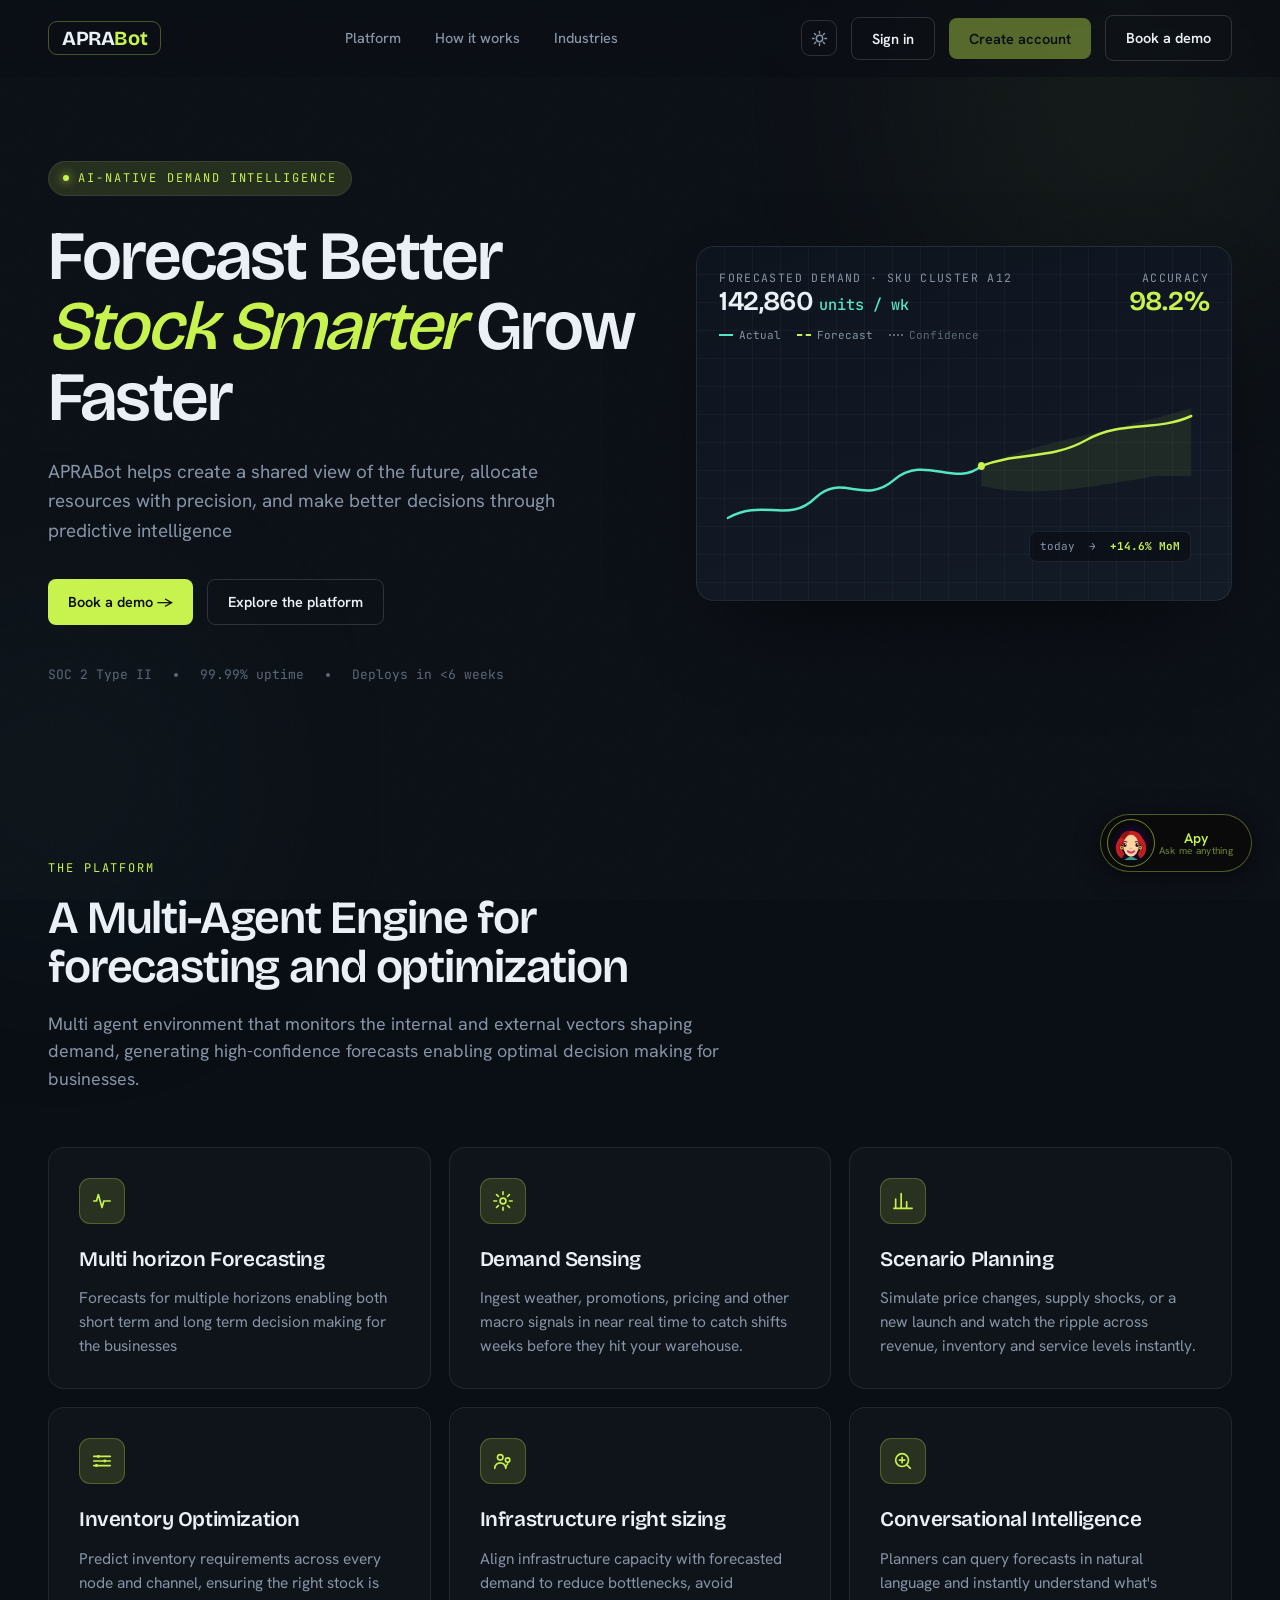
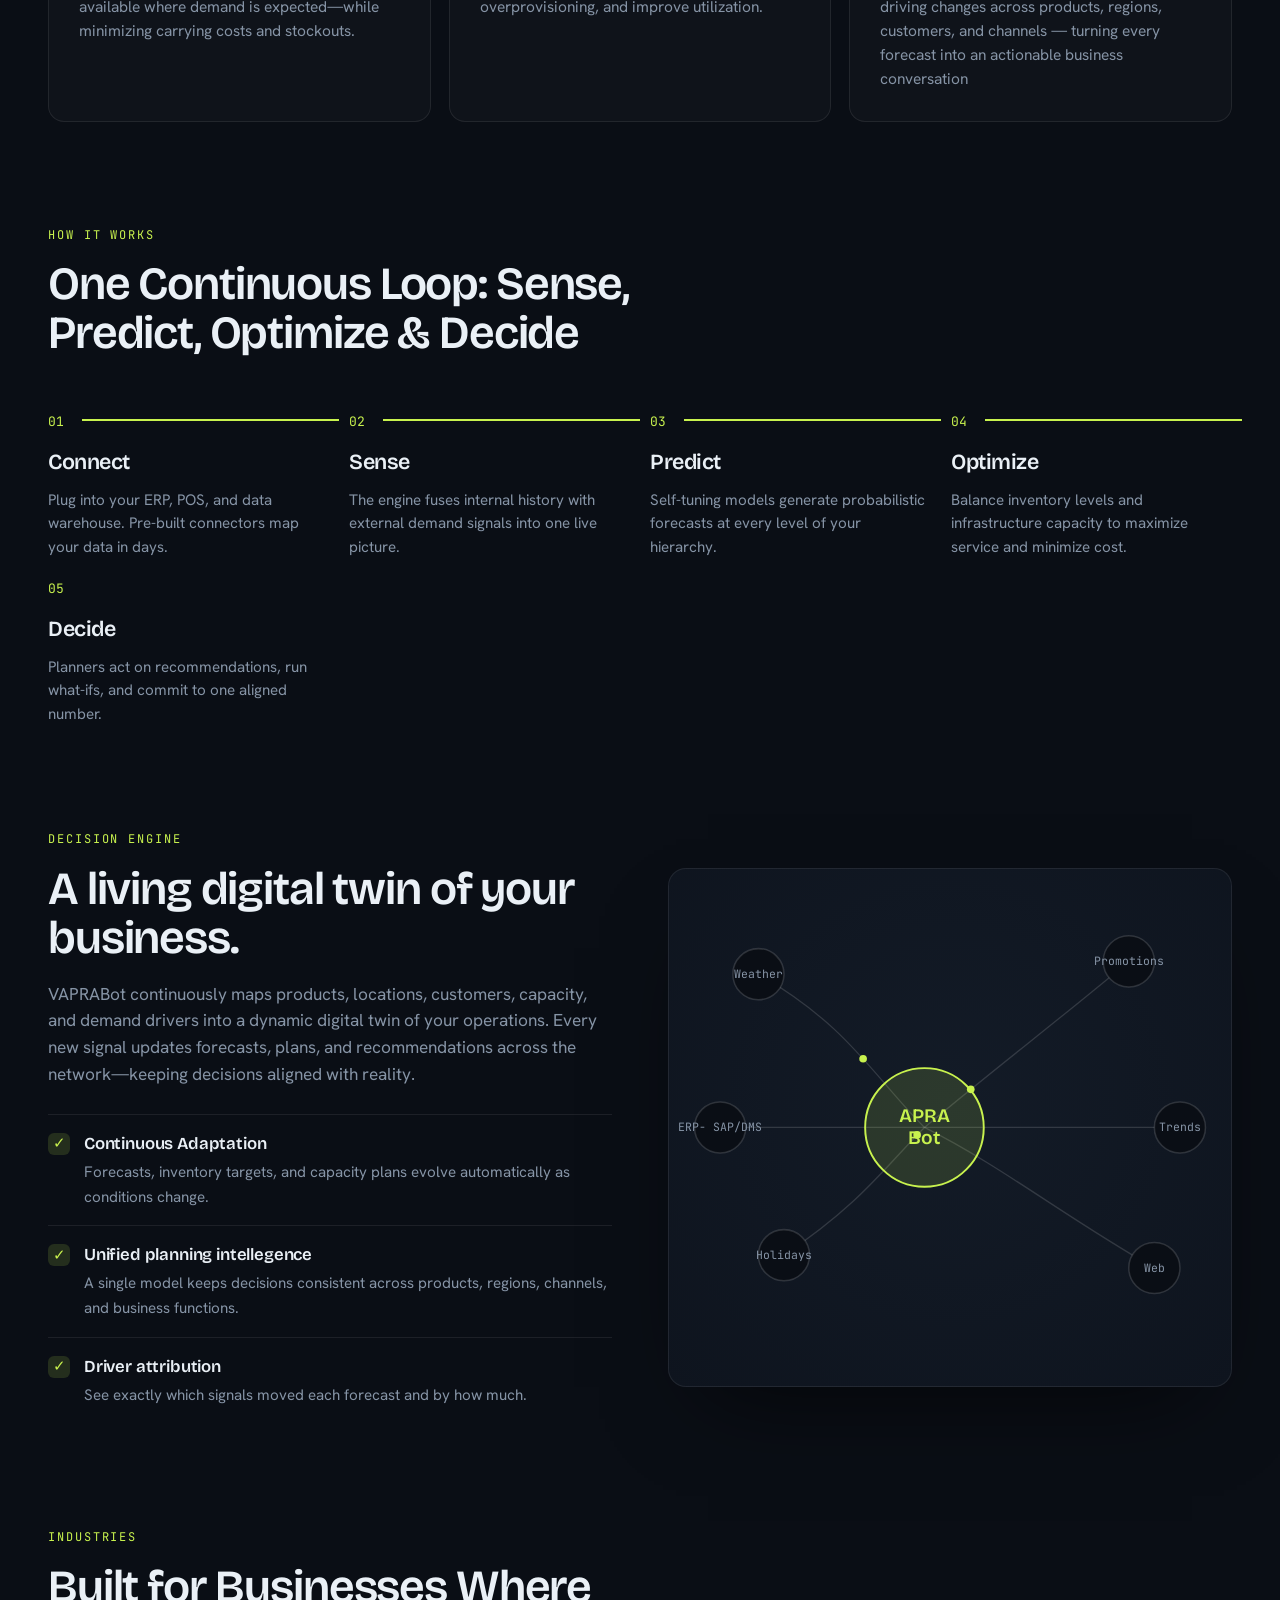
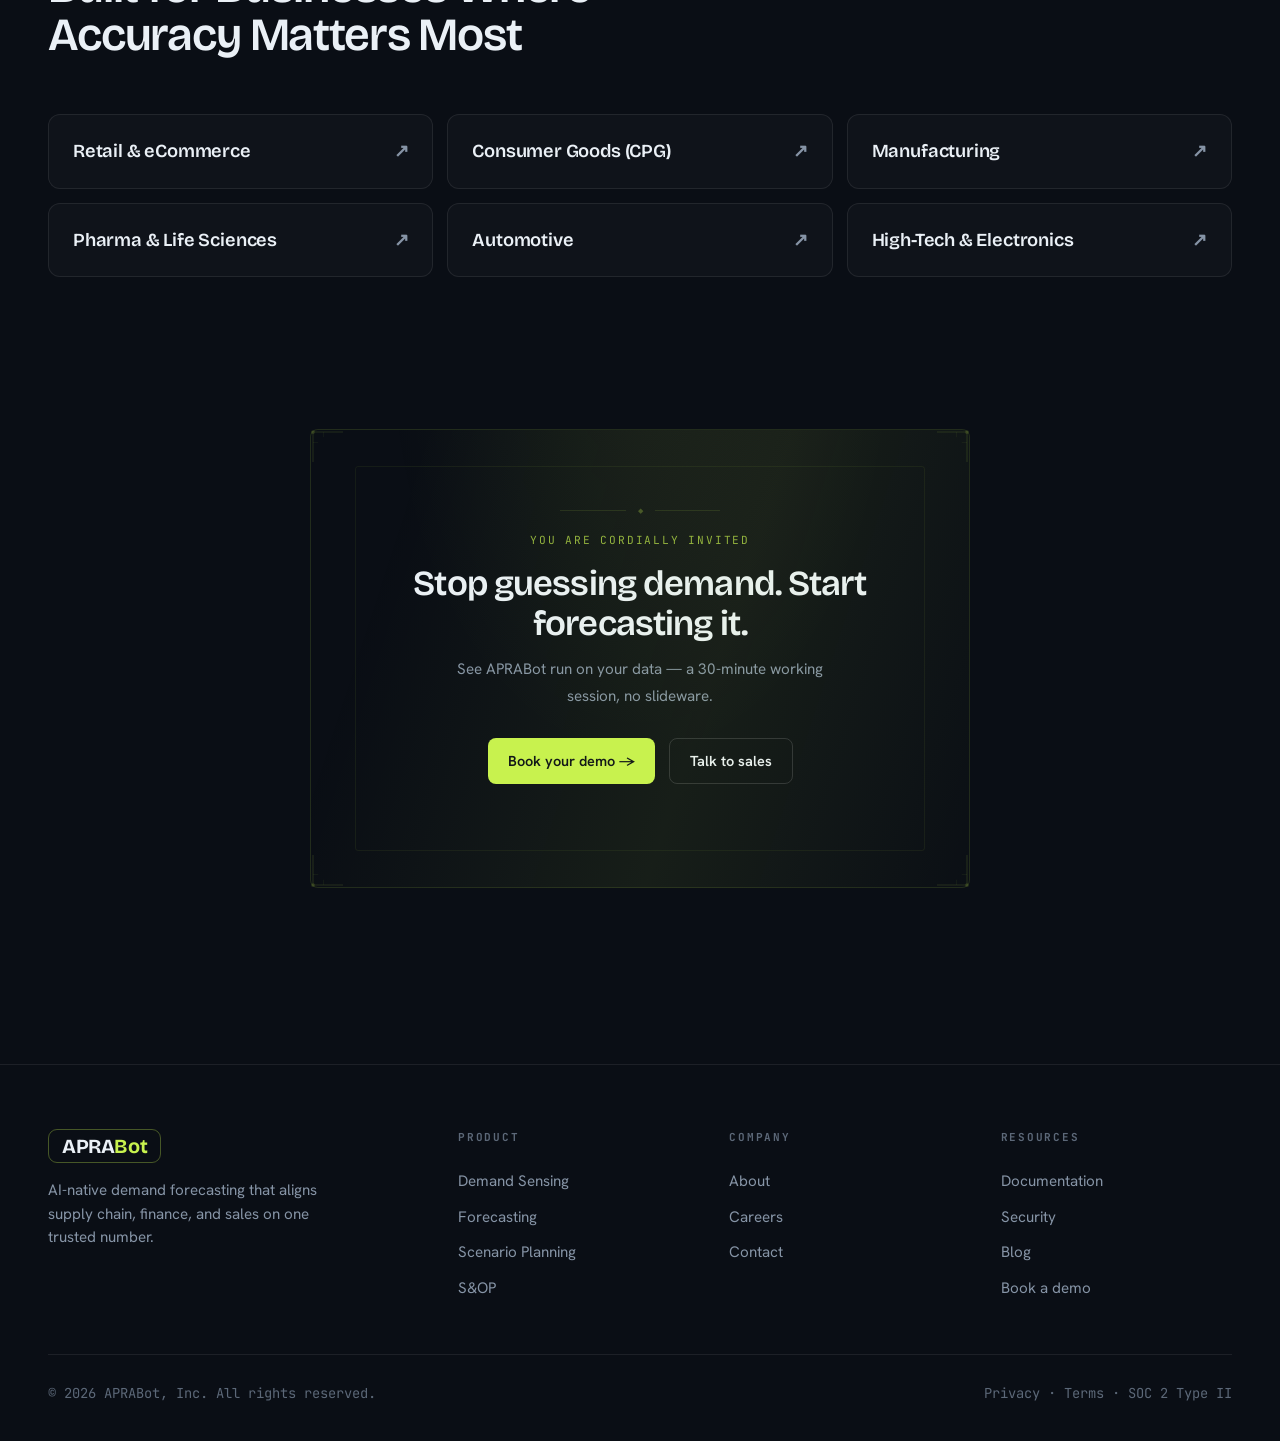
<file: index.html>
<!DOCTYPE html>
<html lang="en">
<head>
<script>document.documentElement.dataset.theme=localStorage.getItem('apraTheme')||'dark'</script>
<meta charset="UTF-8">
<meta name="viewport" content="width=device-width, initial-scale=1.0">
<title>APRABot — AI-Native Demand Forecasting</title>
<meta name="description" content="APRABot is an AI-native demand forecasting platform unifying sensing, prediction, scenario planning, and inventory optimization into one trusted forecast.">
<link rel="canonical" href="https://aprabot.com/">
<meta property="og:title" content="APRABot — AI-Native Demand Forecasting">
<meta property="og:description" content="APRABot is an AI-native demand forecasting platform unifying sensing, prediction, scenario planning, and inventory optimization into one trusted forecast.">
<meta property="og:url" content="https://aprabot.com/">
<meta property="og:site_name" content="APRABot">
<meta property="og:type" content="website">
<meta property="og:image" content="https://aprabot.com/images/og-image.png">
<meta name="twitter:card" content="summary_large_image">
<script type="application/ld+json">
{
  "@context": "https://schema.org",
  "@graph": [
    {
      "@type": "Organization",
      "name": "APRABot",
      "url": "https://aprabot.com/",
      "logo": "https://aprabot.com/apple-touch-icon.png",
      "email": "contact@aprabot.com"
    },
    {
      "@type": "WebSite",
      "name": "APRABot",
      "url": "https://aprabot.com/"
    }
  ]
}
</script>
<link rel="icon" type="image/svg+xml" href="favicon.svg">
<link rel="icon" type="image/png" sizes="32x32" href="favicon-32.png">
<link rel="icon" type="image/png" sizes="16x16" href="favicon-16.png">
<link rel="apple-touch-icon" href="apple-touch-icon.png">
<link rel="preconnect" href="https://fonts.googleapis.com">
<link rel="preconnect" href="https://fonts.gstatic.com" crossorigin>
<link href="https://fonts.googleapis.com/css2?family=Bricolage+Grotesque:opsz,wght@12..96,300..800&family=Hanken+Grotesk:wght@400;500;600;700&family=JetBrains+Mono:wght@400;500;600&display=swap" rel="stylesheet">
<link rel="stylesheet" href="css/styles.css">
</head>
<body>
<div class="grain"></div>
<div class="glow a"></div>
<div class="glow b"></div>

<header id="hdr">
  <div class="wrap">
    <nav>
      <div class="logo">
        <a href="/" class="wordmark">APRA<b>Bot</b></a>
      </div>
      <div class="navlinks">
        <a href="#platform">Platform</a>
        <a href="#how">How it works</a>
        <a href="#industries">Industries</a>
      </div>
      <div class="nav-cta">
        <button class="btn btn-ghost" onclick="openLogin()">Sign in</button>
        <button class="btn btn-pri" disabled title="Sign-ups are currently closed">Create account</button>
        <a href="#demo" class="btn btn-ghost nav-demo">Book a demo</a>
        <button class="menu-tg" aria-label="Menu">☰</button>
      </div>
    </nav>
  </div>
</header>

<!-- mobile sidebar overlay -->
<div id="mob-overlay" class="mob-overlay"></div>

<!-- mobile sidebar -->
<nav id="mob-sidebar" class="mob-sidebar" aria-hidden="true" aria-label="Mobile navigation">
  <div class="mob-sb-head">
    <a href="/" class="wordmark" onclick="closeMobSidebar()">APRA<b>Bot</b></a>
    <button id="mob-sb-close" class="mob-sb-x" aria-label="Close menu">
      <svg viewBox="0 0 24 24" fill="none" stroke="currentColor" stroke-width="2.5" stroke-linecap="round"><path d="M18 6L6 18M6 6l12 12"/></svg>
    </button>
  </div>
  <div class="mob-sb-links">
    <a href="#platform" class="mob-sb-link">
      <svg viewBox="0 0 24 24" fill="none" stroke="currentColor" stroke-width="1.8"><path d="M3 12h3l2-7 4 14 2-7h7" stroke-linecap="round" stroke-linejoin="round"/></svg>
      Platform
    </a>
    <a href="#how" class="mob-sb-link">
      <svg viewBox="0 0 24 24" fill="none" stroke="currentColor" stroke-width="1.8"><circle cx="12" cy="12" r="9"/><path d="M12 8v4l3 3" stroke-linecap="round"/></svg>
      How it works
    </a>
    <a href="#industries" class="mob-sb-link">
      <svg viewBox="0 0 24 24" fill="none" stroke="currentColor" stroke-width="1.8"><rect x="3" y="9" width="18" height="13" rx="2"/><path d="M8 9V7a4 4 0 0 1 8 0v2" stroke-linecap="round"/></svg>
      Industries
    </a>
    <a href="#demo" class="mob-sb-link mob-sb-link--accent">
      <svg viewBox="0 0 24 24" fill="none" stroke="currentColor" stroke-width="1.8"><rect x="3" y="4" width="18" height="18" rx="2"/><path d="M16 2v4M8 2v4M3 10h18" stroke-linecap="round"/></svg>
      Book a demo
    </a>
  </div>
  <div class="mob-sb-foot">
    <button class="btn btn-pri" style="width:100%;justify-content:center;margin-bottom:10px" disabled title="Sign-ups are currently closed">Create account →</button>
    <button class="btn btn-ghost" style="width:100%;justify-content:center" onclick="openLogin();closeMobSidebar()">Sign in</button>
  </div>
</nav>

<!-- HERO -->
<section class="hero">

  <div class="wrap">
    <div class="hero-grid">
      <div>
        <span class="eyebrow rv"><span class="dot"></span>AI-native demand intelligence</span>
        <h1 class="rv" style="transition-delay:.05s">Forecast Better <span class="em">Stock Smarter</span> Grow Faster</h1>
        <p class="lead rv" style="transition-delay:.1s">APRABot helps create a shared view of the future, allocate resources with precision, and make better decisions through predictive intelligence</p>
        <div class="hero-cta rv" style="transition-delay:.15s">
          <a href="#demo" class="btn btn-pri">Book a demo →</a>
          <a href="#platform" class="btn btn-ghost">Explore the platform</a>
        </div>
        <div class="trust rv" style="transition-delay:.2s">
          <span>SOC 2 Type II</span><span class="sep"></span>
          <span>99.99% uptime</span><span class="sep"></span>
          <span>Deploys in &lt;6 weeks</span>
        </div>
      </div>

      <!-- live forecast panel -->
      <div class="panel rv" style="transition-delay:.18s">
        <div class="panel-head">
          <div>
            <div class="t">Forecasted demand · SKU&nbsp;cluster A12</div>
            <div class="v">142,860 <small>units / wk</small></div>
          </div>
          <div style="text-align:right">
            <div class="t">Accuracy</div>
            <div class="v" style="color:var(--signal)">98.2%</div>
          </div>
        </div>
        <div class="legend">
          <span class="lg-actual"><i></i>Actual</span>
          <span class="lg-fore"><i></i>Forecast</span>
          <span style="color:var(--muted-2)"><i style="border-color:var(--muted-2);border-top-style:dotted"></i>Confidence</span>
        </div>
        <div class="chart">
          <svg viewBox="0 0 560 230" preserveAspectRatio="none">
            <!-- confidence cone -->
            <path class="cone" d="M300,118 C360,96 420,88 500,70 L540,60 L540,128 L500,128 C420,140 360,150 300,138 Z"
                  fill="rgba(200,242,78,.08)" stroke="none"/>
            <!-- actual (solid) -->
            <path class="draw" d="M10,170 C50,150 80,176 110,150 C140,124 165,158 200,132 C235,106 270,140 300,118"
                  fill="none" stroke="#54E6C4" stroke-width="2.5" stroke-linecap="round"/>
            <!-- forecast (dashed) -->
            <path class="draw" style="animation-delay:1.6s" d="M300,118 C340,104 380,112 420,92 C460,72 500,84 540,68"
                  fill="none" stroke="#C8F24E" stroke-width="2.5" stroke-linecap="round" stroke-dasharray="7 6"/>
            <circle class="cone" cx="300" cy="118" r="4" fill="#C8F24E"/>
          </svg>
          <div class="tick">today &nbsp;→&nbsp; <b>+14.6% MoM</b></div>
        </div>
      </div>
    </div>

  </div>
</section>


<!-- PLATFORM -->
<section class="sec" id="platform">
  <div class="wrap">
    <div class="sec-head rv">
      <span class="kicker">The platform</span>
      <h2>A Multi-Agent Engine for forecasting and optimization</h2>
      <p>Multi agent environment that monitors the internal and external vectors shaping demand, generating high-confidence forecasts enabling optimal decision making for businesses. </p>
    </div>
    <div class="cards">
      <div class="card rv">
        <div class="ic"><svg viewBox="0 0 24 24" fill="none" stroke="currentColor" stroke-width="1.8"><path d="M3 12h3l2-7 4 14 2-7h7" stroke-linecap="round" stroke-linejoin="round"/></svg></div>
        <h3>Multi horizon Forecasting</h3>
        <p>Forecasts for multiple horizons enabling both short term and long term decision making for the businesses</p>
      </div>
      <div class="card rv" style="transition-delay:.06s">
        <div class="ic"><svg viewBox="0 0 24 24" fill="none" stroke="currentColor" stroke-width="1.8"><circle cx="12" cy="12" r="3.2"/><path d="M12 2v3M12 19v3M2 12h3M19 12h3M5 5l2 2M17 17l2 2M19 5l-2 2M7 17l-2 2" stroke-linecap="round"/></svg></div>
         <h3>Demand Sensing</h3>
        <p>Ingest weather, promotions, pricing and other macro signals in near real time to catch shifts weeks before they hit your warehouse.</p>
      </div>
      <div class="card rv" style="transition-delay:.12s">
        <div class="ic"><svg viewBox="0 0 24 24" fill="none" stroke="currentColor" stroke-width="1.8"><path d="M4 20V10M10 20V4M16 20v-7M22 20H2" stroke-linecap="round" stroke-linejoin="round"/></svg></div>
        <h3>Scenario Planning</h3>
        <p>Simulate price changes, supply shocks, or a new launch and watch the ripple across revenue, inventory and service levels instantly.</p>
      </div>
      <div class="card rv">
        <div class="ic"><svg viewBox="0 0 24 24" fill="none" stroke="currentColor" stroke-width="1.8"><path d="M3 7h18M3 12h18M3 17h18" stroke-linecap="round"/><circle cx="8" cy="7" r="1.6" fill="currentColor" stroke="none"/><circle cx="15" cy="12" r="1.6" fill="currentColor" stroke="none"/><circle cx="6" cy="17" r="1.6" fill="currentColor" stroke="none"/></svg></div>
        <h3>Inventory Optimization</h3>
        <p>Predict inventory requirements across every node and channel, ensuring the right stock is available where demand is expected—while minimizing carrying costs and stockouts.</p>
      </div>
       <div class="card rv" style="transition-delay:.06s">
        <div class="ic"><svg viewBox="0 0 24 24" fill="none" stroke="currentColor" stroke-width="1.8"><circle cx="9" cy="8" r="3"/><circle cx="17" cy="11" r="2.4"/><path d="M3 20c0-3.3 2.7-6 6-6s6 2.7 6 6M15 20c0-2 .8-3.8 2-5" stroke-linecap="round"/></svg></div>
        <h3>Infrastructure right sizing</h3>
        <p>Align infrastructure capacity with forecasted demand to reduce bottlenecks, avoid overprovisioning, and improve utilization.</p>
      </div>
      <div class="card rv" style="transition-delay:.12s">
        <div class="ic"><svg viewBox="0 0 24 24" fill="none" stroke="currentColor" stroke-width="1.8"><circle cx="11" cy="11" r="7"/><path d="m20 20-3.5-3.5" stroke-linecap="round"/><path d="M11 8v6M8 11h6" stroke-linecap="round"/></svg></div>
        <h3>Conversational Intelligence</h3>
        <p>Planners can query forecasts in natural language and instantly understand what's driving changes across products, regions, customers, and channels — turning every forecast into an actionable business conversation</p>
      </div>
    </div>
  </div>
</section>

<!-- HOW -->
<section class="sec" id="how" style="padding-top:0">
  <div class="wrap">
    <div class="sec-head rv">
      <div>
        <span class="kicker">How it works</span>
        <h2>One Continuous Loop: Sense, Predict, Optimize & Decide</h2>
      </div>
    </div>
    <div class="flow">
      <div class="step rv"><span class="n">01</span><div class="bar"><i></i></div><h3>Connect</h3><p>Plug into your ERP, POS, and data warehouse. Pre-built connectors map your data in days.</p></div>
      <div class="step rv" style="transition-delay:.08s"><span class="n">02</span><div class="bar"><i></i></div><h3>Sense</h3><p>The engine fuses internal history with external demand signals into one live picture.</p></div>
      <div class="step rv" style="transition-delay:.16s"><span class="n">03</span><div class="bar"><i></i></div><h3>Predict</h3><p>Self-tuning models generate probabilistic forecasts at every level of your hierarchy.</p></div>
      <div class="step rv" style="transition-delay:.24s"><span class="n">04</span><div class="bar"><i></i></div><h3>Optimize</h3><p>Balance inventory levels and infrastructure capacity to maximize service and minimize cost.</p></div>
    <div class="step rv" style="transition-delay:.32s"><span class="n">05</span><div class="bar"><i></i></div><h3>Decide</h3><p>Planners act on recommendations, run what-ifs, and commit to one aligned number.</p></div>
    </div>
  </div>
</section>

<!-- BRAIN / DIGITAL TWIN -->
<section class="sec" id="decision-engine" style="padding-top:0">
  <div class="wrap">
    <div class="split">
      <div class="rv">
        <div class="de-head">
          <div>
            <span class="kicker">Decision engine</span>
            <h2>A living digital twin of your business.</h2>
          </div>
        </div>
        <div class="split-detail">
        <p style="color:var(--muted);font-size:1.08rem">VAPRABot continuously maps products, locations, customers, capacity, and demand drivers into a dynamic digital twin of your operations. Every new signal updates forecasts, plans, and recommendations across the network—keeping decisions aligned with reality.</p>
        <ul class="feat-list">
          <li><span class="ck">✓</span><div><b>Continuous Adaptation</b><span>Forecasts, inventory targets, and capacity plans evolve automatically as conditions change.</span></div></li>
          <li><span class="ck">✓</span><div><b>Unified planning intellegence</b><span>A single model keeps decisions consistent across products, regions, channels, and business functions.</span></div></li>
          <li><span class="ck">✓</span><div><b>Driver attribution</b><span>See exactly which signals moved each forecast and by how much.</span></div></li>
        </ul>
        </div>
      </div>
      <div class="brain rv">
        <svg viewBox="0 0 440 400">
          <!-- edges -->
          <g class="edge">
            <path d="M70,80 C140,120 160,160 200,200"/>
            <path d="M90,300 C150,260 170,230 200,200"/>
            <path d="M360,70 C300,120 260,150 200,200"/>
            <path d="M380,310 C310,270 260,230 200,200"/>
            <path d="M40,200 C120,200 150,200 200,200"/>
            <path d="M400,200 C320,200 250,200 200,200"/>
          </g>
          <!-- moving packets -->
          <circle class="pkt" r="3"><animateMotion dur="3s" repeatCount="indefinite" path="M70,80 C140,120 160,160 200,200"/></circle>
          <circle class="pkt" r="3"><animateMotion dur="3.6s" begin="-1s" repeatCount="indefinite" path="M360,70 C300,120 260,150 200,200"/></circle>
          <circle class="pkt" r="3"><animateMotion dur="4s" begin="-2s" repeatCount="indefinite" path="M90,300 C150,260 170,230 200,200"/></circle>
          <circle class="pkt" r="3"><animateMotion dur="3.2s" begin="-1.5s" repeatCount="indefinite" path="M400,200 C320,200 250,200 200,200"/></circle>
          <!-- satellite nodes -->
          <g>
            <circle class="node" cx="70" cy="80" r="20"/><text class="node-lab" x="70" y="83" text-anchor="middle">Weather</text>
            <circle class="node" cx="360" cy="70" r="20"/><text class="node-lab" x="360" y="73" text-anchor="middle">Promotions</text>
            <circle class="node" cx="90" cy="300" r="20"/><text class="node-lab" x="90" y="303" text-anchor="middle">Holidays</text>
            <circle class="node" cx="380" cy="310" r="20"/><text class="node-lab" x="380" y="313" text-anchor="middle">Web</text>
            <circle class="node" cx="40" cy="200" r="20"/><text class="node-lab" x="40" y="203" text-anchor="middle">ERP- SAP/DMS</text>
            <circle class="node" cx="400" cy="200" r="20"/><text class="node-lab" x="400" y="203" text-anchor="middle">Trends</text>
          </g>
          <!-- core -->
          <circle class="core" cx="200" cy="200" r="44">
            <animate attributeName="r" values="44;47;44" dur="3s" repeatCount="indefinite"/>
          </circle>
          <text x="200" y="196" text-anchor="middle" style="font-family:var(--display);font-weight:600;fill:var(--signal);font-size:15px">APRA</text>
          <text x="200" y="213" text-anchor="middle" style="font-family:var(--display);font-weight:600;fill:var(--signal);font-size:15px">Bot</text>
        </svg>
      </div>
    </div>
  </div>
</section>

<!-- INDUSTRIES -->
<section class="sec" id="industries" style="padding-top:0">
  <div class="wrap">
    <div class="sec-head rv">
      <div>
        <span class="kicker">Industries</span>
        <h2>Built for Businesses Where Accuracy Matters Most</h2>
      </div>
    </div>
    <div class="ind">
      <a href="#demo" class="rv">Retail &amp; eCommerce <span class="ar">↗</span></a>
      <a href="#demo" class="rv" style="transition-delay:.04s">Consumer Goods (CPG) <span class="ar">↗</span></a>
      <a href="#demo" class="rv" style="transition-delay:.08s">Manufacturing <span class="ar">↗</span></a>
      <a href="#demo" class="rv">Pharma &amp; Life Sciences <span class="ar">↗</span></a>
      <a href="#demo" class="rv" style="transition-delay:.04s">Automotive <span class="ar">↗</span></a>
      <a href="#demo" class="rv" style="transition-delay:.08s">High-Tech &amp; Electronics <span class="ar">↗</span></a>
    </div>
  </div>
</section>


<!-- CTA -->
<section class="sec" id="demo" style="padding-top:48px;padding-bottom:72px">
  <div class="wrap">
    <div class="cta-band rv">

      <!-- corner ornaments -->
      <svg class="inv-corn tl" viewBox="0 0 48 48" fill="none"><path d="M4 44 L4 4 L44 4" stroke="rgba(200,242,78,.3)" stroke-width="1.5"/><circle cx="4" cy="4" r="2.5" fill="#C8F24E" opacity=".35"/><line x1="4" y1="18" x2="11" y2="18" stroke="rgba(200,242,78,.15)" stroke-width="1"/><line x1="18" y1="4" x2="18" y2="11" stroke="rgba(200,242,78,.15)" stroke-width="1"/></svg>
      <svg class="inv-corn tr" viewBox="0 0 48 48" fill="none"><path d="M44 44 L44 4 L4 4" stroke="rgba(200,242,78,.3)" stroke-width="1.5"/><circle cx="44" cy="4" r="2.5" fill="#C8F24E" opacity=".35"/><line x1="44" y1="18" x2="37" y2="18" stroke="rgba(200,242,78,.15)" stroke-width="1"/><line x1="30" y1="4" x2="30" y2="11" stroke="rgba(200,242,78,.15)" stroke-width="1"/></svg>
      <svg class="inv-corn bl" viewBox="0 0 48 48" fill="none"><path d="M4 4 L4 44 L44 44" stroke="rgba(200,242,78,.3)" stroke-width="1.5"/><circle cx="4" cy="44" r="2.5" fill="#C8F24E" opacity=".35"/><line x1="4" y1="30" x2="11" y2="30" stroke="rgba(200,242,78,.15)" stroke-width="1"/><line x1="18" y1="44" x2="18" y2="37" stroke="rgba(200,242,78,.15)" stroke-width="1"/></svg>
      <svg class="inv-corn br" viewBox="0 0 48 48" fill="none"><path d="M44 4 L44 44 L4 44" stroke="rgba(200,242,78,.3)" stroke-width="1.5"/><circle cx="44" cy="44" r="2.5" fill="#C8F24E" opacity=".35"/><line x1="44" y1="30" x2="37" y2="30" stroke="rgba(200,242,78,.15)" stroke-width="1"/><line x1="30" y1="44" x2="30" y2="37" stroke="rgba(200,242,78,.15)" stroke-width="1"/></svg>

      <!-- inner border frame -->
      <div class="inv-frame">

        <div class="inv-div"><span></span><span class="inv-gem">◆</span><span></span></div>

        <span class="kicker inv-eyebrow">You are cordially invited</span>
        <h2 class="inv-h2">Stop guessing demand. <span class="em">Start forecasting it.</span></h2>
        <p class="inv-body">See APRABot run on your data — a 30-minute working session, no slideware.</p>

        <div class="hero-cta" style="justify-content:center;margin-top:28px">
          <a href="mailto:contact@aprabot.com" class="btn btn-pri">Book your demo →</a>
          <a href="tel:+919260901921" class="btn btn-ghost">Talk to sales</a>
        </div>

      </div>
    </div>
  </div>
</section>

<footer>
  <div class="wrap">
    <div class="foot-grid">
      <div>
        <div class="logo">
          <a href="/" class="wordmark">APRA<b>Bot</b></a>
        </div>
        <p>AI-native demand forecasting that aligns supply chain, finance, and sales on one trusted number.</p>
      </div>
      <div class="fcol">
        <h4>Product</h4>
        <a href="#platform">Demand Sensing</a>
        <a href="#platform">Forecasting</a>
        <a href="#platform">Scenario Planning</a>
        <a href="#platform">S&amp;OP</a>
      </div>
      <div class="fcol">
        <h4>Company</h4>
        <a href="about.html">About</a>
        <a href="careers.html">Careers</a>
        <a href="mailto:contact@aprabot.com">Contact</a>
      </div>
      <div class="fcol">
        <h4>Resources</h4>
        <a href="resources.html">Documentation</a>
        <a href="security.html">Security</a>
        <a href="blog-snop.html">Blog</a>
        <a href="#demo">Book a demo</a>
      </div>
    </div>
    <div class="foot-bot">
      <span>© 2026 APRABot, Inc. All rights reserved.</span>
      <span>Privacy · Terms · SOC 2 Type II</span>
    </div>
  </div>
</footer>

<!-- ===== LOGIN MODAL ===== -->
<div class="modal" id="loginModal" onclick="if(event.target===this)closeLogin()">
  <div class="login-card">
    <button class="x" onclick="closeLogin()" aria-label="Close">×</button>
    <div class="lg-logo">
      <span class="wordmark">APRA<b>Bot</b></span>
    </div>
    <div id="login-step1">
      <h3>Welcome back</h3>
      <p class="sub">Sign in to your demand planning workspace.</p>
      <form onsubmit="doLogin(event)">
        <div class="field">
          <label for="uid">Email</label>
          <input id="uid" type="email" placeholder="you@company.com" autocomplete="email">
        </div>
        <div class="field">
          <label for="pwd">Password</label>
          <input id="pwd" type="password" placeholder="••••••••" autocomplete="current-password">
        </div>
        <label class="remember-row">
          <input type="checkbox" id="rememberMe">
          <span>Keep me signed in</span>
        </label>
        <p id="auth-error" class="auth-error"></p>
        <button type="submit" class="btn btn-pri">Sign in →</button>
      </form>
      <p class="login-switch">No account? <button class="link-btn" disabled title="Sign-ups are currently closed">Create one free →</button></p>
    </div>

    <!-- Step 2: 2FA code — only shown when the account has 2FA enabled -->
    <div id="login-mfa-step" style="display:none">
      <h3>Enter your 2FA code</h3>
      <p class="sub">Open your authenticator app and enter the 6-digit code for APRABot.</p>
      <form onsubmit="doLoginMfa(event)">
        <div class="field">
          <label for="login-mfa-code">Authenticator code</label>
          <input id="login-mfa-code" type="text" inputmode="numeric" placeholder="123456" maxlength="6" autocomplete="one-time-code">
        </div>
        <p id="login-mfa-error" class="auth-error"></p>
        <button type="submit" class="btn btn-pri">Verify &amp; sign in →</button>
      </form>
    </div>

    <!-- Step 3: mandatory first-time 2FA enrollment — shown instead of
         login-mfa-step when this account has never set up 2FA before -->
    <div id="login-mfa-setup-step" style="display:none">
      <h3>Set up two-factor authentication</h3>
      <p class="sub">2FA is required for all APRABot accounts. Add this key to an authenticator app (Google Authenticator, Authy, 1Password), then enter the code it shows.</p>
      <div style="background:var(--ink);border:1px solid var(--line-2);border-radius:10px;padding:13px 14px;margin-bottom:16px">
        <div id="login-mfa-setup-qr" style="display:flex;justify-content:center;margin-bottom:12px"></div>
        <div style="font-family:var(--mono);font-size:11px;letter-spacing:.1em;text-transform:uppercase;color:var(--muted);margin-bottom:8px">Can't scan? Enter this key manually</div>
        <div id="login-mfa-setup-secret" style="font-family:var(--mono);font-size:15px;letter-spacing:.08em;color:var(--signal);word-break:break-all">—</div>
      </div>
      <form onsubmit="doLoginMfaSetup(event)">
        <div class="field">
          <label for="login-mfa-setup-code">Authenticator code</label>
          <input id="login-mfa-setup-code" type="text" inputmode="numeric" placeholder="123456" maxlength="6" autocomplete="one-time-code">
        </div>
        <p id="login-mfa-setup-error" class="auth-error"></p>
        <button type="submit" class="btn btn-pri">Verify &amp; sign in →</button>
      </form>
    </div>
  </div>
</div>

<!-- ===== SIGN-UP MODAL ===== -->
<div class="modal" id="signupModal" onclick="if(event.target===this)closeSignup()">
  <div class="login-card">
    <button class="x" onclick="closeSignup()" aria-label="Close">×</button>
    <div class="lg-logo">
      <span class="wordmark">APRA<b>Bot</b></span>
    </div>

    <!-- Step 1: register -->
    <div id="su-step1">
      <h3>Create your account</h3>
      <p class="sub">Start forecasting smarter in minutes.</p>
      <form onsubmit="doSignup(event)">
        <div class="field">
          <label for="su-email">Work email</label>
          <input id="su-email" type="email" placeholder="you@company.com" autocomplete="email">
        </div>
        <div class="field">
          <label for="su-pwd">Password</label>
          <input id="su-pwd" type="password" placeholder="••••••••" autocomplete="new-password">
          <ul class="pwd-reqs" id="pwdReqs">
            <li id="req-len"  class="req">8+ characters</li>
            <li id="req-upper" class="req">Uppercase</li>
            <li id="req-num"  class="req">Number</li>
            <li id="req-spec" class="req">Special char</li>
          </ul>
        </div>
        <div class="field">
          <label for="su-pwd2">Confirm password</label>
          <input id="su-pwd2" type="password" placeholder="••••••••" autocomplete="new-password">
        </div>
        <p id="su-error" class="auth-error"></p>
        <button type="submit" class="btn btn-pri">Create account →</button>
      </form>
      <p class="login-switch">Already have an account? <button class="link-btn" onclick="closeSignup();openLogin()">Sign in →</button></p>
    </div>

    <!-- Step 2: verify email -->
    <div id="su-step2" style="display:none">
      <h3>Check your email</h3>
      <p class="sub">We sent a 6-digit code to <strong id="su-sent-to"></strong>. Enter it below to verify your account.</p>
      <form onsubmit="doVerify(event)">
        <div class="field">
          <label for="su-code">Verification code</label>
          <input id="su-code" type="text" inputmode="numeric" placeholder="123456" maxlength="6" autocomplete="one-time-code">
        </div>
        <p id="su-verify-error" class="auth-error"></p>
        <button type="submit" class="btn btn-pri">Verify & sign in →</button>
      </form>
      <p class="login-switch"><button class="link-btn" onclick="resendCode()">Resend code</button></p>
    </div>
  </div>
</div>

<!-- dashboard lives at /dashboard — see dashboard/index.html -->
<div id="dashboard" style="display:none">
  <aside class="dside">
    <div class="logo">
      <span class="wordmark">APRA<b>Bot</b></span>
    </div>
    <ul class="dnav">
      <li class="active"><svg viewBox="0 0 24 24" fill="none" stroke="currentColor" stroke-width="1.8"><rect x="3" y="3" width="7" height="9" rx="1.5"/><rect x="14" y="3" width="7" height="5" rx="1.5"/><rect x="14" y="12" width="7" height="9" rx="1.5"/><rect x="3" y="16" width="7" height="5" rx="1.5"/></svg>Overview</li>
      <li><svg viewBox="0 0 24 24" fill="none" stroke="currentColor" stroke-width="1.8"><path d="M3 12h3l2-7 4 14 2-7h7" stroke-linecap="round" stroke-linejoin="round"/></svg>Forecasts</li>
      <li><svg viewBox="0 0 24 24" fill="none" stroke="currentColor" stroke-width="1.8"><path d="M4 20V10M10 20V4M16 20v-7M22 20H2" stroke-linecap="round" stroke-linejoin="round"/></svg>Scenarios</li>
      <li><svg viewBox="0 0 24 24" fill="none" stroke="currentColor" stroke-width="1.8"><path d="M3 7h18M3 12h18M3 17h18" stroke-linecap="round"/></svg>Inventory</li>
      <li><svg viewBox="0 0 24 24" fill="none" stroke="currentColor" stroke-width="1.8"><circle cx="12" cy="12" r="3"/><path d="M19 12a7 7 0 0 0-.1-1l2-1.5-2-3.4-2.3 1a7 7 0 0 0-1.7-1l-.3-2.5h-4l-.3 2.5a7 7 0 0 0-1.7 1l-2.3-1-2 3.4 2 1.5a7 7 0 0 0 0 2l-2 1.5 2 3.4 2.3-1a7 7 0 0 0 1.7 1l.3 2.5h4l.3-2.5a7 7 0 0 0 1.7-1l2.3 1 2-3.4-2-1.5c.1-.3.1-.6.1-1Z" stroke-linejoin="round"/></svg>Settings</li>
    </ul>
    <div class="signout" onclick="logout()">
      <svg viewBox="0 0 24 24" fill="none" stroke="currentColor" stroke-width="1.8" width="18" height="18"><path d="M9 21H5a2 2 0 0 1-2-2V5a2 2 0 0 1 2-2h4M16 17l5-5-5-5M21 12H9" stroke-linecap="round" stroke-linejoin="round"/></svg>
      Sign out
    </div>
  </aside>

  <div class="dmain">
    <div class="dtop">
      <div class="right">
        <div class="report-menu">
          <button class="dbtn" id="genReport">
            <svg viewBox="0 0 24 24" fill="none" stroke="currentColor" stroke-width="1.8" width="16" height="16"><path d="M14 2H6a2 2 0 0 0-2 2v16a2 2 0 0 0 2 2h12a2 2 0 0 0 2-2V8z" stroke-linejoin="round"/><path d="M14 2v6h6M8 13h8M8 17h6" stroke-linecap="round"/></svg>
            Generate report
            <svg viewBox="0 0 24 24" fill="none" stroke="currentColor" stroke-width="2" width="13" height="13"><path d="M6 9l6 6 6-6" stroke-linecap="round" stroke-linejoin="round"/></svg>
          </button>
          <div class="report-drop" id="reportDrop">
            <button data-act="pdf"><svg viewBox="0 0 24 24" fill="none" stroke="currentColor" stroke-width="1.7" width="15" height="15"><path d="M14 2H6a2 2 0 0 0-2 2v16a2 2 0 0 0 2 2h12a2 2 0 0 0 2-2V8z" stroke-linejoin="round"/><path d="M14 2v6h6" stroke-linejoin="round"/></svg>Forecast report (PDF)</button>
            <button data-act="csv"><svg viewBox="0 0 24 24" fill="none" stroke="currentColor" stroke-width="1.7" width="15" height="15"><path d="M21 15v4a2 2 0 0 1-2 2H5a2 2 0 0 1-2-2v-4M7 10l5 5 5-5M12 15V3" stroke-linecap="round" stroke-linejoin="round"/></svg>Export data (CSV)</button>
          </div>
        </div>
        <span class="bell"><svg viewBox="0 0 24 24" fill="none" stroke="currentColor" stroke-width="1.8" width="20" height="20"><path d="M6 8a6 6 0 0 1 12 0c0 7 3 9 3 9H3s3-2 3-9M10.3 21a1.94 1.94 0 0 0 3.4 0" stroke-linecap="round" stroke-linejoin="round"/></svg></span>
        <div class="uchip" onclick="logout()">
          <div class="av" id="userAvatar">U</div>
          <div><div class="nm" id="userName">User</div><div class="rl">Demand Planner</div></div>
        </div>
      </div>
    </div>

    <div class="dbody">
      <h2 class="dgreet">Welcome back, <span class="hl" id="greetName">there</span>.</h2>
      <p class="dsubtle">Shipped-units forecast accuracy — <b>2024 weekly backtest</b>, trained on 2022–2023, 1-week-ahead model.</p>

      <div class="kpis">
        <div class="kpi"><div class="t">Overall WAPE</div><div class="v" id="kpiWape">—</div><div class="d up">volume-weighted error · lower is better</div></div>
        <div class="kpi"><div class="t">SKUs forecasted</div><div class="v" id="kpiSkus">—</div><div class="d up">across the full catalog</div></div>
        <div class="kpi"><div class="t">Units forecasted</div><div class="v" id="kpiUnits">—</div><div class="d up">total shipped (52 wks)</div></div>
        <div class="kpi"><div class="t">Backtest horizon</div><div class="v">52<span style="font-size:1rem;color:var(--muted)"> wks</span></div><div class="d up">1-week-ahead, out-of-sample</div></div>
      </div>

      <div class="dgrid">
        <div class="dcard">
          <div class="ch" style="flex-wrap:wrap;gap:12px">
            <h4>Forecast vs actuals — shipped units</h4>
            <div style="display:flex;gap:10px;align-items:center;flex-wrap:wrap">
              <div class="sku-search">
                <input id="skuInput" list="skuList" placeholder="Search SKU… (blank = all)">
                <datalist id="skuList"></datalist>
              </div>
              <div class="seg" id="periodSeg">
                <button data-w="12">12W</button><button data-w="26">26W</button><button class="on" data-w="52">52W</button>
              </div>
            </div>
          </div>
          <div class="selbar">
            <span id="selName">All SKUs</span>
            <span class="selwape">selection WAPE&nbsp;<b id="selWape">—</b></span>
          </div>
          <div class="dchart" id="forecastChart">
            <canvas id="fcCanvas"></canvas>
            <div class="fc-tip" id="fcTip"></div>
          </div>
          <div class="chart-legend" id="fcLegend">
            <span class="lgd-item" data-k="a"><i style="background:#54E6C4"></i>Actual</span>
            <span class="lgd-item" data-k="f"><i style="background:#C8F24E;border-radius:0;height:0;border-top:2px dashed #C8F24E"></i>Forecast</span>
            <span class="lgd-item" data-k="w"><i style="background:#7AA2FF"></i>WAPE %</span>
          </div>
        </div>
        <div class="dcard">
          <div class="ch"><h4>Highest-volume SKUs</h4></div>
          <ul class="movers" id="moversList"></ul>
        </div>
      </div>

      <div class="dcard">
        <div class="ch"><h4>SKU forecast detail — top by volume</h4><span class="dsubtle" style="margin:0;font-size:.8rem">click a row to chart it</span></div>
        <div class="table-wrap">
          <table class="dtable">
            <thead><tr><th>SKU</th><th>Total units</th><th>Avg forecast / wk</th><th>WAPE</th><th>Accuracy</th><th>Status</th><th title="Forward-looking confidence, ranked by backtest volume">52-wk confidence</th></tr></thead>
            <tbody id="skuBody"></tbody>
          </table>
        </div>
      </div>
    </div>
  </div>

  <!-- ===== AI ANALYST CHATBOT ===== -->
  <button class="cb-launch" id="cbLaunch" aria-label="Open AI analyst">
    <svg viewBox="0 0 24 24" fill="none" stroke="currentColor" stroke-width="1.8"><path d="M12 3l1.6 4.2L18 8.8l-4.4 1.6L12 14.6l-1.6-4.2L6 8.8l4.4-1.6L12 3Z" stroke-linejoin="round"/><path d="M19 14l.8 2.2L22 17l-2.2.8L19 20l-.8-2.2L16 17l2.2-.8L19 14Z" stroke-linejoin="round"/></svg>
  </button>

  <div class="cb-panel" id="cbPanel" aria-hidden="true">
    <div class="cb-head">
      <div class="cb-id">
        <span class="cb-orb"></span>
        <div><b>Lyra</b><span>AI demand analyst</span></div>
      </div>
      <button class="cb-x" id="cbClose" aria-label="Close">×</button>
    </div>
    <div class="cb-body" id="cbBody"></div>
    <div class="cb-chips" id="cbChips">
      <button>What's our overall accuracy?</button>
      <button>Top selling SKUs</button>
      <button>Which SKUs forecast best?</button>
      <button>Worst week for error</button>
      <button>Is the model biased?</button>
    </div>
    <form class="cb-input" id="cbForm">
      <input id="cbText" placeholder="Ask about the forecast data…" autocomplete="off">
      <button type="submit" aria-label="Send">
        <svg viewBox="0 0 24 24" fill="none" stroke="currentColor" stroke-width="2"><path d="M5 12h14M13 6l6 6-6 6" stroke-linecap="round" stroke-linejoin="round"/></svg>
      </button>
    </form>
  </div>
</div>

<script src="js/data.js"></script>
<script src="js/main.js"></script>
<script src="js/theme.js"></script>
<script src="js/apy.js"></script>
<script src="js/qrcode-lib.js"></script>
<script src="js/session.js"></script>
<script src="js/auth.js"></script>
<script src="js/mfa.js"></script>
</body>
</html>
</file>
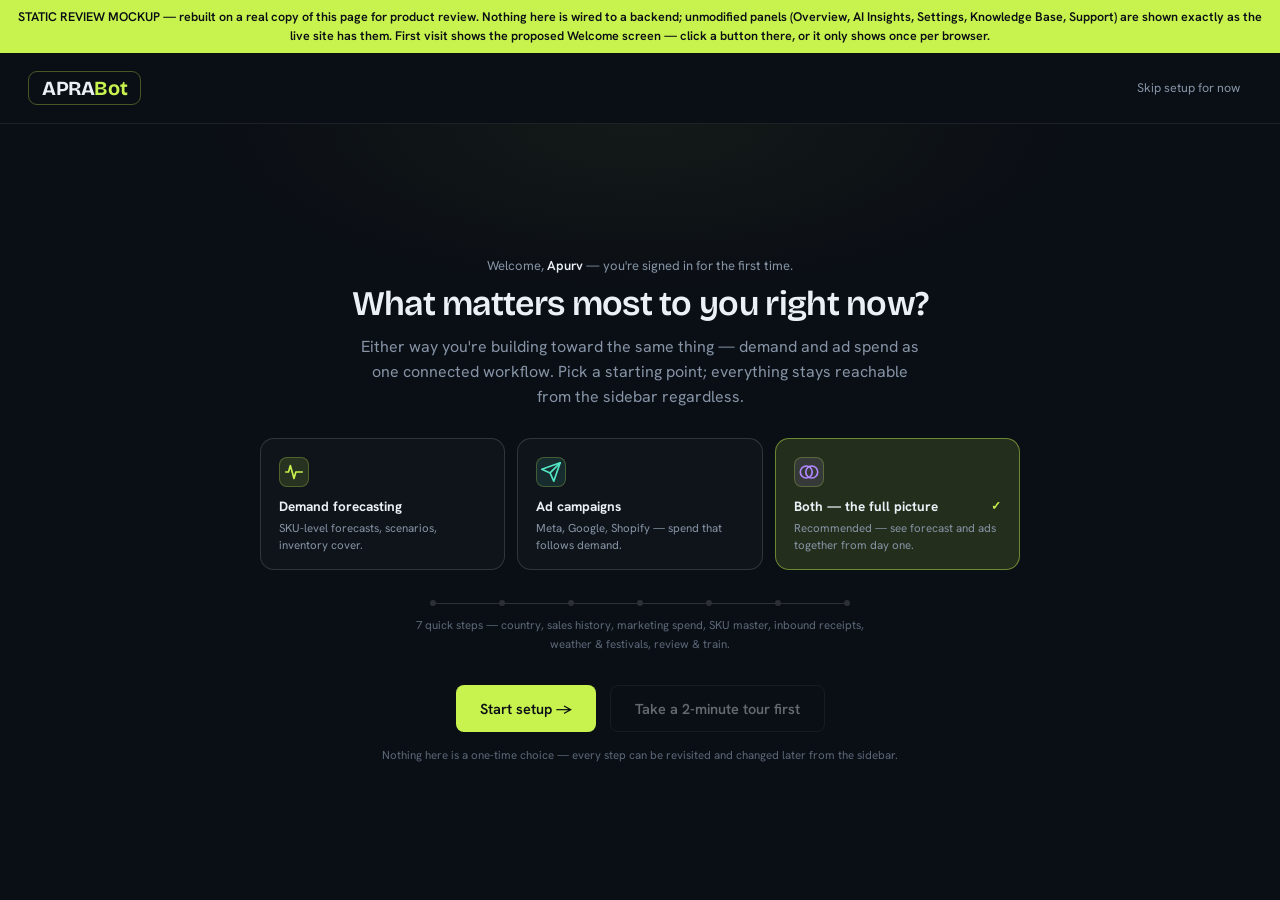
<file: redesign-mockup/dashboard/index.html>
<!DOCTYPE html>
<html lang="en">
<head>
<script>document.documentElement.dataset.theme=localStorage.getItem('apraTheme')||'dark'</script>
<!-- session guard disabled in this static review mockup — no real login
     needed to browse it, and file:// localStorage sharing is unreliable. -->
<meta charset="UTF-8">
<meta name="viewport" content="width=device-width, initial-scale=1.0">
<title>Dashboard — APRABot</title>
<link rel="icon" type="image/svg+xml" href="../../favicon.svg">
<link rel="icon" type="image/png" sizes="32x32" href="../../favicon-32.png">
<link rel="icon" type="image/png" sizes="16x16" href="../../favicon-16.png">
<link rel="apple-touch-icon" href="../../apple-touch-icon.png">
<link rel="preconnect" href="https://fonts.googleapis.com">
<link rel="preconnect" href="https://fonts.gstatic.com" crossorigin>
<link href="https://fonts.googleapis.com/css2?family=Bricolage+Grotesque:opsz,wght@12..96,300..800&family=Hanken+Grotesk:wght@400;500;600;700&family=JetBrains+Mono:wght@400;500;600&display=swap" rel="stylesheet">
<!-- leaflet.css not loaded — the map it styles belonged to the old onboarding
     wizard's serviceable-area step, replaced in this mockup. -->
<link rel="stylesheet" href="../../css/styles.css">
<style>
  html,body{height:100%;overflow:hidden}
  /* body becomes a flex column so #dashboard gets a real bounded height
     again (100vh minus the banner) instead of position:fixed's inset:0 —
     needed so .dside/.dmain's internal overflow:hidden regions have an
     actual viewport-relative height to clip/scroll against. Without this,
     #dashboard just grows to fit its tallest child (the sidebar, once it
     got long enough to need scrolling) and overflow is clipped with no
     way to reach it. */
  body{display:flex;flex-direction:column}
  #redesignMockupBanner{flex:none}
  #dashboard{position:static!important;z-index:auto!important;flex:1;min-height:0}

  /* Settings panel */
  .settings-body{padding:28px 32px;overflow-y:auto;flex:1;min-height:0}
  .settings-body h1{font-family:var(--display);font-weight:600;font-size:1.9rem;letter-spacing:-.025em;
    color:var(--text);margin-bottom:6px}
  .settings-body>.dsubtle{margin-bottom:28px}
  .scard{background:var(--ink-2);border:1px solid var(--line);border-radius:14px;padding:24px 26px;margin-bottom:18px;
    transition:border-color .2s}
  .scard-head{display:flex;align-items:center;gap:10px;margin-bottom:18px}
  .scard-ic{width:28px;height:28px;border-radius:8px;flex:0 0 auto;display:flex;align-items:center;justify-content:center}
  .scard-ic svg{width:14px;height:14px}
  .scard-ic.c-signal{background:var(--signal-soft);color:var(--signal);border:1px solid rgba(200,242,78,.25)}
  .scard-ic.c-mint{background:rgba(84,230,196,.14);color:var(--mint);border:1px solid rgba(84,230,196,.25)}
  .scard-ic.c-blue{background:rgba(122,162,255,.14);color:#7AA2FF;border:1px solid rgba(122,162,255,.25)}
  .scard h4{font-size:.8rem;text-transform:uppercase;letter-spacing:.08em;color:var(--muted);margin:0}
  .srow{display:flex;align-items:center;justify-content:space-between;gap:16px;padding:12px 6px;
    margin:0 -6px;border-radius:9px;transition:background .15s}
  .srow:hover{background:rgba(127,127,150,.06)}
  .srow+.srow{border-top:1px solid var(--line)}
  .srow-label{font-size:.9rem;font-weight:600;color:var(--text);margin-bottom:2px}
  .srow-desc{font-size:.78rem;color:var(--muted)}
  .sinput{flex:1;background:var(--ink);border:1px solid var(--line-2);border-radius:9px;padding:9px 13px;font-size:.85rem;color:var(--text);font-family:inherit;outline:none}
  .sinput:focus{border-color:var(--signal);box-shadow:0 0 0 3px var(--signal-soft)}
  .stest-msg{font-size:.8rem;margin-top:10px;min-height:18px}
  .stest-msg.ok{color:#54E6C4}.stest-msg.err{color:#ff6b6b}.stest-msg.warn{color:#ffcf5c}
  /* Boolean On/Off pills (Downloadable Report) get a semantic colour on
     top of the plain theme-pill look — green when the active state is
     "on", muted when it's "off" — so which sections are included reads
     at a glance instead of needing to read the button text. Scoped to
     [data-val] so this doesn't touch the theme/style/tone/rows pill
     groups, which aren't a boolean either/or. */
  .theme-pill button[data-val="on"].active{background:var(--signal-soft);color:var(--signal)}
  .theme-pill button[data-val="off"].active{background:rgba(127,127,150,.14);color:var(--muted)}
  .settings-avatar{width:40px;height:40px;border-radius:50%;background:linear-gradient(135deg,var(--signal),var(--mint));
    display:flex;align-items:center;justify-content:center;font-weight:700;color:#0A0E15;font-size:16px;flex:0 0 auto}

  /* Soft, non-blocking data-quality warnings on an onboarding upload —
     never stop the wizard or the upload itself, just flag things worth a
     second look (a missing column, an unparseable date, an implausible
     value). Amber, distinct from the red .err used for real upload
     failures. */
  .ob-warn-list{list-style:none;margin-top:8px;padding:10px 12px;
    background:rgba(255,207,92,.08);border:1px solid rgba(255,207,92,.25);border-radius:9px}
  .ob-warn-list li{display:flex;gap:8px;align-items:flex-start;font-size:12.5px;color:var(--text);line-height:1.5}
  .ob-warn-list li+li{margin-top:6px}
  .ob-warn-list li::before{content:'⚠';flex:none;color:#ffcf5c;font-size:12px;line-height:1.6}

  /* Theme pill toggle */
  .theme-pill{display:flex;background:var(--ink);border:1px solid var(--line-2);border-radius:100px;padding:3px;gap:3px}
  .theme-pill button{border:none;background:none;color:var(--muted);font-size:.8rem;font-family:inherit;padding:5px 14px;border-radius:100px;cursor:pointer;transition:all .15s;display:flex;align-items:center;gap:5px}
  .theme-pill button.active{background:var(--ink-3);color:var(--text);box-shadow:0 1px 4px rgba(0,0,0,.25)}

  /* Knowledge Base panel */
  .kb-editor{width:100%;min-height:360px;background:var(--ink);border:1px solid var(--line-2);border-radius:9px;
    padding:14px 16px;color:var(--text);font-family:var(--mono);font-size:12.5px;line-height:1.6;resize:vertical;outline:none}
  .kb-editor:focus{border-color:var(--signal);box-shadow:0 0 0 3px var(--signal-soft)}
  .kb-chat-body{border:1px solid var(--line);border-radius:9px;background:var(--ink);min-height:160px;max-height:340px;
    padding:16px;margin-bottom:12px}
  .kb-chat-form{display:flex;gap:8px}
  .kb-chat-form input{flex:1;background:var(--ink);border:1px solid var(--line-2);border-radius:9px;padding:10px 14px;
    color:var(--text);font-family:inherit;font-size:14px;outline:none}
  .kb-chat-form input:focus{border-color:var(--signal);box-shadow:0 0 0 3px var(--signal-soft)}
  #redesignMockupBanner{background:#C8F24E;color:#0A0E15;font-family:"Hanken Grotesk",sans-serif;
    font-size:12.5px;font-weight:600;text-align:center;padding:7px 12px}
  /* Note: #dashboard is already overridden to position:static!important
     elsewhere in this same file (true in the real page too, not something
     this mockup changed) — it's normal document flow, not a fixed overlay.
     So the banner just needs to be a normal (non-fixed) element placed
     before it in the DOM, same as the amplify copy's own banner — no
     special offset/JS needed. (First attempt made the banner position:fixed,
     which took it out of flow and let #dashboard render underneath/behind
     it instead of being pushed down — fixed here.) */

  /* Onboarding redesign: expandable sidebar group + status dots, matching
     the spec's own sidebar mockup. New CSS only — .dnav li itself is the
     real shared class, unchanged. */
  #dnavOnboardingToggle{justify-content:space-between}
  .dnav-group-badge{font-family:var(--mono);font-size:10px;color:var(--muted);flex:none}
  .dnav-chevron{flex:none;color:var(--muted-2);transition:transform .15s;margin-left:2px}
  #dnavOnboardingToggle.expanded .dnav-chevron{transform:rotate(90deg)}
  .dnav-sub{list-style:none;margin:0 0 3px;display:none}
  #dnavOnboardingToggle.expanded + .dnav-sub{display:block}
  .dnav-sub li{display:flex;align-items:center;gap:8px;padding:8px 14px 8px 34px;border-radius:9px;
    color:var(--muted);font-size:13px;cursor:pointer;margin-bottom:1px;transition:background .2s,color .2s}
  .dnav-sub li:hover{background:var(--panel);color:var(--text)}
  .dnav-sub li.active{background:var(--signal-soft);color:var(--signal)}
  .dnav-sub-note{margin-left:auto;font-family:var(--mono);font-size:10px;color:var(--muted-2)}
  .dnav-dot{width:7px;height:7px;border-radius:50%;flex:none}

  /* Collapsible Forecast/Ads sections — personalized from the Welcome
     screen's routing choice (apra_onboarding_focus). Collapse, never hide:
     the section label + chevron always stay, so nothing becomes
     undiscoverable, only deferred. */
  .dnav-section[data-group]{cursor:pointer;display:flex;align-items:center;gap:6px;user-select:none}
  .dnav-section[data-group]:hover{color:var(--muted)}
  .dnav-group-count{font-family:var(--mono);font-size:9.5px;color:var(--muted-2)}
  .dnav-section-chevron{flex:none;margin-left:auto;color:var(--muted-2);transition:transform .15s;transform:rotate(90deg)}
  .dnav-section.collapsed .dnav-section-chevron{transform:rotate(0deg)}
  .dnav-dot-done{background:var(--signal)}
  .dnav-dot-amber{background:#ffcf5c}
  .dnav-dot-empty{border:1.5px solid var(--muted-2);background:transparent}
  .dnav-dot-skipped{border:1.5px dashed var(--muted-2);background:transparent}

  /* Reused from the first mockup's own CSS, for the sub-step content and
     the new Discount Schemes panel. */
  .flowd{display:flex;flex-wrap:wrap;align-items:stretch;gap:0;margin:18px 0}
  .flowd-box{background:var(--panel);border:1px solid var(--line-2);border-radius:12px;padding:14px 16px;
    font-size:12.5px;min-width:150px;max-width:220px}
  .flowd-box b{display:block;font-family:var(--display);font-size:13.5px;margin-bottom:4px;color:var(--text)}
  .flowd-box.signal{border-color:rgba(200,242,78,.4);background:var(--signal-soft)}
  .flowd-box.mint{border-color:rgba(84,230,196,.35);background:rgba(84,230,196,.08)}
  .flowd-arrow{display:flex;align-items:center;justify-content:center;color:var(--muted-2);font-size:18px;padding:0 10px;flex:none}
  .flowd-col{display:flex;flex-direction:column;align-items:center;gap:4px}
  .flowd-label{font-family:var(--mono);font-size:10.5px;color:var(--muted);text-align:center;padding:2px 8px;white-space:nowrap}
  .donewhen{list-style:none;margin:14px 0 0;padding:16px 18px;background:var(--panel);
    border:1px solid var(--line);border-radius:12px}
  .donewhen .dw-title{font-family:var(--mono);font-size:11px;text-transform:uppercase;letter-spacing:.08em;
    color:var(--muted);margin-bottom:10px}
  .donewhen li{display:flex;gap:9px;align-items:flex-start;font-size:13px;padding:5px 0;color:var(--text)}
  .donewhen li::before{content:'✓';flex:none;color:var(--signal);font-weight:700;
    width:16px;height:16px;border-radius:5px;border:1px solid rgba(200,242,78,.35);
    background:var(--signal-soft);display:flex;align-items:center;justify-content:center;font-size:10px;margin-top:1px}

  /* Prominent in-content stepper — the sidebar's dot list can be fully
     collapsed (icon-only mode) or the Forecast group can be collapsed by
     the Welcome screen's routing choice, so this is the one progress
     indicator guaranteed visible while actually working through a step. */
  .ob-stepper{display:flex;align-items:flex-start;margin:0 0 26px}
  .ob-stepper-step{display:flex;flex-direction:column;align-items:center;gap:7px;flex:1;cursor:pointer;min-width:0}
  .ob-stepper-step .n{width:26px;height:26px;border-radius:50%;border:1.5px solid var(--line-2);
    display:flex;align-items:center;justify-content:center;font-family:"JetBrains Mono",monospace;
    font-size:11px;color:var(--muted-2);background:var(--ink);flex:none;transition:all .15s}
  .ob-stepper-step .lbl{font-size:10.5px;color:var(--muted-2);text-align:center;line-height:1.3;padding:0 2px}
  .ob-stepper-step.done .n{border-color:var(--signal);background:var(--signal);color:#0A0E15}
  .ob-stepper-step.done .lbl{color:var(--muted)}
  .ob-stepper-step.current .n{border-color:var(--signal);color:var(--signal);box-shadow:0 0 0 3px var(--signal-soft)}
  .ob-stepper-step.current .lbl{color:var(--text);font-weight:600}
  .ob-stepper-seg{flex:0 0 auto;width:100%;height:1px;background:var(--line-2);margin-top:13px;max-width:60px}

  .ob-nav-row{display:flex;justify-content:space-between;align-items:center;margin-top:24px;padding-top:20px;border-top:1px solid var(--line)}
  .ob-nav-row .spacer{flex:1}

  /* Country step: form on the left, a stylized (not survey-accurate) map
     diagram on the right that swaps shape when the selection changes. */
  .ob-country-grid{display:grid;grid-template-columns:1fr 1fr;gap:16px;align-items:stretch}
  .ob-map-card{display:flex;flex-direction:column;align-items:center;justify-content:center;padding:18px}
  .ob-map-svg{width:100%;max-width:220px;height:auto;aspect-ratio:1/1}
  .ob-map-shape path{fill:var(--signal);opacity:.9}
  .ob-map-label{margin-top:10px;font-family:var(--mono);font-size:11px;letter-spacing:.04em;color:var(--muted);text-transform:uppercase}
  @media(max-width:640px){.ob-country-grid{grid-template-columns:1fr}}
  .doc-note{border-left:3px solid var(--mint);background:rgba(84,230,196,.06);border-radius:0 10px 10px 0;
    padding:10px 14px;font-size:12.5px;color:var(--text);margin:14px 0}
  .doc-note b{color:var(--mint)}
  h2.sec{font-family:var(--display);font-weight:600;font-size:1.25rem;margin:30px 0 10px;letter-spacing:-.01em}
  h2.sec:first-child{margin-top:0}

  /* Overview — time horizon control, KPI row, trend chart, filter bar, results table */
  .ov-horizon-row{display:flex;align-items:center;gap:10px;margin-top:18px}
  .ov-horizon-label{font-size:13.5px;color:var(--muted);font-weight:500}
  .ov-filterbar{display:flex;gap:14px;flex-wrap:wrap;margin:18px 0 20px}
  .ov-filter{display:flex;align-items:center;gap:9px;background:var(--ink-3);border:1px solid var(--line-2);
    border-radius:10px;padding:8px 14px}
  .ov-filter label{font-family:var(--mono);font-size:10.5px;letter-spacing:.08em;text-transform:uppercase;color:var(--muted-2)}
  .ov-filter select{background:none;border:none;color:var(--text);font-family:var(--body);font-size:13.5px;
    font-weight:500;cursor:pointer}
  .ov-filter select:focus{outline:none}
  .ov-sort-ic{opacity:.5;font-size:10px}
  #fclyResultsTable tbody td:nth-child(n+7){font-family:var(--mono);font-size:12.5px}
  .fc-tabbar{margin:18px 0 20px;display:inline-flex}

  /* Inventory Requirement tab — locked horizon badge, interactive KPI tabs,
     filter bar, and sortable/filterable table with dynamic totals */
  .inv-locked-badge{display:inline-flex;align-items:center;gap:9px;background:var(--signal-soft);
    border:1px solid rgba(200,242,78,.3);color:var(--signal);padding:9px 14px;border-radius:10px;margin:18px 0 20px}
  .inv-locked-badge .inv-dates{font-family:var(--mono);font-size:11.5px;color:var(--text);
    border-left:1px solid rgba(200,242,78,.3);padding-left:9px}
  .inv-locked-badge .inv-lockpill{font-family:var(--mono);font-size:9.5px;letter-spacing:.08em;text-transform:uppercase;
    background:rgba(200,242,78,.22);padding:2px 7px;border-radius:5px;margin-left:2px}

  .inv-kpi-grid{display:grid;grid-template-columns:repeat(4,1fr);gap:12px;margin-bottom:18px}
  @media(max-width:980px){.inv-kpi-grid{grid-template-columns:1fr 1fr}}
  .inv-kpi-tab{text-align:left;background:var(--panel);border:1px solid var(--line);border-radius:12px;
    padding:14px 16px;cursor:pointer;transition:border-color .18s,transform .18s;font-family:inherit;color:inherit}
  .inv-kpi-tab:hover{transform:translateY(-2px);border-color:var(--line-2)}
  .inv-kpi-tab.active{border-color:var(--kpi-accent);box-shadow:0 0 0 1px var(--kpi-accent)}
  .inv-kpi-tab .inv-kpi-top{display:flex;align-items:center;justify-content:space-between;gap:8px}
  .inv-kpi-tab .inv-kpi-label{display:flex;align-items:center;gap:8px;font-size:12px;font-weight:500;color:var(--muted)}
  .inv-kpi-ic{width:24px;height:24px;border-radius:7px;display:flex;align-items:center;justify-content:center;flex:none;
    background:var(--kpi-accent-soft);color:var(--kpi-accent);border:1px solid var(--kpi-accent-line)}
  .inv-kpi-ic svg{width:13px;height:13px}
  .inv-kpi-tab .inv-kpi-hint{font-family:var(--mono);font-size:9.5px;letter-spacing:.06em;text-transform:uppercase;
    color:var(--kpi-accent);opacity:0;transition:opacity .15s}
  .inv-kpi-tab:hover .inv-kpi-hint{opacity:1}
  .inv-kpi-tab .inv-kpi-val-row{display:flex;align-items:baseline;justify-content:space-between;gap:8px;margin-top:10px}
  .inv-kpi-tab .inv-kpi-val{font-family:var(--display);font-weight:600;font-size:1.4rem;letter-spacing:-.02em;color:var(--text)}
  .inv-kpi-tab .inv-kpi-sub{font-family:var(--mono);font-size:11px;font-weight:600;color:var(--kpi-accent)}
  .inv-kpi-tab .inv-kpi-foot{display:flex;justify-content:space-between;gap:8px;margin-top:6px;font-size:11px;color:var(--muted-2)}
  .inv-kpi-tab .inv-kpi-foot span:last-child{font-family:var(--mono);color:var(--muted)}
  .inv-kpi-tab[data-kpi-tab="present"]{--kpi-accent:#7AA2FF;--kpi-accent-soft:rgba(122,162,255,.14);--kpi-accent-line:rgba(122,162,255,.3)}
  .inv-kpi-tab[data-kpi-tab="required"]{--kpi-accent:#C8F24E;--kpi-accent-soft:var(--signal-soft);--kpi-accent-line:rgba(200,242,78,.3)}
  .inv-kpi-tab[data-kpi-tab="intransit"]{--kpi-accent:#B296FF;--kpi-accent-soft:rgba(178,150,255,.14);--kpi-accent-line:rgba(178,150,255,.3)}
  .inv-kpi-tab[data-kpi-tab="openpo"]{--kpi-accent:#ffcf5c;--kpi-accent-soft:rgba(255,207,92,.14);--kpi-accent-line:rgba(255,207,92,.3)}

  .inv-filterbar{display:grid;grid-template-columns:repeat(4,1fr) 1.3fr;gap:12px;margin-bottom:18px}
  @media(max-width:980px){.inv-filterbar{grid-template-columns:1fr 1fr}}
  .inv-filter-field label{display:block;font-family:var(--mono);font-size:10px;letter-spacing:.08em;text-transform:uppercase;
    color:var(--muted-2);margin-bottom:6px}
  .inv-filter-field select,.inv-filter-field input{width:100%;background:var(--ink);border:1px solid var(--line-2);
    border-radius:9px;padding:8px 11px;font-size:12.5px;color:var(--text);font-family:inherit}
  .inv-filter-field select:focus,.inv-filter-field input:focus{outline:none;border-color:var(--signal)}
  .inv-filter-search{display:flex;gap:8px}
  .inv-filter-search input{flex:1}

  .inv-table-topbar{display:flex;justify-content:space-between;align-items:center;flex-wrap:wrap;gap:10px;
    padding:14px 20px;border-bottom:1px solid var(--line)}
  .inv-active-pill{display:inline-flex;align-items:center;gap:7px;font-size:11px;color:var(--signal);
    background:var(--signal-soft);border:1px solid rgba(200,242,78,.3);padding:4px 10px;border-radius:100px}
  .inv-active-pill button{background:none;border:none;color:var(--signal);cursor:pointer;font-size:13px;line-height:1;padding:0}
  .inv-note{font-size:11px;color:var(--muted-2)}
  .inv-freq-badge{font-family:var(--mono);font-size:10.5px;padding:3px 8px;border-radius:6px;border:1px solid;white-space:nowrap}
  #inventoryReqTable tbody td:nth-child(n+3):nth-child(-n+6){font-family:var(--mono)}
  #inventoryReqTable tbody tr:nth-child(even){background:rgba(255,255,255,.012)}
  #inventoryReqTfoot td{font-weight:600}

  /* Overview redesign — header/controls card, KPI strip, scenario matrix, opportunity cards */
  .ov-header-card{background:var(--panel);border:1px solid var(--line);border-radius:14px;padding:22px 24px;margin-bottom:16px}
  .ov-header-top{display:flex;justify-content:space-between;align-items:flex-start;gap:16px;flex-wrap:wrap}
  .ov-header-controls{display:flex;align-items:center;gap:10px;flex-wrap:wrap}
  .ov-daterange-btn{display:inline-flex;align-items:center;gap:7px;background:none;border:1px dashed var(--line-2);
    color:var(--muted);font-size:12px;padding:8px 13px;border-radius:9px;cursor:pointer;font-family:inherit}
  .ov-daterange-btn:hover{border-color:var(--muted);color:var(--text)}
  .ov-header-bottom{display:flex;align-items:center;gap:10px;flex-wrap:wrap;margin-top:16px;padding-top:16px;border-top:1px solid var(--line)}
  .ov-dropdown{position:relative}
  .ov-dropdown-btn{display:inline-flex;align-items:center;gap:7px;background:var(--ink-3);border:1px solid var(--line-2);
    color:var(--text);font-size:12px;padding:8px 13px;border-radius:9px;cursor:pointer;font-family:inherit}
  .ov-dropdown-btn:hover{border-color:var(--muted)}
  .ov-dropdown-btn .ov-muted{color:var(--muted)}
  .ov-dropdown-menu{position:absolute;left:0;top:calc(100% + 6px);min-width:240px;background:var(--ink-2);
    border:1px solid var(--line-2);border-radius:10px;padding:6px;z-index:20;box-shadow:0 14px 30px -10px rgba(0,0,0,.5)}
  .ov-dropdown-opt{display:flex;align-items:center;justify-content:space-between;width:100%;text-align:left;
    background:none;border:none;color:var(--muted);font-size:12.5px;padding:8px 10px;border-radius:7px;
    cursor:pointer;font-family:inherit}
  .ov-dropdown-opt:hover{background:var(--ink-3)}
  .ov-dropdown-opt.active{color:var(--text);font-weight:500}
  .ov-dropdown-opt .ov-check{opacity:0;color:var(--signal)}
  .ov-dropdown-opt.active .ov-check{opacity:1}
  .ov-notice{display:inline-flex;align-items:center;gap:7px;font-size:11.5px;color:var(--signal);
    background:var(--signal-soft);border:1px solid rgba(200,242,78,.25);padding:6px 11px;border-radius:7px}

  .ov-kpi-strip{display:grid;grid-template-columns:repeat(4,1fr);gap:10px;margin-bottom:16px}
  @media(max-width:780px){.ov-kpi-strip{grid-template-columns:1fr 1fr}}
  .ov-kpi-chip{background:var(--panel);border:1px solid var(--line);border-radius:10px;padding:12px 15px;
    display:flex;align-items:center;justify-content:space-between;gap:10px;transition:border-color .18s}
  .ov-kpi-chip:hover{border-color:var(--line-2)}
  .ov-kpi-chip>span:first-child{font-size:12px;color:var(--muted);white-space:nowrap}
  .ov-kpi-chip b{font-family:var(--display);font-weight:600;font-size:15px}
  .ov-kpi-chip b.ov-pos{color:var(--signal)}

  .ov-matrix-toolbar{display:flex;justify-content:space-between;align-items:center;gap:12px;flex-wrap:wrap;
    padding:16px 20px;border-bottom:1px solid var(--line)}
  .ov-matrix-table th{text-align:right}
  .ov-matrix-table td{text-align:right}
  .ov-matrix-table th:first-child,.ov-matrix-table td:first-child{text-align:left}
  .ov-plan-col{background:var(--signal-soft)!important;color:var(--text)!important;font-weight:600}
  .ov-plan-dot{display:inline-block;width:6px;height:6px;border-radius:50%;background:var(--signal);margin-right:6px}
  .ov-group-header{background:var(--ink-3);cursor:pointer;user-select:none}
  .ov-group-header:hover{background:var(--ink-2)}
  .ov-group-header td{padding:9px 20px!important;font-family:var(--mono);font-size:10.5px;letter-spacing:.1em;
    text-transform:uppercase;color:var(--muted);border-bottom:1px solid var(--line)}
  .ov-group-header .ov-group-sub{text-transform:none;letter-spacing:0;color:var(--muted-2);font-size:10.5px;margin-left:8px}
  .ov-group-header .ov-chevron{transition:transform .2s;float:right}
  .ov-group-header.collapsed .ov-chevron{transform:rotate(-90deg)}
  .ov-group-row.ov-row-hidden{display:none}
  .ov-group-row.ov-channel-match{background:rgba(200,242,78,.07)}
  .ov-group-row.ov-channel-dim{opacity:.35}
  .ov-group-row.ov-horizon-match{background:rgba(200,242,78,.07)}
  .ov-delta2{font-size:11px;font-family:var(--mono);margin-left:6px}
  .ov-delta2.up{color:var(--signal)}
  .ov-delta2.down{color:#ff8585}
  .ov-delta2.warn{color:#ffcf5c}

  .ov-opp-head{display:flex;justify-content:space-between;align-items:center;flex-wrap:wrap;gap:10px;
    padding-bottom:16px;margin-bottom:18px;border-bottom:1px solid var(--line)}
  .ov-opp-count{display:inline-flex;align-items:center;justify-content:center;min-width:22px;height:22px;
    padding:0 7px;border-radius:100px;background:var(--ink-3);border:1px solid var(--line-2);
    font-family:var(--mono);font-size:11px;color:var(--text)}
  .ov-opp-grid{display:grid;grid-template-columns:repeat(3,1fr);gap:16px}
  @media(max-width:980px){.ov-opp-grid{grid-template-columns:1fr}}
  .ov-opp-card{background:var(--panel);border:1px solid var(--line);border-left:3px solid var(--line-2);
    border-radius:12px;padding:18px 20px;transition:border-color .2s}
  .ov-opp-card:hover{border-color:var(--line-2)}
  .ov-opp-card.risk{border-left-color:#ff8585}
  .ov-opp-card.warn{border-left-color:#ffcf5c}
  .ov-opp-card.mint{border-left-color:#54E6C4}
  .ov-opp-ic{width:34px;height:34px;border-radius:9px;display:flex;align-items:center;justify-content:center;
    flex:none;margin-bottom:12px}
  .ov-opp-ic.risk{background:rgba(255,133,133,.12);color:#ff8585}
  .ov-opp-ic.warn{background:rgba(255,207,92,.12);color:#ffcf5c}
  .ov-opp-ic.mint{background:rgba(84,230,196,.12);color:#54E6C4}
  .ov-opp-eyebrow{font-family:var(--mono);font-size:10.5px;letter-spacing:.1em;text-transform:uppercase}
  .ov-opp-eyebrow.risk{color:#ff8585}
  .ov-opp-eyebrow.warn{color:#ffcf5c}
  .ov-opp-eyebrow.mint{color:#54E6C4}
  .ov-opp-card h4{font-family:var(--display);font-weight:600;font-size:14px;line-height:1.4;margin:6px 0 8px}
  .ov-opp-card p{color:var(--muted);font-size:12.5px;line-height:1.6;margin:0}
  .ov-opp-tags{display:flex;gap:6px;flex-wrap:wrap;margin-top:14px;padding-top:12px;border-top:1px solid var(--line)}
  .ov-opp-tag{font-family:var(--mono);font-size:10.5px;padding:3px 8px;border-radius:6px;background:var(--ink-3);color:var(--muted)}
  .ov-opp-tag.risk{background:rgba(255,133,133,.1);color:#ff8585}
  .ov-opp-tag.warn{background:rgba(255,207,92,.1);color:#ffcf5c}
  .ov-opp-tag.mint{background:rgba(84,230,196,.1);color:#54E6C4}

  .ov-modal-overlay{display:none;position:fixed;inset:0;background:rgba(10,14,21,.65);z-index:100;
    align-items:center;justify-content:center}
  .ov-modal-overlay.open{display:flex}
  .ov-modal-box{background:var(--ink-2);border:1px solid var(--line-2);border-radius:14px;padding:22px 24px;
    width:100%;max-width:380px}
  .ov-modal-box .field input{width:100%}
  .scope-line-row{display:grid;grid-template-columns:repeat(4,1fr);gap:10px;padding:10px;border:1px solid var(--line);
    border-radius:10px;margin-bottom:8px;font-size:12.5px}
  .scope-line-row .lbl{font-family:var(--mono);font-size:10px;text-transform:uppercase;color:var(--muted);margin-bottom:3px}
  .theme-pill{display:flex;background:var(--ink);border:1px solid var(--line-2);border-radius:100px;padding:3px;gap:3px}
  .theme-pill button{border:none;background:none;color:var(--muted);font-size:.8rem;font-family:inherit;padding:5px 14px;border-radius:100px;cursor:pointer;transition:all .15s;display:flex;align-items:center;gap:5px}
  .theme-pill button.active{background:var(--ink-3);color:var(--text);box-shadow:0 1px 4px rgba(0,0,0,.25)}
  .table-wrap{max-height:none;overflow:visible}

  /* Merged in from the Amplify copy — ads panels now live as flattened
     top-level sidebar items here instead of on a separate page. */
  .amp-connect-grid{display:grid;grid-template-columns:repeat(3,1fr);gap:16px;max-width:1100px}
  .amp-shop-input{background:var(--ink);border:1px solid var(--line-2);border-radius:8px;
    padding:7px 10px;font-size:12.5px;color:var(--text);font-family:inherit}
  .amp-connect-card{border:1px solid var(--line-2);border-radius:12px;padding:20px}
  .amp-connect-card h4{display:flex;align-items:center;gap:10px;margin-bottom:6px}
  .amp-connect-card .desc{color:var(--muted);font-size:13px;margin-bottom:14px}
  .pf-ic{flex-shrink:0;vertical-align:middle}
  .amp-connect-card .row{display:flex;justify-content:space-between;align-items:center;gap:10px}
  .amp-table{width:100%;border-collapse:collapse;font-size:13.5px}
  .amp-table th{text-align:left;font-size:11px;text-transform:uppercase;letter-spacing:.04em;color:var(--muted);
    padding:8px 10px;border-bottom:2px solid var(--line-2)}
  .amp-table td{padding:10px;border-bottom:1px solid var(--line);vertical-align:middle}
  .amp-table tbody tr:hover td{background:var(--panel)}
  .amp-table tbody tr.amp-group-start td{border-top:1px solid var(--line-2)}
  .amp-row-actions{display:flex;gap:6px}
  .amp-row-actions .dbtn{padding:5px 11px;font-size:12.5px}
  .amp-sku-thumb{width:38px;height:38px;border-radius:8px;object-fit:cover;background:var(--panel);
    border:1px solid var(--line);vertical-align:middle;margin-right:10px}
  .amp-thumb-placeholder{width:38px;height:38px;border-radius:8px;background:var(--panel);
    border:1px dashed var(--line-2);display:inline-flex;align-items:center;justify-content:center;
    vertical-align:middle;margin-right:10px;color:var(--muted);flex:none}
  .amp-variant-indent{color:var(--muted);margin-right:5px}
  .amp-catalog-kpis{display:grid;grid-template-columns:repeat(4,1fr);gap:12px;margin-bottom:18px}
  .amp-catalog-kpi{background:var(--panel);border:1px solid var(--line);border-radius:12px;padding:14px 16px}
  .amp-catalog-kpi .t{font-size:11px;text-transform:uppercase;letter-spacing:.04em;color:var(--muted);margin-bottom:4px}
  .amp-catalog-kpi .v{font-size:1.3rem;font-weight:600}
  .amp-empty-card{text-align:center;padding:34px 20px;border:1px dashed var(--line-2);border-radius:12px;color:var(--muted)}
  .amp-empty-card svg{margin-bottom:10px;opacity:.45}
  .amp-empty-card p{margin:0;font-size:13px}
  @media(max-width:880px){.amp-catalog-kpis{grid-template-columns:1fr 1fr}}
  .amp-sortable{cursor:pointer;user-select:none;white-space:nowrap}
  .amp-sortable:hover{color:var(--text)}
  .amp-sort-arrow{font-size:9px;margin-left:3px;opacity:.7}
  .amp-spinner{display:inline-block;width:11px;height:11px;border:2px solid currentColor;
    border-right-color:transparent;border-radius:50%;animation:amp-spin .7s linear infinite;
    vertical-align:-1px;margin-right:6px}
  @keyframes amp-spin{to{transform:rotate(360deg)}}
  .amp-chart-box{position:relative;height:220px}
  .amp-rec-card{border:1px solid var(--line-2);border-radius:12px;padding:18px 20px;display:flex;
    gap:18px;align-items:flex-start;flex-wrap:wrap;margin-bottom:14px}
  .amp-rec-thumb{width:56px;height:56px;border-radius:10px;object-fit:cover;background:var(--panel);
    border:1px solid var(--line);flex:none}
  .amp-rec-main{flex:1;min-width:220px}
  .amp-rec-main h4{margin:0 0 4px;display:flex;align-items:center;gap:8px}
  .amp-rec-why{list-style:none;margin:10px 0 0;padding:0;font-size:12.5px;color:var(--muted)}
  .amp-rec-why li{padding:3px 0;display:flex;gap:6px}
  .amp-rec-why li::before{content:'✓';color:var(--signal);flex:none}
  .amp-rec-stats{display:grid;grid-template-columns:repeat(2,1fr);gap:10px 18px;min-width:200px;font-size:13px}
  .amp-rec-stats .lbl{color:var(--muted);font-size:11px;text-transform:uppercase;letter-spacing:.04em}
  .amp-rec-stats .val{font-weight:600;font-size:15px;margin-top:2px}
  .amp-wiz-steps{display:flex;align-items:center;gap:8px;margin-bottom:20px;font-size:12.5px;color:var(--muted)}
  .amp-wiz-steps .step{display:flex;align-items:center;gap:6px}
  .amp-wiz-steps .step .n{width:20px;height:20px;border-radius:50%;background:var(--panel);
    border:1px solid var(--line-2);display:flex;align-items:center;justify-content:center;font-size:11px}
  .amp-wiz-steps .step.active{color:var(--text)}
  .amp-wiz-steps .step.active .n{background:var(--signal);color:#0A0E15;border-color:var(--signal)}
  .amp-wiz-steps .sep{width:28px;height:1px;background:var(--line-2)}
  .amp-wiz-body{display:grid;grid-template-columns:1fr 280px;gap:24px}
  .amp-wiz-main{display:grid;grid-template-columns:1fr 1fr;gap:16px}
  .amp-wiz-field{border:1px solid var(--line);border-radius:10px;padding:12px 14px}
  .amp-wiz-field .lbl{font-size:11px;text-transform:uppercase;letter-spacing:.04em;color:var(--muted)}
  .amp-wiz-field .val{font-weight:600;margin-top:3px}
  .amp-wiz-field .sub{font-size:11.5px;color:var(--muted);margin-top:2px}
  .amp-ad-preview{border:1px solid var(--line-2);border-radius:12px;padding:14px;background:var(--panel)}
  .amp-ad-card{border:1px solid var(--line);border-radius:10px;overflow:hidden;background:var(--bg);margin-top:10px}
  .amp-ad-card img{width:100%;height:140px;object-fit:cover;display:block;background:var(--line)}
  .amp-ad-card .body{padding:10px 12px}
  .amp-ad-card .cta{display:flex;justify-content:space-between;align-items:center;margin-top:6px}

  /* Sidebar section labels — groups the now-long flattened list into
     FORECAST / ADS / ACCOUNT instead of one undifferentiated list. */
  .dnav-section{padding:16px 14px 6px;font-family:var(--mono);font-size:10px;font-weight:600;
    letter-spacing:.08em;text-transform:uppercase;color:var(--muted-2);cursor:default;user-select:none}
  .dnav li.dnav-section:first-child{padding-top:4px}

  /* Icon-only collapsed mode: the shared stylesheet only ever hides
     li .lbl text (its original nav never had trailing badges or section
     labels). Without these, collapsed mode showed overflowing/garbled
     text — hide everything but the icon, same as the real .lbl rule. */
  .dside-collapsed .dnav li.dnav-section{display:none}
  .dside-collapsed .dnav li .dnav-group-badge,
  .dside-collapsed .dnav li .dnav-chevron,
  .dside-collapsed .dnav li .pill{display:none}
  .dside-collapsed .dnav-sub{display:none!important} /* icon-only width has no room for sub-step labels */

  /* Welcome screen — merged in from the standalone welcome mockup. Shown
     instead of #dashboard on a first-ever visit (no localStorage flag yet),
     full-bleed with no sidebar since a brand-new account has no data to
     show in the chrome around it. */
  #welcomeScreen{flex:1;min-height:0;display:flex;flex-direction:column;overflow-y:auto}

  .wv-topbar{
    flex:none;display:flex;align-items:center;justify-content:space-between;
    padding:18px 28px;border-bottom:1px solid var(--line);
  }
  .wv-skip-top{font-size:12.5px;color:var(--muted);text-decoration:none;padding:7px 12px;border-radius:8px;transition:color .15s,background .15s}
  .wv-skip-top:hover{color:var(--text);background:var(--panel)}

  .welcome-wrap{
    flex:1;display:flex;flex-direction:column;align-items:center;
    justify-content:center;padding:56px 24px 60px;text-align:center;position:relative;
  }
  .welcome-wrap::before{
    content:"";position:absolute;inset:0;z-index:0;pointer-events:none;
    background:radial-gradient(ellipse 50% 32% at 50% 0%,rgba(200,242,78,.05),transparent 70%);
  }
  .welcome-inner{position:relative;z-index:1;max-width:760px;width:100%}

  .wv-kicker{font-size:13px;color:var(--muted);margin-bottom:10px}
  .wv-kicker b{color:var(--text);font-weight:600}
  .welcome-wrap h1{
    font-family:var(--display);font-weight:600;letter-spacing:-.02em;
    font-size:clamp(1.7rem,2.7vw,2.2rem);margin-bottom:14px;
  }
  .welcome-wrap .lead{font-size:1rem;margin:0 auto 28px;text-align:center;max-width:560px}

  .wv-route{display:grid;grid-template-columns:repeat(3,1fr);gap:12px;margin:0 auto 30px}
  .wv-route-card{
    background:var(--panel);border:1px solid var(--line-2);border-radius:14px;
    padding:18px 18px 16px;text-align:left;cursor:pointer;font-family:inherit;
    transition:border-color .15s,background .15s,transform .15s;
  }
  .wv-route-card:hover{border-color:var(--line-2);background:var(--ink-3);transform:translateY(-1px)}
  .wv-route-card.active{border-color:rgba(200,242,78,.45);background:var(--signal-soft)}
  .wv-route-card .ic{width:30px;height:30px;border-radius:8px;display:flex;align-items:center;justify-content:center;margin-bottom:10px}
  .wv-route-card h4{font-size:13.5px;font-weight:700;margin-bottom:4px;color:var(--text);display:flex;align-items:center;gap:6px}
  .wv-route-card.active h4::after{content:"✓";color:var(--signal);font-size:12px;margin-left:auto}
  .wv-route-card p{font-size:11.5px;color:var(--muted);line-height:1.5;margin:0}

  .wv-stepper{display:flex;align-items:center;justify-content:center;max-width:420px;margin:0 auto 10px}
  .wv-stepper-dot{width:6px;height:6px;border-radius:50%;background:var(--line-2);flex:none}
  .wv-stepper-seg{flex:1;height:1px;background:var(--line-2)}
  .wv-stepper-caption{font-size:11.5px;color:var(--muted-2);max-width:480px;margin:0 auto 32px;line-height:1.6}

  .welcome-wrap .hero-cta{justify-content:center;margin-bottom:14px}
  .btn-lg{padding:13px 24px;font-size:14.5px}
  .wv-reassure{font-size:11.5px;color:var(--muted-2);margin:0}

  @media(max-width:620px){
    .wv-route{grid-template-columns:1fr}
  }

  /* The real .dside{overflow:hidden} (shared stylesheet) was always safe on
     the live site because its short nav list never exceeded one screen.
     This mockup's flattened sidebar (15 items + section labels) now does —
     make just the nav list scroll internally, logo/sign-out stay pinned. */
  .dnav{overflow-y:auto;min-height:0}
</style>
</head>
<body>

<div id="redesignMockupBanner">STATIC REVIEW MOCKUP — rebuilt on a real copy of this page for product review. Nothing here is wired to a backend; unmodified panels (Overview, AI Insights, Settings, Knowledge Base, Support) are shown exactly as the live site has them. First visit shows the proposed Welcome screen — click a button there, or it only shows once per browser.</div>

<div id="welcomeScreen">
  <div class="wv-topbar">
    <span class="wordmark">APRA<b>Bot</b></span>
    <a href="#" class="wv-skip-top" id="wvSkipLink">Skip setup for now</a>
  </div>
  <div class="welcome-wrap">
    <div class="welcome-inner">

      <p class="wv-kicker">Welcome, <b id="wvName">Apurv</b> — you're signed in for the first time.</p>
      <h1>What matters most to you right now?</h1>
      <p class="lead">Either way you're building toward the same thing — demand and ad spend as one connected workflow. Pick a starting point; everything stays reachable from the sidebar regardless.</p>

      <div class="wv-route" role="group" aria-label="Choose a starting focus" id="wvRoute">
        <button type="button" class="wv-route-card" data-focus="forecast">
          <div class="ic" style="background:var(--signal-soft)">
            <svg viewBox="0 0 24 24" width="17" height="17" fill="none" stroke="#C8F24E" stroke-width="1.8"><path d="M3 12h3l2-7 4 14 2-7h7" stroke-linecap="round" stroke-linejoin="round"/></svg>
          </div>
          <h4>Demand forecasting</h4>
          <p>SKU-level forecasts, scenarios, inventory cover.</p>
        </button>
        <button type="button" class="wv-route-card" data-focus="ads">
          <div class="ic" style="background:rgba(84,230,196,.12)">
            <svg viewBox="0 0 24 24" width="17" height="17" fill="none" stroke="#54E6C4" stroke-width="1.8"><path d="m22 2-7 20-4-9-9-4Z" stroke-linecap="round" stroke-linejoin="round"/><path d="M22 2 11 13" stroke-linecap="round" stroke-linejoin="round"/></svg>
          </div>
          <h4>Ad campaigns</h4>
          <p>Meta, Google, Shopify — spend that follows demand.</p>
        </button>
        <button type="button" class="wv-route-card active" data-focus="both">
          <div class="ic" style="background:rgba(179,136,255,.12)">
            <svg viewBox="0 0 24 24" width="17" height="17" fill="none" stroke="#B388FF" stroke-width="1.8"><circle cx="9" cy="12" r="6.5"/><circle cx="15" cy="12" r="6.5"/></svg>
          </div>
          <h4>Both — the full picture</h4>
          <p>Recommended — see forecast and ads together from day one.</p>
        </button>
      </div>

      <div class="wv-stepper" aria-hidden="true">
        <span class="wv-stepper-dot"></span><span class="wv-stepper-seg"></span>
        <span class="wv-stepper-dot"></span><span class="wv-stepper-seg"></span>
        <span class="wv-stepper-dot"></span><span class="wv-stepper-seg"></span>
        <span class="wv-stepper-dot"></span><span class="wv-stepper-seg"></span>
        <span class="wv-stepper-dot"></span><span class="wv-stepper-seg"></span>
        <span class="wv-stepper-dot"></span><span class="wv-stepper-seg"></span>
        <span class="wv-stepper-dot"></span>
      </div>
      <p class="wv-stepper-caption">7 quick steps — country, sales history, marketing spend, SKU master, inbound receipts, weather &amp; festivals, review &amp; train.</p>

      <div class="hero-cta">
        <button type="button" class="btn btn-pri btn-lg" id="wvSetupBtn">Start setup →</button>
        <button type="button" class="btn btn-ghost btn-lg" disabled title="Not wired in this static mockup — would launch the real guided product tour (tour.js)">Take a 2-minute tour first</button>
      </div>
      <p class="wv-reassure">Nothing here is a one-time choice — every step can be revisited and changed later from the sidebar.</p>

    </div>
  </div>
</div>

<div id="dashboard" class="open">
  <aside class="dside">
    <div class="logo">
      <span class="wordmark">APRA<b>Bot</b></span>
      <button class="dside-toggle" id="dsideToggle" aria-label="Collapse sidebar">
        <svg viewBox="0 0 24 24" fill="none" stroke="currentColor" stroke-width="2"><path d="M15 6l-6 6 6 6" stroke-linecap="round" stroke-linejoin="round"/></svg>
      </button>
    </div>
    <ul class="dnav">
      <li class="active" title="Overview"><svg viewBox="0 0 24 24" fill="none" stroke="currentColor" stroke-width="1.8"><rect x="3" y="3" width="7" height="9" rx="1.5"/><rect x="14" y="3" width="7" height="5" rx="1.5"/><rect x="14" y="12" width="7" height="9" rx="1.5"/><rect x="3" y="16" width="7" height="5" rx="1.5"/></svg><span class="lbl">Overview</span></li>
      <li title="Onboarding" id="dnavOnboardingToggle"><svg viewBox="0 0 24 24" fill="none" stroke="currentColor" stroke-width="1.8"><path d="M5 3v18" stroke-linecap="round"/><path d="M5 4h11l-2 4 2 4H5" stroke-linejoin="round"/></svg><span class="lbl">Onboarding</span><span class="dnav-group-badge" id="onboardingProgressBadge">3 of 6</span><svg class="dnav-chevron" viewBox="0 0 24 24" fill="none" stroke="currentColor" stroke-width="2" width="13" height="13"><path d="M9 18l6-6-6-6" stroke-linecap="round" stroke-linejoin="round"/></svg></li>
      <ul class="dnav-sub" id="onboardingSubNav">
        <li data-ob-step="country" class="active"><span class="dnav-dot dnav-dot-done"></span>1. Country</li>
        <li data-ob-step="sales"><span class="dnav-dot dnav-dot-done"></span>2. Sales data <span class="dnav-sub-note">12 scheme IDs</span></li>
        <li data-ob-step="spend"><span class="dnav-dot dnav-dot-skipped"></span>3. Marketing spend <span class="dnav-sub-note">none</span></li>
        <li data-ob-step="sku"><span class="dnav-dot dnav-dot-amber"></span>4. SKU master</li>
        <li data-ob-step="inbound"><span class="dnav-dot dnav-dot-empty"></span>5. Inbound receipts</li>
        <li data-ob-step="weather"><span class="dnav-dot dnav-dot-empty"></span>6. Weather &amp; festivals</li>
        <li data-ob-step="review"><span class="dnav-dot dnav-dot-empty"></span>7. Review &amp; train</li>
      </ul>

      <li class="dnav-section" data-group="forecast"><span class="lbl">Forecast</span><span class="dnav-group-count"></span><svg class="dnav-section-chevron" viewBox="0 0 24 24" fill="none" stroke="currentColor" stroke-width="2" width="12" height="12"><path d="M9 18l6-6-6-6" stroke-linecap="round" stroke-linejoin="round"/></svg></li>
      <li title="Discount Schemes" data-group="forecast"><svg viewBox="0 0 24 24" fill="none" stroke="currentColor" stroke-width="1.8"><circle cx="7.5" cy="7.5" r="2.5"/><circle cx="16.5" cy="16.5" r="2.5"/><path d="M19 5 5 19" stroke-linecap="round"/></svg><span class="lbl">Discount Schemes</span></li>
      <li title="Forecasts" data-group="forecast"><svg viewBox="0 0 24 24" fill="none" stroke="currentColor" stroke-width="1.8"><path d="M3 12h3l2-7 4 14 2-7h7" stroke-linecap="round" stroke-linejoin="round"/></svg><span class="lbl">Forecasts</span></li>
      <li title="Scenarios" data-group="forecast"><svg viewBox="0 0 24 24" fill="none" stroke="currentColor" stroke-width="1.8"><path d="M4 20V10M10 20V4M16 20v-7M22 20H2" stroke-linecap="round" stroke-linejoin="round"/></svg><span class="lbl">Scenarios</span></li>
      <li title="AI Insights" data-group="forecast"><svg viewBox="0 0 24 24" fill="none" stroke="currentColor" stroke-width="1.8"><path d="M12 3l1.6 4.2L18 8.8l-4.4 1.6L12 14.6l-1.6-4.2L6 8.8l4.4-1.6L12 3Z" stroke-linejoin="round"/><path d="M19 14l.8 2.2L22 17l-2.2.8L19 20l-.8-2.2L16 17l2.2-.8L19 14Z" stroke-linejoin="round"/></svg><span class="lbl">AI Insights</span></li>
      <li title="Inventory" data-group="forecast"><svg viewBox="0 0 24 24" fill="none" stroke="currentColor" stroke-width="1.8"><path d="M21 8l-9-5-9 5 9 5 9-5Z" stroke-linejoin="round"/><path d="M3 8v8l9 5 9-5V8M12 13v8" stroke-linecap="round" stroke-linejoin="round"/></svg><span class="lbl">Inventory</span></li>

      <li class="dnav-section" data-group="ads"><span class="lbl">Ads</span><span class="dnav-group-count"></span><svg class="dnav-section-chevron" viewBox="0 0 24 24" fill="none" stroke="currentColor" stroke-width="2" width="12" height="12"><path d="M9 18l6-6-6-6" stroke-linecap="round" stroke-linejoin="round"/></svg></li>
      <li title="Campaigns" data-group="ads"><svg viewBox="0 0 24 24" fill="none" stroke="currentColor" stroke-width="1.8"><path d="m22 2-7 20-4-9-9-4Z" stroke-linecap="round" stroke-linejoin="round"/><path d="M22 2 11 13" stroke-linecap="round" stroke-linejoin="round"/></svg><span class="lbl">Campaigns</span></li>
      <li title="Products" data-group="ads"><svg viewBox="0 0 24 24" fill="none" stroke="currentColor" stroke-width="1.8"><path d="M20.59 13.41 13.42 20.6a2 2 0 0 1-2.83 0L2 12V2h10l8.59 8.59a2 2 0 0 1 0 2.82Z" stroke-linecap="round" stroke-linejoin="round"/><circle cx="7" cy="7" r="1.5"/></svg><span class="lbl">Products</span></li>
      <li title="Performance" data-group="ads"><svg viewBox="0 0 24 24" fill="none" stroke="currentColor" stroke-width="1.8"><path d="m12 14 4-4" stroke-linecap="round"/><path d="M3.34 19a10 10 0 1 1 17.32 0" stroke-linecap="round"/></svg><span class="lbl">Performance</span></li>
      <li title="Integrations" data-group="ads"><svg viewBox="0 0 24 24" fill="none" stroke="currentColor" stroke-width="1.8"><path d="M9 17H7A5 5 0 0 1 7 7h2" stroke-linecap="round"/><path d="M15 7h2a5 5 0 1 1 0 10h-2" stroke-linecap="round"/><line x1="8" y1="12" x2="16" y2="12" stroke-linecap="round"/></svg><span class="lbl">Integrations</span></li>

      <li class="dnav-section">Account</li>
      <li title="Settings"><svg viewBox="0 0 24 24" fill="none" stroke="currentColor" stroke-width="1.8"><circle cx="12" cy="12" r="3"/><path d="M19 12a7 7 0 0 0-.1-1l2-1.5-2-3.4-2.3 1a7 7 0 0 0-1.7-1l-.3-2.5h-4l-.3 2.5a7 7 0 0 0-1.7 1l-2.3-1-2 3.4 2 1.5a7 7 0 0 0 0 2l-2 1.5 2 3.4 2.3-1a7 7 0 0 0 1.7 1l.3 2.5h4l.3-2.5a7 7 0 0 0 1.7-1l2.3 1 2-3.4-2-1.5c.1-.3.1-.6.1-1Z" stroke-linejoin="round"/></svg><span class="lbl">Settings</span></li>
      <li title="Knowledge Base"><svg viewBox="0 0 24 24" fill="none" stroke="currentColor" stroke-width="1.8"><path d="M4 19.5A2.5 2.5 0 0 1 6.5 17H20" stroke-linecap="round" stroke-linejoin="round"/><path d="M6.5 2H20v20H6.5A2.5 2.5 0 0 1 4 19.5v-15A2.5 2.5 0 0 1 6.5 2Z" stroke-linecap="round" stroke-linejoin="round"/><path d="M9 7h7M9 11h5" stroke-linecap="round"/></svg><span class="lbl">Knowledge Base</span></li>
      <li title="Support"><svg viewBox="0 0 24 24" fill="none" stroke="currentColor" stroke-width="1.8"><path d="M4 12a8 8 0 0 1 16 0" stroke-linecap="round"/><rect x="2" y="12" width="5" height="7" rx="2"/><rect x="17" y="12" width="5" height="7" rx="2"/><path d="M20 19a4 4 0 0 1-4 4h-2" stroke-linecap="round"/></svg><span class="lbl">Support</span></li>
    </ul>
    <div class="signout" onclick="logout()" title="Sign out">
      <svg viewBox="0 0 24 24" fill="none" stroke="currentColor" stroke-width="1.8" width="18" height="18"><path d="M9 21H5a2 2 0 0 1-2-2V5a2 2 0 0 1 2-2h4M16 17l5-5-5-5M21 12H9" stroke-linecap="round" stroke-linejoin="round"/></svg>
      <span class="lbl">Sign out</span>
    </div>
  </aside>

  <div class="dmain">
    <div class="dtop">
      <div class="right">
        <div class="report-menu">
          <button class="dbtn" id="genReport">
            <svg viewBox="0 0 24 24" fill="none" stroke="currentColor" stroke-width="1.8" width="16" height="16"><path d="M14 2H6a2 2 0 0 0-2 2v16a2 2 0 0 0 2 2h12a2 2 0 0 0 2-2V8z" stroke-linejoin="round"/><path d="M14 2v6h6M8 13h8M8 17h6" stroke-linecap="round"/></svg>
            Generate report
            <svg viewBox="0 0 24 24" fill="none" stroke="currentColor" stroke-width="2" width="13" height="13"><path d="M6 9l6 6 6-6" stroke-linecap="round" stroke-linejoin="round"/></svg>
          </button>
          <div class="report-drop" id="reportDrop">
            <button data-act="pdf"><svg viewBox="0 0 24 24" fill="none" stroke="currentColor" stroke-width="1.7" width="15" height="15"><path d="M14 2H6a2 2 0 0 0-2 2v16a2 2 0 0 0 2 2h12a2 2 0 0 0 2-2V8z" stroke-linejoin="round"/><path d="M14 2v6h6" stroke-linejoin="round"/></svg>Forecast report (PDF)</button>
            <button data-act="csv"><svg viewBox="0 0 24 24" fill="none" stroke="currentColor" stroke-width="1.7" width="15" height="15"><path d="M21 15v4a2 2 0 0 1-2 2H5a2 2 0 0 1-2-2v-4M7 10l5 5 5-5M12 15V3" stroke-linecap="round" stroke-linejoin="round"/></svg>Export data (CSV)</button>
          </div>
        </div>
        <div class="notif-menu">
          <span class="bell" id="notifBell"><svg viewBox="0 0 24 24" fill="none" stroke="currentColor" stroke-width="1.8" width="20" height="20"><path d="M6 8a6 6 0 0 1 12 0c0 7 3 9 3 9H3s3-2 3-9M10.3 21a1.94 1.94 0 0 0 3.4 0" stroke-linecap="round" stroke-linejoin="round"/></svg></span>
          <div class="notif-drop" id="notifDrop">
            <div class="notif-head">Notifications</div>
            <div id="notifList"></div>
            <p class="dsubtle" id="notifEmpty" style="margin:18px 0;text-align:center;font-size:12.5px;display:none">No notifications yet.</p>
          </div>
        </div>
        <div class="uchip" id="uChip">
          <div class="av" id="userAvatar">U</div>
          <div><div class="nm" id="userName">User</div><div class="rl">Demand Planner</div></div>
          <svg class="uchip-caret" viewBox="0 0 24 24" fill="none" stroke="currentColor" stroke-width="2.5" width="13" height="13"><path d="M6 9l6 6 6-6" stroke-linecap="round" stroke-linejoin="round"/></svg>
          <div class="uchip-drop" id="uDrop">
            <div class="udrop-name" id="uDropName">User</div>
            <div class="udrop-org" id="uDropOrg" style="display:none"></div>
            <hr class="udrop-sep">
            <button class="udrop-item" id="themeToggleBtn" onclick="toggleDashTheme()">
              <svg id="themeIcon" viewBox="0 0 24 24" fill="none" stroke="currentColor" stroke-width="1.8" width="15" height="15"><circle cx="12" cy="12" r="4.5"/><line x1="12" y1="2" x2="12" y2="4.5"/><line x1="12" y1="19.5" x2="12" y2="22"/><line x1="4.93" y1="4.93" x2="6.7" y2="6.7"/><line x1="17.3" y1="17.3" x2="19.07" y2="19.07"/><line x1="2" y1="12" x2="4.5" y2="12"/><line x1="19.5" y1="12" x2="22" y2="12"/><line x1="4.93" y1="19.07" x2="6.7" y2="17.3"/><line x1="17.3" y1="6.7" x2="19.07" y2="4.93"/></svg>
              <span id="themeLabel">Light mode</span>
            </button>
            <hr class="udrop-sep">
            <button class="udrop-item udrop-signout" onclick="logout()">
              <svg viewBox="0 0 24 24" fill="none" stroke="currentColor" stroke-width="1.8" width="15" height="15"><path d="M9 21H5a2 2 0 0 1-2-2V5a2 2 0 0 1 2-2h4M16 17l5-5-5-5M21 12H9" stroke-linecap="round" stroke-linejoin="round"/></svg>
              Sign out
            </button>
          </div>
        </div>
      </div>
    </div>

    <div class="dbody">
      <div class="ov-header-card">
        <div class="ov-header-top">
          <div>
            <div style="display:flex;align-items:center;gap:10px;flex-wrap:wrap">
              <h1 class="dgreet" style="margin-bottom:0">Welcome back, <span class="hl" id="greetName">there</span>.</h1>
              <span class="pill ok" id="ovPresetBadge">Calendar-year preset</span>
            </div>
            <p class="dsubtle" id="ovPeriodSubtitle" style="margin-top:8px;margin-bottom:0">
              Period <b style="color:var(--text)">22 Nov 2026 to 20 Nov 2027</b> (Last year: <b style="color:var(--text)">22 Nov 2025 to 21 Nov 2026</b>) <span style="color:var(--muted-2)">·</span> Includes calendar-year preset
            </p>
          </div>
          <div class="ov-header-controls">
            <svg viewBox="0 0 24 24" width="16" height="16" fill="none" stroke="currentColor" stroke-width="1.8" style="color:var(--muted)"><rect x="3" y="4" width="18" height="17" rx="2"/><path d="M3 9h18M8 2v4M16 2v4" stroke-linecap="round"/></svg>
            <div class="theme-pill" id="ovHorizonSeg2">
              <button class="active" data-h="52w" onclick="ovPickHorizon2(this)">Next 52 weeks</button>
              <button data-h="24w" onclick="ovPickHorizon2(this)">Next 24 weeks</button>
              <button data-h="4w" onclick="ovPickHorizon2(this)">Next 4 weeks</button>
            </div>
            <button type="button" class="ov-daterange-btn" onclick="ovOpenDateModal()">
              <svg viewBox="0 0 24 24" width="14" height="14" fill="none" stroke="currentColor" stroke-width="2"><path d="M8 7V3m8 4V3m-9 8h10M5 21h14a2 2 0 0 0 2-2V7a2 2 0 0 0-2-2H5a2 2 0 0 0-2 2v12a2 2 0 0 0 2 2Z" stroke-linecap="round" stroke-linejoin="round"/></svg>
              Date range
            </button>
          </div>
        </div>

        <div class="ov-header-bottom">
          <div class="ov-dropdown">
            <button type="button" class="ov-dropdown-btn" onclick="ovToggleDropdown('ovRunsMenu', event)">
              <svg viewBox="0 0 24 24" width="14" height="14" fill="none" stroke="var(--signal)" stroke-width="2"><path d="M9 17V7m0 10a2 2 0 0 1-2 2H5a2 2 0 0 1-2-2V7a2 2 0 0 1 2-2h2a2 2 0 0 1 2 2m0 10a2 2 0 0 0 2 2h2a2 2 0 0 0 2-2M9 7a2 2 0 0 1 2-2h2a2 2 0 0 1 2 2m0 10V7m0 10a2 2 0 0 0 2 2h2a2 2 0 0 0 2-2V7a2 2 0 0 0-2-2h-2a2 2 0 0 0-2 2" stroke-linecap="round" stroke-linejoin="round"/></svg>
              <span class="ov-muted">Runs:</span> <b id="ovRunsLabel">Committed plan + 2 scenarios</b>
              <svg viewBox="0 0 24 24" width="12" height="12" fill="none" stroke="currentColor" stroke-width="2" style="color:var(--muted)"><path d="M19 9l-7 7-7-7" stroke-linecap="round" stroke-linejoin="round"/></svg>
            </button>
            <div class="ov-dropdown-menu" id="ovRunsMenu" style="display:none">
              <button type="button" class="ov-dropdown-opt active" data-runs="all" onclick="ovPickRuns(this)"><span>Committed plan + 2 scenarios</span><svg class="ov-check" viewBox="0 0 24 24" width="13" height="13" fill="none" stroke="currentColor" stroke-width="2.5"><path d="M5 13l4 4L19 7" stroke-linecap="round" stroke-linejoin="round"/></svg></button>
              <button type="button" class="ov-dropdown-opt" data-runs="committed" onclick="ovPickRuns(this)"><span>Committed plan only</span><svg class="ov-check" viewBox="0 0 24 24" width="13" height="13" fill="none" stroke="currentColor" stroke-width="2.5"><path d="M5 13l4 4L19 7" stroke-linecap="round" stroke-linejoin="round"/></svg></button>
              <button type="button" class="ov-dropdown-opt" data-runs="s1" onclick="ovPickRuns(this)"><span>Committed plan + Scenario 1</span><svg class="ov-check" viewBox="0 0 24 24" width="13" height="13" fill="none" stroke="currentColor" stroke-width="2.5"><path d="M5 13l4 4L19 7" stroke-linecap="round" stroke-linejoin="round"/></svg></button>
            </div>
          </div>
          <div class="ov-dropdown">
            <button type="button" class="ov-dropdown-btn" onclick="ovToggleDropdown('ovChannelMenu', event)">
              <svg viewBox="0 0 24 24" width="14" height="14" fill="none" stroke="var(--muted)" stroke-width="2"><path d="M3 4a1 1 0 0 1 1-1h16a1 1 0 0 1 1 1v2.586a1 1 0 0 1-.293.707l-6.414 6.414a1 1 0 0 0-.293.707V17l-4 4v-6.586a1 1 0 0 0-.293-.707L3.293 7.293A1 1 0 0 1 3 6.586V4Z" stroke-linecap="round" stroke-linejoin="round"/></svg>
              <span class="ov-muted">Channel:</span> <b id="ovChannelLabel">All</b>
              <svg viewBox="0 0 24 24" width="12" height="12" fill="none" stroke="currentColor" stroke-width="2" style="color:var(--muted)"><path d="M19 9l-7 7-7-7" stroke-linecap="round" stroke-linejoin="round"/></svg>
            </button>
            <div class="ov-dropdown-menu" id="ovChannelMenu" style="display:none">
              <button type="button" class="ov-dropdown-opt active" data-channel="all" onclick="ovPickChannel(this)"><span>All channels</span><svg class="ov-check" viewBox="0 0 24 24" width="13" height="13" fill="none" stroke="currentColor" stroke-width="2.5"><path d="M5 13l4 4L19 7" stroke-linecap="round" stroke-linejoin="round"/></svg></button>
              <button type="button" class="ov-dropdown-opt" data-channel="channelA" onclick="ovPickChannel(this)"><span>Channel A focus</span><svg class="ov-check" viewBox="0 0 24 24" width="13" height="13" fill="none" stroke="currentColor" stroke-width="2.5"><path d="M5 13l4 4L19 7" stroke-linecap="round" stroke-linejoin="round"/></svg></button>
              <button type="button" class="ov-dropdown-opt" data-channel="channelB" onclick="ovPickChannel(this)"><span>Channel B focus</span><svg class="ov-check" viewBox="0 0 24 24" width="13" height="13" fill="none" stroke="currentColor" stroke-width="2.5"><path d="M5 13l4 4L19 7" stroke-linecap="round" stroke-linejoin="round"/></svg></button>
            </div>
          </div>
          <div class="ov-notice" id="ovHorizonNotice" style="display:none">
            <svg viewBox="0 0 24 24" width="13" height="13" fill="none" stroke="currentColor" stroke-width="2"><path d="M13 16h-1v-4h-1m1-4h.01M21 12a9 9 0 1 1-18 0 9 9 0 0 1 18 0Z" stroke-linecap="round" stroke-linejoin="round"/></svg>
            <span id="ovHorizonNoticeText"></span>
          </div>
        </div>
      </div>

      <div class="ov-kpi-strip">
        <div class="ov-kpi-chip"><span>Sales Qty</span><div style="display:flex;align-items:center;gap:8px"><b>21.0 M</b><span class="pill ok">+14.1% YoY</span></div></div>
        <div class="ov-kpi-chip"><span>Revenue</span><div style="display:flex;align-items:center;gap:8px"><b>640 M</b><span class="pill ok">+15.9%</span></div></div>
        <div class="ov-kpi-chip"><span>Rev Growth</span><div style="display:flex;align-items:center;gap:8px"><b class="ov-pos">+14.1%</b><span class="pill ok">+6.0 pt</span></div></div>
        <div class="ov-kpi-chip"><span>Full Yr WAPE</span><div style="display:flex;align-items:center;gap:8px"><b>22%</b><span class="pill">14% 12w</span></div></div>
      </div>

      <div class="dcard" style="padding:0;overflow:hidden">
        <div class="ov-matrix-toolbar">
          <div>
            <h4 style="display:inline-block;margin:0">Plan &amp; Scenario Comparison Matrix</h4>
            <span class="dsubtle" style="margin:0 0 0 8px;font-size:.78rem;display:inline">Variances benchmarked vs. Committed plan</span>
          </div>
          <button type="button" class="dbtn" id="ovToggleAllGroupsBtn" onclick="ovToggleAllGroups()" style="background:var(--ink-3);color:var(--text);border:1px solid var(--line-2);font-size:11px;padding:6px 11px">Collapse all groups</button>
        </div>
        <div class="table-wrap">
          <table class="dtable ov-matrix-table" id="ovMatrixTable">
            <thead>
              <tr>
                <th>Metric</th>
                <th>Last year</th>
                <th class="ov-plan-col"><span class="ov-plan-dot"></span>Committed plan</th>
                <th class="ov-scen-col" data-col="s1">Scenario 1</th>
                <th class="ov-scen-col" data-col="s2">Scenario 2</th>
              </tr>
            </thead>
            <tbody>
              <tr class="ov-group-header" data-group="coverage" onclick="ovToggleGroup('coverage', this)"><td colspan="5">Coverage<svg class="ov-chevron" viewBox="0 0 24 24" width="13" height="13" fill="none" stroke="currentColor" stroke-width="2.2"><path d="M19 9l-7 7-7-7" stroke-linecap="round" stroke-linejoin="round"/></svg></td></tr>
              <tr class="ov-group-row" data-group-item="coverage"><td># SKUs</td><td>212</td><td class="ov-plan-col">224</td><td class="ov-scen-col" data-col="s1">224</td><td class="ov-scen-col" data-col="s2">224</td></tr>
              <tr class="ov-group-row" data-group-item="coverage"><td># Zip codes</td><td>4,180</td><td class="ov-plan-col">4,320</td><td class="ov-scen-col" data-col="s1">4,320</td><td class="ov-scen-col" data-col="s2">4,320</td></tr>
              <tr class="ov-group-row" data-group-item="coverage"><td>Sales quantity (forecast)</td><td>18.4 M</td><td class="ov-plan-col">21.0 M</td><td class="ov-scen-col" data-col="s1">21.6 M <span class="ov-delta2 up">(+3%)</span></td><td class="ov-scen-col" data-col="s2">20.3 M <span class="ov-delta2 down">(−3%)</span></td></tr>

              <tr class="ov-group-header" data-group="accuracy" onclick="ovToggleGroup('accuracy', this)"><td colspan="5">Accuracy (WAPE)<span class="ov-group-sub">Lower is better</span><svg class="ov-chevron" viewBox="0 0 24 24" width="13" height="13" fill="none" stroke="currentColor" stroke-width="2.2"><path d="M19 9l-7 7-7-7" stroke-linecap="round" stroke-linejoin="round"/></svg></td></tr>
              <tr class="ov-group-row" data-group-item="accuracy" data-horizon-row="4w"><td>12 weeks</td><td style="color:var(--muted-2)">N/A</td><td class="ov-plan-col">14%</td><td class="ov-scen-col" data-col="s1">14%</td><td class="ov-scen-col" data-col="s2">15% <span class="ov-delta2 warn">(+1 pt)</span></td></tr>
              <tr class="ov-group-row" data-group-item="accuracy" data-horizon-row="24w"><td>24 weeks</td><td>17%</td><td class="ov-plan-col">18%</td><td class="ov-scen-col" data-col="s1">18%</td><td class="ov-scen-col" data-col="s2">19% <span class="ov-delta2 warn">(+1 pt)</span></td></tr>
              <tr class="ov-group-row" data-group-item="accuracy" data-horizon-row="52w"><td>Full year</td><td>21%</td><td class="ov-plan-col">22%</td><td class="ov-scen-col" data-col="s1">22%</td><td class="ov-scen-col" data-col="s2">23% <span class="ov-delta2 warn">(+1 pt)</span></td></tr>

              <tr class="ov-group-header" data-group="money" onclick="ovToggleGroup('money', this)"><td colspan="5">Money<svg class="ov-chevron" viewBox="0 0 24 24" width="13" height="13" fill="none" stroke="currentColor" stroke-width="2.2"><path d="M19 9l-7 7-7-7" stroke-linecap="round" stroke-linejoin="round"/></svg></td></tr>
              <tr class="ov-group-row" data-group-item="money"><td>Revenue predicted (after discount)</td><td>552 M</td><td class="ov-plan-col">640 M</td><td class="ov-scen-col" data-col="s1">662 M <span class="ov-delta2 up">(+3%)</span></td><td class="ov-scen-col" data-col="s2">615 M <span class="ov-delta2 down">(−4%)</span></td></tr>
              <tr class="ov-group-row" data-group-item="money"><td>Marketing spend committed</td><td>38 M</td><td class="ov-plan-col">45 M</td><td class="ov-scen-col" data-col="s1">47 M <span class="ov-delta2 warn">(+5%)</span></td><td class="ov-scen-col" data-col="s2">45 M</td></tr>

              <tr class="ov-group-header" data-group="growth-rev" onclick="ovToggleGroup('growth-rev', this)"><td colspan="5">Growth: Revenue<svg class="ov-chevron" viewBox="0 0 24 24" width="13" height="13" fill="none" stroke="currentColor" stroke-width="2.2"><path d="M19 9l-7 7-7-7" stroke-linecap="round" stroke-linejoin="round"/></svg></td></tr>
              <tr class="ov-group-row" data-group-item="growth-rev"><td>YoY growth predicted</td><td>+8.1%</td><td class="ov-plan-col">+14.1%</td><td class="ov-scen-col" data-col="s1">+17.6% <span class="ov-delta2 up">(+3.5 pt)</span></td><td class="ov-scen-col" data-col="s2">+10.2% <span class="ov-delta2 down">(−3.9 pt)</span></td></tr>
              <tr class="ov-group-row" data-group-item="growth-rev" data-channel-row="channelA"><td>Channel A growth</td><td>+9%</td><td class="ov-plan-col">+12%</td><td class="ov-scen-col" data-col="s1">+13% <span class="ov-delta2 up">(+1 pt)</span></td><td class="ov-scen-col" data-col="s2">+10% <span class="ov-delta2 down">(−2 pt)</span></td></tr>
              <tr class="ov-group-row" data-group-item="growth-rev" data-channel-row="channelB"><td>Channel B growth</td><td>+6%</td><td class="ov-plan-col">+8%</td><td class="ov-scen-col" data-col="s1">+8%</td><td class="ov-scen-col" data-col="s2">+7% <span class="ov-delta2 down">(−1 pt)</span></td></tr>
              <tr class="ov-group-row" data-group-item="growth-rev"><td># Zip codes above overall growth</td><td>1,960</td><td class="ov-plan-col">2,210</td><td class="ov-scen-col" data-col="s1">2,300 <span class="ov-delta2 up">(+90)</span></td><td class="ov-scen-col" data-col="s2">2,050 <span class="ov-delta2 down">(−160)</span></td></tr>
              <tr class="ov-group-row" data-group-item="growth-rev"><td># Zip codes below overall growth</td><td>2,220</td><td class="ov-plan-col">2,110</td><td class="ov-scen-col" data-col="s1">2,020 <span class="ov-delta2 up">(−90)</span></td><td class="ov-scen-col" data-col="s2">2,270 <span class="ov-delta2 warn">(+160)</span></td></tr>

              <tr class="ov-group-header" data-group="growth-units" onclick="ovToggleGroup('growth-units', this)"><td colspan="5">Growth: Units<svg class="ov-chevron" viewBox="0 0 24 24" width="13" height="13" fill="none" stroke="currentColor" stroke-width="2.2"><path d="M19 9l-7 7-7-7" stroke-linecap="round" stroke-linejoin="round"/></svg></td></tr>
              <tr class="ov-group-row" data-group-item="growth-units"><td>YoY growth predicted</td><td>+5.4%</td><td class="ov-plan-col">+10.6%</td><td class="ov-scen-col" data-col="s1">+13.6% <span class="ov-delta2 up">(+3.0 pt)</span></td><td class="ov-scen-col" data-col="s2">+7.2% <span class="ov-delta2 down">(−3.6 pt)</span></td></tr>
              <tr class="ov-group-row" data-group-item="growth-units" data-channel-row="channelA"><td>Channel A growth</td><td>+6%</td><td class="ov-plan-col">+9%</td><td class="ov-scen-col" data-col="s1">+10% <span class="ov-delta2 up">(+1 pt)</span></td><td class="ov-scen-col" data-col="s2">+7% <span class="ov-delta2 down">(−2 pt)</span></td></tr>
              <tr class="ov-group-row" data-group-item="growth-units" data-channel-row="channelB"><td>Channel B growth</td><td>+4%</td><td class="ov-plan-col">+6%</td><td class="ov-scen-col" data-col="s1">+6%</td><td class="ov-scen-col" data-col="s2">+5% <span class="ov-delta2 down">(−1 pt)</span></td></tr>
              <tr class="ov-group-row" data-group-item="growth-units"><td># Zip codes above overall growth</td><td>1,880</td><td class="ov-plan-col">2,140</td><td class="ov-scen-col" data-col="s1">2,230 <span class="ov-delta2 up">(+90)</span></td><td class="ov-scen-col" data-col="s2">1,990 <span class="ov-delta2 down">(−150)</span></td></tr>
              <tr class="ov-group-row" data-group-item="growth-units"><td># Zip codes below overall growth</td><td>2,300</td><td class="ov-plan-col">2,180</td><td class="ov-scen-col" data-col="s1">2,090 <span class="ov-delta2 up">(−90)</span></td><td class="ov-scen-col" data-col="s2">2,330 <span class="ov-delta2 warn">(+150)</span></td></tr>
            </tbody>
          </table>
        </div>
      </div>

      <div class="dcard" style="margin-top:18px">
        <div class="ov-opp-head">
          <div style="display:flex;align-items:center;gap:10px">
            <h4 style="margin:0">Opportunities</h4>
            <span class="ov-opp-count">3</span>
          </div>
          <div class="dsubtle" style="margin:0;font-size:.78rem;display:flex;align-items:center;gap:7px">
            <svg viewBox="0 0 24 24" width="14" height="14" fill="none" stroke="var(--signal)" stroke-width="2"><path d="M9 12l2 2 4-4m6 2a9 9 0 1 1-18 0 9 9 0 0 1 18 0Z" stroke-linecap="round" stroke-linejoin="round"/></svg>
            Checked after every forecast run, commit and withdrawal
          </div>
        </div>
        <div class="ov-opp-grid">
          <article class="ov-opp-card risk">
            <div class="ov-opp-ic risk"><svg viewBox="0 0 24 24" width="18" height="18" fill="none" stroke="currentColor" stroke-width="2"><path d="M12 9v2m0 4h.01m-6.938 4h13.856c1.54 0 2.502-1.667 1.732-3L13.732 4c-.77-1.333-2.694-1.333-3.464 0L3.34 16c-.77 1.333.192 3 1.732 3Z" stroke-linecap="round" stroke-linejoin="round"/></svg></div>
            <span class="ov-opp-eyebrow risk">Inventory Cover Alert</span>
            <h4>Clear excess stock on A-108, B-220</h4>
            <p>Inventory forecasts 34 days of cover above target for both SKUs. Neither is in a running campaign — a clearance push would convert excess stock into revenue instead of a write-down.</p>
            <div class="ov-opp-tags">
              <span class="ov-opp-tag">SKU: A-108</span><span class="ov-opp-tag">SKU: B-220</span><span class="ov-opp-tag risk">+34d cover</span>
            </div>
          </article>
          <article class="ov-opp-card warn">
            <div class="ov-opp-ic warn"><svg viewBox="0 0 24 24" width="18" height="18" fill="none" stroke="currentColor" stroke-width="2"><path d="M13 7h8m0 0v8m0-8-8 8-4-4-6 6" stroke-linecap="round" stroke-linejoin="round"/></svg></div>
            <span class="ov-opp-eyebrow warn">Organic Demand Signal</span>
            <h4>C-312 is trending up in the forecast, with zero ad spend</h4>
            <p>Forward forecast is +22% over the next 4 weeks for 560001, driven by a real demand signal, not a scheme. No campaign is currently targeting it — likely under-promoted relative to where demand is already headed.</p>
            <div class="ov-opp-tags">
              <span class="ov-opp-tag">SKU: C-312</span><span class="ov-opp-tag">Zip: 560001</span><span class="ov-opp-tag warn">+22% (4w)</span>
            </div>
          </article>
          <article class="ov-opp-card mint">
            <div class="ov-opp-ic mint"><svg viewBox="0 0 24 24" width="18" height="18" fill="none" stroke="currentColor" stroke-width="2"><path d="M7 7h.01M7 3h5c.512 0 1.024.195 1.414.586l7 7a2 2 0 0 1 0 2.828l-7 7a2 2 0 0 1-2.828 0l-7-7A1.994 1.994 0 0 1 3 12V7a4 4 0 0 1 4-4Z" stroke-linecap="round" stroke-linejoin="round"/></svg></div>
            <span class="ov-opp-eyebrow mint">Promo &amp; Media Alignment</span>
            <h4>DIWALI24's campaign spend and discount scheme aren't aligned on dates</h4>
            <p>The committed discount scheme runs 28 Oct–3 Nov; the Meta campaign targeting the same SKUs is scheduled through 10 Nov. A week of ad spend will run with no matching discount live.</p>
            <div class="ov-opp-tags">
              <span class="ov-opp-tag">DIWALI24</span><span class="ov-opp-tag mint">28 Oct – 10 Nov</span>
            </div>
          </article>
        </div>
        <p class="dsubtle" style="margin:16px 0 0;font-size:.74rem;border-top:1px solid var(--line);padding-top:12px">Example values. The cards are read-only: no buttons and no review tab.</p>
      </div>

      <!-- Custom date-range modal -->
      <div class="ov-modal-overlay" id="ovDateModal" onclick="if(event.target===this)ovCloseDateModal()">
        <div class="ov-modal-box">
          <div style="display:flex;justify-content:space-between;align-items:center;margin-bottom:16px">
            <h4 style="margin:0;font-size:14px">Custom Forecast Date Range</h4>
            <button type="button" onclick="ovCloseDateModal()" style="background:none;border:none;color:var(--muted);cursor:pointer;padding:2px" aria-label="Close">
              <svg viewBox="0 0 24 24" width="16" height="16" fill="none" stroke="currentColor" stroke-width="2"><path d="M6 18 18 6M6 6l12 12" stroke-linecap="round" stroke-linejoin="round"/></svg>
            </button>
          </div>
          <div class="field"><label for="ovStartDate">Start date</label><input type="date" id="ovStartDate" value="2026-11-22"></div>
          <div class="field" style="margin-bottom:8px"><label for="ovEndDate">End date</label><input type="date" id="ovEndDate" value="2027-11-20"></div>
          <div style="display:flex;justify-content:flex-end;gap:10px;margin-top:14px">
            <button type="button" class="dbtn" onclick="ovCloseDateModal()" style="background:var(--ink-3);color:var(--text);border:1px solid var(--line-2);font-size:12px">Cancel</button>
            <button type="button" class="dbtn" onclick="ovApplyDateRange()" style="font-size:12px">Apply range</button>
          </div>
        </div>
      </div>
    </div>

    <!-- Forecasts panel -->
    <div class="dbody" id="forecastsPanel" style="display:none">
      <h1 class="dgreet">Forecasts</h1>
      <p class="dsubtle">Shipped-units forecast accuracy — <b>2025 weekly backtest</b>, trained on 2023–2024, plus a 52-week forward forecast.</p>

      <div class="theme-pill fc-tabbar" id="fcTabBar">
        <button class="active" data-tab="fcTab1" onclick="fcPickTab(this)">Forecast</button>
        <button data-tab="fcTab2" onclick="fcPickTab(this)">Period-over-period <span class="pill ok" style="font-size:9px;vertical-align:1px;margin-left:5px">New</span></button>
      </div>

      <div id="fcTab1" class="fc-tab-panel">
      <div class="dgrid">
        <div class="dcard">
          <div class="ch" style="flex-wrap:wrap;gap:12px">
            <h4>Forecast vs actuals — shipped units</h4>
            <div class="fc-filter-row" style="display:flex;gap:10px;align-items:center;flex-wrap:nowrap;overflow-x:auto">
              <div class="sku-search" style="flex:0 0 auto">
                <input id="skuInput" list="skuList" placeholder="Search SKU… (blank = all)">
                <datalist id="skuList"></datalist>
              </div>
              <div class="sku-search" style="flex:0 0 auto">
                <select id="zipInput" disabled title="Pick a SKU first to filter by its postal codes">
                  <option value="">All postal codes</option>
                </select>
              </div>
              <div class="seg" id="periodSeg" style="flex:0 0 auto">
                <button data-w="12">12W</button><button data-w="26">26W</button><button class="on" data-w="52">52W</button>
                <button data-w="custom" id="periodCustomBtn">Custom</button>
              </div>
              <div class="qty-wrap" id="periodCustomWrap" style="display:none;flex:0 0 auto">
                <input type="number" id="periodCustomInput" min="1" max="1000" placeholder="Weeks">
                <div class="qty-steppers">
                  <button type="button" class="qty-step" id="periodCustomUp" aria-label="Increase weeks" tabindex="-1">
                    <svg viewBox="0 0 24 24" fill="none" stroke="currentColor" stroke-width="2.5"><path d="M6 15l6-6 6 6" stroke-linecap="round" stroke-linejoin="round"/></svg>
                  </button>
                  <button type="button" class="qty-step" id="periodCustomDown" aria-label="Decrease weeks" tabindex="-1">
                    <svg viewBox="0 0 24 24" fill="none" stroke="currentColor" stroke-width="2.5"><path d="M6 9l6 6 6-6" stroke-linecap="round" stroke-linejoin="round"/></svg>
                  </button>
                </div>
              </div>
              <button class="dbtn on" id="hideBacktestBtn" style="display:none;flex:0 0 auto;padding:5px 9px;font-size:11px;white-space:nowrap;background:var(--ink-3);color:var(--text);border:1px solid var(--line-2)">Show Backtest</button>
            </div>
          </div>
          <div class="selbar">
            <span id="selName">All SKUs</span>
            <span class="selwape">selection WAPE&nbsp;<b id="selWape">—</b></span>
          </div>
          <div class="dchart" id="forecastChart">
            <canvas id="fcCanvas"></canvas>
            <div class="fc-tip" id="fcTip"></div>
            <div class="chart-skel" id="fcChartSkel">
              <i style="height:45%"></i><i style="height:62%"></i><i style="height:38%"></i><i style="height:70%"></i>
              <i style="height:55%"></i><i style="height:80%"></i><i style="height:50%"></i><i style="height:65%"></i>
              <i style="height:42%"></i><i style="height:75%"></i>
            </div>
          </div>
          <div class="chart-legend" id="fcLegend">
            <span class="lgd-item" data-k="a"><i style="background:#54E6C4"></i>Actual</span>
            <span class="lgd-item" data-k="f"><i style="background:#C8F24E;border-radius:0;height:0;border-top:2px dashed #C8F24E"></i>Forecast</span>
            <span class="lgd-item" data-k="w"><i style="background:#7AA2FF"></i>WAPE %</span>
          </div>
        </div>
        <div class="dcard">
          <div class="ch"><h4>Highest-volume SKUs</h4></div>
          <ul class="movers" id="moversList">
            <li class="skel-row"><span class="skel-line"></span><span class="skel-line short"></span></li>
            <li class="skel-row"><span class="skel-line"></span><span class="skel-line short"></span></li>
            <li class="skel-row"><span class="skel-line"></span><span class="skel-line short"></span></li>
            <li class="skel-row"><span class="skel-line"></span><span class="skel-line short"></span></li>
            <li class="skel-row"><span class="skel-line"></span><span class="skel-line short"></span></li>
            <li class="skel-row"><span class="skel-line"></span><span class="skel-line short"></span></li>
          </ul>
        </div>
      </div>

      <div class="dcard" id="skuDetailCard">
        <div class="ch"><h4>SKU forecast detail — top by volume</h4><span class="dsubtle" style="margin:0;font-size:.8rem">click a row to chart it and see its postal-code breakdown</span></div>
        <div class="table-wrap">
          <table class="dtable">
            <thead><tr><th>SKU</th><th>Total units</th><th>Avg forecast / wk</th><th>WAPE</th><th>Accuracy</th><th>Status</th><th title="Forward-looking confidence, ranked by backtest volume">52-wk confidence</th></tr></thead>
            <tbody id="skuBody">
              <tr class="skel-row"><td><span class="skel-line"></span></td><td><span class="skel-line"></span></td><td><span class="skel-line"></span></td><td><span class="skel-line"></span></td><td><span class="skel-line"></span></td><td><span class="skel-line"></span></td><td><span class="skel-line"></span></td></tr>
              <tr class="skel-row"><td><span class="skel-line"></span></td><td><span class="skel-line"></span></td><td><span class="skel-line"></span></td><td><span class="skel-line"></span></td><td><span class="skel-line"></span></td><td><span class="skel-line"></span></td><td><span class="skel-line"></span></td></tr>
              <tr class="skel-row"><td><span class="skel-line"></span></td><td><span class="skel-line"></span></td><td><span class="skel-line"></span></td><td><span class="skel-line"></span></td><td><span class="skel-line"></span></td><td><span class="skel-line"></span></td><td><span class="skel-line"></span></td></tr>
              <tr class="skel-row"><td><span class="skel-line"></span></td><td><span class="skel-line"></span></td><td><span class="skel-line"></span></td><td><span class="skel-line"></span></td><td><span class="skel-line"></span></td><td><span class="skel-line"></span></td><td><span class="skel-line"></span></td></tr>
              <tr class="skel-row"><td><span class="skel-line"></span></td><td><span class="skel-line"></span></td><td><span class="skel-line"></span></td><td><span class="skel-line"></span></td><td><span class="skel-line"></span></td><td><span class="skel-line"></span></td><td><span class="skel-line"></span></td></tr>
            </tbody>
          </table>
        </div>
      </div>

      <div class="dcard" id="skuZipCard" style="display:none">
        <div class="ch">
          <div style="display:flex;align-items:center;gap:10px">
            <button type="button" class="dbtn" id="skuZipBackBtn" style="padding:6px 10px;font-size:14px;background:var(--ink-3);color:var(--text);border:1px solid var(--line-2)" title="Back to SKU list" aria-label="Back to SKU list" onclick="backToSkuTable()">←</button>
            <h4>By postal code<span id="skuZipSkuName" class="dsubtle" style="font-weight:400"></span></h4>
          </div>
          <span class="dsubtle" style="margin:0;font-size:.8rem">click a row to chart that SKU in this ZIP</span>
        </div>
        <div class="table-wrap">
          <table class="dtable">
            <thead><tr><th>Postal code</th><th>Backtest volume</th><th>Avg forecast / wk</th><th>Trend</th></tr></thead>
            <tbody id="skuZipBody"></tbody>
          </table>
        </div>
      </div>
      </div>

      <div id="fcTab2" class="fc-tab-panel" style="display:none">
      <p class="dsubtle">Current-period vs. last-year performance at a chosen horizon, drillable down to SKU level — same underlying forecast as the Forecast tab.</p>

      <div class="ov-horizon-row">
        <svg viewBox="0 0 24 24" width="16" height="16" fill="none" stroke="currentColor" stroke-width="1.8" style="color:var(--muted)"><rect x="3" y="4" width="18" height="17" rx="2"/><path d="M3 9h18M8 2v4M16 2v4" stroke-linecap="round"/></svg>
        <span class="ov-horizon-label">Time Horizon:</span>
        <div class="theme-pill" id="fclyHorizonSeg">
          <button class="active" data-h="4" onclick="fclyPickHorizon(this)">Net 4 Weeks</button>
          <button data-h="12" onclick="fclyPickHorizon(this)">Net 12 Weeks</button>
          <button data-h="52" onclick="fclyPickHorizon(this)">Net 52 Weeks</button>
        </div>
      </div>

      <div class="kpis" style="grid-template-columns:repeat(5,1fr);margin-top:18px">
        <div class="kpi">
          <div class="kpi-ic"><svg viewBox="0 0 24 24" fill="none" stroke="currentColor" stroke-width="1.8"><path d="M21 8l-9-5-9 5 9 5 9-5Z" stroke-linejoin="round"/><path d="M3 8v8l9 5 9-5V8M12 13v8" stroke-linecap="round" stroke-linejoin="round"/></svg></div>
          <div class="t">Units</div><div class="v">+14%</div><div class="d up">▲ 1.20M <span style="color:var(--muted-2)">vs</span> 1.05M LY</div>
        </div>
        <div class="kpi">
          <div class="kpi-ic"><svg viewBox="0 0 24 24" fill="none" stroke="currentColor" stroke-width="1.8"><path d="M3 12h3l2-7 4 14 2-7h7" stroke-linecap="round" stroke-linejoin="round"/></svg></div>
          <div class="t">Revenue</div><div class="v">+14%</div><div class="d up">▲ ₹36.0M <span style="color:var(--muted-2)">vs</span> ₹31.5M LY</div>
        </div>
        <div class="kpi">
          <div class="kpi-ic"><svg viewBox="0 0 24 24" fill="none" stroke="currentColor" stroke-width="1.8"><path d="M20.59 13.41 13.42 20.6a2 2 0 0 1-2.83 0L2.59 12.17V3h9.17l8.83 8.83a2 2 0 0 1 0 2.83Z" stroke-linejoin="round"/><circle cx="7.5" cy="7.5" r="1.3" fill="currentColor" stroke="none"/></svg></div>
          <div class="t">Average Discount / Unit</div><div class="v">₹2.40</div><div class="d down">▼ vs ₹3.10 LY</div>
        </div>
        <div class="kpi">
          <div class="kpi-ic"><svg viewBox="0 0 24 24" fill="none" stroke="currentColor" stroke-width="1.8"><path d="M4 12a8 8 0 0 1 16 0" stroke-linecap="round"/><rect x="2" y="12" width="5" height="7" rx="2"/><rect x="17" y="12" width="5" height="7" rx="2"/><path d="M20 19a4 4 0 0 1-4 4h-2" stroke-linecap="round"/></svg></div>
          <div class="t">Marketing Spend / Units Sold</div><div class="v">₹12.50</div><div class="d up">▲ vs ₹11.90 LY</div>
        </div>
        <div class="kpi">
          <div class="kpi-ic"><svg viewBox="0 0 24 24" fill="none" stroke="currentColor" stroke-width="1.8"><circle cx="12" cy="12" r="8"/><circle cx="12" cy="12" r="4"/><circle cx="12" cy="12" r=".5" fill="currentColor"/></svg></div>
          <div class="t">WAPE / Forecast Accuracy</div><div class="v">87.5%</div><div class="d up">▲ vs 85.3% LY</div>
        </div>
      </div>

      <div class="dcard" style="margin-top:18px">
        <div class="ch">
          <h4>Performance Trend</h4>
          <div class="chart-legend" style="margin-top:0">
            <span class="lgd-item"><i style="background:#C8F24E"></i>Current Period</span>
            <span class="lgd-item"><i style="background:var(--muted-2);border-radius:0;height:0;border-top:2px dashed var(--muted-2)"></i>Last Year</span>
          </div>
        </div>
        <div class="dchart" style="height:220px;position:relative">
          <svg viewBox="0 0 760 200" preserveAspectRatio="none" style="width:100%;height:100%">
            <line x1="40" y1="10" x2="40" y2="180" stroke="var(--line)"/>
            <line x1="40" y1="180" x2="740" y2="180" stroke="var(--line)"/>
            <line x1="40" y1="123.3" x2="740" y2="123.3" stroke="var(--line)" stroke-dasharray="3 4"/>
            <line x1="40" y1="66.7" x2="740" y2="66.7" stroke="var(--line)" stroke-dasharray="3 4"/>
            <line x1="40" y1="10" x2="740" y2="10" stroke="var(--line)" stroke-dasharray="3 4"/>
            <text x="32" y="183" text-anchor="end" font-family="JetBrains Mono, monospace" font-size="10" fill="var(--muted-2)">0.0M</text>
            <text x="32" y="126.3" text-anchor="end" font-family="JetBrains Mono, monospace" font-size="10" fill="var(--muted-2)">0.5M</text>
            <text x="32" y="69.7" text-anchor="end" font-family="JetBrains Mono, monospace" font-size="10" fill="var(--muted-2)">1.0M</text>
            <text x="32" y="13" text-anchor="end" font-family="JetBrains Mono, monospace" font-size="10" fill="var(--muted-2)">1.5M</text>
            <text x="40" y="196" text-anchor="middle" font-family="JetBrains Mono, monospace" font-size="10" fill="var(--muted-2)">W1</text>
            <text x="273" y="196" text-anchor="middle" font-family="JetBrains Mono, monospace" font-size="10" fill="var(--muted-2)">W2</text>
            <text x="507" y="196" text-anchor="middle" font-family="JetBrains Mono, monospace" font-size="10" fill="var(--muted-2)">W3</text>
            <text x="740" y="196" text-anchor="middle" font-family="JetBrains Mono, monospace" font-size="10" fill="var(--muted-2)">W4</text>
            <path d="M40,106.3 C117.7,106.3 195.3,72.3 273,72.3 C351,72.3 429,70.1 507,70.1 C584.7,70.1 662.3,61 740,61"
                  fill="none" stroke="var(--muted-2)" stroke-width="2" stroke-dasharray="6 5"/>
            <path d="M40,83.7 C117.7,83.7 195.3,61 273,61 C351,61 429,46.3 507,46.3 C584.7,46.3 662.3,44 740,44"
                  fill="none" stroke="#C8F24E" stroke-width="2.5" stroke-linecap="round"/>
            <circle cx="40" cy="83.7" r="4" fill="#C8F24E"/><circle cx="273" cy="61" r="4" fill="#C8F24E"/>
            <circle cx="507" cy="46.3" r="4" fill="#C8F24E"/><circle cx="740" cy="44" r="4" fill="#C8F24E"/>
          </svg>
          <div style="position:absolute;right:10px;top:38px;background:var(--signal);color:#0A0E15;font-family:var(--mono);font-size:11px;font-weight:600;padding:3px 9px;border-radius:7px">1.20M</div>
          <div style="position:absolute;right:10px;top:78px;background:var(--ink-3);color:var(--text);font-family:var(--mono);font-size:11px;font-weight:600;padding:3px 9px;border-radius:7px;border:1px solid var(--line-2)">1.05M</div>
        </div>
      </div>

      <div class="ov-filterbar" style="margin-top:22px">
        <div class="ov-filter"><label>SKU</label><select><option>All SKUs</option></select></div>
        <div class="ov-filter"><label>Region</label><select><option>All Regions</option></select></div>
        <div class="ov-filter"><label>Store</label><select><option>All Stores</option></select></div>
        <div class="ov-filter"><label>Category</label><select><option>All Categories</option></select></div>
        <div class="ov-filter"><label>Brand</label><select><option>All Brands</option></select></div>
        <div class="ov-filter"><label>Channel</label><select><option>All Channels</option></select></div>
      </div>

      <div class="dcard" style="padding:0;overflow:hidden;margin-top:18px">
        <div class="ch" style="padding:18px 20px 0;margin-bottom:12px">
          <h4 style="font-size:1rem">Showing Top <span id="fclyResultsCount">10</span> Results</h4>
          <span class="dsubtle" style="margin:0;font-size:.78rem">click a column to sort</span>
        </div>
        <div class="table-wrap">
          <table class="dtable" id="fclyResultsTable">
            <thead>
              <tr>
                <th class="amp-sortable" data-sort-key="sku">SKU <span class="ov-sort-ic">⇅</span></th>
                <th class="amp-sortable" data-sort-key="region">Region <span class="ov-sort-ic">⇅</span></th>
                <th class="amp-sortable" data-sort-key="store">Store <span class="ov-sort-ic">⇅</span></th>
                <th class="amp-sortable" data-sort-key="category">Category <span class="ov-sort-ic">⇅</span></th>
                <th class="amp-sortable" data-sort-key="brand">Brand <span class="ov-sort-ic">⇅</span></th>
                <th class="amp-sortable" data-sort-key="channel">Channel <span class="ov-sort-ic">⇅</span></th>
                <th class="amp-sortable" data-sort-key="units">Units <span class="ov-sort-ic">⇅</span></th>
                <th class="amp-sortable" data-sort-key="revenue">Revenue <span class="ov-sort-ic">⇅</span></th>
                <th class="amp-sortable" data-sort-key="discount">Avg Discount / Unit <span class="ov-sort-ic">⇅</span></th>
                <th class="amp-sortable" data-sort-key="spend">Marketing Spend / Unit <span class="ov-sort-ic">⇅</span></th>
                <th class="amp-sortable" data-sort-key="wape">WAPE <span class="ov-sort-ic">⇅</span></th>
              </tr>
            </thead>
            <tbody id="fclyResultsBody"></tbody>
          </table>
        </div>
        <p style="font-size:11px;color:var(--muted);margin:0;padding:10px 20px 16px">Example values. Default comparison is the same period shifted back 364 days so weekdays line up; same-calendar-date and festival-aligned are also options. Last year is always actuals, never an earlier forecast.</p>
      </div>
      </div>
    </div>

    <!-- Scenarios panel -->
    <div class="dbody" id="scenariosPanel" style="display:none">
      <div style="display:flex;align-items:flex-start;justify-content:space-between;gap:20px;flex-wrap:wrap">
        <div>
          <h1 class="dgreet">Scenarios</h1>
          <p class="dsubtle" style="margin-bottom:0">Run forecast variants against the real pipeline, compare results, and approve which one powers Overview &amp; Forecasts.</p>
        </div>
        <button class="dbtn" disabled title="Not wired in this static mockup">
          <svg viewBox="0 0 24 24" fill="none" stroke="currentColor" stroke-width="1.8" width="15" height="15"><polygon points="6,4 20,12 6,20"/></svg>
          Run new forecast
        </button>
      </div>

      <div class="dcard" style="margin-top:24px">
        <div class="ch" style="flex-wrap:wrap;gap:12px">
          <h4>Revision history</h4>
          <div style="display:flex;gap:10px;align-items:center;flex-wrap:wrap">
            <div class="sku-search" style="flex:0 0 auto">
              <input type="text" id="scenariosSearchInput" placeholder="Search by name or requester…" style="width:200px">
            </div>
            <div class="seg" id="scenariosStatusSeg">
              <button type="button" class="on" data-status="all">All</button>
              <button type="button" data-status="approved">Approved</button>
              <button type="button" data-status="completed">Completed</button>
              <button type="button" data-status="running">Running</button>
              <button type="button" data-status="failed">Failed</button>
            </div>
            <button class="dbtn" id="refreshScenariosBtn" style="padding:7px 10px;background:var(--ink-3);color:var(--text);border:1px solid var(--line-2)" disabled title="Not wired in this static mockup" aria-label="Refresh">
              <svg viewBox="0 0 24 24" fill="none" stroke="currentColor" stroke-width="2" width="14" height="14"><path d="M21 12a9 9 0 1 1-2.64-6.36M21 3v6h-6" stroke-linecap="round" stroke-linejoin="round"/></svg>
            </button>
            <button class="dbtn" id="compareBtn" style="display:none;background:var(--ink-3);color:var(--text);border:1px solid var(--line-2)" onclick="openCompareModal()">Compare selected (2)</button>
          </div>
        </div>
        <div class="table-wrap">
          <table class="dtable">
            <thead><tr>
              <th style="width:30px"></th><th>Scenario</th><th>Requested by</th><th>Config</th>
              <th>WAPE</th><th>Volume error</th><th>Status</th><th>Created</th><th></th>
            </tr></thead>
            <tbody id="scenariosBody">
              <tr class="skel-row"><td><span class="skel-line" style="width:16px"></span></td><td><span class="skel-line"></span></td><td><span class="skel-line"></span></td><td><span class="skel-line"></span></td><td><span class="skel-line"></span></td><td><span class="skel-line"></span></td><td><span class="skel-line"></span></td><td><span class="skel-line"></span></td><td></td></tr>
              <tr class="skel-row"><td><span class="skel-line" style="width:16px"></span></td><td><span class="skel-line"></span></td><td><span class="skel-line"></span></td><td><span class="skel-line"></span></td><td><span class="skel-line"></span></td><td><span class="skel-line"></span></td><td><span class="skel-line"></span></td><td><span class="skel-line"></span></td><td></td></tr>
              <tr class="skel-row"><td><span class="skel-line" style="width:16px"></span></td><td><span class="skel-line"></span></td><td><span class="skel-line"></span></td><td><span class="skel-line"></span></td><td><span class="skel-line"></span></td><td><span class="skel-line"></span></td><td><span class="skel-line"></span></td><td><span class="skel-line"></span></td><td></td></tr>
            </tbody>
          </table>
        </div>
        <p class="dsubtle" id="scenariosEmpty" style="margin:32px 0 12px;text-align:center;display:none">No scenarios yet — run your first forecast above.</p>
        <p class="dsubtle" id="scenariosNoMatch" style="margin:32px 0 12px;text-align:center;display:none">No scenarios match this search/filter.</p>
        <div id="scenariosPagination" style="display:none;align-items:center;justify-content:center;gap:14px;margin-top:14px"></div>
      </div>

      <div class="dcard" style="margin-top:20px">
        <div class="ch">
          <h4>Approval history</h4>
          <span class="dsubtle" style="margin:0;font-size:.8rem">who approved what, when, and what it replaced — across every scenario</span>
        </div>
        <div class="table-wrap" style="max-height:360px">
          <table class="dtable">
            <thead><tr><th>Scenario</th><th>Approved by</th><th>When</th><th>Replaced</th><th>WAPE</th><th>Volume error</th></tr></thead>
            <tbody id="orgApprovalsBody"><tr><td colspan="6" class="dsubtle">Loading…</td></tr></tbody>
          </table>
        </div>
      </div>

      <h2 class="sec">Redesign addition — levers and comparison <span class="pill ok" style="font-size:9px;vertical-align:1px">New</span></h2>
      <p class="dsubtle">Everything above is the existing Scenarios page, unchanged. This adds a levers panel to each scenario — schemes, marketing spend, holiday impact, hard caps, price/weather — plus a side-by-side comparison against the base run. A scenario is always a copy; nothing here edits a committed scheme or campaign.</p>
      <div class="dcard">
        <div class="ch">
          <div style="display:flex;gap:8px;align-items:center;flex-wrap:wrap">
            <input type="text" value="Diwali spend +5%, holiday off in 560001" style="background:var(--ink);border:1px solid var(--line-2);border-radius:8px;padding:7px 12px;font-size:12.5px;color:var(--text);width:280px">
            <span class="pill ok">vs Base run</span>
          </div>
          <div style="display:flex;gap:8px"><button class="btn btn-ghost">Save</button><button class="btn btn-pri">Run</button><button class="btn btn-ghost">Apply to plan</button></div>
        </div>
        <div style="display:grid;grid-template-columns:220px 1fr;gap:18px">
          <div>
            <div class="lbl" style="font-family:var(--mono);font-size:10px;text-transform:uppercase;color:var(--muted);margin-bottom:10px">Levers</div>
            <div style="font-size:12.5px;line-height:2.2">
              <div>▸ Discount schemes <span style="color:var(--muted)">(0)</span></div>
              <div style="color:var(--signal)">▸ Marketing spend <span class="pill ok" style="font-size:9px">+5%</span></div>
              <div style="color:var(--signal)">▸ Holiday impact <span class="pill ok" style="font-size:9px">560001 off</span></div>
              <div>▸ Hard cap <span style="color:var(--muted)">(0)</span></div>
              <div>▸ Price and weather <span style="color:var(--muted)">(0)</span></div>
              <div>▸ Stock limit <span style="color:var(--muted);font-style:italic">(later)</span></div>
            </div>
          </div>
          <div>
            <div class="kpis" style="grid-template-columns:repeat(4,1fr);margin-bottom:16px">
              <div class="kpi" style="padding:14px"><div class="t">Revenue</div><div class="v" style="font-size:1.3rem">+6.2%</div><div class="d up">vs base run</div></div>
              <div class="kpi" style="padding:14px"><div class="t">Units</div><div class="v" style="font-size:1.3rem">+5.8%</div><div class="d up">vs base run</div></div>
              <div class="kpi" style="padding:14px"><div class="t">Capped units</div><div class="v" style="font-size:1.3rem">0</div><div class="d">lost to cap</div></div>
              <div class="kpi" style="padding:14px"><div class="t">Stock needed</div><div class="v" style="font-size:1.3rem">+3.1%</div><div class="d up">vs base run</div></div>
            </div>
            <div class="table-wrap"><table class="dtable" style="font-size:12.5px">
              <thead><tr><th>SKU</th><th>Pincode</th><th>Base</th><th>Scenario</th><th>Change</th></tr></thead>
              <tbody>
                <tr><td>A-101</td><td>400001</td><td>1,240</td><td>1,340</td><td style="color:var(--signal)">+8.1%</td></tr>
                <tr><td>B-204</td><td>560001</td><td>860</td><td style="background:rgba(200,242,78,.08)">950</td><td style="color:var(--signal)">+10.5% <span style="color:var(--muted);font-size:10px">(holiday off)</span></td></tr>
              </tbody>
            </table></div>
          </div>
        </div>
      </div>
      <div class="table-wrap"><table class="dtable">
        <thead><tr><th>Lever</th><th>What the user can do</th><th>Applies at</th></tr></thead>
        <tbody>
          <tr><td>Discount schemes</td><td>Change the depth, dates or scope of a scheme; add or remove a scheme for this scenario only</td><td>SKU, pincode, date</td></tr>
          <tr><td>Marketing spend</td><td>Add 5% more spend, overwrite an amount, shift dates, pause a campaign</td><td>Campaign, SKU, pincode</td></tr>
          <tr><td>Holiday and festival impact</td><td>Switch a holiday or festival on or off</td><td>One pincode, a state, or all</td></tr>
          <tr><td>Hard cap</td><td>Set a maximum forecast, in units or revenue</td><td>A pincode, optionally SKU x pincode</td></tr>
          <tr><td>Price and weather</td><td>Override a planned price; turn the weather signal on or off</td><td>SKU, pincode, date</td></tr>
          <tr><td>Stock limit (later)</td><td>Cap the forecast by available stock</td><td>SKU, pincode</td></tr>
        </tbody>
      </table></div>
      <div class="doc-note">A cap is a constraint on the output, not an input to the model — units removed are never lost silently, they're reported as capped units. A hard cap can stay inside one scenario, or be saved as a standing cap applying to every later run (including the base run) until removed.</div>
    </div>

    <!-- AI Insights panel -->
    <div class="dbody" id="insightsPanel" style="display:none">
      <div style="display:flex;align-items:flex-start;justify-content:space-between;gap:20px;flex-wrap:wrap">
        <div>
          <h1 class="dgreet">AI Insights</h1>
          <p id="insightsTagline" style="display:none;font-family:var(--display);font-weight:600;font-size:1.05rem;color:var(--signal);margin:4px 0 6px"></p>
          <p class="dsubtle" id="insightsSubtitle" style="margin-bottom:0">Lyra's read on the current forecast — generated from the live, approved data.</p>
          <p class="dsubtle" id="insightsScenarioRef" style="margin:4px 0 0;display:none"></p>
        </div>
        <div id="insightsSpeakSlot"></div>
      </div>

      <div id="insightsLoading">
        <span id="insightsLoadingText" style="position:absolute;width:1px;height:1px;overflow:hidden;clip:rect(0,0,0,0)">Loading insights…</span>
        <div class="dcard" style="margin-top:24px">
          <div class="ch"><h4><span class="skel-line title"></span></h4></div>
          <span class="skel-line wide"></span>
          <span class="skel-line" style="width:65%"></span>
        </div>
        <div class="dcard" style="margin-top:20px">
          <div class="ch"><h4>Key findings</h4></div>
          <ul class="movers">
            <li class="skel-row"><span class="skel-line"></span><span class="skel-line short"></span></li>
            <li class="skel-row"><span class="skel-line"></span><span class="skel-line short"></span></li>
            <li class="skel-row"><span class="skel-line"></span><span class="skel-line short"></span></li>
          </ul>
        </div>
        <div class="dgrid" style="margin-top:20px">
          <div class="dcard">
            <div class="ch"><h4>Watch areas</h4></div>
            <ul class="movers">
              <li class="skel-row"><span class="skel-line"></span><span class="skel-line short"></span></li>
              <li class="skel-row"><span class="skel-line"></span><span class="skel-line short"></span></li>
            </ul>
          </div>
          <div class="dcard">
            <div class="ch"><h4>Opportunities</h4></div>
            <ul class="movers">
              <li class="skel-row"><span class="skel-line"></span><span class="skel-line short"></span></li>
              <li class="skel-row"><span class="skel-line"></span><span class="skel-line short"></span></li>
            </ul>
          </div>
        </div>
      </div>
      <p id="insightsError" class="dsubtle" style="margin:32px 0 12px;text-align:center;display:none"></p>

      <div id="insightsContent" style="display:none">
        <div class="dcard" style="margin-top:24px">
          <div class="ch"><h4 id="insightsHeadline" style="font-size:1.3rem"></h4></div>
          <p class="dsubtle" id="insightsSummary" style="margin-bottom:0"></p>
        </div>

        <div class="dcard" style="margin-top:20px">
          <div class="ch"><h4>Key findings</h4></div>
          <ul class="movers" id="insightsFindings"></ul>
        </div>

        <div class="dgrid" style="margin-top:20px">
          <div class="dcard">
            <div class="ch"><h4>Watch areas</h4></div>
            <ul class="movers" id="insightsWatch"></ul>
          </div>
          <div class="dcard">
            <div class="ch"><h4>Opportunities</h4></div>
            <ul class="movers" id="insightsOpportunities"></ul>
          </div>
        </div>

        <div class="dcard" style="margin-top:20px;padding:18px 22px;display:flex;align-items:center;justify-content:space-between;gap:16px;flex-wrap:wrap">
          <div>
            <div style="font-weight:600;margin-bottom:2px">Want to dig deeper?</div>
            <p class="dsubtle" style="margin:0;font-size:12.5px">Ask Lyra to break down a finding, compare SKUs, or check a specific date.</p>
          </div>
          <button type="button" class="dbtn" id="insightsAskLyraBtn">Ask Lyra →</button>
        </div>
      </div>
    </div>

    <!-- Inventory panel — Cycle Stock + Safety Stock per SKU x pincode x
         month, from the real daily shipment history behind the current
         approved forecast (see js/inventory.js and
         lambda/scenario-runner/handler.py's compute_monthly_inventory(),
         built from Monthly_Inventory_Methodology.docx). A dedicated page
         rather than folded into Overview/AI Insights — own loading/empty/
         error state, own data source (a deterministic computation, not the
         Bedrock-generated AI Insights content). -->
    <div class="dbody" id="inventoryPanel" style="display:none">
      <h1 class="dgreet">Inventory</h1>
      <p class="dsubtle">Replenishment &amp; stock-position analysis — present, required, in-transit and open-PO units side by side per SKU × site, for a locked short-term operational window.</p>

      <div class="inv-locked-badge">
        <svg viewBox="0 0 24 24" width="15" height="15" fill="none" stroke="currentColor" stroke-width="2"><path d="M8 7V3m8 4V3m-9 8h10M5 21h14a2 2 0 0 0 2-2V7a2 2 0 0 0-2-2H5a2 2 0 0 0-2 2v12a2 2 0 0 0 2 2Z" stroke-linecap="round" stroke-linejoin="round"/></svg>
        <span style="font-size:12px;color:var(--text)">Horizon: <b>Next 4 weeks</b></span>
        <span class="inv-dates">22 Nov – 20 Dec 2026</span>
        <span class="inv-lockpill" title="Inventory planning is locked to a 4-week operational horizon">Locked</span>
      </div>

      <div class="inv-kpi-grid">
        <button type="button" class="inv-kpi-tab" data-kpi-tab="present" onclick="invPickKpiTab(this)">
          <div class="inv-kpi-top">
            <span class="inv-kpi-label"><span class="inv-kpi-ic"><svg viewBox="0 0 24 24" fill="none" stroke="currentColor" stroke-width="2"><path d="M20 7l-8-4-8 4m16 0l-8 4m8-4v10l-8 4m0-10L4 7m8 4v10M4 7v10l8 4" stroke-linecap="round" stroke-linejoin="round"/></svg></span>Total Inventory Units</span>
            <span class="inv-kpi-hint">Sort desc</span>
          </div>
          <div class="inv-kpi-val-row"><span class="inv-kpi-val" id="kpi-present-total">—</span><span class="inv-kpi-sub">Present On-Hand</span></div>
          <div class="inv-kpi-foot"><span>System-wide physical stock</span><span id="kpi-present-sub">—</span></div>
        </button>
        <button type="button" class="inv-kpi-tab" data-kpi-tab="required" onclick="invPickKpiTab(this)">
          <div class="inv-kpi-top">
            <span class="inv-kpi-label"><span class="inv-kpi-ic"><svg viewBox="0 0 24 24" fill="none" stroke="currentColor" stroke-width="2"><path d="M9 12l2 2 4-4m6 2a9 9 0 1 1-18 0 9 9 0 0 1 18 0Z" stroke-linecap="round" stroke-linejoin="round"/></svg></span>Recommended Inventory</span>
            <span class="inv-kpi-hint">Sort desc</span>
          </div>
          <div class="inv-kpi-val-row"><span class="inv-kpi-val" id="kpi-required-total">—</span><span class="inv-kpi-sub" id="kpi-required-var">—</span></div>
          <div class="inv-kpi-foot"><span>Required for next 4 weeks</span><span>Target cover</span></div>
        </button>
        <button type="button" class="inv-kpi-tab" data-kpi-tab="intransit" onclick="invPickKpiTab(this)">
          <div class="inv-kpi-top">
            <span class="inv-kpi-label"><span class="inv-kpi-ic"><svg viewBox="0 0 24 24" fill="none" stroke="currentColor" stroke-width="2"><path d="M13 16V6a1 1 0 0 0-1-1H4a1 1 0 0 0-1 1v10a1 1 0 0 0 1 1h1m8-1a1 1 0 0 1-1 1H9m4-1V8a1 1 0 0 1 1-1h2.586a1 1 0 0 1 .707.293l3.414 3.414a1 1 0 0 1 .293.707V16a1 1 0 0 1-1 1h-1m-6-1a1 1 0 0 0 1 1h1M5 17a2 2 0 1 0 4 0m-4 0a2 2 0 1 1 4 0m6 0a2 2 0 1 0 4 0m-4 0a2 2 0 1 1 4 0"/></svg></span>In-Transit Inventory</span>
            <span class="inv-kpi-hint">Active only</span>
          </div>
          <div class="inv-kpi-val-row"><span class="inv-kpi-val" id="kpi-intransit-total">—</span><span class="inv-kpi-sub" id="kpi-intransit-count">—</span></div>
          <div class="inv-kpi-foot"><span>En-route to destination sites</span><span>ETA &lt; 14d</span></div>
        </button>
        <button type="button" class="inv-kpi-tab" data-kpi-tab="openpo" onclick="invPickKpiTab(this)">
          <div class="inv-kpi-top">
            <span class="inv-kpi-label"><span class="inv-kpi-ic"><svg viewBox="0 0 24 24" fill="none" stroke="currentColor" stroke-width="2"><path d="M9 12h6m-6 4h6m2 5H7a2 2 0 0 1-2-2V5a2 2 0 0 1 2-2h5.586a1 1 0 0 1 .707.293l5.414 5.414a1 1 0 0 1 .293.707V19a2 2 0 0 1-2 2Z" stroke-linecap="round" stroke-linejoin="round"/></svg></span>Open PO Units</span>
            <span class="inv-kpi-hint">Open POs only</span>
          </div>
          <div class="inv-kpi-val-row"><span class="inv-kpi-val" id="kpi-openpo-total">—</span><span class="inv-kpi-sub" id="kpi-openpo-count">—</span></div>
          <div class="inv-kpi-foot"><span>Confirmed vendor orders</span><span>4-wk pipeline</span></div>
        </button>
      </div>

      <div class="dcard" style="padding:16px 18px">
        <div class="inv-filterbar" style="margin:0">
          <div class="inv-filter-field"><label for="invReqSkuFilter">SKU</label><select id="invReqSkuFilter"><option value="ALL">All SKUs</option></select></div>
          <div class="inv-filter-field"><label for="invReqSiteFilter">Site</label><select id="invReqSiteFilter"><option value="ALL">All Sites</option></select></div>
          <div class="inv-filter-field"><label for="invReqFreqFilter">Inbound Frequency</label><select id="invReqFreqFilter"><option value="ALL">All Frequencies</option><option>Daily</option><option>Twice Weekly</option><option>Weekly</option><option>Bi-Weekly</option></select></div>
          <div class="inv-filter-field"><label for="invReqStatusFilter">Stock Status</label><select id="invReqStatusFilter"><option value="ALL">All Statuses</option><option>Overstocked</option><option>Ideal Stock</option><option>Low Stock</option></select></div>
          <div class="inv-filter-field inv-filter-search">
            <div style="flex:1"><label for="invReqSearch">Quick Search</label><input type="text" id="invReqSearch" placeholder="SKU or site…"></div>
            <button type="button" class="dbtn" id="invReqResetBtn" style="background:var(--ink-3);color:var(--text);border:1px solid var(--line-2);align-self:flex-end;font-size:11.5px;padding:8px 11px">Reset</button>
          </div>
        </div>
      </div>

      <div class="dcard" style="padding:0;overflow:hidden;margin-top:16px">
        <div class="inv-table-topbar">
          <div style="display:flex;align-items:center;gap:10px;flex-wrap:wrap">
            <span id="invReqCounter" style="font-size:12px;font-weight:600;color:var(--text)">—</span>
            <span class="inv-active-pill" id="invActiveTabPill" style="display:none"><span id="invActiveTabText"></span><button type="button" id="invClearTabBtn" aria-label="Clear">×</button></span>
          </div>
          <div class="inv-note" title="Delta = (Present + In-Transit + Open POs) − Required">Delta = (Present + In-Transit + Open POs) − Required <span style="color:var(--muted-2);margin-left:8px">⇅ click a header to sort</span></div>
        </div>
        <div class="table-wrap">
          <table class="dtable" id="inventoryReqTable">
            <thead>
              <tr>
                <th class="amp-sortable" data-sort-key="sku">SKU <span class="ov-sort-ic">⇅</span></th>
                <th class="amp-sortable" data-sort-key="site">Site <span class="ov-sort-ic">⇅</span></th>
                <th class="amp-sortable" data-sort-key="present">Present Inventory <span class="ov-sort-ic">⇅</span></th>
                <th class="amp-sortable" data-sort-key="required">Required (4 Wks) <span class="ov-sort-ic">⇅</span></th>
                <th class="amp-sortable" data-sort-key="inTransit">In-Transit <span class="ov-sort-ic">⇅</span></th>
                <th class="amp-sortable" data-sort-key="openPo">Open POs <span class="ov-sort-ic">⇅</span></th>
                <th class="amp-sortable" data-sort-key="delta" title="Net Stock Position = (Present + In-Transit + Open POs) − Required">Delta <span class="ov-sort-ic">⇅</span></th>
                <th class="amp-sortable" data-sort-key="frequency">Inbound Frequency <span class="ov-sort-ic">⇅</span></th>
                <th class="amp-sortable" data-sort-key="status">Status <span class="ov-sort-ic">⇅</span></th>
              </tr>
            </thead>
            <tbody id="inventoryReqBody"></tbody>
            <tfoot id="inventoryReqTfoot">
              <tr>
                <td>Total / net summary</td>
                <td id="inv-foot-count" style="color:var(--muted);font-weight:400">—</td>
                <td id="inv-foot-present" style="color:#7AA2FF">—</td>
                <td id="inv-foot-required">—</td>
                <td id="inv-foot-intransit" style="color:#B296FF">—</td>
                <td id="inv-foot-openpo" style="color:#ffcf5c">—</td>
                <td id="inv-foot-delta">—</td>
                <td colspan="2" style="color:var(--muted);font-weight:400;font-size:11px">4-week net coverage position</td>
              </tr>
            </tfoot>
          </table>
        </div>
      </div>
    </div>

    <!-- Settings panel (hidden by default) -->
    <div class="settings-body" id="settingsPanel" style="display:none">
      <h1>Settings</h1>
      <p class="dsubtle">Manage your preferences and integrations.</p>

      <!-- Account -->
      <div class="scard">
        <div class="scard-head">
          <span class="scard-ic c-signal"><svg viewBox="0 0 24 24" fill="none" stroke="currentColor" stroke-width="1.8"><circle cx="12" cy="8" r="4"/><path d="M4 21c0-4 3.6-7 8-7s8 3 8 7" stroke-linecap="round"/></svg></span>
          <h4>Account</h4>
        </div>
        <div class="srow">
          <div style="display:flex;align-items:center;gap:14px">
            <div class="settings-avatar" id="settingsAvatar">U</div>
            <div>
              <div class="srow-label" id="settingsEmail">—</div>
              <div class="srow-desc">Signed in — Demand Planner</div>
            </div>
          </div>
          <button class="dbtn" style="background:var(--ink-3);color:var(--text);border:1px solid var(--line-2)" onclick="logout()">Sign out</button>
        </div>
        <div class="srow" id="settingsOrgRow" style="display:none">
          <div>
            <div class="srow-label">Organization</div>
            <div class="srow-desc" id="settingsOrgName">—</div>
          </div>
        </div>
      </div>

      <!-- Support -->
      <div class="scard">
        <div class="scard-head">
          <span class="scard-ic c-mint"><svg viewBox="0 0 24 24" fill="none" stroke="currentColor" stroke-width="1.8"><path d="M4 12a8 8 0 0 1 16 0" stroke-linecap="round"/><rect x="2" y="12" width="5" height="7" rx="2"/><rect x="17" y="12" width="5" height="7" rx="2"/><path d="M20 19a4 4 0 0 1-4 4h-2" stroke-linecap="round"/></svg></span>
          <h4>Support</h4>
        </div>
        <div class="srow">
          <div>
            <div class="srow-label">Questions or something not working?</div>
            <div class="srow-desc">We're a small team and read every message personally — no ticket queue, no bot in between.</div>
          </div>
          <a class="dbtn" style="background:var(--ink-3);color:var(--text);border:1px solid var(--line-2);text-decoration:none" href="mailto:contact@aprabot.com">Email support</a>
        </div>
      </div>

      <!-- Appearance -->
      <div class="scard">
        <div class="scard-head">
          <span class="scard-ic c-signal"><svg viewBox="0 0 24 24" fill="none" stroke="currentColor" stroke-width="2"><circle cx="12" cy="12" r="4.5"/><line x1="12" y1="2" x2="12" y2="5" stroke-linecap="round"/><line x1="12" y1="19" x2="12" y2="22" stroke-linecap="round"/><line x1="4.93" y1="4.93" x2="6.7" y2="6.7" stroke-linecap="round"/><line x1="17.3" y1="17.3" x2="19.07" y2="19.07" stroke-linecap="round"/><line x1="2" y1="12" x2="5" y2="12" stroke-linecap="round"/><line x1="19" y1="12" x2="22" y2="12" stroke-linecap="round"/></svg></span>
          <h4>Appearance</h4>
        </div>
        <div class="srow">
          <div>
            <div class="srow-label">Theme</div>
            <div class="srow-desc">Choose your interface colour scheme</div>
          </div>
          <div class="theme-pill" id="settingsThemePill">
            <button id="sDarkBtn" onclick="setTheme('dark')">
              <svg viewBox="0 0 24 24" fill="none" stroke="currentColor" stroke-width="2" width="13" height="13"><path d="M21 12.79A9 9 0 1 1 11.21 3 7 7 0 0 0 21 12.79z"/></svg>Dark
            </button>
            <button id="sLightBtn" onclick="setTheme('light')">
              <svg viewBox="0 0 24 24" fill="none" stroke="currentColor" stroke-width="2" width="13" height="13"><circle cx="12" cy="12" r="4.5"/><line x1="12" y1="2" x2="12" y2="5"/><line x1="12" y1="19" x2="12" y2="22"/><line x1="4.93" y1="4.93" x2="6.7" y2="6.7"/><line x1="17.3" y1="17.3" x2="19.07" y2="19.07"/><line x1="2" y1="12" x2="5" y2="12"/><line x1="19" y1="12" x2="22" y2="12"/></svg>Light
            </button>
          </div>
        </div>
      </div>

      <!-- Lyra parameters -->
      <div class="scard">
        <div class="scard-head">
          <span class="scard-ic c-mint"><svg viewBox="0 0 24 24" fill="none" stroke="currentColor" stroke-width="1.8"><path d="M12 3l1.6 4.2L18 8.8l-4.4 1.6L12 14.6l-1.6-4.2L6 8.8l4.4-1.6L12 3Z" stroke-linejoin="round"/><path d="M19 14l.8 2.2L22 17l-2.2.8L19 20l-.8-2.2L16 17l2.2-.8L19 14Z" stroke-linejoin="round"/></svg></span>
          <h4>Lyra — AI Analyst</h4>
        </div>

        <!-- Response style -->
        <div class="srow" style="flex-wrap:wrap;gap:12px">
          <div style="flex:1;min-width:180px">
            <div class="srow-label">Answer length</div>
            <div class="srow-desc">How much detail Lyra includes in each reply</div>
          </div>
          <div class="theme-pill" id="styleGroup">
            <button data-style="quick"    onclick="lyraPickStyle(this)">Quick</button>
            <button data-style="balanced" onclick="lyraPickStyle(this)" class="active">Balanced</button>
            <button data-style="detailed" onclick="lyraPickStyle(this)">Detailed</button>
          </div>
        </div>

        <!-- Tone -->
        <div class="srow" style="flex-wrap:wrap;gap:12px">
          <div style="flex:1;min-width:180px">
            <div class="srow-label">Tone</div>
            <div class="srow-desc">How Lyra communicates its answers</div>
          </div>
          <div class="theme-pill" id="toneGroup">
            <button data-tone="precise"        onclick="lyraPickTone(this)">Precise</button>
            <button data-tone="conversational" onclick="lyraPickTone(this)" class="active">Conversational</button>
            <button data-tone="creative"       onclick="lyraPickTone(this)">Creative</button>
          </div>
        </div>

        <!-- Focus -->
        <div class="srow" style="flex-wrap:wrap;gap:12px">
          <div style="flex:1;min-width:180px">
            <div class="srow-label">Focus area</div>
            <div class="srow-desc">What Lyra pays most attention to</div>
          </div>
          <div class="theme-pill" id="focusGroup" style="flex-wrap:wrap">
            <button data-focus="general"   onclick="lyraPickFocus(this)" class="active">General</button>
            <button data-focus="accuracy"  onclick="lyraPickFocus(this)">Accuracy</button>
            <button data-focus="trends"    onclick="lyraPickFocus(this)">Trends</button>
            <button data-focus="anomalies" onclick="lyraPickFocus(this)">Anomalies</button>
          </div>
        </div>

        <!-- Language -->
        <div class="srow" style="flex-wrap:wrap;gap:12px">
          <div style="flex:1;min-width:180px">
            <div class="srow-label">Language complexity</div>
            <div class="srow-desc">How technical Lyra's explanations are</div>
          </div>
          <div class="theme-pill" id="langGroup">
            <button data-lang="simple"    onclick="lyraPickLang(this)">Simple</button>
            <button data-lang="technical" onclick="lyraPickLang(this)" class="active">Technical</button>
          </div>
        </div>

        <div style="display:flex;justify-content:flex-end;gap:10px;margin-top:16px">
          <button class="dbtn" onclick="resetLyraParams()">Reset defaults</button>
          <button class="dbtn" style="background:var(--signal);color:#0A0E15;border-color:var(--signal)" onclick="saveLyraParams()">Save</button>
        </div>
        <p class="stest-msg" id="lyraParamMsg"></p>
      </div>

      <!-- Downloadable report -->
      <div class="scard">
        <div class="scard-head">
          <span class="scard-ic c-blue"><svg viewBox="0 0 24 24" fill="none" stroke="currentColor" stroke-width="1.8"><path d="M14 2H6a2 2 0 0 0-2 2v16a2 2 0 0 0 2 2h12a2 2 0 0 0 2-2V8z" stroke-linejoin="round"/><path d="M14 2v6h6M8 13h8M8 17h6" stroke-linecap="round"/></svg></span>
          <h4>Downloadable Report</h4>
        </div>
        <p class="dsubtle" style="margin:-4px 0 4px;font-size:12.5px">Choose what's included the next time you generate the PDF report from the sidebar.</p>

        <div class="srow" style="flex-wrap:wrap;gap:12px">
          <div style="flex:1;min-width:180px">
            <div class="srow-label">AI Insights</div>
            <div class="srow-desc">Lyra's headline, summary, watch areas and opportunities</div>
          </div>
          <div class="theme-pill" id="reportInsightsGroup">
            <button data-val="on"  onclick="reportPick('reportInsightsGroup','report_insights',this)" class="active">On</button>
            <button data-val="off" onclick="reportPick('reportInsightsGroup','report_insights',this)">Off</button>
          </div>
        </div>

        <div class="srow" style="flex-wrap:wrap;gap:12px">
          <div style="flex:1;min-width:180px">
            <div class="srow-label">Forecast trend chart</div>
            <div class="srow-desc">The shipped-units chart image</div>
          </div>
          <div class="theme-pill" id="reportChartGroup">
            <button data-val="on"  onclick="reportPick('reportChartGroup','report_chart',this)" class="active">On</button>
            <button data-val="off" onclick="reportPick('reportChartGroup','report_chart',this)">Off</button>
          </div>
        </div>

        <div class="srow" style="flex-wrap:wrap;gap:12px">
          <div style="flex:1;min-width:180px">
            <div class="srow-label">Fastest movers</div>
            <div class="srow-desc">Fastest growing / declining SKUs</div>
          </div>
          <div class="theme-pill" id="reportMoversGroup">
            <button data-val="on"  onclick="reportPick('reportMoversGroup','report_movers',this)" class="active">On</button>
            <button data-val="off" onclick="reportPick('reportMoversGroup','report_movers',this)">Off</button>
          </div>
        </div>

        <div class="srow" style="flex-wrap:wrap;gap:12px">
          <div style="flex:1;min-width:180px">
            <div class="srow-label">Model performance (reference)</div>
            <div class="srow-desc">Backtest accuracy section, for transparency</div>
          </div>
          <div class="theme-pill" id="reportBacktestGroup">
            <button data-val="on"  onclick="reportPick('reportBacktestGroup','report_backtest',this)" class="active">On</button>
            <button data-val="off" onclick="reportPick('reportBacktestGroup','report_backtest',this)">Off</button>
          </div>
        </div>

        <div class="srow" style="flex-wrap:wrap;gap:12px">
          <div style="flex:1;min-width:180px">
            <div class="srow-label">SKUs per table</div>
            <div class="srow-desc">How many rows in the SKU tables above</div>
          </div>
          <div class="theme-pill" id="reportRowsGroup" style="flex-wrap:wrap">
            <button data-val="10"  onclick="reportPick('reportRowsGroup','report_rows',this)">Top 10</button>
            <button data-val="15"  onclick="reportPick('reportRowsGroup','report_rows',this)" class="active">Top 15</button>
            <button data-val="25"  onclick="reportPick('reportRowsGroup','report_rows',this)">Top 25</button>
            <button data-val="all" onclick="reportPick('reportRowsGroup','report_rows',this)">All</button>
          </div>
        </div>

        <div style="display:flex;justify-content:flex-end;gap:10px;margin-top:16px">
          <button class="dbtn" onclick="resetReportParams()">Reset defaults</button>
          <button class="dbtn" style="background:var(--signal);color:#0A0E15;border-color:var(--signal)" onclick="saveReportParams()">Save</button>
        </div>
        <p class="stest-msg" id="reportParamMsg"></p>
      </div>

      <!-- Team -->
      <div class="scard" id="settingsTeamCard" style="display:none">
        <div class="scard-head">
          <span class="scard-ic c-mint"><svg viewBox="0 0 24 24" fill="none" stroke="currentColor" stroke-width="1.8"><circle cx="9" cy="8" r="3.2"/><path d="M2.5 20c0-3.3 3-5.8 6.5-5.8s6.5 2.5 6.5 5.8" stroke-linecap="round"/><circle cx="17" cy="8.5" r="2.4"/><path d="M15.2 14.6c2.9.3 4.8 2.4 4.8 5.4" stroke-linecap="round"/></svg></span>
          <h4>Team</h4>
        </div>
        <p class="dsubtle" style="margin:-4px 0 12px;font-size:12.5px">
          Anyone who signs up with a matching email joins this organization automatically. Only an
          <b>admin</b> can approve a forecast for everyone to see — a <b>viewer</b> can run scenarios
          and use everything else, but not approve. Admin status can be granted but not revoked here —
          promoting someone is permanent.
        </p>
        <div class="table-wrap">
          <table class="dtable">
            <thead><tr><th>Member</th><th>Role</th><th id="teamActionHead" style="display:none"></th></tr></thead>
            <tbody id="teamMembersBody"><tr><td colspan="3" class="dsubtle">Loading…</td></tr></tbody>
          </table>
        </div>
        <p class="stest-msg" id="teamRoleMsg"></p>
      </div>
    </div>

    <!-- Knowledge Base panel -->
    <div class="dbody" id="knowledgePanel" style="display:none">
      <h1 class="dgreet">Knowledge Base</h1>
      <p class="dsubtle">Lyra's general demand-forecasting background knowledge — edit it, then test the change against her real, live responses.</p>

      <div class="dcard">
        <div class="ch">
          <h4>Editor</h4>
          <span class="dsubtle" id="kbUpdated" style="margin:0;font-size:.8rem">—</span>
        </div>
        <p class="dsubtle" style="margin:-6px 0 14px;font-size:12.5px">
          Saving updates what every user's Lyra sees on their <b>next message</b> — this isn't a
          draft or a sandbox. Each save backs up the previous version first, so a bad edit is a
          revert away, not a re-deploy away.
        </p>
        <textarea id="kbEditor" class="kb-editor" spellcheck="false" placeholder="Loading…"></textarea>
        <div style="display:flex;justify-content:space-between;align-items:center;margin-top:12px">
          <p class="stest-msg" id="kbSaveMsg" style="margin:0"></p>
          <button class="dbtn" id="kbSaveBtn">Save</button>
        </div>
      </div>

      <div class="dcard" style="margin-top:16px">
        <div class="ch"><h4>Test with Lyra</h4><span class="dsubtle" style="margin:0;font-size:.8rem">real responses from the live model</span></div>
        <div class="cb-body kb-chat-body" id="kbChatBody"></div>
        <div class="cb-chips" id="kbChips" style="padding:0 0 10px"></div>
        <form id="kbChatForm" class="kb-chat-form">
          <input id="kbChatInput" placeholder="Ask a benchmark question…" autocomplete="off">
          <button class="dbtn" type="submit">Ask</button>
        </form>
      </div>
    </div>

    <!-- Support panel -->
    <div class="dbody" id="supportPanel" style="display:none">
      <div style="display:flex;align-items:flex-start;justify-content:space-between;gap:20px;flex-wrap:wrap">
        <div>
          <h1 class="dgreet">Support</h1>
          <p class="dsubtle" id="supportSubtitle" style="margin-bottom:0">Common questions, and a ticket thread with APRABot support for anything else — visible to your whole organization.</p>
        </div>
        <button class="dbtn" disabled title="Not wired in this static mockup">
          <svg viewBox="0 0 24 24" fill="none" stroke="currentColor" stroke-width="1.8" width="15" height="15"><path d="M12 5v14M5 12h14" stroke-linecap="round"/></svg>
          New ticket
        </button>
      </div>

      <div class="dcard" style="margin-top:24px">
        <div class="ch"><h4>Common questions</h4></div>
        <select id="supportFaqSelect" style="width:100%;padding:10px 12px;border-radius:9px;background:var(--panel);border:1px solid var(--line);color:var(--text);font-family:var(--body);font-size:14px">
          <option value="">Choose a topic…</option>
        </select>
        <div id="supportFaqAnswer" class="dsubtle" style="display:none;margin-top:14px;padding:14px;background:var(--panel);border-radius:9px;border:1px solid var(--line)"></div>
        <p class="dsubtle" style="margin:14px 0 0;font-size:12.5px">Didn't find your answer? <span style="color:var(--muted)" title="Not wired in this static mockup">Create a ticket</span> below.</p>
      </div>

      <div class="dcard" style="margin-top:20px">
        <div class="ch" style="flex-wrap:wrap;gap:12px">
          <h4>Tickets</h4>
          <div class="seg" id="supportStatusSeg">
            <button type="button" class="on" data-status="all">All</button>
            <button type="button" data-status="open">Open</button>
            <button type="button" data-status="closed">Closed</button>
          </div>
        </div>
        <div class="table-wrap">
          <table class="dtable">
            <thead><tr>
              <th>Subject</th><th id="supportOrgHead" style="display:none">Org</th>
              <th>Category</th><th>Status</th><th>Messages</th><th>Updated</th>
            </tr></thead>
            <tbody id="supportTicketsBody">
              <tr class="skel-row"><td><span class="skel-line"></span></td><td><span class="skel-line"></span></td><td><span class="skel-line"></span></td><td><span class="skel-line"></span></td><td><span class="skel-line"></span></td></tr>
            </tbody>
          </table>
        </div>
        <p class="dsubtle" id="supportEmpty" style="margin:32px 0 12px;text-align:center;display:none">No tickets yet.</p>
      </div>
    </div>

    <!-- Getting Started / onboarding panel -->
    <div class="dbody" id="onboardingPanel" style="display:none">
      <h1 class="dgreet">Onboarding</h1>
      <p class="dsubtle">Six sub-parts, selected directly from the sidebar on the left.</p>

      <div class="dcard" id="obWalkthroughCard" style="display:flex;align-items:center;justify-content:space-between;gap:20px;flex-wrap:wrap">
        <div>
          <div class="ch" style="margin-bottom:6px"><h4>Guided product walkthrough</h4></div>
          <p class="dsubtle" style="margin-bottom:0;max-width:520px">Let Lyra walk you through Overview, Forecasts, Scenarios, AI Insights, Settings, and how to ask her anything — right in the real dashboard, one step at a time.</p>
        </div>
        <button type="button" class="btn btn-pri" id="tourStartBtn" style="flex:0 0 auto" disabled title="Not wired in this static mockup">Start walkthrough with Lyra →</button>
      </div>

      <div class="dcard" style="margin-top:20px">
        <div class="ob-stepper" id="obStepper">
          <div class="ob-stepper-step" data-ob-step="country"><div class="n">1</div><div class="lbl">Country</div></div>
          <div class="ob-stepper-seg"></div>
          <div class="ob-stepper-step" data-ob-step="sales"><div class="n">2</div><div class="lbl">Sales data</div></div>
          <div class="ob-stepper-seg"></div>
          <div class="ob-stepper-step" data-ob-step="spend"><div class="n">3</div><div class="lbl">Marketing spend</div></div>
          <div class="ob-stepper-seg"></div>
          <div class="ob-stepper-step" data-ob-step="sku"><div class="n">4</div><div class="lbl">SKU master</div></div>
          <div class="ob-stepper-seg"></div>
          <div class="ob-stepper-step" data-ob-step="inbound"><div class="n">5</div><div class="lbl">Inbound receipts</div></div>
          <div class="ob-stepper-seg"></div>
          <div class="ob-stepper-step" data-ob-step="weather"><div class="n">6</div><div class="lbl">Weather &amp; festivals</div></div>
          <div class="ob-stepper-seg"></div>
          <div class="ob-stepper-step" data-ob-step="review"><div class="n">7</div><div class="lbl">Review &amp; train</div></div>
        </div>

        <div id="onboardingStepContent"></div>

        <div class="ob-nav-row">
          <button type="button" class="btn btn-ghost" id="obBackBtn">← Back</button>
          <span class="spacer"></span>
          <button type="button" class="btn btn-pri" id="obNextBtn">Continue →</button>
        </div>
      </div>
    </div>

    <template id="ob-tpl-country">
      <p class="dsubtle">Country sets the defaults for every later step — currency, date format, postal-code pattern, and the festival calendar. Pick it once; it locks after your first file upload.</p>
      <div class="ob-country-grid">
        <div class="dcard">
          <div class="field">
            <label>Country</label>
            <select id="obCountrySelect" style="width:100%;padding:11px 13px;border-radius:9px;background:var(--ink);border:1px solid var(--line-2);color:var(--text);font-family:var(--body);font-size:14px">
              <option>India</option><option>United States</option><option>Japan</option><option>United Kingdom</option>
            </select>
          </div>
          <div style="background:var(--panel);border:1px solid var(--line);border-radius:10px;padding:14px;margin:14px 0 0">
            <div class="lbl" style="font-family:var(--mono);font-size:10px;text-transform:uppercase;color:var(--muted);margin-bottom:8px">Defaults this sets (editable later)</div>
            <div style="display:grid;grid-template-columns:1fr 1fr;gap:8px;font-size:12.5px">
              <div>Currency: <b>INR</b></div><div>Week start: <b>Monday</b></div>
              <div>Time zone: <b>Asia/Kolkata</b></div><div>Postal pattern: <b>6 digits</b></div>
              <div>Date format: <b>day-first</b></div><div>Weather region: <b>India</b></div>
              <div>Festival calendar: <b>India national + state</b></div><div>Language: <b>English</b></div>
            </div>
          </div>
        </div>

        <div class="dcard ob-map-card">
          <svg viewBox="0 0 1024 1024" class="ob-map-svg">
            <defs>
              <pattern id="obMapDots" width="64" height="64" patternUnits="userSpaceOnUse">
                <circle cx="4" cy="4" r="4" fill="rgba(255,255,255,.06)"/>
              </pattern>
            </defs>
            <rect x="0" y="0" width="1024" height="1024" fill="url(#obMapDots)"/>
            <!-- Real simplified country outlines, not hand-drawn — via Mapsicon
                 (github.com/djaiss/mapsicon, free to use with attribution, no resale). -->
            <g id="obMapIndia" class="ob-map-shape">
              <!-- India boundary per Survey of India's official claim (full Jammu & Kashmir incl. Ladakh/Aksai Chin), derived from udit-001/india-maps-data (github, MIT-style, district-level union). -->
              <path d="M237.5 751.7 L236.0 745.7 L234.8 742.9 L232.1 739.2 L231.9 736.3 L227.4 734.3 L226.4 730.7 L223.2 725.9 L220.1 716.5 L221.7 714.1 L216.5 712.2 L213.9 704.9 L210.9 699.2 L208.5 698.4 L205.4 687.9 L204.1 685.1 L203.4 679.9 L203.5 677.3 L202.1 673.7 L202.5 671.4 L201.2 668.7 L201.8 665.8 L201.6 661.7 L199.5 657.0 L200.2 655.3 L198.3 653.3 L198.1 647.1 L194.0 634.7 L191.7 630.3 L191.6 626.6 L193.5 625.9 L189.9 623.1 L189.3 619.7 L190.5 617.3 L188.1 612.4 L188.5 609.2 L186.4 605.9 L187.6 601.5 L185.9 599.0 L185.9 594.8 L186.3 593.5 L183.8 586.2 L183.7 582.9 L181.8 577.0 L182.1 573.9 L184.3 572.7 L183.5 569.5 L185.6 567.7 L184.5 564.3 L185.7 561.4 L187.3 560.4 L187.5 557.7 L189.1 557.5 L189.6 553.9 L188.1 548.5 L183.9 539.2 L184.8 538.8 L180.8 537.6 L181.3 534.1 L180.1 530.8 L181.8 529.9 L183.0 526.3 L184.4 525.9 L183.4 524.3 L180.4 522.6 L183.3 520.6 L178.4 517.9 L180.8 515.5 L177.3 511.3 L179.1 503.9 L181.6 502.8 L184.9 504.2 L188.4 502.9 L190.9 500.4 L182.0 500.9 L177.5 499.5 L175.8 501.6 L173.2 499.8 L172.0 504.0 L167.8 512.9 L169.0 515.0 L167.5 517.4 L171.1 521.2 L168.8 526.5 L164.8 531.3 L165.0 534.5 L155.9 538.2 L151.4 540.8 L146.2 542.4 L143.9 544.8 L140.3 545.5 L131.9 549.1 L130.3 548.7 L129.6 550.0 L127.8 548.7 L124.9 550.4 L113.1 545.4 L102.0 537.1 L90.1 524.0 L79.6 514.9 L80.3 513.0 L79.0 514.6 L74.8 510.9 L67.0 502.3 L66.1 499.9 L68.2 495.9 L73.1 498.7 L73.6 502.9 L78.6 499.8 L83.3 499.1 L84.9 497.8 L87.3 498.0 L94.9 495.1 L98.4 492.6 L103.1 492.3 L106.1 489.0 L106.0 487.2 L108.2 485.7 L111.6 481.4 L113.2 483.3 L116.6 477.5 L120.6 474.8 L121.5 472.5 L114.9 472.9 L112.4 471.7 L108.9 471.7 L104.3 476.3 L101.7 480.9 L96.9 481.6 L92.0 483.8 L88.2 484.8 L81.0 484.3 L72.1 482.3 L56.6 473.1 L53.4 469.7 L54.0 467.3 L49.3 465.3 L49.8 463.3 L47.0 463.0 L46.5 460.4 L41.3 459.7 L40.0 457.3 L42.2 456.7 L43.4 451.2 L47.4 448.3 L60.3 448.2 L60.7 438.1 L63.3 439.8 L66.3 437.8 L68.1 440.3 L71.0 438.7 L74.1 439.9 L77.8 438.5 L83.3 439.0 L86.5 438.1 L90.8 442.0 L100.0 442.0 L102.6 438.1 L117.0 434.1 L117.0 439.4 L120.0 440.5 L124.2 440.4 L126.4 438.1 L129.9 435.9 L131.8 436.2 L133.5 433.7 L130.3 433.4 L129.9 428.7 L133.8 426.2 L128.3 418.0 L126.8 411.5 L122.5 407.5 L119.9 403.8 L120.2 395.1 L118.1 393.9 L115.7 394.9 L111.2 395.2 L107.5 393.9 L102.2 386.9 L101.8 382.4 L103.5 380.1 L104.6 377.2 L104.9 373.3 L104.6 367.8 L100.9 366.3 L95.6 366.9 L92.7 366.3 L90.4 364.6 L83.9 361.8 L83.1 359.9 L84.0 353.5 L86.3 348.1 L94.9 341.3 L97.1 338.3 L100.0 336.3 L103.3 328.7 L106.2 325.8 L110.7 322.3 L115.0 321.6 L117.5 322.4 L120.2 325.2 L120.4 328.1 L122.8 331.4 L127.4 331.7 L136.7 327.8 L142.2 326.7 L151.1 326.5 L157.5 324.1 L157.7 325.4 L159.2 318.9 L161.3 316.2 L165.5 312.9 L167.9 310.4 L170.8 301.9 L174.0 298.3 L182.1 294.9 L184.3 293.2 L190.9 290.7 L192.7 286.8 L195.2 284.2 L201.4 273.7 L205.0 262.1 L211.2 259.8 L217.7 258.3 L222.7 254.4 L222.5 252.0 L220.0 249.2 L222.6 247.2 L222.6 245.3 L230.5 238.9 L235.1 232.6 L242.3 228.1 L245.8 227.0 L245.2 225.3 L239.6 225.1 L240.9 217.9 L244.0 215.0 L242.8 213.7 L239.4 206.2 L241.2 205.7 L241.6 203.1 L244.5 200.5 L248.8 199.3 L252.2 196.7 L255.3 197.0 L258.7 195.6 L260.3 196.0 L266.7 192.4 L266.7 189.7 L265.5 187.3 L261.3 185.1 L258.2 183.8 L253.2 184.2 L251.4 181.9 L250.8 183.0 L244.9 182.8 L243.6 179.0 L244.3 173.6 L239.7 175.0 L237.6 173.5 L235.6 174.5 L229.3 170.6 L225.6 169.8 L222.4 167.4 L218.4 166.7 L214.0 164.3 L212.1 164.2 L213.0 160.5 L210.2 156.3 L211.9 149.1 L210.1 147.6 L211.2 144.8 L210.0 142.8 L210.9 139.5 L208.8 136.3 L207.8 131.3 L207.9 129.0 L204.7 124.2 L206.5 118.0 L211.8 117.6 L215.9 111.3 L222.6 109.6 L226.0 106.6 L225.8 103.2 L228.3 101.7 L217.4 97.1 L215.4 97.9 L214.4 93.6 L217.3 90.4 L217.0 88.3 L212.4 86.9 L205.3 87.1 L196.8 82.3 L197.4 78.5 L195.4 77.2 L190.4 78.4 L189.5 77.2 L182.9 78.7 L178.1 76.1 L180.0 72.7 L178.0 71.3 L180.0 65.4 L185.7 63.9 L188.9 61.5 L188.8 59.7 L192.3 59.3 L196.1 54.6 L196.5 52.2 L202.4 51.6 L206.3 50.4 L214.4 52.2 L217.7 51.3 L219.5 49.0 L215.1 47.6 L214.1 45.1 L219.9 45.7 L225.5 48.4 L228.2 47.4 L229.0 45.4 L231.8 46.0 L237.1 42.7 L240.3 42.8 L242.0 41.0 L245.8 40.0 L246.6 41.8 L249.9 41.7 L252.4 45.4 L255.4 43.2 L257.8 44.2 L261.4 41.3 L265.6 40.8 L265.8 43.0 L268.0 43.6 L269.6 48.3 L274.0 49.8 L278.2 55.2 L283.6 57.9 L288.4 58.8 L293.9 62.7 L296.9 62.3 L299.5 64.0 L301.0 67.0 L304.7 68.4 L306.0 67.8 L308.4 71.0 L310.9 72.1 L308.5 75.0 L311.3 78.4 L315.1 80.3 L320.8 79.9 L322.3 81.8 L330.6 84.3 L331.6 86.8 L330.7 88.6 L336.2 90.1 L339.7 89.9 L342.6 88.7 L345.2 90.1 L347.2 86.9 L349.6 86.4 L352.6 87.9 L354.5 83.8 L356.8 82.2 L360.3 81.8 L361.5 80.2 L364.5 80.9 L369.0 78.0 L373.9 78.1 L378.2 76.9 L380.1 78.3 L383.5 78.7 L385.5 77.1 L386.1 74.2 L391.2 73.7 L392.6 76.8 L406.5 80.3 L410.5 78.6 L413.9 83.5 L419.6 85.8 L420.8 90.1 L417.6 97.8 L416.2 99.5 L416.0 104.6 L412.8 110.0 L412.7 113.6 L408.8 114.6 L406.2 114.4 L403.6 116.3 L404.1 120.8 L397.9 120.2 L395.2 121.1 L397.9 127.0 L395.2 129.4 L394.8 131.6 L390.5 134.7 L385.6 134.2 L383.6 135.0 L380.1 134.2 L376.5 136.6 L379.4 141.9 L380.9 143.1 L382.8 147.8 L379.1 147.9 L376.8 149.1 L377.3 153.5 L379.1 156.6 L382.9 157.9 L386.9 157.7 L393.6 158.9 L391.1 164.3 L392.6 168.2 L397.1 173.6 L399.0 175.1 L393.4 181.5 L389.4 179.7 L385.5 183.1 L383.7 183.3 L383.0 186.2 L380.5 186.1 L378.9 187.6 L375.0 184.4 L372.5 180.7 L372.0 177.7 L368.9 177.7 L362.6 180.1 L360.7 181.8 L362.5 184.0 L364.9 185.2 L363.3 187.3 L363.3 189.4 L367.3 191.4 L366.7 193.3 L372.7 198.3 L370.3 205.1 L372.1 208.3 L374.7 210.3 L371.2 212.5 L373.1 215.5 L371.7 217.9 L372.9 219.8 L375.8 220.4 L377.7 217.9 L379.7 217.5 L381.7 215.1 L383.8 215.8 L384.7 218.0 L386.7 218.9 L386.4 221.2 L388.7 222.5 L389.4 225.0 L392.1 227.0 L395.2 228.3 L398.2 231.3 L402.2 229.9 L406.4 230.1 L407.1 231.8 L412.3 234.1 L413.8 235.8 L416.0 235.2 L418.4 237.2 L417.2 242.2 L423.6 244.1 L427.4 246.5 L429.5 245.7 L432.7 247.4 L435.6 250.3 L441.7 252.1 L443.1 253.9 L439.5 255.0 L434.3 258.9 L431.6 261.7 L429.3 261.7 L427.9 265.1 L424.1 266.5 L422.0 268.5 L423.3 273.0 L421.2 275.7 L418.1 277.7 L420.5 282.2 L418.7 285.7 L415.1 288.4 L414.3 292.1 L412.9 293.4 L412.6 296.6 L414.3 296.9 L419.2 300.5 L420.4 303.1 L424.9 303.2 L427.8 301.2 L431.4 302.7 L432.9 305.0 L443.4 310.1 L448.4 311.5 L449.0 313.7 L451.7 316.5 L455.0 317.4 L456.6 320.1 L464.9 324.2 L469.3 327.2 L471.7 325.1 L475.1 325.1 L476.7 326.9 L479.3 327.6 L486.9 332.7 L493.6 331.3 L494.9 331.9 L496.3 335.6 L495.7 338.7 L501.8 338.3 L505.1 339.9 L509.9 339.7 L513.1 343.4 L514.7 343.4 L516.8 341.0 L516.3 338.9 L523.2 339.2 L529.9 342.3 L530.9 343.4 L529.9 340.5 L535.7 340.2 L538.2 337.7 L543.2 339.8 L543.9 341.6 L554.5 343.3 L556.6 346.9 L555.2 352.3 L558.8 353.8 L560.8 353.2 L565.1 355.1 L567.3 357.7 L572.3 357.9 L571.9 360.1 L574.3 361.5 L576.7 361.9 L583.3 358.9 L586.4 358.4 L589.0 359.8 L588.8 364.0 L593.1 367.3 L596.2 364.7 L598.4 364.2 L603.4 365.8 L608.1 366.1 L614.4 368.2 L615.2 369.5 L620.0 371.7 L623.8 371.2 L629.9 367.5 L631.5 371.0 L633.7 372.4 L640.1 372.3 L643.0 371.3 L646.9 373.1 L649.1 373.1 L655.0 371.4 L660.8 372.8 L662.8 370.8 L663.2 367.9 L664.7 365.1 L665.6 360.9 L663.5 355.4 L659.5 350.5 L660.9 347.0 L661.1 338.9 L665.9 329.3 L666.1 324.5 L674.3 322.2 L675.2 321.0 L679.0 319.6 L683.3 320.3 L686.0 322.9 L685.8 324.9 L687.4 327.2 L686.4 328.4 L686.2 333.0 L683.6 336.2 L684.5 340.9 L688.4 343.9 L687.9 345.4 L684.8 346.1 L684.4 348.1 L682.2 349.5 L686.7 350.5 L686.8 354.9 L688.4 354.0 L693.7 357.3 L693.7 358.8 L694.9 359.9 L698.8 359.8 L702.6 358.4 L705.0 360.1 L707.9 359.7 L710.7 361.6 L714.7 363.2 L717.4 363.3 L717.7 362.1 L723.6 362.2 L728.1 360.9 L729.2 358.2 L732.5 358.1 L735.0 356.8 L739.0 359.5 L744.4 361.0 L754.9 360.6 L756.2 359.4 L760.6 359.7 L763.7 360.7 L765.9 358.8 L768.6 360.3 L772.7 359.4 L775.1 359.7 L781.0 356.4 L783.8 358.2 L786.1 358.6 L787.9 357.2 L787.6 353.6 L785.4 351.8 L785.1 348.8 L786.5 345.2 L786.1 341.4 L784.8 338.6 L782.5 339.5 L773.6 338.8 L770.8 335.6 L770.6 334.1 L772.7 331.9 L772.8 328.9 L778.9 328.6 L780.6 331.4 L783.9 329.9 L786.1 330.2 L789.2 327.8 L792.3 327.0 L794.0 329.6 L801.8 328.3 L805.2 325.8 L807.2 323.4 L805.0 320.6 L805.8 318.8 L809.3 316.4 L812.2 316.3 L816.2 313.2 L822.4 312.1 L821.2 309.2 L824.2 307.0 L826.1 302.8 L830.8 301.4 L834.9 302.2 L841.8 300.7 L845.4 300.5 L846.5 296.5 L851.5 293.0 L852.4 290.3 L855.7 287.0 L857.8 286.8 L860.1 284.5 L864.1 284.4 L864.7 282.8 L867.8 281.4 L871.3 284.5 L873.8 285.8 L885.6 288.2 L886.2 290.0 L891.9 290.5 L894.5 284.9 L896.1 284.8 L899.7 282.3 L905.3 279.4 L907.6 279.7 L911.7 277.2 L914.4 280.3 L916.5 284.3 L921.2 283.7 L919.7 286.3 L915.7 287.3 L913.6 290.0 L916.6 293.4 L919.7 290.6 L922.5 290.5 L925.1 292.6 L925.6 295.3 L927.8 298.0 L927.1 300.4 L923.6 301.4 L924.3 303.0 L919.1 306.8 L920.5 307.7 L918.7 310.8 L924.7 309.8 L926.9 308.5 L929.5 308.4 L933.2 311.4 L936.8 310.9 L939.9 313.0 L942.8 311.4 L945.4 313.6 L946.9 313.6 L951.6 315.9 L950.3 317.9 L950.3 320.9 L952.1 322.6 L951.7 325.5 L947.9 325.8 L944.9 328.5 L941.0 330.5 L937.0 334.7 L935.7 334.2 L938.0 338.0 L937.0 339.8 L938.9 341.3 L942.9 347.2 L945.2 349.4 L942.0 351.0 L939.5 349.0 L935.7 347.9 L936.5 345.7 L933.7 343.0 L927.8 342.4 L924.7 344.5 L918.5 344.7 L911.7 346.9 L909.6 348.2 L907.2 352.3 L902.7 353.4 L901.0 357.1 L899.1 356.8 L896.7 359.7 L893.2 359.5 L891.1 363.3 L887.2 364.7 L885.1 363.7 L879.7 371.0 L881.6 374.1 L881.4 381.6 L883.5 382.7 L881.7 385.4 L878.2 388.4 L879.0 393.0 L875.8 395.3 L871.8 400.8 L867.6 402.3 L864.5 409.5 L867.0 412.5 L869.5 412.6 L869.8 415.0 L868.0 419.6 L866.3 421.1 L866.2 423.7 L863.6 425.1 L863.3 427.3 L858.3 431.9 L859.3 433.6 L855.7 440.0 L854.0 446.1 L851.9 449.5 L851.5 452.0 L847.2 449.5 L843.3 448.7 L840.6 449.6 L838.5 447.1 L834.9 446.9 L831.2 449.1 L828.4 445.0 L827.2 444.5 L823.3 446.6 L827.8 449.6 L828.8 458.2 L828.7 462.0 L827.6 462.9 L828.0 466.3 L826.6 468.1 L827.7 471.5 L826.5 476.1 L824.8 478.3 L821.6 476.7 L819.3 478.2 L820.0 480.7 L818.5 485.1 L818.4 487.5 L819.9 491.4 L819.6 494.9 L821.3 496.3 L821.7 500.9 L820.5 504.0 L817.1 503.3 L815.4 507.9 L813.6 509.0 L806.3 504.8 L805.8 508.3 L803.0 509.2 L803.2 505.7 L800.2 486.5 L798.3 482.3 L795.9 480.4 L796.5 476.6 L795.1 471.0 L796.9 470.1 L795.7 468.4 L792.8 458.4 L792.6 455.8 L789.8 456.4 L788.1 455.6 L786.2 458.4 L782.4 456.9 L783.5 463.4 L782.5 465.1 L780.1 464.5 L778.2 462.4 L779.3 466.9 L776.8 470.1 L778.6 473.9 L778.3 476.5 L775.6 478.8 L771.1 479.5 L770.1 478.4 L769.0 472.7 L767.3 470.3 L763.1 469.8 L761.1 463.3 L758.2 459.9 L758.0 455.3 L760.2 455.6 L760.9 452.6 L760.0 451.0 L762.5 447.3 L764.8 447.2 L767.8 445.3 L772.8 444.1 L773.6 441.5 L776.7 442.9 L776.4 439.6 L780.0 441.6 L782.0 443.9 L782.5 439.1 L781.9 436.7 L783.4 435.4 L786.5 435.5 L788.7 434.0 L789.2 430.9 L791.0 431.4 L792.2 426.2 L793.5 424.3 L791.6 419.3 L793.6 418.7 L796.3 420.8 L800.4 419.9 L797.6 415.2 L786.9 410.4 L776.4 410.8 L773.2 412.2 L772.0 410.7 L768.5 411.9 L765.0 410.6 L764.2 408.9 L761.0 410.0 L755.7 409.8 L748.7 411.2 L746.3 410.4 L743.6 411.2 L738.0 410.9 L735.9 411.6 L732.4 410.1 L725.5 409.2 L721.2 406.8 L716.9 406.9 L716.3 404.0 L718.0 401.3 L717.4 401.6 L718.4 396.9 L716.7 393.3 L717.1 388.6 L718.5 386.7 L713.6 379.7 L710.7 377.9 L709.9 380.2 L711.1 383.0 L707.8 384.8 L701.8 384.7 L698.0 381.1 L695.7 380.6 L693.9 372.8 L690.4 371.1 L688.1 373.1 L690.5 374.1 L688.6 376.1 L683.4 374.7 L681.6 372.9 L676.3 370.1 L672.8 367.5 L672.2 364.9 L670.1 369.5 L674.8 370.6 L675.8 373.6 L672.3 374.7 L670.7 378.1 L665.3 380.3 L662.7 387.1 L662.9 390.3 L664.2 391.4 L668.1 391.8 L673.9 395.5 L673.7 397.6 L679.9 401.2 L685.0 399.8 L685.9 404.8 L690.5 407.6 L688.1 410.5 L684.8 410.8 L682.6 409.9 L673.3 409.9 L673.8 413.7 L672.0 417.1 L668.4 419.6 L666.8 417.4 L664.1 418.8 L665.2 420.5 L661.9 423.3 L660.6 425.8 L663.9 431.4 L670.2 433.5 L671.7 434.9 L677.2 437.7 L681.0 437.2 L682.8 439.3 L683.0 442.7 L681.6 444.3 L682.9 446.2 L682.6 450.0 L678.7 451.6 L677.3 456.2 L678.2 459.2 L682.3 462.5 L683.5 464.5 L681.8 471.2 L685.0 470.5 L689.1 472.0 L686.5 479.4 L689.9 483.3 L688.2 486.0 L689.8 488.0 L688.6 489.3 L690.9 496.2 L690.8 500.6 L692.9 503.1 L692.6 505.6 L693.0 511.1 L691.1 512.6 L688.8 511.4 L686.3 512.0 L683.5 511.0 L683.5 509.1 L679.5 511.0 L676.3 514.1 L673.6 512.1 L671.9 512.8 L670.9 515.6 L668.1 518.0 L669.2 519.8 L667.8 523.4 L666.4 516.3 L664.3 511.0 L666.2 508.7 L666.6 506.3 L665.5 503.7 L662.3 501.4 L659.7 501.9 L660.2 503.3 L664.0 503.8 L665.6 506.3 L661.7 509.0 L658.4 514.8 L653.2 518.9 L649.6 520.4 L643.7 521.5 L641.3 523.7 L635.5 524.0 L633.2 524.8 L627.0 529.6 L624.2 534.1 L624.0 537.8 L627.9 545.1 L627.6 547.2 L624.4 547.5 L622.6 548.9 L624.3 547.7 L629.3 547.8 L630.4 549.6 L622.0 555.2 L620.4 557.5 L621.6 561.4 L614.1 566.2 L609.0 572.4 L604.6 574.9 L587.5 579.8 L577.3 584.7 L571.7 588.4 L568.8 591.3 L565.7 593.1 L560.5 598.1 L559.0 600.6 L557.0 599.3 L559.0 600.7 L554.0 606.4 L552.4 609.5 L550.5 611.1 L546.2 616.9 L539.8 622.5 L539.2 624.4 L524.7 631.7 L517.1 638.6 L514.8 642.7 L509.1 647.9 L504.7 649.5 L503.8 650.6 L494.8 654.6 L489.8 657.5 L482.8 663.5 L480.6 667.3 L480.6 669.1 L484.2 669.8 L482.8 675.8 L482.7 679.0 L480.2 679.5 L471.5 684.1 L468.2 684.8 L464.0 686.7 L459.0 685.6 L454.0 685.7 L450.0 687.8 L448.4 689.9 L446.3 697.2 L442.2 701.1 L442.0 704.1 L439.8 705.3 L436.5 705.6 L434.7 700.6 L431.8 700.0 L427.3 701.0 L423.6 702.7 L420.4 705.1 L418.4 707.8 L417.0 712.8 L414.4 716.1 L411.9 727.3 L414.0 735.7 L416.7 740.5 L415.9 747.8 L414.7 751.6 L415.1 757.4 L418.5 765.5 L417.9 769.4 L420.8 776.0 L421.3 781.3 L420.0 785.4 L418.4 794.3 L418.5 796.7 L414.9 808.2 L410.9 813.1 L407.0 819.0 L406.1 819.5 L403.1 832.7 L403.3 835.9 L404.8 838.9 L406.1 846.6 L405.9 857.5 L406.6 872.1 L406.2 874.5 L403.4 874.8 L391.5 873.4 L387.8 876.1 L386.5 879.0 L387.3 881.7 L383.2 887.0 L383.2 887.9 L378.9 893.0 L377.3 895.9 L376.3 899.8 L378.9 903.2 L381.5 905.1 L384.4 905.6 L389.9 904.7 L388.9 906.8 L385.8 905.8 L382.2 906.3 L378.9 905.9 L375.5 906.4 L366.3 910.4 L361.5 910.8 L360.3 911.5 L355.4 915.2 L353.7 918.1 L353.3 920.5 L354.4 922.2 L352.6 924.4 L352.8 930.0 L350.1 933.8 L343.4 937.8 L341.9 940.5 L335.5 941.2 L334.5 943.2 L331.0 942.6 L324.4 939.9 L315.9 932.4 L307.3 921.4 L303.1 917.5 L300.9 910.6 L296.9 902.4 L296.0 899.4 L294.7 889.8 L291.2 877.6 L292.7 877.3 L291.1 877.6 L289.2 871.4 L283.2 858.6 L280.6 848.3 L276.6 838.9 L274.1 837.3 L272.1 830.3 L271.5 830.2 L266.9 825.5 L266.0 825.4 L262.7 820.7 L261.1 820.8 L256.2 808.9 L255.4 808.0 L249.4 794.6 L246.1 780.1 L244.6 770.1 L241.9 761.0 L239.8 759.1 L238.4 752.8 L237.5 751.7 Z M172.5 515.9 L171.1 514.5 L170.5 510.6 L173.1 508.7 L175.1 511.8 L172.5 515.9 Z M807.0 910.5 L806.8 907.6 L809.0 907.0 L810.1 910.1 L807.0 910.5 Z M800.9 867.1 L797.8 866.1 L796.3 862.4 L796.1 858.9 L800.5 855.3 L802.6 858.8 L802.9 862.1 L800.9 867.1 Z M805.8 840.5 L803.0 841.3 L802.6 839.7 L804.2 836.2 L805.8 840.5 Z M801.5 829.7 L801.0 823.7 L803.1 825.7 L803.7 817.8 L804.9 814.3 L807.9 815.5 L807.2 818.4 L808.7 819.5 L806.3 821.8 L809.0 824.6 L807.8 830.3 L804.9 831.8 L807.7 833.2 L805.1 836.4 L801.5 829.7 Z M807.4 813.3 L809.6 811.2 L810.2 811.6 L811.5 811.6 L811.0 816.0 L808.3 815.3 L807.4 813.3 Z M693.8 520.4 L692.1 521.7 L691.4 516.5 L693.8 520.4 Z M663.7 519.7 L660.7 519.3 L663.0 514.5 L664.9 515.1 L665.1 517.7 L663.7 519.7 Z M682.0 512.5 L683.9 513.7 L684.9 519.9 L683.0 520.1 L681.3 517.3 L682.0 512.5 Z M685.3 511.8 L687.2 512.3 L689.1 512.2 L689.3 516.8 L685.3 511.8 Z M842.5 970.3 L844.0 978.3 L842.8 983.1 L840.4 984.0 L837.8 977.0 L836.2 976.0 L835.6 972.8 L836.5 970.8 L841.5 969.2 L842.5 970.3 Z M834.4 967.0 L837.3 962.8 L838.6 965.0 L837.7 967.0 L835.3 969.1 L834.4 967.0 Z M808.9 789.2 L809.9 786.4 L810.5 777.7 L811.4 775.1 L813.4 774.3 L815.1 772.0 L816.8 773.4 L816.4 779.1 L817.5 781.4 L816.4 784.3 L816.5 787.3 L814.2 789.4 L812.7 788.2 L811.1 792.9 L813.1 793.5 L814.5 798.0 L814.1 801.6 L814.7 804.1 L811.5 810.7 L810.2 811.6 L809.5 811.2 L806.7 811.7 L806.1 810.8 L806.5 804.0 L807.5 798.5 L807.1 795.0 L809.1 794.2 L808.9 789.2 Z"/>
              </g>
            <g transform="translate(0,1024) scale(0.1,-0.1)">
              <g id="obMapUS" class="ob-map-shape" style="display:none">
              <path d="M9767 8370 l-55 -50 -25 20 c-25 20 -26 20 -36 2 -26 -48 -43 -197 -36 -309 5 -92 4 -117 -10 -142 -10 -21 -14 -43 -9 -65 9 -49 -3 -76 -40 -91 -37 -16 -52 -31 -57 -59 -5 -24 -97 -65 -358 -160 -101 -37 -195 -74 -208 -83 -32 -21 -71 -89 -93 -164 -11 -34 -33 -79 -50 -100 -16 -21 -30 -40 -30 -43 0 -3 18 -9 40 -12 43 -7 51 -26 28 -64 -10 -16 -9 -23 11 -43 l22 -25 -33 -31 c-18 -18 -75 -53 -125 -77 -73 -36 -105 -46 -151 -48 -43 -2 -74 -11 -120 -36 -37 -19 -59 -37 -55 -44 3 -6 19 -28 35 -48 21 -27 27 -44 23 -59 -11 -33 -204 -228 -265 -267 -30 -20 -86 -65 -125 -102 -70 -67 -186 -143 -238 -156 -18 -4 -34 -1 -45 8 -9 9 -35 18 -56 21 -22 4 -46 13 -54 21 -13 13 -13 18 2 41 11 17 21 60 26 113 10 107 15 120 49 129 55 13 54 50 -4 168 -77 156 -96 165 -162 74 -54 -76 -84 -86 -98 -32 -4 19 0 35 16 56 25 34 49 116 49 168 0 21 -8 47 -20 62 -11 14 -20 38 -20 54 0 28 -3 30 -92 57 -51 15 -106 32 -122 36 -33 11 -60 0 -77 -32 -9 -17 -8 -23 6 -31 17 -9 17 -11 -3 -26 -17 -12 -23 -29 -25 -73 -2 -32 -7 -61 -11 -65 -10 -10 -39 10 -52 35 -10 20 -13 19 -49 -29 l-39 -51 0 -138 c-1 -125 1 -141 20 -167 60 -81 75 -165 50 -283 -23 -107 -61 -178 -110 -203 -35 -18 -41 -19 -65 -6 -47 27 -83 100 -91 187 -4 42 -17 110 -30 150 -19 62 -21 80 -12 115 6 23 13 85 16 137 3 68 12 115 30 166 14 39 26 77 26 84 0 23 -29 -10 -61 -71 -33 -61 -65 -97 -76 -85 -16 15 28 174 74 266 26 52 48 97 50 99 1 2 9 -2 17 -8 10 -8 16 -9 21 -1 9 14 45 13 45 -2 0 -7 10 -1 23 13 12 14 51 48 86 74 70 52 66 51 179 19 19 -5 22 -3 22 21 0 23 3 25 23 19 63 -21 84 -1 33 34 -30 21 -37 22 -78 11 -38 -11 -48 -10 -71 6 -19 12 -27 26 -27 45 l0 28 -81 -31 c-49 -19 -99 -47 -125 -70 -41 -36 -48 -39 -87 -33 -23 3 -79 25 -125 48 -70 36 -86 40 -102 30 -31 -19 -40 -14 -40 20 0 24 10 41 47 77 27 25 42 46 35 49 -32 10 -91 -26 -183 -114 -54 -52 -103 -94 -110 -94 -7 0 -28 -14 -46 -32 -29 -28 -41 -33 -98 -36 l-65 -4 0 31 c0 37 -4 37 -72 11 -50 -19 -128 -27 -128 -14 0 3 23 32 52 63 28 31 66 79 84 106 44 68 77 97 159 138 l70 35 -47 7 c-27 4 -63 4 -82 1 -19 -4 -45 -1 -60 5 -21 10 -33 9 -63 -5 -37 -16 -39 -16 -108 13 -44 19 -74 26 -80 20 -16 -16 -24 -10 -40 27 -11 28 -19 35 -32 30 -10 -4 -49 -11 -88 -16 -59 -7 -73 -6 -88 8 -12 10 -42 18 -83 20 l-65 4 -29 52 c-50 88 -46 85 -63 43 -10 -23 -26 -41 -42 -47 -74 -28 -1122 -43 -1470 -21 -998 62 -1967 243 -2867 534 -76 25 -138 43 -138 40 0 -2 11 -21 25 -41 29 -43 30 -50 9 -73 -15 -17 -15 -22 0 -65 22 -64 20 -83 -9 -110 -17 -16 -25 -34 -25 -57 0 -18 -6 -40 -12 -49 -15 -18 -66 -52 -90 -61 -23 -8 -58 28 -58 59 0 20 6 23 41 26 56 4 74 31 40 59 l-24 20 23 24 c23 24 23 25 4 46 -10 11 -60 40 -110 64 -50 24 -104 55 -121 69 l-31 26 -11 -28 c-9 -21 -9 -50 -2 -113 6 -46 11 -109 11 -140 0 -37 5 -59 13 -62 8 -3 6 -9 -8 -20 -20 -15 -20 -16 -1 -47 18 -32 18 -32 -3 -61 -27 -36 -26 -43 4 -63 35 -23 31 -34 -11 -38 -37 -3 -37 -4 -59 -78 -12 -41 -35 -102 -52 -135 -17 -33 -45 -97 -62 -142 -18 -44 -54 -118 -82 -164 -107 -178 -116 -206 -139 -418 -4 -41 -5 -91 -3 -112 9 -61 -25 -164 -70 -215 -54 -62 -58 -97 -17 -186 l33 -72 -18 -111 c-21 -128 -17 -160 27 -242 28 -52 30 -62 20 -97 -13 -49 -1 -82 33 -98 20 -9 28 -8 44 6 17 16 19 16 25 -6 3 -13 6 -38 6 -57 0 -25 -4 -32 -14 -28 -11 5 -17 -5 -22 -38 -10 -72 1 -107 51 -154 25 -23 45 -45 45 -49 0 -4 -11 -25 -25 -46 l-24 -39 28 -56 c16 -31 32 -75 36 -98 3 -23 19 -60 35 -81 16 -22 40 -69 55 -106 23 -58 25 -74 19 -135 l-6 -70 33 -20 c19 -12 60 -28 92 -37 50 -15 65 -25 119 -86 36 -41 81 -79 109 -93 32 -17 49 -32 51 -47 2 -12 19 -32 38 -45 70 -44 86 -62 119 -128 21 -44 33 -85 34 -116 1 -28 7 -51 15 -53 6 -3 12 -16 12 -30 0 -29 -17 -24 265 -71 149 -25 212 -39 218 -50 11 -20 78 -63 311 -197 105 -61 220 -132 256 -158 36 -26 83 -57 105 -68 52 -25 195 -58 315 -71 177 -19 370 -34 376 -29 3 3 6 30 7 58 l2 53 150 -7 c83 -3 166 -10 186 -15 44 -10 149 -110 164 -155 7 -20 29 -43 67 -68 31 -21 68 -53 83 -72 32 -43 75 -147 75 -184 0 -33 40 -92 93 -139 50 -44 166 -111 205 -119 30 -6 37 -2 100 64 41 44 86 79 114 92 43 19 54 20 115 9 64 -10 71 -15 124 -69 30 -32 100 -127 154 -211 58 -90 120 -175 151 -204 58 -55 75 -90 123 -242 36 -117 44 -125 141 -146 36 -8 79 -22 95 -31 17 -9 46 -16 66 -16 21 0 47 -8 62 -20 26 -21 63 -26 85 -11 11 7 11 9 -2 14 -9 4 -16 18 -16 33 0 15 -12 62 -27 105 -24 73 -25 82 -13 120 13 39 13 42 -10 59 l-24 18 32 30 c36 34 38 39 17 69 -14 20 -14 23 5 36 11 7 27 30 35 51 9 20 20 34 26 30 14 -9 48 24 65 64 10 26 18 32 32 28 33 -11 52 3 46 32 l-5 27 73 1 c46 0 84 6 104 17 74 39 164 169 143 208 -12 24 -6 35 31 54 28 15 29 14 40 -20 6 -19 16 -37 21 -40 5 -4 42 10 81 30 40 19 105 42 143 50 66 13 75 13 135 -5 36 -11 83 -20 105 -20 34 0 44 5 68 35 32 40 48 42 112 15 26 -11 49 -20 51 -20 3 0 -7 22 -23 49 -31 56 -28 66 11 51 34 -13 56 -63 56 -130 0 -37 5 -55 20 -70 25 -25 37 -25 75 0 22 14 39 18 71 13 35 -5 44 -2 58 18 23 33 20 46 -15 78 -23 22 -29 34 -24 50 10 31 33 26 74 -18 20 -21 59 -51 88 -65 29 -14 56 -34 62 -43 9 -17 11 -17 30 1 41 37 23 69 -51 91 -35 10 -44 17 -46 39 -4 34 13 56 44 56 32 0 31 17 -2 32 -20 9 -30 9 -45 0 -33 -21 -59 -15 -59 13 0 28 -12 32 -30 10 -21 -26 -78 -19 -111 14 -16 16 -29 33 -29 38 0 4 19 16 43 26 43 17 44 17 109 -7 l65 -25 58 40 c49 33 65 39 112 39 61 0 109 17 137 49 24 27 30 27 44 -4 10 -23 17 -25 72 -25 l60 0 0 30 c0 28 2 30 40 30 22 0 60 5 85 12 38 10 59 10 130 -5 80 -16 89 -21 142 -72 l56 -54 69 35 c53 27 72 42 80 64 10 29 12 30 77 30 72 0 83 -7 124 -72 10 -16 41 -40 70 -54 63 -32 113 -69 126 -93 6 -10 15 -58 20 -107 21 -172 22 -180 32 -161 13 23 46 21 54 -3 3 -11 1 -35 -6 -53 -10 -29 -9 -38 10 -75 34 -67 56 -84 96 -76 28 5 35 3 35 -9 0 -9 15 -28 34 -42 21 -16 33 -32 29 -41 -3 -8 6 -26 20 -39 13 -14 27 -38 30 -54 4 -19 14 -32 29 -36 12 -4 45 -29 72 -55 28 -26 61 -53 74 -59 17 -9 21 -18 17 -32 -6 -19 -5 -20 17 -7 22 12 28 14 55 17 41 4 62 150 52 366 -3 61 -9 87 -25 110 -12 17 -24 44 -28 60 -4 17 -45 92 -92 168 -46 76 -84 140 -84 143 0 2 9 4 20 4 17 0 9 14 -44 84 -77 101 -133 198 -156 274 -15 47 -20 54 -27 37 -4 -11 -8 -44 -8 -72 0 -29 -2 -53 -5 -53 -9 0 -30 86 -30 119 0 16 7 34 15 41 18 15 19 69 4 124 -13 49 6 194 33 248 10 21 18 51 18 67 0 16 5 33 10 36 6 4 9 19 8 33 -2 16 2 26 8 25 7 -1 20 7 29 17 10 11 22 20 27 20 19 0 106 83 112 106 4 13 11 24 16 24 14 0 60 72 60 94 0 11 9 29 20 41 12 12 37 55 58 96 30 61 46 80 87 106 76 47 105 78 105 109 0 32 41 106 83 151 17 18 52 40 79 49 50 16 85 51 69 67 -6 6 -22 -1 -42 -17 -37 -31 -74 -32 -74 -1 0 14 8 21 28 23 22 3 27 8 27 32 0 23 -6 30 -32 40 -31 11 -32 12 -11 20 12 5 27 18 33 29 12 24 31 26 61 9 18 -11 23 -10 44 15 33 37 49 100 34 129 -11 21 -12 21 -24 -9 -13 -30 -13 -30 -63 -20 -42 9 -54 8 -76 -6 -14 -9 -27 -17 -30 -17 -8 0 -28 101 -22 108 4 3 20 -2 36 -11 29 -17 29 -17 74 16 l44 34 -19 29 c-12 19 -17 38 -14 55 8 36 -26 57 -90 56 -28 0 -61 5 -74 12 -22 12 -23 14 -7 23 10 6 29 8 42 5 24 -4 23 -3 -8 24 l-33 29 23 17 23 16 -52 35 c-42 28 -49 36 -36 43 9 5 26 5 41 -1 41 -15 42 8 2 49 -39 40 -44 51 -22 51 26 0 28 20 3 31 -18 8 -33 33 -56 91 -17 43 -31 89 -31 101 0 27 43 93 70 107 26 14 38 -11 22 -43 -18 -38 -10 -103 17 -130 12 -14 21 -30 17 -35 -3 -5 12 -26 34 -47 21 -21 41 -48 44 -61 5 -19 13 -24 36 -24 35 0 38 -13 14 -64 -16 -33 -12 -79 5 -60 5 5 18 67 30 137 27 162 22 190 -48 240 -38 28 -50 43 -55 72 -4 20 -6 38 -4 40 2 2 26 -2 54 -8 56 -13 83 -31 85 -56 2 -35 89 302 89 345 0 9 -12 14 -35 14 l-35 0 0 49 c0 42 7 60 49 123 67 99 100 128 211 188 112 61 146 91 162 142 13 43 15 44 39 22 16 -14 20 -12 50 26 22 27 36 37 43 30 17 -17 24 -12 65 40 40 50 44 73 14 84 -22 9 -28 -1 -14 -18 18 -22 5 -52 -29 -66 -41 -17 -72 -7 -94 31 -10 17 -34 37 -52 45 -31 13 -34 18 -34 59 0 24 5 47 11 51 8 4 2 12 -15 21 -32 17 -33 38 -6 151 23 95 42 137 71 155 11 6 37 35 58 62 31 41 39 61 43 108 5 67 31 106 49 75 18 -33 14 -37 160 120 37 39 59 71 59 86 0 34 -34 71 -80 90 -25 10 -48 28 -58 47 -10 18 -28 32 -45 36 -33 7 -50 37 -93 162 -32 95 -76 151 -117 151 -17 0 -44 -17 -80 -50z"/>
              <path d="M9619 6582 c-47 -20 -94 -44 -105 -52 -25 -19 -54 -60 -54 -77 0 -24 27 -13 92 35 60 43 166 133 157 132 -2 -1 -43 -18 -90 -38z"/>
              </g>
              <g id="obMapJapan" class="ob-map-shape" style="display:none">
              <path d="M7537 10205 c-18 -38 -58 -55 -82 -35 -21 17 -32 5 -27 -28 2 -16 -3 -50 -12 -76 l-16 -47 38 -77 c21 -42 54 -112 72 -155 32 -74 33 -79 21 -126 -9 -36 -10 -55 -2 -70 16 -29 14 -53 -9 -102 -16 -37 -20 -66 -20 -182 0 -138 0 -138 -27 -162 -16 -13 -40 -29 -55 -35 -14 -7 -32 -25 -39 -41 -17 -43 -5 -172 21 -214 40 -65 21 -141 -51 -193 -39 -29 -44 -30 -69 -17 -14 7 -32 20 -38 28 -14 16 -66 11 -82 -8 -14 -16 -74 11 -88 41 -12 25 -100 48 -119 32 -7 -6 -13 -7 -13 -3 0 13 -32 -19 -40 -40 -8 -21 13 -75 29 -75 5 0 25 -23 45 -50 l36 -51 -26 -24 c-14 -13 -39 -36 -55 -52 -17 -15 -33 -40 -36 -55 -5 -24 -10 -28 -39 -28 -26 0 -38 -6 -51 -27 -23 -36 -33 -43 -63 -43 -36 0 -77 -62 -63 -93 12 -26 2 -109 -16 -131 -18 -21 -3 -64 30 -83 16 -10 31 -25 34 -34 6 -18 58 -61 87 -72 9 -3 22 -25 28 -48 10 -37 8 -51 -19 -133 -17 -51 -31 -109 -31 -129 0 -51 28 -117 50 -117 10 0 30 -3 46 -6 25 -5 30 -2 41 25 7 20 18 31 30 31 39 0 58 26 58 77 0 42 3 49 28 61 15 7 37 26 48 42 18 24 25 27 46 19 13 -5 48 -9 76 -9 29 0 60 -7 70 -15 17 -12 23 -10 58 13 21 15 38 32 39 38 0 16 -65 64 -87 64 -22 0 -93 65 -93 85 0 8 -6 18 -13 22 -7 4 -21 21 -31 36 -16 27 -19 27 -35 13 -37 -33 -88 -15 -168 58 -88 80 4 225 131 206 46 -7 115 -54 164 -112 29 -34 39 -35 47 -5 11 34 46 67 71 67 13 0 29 8 36 18 7 9 45 39 83 65 63 42 76 47 126 47 39 0 63 -6 80 -18 13 -11 46 -27 73 -38 28 -10 83 -40 124 -66 110 -73 246 -138 286 -138 52 0 126 -36 179 -88 l47 -46 0 34 c0 19 7 58 16 85 9 31 13 66 9 92 -10 69 19 146 101 270 41 61 87 119 102 129 15 10 54 43 87 74 49 47 68 59 106 64 25 4 57 2 71 -3 14 -5 60 -7 102 -4 l76 6 0 34 c0 27 5 35 26 43 36 14 46 12 40 -7 -3 -10 -1 -24 3 -32 14 -21 76 24 96 69 13 28 26 39 68 54 29 10 67 21 85 23 27 4 37 13 57 54 18 35 37 54 65 69 41 21 50 35 28 42 -27 9 -61 -6 -108 -49 -39 -35 -54 -43 -72 -38 -34 11 -58 35 -58 59 0 12 -7 30 -15 40 -8 11 -18 41 -21 67 -5 40 -11 49 -35 59 -46 20 -61 52 -53 118 3 31 17 83 30 114 13 32 24 64 24 71 0 8 9 26 20 40 21 26 26 82 10 107 -7 12 -12 12 -28 -4 -11 -9 -26 -32 -33 -49 -7 -18 -39 -60 -71 -94 -32 -34 -58 -66 -58 -72 0 -5 -19 -23 -42 -39 -42 -29 -45 -29 -128 -22 -103 9 -116 14 -136 51 -18 35 -29 37 -39 7 -8 -22 -8 -22 -12 4 -5 29 -9 32 -97 47 -80 15 -82 14 -55 -9 l24 -19 -36 -1 c-34 0 -69 23 -69 46 0 5 -27 19 -61 32 -108 42 -274 158 -391 274 -60 58 -108 112 -108 120 0 25 -89 145 -123 167 -18 11 -56 44 -84 73 -28 29 -75 74 -105 100 l-55 47 -16 -34z"/>
              <path d="M7136 10143 c9 -49 22 -75 37 -70 31 10 5 107 -29 107 -12 0 -14 -8 -8 -37z"/>
              <path d="M7234 10029 c-13 -15 -15 -22 -6 -31 7 -7 12 -22 12 -35 0 -31 39 -31 68 0 27 28 27 39 5 59 -30 25 -60 28 -79 7z"/>
              <path d="M6533 7980 c-28 -12 -37 -43 -20 -75 12 -24 15 -25 27 -11 14 17 32 96 21 95 -3 0 -16 -4 -28 -9z"/>
              <path d="M7237 7476 c-33 -73 -46 -168 -27 -191 11 -14 18 -12 56 10 23 14 52 25 64 25 11 0 32 11 46 25 14 14 29 25 34 25 5 0 19 -19 31 -42 21 -41 21 -44 6 -93 -9 -27 -18 -61 -21 -75 -3 -14 -10 -32 -15 -40 -8 -12 -12 -12 -29 3 -10 9 -22 17 -26 17 -3 0 -24 12 -46 26 -22 15 -43 25 -46 22 -3 -3 -10 -27 -17 -54 -7 -26 -16 -49 -22 -50 -22 -7 -46 26 -55 72 -28 152 -39 168 -101 158 -25 -4 -39 -1 -49 10 -15 20 -30 21 -30 2 0 -7 -9 -25 -21 -39 l-20 -26 22 -31 c13 -16 28 -30 33 -31 6 0 0 -5 -13 -10 -22 -9 -23 -13 -17 -63 6 -48 5 -56 -19 -85 -19 -21 -39 -33 -66 -37 -33 -6 -45 -15 -79 -62 l-39 -55 20 -25 c10 -14 19 -38 19 -55 0 -19 10 -41 25 -57 l26 -27 -16 -74 c-8 -41 -15 -83 -15 -95 0 -27 -60 -84 -88 -84 -18 0 -22 -6 -22 -28 0 -32 34 -55 60 -41 8 4 23 10 33 13 12 4 17 16 18 43 0 21 3 31 6 23 3 -8 12 -21 21 -27 14 -12 14 -13 -2 -13 -24 0 -15 -40 20 -85 20 -27 24 -43 24 -101 0 -128 -11 -201 -34 -225 -19 -21 -66 -179 -66 -222 0 -38 -34 -124 -65 -162 -40 -49 -70 -109 -80 -155 -4 -19 -13 -44 -20 -56 -9 -13 -13 -47 -12 -90 2 -50 -3 -82 -17 -112 -10 -23 -22 -42 -26 -42 -4 0 -55 -32 -114 -71 -123 -82 -176 -138 -176 -184 0 -18 -11 -46 -26 -66 -14 -19 -36 -57 -49 -86 -19 -42 -38 -63 -94 -103 -38 -28 -77 -63 -86 -77 -15 -22 -22 -25 -60 -21 -41 5 -46 3 -91 -43 -39 -40 -55 -49 -82 -49 -19 0 -51 -10 -70 -22 -19 -12 -58 -27 -86 -33 -45 -10 -52 -15 -56 -41 -3 -18 -21 -45 -47 -68 l-42 -37 -60 21 -60 22 1 42 c1 22 8 48 15 57 12 14 11 22 -3 53 -20 40 -26 43 -44 21 -20 -24 -50 -1 -50 39 0 36 23 54 45 36 14 -11 45 -3 45 11 0 6 23 24 50 41 44 27 50 35 50 65 0 26 5 36 20 40 24 6 28 51 5 59 -20 8 -83 -13 -128 -44 -20 -14 -61 -31 -89 -38 -64 -17 -83 -34 -102 -92 -20 -58 -20 -80 0 -84 11 -2 18 -15 20 -38 1 -19 6 -62 9 -96 6 -53 4 -67 -18 -110 -42 -82 -173 -259 -222 -300 -56 -47 -64 -55 -117 -119 -56 -68 -70 -103 -52 -129 8 -11 14 -28 14 -37 0 -9 11 -24 24 -33 33 -21 40 -48 22 -88 -12 -28 -14 -29 -15 -10 -1 23 -8 26 -35 16 -10 -4 -16 -18 -16 -41 l0 -36 -40 6 c-33 4 -39 3 -30 -8 16 -20 -7 -54 -32 -47 -14 3 -21 -2 -25 -17 -4 -14 -13 -21 -30 -21 -21 0 -22 3 -13 20 11 20 10 20 -25 3 -31 -15 -37 -15 -45 -3 -6 8 -10 11 -10 6 0 -5 -11 1 -25 14 -24 22 -27 23 -42 7 -13 -13 -14 -19 -3 -31 10 -13 10 -16 -4 -16 -17 0 -56 34 -56 49 0 5 -6 11 -12 14 -10 3 -10 7 -2 18 14 17 24 68 17 86 -7 18 -77 17 -93 -2 -7 -8 -19 -15 -26 -15 -7 0 -21 -11 -30 -25 -18 -28 -40 -31 -77 -12 -14 8 -61 14 -105 15 -83 3 -153 -19 -197 -59 -15 -13 -43 -20 -95 -24 -41 -3 -110 -11 -152 -17 -59 -8 -85 -8 -107 2 -25 10 -35 8 -69 -9 -47 -24 -107 -30 -124 -13 -21 21 -32 13 -12 -9 l19 -22 -40 7 c-47 9 -49 11 -41 31 5 13 17 20 75 41 8 2 11 8 7 11 -9 10 -130 21 -136 14 -14 -16 -75 -41 -101 -41 -16 0 -51 -12 -79 -27 -40 -23 -50 -33 -50 -55 0 -32 -55 -90 -113 -119 -20 -11 -37 -23 -37 -28 0 -21 -53 -70 -96 -90 -25 -12 -88 -62 -138 -112 -51 -49 -100 -89 -109 -89 -43 0 -106 -43 -175 -119 -77 -86 -92 -92 -143 -65 -42 21 -103 10 -151 -29 -40 -32 -48 -57 -23 -77 23 -19 19 -61 -6 -67 -18 -5 -20 -11 -15 -42 3 -20 6 -44 6 -53 0 -10 7 -18 15 -18 32 0 4 -32 -30 -35 -5 0 -16 -4 -22 -8 -8 -5 -20 0 -30 13 -20 23 -43 26 -61 7 -7 -6 -34 -17 -60 -22 -45 -10 -47 -12 -50 -47 -2 -27 -12 -45 -37 -67 -30 -26 -32 -31 -19 -39 21 -12 2 -25 -37 -26 -20 -1 -32 6 -40 22 -16 28 -23 28 -37 -3 -6 -14 -18 -25 -27 -25 -19 0 -20 -19 0 -26 24 -9 18 -21 -16 -33 -50 -17 -80 -14 -86 9 -7 28 -41 25 -55 -5 -6 -14 -17 -25 -25 -25 -12 0 -11 -4 1 -22 9 -12 16 -38 16 -58 l-1 -35 -22 28 c-13 15 -30 27 -39 27 -8 0 -21 7 -28 15 -7 8 -17 12 -22 9 -9 -6 -28 -48 -32 -71 -1 -7 -5 -16 -9 -19 -14 -15 -6 -32 18 -38 15 -4 30 -17 35 -32 6 -14 14 -23 19 -19 6 3 15 -4 21 -15 6 -11 26 -26 45 -34 39 -16 60 -52 68 -114 l5 -43 -25 16 c-15 10 -34 14 -49 11 -26 -7 -30 4 -14 33 11 21 -27 83 -61 102 -25 13 -23 15 -36 -45 -14 -61 -5 -85 41 -123 20 -15 36 -34 36 -41 0 -7 7 -15 15 -18 12 -5 10 -12 -10 -42 -28 -41 -32 -72 -10 -72 9 0 15 9 15 24 0 18 6 25 22 28 13 2 28 15 35 29 18 37 32 46 83 54 38 5 47 3 57 -13 9 -15 8 -25 -3 -47 -13 -26 -10 -70 4 -63 4 2 25 12 47 21 35 16 85 72 85 96 0 5 -10 21 -22 36 -19 25 -26 27 -70 22 -52 -7 -59 0 -28 28 24 22 26 65 5 106 -15 29 -15 31 14 59 23 23 30 26 35 15 3 -8 14 -15 24 -15 22 0 52 -57 52 -99 0 -17 10 -37 25 -51 14 -13 39 -45 56 -71 29 -46 30 -49 14 -73 -9 -13 -27 -32 -41 -41 -36 -24 -30 -36 16 -29 27 5 40 3 40 -5 0 -6 -6 -14 -14 -17 -8 -3 -17 -26 -21 -54 -4 -27 -12 -51 -19 -53 -7 -3 -18 -25 -25 -50 -7 -24 -29 -66 -50 -93 -30 -39 -43 -49 -67 -49 -49 0 -54 -9 -54 -99 0 -62 -4 -87 -15 -96 -21 -17 -20 -21 20 -64 28 -31 35 -47 35 -80 0 -22 3 -51 6 -63 9 -33 -35 -73 -83 -74 -34 0 -36 -1 -16 -11 15 -7 21 -19 21 -39 -1 -45 16 -56 97 -64 64 -6 75 -9 75 -26 0 -19 27 -39 54 -39 8 0 18 12 24 28 7 21 3 39 -20 87 -38 82 -37 123 9 198 20 34 38 63 39 65 1 2 18 -4 38 -12 38 -16 43 -30 25 -69 -11 -24 -12 -24 -38 -9 -32 18 -64 10 -54 -14 4 -10 14 -14 29 -11 23 4 24 1 24 -46 0 -29 6 -57 14 -66 19 -21 23 -61 8 -88 -7 -12 -12 -31 -12 -43 0 -12 -11 -35 -25 -52 -14 -16 -25 -36 -25 -43 0 -21 16 -26 30 -10 7 8 36 22 64 30 38 11 55 23 68 45 10 17 33 37 52 45 39 16 51 30 36 40 -6 4 -7 11 -4 17 4 6 -1 17 -11 24 -15 12 -17 18 -7 39 16 36 73 35 96 -1 13 -18 24 -24 43 -22 22 2 28 11 40 53 8 28 26 65 41 84 23 30 26 46 32 146 4 89 10 118 28 149 12 20 22 48 22 62 0 40 62 176 83 182 11 3 16 10 12 20 -3 8 0 19 7 23 10 7 11 12 1 28 -15 23 -7 51 13 51 8 0 18 10 23 23 7 18 61 71 129 127 6 6 12 21 12 33 0 13 5 28 12 35 8 8 5 14 -16 22 -15 5 -32 10 -37 10 -16 0 -9 20 16 46 14 14 25 29 25 33 0 5 -20 12 -45 15 -53 8 -62 19 -41 51 34 51 25 57 -74 53 -94 -3 -100 -1 -100 43 0 14 7 19 25 19 15 0 41 15 65 36 37 34 40 40 40 90 0 52 -1 54 -43 79 -56 32 -72 32 -113 -5 -40 -35 -97 -48 -121 -29 -9 8 -34 19 -56 24 -32 8 -42 16 -50 40 -5 17 -16 37 -23 46 -16 18 -19 75 -4 84 14 9 12 52 -2 58 -9 3 -7 11 8 27 27 27 53 21 77 -19 11 -19 27 -30 49 -34 28 -5 37 -1 60 25 14 17 31 27 37 24 6 -4 19 -2 29 3 13 7 22 7 30 -1 7 -7 25 -5 61 8 64 23 101 11 94 -30 -6 -29 8 -34 27 -11 18 22 28 19 45 -15 9 -17 22 -30 29 -30 7 0 30 -13 51 -30 21 -16 39 -30 40 -30 1 0 0 12 -3 26 -3 18 3 33 23 54 19 20 26 35 22 50 -3 12 -1 34 4 48 6 15 11 44 11 65 0 32 7 43 40 70 30 24 50 32 79 32 34 0 39 -3 39 -22 0 -14 -6 -23 -15 -23 -8 0 -15 -4 -15 -10 0 -5 -7 -10 -16 -10 -22 0 -13 -34 10 -38 10 -2 21 0 25 6 4 6 24 6 59 -1 52 -11 52 -11 90 25 28 27 51 38 100 48 35 7 66 18 68 24 3 7 34 12 81 13 74 2 78 3 109 37 37 40 37 40 64 26 14 -8 28 -5 57 11 l37 21 32 -34 c26 -29 34 -33 48 -22 9 6 25 10 35 7 10 -3 34 9 59 30 32 27 38 37 29 47 -10 10 -8 12 6 6 24 -8 69 3 64 17 -4 14 35 51 69 65 16 6 58 15 94 20 36 5 72 12 81 16 9 4 33 -5 60 -24 24 -16 49 -30 56 -30 7 0 29 -12 50 -26 32 -22 45 -25 82 -20 25 3 54 15 66 26 28 26 92 26 123 1 23 -20 29 -46 12 -56 -5 -3 -10 -17 -10 -31 0 -14 -6 -24 -14 -24 -7 0 -29 -22 -47 -50 -22 -32 -41 -50 -55 -50 -11 0 -35 -11 -53 -24 -31 -23 -32 -25 -13 -35 25 -14 33 -66 15 -102 -8 -16 -11 -38 -8 -50 4 -12 1 -27 -7 -37 -26 -30 -19 -59 18 -83 19 -11 41 -34 50 -51 13 -24 18 -27 30 -17 12 10 19 8 37 -9 17 -18 19 -26 11 -40 -26 -41 92 -122 177 -122 12 0 27 -7 34 -16 10 -14 15 -13 41 13 16 16 36 34 44 39 8 5 33 47 55 94 42 89 91 160 113 160 6 0 12 7 12 15 0 8 7 15 16 15 13 0 15 7 10 35 -6 31 -5 35 15 35 17 0 20 4 15 23 -8 33 19 67 52 67 15 0 38 8 52 17 13 9 34 17 48 18 13 0 32 11 41 24 18 24 18 24 24 2 5 -22 31 -29 42 -11 10 15 25 12 25 -6 0 -31 25 -7 28 27 1 19 8 44 14 56 9 19 7 25 -18 47 -16 13 -42 27 -58 30 -16 4 -44 17 -62 31 -18 14 -37 25 -43 25 -5 0 -17 20 -27 45 -17 44 -16 46 4 68 27 30 72 115 72 139 0 10 8 22 18 25 9 4 28 15 41 25 34 26 43 11 27 -42 -8 -26 -10 -53 -5 -65 4 -11 8 -35 8 -53 1 -34 16 -72 29 -72 4 0 13 4 21 9 11 7 10 13 -4 35 -13 19 -14 30 -7 39 7 8 7 18 2 27 -6 10 -4 21 7 33 19 21 33 7 33 -33 0 -15 5 -31 12 -38 15 -15 72 -15 115 0 29 10 36 10 44 -2 24 -38 -20 -84 -93 -99 -32 -7 -58 -34 -45 -48 4 -4 58 10 120 30 62 20 124 37 138 37 32 0 42 9 28 26 -6 7 -8 18 -4 24 7 12 42 -28 37 -42 -1 -5 43 -8 98 -8 76 0 111 -5 150 -20 75 -30 90 -27 84 13 -5 26 1 41 30 79 20 26 36 54 36 62 0 9 22 30 48 48 39 26 49 37 49 60 0 40 19 55 84 62 52 7 57 5 73 -18 21 -33 20 -39 -6 -51 -21 -9 -23 -15 -20 -76 3 -41 0 -69 -7 -73 -19 -12 -12 -64 13 -93 24 -28 24 -28 68 -12 40 15 45 20 66 80 13 35 29 70 37 79 7 8 18 28 24 43 9 24 8 31 -8 45 -26 23 -35 67 -16 82 8 7 15 21 15 32 0 32 31 68 81 93 41 21 54 23 95 16 51 -10 74 -31 74 -67 0 -12 7 -25 16 -28 9 -4 17 -5 18 -4 1 2 8 20 15 41 11 33 11 41 -3 56 -9 10 -17 39 -18 67 -3 44 -1 49 19 52 12 2 28 13 36 26 13 19 13 25 1 41 -22 30 -17 45 14 45 16 0 37 7 48 15 27 21 55 18 88 -8 27 -22 28 -26 20 -63 -7 -29 -20 -45 -52 -67 -23 -16 -42 -34 -42 -41 0 -8 -13 -19 -30 -26 l-29 -12 21 -28 c17 -23 19 -35 12 -71 -4 -24 -7 -63 -5 -87 2 -33 -2 -47 -16 -57 -13 -11 -14 -14 -4 -15 8 0 23 -7 33 -17 16 -14 22 -14 43 -3 14 7 25 22 25 33 0 28 89 107 121 107 25 0 96 41 111 64 4 6 8 49 8 95 0 46 5 101 11 122 14 44 87 112 134 123 17 4 43 12 58 18 l28 11 -34 36 c-52 54 -147 248 -147 299 0 22 4 43 8 46 5 3 7 19 4 35 -9 64 74 339 103 341 6 0 25 21 43 45 l32 44 0 221 c0 242 -7 288 -53 363 -25 41 -28 54 -24 105 5 71 27 128 56 148 12 9 20 22 17 29 -5 15 17 39 27 29 3 -3 19 3 35 15 43 30 83 27 115 -9 19 -21 36 -30 59 -30 l31 0 -20 23 c-37 41 -53 114 -28 124 10 3 12 9 7 17 -5 6 -12 30 -16 52 -4 31 -2 45 9 54 9 7 13 21 10 30 -3 10 6 40 20 66 21 39 24 53 16 71 -9 20 -8 23 9 23 13 0 24 10 30 25 5 14 18 25 27 25 11 0 23 13 31 33 8 17 18 42 23 55 5 12 16 25 24 28 14 6 13 8 -2 20 -11 8 -14 17 -8 21 6 5 11 26 13 47 1 21 9 44 18 50 9 7 15 19 13 27 -2 7 1 25 5 38 9 25 -9 71 -28 71 -10 0 -14 81 -5 105 4 12 -35 117 -57 150 -9 14 -23 25 -30 25 -9 0 -14 11 -14 28 0 15 -19 73 -42 130 -44 108 -84 156 -137 164 -21 3 -29 16 -56 98 -31 94 -32 94 -43 62 -15 -43 -22 -40 -22 9 0 33 4 42 21 46 19 5 20 10 12 57 -4 28 -6 109 -4 180 l3 129 -35 -22 c-19 -11 -41 -21 -50 -21 -8 0 -35 20 -59 44 -33 34 -52 45 -83 49 l-40 4 -28 -61z"/>
              <path d="M6076 5295 c-22 -25 -45 -45 -53 -45 -8 0 -13 -12 -13 -29 0 -16 -4 -41 -9 -55 -7 -18 -6 -28 5 -36 7 -7 14 -9 14 -4 0 4 5 3 11 -3 11 -11 -4 -72 -24 -100 -11 -16 5 -17 50 -4 39 11 93 70 110 120 17 49 17 50 -17 49 -41 -1 -46 7 -32 45 13 37 16 107 5 107 -5 0 -26 -21 -47 -45z"/>
              <path d="M3325 3998 c-27 -78 4 -116 59 -74 43 32 41 63 -3 82 -44 18 -47 18 -56 -8z"/>
              <path d="M3207 3882 c-10 -10 -17 -22 -17 -25 0 -15 38 -6 54 12 15 17 15 19 1 25 -22 8 -20 9 -38 -12z"/>
              <path d="M3255 3849 c-4 -6 -4 -13 -1 -16 8 -8 36 5 36 17 0 13 -27 13 -35 -1z"/>
              <path d="M3210 3816 c0 -2 7 -9 15 -16 12 -10 15 -10 15 4 0 9 -7 16 -15 16 -8 0 -15 -2 -15 -4z"/>
              <path d="M1204 2989 c-10 -12 -29 -25 -41 -30 -24 -9 -31 -43 -13 -54 8 -5 8 -11 0 -20 -6 -7 -8 -19 -5 -26 2 -8 -8 -30 -24 -49 l-29 -35 31 -10 c21 -7 40 -8 54 -2 18 8 20 15 16 43 -5 28 0 38 26 64 36 37 46 69 34 106 -12 36 -25 39 -49 13z"/>
              <path d="M4265 2828 c-34 -18 -76 -62 -95 -98 -10 -19 -27 -44 -39 -54 -21 -19 -30 -76 -11 -76 6 0 10 -7 10 -16 0 -19 32 -14 90 14 28 14 34 22 32 42 -7 63 -3 90 18 118 13 17 20 40 18 55 -3 22 -6 24 -23 15z"/>
              <path d="M3853 2813 c-32 -4 -49 -33 -19 -33 7 0 18 -6 24 -12 6 -7 25 -13 44 -13 30 0 33 3 36 33 4 35 1 36 -85 25z"/>
              <path d="M1074 2714 c-26 -61 -23 -85 9 -97 25 -8 31 -6 45 14 9 13 15 32 14 43 -2 10 7 29 19 42 l22 24 -30 0 c-17 0 -39 3 -47 6 -12 5 -20 -4 -32 -32z"/>
              <path d="M3667 2696 c-8 -21 -92 -76 -115 -76 -11 0 -27 -3 -36 -6 -14 -5 -14 -9 -1 -34 22 -42 19 -56 -22 -101 l-37 -41 -60 5 c-50 5 -65 2 -88 -15 -37 -26 -72 -18 -87 20 -16 39 -58 82 -80 82 -24 0 -98 -65 -106 -93 -3 -12 -10 -31 -15 -42 -5 -11 -11 -33 -15 -48 -3 -17 -29 -50 -62 -80 -31 -29 -70 -65 -86 -80 -16 -16 -74 -50 -128 -78 -55 -27 -99 -54 -99 -60 0 -12 36 -3 65 17 11 8 27 14 36 14 9 0 28 9 42 20 35 28 59 26 52 -2 -2 -13 -6 -39 -7 -58 -3 -31 0 -35 27 -40 17 -3 30 -10 30 -15 0 -6 3 -15 7 -21 4 -6 5 -20 1 -32 -4 -18 -9 -20 -24 -11 -29 15 -38 -19 -11 -40 26 -20 15 -47 -17 -38 -14 3 -21 0 -21 -9 0 -8 8 -14 18 -14 11 0 27 -9 37 -20 10 -11 13 -20 7 -20 -12 0 -17 -32 -6 -43 4 -3 17 1 31 10 18 12 27 13 36 4 6 -6 19 -11 29 -11 23 0 23 -11 -1 -60 l-19 -40 31 0 c18 0 38 -4 46 -9 10 -6 22 -5 35 5 27 19 29 18 65 -12 27 -22 32 -24 37 -9 4 9 1 26 -5 38 -9 18 -9 35 3 80 18 71 22 77 46 77 13 0 27 14 40 40 11 22 25 40 30 40 16 0 40 56 40 93 0 34 15 57 37 57 7 0 31 13 53 29 22 16 69 37 106 47 61 16 68 16 117 1 53 -17 68 -29 156 -127 34 -38 51 -50 54 -40 42 152 86 232 144 260 17 8 42 26 55 40 13 14 39 37 58 52 27 21 32 29 21 36 -11 8 -10 14 4 36 17 26 17 26 -19 59 -40 37 -46 69 -19 99 15 17 15 20 -12 48 -22 23 -32 27 -46 19 -14 -7 -27 -5 -48 6 -17 8 -36 15 -44 15 -7 0 -28 15 -46 34 -19 19 -40 32 -47 29 -8 -3 -14 1 -14 11 0 13 -4 15 -19 6 -25 -13 -98 -13 -106 0 -9 14 -22 12 -28 -4z"/>
              <path d="M3174 2656 c-3 -8 -4 -27 -2 -42 3 -27 4 -27 21 -10 21 22 23 66 2 66 -9 0 -18 -6 -21 -14z"/>
              <path d="M3117 2643 c-10 -3 -16 -10 -14 -16 6 -20 25 -19 37 2 11 21 9 22 -23 14z"/>
              <path d="M2882 2563 c2 -11 14 -19 33 -21 30 -4 30 -4 11 17 -23 26 -49 28 -44 4z"/>
              <path d="M2745 2430 c-17 -19 -18 -22 -2 -37 13 -13 20 -14 28 -6 7 7 24 10 38 7 19 -4 32 1 46 17 l20 22 -35 -5 c-21 -3 -43 0 -56 8 -18 13 -23 12 -39 -6z"/>
              <path d="M1322 2398 c-11 -34 -11 -43 0 -49 24 -16 48 -9 60 16 10 22 8 29 -12 50 -13 14 -26 25 -29 25 -4 0 -12 -19 -19 -42z"/>
              <path d="M1216 2121 c-11 -12 -25 -21 -32 -21 -7 0 -16 -15 -19 -32 -4 -18 -14 -41 -23 -51 -23 -26 -7 -32 30 -10 23 13 38 34 51 67 21 58 19 75 -7 47z"/>
              <path d="M952 1893 c-18 -26 -21 -39 -16 -72 7 -46 21 -53 30 -17 3 13 19 33 35 45 34 25 42 58 10 41 -27 -14 -29 -13 -33 13 -3 21 -4 20 -26 -10z"/>
              <path d="M901 1821 c-16 -10 -6 -31 15 -31 8 0 14 9 14 20 0 22 -7 25 -29 11z"/>
              <path d="M850 1791 c0 -10 30 -24 37 -17 3 3 2 9 -2 15 -8 13 -35 15 -35 2z"/>
              <path d="M800 1756 c0 -7 7 -19 16 -27 13 -10 17 -10 25 2 15 25 10 39 -16 39 -15 0 -25 -6 -25 -14z"/>
              <path d="M771 1734 c-8 -13 -14 -15 -17 -6 -8 18 -32 15 -42 -5 -5 -10 -12 -33 -15 -51 -7 -35 -6 -36 51 -46 28 -5 35 -2 39 14 4 15 11 19 24 15 24 -8 26 26 3 46 -9 7 -20 22 -24 33 -7 20 -7 20 -19 0z"/>
              <path d="M896 1733 c-9 -9 -7 -33 3 -33 12 0 22 28 12 34 -5 3 -11 3 -15 -1z"/>
              <path d="M1686 1583 c9 -38 22 -50 30 -28 8 19 -5 46 -25 53 -8 3 -10 -4 -5 -25z"/>
              <path d="M1475 1541 c-3 -2 -5 -15 -5 -27 0 -13 -4 -26 -10 -29 -15 -9 -13 -95 3 -95 6 0 3 -6 -8 -12 -29 -16 -29 -16 -12 -33 9 -8 25 -15 36 -15 15 0 21 -6 21 -24 0 -28 24 -51 46 -42 10 4 14 16 12 38 -2 25 -8 34 -25 36 -31 5 -29 19 8 53 27 25 31 36 32 86 l2 58 -48 5 c-26 4 -50 4 -52 1z"/>
              <path d="M1650 1519 c0 -6 -8 -8 -19 -4 -23 7 -44 -17 -39 -46 2 -17 11 -22 40 -24 20 -1 41 1 45 4 12 9 32 69 25 75 -10 10 -52 6 -52 -5z"/>
              <path d="M1354 1094 c3 -9 6 -18 6 -20 0 -12 29 -2 34 12 9 23 8 24 -20 24 -20 0 -25 -4 -20 -16z"/>
              <path d="M1279 1033 c-8 -2 -23 -17 -32 -32 -20 -34 -21 -41 -6 -41 13 0 69 58 69 71 0 9 -4 10 -31 2z"/>
              <path d="M1996 382 c-26 -30 -66 -119 -66 -149 0 -14 -11 -38 -25 -55 -24 -29 -31 -61 -19 -92 5 -12 10 -13 30 -4 18 9 24 19 24 44 0 23 10 44 30 67 17 19 30 42 30 51 0 10 5 26 11 37 5 11 9 42 7 70 -3 51 -3 51 -22 31z"/>
              <path d="M1652 139 c-36 -17 -41 -23 -37 -44 3 -14 7 -36 10 -50 4 -18 15 -27 42 -34 40 -11 63 -3 87 31 24 34 19 52 -22 85 l-38 31 -42 -19z"/>
              </g>
              <g id="obMapUK" class="ob-map-shape" style="display:none">
              <path d="M5190 10215 c0 -24 25 -45 54 -45 9 0 16 9 16 20 0 13 -7 20 -20 20 -11 0 -23 7 -26 15 -9 24 -24 18 -24 -10z"/>
              <path d="M5062 10162 c-14 -14 -21 -41 -26 -112 -4 -51 -5 -94 -4 -96 2 -2 14 -1 25 2 18 5 20 9 11 28 -7 18 -5 30 10 55 l20 33 17 -26 c15 -22 15 -31 5 -55 -17 -42 -10 -75 18 -79 12 -2 47 8 78 22 l55 25 10 -27 c8 -22 66 -72 84 -72 10 0 5 39 -6 46 -6 3 -9 17 -6 30 3 20 1 22 -14 14 -30 -16 -39 -11 -39 20 0 29 -1 30 -42 24 -54 -7 -89 14 -72 43 6 10 21 22 33 28 32 15 22 35 -38 77 -60 42 -92 47 -119 20z"/>
              <path d="M4989 9879 c-9 -18 -8 -24 4 -30 8 -5 29 -32 46 -59 17 -28 35 -50 39 -50 15 0 42 35 42 54 0 22 -17 55 -43 84 -27 29 -72 29 -88 1z"/>
              <path d="M5260 9752 c0 -16 7 -37 15 -48 14 -18 14 -17 15 13 0 17 3 38 6 47 4 12 0 16 -15 16 -16 0 -21 -6 -21 -28z"/>
              <path d="M5000 9561 c0 -6 5 -13 10 -16 6 -3 10 -19 10 -35 l0 -29 -42 19 c-26 12 -65 20 -99 20 -46 0 -62 -5 -97 -31 -36 -26 -51 -31 -98 -30 -32 0 -66 7 -79 15 -20 13 -24 13 -29 1 -3 -8 -14 -15 -24 -15 -10 0 -40 -14 -66 -31 -35 -24 -50 -29 -59 -20 -26 26 -63 2 -103 -65 -21 -34 -28 -4 -11 42 16 43 16 45 -3 64 -11 11 -33 20 -50 20 -25 0 -30 -4 -30 -23 0 -14 -20 -43 -55 -77 -40 -39 -55 -49 -55 -36 0 10 11 31 25 48 14 16 25 36 25 43 0 14 -38 55 -49 55 -3 0 -13 -17 -23 -38 l-16 -37 -1 31 c-1 30 -39 84 -60 84 -5 0 -16 3 -25 6 -12 5 -16 0 -16 -19 0 -14 -17 -45 -40 -73 -46 -56 -48 -64 -19 -89 l20 -19 -23 -18 c-22 -17 -22 -19 -5 -32 24 -19 21 -29 -7 -22 -36 9 -47 -12 -37 -72 5 -33 17 -62 32 -78 18 -20 20 -24 6 -18 -10 4 -46 -1 -79 -11 -46 -14 -64 -16 -78 -7 -26 16 -32 3 -11 -27 69 -97 82 -191 27 -191 -12 0 -32 9 -45 21 -12 12 -25 18 -28 15 -14 -14 21 -59 87 -113 53 -43 69 -62 64 -76 -4 -12 7 -32 35 -62 23 -25 41 -52 41 -62 0 -11 -18 2 -53 39 -43 45 -61 56 -93 60 -21 3 -40 4 -41 3 -2 -1 17 -17 42 -35 25 -19 45 -40 45 -47 0 -20 -10 -16 -66 21 l-51 35 -12 -25 c-9 -21 -17 -25 -44 -22 -25 2 -35 10 -46 36 -8 17 -18 32 -23 32 -18 0 -20 -33 -4 -66 18 -38 22 -114 6 -114 -19 0 -50 40 -50 64 0 43 -9 53 -40 48 -29 -4 -30 -6 -30 -61 1 -54 2 -57 40 -83 22 -15 40 -35 40 -43 0 -18 -12 -19 -29 -2 -10 10 -16 7 -32 -12 -27 -33 -24 -46 18 -97 30 -35 44 -44 69 -44 27 0 64 -25 64 -43 0 -4 -15 -7 -34 -7 -22 0 -36 -6 -40 -16 -5 -13 -11 -12 -37 10 -17 15 -44 33 -59 41 l-28 15 -7 -63 c-5 -47 -3 -69 9 -92 9 -16 16 -37 16 -46 0 -8 6 -24 14 -34 13 -19 15 -18 55 8 l42 28 19 -23 18 -23 31 29 c29 27 31 28 31 9 0 -25 -18 -41 -83 -73 -65 -32 -72 -50 -20 -50 37 0 121 -42 137 -69 10 -16 2 -14 -44 10 -34 18 -45 20 -67 10 -20 -9 -23 -14 -13 -26 10 -11 8 -21 -9 -48 l-21 -34 60 -29 c33 -16 60 -33 60 -37 0 -14 -30 -19 -58 -9 -63 24 -81 24 -108 -3 -28 -28 -28 -47 3 -55 11 -3 34 -22 52 -42 31 -35 31 -37 10 -43 -14 -5 -28 0 -43 14 -12 12 -33 21 -47 21 -21 0 -27 -9 -46 -68 -11 -37 -20 -68 -19 -70 2 -1 17 3 35 9 72 25 81 -31 13 -81 -23 -17 -43 -38 -43 -48 -1 -9 -2 -21 -4 -27 -1 -5 -3 -14 -3 -19 -1 -5 -11 -1 -22 9 -16 15 -30 17 -80 12 -34 -4 -70 -11 -80 -17 -24 -13 -26 -55 -4 -64 32 -12 208 -6 234 9 34 19 68 18 110 -5 l35 -19 -60 -1 c-34 0 -65 -4 -71 -10 -5 -5 -34 -14 -64 -20 -29 -6 -56 -12 -59 -15 -14 -14 59 -91 117 -123 77 -42 94 -39 147 30 22 29 91 106 153 172 61 65 112 123 112 127 0 5 -19 13 -42 19 -66 17 -77 23 -46 27 28 4 93 -10 118 -26 12 -8 7 -20 -28 -72 -27 -39 -41 -68 -37 -79 4 -13 -3 -24 -25 -36 -16 -10 -30 -21 -30 -25 0 -3 -13 -26 -30 -50 -37 -55 -40 -90 -7 -81 20 5 21 4 8 -11 -7 -9 -24 -17 -36 -17 -30 0 -38 -23 -14 -38 10 -7 19 -16 19 -20 0 -5 -25 -26 -55 -47 -52 -35 -68 -55 -45 -55 21 0 9 -34 -25 -71 -46 -51 -46 -69 1 -69 36 0 36 0 29 -32 -5 -18 -7 -58 -6 -89 1 -41 -3 -61 -17 -80 -55 -70 -85 -163 -63 -198 7 -11 11 -10 19 5 20 36 25 3 8 -51 -17 -54 -17 -56 3 -89 27 -44 26 -72 -3 -99 -24 -23 -31 -55 -44 -203 -6 -65 -12 -89 -34 -120 -51 -73 -31 -152 32 -134 88 25 123 76 80 115 -19 17 -19 18 0 44 19 28 60 175 60 219 0 63 36 130 84 157 16 9 14 18 -28 104 -35 72 -46 106 -46 143 0 47 0 47 29 42 26 -6 31 -1 66 56 21 35 54 72 76 87 21 14 39 29 39 33 0 3 16 25 36 48 25 30 43 42 62 42 l26 0 -24 -17 c-14 -9 -31 -25 -39 -36 -7 -10 -42 -51 -76 -90 -72 -80 -106 -142 -112 -201 -5 -48 19 -102 57 -125 19 -11 22 -11 13 -1 -17 19 -16 45 2 80 17 33 36 38 55 15 22 -27 29 -16 14 21 -8 20 -13 39 -10 42 12 11 42 -29 60 -78 10 -27 21 -50 26 -50 12 0 42 90 37 111 -3 10 -1 19 4 19 5 0 9 46 9 103 1 101 1 102 19 80 l19 -23 18 27 c24 37 30 13 10 -38 -9 -23 -14 -49 -11 -60 10 -30 114 -118 153 -129 102 -28 76 -50 -32 -27 -116 24 -134 23 -142 -8 -3 -14 -1 -61 5 -105 10 -63 9 -84 -1 -102 -19 -35 -12 -47 59 -118 36 -36 71 -81 78 -100 7 -19 16 -43 20 -53 6 -14 -3 -28 -37 -60 -50 -47 -98 -127 -98 -164 0 -29 -21 -72 -64 -133 -18 -25 -41 -75 -50 -112 -17 -62 -17 -69 -2 -114 23 -67 21 -84 -8 -84 -31 0 -56 34 -56 77 0 45 -14 41 -34 -8 -16 -38 -15 -43 4 -87 12 -26 41 -67 65 -92 47 -48 65 -84 65 -129 0 -26 16 -51 32 -51 15 0 8 37 -17 94 -32 73 -32 89 6 120 35 29 51 32 68 12 7 -8 27 -17 45 -20 25 -5 46 -21 81 -64 55 -66 90 -92 126 -92 25 0 27 4 32 57 5 47 2 64 -15 95 -31 55 -13 68 41 32 29 -19 45 -24 52 -17 8 8 21 -1 46 -28 28 -31 38 -37 49 -28 11 9 19 8 33 -5 24 -21 46 -13 134 52 52 38 80 51 119 56 l50 7 -7 55 -7 56 29 -6 c46 -9 246 -12 278 -3 26 6 32 4 42 -18 16 -35 -13 -51 -63 -35 -42 14 -93 5 -75 -13 30 -30 -2 -67 -40 -46 -17 9 -22 5 -40 -36 -11 -26 -18 -53 -15 -61 3 -7 -17 -46 -44 -86 -39 -58 -50 -81 -50 -113 0 -23 -9 -58 -20 -79 l-19 -39 32 -37 c47 -56 97 -143 118 -205 27 -83 36 -95 69 -95 35 0 34 2 16 -41 -13 -30 -12 -37 4 -69 34 -67 46 -68 74 -7 14 30 35 62 46 72 19 17 21 17 39 1 19 -17 21 -17 49 15 l30 34 23 -48 23 -47 -32 -45 c-33 -47 -38 -64 -23 -80 17 -18 -7 -51 -53 -76 l-46 -24 0 -81 c0 -99 8 -109 80 -99 27 4 50 4 50 2 0 -3 -25 -29 -55 -58 -70 -66 -99 -112 -92 -147 9 -50 77 -197 99 -215 18 -15 32 -18 77 -12 l54 7 -22 -31 c-63 -87 -106 -71 -175 66 -15 29 -29 53 -32 53 -12 0 -64 -35 -64 -42 0 -5 16 -40 35 -78 19 -38 35 -79 35 -90 0 -18 -3 -19 -22 -9 -13 7 -51 40 -86 73 l-63 60 -108 -37 -108 -38 -59 20 c-72 26 -71 26 -78 -2 -4 -17 -19 -27 -59 -40 -75 -24 -80 -23 -72 13 6 29 5 30 -30 30 -25 0 -42 7 -55 22 -77 89 -88 98 -122 97 -64 -2 -80 -12 -93 -57 -16 -53 -32 -73 -52 -65 -13 5 -14 3 -4 -16 7 -12 23 -26 36 -31 12 -5 40 -30 61 -55 22 -25 54 -55 72 -66 28 -18 32 -26 32 -62 0 -38 -5 -46 -53 -88 -29 -26 -70 -56 -92 -67 -22 -11 -52 -33 -67 -49 -27 -28 -63 -101 -55 -110 3 -2 23 5 46 16 52 27 78 27 87 -1 7 -21 8 -20 17 12 15 60 56 92 134 105 29 5 50 2 73 -10 37 -19 59 -60 42 -77 -18 -18 -15 -34 14 -78 16 -24 31 -37 40 -33 23 8 16 -10 -16 -45 -16 -18 -30 -44 -30 -58 0 -39 28 -84 52 -84 19 0 20 -2 6 -17 -8 -10 -21 -38 -29 -63 -7 -25 -34 -85 -59 -135 -40 -79 -51 -93 -91 -115 -26 -14 -67 -44 -91 -66 -44 -41 -57 -46 -146 -59 -34 -6 -50 -15 -80 -52 -20 -24 -52 -53 -70 -65 -30 -19 -34 -19 -51 -4 -25 23 -50 20 -61 -8 -10 -27 -40 -50 -80 -61 -27 -8 -60 -33 -60 -47 0 -4 11 -8 25 -8 38 0 75 -21 91 -51 17 -34 12 -49 -26 -71 -30 -17 -39 -41 -19 -54 6 -3 16 -1 22 5 12 12 58 14 106 5 25 -5 29 -9 20 -20 -6 -8 -24 -14 -39 -14 -14 0 -29 -3 -33 -6 -11 -11 15 -52 40 -63 35 -16 48 -14 89 14 20 14 47 25 60 25 13 0 31 11 41 25 52 74 47 71 97 57 35 -9 51 -9 71 0 24 11 29 9 51 -20 18 -23 34 -32 55 -32 24 0 29 -4 29 -23 0 -13 -9 -32 -20 -42 -25 -22 -25 -37 -2 -58 23 -21 51 -21 76 -2 11 8 33 15 49 15 16 0 47 10 69 22 36 21 41 21 66 7 15 -8 40 -38 57 -67 16 -28 50 -67 73 -84 107 -80 102 -78 166 -78 83 1 111 16 154 79 l37 55 91 22 c100 24 139 41 168 73 18 20 18 25 4 113 -15 91 -15 94 8 161 22 64 22 71 8 99 -16 30 -14 45 5 34 20 -13 23 -72 5 -131 -12 -43 -15 -80 -11 -138 3 -43 8 -81 11 -84 6 -6 45 22 110 79 36 31 38 36 25 55 -17 28 -6 39 25 25 24 -11 24 -12 10 -41 -8 -17 -47 -65 -86 -108 -39 -43 -80 -98 -92 -122 -13 -27 -39 -58 -66 -78 -25 -18 -68 -53 -95 -77 -47 -41 -51 -48 -62 -111 -14 -80 -33 -106 -63 -87 -17 10 -30 8 -81 -14 l-61 -25 -52 25 c-46 23 -64 26 -181 27 -102 2 -150 -2 -223 -19 -104 -23 -121 -36 -122 -94 0 -21 -7 -56 -16 -78 -19 -47 -51 -60 -98 -41 -65 26 -64 27 -81 -33 -12 -40 -14 -72 -10 -112 l7 -55 -71 -71 c-39 -39 -71 -77 -71 -83 0 -19 -42 -52 -91 -73 -52 -23 -79 -54 -79 -93 0 -17 -13 -37 -40 -62 -22 -19 -40 -44 -40 -54 0 -26 -27 -54 -118 -120 -60 -45 -78 -54 -92 -45 -20 12 -67 -8 -111 -49 -22 -20 -29 -36 -29 -63 0 -20 4 -36 9 -36 27 0 71 25 91 51 19 26 27 30 52 25 48 -9 106 -57 130 -106 11 -25 22 -46 23 -48 2 -2 23 11 49 28 47 32 59 62 31 78 -14 7 -13 13 4 53 11 24 21 52 21 62 0 29 24 14 30 -19 l5 -29 13 31 c14 33 80 68 108 57 9 -3 14 1 14 13 0 29 27 98 39 102 6 2 18 -4 27 -13 9 -8 24 -13 33 -10 9 2 55 13 103 24 85 18 87 18 130 -1 43 -19 43 -19 60 1 19 24 38 27 38 8 0 -23 33 -45 80 -52 72 -11 80 -15 98 -53 19 -40 36 -47 88 -37 32 6 34 8 34 45 0 41 10 56 64 93 32 22 33 50 4 70 l-23 15 27 12 c22 10 25 16 18 35 -6 16 -2 36 15 73 19 41 30 52 62 62 21 7 56 25 78 40 24 17 65 32 105 39 36 7 82 19 102 28 l38 16 92 -46 c51 -25 112 -57 134 -71 40 -25 42 -25 47 -6 4 17 14 20 55 20 73 0 150 -17 179 -40 25 -20 27 -20 57 -2 43 25 45 54 5 73 -18 7 -35 20 -37 28 -4 11 4 13 38 8 27 -3 51 -1 64 8 30 18 149 28 179 14 23 -10 35 -6 106 36 45 26 81 52 81 56 0 5 -18 25 -40 45 -73 68 -25 53 56 -17 74 -64 92 -73 109 -59 23 19 151 -5 186 -35 l29 -23 33 33 c39 39 89 55 171 55 33 0 85 5 117 12 55 11 59 10 197 -37 l140 -49 40 36 c39 35 57 43 155 68 28 8 68 29 95 52 45 38 49 39 101 33 30 -4 60 -9 68 -12 10 -4 13 7 13 47 0 43 5 56 28 79 15 15 50 35 77 45 108 38 136 55 151 93 13 29 13 45 5 79 -15 59 -15 62 15 89 23 22 25 25 9 31 -27 11 -186 -3 -234 -20 -24 -9 -54 -16 -67 -16 -19 0 -22 5 -21 27 2 24 -5 32 -45 53 l-47 25 -29 -35 -29 -34 -28 18 -27 18 38 26 39 26 -44 8 c-34 6 -61 3 -109 -12 -69 -22 -113 -17 -159 15 -34 24 -28 38 9 19 69 -36 86 -36 124 0 39 37 107 56 200 56 47 0 55 3 82 34 29 33 62 139 48 153 -3 4 -23 -2 -45 -11 -33 -15 -41 -16 -60 -5 -11 8 -21 16 -21 19 0 3 39 25 86 48 80 40 88 42 104 27 24 -22 59 -11 107 31 34 30 36 33 16 34 -27 0 -27 2 -8 39 14 27 13 29 -8 35 -12 3 -35 6 -51 6 -24 0 -27 2 -16 15 7 9 29 15 53 15 38 0 39 1 24 18 -20 22 -21 32 -4 32 6 0 24 -14 38 -32 l26 -32 40 32 c41 32 102 102 120 137 6 11 14 49 18 85 7 76 29 147 62 209 17 32 23 60 23 105 0 68 -15 173 -32 226 -12 37 -145 183 -188 205 -56 29 -455 78 -518 64 -46 -10 -61 -27 -73 -80 -13 -56 -53 -109 -82 -109 -13 0 -43 14 -67 30 -25 17 -64 42 -87 58 -23 15 -43 32 -43 38 0 19 98 142 137 170 74 54 76 66 37 200 -53 183 -107 264 -223 333 -39 23 -91 66 -119 97 l-50 57 -71 -19 c-58 -14 -76 -16 -89 -6 -48 34 -74 24 -83 -32 -9 -55 -19 -55 -19 1 0 72 39 100 105 74 12 -5 45 -1 85 10 36 11 71 19 79 19 7 0 36 -25 64 -55 50 -55 50 -55 109 -55 33 0 68 -5 79 -11 20 -10 20 -10 3 23 -9 18 -48 82 -86 142 -98 151 -120 203 -116 268 3 48 6 54 35 69 30 15 31 17 15 31 -9 9 -32 23 -49 32 -18 9 -33 20 -33 24 0 5 -22 33 -48 63 -27 29 -54 70 -61 89 -6 19 -22 51 -35 70 -13 19 -26 44 -30 55 -3 11 -39 44 -80 74 -55 41 -101 64 -180 91 -119 41 -159 66 -164 101 -2 13 -22 43 -43 68 -45 51 -69 120 -69 201 0 45 -6 65 -26 95 -14 21 -35 63 -46 94 -31 82 -71 287 -70 356 3 122 -80 276 -176 330 -18 10 -47 34 -63 53 -27 30 -33 33 -54 24 -20 -9 -23 -9 -18 3 3 8 11 15 19 15 21 0 17 19 -20 85 -35 63 -66 83 -131 84 -38 1 -171 81 -203 122 -21 26 -29 29 -82 29 -51 0 -61 -3 -79 -26 -12 -15 -21 -33 -21 -40 0 -18 -73 -64 -101 -64 -12 0 -38 10 -58 22 -19 12 -45 21 -57 20 -27 -4 -217 34 -272 54 -23 9 -40 20 -36 25 10 16 94 9 144 -12 l48 -21 30 22 c17 12 50 25 75 27 40 5 47 9 52 33 8 35 68 106 108 126 26 14 36 14 69 3 31 -10 43 -10 64 1 32 17 104 79 104 89 0 4 -27 19 -59 33 l-60 26 -3 59 -3 58 -36 3 c-34 3 -81 -17 -196 -84 -47 -27 -50 -11 -8 39 55 66 84 79 180 81 73 1 86 4 124 31 65 45 131 126 131 162 0 17 6 36 14 42 8 6 17 32 20 56 6 36 16 52 52 83 54 48 116 148 112 182 -1 14 17 63 40 110 40 77 42 88 36 137 -5 45 -2 61 23 115 17 35 60 104 97 155 36 51 66 101 66 113 0 12 -7 52 -15 89 -17 72 -34 95 -109 145 -45 30 -76 33 -111 10 -21 -14 -30 -14 -54 -4 -24 10 -35 8 -68 -8 l-39 -20 -142 23 -143 23 -57 -23 -57 -23 -65 25 c-118 46 -125 47 -174 33 -25 -7 -46 -17 -46 -22 0 -4 -12 -14 -27 -20 -16 -7 -36 -18 -45 -26 -12 -10 -18 -11 -18 -4 0 21 -29 13 -86 -25 -47 -31 -67 -38 -120 -41 -36 -3 -61 -8 -58 -14 3 -5 3 -20 0 -33 -14 -54 -186 -107 -231 -71 -17 13 -18 17 -5 26 8 5 34 7 57 4 40 -6 42 -5 67 34 14 23 31 44 39 49 15 10 77 94 77 105 0 5 -14 1 -31 -7 -19 -10 -41 -14 -59 -10 -24 5 -38 -2 -94 -50 -59 -50 -66 -53 -66 -33 0 54 75 128 130 128 14 0 49 14 79 30 30 17 56 30 59 30 2 0 2 -13 -1 -30 -12 -55 10 -39 64 48 67 108 68 111 35 84 -23 -17 -31 -19 -52 -10 -17 8 -31 8 -48 0 -18 -8 -37 -6 -87 12 -66 24 -144 66 -121 66 8 0 41 -7 75 -16 83 -22 117 -10 117 41 0 19 -4 35 -10 35 -5 0 -10 5 -10 10 0 6 4 10 10 10 17 0 107 69 124 95 9 14 60 57 113 97 64 48 110 93 137 131 30 42 62 71 119 107 113 73 146 134 109 204 -28 53 -28 72 3 112 14 18 29 44 35 58 8 21 6 27 -11 37 -16 8 -25 7 -40 -7 -18 -16 -20 -16 -37 -1 -20 19 -132 25 -132 8z m-630 -1558 c-30 -53 -153 -213 -159 -208 -5 5 113 188 143 223 31 35 40 26 16 -15z m-185 -1390 c9 -21 31 -50 50 -66 39 -32 44 -52 16 -67 -33 -17 -40 -12 -47 38 -4 26 -15 64 -25 84 -20 39 -22 48 -14 48 3 0 12 -17 20 -37z m1595 -536 c0 -2 -10 -12 -22 -23 l-23 -19 19 23 c18 21 26 27 26 19z"/>
              <path d="M3128 9359 c-44 -59 -168 -157 -231 -182 -85 -34 -94 -51 -62 -110 30 -58 11 -65 -35 -14 l-30 32 6 -27 c8 -34 -26 -57 -47 -32 -7 9 -22 20 -33 24 -18 6 -25 -1 -48 -48 -34 -67 -38 -128 -8 -137 15 -5 20 -15 20 -42 0 -32 -2 -35 -25 -31 -32 7 -31 1 3 -32 19 -18 45 -30 74 -34 25 -4 53 -13 63 -20 22 -16 14 -46 -13 -46 -18 0 -122 -98 -122 -115 1 -6 17 -28 36 -50 l35 -40 17 25 c23 35 74 86 92 92 12 4 13 9 3 27 -30 49 -5 73 47 46 31 -16 32 -16 26 3 -4 12 1 25 13 36 16 14 23 15 39 5 28 -18 47 -6 72 46 14 30 27 44 36 41 28 -11 37 33 20 95 -15 53 -15 61 -1 82 8 13 13 32 9 41 -5 12 0 19 14 23 17 4 20 11 15 34 -4 24 3 37 45 85 45 51 49 58 36 72 -9 9 -13 24 -10 36 18 65 18 95 0 120 -24 33 -29 32 -56 -5z"/>
              <path d="M2531 8381 c-20 -15 -29 -17 -49 -8 -18 8 -25 8 -32 -3 -4 -7 -17 -11 -29 -7 -17 4 -25 -3 -42 -35 -20 -40 -20 -41 -2 -51 30 -17 83 -77 83 -95 -1 -9 -7 -28 -15 -42 -12 -22 -11 -27 2 -42 15 -16 15 -20 -2 -38 -14 -15 -16 -29 -11 -62 4 -24 2 -62 -5 -89 -10 -38 -10 -62 0 -118 l13 -71 33 0 c18 0 40 -3 49 -6 13 -5 14 -1 2 33 -36 103 -36 97 0 144 l33 44 -24 41 -25 42 25 16 c21 14 23 19 14 45 -8 23 -7 35 5 53 9 13 25 50 36 83 15 44 17 61 8 72 -9 11 -5 20 15 41 36 37 34 47 -12 60 -47 15 -41 15 -70 -7z"/>
              <path d="M3091 8369 c-23 -30 -23 -31 -6 -63 14 -25 15 -37 7 -52 -9 -16 -7 -28 9 -53 22 -37 18 -51 -10 -34 -11 7 -23 7 -33 2 -12 -7 -28 5 -68 51 -29 33 -56 57 -61 54 -17 -10 -9 -40 16 -64 28 -26 34 -56 10 -46 -11 4 -15 -2 -15 -22 0 -54 -15 -56 -48 -5 -28 43 -32 45 -32 23 0 -15 5 -31 12 -38 9 -9 7 -12 -10 -12 -23 0 -30 -14 -12 -25 5 -3 13 -20 18 -37 6 -26 15 -33 52 -44 25 -8 45 -14 46 -14 0 0 -1 13 -4 29 -5 33 12 48 33 31 8 -6 19 -9 25 -5 6 4 10 -4 10 -19 0 -16 6 -26 14 -26 19 0 73 -46 65 -55 -4 -3 -18 0 -33 6 -62 29 -55 -44 11 -101 18 -17 38 -30 43 -30 6 0 10 -7 10 -15 0 -8 4 -15 9 -15 5 0 25 7 44 15 20 8 46 15 58 15 18 0 21 -5 17 -35 -2 -19 -3 -35 -1 -35 1 0 14 21 27 48 l24 47 13 -27 c11 -25 16 -27 51 -22 21 4 38 4 38 0 0 -3 -18 -17 -39 -31 -26 -17 -41 -36 -45 -56 -3 -16 -9 -42 -12 -59 -10 -48 18 -37 80 32 56 61 65 81 46 93 -16 10 -4 22 27 28 26 5 63 50 63 75 0 18 -52 20 -97 5 -43 -15 -47 -14 -84 6 -25 15 -47 20 -61 16 -17 -6 -20 -4 -15 9 5 11 -2 25 -18 40 -14 13 -28 38 -31 57 -4 19 -11 40 -17 47 -7 9 -6 20 3 36 8 16 11 54 9 114 l-4 91 -50 51 c-27 27 -52 50 -55 49 -3 0 -16 -14 -29 -30z"/>
              <path d="M3080 7623 l-30 -28 40 -41 c35 -38 40 -40 53 -25 24 28 27 50 9 61 -15 8 -15 11 -2 20 13 9 12 12 -4 25 -27 20 -31 19 -66 -12z"/>
              <path d="M2371 7573 c-29 -35 -41 -73 -23 -73 15 0 72 66 72 82 0 32 -19 28 -49 -9z"/>
              <path d="M2970 7172 c-27 -24 -41 -44 -39 -55 3 -16 10 -13 45 17 38 32 63 76 44 76 -4 0 -27 -17 -50 -38z"/>
              <path d="M3213 7150 c-13 -5 -23 -18 -23 -29 0 -17 -4 -19 -23 -12 -21 8 -23 7 -20 -14 3 -12 0 -26 -6 -29 -17 -11 -13 -26 7 -26 9 0 39 -13 66 -29 46 -27 52 -28 77 -16 29 15 39 11 39 -16 0 -10 -19 -28 -46 -44 -42 -25 -75 -68 -62 -81 4 -3 24 4 47 15 50 26 61 26 61 2 0 -13 -21 -30 -69 -55 -76 -40 -93 -43 -111 -21 -33 40 -67 2 -36 -40 14 -19 15 -19 50 -2 20 9 53 17 74 17 54 0 107 17 141 45 36 31 41 31 41 0 0 -33 18 -32 60 6 20 17 27 28 17 25 -15 -5 -18 -1 -15 17 2 15 10 22 25 21 16 0 23 7 27 30 9 41 -25 71 -106 93 -54 15 -64 22 -100 72 -60 83 -70 89 -115 71z"/>
              <path d="M2750 7016 c-51 -14 -60 -39 -22 -63 21 -15 22 -14 22 8 0 13 12 33 28 46 15 12 25 22 22 22 -3 -1 -25 -6 -50 -13z"/>
              <path d="M3415 6496 c-89 -83 -90 -84 -71 -104 18 -21 18 -21 -7 -27 -38 -10 -59 -40 -61 -84 -1 -41 24 -81 51 -81 16 0 186 344 181 367 -2 8 -40 -21 -93 -71z"/>
              <path d="M3185 6516 c-16 -21 -25 -44 -23 -58 3 -19 8 -14 32 30 33 64 29 77 -9 28z"/>
              <path d="M3172 6304 c-24 -19 -52 -34 -62 -34 -38 0 -68 -22 -74 -53 -4 -18 -2 -33 5 -37 7 -5 4 -21 -11 -49 -39 -77 -20 -81 44 -8 46 52 62 64 73 56 17 -15 16 -29 -3 -50 -15 -17 -15 -20 5 -45 27 -35 27 -50 -4 -70 -37 -24 -31 -73 8 -58 8 3 19 16 25 28 7 15 26 29 54 37 71 23 75 45 33 175 -19 59 -35 113 -35 120 0 24 -15 21 -58 -12z"/>
              <path d="M3761 6051 l-33 -50 11 -67 c23 -128 50 -159 124 -137 26 7 33 14 35 41 2 20 -1 32 -8 32 -8 0 -10 11 -6 35 5 27 3 37 -9 41 -10 4 -15 19 -15 43 0 41 -30 105 -51 109 -8 1 -29 -20 -48 -47z"/>
              <path d="M2926 5514 l-90 -46 -53 15 -54 14 -33 -72 c-36 -77 -58 -98 -91 -84 -28 11 -89 11 -119 -1 -30 -11 -39 -30 -57 -115 -14 -69 -24 -91 -51 -122 -11 -12 -23 -37 -27 -55 -6 -30 -13 -35 -81 -61 -60 -24 -78 -27 -93 -17 -15 9 -23 8 -38 -6 -27 -25 -24 -39 17 -64 24 -16 44 -21 65 -16 22 4 29 2 29 -9 0 -8 -4 -15 -9 -15 -5 0 -27 -17 -48 -37 l-38 -37 30 -6 c24 -4 29 -10 27 -28 -2 -12 1 -22 6 -22 11 0 67 -118 60 -126 -4 -3 -32 15 -63 41 -64 51 -92 65 -136 65 -42 0 -36 18 13 40 l42 18 -39 8 c-38 7 -41 5 -88 -46 l-49 -53 71 -65 c70 -63 121 -133 121 -165 0 -13 10 -17 44 -17 38 0 51 -6 94 -45 27 -25 55 -45 60 -45 6 0 24 8 40 17 28 16 30 16 58 -6 l29 -23 5 23 c7 28 30 37 31 12 0 -10 6 0 13 22 7 23 21 44 34 51 35 17 36 21 13 53 -26 36 -20 78 14 91 13 5 35 25 50 44 15 20 32 36 38 36 6 0 32 -22 57 -48 34 -36 49 -60 53 -89 4 -22 20 -58 37 -81 26 -37 33 -41 49 -30 41 25 71 -39 52 -108 -11 -41 0 -59 29 -48 8 3 40 8 71 11 47 5 59 10 67 28 9 20 16 22 59 17 30 -3 59 -14 76 -28 16 -13 33 -24 39 -24 6 0 16 -7 22 -16 11 -14 18 -10 62 29 48 44 49 46 49 103 0 58 0 58 40 76 47 21 86 23 104 6 28 -28 92 94 67 127 -10 14 -16 15 -39 4 -15 -7 -29 -10 -32 -7 -3 3 -1 27 5 53 12 53 5 109 -16 126 -19 16 -18 33 5 53 18 17 21 16 59 -19 47 -41 59 -80 42 -131 -9 -27 -9 -42 0 -65 17 -41 28 -26 39 55 9 64 8 74 -21 154 -39 109 -56 126 -114 119 -25 -2 -61 -16 -82 -29 -61 -40 -72 -42 -72 -9 0 22 15 41 71 91 62 55 70 66 64 89 -9 37 -24 49 -17 14 l5 -28 -31 29 c-17 15 -33 40 -37 55 -4 14 -29 55 -56 91 -38 48 -49 70 -44 87 4 19 0 25 -21 33 -25 10 -25 12 -19 74 7 60 6 65 -17 80 -42 27 -108 46 -186 51 -76 5 -78 5 -166 -41z"/>
              </g>
            </g>
          </svg>
          <div class="ob-map-label" id="obMapLabel">India</div>
        </div>
      </div>

    </template>
    <template id="ob-tpl-sales">
      <p class="dsubtle">Upload your sales history — the one file every forecast depends on. Add a scheme_id column if you track discounts, and every scheme ID fills the Discount Schemes tab automatically.</p>
      <div class="dcard">
        <div style="display:flex;gap:10px;margin-bottom:14px">
          <button class="dbtn">Download template (CSV)</button>
          <button class="dbtn" style="background:var(--ink-3);color:var(--text);border:1px solid var(--line-2)">Download template (XLSX)</button>
        </div>
        <div class="field">
          <label>Upload sales file</label>
          <input type="file" class="file-input" accept=".csv,.xlsx">
        </div>
        <div style="background:var(--signal-soft);border:1px solid rgba(200,242,78,.3);border-radius:10px;padding:12px 14px;margin:14px 0;font-size:13px;color:var(--signal)">
          12 scheme IDs found, 4 new — <a href="#" style="color:var(--signal);text-decoration:underline" onclick="return false">view in Discount Schemes</a>
        </div>
        <div style="display:grid;grid-template-columns:repeat(4,1fr);gap:10px;font-size:12.5px">
          <div><div style="color:var(--muted);font-size:10.5px;text-transform:uppercase">Rows</div><b>842,110</b></div>
          <div><div style="color:var(--muted);font-size:10.5px;text-transform:uppercase">Pincodes</div><b>4,210</b></div>
          <div><div style="color:var(--muted);font-size:10.5px;text-transform:uppercase">SKUs</div><b>186</b></div>
          <div><div style="color:var(--muted);font-size:10.5px;text-transform:uppercase">Date range</div><b>36 months</b></div>
        </div>
      </div>

    </template>
    <template id="ob-tpl-spend">
      <p class="dsubtle">Optional, but it sharpens how your ad spend connects to demand. No campaign data? Just say so below and move on — nothing here blocks you.</p>
      <div class="dcard">
        <div style="display:flex;gap:10px;margin-bottom:16px;flex-wrap:wrap">
          <button class="btn btn-pri">Upload spend file</button>
          <button class="btn btn-ghost">I have no marketing spend</button>
        </div>
        <div style="background:var(--panel);border:1px solid var(--line);border-radius:10px;padding:14px">
          <div style="display:grid;grid-template-columns:repeat(3,1fr);gap:10px;font-size:12.5px;margin-bottom:10px">
            <div><div style="color:var(--muted);font-size:10.5px;text-transform:uppercase">Campaigns</div><b>38</b></div>
            <div><div style="color:var(--muted);font-size:10.5px;text-transform:uppercase">Past / planned</div><b>31 / 7</b></div>
            <div><div style="color:var(--muted);font-size:10.5px;text-transform:uppercase">Detail level</div><b>Pincode + SKU</b></div>
          </div>
          <span class="pill ok">Spend by channel: Meta 62% · Google 31% · Other 7%</span>
        </div>
      </div>

    </template>
    <template id="ob-tpl-sku">
      <p class="dsubtle">Your product list, pre-filled from the SKUs already in your sales file — you just fill in the attributes we can't infer, and confirm anything newly launched.</p>
      <div class="dcard">
        <div style="display:grid;grid-template-columns:repeat(4,1fr);gap:10px;font-size:12.5px;margin-bottom:16px">
          <div><div style="color:var(--muted);font-size:10.5px;text-transform:uppercase">SKUs in sales</div><b>186</b></div>
          <div><div style="color:var(--muted);font-size:10.5px;text-transform:uppercase">SKUs in master</div><b>181</b></div>
          <div><div style="color:var(--muted);font-size:10.5px;text-transform:uppercase">Matched</div><b>178</b></div>
          <div><div style="color:var(--muted);font-size:10.5px;text-transform:uppercase">Missing either side</div><b style="color:#ffcf5c">8</b></div>
        </div>
        <div style="background:var(--signal-soft);border:1px solid rgba(200,242,78,.3);border-radius:10px;padding:12px 14px;margin-bottom:14px">
          <b style="color:var(--signal);font-size:13px">Newly launched SKUs</b>
          <div class="table-wrap" style="margin-top:8px"><table class="dtable" style="font-size:12.5px">
            <thead><tr><th>SKU</th><th>First sale</th><th>Launch date</th><th></th></tr></thead>
            <tbody>
              <tr><td>A-312</td><td>18 Oct 2026</td><td><input type="text" value="18 Oct 2026" style="background:var(--ink);border:1px solid var(--line-2);border-radius:6px;padding:4px 8px;font-size:12px;color:var(--text);width:120px"></td><td><button class="dbtn" style="padding:4px 10px;font-size:11.5px">Confirm</button></td></tr>
              <tr><td>B-407</td><td>02 Nov 2026</td><td><input type="text" value="02 Nov 2026" style="background:var(--ink);border:1px solid var(--line-2);border-radius:6px;padding:4px 8px;font-size:12px;color:var(--text);width:120px"></td><td><button class="dbtn" style="padding:4px 10px;font-size:11.5px">Confirm</button></td></tr>
            </tbody>
          </table></div>
        </div>
      </div>

    </template>
    <template id="ob-tpl-inbound">
      <p class="dsubtle">Receipts record stock arriving at each warehouse or site — together with your sales data, this is what lets Inventory project stock and flag what you need to reorder.</p>
      <div class="dcard">
        <div style="display:flex;gap:10px;margin-bottom:14px;flex-wrap:wrap">
          <button class="dbtn">Download template</button>
          <input type="file" class="file-input" accept=".csv,.xlsx">
        </div>
        <div style="display:flex;gap:10px;margin-bottom:14px;flex-wrap:wrap">
          <button class="btn btn-pri">Upload receipts</button>
          <button class="btn btn-ghost">I have no inbound data</button>
        </div>
        <div class="table-wrap"><table class="dtable" style="font-size:12.5px">
          <thead><tr><th>Site Code</th><th>Site Name</th><th>In sales file?</th></tr></thead>
          <tbody>
            <tr><td>MUM-01</td><td>Mumbai DC</td><td><span class="pill ok">Matched</span></td></tr>
            <tr><td>BLR-02</td><td>Bangalore Hub</td><td><span class="pill ok">Matched</span></td></tr>
            <tr><td>DEL-03</td><td>Delhi NCR</td><td><span class="pill warn">Not in sales file</span></td></tr>
          </tbody>
        </table></div>
      </div>

    </template>
    <template id="ob-tpl-weather">
      <p class="dsubtle">We generate weather and festival data for every pincode automatically — review it below, and upload a file only if you need to override something.</p>
      <div style="display:grid;grid-template-columns:1fr 1fr;gap:16px">
        <div class="dcard">
          <div class="ch"><h4>Weather</h4><a href="#" style="font-size:.8rem;color:var(--signal)" onclick="return false">Override →</a></div>
          <span class="pill ok">Generated for 4,210 pincodes, 99% of days covered</span>
          <p class="dsubtle" style="margin:12px 0 0;font-size:12px">Coverage by state, and a chart of temperature and rainfall for a picked pincode. Source: NOAA grid cell, cached per cell.</p>
        </div>
        <div class="dcard">
          <div class="ch"><h4>Festivals</h4><a href="#" style="font-size:.8rem;color:var(--signal)" onclick="return false">Override →</a></div>
          <span class="pill warn">1 festival has no date in the forecast horizon</span>
          <p class="dsubtle" style="margin:12px 0 0;font-size:12px">Festival list grouped by state with pincode counts. Remove, edit, add or bulk-upload.</p>
        </div>
      </div>

    </template>
    <template id="ob-tpl-review">
      <p class="dsubtle">Here's everything you've set up. Fix anything that needs attention, then start training — it runs in the background, so feel free to close this.</p>
      <div class="dcard">
        <div style="display:grid;grid-template-columns:repeat(5,1fr);gap:10px;margin-bottom:16px">
          <div style="background:var(--panel);border:1px solid var(--line);border-radius:10px;padding:12px;text-align:center">
            <div style="font-size:12px;margin-bottom:6px">Country</div><span class="pill ok">Ready</span>
          </div>
          <div style="background:var(--panel);border:1px solid var(--line);border-radius:10px;padding:12px;text-align:center">
            <div style="font-size:12px;margin-bottom:6px">Sales data</div><span class="pill ok">Ready</span>
          </div>
          <div style="background:var(--panel);border:1px solid var(--line);border-radius:10px;padding:12px;text-align:center">
            <div style="font-size:12px;margin-bottom:6px">Marketing spend</div><span class="pill warn">Skipped</span>
          </div>
          <div style="background:var(--panel);border:1px solid var(--line);border-radius:10px;padding:12px;text-align:center">
            <div style="font-size:12px;margin-bottom:6px">SKU master</div><span class="pill warn">Usable w/ warnings</span>
          </div>
          <div style="background:var(--panel);border:1px solid var(--line);border-radius:10px;padding:12px;text-align:center">
            <div style="font-size:12px;margin-bottom:6px">Weather & festivals</div><span class="pill ok">Ready</span>
          </div>
        </div>
        <div class="doc-note">Will use: sales for 36 months across 4,210 pincodes, SKU master, pincode weather and festivals; no marketing spend, so benchmarks will be used.</div>
        <button class="btn btn-pri" style="margin-top:14px">Train</button>
      </div>

      <div class="dcard" style="margin-top:16px">
        <div class="ch" style="margin-bottom:12px"><h4>What happens after you click Train</h4></div>
        <div class="flowd">
          <div class="flowd-box">Queued</div><div class="flowd-arrow">→</div>
          <div class="flowd-box">Preparing data</div><div class="flowd-arrow">→</div>
          <div class="flowd-box signal">Training</div><div class="flowd-arrow">→</div>
          <div class="flowd-box">Validating</div><div class="flowd-arrow">→</div>
          <div class="flowd-box mint">Done</div>
        </div>
        <p class="dsubtle" style="margin:14px 0 0">Runs in the background — close this and come back anytime. You'll see the backtest accuracy here when it's done, and a link to review it in Scenarios before it goes live.</p>
      </div>

    </template>

    <div class="dbody" id="discountSchemesPanel" style="display:none">
      <h1 class="dgreet">Discount <span class="hl">Schemes</span></h1>
      <p class="dsubtle">A new sidebar tab. Users create schemes here, and any scheme ID found in an uploaded sales file appears here automatically. Both routes feed one registry — a scheme starts as a draft and becomes part of every later forecast run only when the user commits it.</p>

      <h2 class="sec">Scheme registry</h2>
      <div class="dcard">
        <div class="ch">
          <div style="display:flex;gap:8px;flex-wrap:wrap">
            <button class="btn btn-pri">+ Create scheme</button>
            <div class="theme-pill"><button class="active">All status</button><button>Draft</button><button>Committed</button></div>
            <div class="theme-pill"><button class="active">All sources</button><button>Created</button><button>Detected</button></div>
          </div>
          <input type="text" placeholder="Search ID or name…" style="background:var(--ink);border:1px solid var(--line-2);border-radius:8px;padding:7px 12px;font-size:12.5px;color:var(--text)">
        </div>
        <div style="background:rgba(255,207,92,.1);border:1px solid rgba(255,207,92,.3);border-radius:10px;padding:10px 14px;margin-bottom:14px;font-size:13px;color:#ffcf5c">⚠ 4 schemes need details</div>
        <div class="table-wrap"><table class="dtable">
          <thead><tr><th>Scheme ID</th><th>Name</th><th>Mechanic</th><th>Dates</th><th>Source</th><th>Status</th><th>Effectiveness</th></tr></thead>
          <tbody>
            <tr><td class="mono">DEC10</td><td>December discount</td><td>Percent off</td><td>01–15 Dec</td><td>Created here</td><td><span class="pill ok">Committed · Planned</span></td><td>—</td></tr>
            <tr><td class="mono">DIWALI24</td><td>Diwali bundle</td><td>Buy 2 get 1</td><td>28 Oct–03 Nov</td><td>Created here</td><td><span class="pill ok">Committed · Past</span></td><td>+12% lift</td></tr>
            <tr><td class="mono">SCH-7731</td><td>—</td><td>—</td><td>14–22 Sep (seen in sales)</td><td>Detected from sales</td><td><span class="pill warn">Draft · Needs details</span></td><td>—</td></tr>
            <tr><td class="mono">SCH-7742</td><td>—</td><td>—</td><td>01–10 Oct (seen in sales)</td><td>Detected from sales</td><td><span class="pill warn">Draft · Needs details</span></td><td>—</td></tr>
          </tbody>
        </table></div>
      </div>

      <h2 class="sec">Scheme registry columns</h2>
      <div class="table-wrap"><table class="dtable">
        <thead><tr><th>Column</th><th>Filled by</th><th>Notes</th></tr></thead>
        <tbody>
          <tr><td>scheme_id</td><td>User, or the sales upload</td><td>Unique key</td></tr>
          <tr><td>Mechanic</td><td>User</td><td>Buy x get y free, percent off, flat amount off, bundle, free gift, cashback, tiered</td></tr>
          <tr><td>Start date, end date</td><td>User</td><td>For a detected scheme, the first and last sale date seen are offered as suggestions</td></tr>
          <tr><td>Scope</td><td>User</td><td>SKUs, pincodes or states, channels; for a detected scheme, those seen in sales</td></tr>
          <tr><td>Source</td><td>System</td><td>Created here, or Detected from sales</td></tr>
          <tr><td>Observed units, average discount, pincodes, SKUs</td><td>System</td><td>Computed from the sales file; read-only</td></tr>
          <tr><td>Effectiveness</td><td>System</td><td>Blank until a model is trained; later filled by the scheme ranking</td></tr>
        </tbody>
      </table></div>
      <div class="doc-note">The observed effective discount is avg_discount_amt divided by avg_our_price from the sales file. For buy-and-get schemes the defined effective discount is free quantity divided by buy plus free quantity.</div>

      <h2 class="sec">Create page and commit</h2>
      <p style="font-size:13px;color:var(--muted);margin-bottom:10px">Mockup — "Scheme create page: one code, several scope lines, then commit"</p>
      <div class="dcard">
        <div style="display:grid;grid-template-columns:repeat(4,1fr);gap:12px;margin-bottom:16px">
          <div class="field" style="margin-bottom:0"><label>Scheme code</label><input type="text" value="DEC10" style="width:100%;background:var(--ink);border:1px solid var(--line-2);border-radius:8px;padding:9px;color:var(--text)"></div>
          <div class="field" style="margin-bottom:0"><label>Name</label><input type="text" value="December discount" style="width:100%;background:var(--ink);border:1px solid var(--line-2);border-radius:8px;padding:9px;color:var(--text)"></div>
          <div class="field" style="margin-bottom:0"><label>Mechanic</label><input type="text" value="Percent off" style="width:100%;background:var(--ink);border:1px solid var(--line-2);border-radius:8px;padding:9px;color:var(--text)"></div>
          <div class="field" style="margin-bottom:0"><label>Funded by / Stackable</label><input type="text" value="Brand / No" style="width:100%;background:var(--ink);border:1px solid var(--line-2);border-radius:8px;padding:9px;color:var(--text)"></div>
        </div>

        <div class="lbl" style="font-family:var(--mono);font-size:10px;text-transform:uppercase;color:var(--muted);margin-bottom:8px">Scope lines</div>
        <div class="scope-line-row">
          <div><div class="lbl">Pincodes</div>400001 to 400010</div>
          <div><div class="lbl">SKUs</div>A-101, A-102</div>
          <div><div class="lbl">Dates</div>01 to 15 Dec</div>
          <div><div class="lbl">Discount</div>10% off</div>
        </div>
        <div class="scope-line-row">
          <div><div class="lbl">Pincodes</div>560001 to 560020</div>
          <div><div class="lbl">SKUs</div>Category: Snacks</div>
          <div><div class="lbl">Dates</div>05 to 20 Dec</div>
          <div><div class="lbl">Discount</div>15% off</div>
        </div>
        <button class="btn btn-ghost" style="margin-bottom:16px">+ Add scope line</button>

        <div style="background:var(--panel);border:1px solid var(--line);border-radius:10px;padding:12px 14px;margin-bottom:16px;font-size:13px">
          <b style="display:block;margin-bottom:6px">Preview before saving</b>
          30 pincodes, 5 SKUs. Overlap with other schemes: <span class="pill ok">none</span>. Stock check: <span class="pill warn">amber for A-102 in 560001</span>.
        </div>

        <div style="display:flex;gap:10px">
          <button class="btn btn-ghost">Save draft</button>
          <button class="btn btn-pri">Commit</button>
        </div>
      </div>
      <div class="doc-note"><b>Draft:</b> editable, and ignored by forecasts. <b>Commit:</b> locked, and used by every later forecast run. To change a committed scheme, withdraw it and create a new version.</div>

      <h2 class="sec">How the two routes meet</h2>
      <p style="font-size:13px;color:var(--muted);margin-bottom:10px">Diagram — "Created and detected schemes land in one registry"</p>
      <div class="dcard">
        <div class="flowd">
          <div class="flowd-box"><b>User creates a scheme</b>Any time, before or after a sales upload</div>
          <div class="flowd-arrow">→</div>
          <div class="flowd-box signal"><b>Registry row: Created here</b>Planned or Draft, by its dates</div>
        </div>
        <div class="flowd" style="margin-top:4px">
          <div class="flowd-box"><b>Sales file uploaded</b>scheme_id and discount amount per row</div>
          <div class="flowd-arrow">→</div>
          <div class="flowd-box"><b>Match each ID to the registry</b>Ignoring case and spaces</div>
          <div class="flowd-arrow">→</div>
          <div class="flowd-box mint"><b>Known ID</b>Link, refresh numbers — or <b>New ID</b>: Detected row, Draft</div>
        </div>
        <div class="flowd" style="margin-top:4px">
          <div class="flowd-box signal"><b>Scheme registry</b>One row per scheme_id, status Draft/Planned/Active/Past/Archived</div>
          <div class="flowd-arrow">→</div>
          <div class="flowd-box"><b>Feeds the system</b>Forecast features, planned future prices, later the scheme ranking</div>
        </div>
      </div>

      <h2 class="sec">Status</h2>
      <div class="table-wrap"><table class="dtable">
        <thead><tr><th>Status</th><th>Meaning</th></tr></thead>
        <tbody>
          <tr><td><span class="pill warn">Draft</span></td><td>Created or detected, not committed, or required fields are missing. Editable, and ignored by forecasts</td></tr>
          <tr><td><span class="pill ok">Committed</span></td><td>Locked and used by every later forecast run. Shown as Planned, Active or Past</td></tr>
          <tr><td><span class="pill risk">Withdrawn</span></td><td>Was committed, and no longer counts in new runs. History is kept</td></tr>
          <tr><td>Historical</td><td>Detected from sales and its details completed. Used for training, not for planning</td></tr>
          <tr><td>Archived</td><td>Hidden by the user; kept for history</td></tr>
        </tbody>
      </table></div>

      <h2 class="sec">Commit actions</h2>
      <div class="table-wrap"><table class="dtable">
        <thead><tr><th>Action</th><th>Effect</th></tr></thead>
        <tbody>
          <tr><td>Save draft</td><td>The scheme stays editable. Every forecast run ignores it</td></tr>
          <tr><td>Commit</td><td>The scheme is locked. Every later forecast run treats it as a known price and discount for its scope and dates, and a background re-run starts</td></tr>
          <tr><td>Withdraw</td><td>A committed scheme stops counting in new runs. Its history is kept, and a copy can become a new version</td></tr>
        </tbody>
      </table></div>

      <ul class="donewhen"><div class="dw-title">Done when</div>
        <li>A user can create a scheme before or after uploading sales data.</li>
        <li>A scheme can have several scope lines, each with its own pincodes, SKUs, dates and discount.</li>
        <li>A draft never changes a forecast; committing a scheme starts a re-run that includes it.</li>
        <li>A committed scheme cannot be edited; withdrawing it keeps its history and allows a new version.</li>
        <li>Every distinct scheme_id in a sales upload appears in the tab without any manual step.</li>
        <li>A created scheme and a detected scheme with the same ID become one row.</li>
        <li>The user can see which sales rows have a discount but no scheme, and assign them in bulk.</li>
        <li>A re-upload never erases what the user entered.</li>
      </ul>
    </div>

    <div class="dbody" id="productsPanel" style="display:none">
      <h1 class="dgreet">Amplify — <span class="hl">Products</span></h1>

      <div class="amp-catalog-kpis" id="amp-catalog-kpis" style="display:none;margin-top:18px">
        <div class="amp-catalog-kpi"><div class="t">Products</div><div class="v" id="amp-kpi-products">—</div></div>
        <div class="amp-catalog-kpi"><div class="t">Units in stock</div><div class="v" id="amp-kpi-stock">—</div></div>
        <div class="amp-catalog-kpi" id="amp-kpi-sold-card" style="display:none"><div class="t">Units sold</div><div class="v" id="amp-kpi-sold">—</div></div>
        <div class="amp-catalog-kpi" id="amp-kpi-revenue-card" style="display:none"><div class="t">Revenue</div><div class="v" id="amp-kpi-revenue">—</div></div>
      </div>

      <div class="ch" style="margin-top:4px;display:flex;align-items:center;justify-content:space-between"><h4>Your Shopify store</h4><button type="button" class="dbtn" id="amp-shopify-refresh-btn" style="padding:5px 11px;font-size:12.5px">Refresh</button></div>
      <p class="dsubtle">Your real, live catalog — shown as soon as Shopify is connected, no setup needed.</p>
      <div class="dcard" style="margin-top:12px" id="amp-shopify-catalog-card">
        <div class="amp-empty-card" id="amp-shopify-catalog-empty">
          <svg viewBox="0 0 24 24" fill="none" stroke="currentColor" stroke-width="1.6" width="30" height="30"><path d="M21 8l-9-5-9 5 9 5 9-5Z" stroke-linejoin="round"/><path d="M3 8v8l9 5 9-5V8M12 13v8" stroke-linecap="round" stroke-linejoin="round"/></svg>
          <p id="amp-shopify-catalog-empty-text">Connect Shopify (Integrations) to see your real catalog and live inventory here.</p>
        </div>
        <input type="text" id="amp-shopify-search" placeholder="Search by product, variant, or SKU…" style="display:none;width:100%;margin-bottom:12px;background:var(--ink);border:1px solid var(--line-2);border-radius:8px;padding:8px 12px;font-size:13px;color:var(--text);font-family:inherit">
        <table class="amp-table" id="amp-shopify-catalog-table" style="display:none">
          <thead><tr>
            <th class="amp-sortable" data-sort-key="product">Product</th>
            <th>Variant</th><th>SKU</th>
            <th class="amp-sortable" data-sort-key="inventory">Inventory on hand</th>
            <th class="amp-sortable" id="amp-shopify-units-col" data-sort-key="sold">Units sold</th>
            <th class="amp-sortable" id="amp-shopify-revenue-col" data-sort-key="revenue">Revenue</th>
          </tr></thead>
          <tbody id="amp-shopify-catalog-body"></tbody>
        </table>
      </div>

      <div class="ch" style="margin-top:28px;display:flex;align-items:center;justify-content:space-between"><h4>Manual catalog</h4><button type="button" class="dbtn" id="amp-manual-add-btn" style="padding:5px 11px;font-size:12.5px">Add product</button></div>
      <p class="dsubtle">Products you maintain yourself — for anything not in Shopify, or if you don't use Shopify at all.</p>
      <div class="dcard" style="margin-top:12px">
        <div class="amp-empty-card" id="amp-manual-catalog-empty">
          <svg viewBox="0 0 24 24" fill="none" stroke="currentColor" stroke-width="1.6" width="30" height="30"><path d="M21 8l-9-5-9 5 9 5 9-5Z" stroke-linejoin="round"/><path d="M3 8v8l9 5 9-5V8M12 13v8" stroke-linecap="round" stroke-linejoin="round"/></svg>
          <p>No manually-added products yet.</p>
        </div>
        <table class="amp-table" id="amp-manual-catalog-table" style="display:none">
          <thead><tr><th>Product</th><th></th></tr></thead>
          <tbody id="amp-manual-catalog-body"></tbody>
        </table>
      </div>
    </div>



    <div class="dbody" id="campaignsPanel" style="display:none">
      <div style="display:flex;justify-content:space-between;align-items:flex-end;flex-wrap:wrap;gap:12px">
        <div>
          <h1 class="dgreet">Amplify — <span class="hl">Campaigns</span></h1>
          <p class="dsubtle">Create and manage real campaigns across Meta and Google Ads.</p>
        </div>
        <button class="dbtn" style="background:var(--signal);color:#0A0E15;border-color:var(--signal)" disabled title="Not wired in this static mockup — see the Redesign addition below for the planned create flow">+ New Campaign</button>
      </div>

      <div class="dcard" style="margin-top:18px">
        <table class="amp-table">
          <thead><tr><th>Name</th><th>Platform</th><th>Objective</th><th>Daily budget</th><th>Status</th><th></th></tr></thead>
          <tbody id="amp-campaigns-body"></tbody>
        </table>
        <p class="dsubtle" id="amp-campaigns-empty" style="text-align:center;margin:28px 0">
          No campaigns yet — click "+ New Campaign" to create your first one.
        </p>
      </div>

      <h2 class="sec">Redesign addition — forecast scope and commit step <span class="pill ok" style="font-size:9px;vertical-align:1px">New</span></h2>
      <p class="dsubtle">Everything above is the existing Campaigns page, unchanged. Amplify already creates campaigns on Meta and Google. This adds what the forecast needs: a campaign code, a SKU and pincode scope, and a commit step — so a campaign's planned spend can actually feed a forecast run.</p>

      <div class="table-wrap"><table class="dtable">
        <thead><tr><th>Today</th><th>Gap</th><th>Change</th></tr></thead>
        <tbody>
          <tr><td>Daily budget is entered in dollars</td><td>Wrong for other countries</td><td>Currency comes from the country chosen in Onboarding</td></tr>
          <tr><td>Fields are name, platform, objective, budget and duration</td><td>No SKU, pincode or start date, so the forecast cannot use the campaign</td><td>Add a campaign code, scope lines and start and end dates</td></tr>
          <tr><td>One flow creates and launches</td><td>No way to plan spend before launching, or keep a draft out of the forecast</td><td>Separate Draft, Commit and Launch</td></tr>
          <tr><td>Performance stays inside Amplify</td><td>Spend and results never reach the forecast data</td><td>Daily spend and results flow into the marketing spend dataset</td></tr>
          <tr><td>Products come from Shopify or a manual list</td><td>Not tied to the SKU master</td><td>Map each product to a SKU master row</td></tr>
        </tbody>
      </table></div>

      <h2 class="sec">Create page — what's added</h2>
      <p style="font-size:13px;color:var(--muted);margin-bottom:10px">Mockup — "Campaign create form: what Amplify has, and what is added"</p>
      <div class="dcard">
        <div style="display:grid;grid-template-columns:repeat(3,1fr);gap:12px;margin-bottom:16px">
          <div class="field" style="margin-bottom:0"><label>Campaign name</label><input type="text" value="Diwali pincode push" style="width:100%;background:var(--ink);border:1px solid var(--line-2);border-radius:8px;padding:9px;color:var(--text)"></div>
          <div class="field" style="margin-bottom:0"><label>Campaign code <span class="pill ok" style="font-size:9px">New</span></label><input type="text" value="CMP-DIWALI-01" style="width:100%;background:var(--ink);border:1px solid var(--line-2);border-radius:8px;padding:9px;color:var(--text)"></div>
          <div class="field" style="margin-bottom:0"><label>Platform</label>
            <div class="theme-pill"><button class="active">Meta</button><button>Google</button></div>
          </div>
        </div>
        <div style="display:grid;grid-template-columns:repeat(4,1fr);gap:12px;margin-bottom:16px">
          <div class="field" style="margin-bottom:0"><label>Objective</label><input type="text" value="Conversions" style="width:100%;background:var(--ink);border:1px solid var(--line-2);border-radius:8px;padding:9px;color:var(--text)"></div>
          <div class="field" style="margin-bottom:0"><label>Daily budget (₹) <span class="pill warn" style="font-size:9px">Changed</span></label><input type="text" value="5,000" style="width:100%;background:var(--ink);border:1px solid var(--line-2);border-radius:8px;padding:9px;color:var(--text)"></div>
          <div class="field" style="margin-bottom:0"><label>Start date</label><input type="text" value="01 Dec 2026" style="width:100%;background:var(--ink);border:1px solid var(--line-2);border-radius:8px;padding:9px;color:var(--text)"></div>
          <div class="field" style="margin-bottom:0"><label>End date</label><input type="text" value="15 Dec 2026" style="width:100%;background:var(--ink);border:1px solid var(--line-2);border-radius:8px;padding:9px;color:var(--text)"></div>
        </div>
        <div class="lbl" style="font-family:var(--mono);font-size:10px;text-transform:uppercase;color:var(--muted);margin-bottom:8px">Scope lines <span class="pill ok" style="font-size:9px">New</span></div>
        <div class="scope-line-row">
          <div><div class="lbl">SKUs</div>A-101, A-102</div>
          <div><div class="lbl">Pincodes</div>400001 to 400010</div>
          <div><div class="lbl">Dates</div>01–15 Dec 2026</div>
          <div><div class="lbl">Spend share</div>By sales share</div>
        </div>
        <button class="btn btn-ghost" style="margin-bottom:16px">+ Add scope line</button>
        <div style="display:flex;gap:10px">
          <button class="btn btn-ghost">Save draft</button>
          <button class="btn btn-ghost" style="border-color:var(--signal);color:var(--signal)">Commit</button>
          <button class="btn btn-pri">Commit and launch</button>
        </div>
      </div>

      <h2 class="sec">Commit and launch states</h2>
      <div class="table-wrap"><table class="dtable">
        <thead><tr><th>State</th><th>Meaning</th></tr></thead>
        <tbody>
          <tr><td><span class="pill warn">Draft</span></td><td>Editable; ignored by the forecast</td></tr>
          <tr><td><span class="pill ok">Committed</span></td><td>Locked; the planned spend counts in every forecast run; the stock check has run</td></tr>
          <tr><td><span class="pill ok">Launched</span></td><td>The campaign exists on Meta or Google through the API; its status follows the platform</td></tr>
          <tr><td>Completed</td><td>Ended; actual spend and results recorded</td></tr>
          <tr><td><span class="pill risk">Withdrawn</span></td><td>A committed campaign that was never launched is withdrawn; history is kept</td></tr>
        </tbody>
      </table></div>
      <div class="doc-note">Save draft, Commit, and Commit and launch are separate buttons, so planning and going live can be done together or apart. Commit runs the inventory view — if baseline demand plus expected uplift exceeds available stock, the page warns; the user can commit anyway or accept a suggested budget cap.</div>

      <h2 class="sec">Spend flows back</h2>
      <div class="flowd">
        <div class="flowd-box"><b>Performance (Amplify)</b>Daily spend, impressions, clicks, conversions</div>
        <div class="flowd-arrow">→</div>
        <div class="flowd-box signal"><b>Marketing spend dataset</b>Under the campaign code, split over SKUs/pincodes by plan shares</div>
        <div class="flowd-arrow">→</div>
        <div class="flowd-box mint"><b>Next forecast run</b>Learns from the actuals</div>
      </div>

      <ul class="donewhen"><div class="dw-title">Done when</div>
        <li>A campaign can be created with a code, one or more scope lines and dates.</li>
        <li>Draft, Commit and Launch are separate, and a draft does not appear in any forecast.</li>
        <li>A committed campaign changes the next forecast run for its SKUs and pincodes.</li>
        <li>The stock warning appears at commit.</li>
        <li>Daily spend from Performance appears in the marketing spend dataset under the campaign code.</li>
        <li>Budgets show in the country currency.</li>
      </ul>
    </div>



    <div class="dbody" id="performancePanel" style="display:none">
      <h1 class="dgreet">Amplify — <span class="hl">Performance</span></h1>
      <p class="dsubtle">Results for each campaign — select one to see its daily trend.</p>
      <div class="dgrid" style="margin-top:18px;grid-template-columns:260px 1fr">
        <div class="dcard" style="padding:10px">
          <div id="amp-performance-list"></div>
        </div>
        <div class="dcard" id="amp-performance-detail">
          <p class="dsubtle" style="text-align:center;margin:40px 0">Select a campaign to view its results.</p>
        </div>
      </div>
    </div>



    <div class="dbody" id="integrationsPanel" style="display:none">
      <h1 class="dgreet">Integrations &amp; <span class="hl">Settings</span></h1>
      <p class="dsubtle">Connect your Meta and Google ad accounts to build and manage campaigns from here, and your Shopify store for a real product catalog and live inventory.</p>

      <div class="amp-connect-grid" style="margin-top:22px">
        <div class="amp-connect-card meta" id="amp-connect-meta" data-platform="meta">
          <h4><svg class="pf-ic" viewBox="0 0 24 24" width="18" height="18" fill="#0668E1" aria-hidden="true"><path d="M6.915 4.03c-1.968 0-3.683 1.28-4.871 3.113C.704 9.208 0 11.883 0 14.449c0 .706.07 1.369.21 1.973a6.624 6.624 0 0 0 .265.86 5.297 5.297 0 0 0 .371.761c.696 1.159 1.818 1.927 3.593 1.927 1.497 0 2.633-.671 3.965-2.444.76-1.012 1.144-1.626 2.663-4.32l.756-1.339.186-.325c.061.1.121.196.183.3l2.152 3.595c.724 1.21 1.665 2.556 2.47 3.314 1.046.987 1.992 1.22 3.06 1.22 1.075 0 1.876-.355 2.455-.843a3.743 3.743 0 0 0 .81-.973c.542-.939.861-2.127.861-3.745 0-2.72-.681-5.357-2.084-7.45-1.282-1.912-2.957-2.93-4.716-2.93-1.047 0-2.088.467-3.053 1.308-.652.57-1.257 1.29-1.82 2.05-.69-.875-1.335-1.547-1.958-2.056-1.182-.966-2.315-1.303-3.454-1.303zm10.16 2.053c1.147 0 2.188.758 2.992 1.999 1.132 1.748 1.647 4.195 1.647 6.4 0 1.548-.368 2.9-1.839 2.9-.58 0-1.027-.23-1.664-1.004-.496-.601-1.343-1.878-2.832-4.358l-.617-1.028a44.908 44.908 0 0 0-1.255-1.98c.07-.109.141-.224.211-.327 1.12-1.667 2.118-2.602 3.358-2.602zm-10.201.553c1.265 0 2.058.791 2.675 1.446.307.327.737.871 1.234 1.579l-1.02 1.566c-.757 1.163-1.882 3.017-2.837 4.338-1.191 1.649-1.81 1.817-2.486 1.817-.524 0-1.038-.237-1.383-.794-.263-.426-.464-1.13-.464-2.046 0-2.221.63-4.535 1.66-6.088.454-.687.964-1.226 1.533-1.533a2.264 2.264 0 0 1 1.088-.285z"/></svg>Meta Ads</h4>
          <p class="desc">Facebook &amp; Instagram campaign management via the Meta Marketing API.</p>
          <div class="row">
            <span class="pill risk amp-conn-status">Not connected</span>
            <button class="dbtn amp-conn-btn">Connect</button>
          </div>
        </div>
        <div class="amp-connect-card google" id="amp-connect-google" data-platform="google">
          <h4><svg class="pf-ic" viewBox="0 0 24 24" width="18" height="18" fill="#4285F4" aria-hidden="true"><path d="M12.48 10.92v3.28h7.84c-.24 1.84-.853 3.187-1.787 4.133-1.147 1.147-2.933 2.4-6.053 2.4-4.827 0-8.6-3.893-8.6-8.72s3.773-8.72 8.6-8.72c2.6 0 4.507 1.027 5.907 2.347l2.307-2.307C18.747 1.44 16.133 0 12.48 0 5.867 0 .307 5.387.307 12s5.56 12 12.173 12c3.573 0 6.267-1.173 8.373-3.36 2.16-2.16 2.84-5.213 2.84-7.667 0-.76-.053-1.467-.173-2.053H12.48z"/></svg>Google Ads</h4>
          <p class="desc">Search, Display &amp; Performance Max campaign management via the Google Ads API.</p>
          <div class="row">
            <span class="pill risk amp-conn-status">Not connected</span>
            <button class="dbtn amp-conn-btn">Connect</button>
          </div>
        </div>
        <div class="amp-connect-card shopify" id="amp-connect-shopify" data-platform="shopify">
          <h4><svg class="pf-ic" viewBox="0 0 24 24" width="18" height="18" fill="#95BF47" aria-hidden="true"><path d="M15.337 23.979l7.216-1.561s-2.604-17.613-2.625-17.73c-.018-.116-.114-.192-.211-.192s-1.929-.136-1.929-.136-1.275-1.274-1.439-1.411c-.045-.037-.075-.057-.121-.074l-.914 21.104h.023zM11.71 11.305s-.81-.424-1.774-.424c-1.447 0-1.504.906-1.504 1.141 0 1.232 3.24 1.715 3.24 4.629 0 2.295-1.44 3.76-3.406 3.76-2.354 0-3.54-1.465-3.54-1.465l.646-2.086s1.245 1.066 2.28 1.066c.675 0 .975-.545.975-.932 0-1.619-2.654-1.694-2.654-4.359-.034-2.237 1.571-4.416 4.827-4.416 1.257 0 1.875.361 1.875.361l-.945 2.715-.02.01zM11.17.83c.136 0 .271.038.405.135-.984.465-2.064 1.639-2.508 3.992-.656.213-1.293.405-1.889.578C7.697 3.75 8.951.84 11.17.84V.83zm1.235 2.949v.135c-.754.232-1.583.484-2.394.736.466-1.777 1.333-2.645 2.085-2.971.193.501.309 1.176.309 2.1zm.539-2.234c.694.074 1.141.867 1.429 1.755-.349.114-.735.231-1.158.366v-.252c0-.752-.096-1.371-.271-1.871v.002zm2.992 1.289c-.02 0-.06.021-.078.021s-.289.075-.714.21c-.423-1.233-1.176-2.37-2.508-2.37h-.115C12.135.209 11.669 0 11.265 0 8.159 0 6.675 3.877 6.21 5.846c-1.194.365-2.063.636-2.16.674-.675.213-.694.232-.772.87-.075.462-1.83 14.063-1.83 14.063L15.009 24l.927-21.166z"/></svg>Shopify</h4>
          <p class="desc">Real product catalog &amp; live inventory for the Products panel — read-only, never an ad platform.</p>
          <input type="text" class="amp-shop-input" placeholder="yourstore.myshopify.com" style="width:100%;margin-bottom:10px">
          <div class="row">
            <span class="pill risk amp-conn-status">Not connected</span>
            <button class="dbtn amp-conn-btn">Connect</button>
          </div>
        </div>
      </div>
    </div>



  </div>

  <!-- Run new forecast modal -->
  <div class="modal" id="runForecastModal" onclick="if(event.target===this)closeRunForecastModal()">
    <div class="login-card" style="max-width:440px;text-align:left">
      <button class="x" onclick="closeRunForecastModal()" aria-label="Close">×</button>
      <h3>Run new forecast</h3>
      <p class="sub">Configure the run — these map to the real <code>forecast.py</code> pipeline flags.</p>
      <form onsubmit="submitRunForecast(event)">
        <div class="field">
          <label for="rf-label">Scenario name</label>
          <input id="rf-label" type="text" placeholder="e.g. No calibration test" maxlength="80">
        </div>
        <div class="field">
          <label>Input data</label>
          <div class="theme-pill" id="rf-source">
            <button type="button" data-v="default" class="active">Default dataset</button>
            <button type="button" data-v="custom">Upload file</button>
          </div>
        </div>
        <div id="rf-upload-row" style="display:none;margin-bottom:16px">
          <input type="file" id="rf-file" class="file-input" accept=".xlsx,.csv,.tsv,.txt">
          <p class="stest-msg" style="margin-top:8px;color:var(--muted)">
            .xlsx with separate <b>Shipments</b> (required), <b>Price</b>, <b>Future Price</b>, and
            <b>Weather</b> sheets — leave any of them empty to fall back to platform defaults for
            that signal. Historical actuals go in Shipments; planned discounts for dates
            <i>beyond</i> your last Shipments date go in Future Price, so the forward forecast can
            actually respond to them instead of just carrying the last known price forward.
            <a href="apra_forecast_input_template.xlsx" download style="color:var(--signal)">Download template →</a>
          </p>
          <p id="rf-upload-status" class="stest-msg" style="margin-top:4px"></p>
        </div>
        <div class="srow">
          <div><div class="srow-label">Known prices</div><div class="srow-desc">Feed actual test-period prices as a known promo calendar</div></div>
          <div class="theme-pill" id="rf-known-prices"><button type="button" data-v="1" class="active">On</button><button type="button" data-v="0">Off</button></div>
        </div>
        <div class="srow">
          <div><div class="srow-label">Weather signal</div><div class="srow-desc">Add temperature/precipitation as exogenous features</div></div>
          <div class="theme-pill" id="rf-weather"><button type="button" data-v="1" class="active">On</button><button type="button" data-v="0">Off</button></div>
        </div>
        <div class="srow">
          <div><div class="srow-label">Rolling calibration</div><div class="srow-desc">Leakage-free bias correction each refresh block</div></div>
          <div class="theme-pill" id="rf-calibrate"><button type="button" data-v="1" class="active">On</button><button type="button" data-v="0">Off</button></div>
        </div>
        <div class="srow">
          <div><div class="srow-label">Refresh cadence</div><div class="srow-desc">How often lags re-seed with real actuals</div></div>
          <div class="theme-pill" id="rf-refresh">
            <button type="button" data-v="7">7d</button>
            <button type="button" data-v="14">14d</button>
            <button type="button" data-v="28" class="active">28d</button>
          </div>
        </div>
        <p id="rf-error" class="auth-error"></p>
        <button type="submit" class="btn btn-pri" style="width:100%;justify-content:center;margin-top:10px">Start run →</button>
      </form>
      <p class="stest-msg" style="margin-top:12px;color:var(--muted)">Trains the real LightGBM pipeline on live data — takes ~3 minutes.</p>
    </div>
  </div>

  <!-- New support ticket modal -->
  <div class="modal" id="newTicketModal" onclick="if(event.target===this)closeNewTicketModal()">
    <div class="login-card" style="max-width:480px;text-align:left">
      <button class="x" onclick="closeNewTicketModal()" aria-label="Close">×</button>
      <h3>New support ticket</h3>
      <p class="sub">Visible to everyone in your organization, and to APRABot support.</p>
      <form onsubmit="submitNewTicket(event)">
        <div class="field">
          <label for="nt-category">Category</label>
          <select id="nt-category" style="width:100%;padding:10px 12px;border-radius:9px;background:var(--panel);border:1px solid var(--line);color:var(--text);font-family:var(--body);font-size:14px">
            <option value="accuracy">Forecast accuracy</option>
            <option value="approvals-roles">Approvals &amp; roles</option>
            <option value="data-integration">Data &amp; integration</option>
            <option value="billing">Billing</option>
            <option value="bug">Something's broken</option>
            <option value="other" selected>Other</option>
          </select>
        </div>
        <div class="field">
          <label for="nt-subject">Subject</label>
          <input id="nt-subject" type="text" placeholder="A short summary" maxlength="140">
        </div>
        <div class="field">
          <label for="nt-message">Message</label>
          <textarea id="nt-message" rows="5" placeholder="What's going on?" style="width:100%;padding:10px 12px;border-radius:9px;background:var(--panel);border:1px solid var(--line);color:var(--text);font-family:var(--body);font-size:14px;resize:vertical"></textarea>
        </div>
        <p id="nt-error" class="auth-error"></p>
        <button type="submit" class="btn btn-pri" style="width:100%;justify-content:center;margin-top:10px">Create ticket →</button>
      </form>
    </div>
  </div>

  <!-- Ticket detail modal -->
  <div class="modal" id="ticketDetailModal" onclick="if(event.target===this)closeTicketDetail()">
    <div class="login-card sd-modal">
      <div id="ticketDetailHead" class="sd-head"></div>
      <div id="ticketDetailBody" class="sd-scroll"></div>
    </div>
  </div>

  <!-- Compare scenarios modal -->
  <div class="modal" id="compareModal" onclick="if(event.target===this)closeCompareModal()">
    <div class="login-card" id="compareCard" style="max-width:720px;text-align:left;max-height:86vh;overflow-y:auto">
      <button class="x" onclick="closeCompareModal()" aria-label="Close">×</button>
      <h3>Compare scenarios</h3>
      <div id="compareBody" style="margin-top:8px"></div>
    </div>
  </div>

  <!-- Scenario detail modal — head is sticky (title, status, actions, close
       button all stay reachable while the body below scrolls) -->
  <div class="modal" id="scenarioDetailModal" onclick="if(event.target===this)closeScenarioDetail()">
    <div class="login-card sd-modal">
      <div id="scenarioDetailHead" class="sd-head"></div>
      <div id="scenarioDetailBody" class="sd-scroll"></div>
    </div>
  </div>

  <!-- AI Analyst chatbot -->
  <button class="cb-launch" id="cbLaunch" aria-label="Open AI analyst">
    <span class="cb-launch-icon">
      <svg viewBox="0 0 32 32" fill="none" xmlns="http://www.w3.org/2000/svg">
        <ellipse cx="16" cy="14.5" rx="9" ry="7.6" fill="#2B2118"/>
        <ellipse cx="16" cy="19" rx="7.8" ry="9" fill="#E8B685"/>
        <!-- Bun — 2x radius (4x area) of the original, drawn after the face
             so it overlaps the forehead the way a big bun naturally would. -->
        <circle cx="16" cy="8" r="7.2" fill="#2B2118"/>
        <rect x="6" y="16" width="7" height="5.6" rx="2" stroke="var(--lyra-frame,#54E6C4)" stroke-width="1.3" fill="var(--lyra-frame-fill,rgba(84,230,196,0.1))"/>
        <rect x="19" y="16" width="7" height="5.6" rx="2" stroke="var(--lyra-frame,#54E6C4)" stroke-width="1.3" fill="var(--lyra-frame-fill,rgba(84,230,196,0.1))"/>
        <line x1="13" y1="18.6" x2="19" y2="18.6" stroke="var(--lyra-frame,#54E6C4)" stroke-width="1.3" stroke-linecap="round"/>
        <line x1="6" y1="18" x2="4" y2="17" stroke="var(--lyra-frame,#54E6C4)" stroke-width="1.1" stroke-linecap="round"/>
        <line x1="26" y1="18" x2="28" y2="17" stroke="var(--lyra-frame,#54E6C4)" stroke-width="1.1" stroke-linecap="round"/>
        <ellipse cx="9.4" cy="18.8" rx="1.4" ry="1.6" fill="#1a1a2e"/>
        <ellipse cx="22.6" cy="18.8" rx="1.4" ry="1.6" fill="#1a1a2e"/>
        <circle cx="10.1" cy="18.1" r="0.5" fill="white"/>
        <circle cx="23.3" cy="18.1" r="0.5" fill="white"/>
        <circle cx="10.5" cy="22" r="0.35" fill="#c47a5a" opacity=".5"/>
        <circle cx="12" cy="22.6" r="0.35" fill="#c47a5a" opacity=".5"/>
        <circle cx="20" cy="22.6" r="0.35" fill="#c47a5a" opacity=".5"/>
        <circle cx="21.5" cy="22" r="0.35" fill="#c47a5a" opacity=".5"/>
        <path d="M13 24.5 Q16 27 19 24.5" stroke="#a5623f" stroke-width="1.2" stroke-linecap="round" fill="none"/>
        <path d="M9 31 Q13 28 16 27.5 Q19 28 23 31" fill="#7AA2FF" opacity="0.65"/>
      </svg>
    </span>
    <span class="cb-launch-label">
      Lyra
      <span class="cb-launch-sub">Ask me anything</span>
    </span>
  </button>

  <div class="cb-panel" id="cbPanel" aria-hidden="true">
    <!-- Lyra-only mode's full-body figure — hidden unless #cbPanel has the
         .lyra-only class (see the 5-click easter egg wiring in js/main.js).
         Reuses the exact head/face artwork from the .cb-orb icon above,
         scaled up, so she's instantly recognizable as the same character. -->
    <div class="cb-lyra-figure" id="cbLyraFigure" aria-hidden="true">
      <svg class="cb-lyra-figure-svg" viewBox="0 0 200 480" fill="none" xmlns="http://www.w3.org/2000/svg">
        <ellipse cx="100" cy="430" rx="70" ry="14" fill="#000" opacity=".28"/>
        <path d="M62 300 Q40 320 44 400 Q46 430 60 452 L82 452 Q76 400 78 300 Z" fill="#232A3D"/>
        <path d="M138 300 Q160 320 156 400 Q154 430 140 452 L118 452 Q124 400 122 300 Z" fill="#1C2233"/>
        <path d="M56 448 L86 448 L88 460 Q76 466 54 460 Z" fill="#15181F"/>
        <path d="M114 448 L144 448 L146 460 Q134 466 112 460 Z" fill="#0F1218"/>
        <path d="M70 120 Q40 128 34 175 L40 270 Q42 296 60 306 L82 300 Q72 250 74 190 Q75 150 82 122 Z" fill="#7AA2FF" opacity=".18"/>
        <path d="M130 120 Q160 128 166 175 L160 270 Q158 296 140 306 L118 300 Q128 250 126 190 Q125 150 118 122 Z" fill="#7AA2FF" opacity=".18"/>
        <path d="M56 180 Q30 200 26 248 Q24 272 34 284 L48 276 Q42 240 48 205 Z" fill="#232A3D"/>
        <path d="M144 180 Q170 200 174 248 Q176 272 166 284 L152 276 Q158 240 152 205 Z" fill="#1C2233"/>
        <ellipse cx="34" cy="288" rx="12" ry="10" fill="#E8B685"/>
        <ellipse cx="166" cy="288" rx="12" ry="10" fill="#E8B685"/>
        <g transform="rotate(-8 34 288)">
          <rect x="10" y="256" width="46" height="60" rx="5" fill="#EDEFF3"/>
          <rect x="10" y="256" width="46" height="10" rx="5" fill="#54E6C4"/>
          <rect x="18" y="286" width="8" height="20" fill="#7AA2FF"/>
          <rect x="29" y="278" width="8" height="28" fill="#C8F24E"/>
          <rect x="40" y="270" width="8" height="36" fill="#54E6C4"/>
        </g>
        <path d="M68 120 Q100 104 132 120 Q150 132 152 175 Q154 230 144 290 Q140 312 100 316 Q60 312 56 290 Q46 230 48 175 Q50 132 68 120 Z" fill="#232A3D"/>
        <path d="M92 122 Q100 150 92 200 L86 300 Q100 308 114 300 L108 200 Q100 150 108 122 Q100 116 92 122 Z" fill="#7AA2FF" opacity=".55"/>
        <g transform="translate(41.6,-1.7) scale(3.55)">
          <ellipse cx="16" cy="14.5" rx="9" ry="7.6" fill="#2B2118"/>
          <ellipse cx="16" cy="19" rx="7.8" ry="9" fill="#E8B685"/>
          <circle cx="16" cy="8" r="7.2" fill="#2B2118"/>
          <rect x="6" y="16" width="7" height="5.6" rx="2" stroke="var(--lyra-frame,#54E6C4)" stroke-width="1.3" fill="var(--lyra-frame-fill,rgba(84,230,196,0.1))"/>
          <rect x="19" y="16" width="7" height="5.6" rx="2" stroke="var(--lyra-frame,#54E6C4)" stroke-width="1.3" fill="var(--lyra-frame-fill,rgba(84,230,196,0.1))"/>
          <line x1="13" y1="18.6" x2="19" y2="18.6" stroke="var(--lyra-frame,#54E6C4)" stroke-width="1.3" stroke-linecap="round"/>
          <line x1="6" y1="18" x2="4" y2="17" stroke="var(--lyra-frame,#54E6C4)" stroke-width="1.1" stroke-linecap="round"/>
          <line x1="26" y1="18" x2="28" y2="17" stroke="var(--lyra-frame,#54E6C4)" stroke-width="1.1" stroke-linecap="round"/>
          <ellipse cx="9.4" cy="18.8" rx="1.4" ry="1.6" fill="#1a1a2e"/>
          <ellipse cx="22.6" cy="18.8" rx="1.4" ry="1.6" fill="#1a1a2e"/>
          <circle cx="10.1" cy="18.1" r="0.5" fill="white"/>
          <circle cx="23.3" cy="18.1" r="0.5" fill="white"/>
          <circle cx="10.5" cy="22" r="0.35" fill="#c47a5a" opacity=".5"/>
          <circle cx="12" cy="22.6" r="0.35" fill="#c47a5a" opacity=".5"/>
          <circle cx="20" cy="22.6" r="0.35" fill="#c47a5a" opacity=".5"/>
          <circle cx="21.5" cy="22" r="0.35" fill="#c47a5a" opacity=".5"/>
          <path d="M13 24.5 Q16 27 19 24.5" stroke="#a5623f" stroke-width="1.2" stroke-linecap="round" fill="none"/>
          <path d="M9 31 Q13 28 16 27.5 Q19 28 23 31" fill="#7AA2FF" opacity="0.65"/>
        </g>
      </svg>
      <div class="cb-lyra-figure-caption">✨ Lyra-only mode</div>
    </div>
    <div class="cb-panel-chat" id="cbPanelChat">
      <div class="cb-head">
        <div class="cb-id">
          <span class="cb-orb" id="cbOrb">
            <svg viewBox="0 0 32 32" fill="none" xmlns="http://www.w3.org/2000/svg">
              <ellipse cx="16" cy="14.5" rx="9" ry="7.6" fill="#2B2118"/>
              <ellipse cx="16" cy="19" rx="7.8" ry="9" fill="#E8B685"/>
              <circle cx="16" cy="8" r="7.2" fill="#2B2118"/>
              <rect x="6" y="16" width="7" height="5.6" rx="2" stroke="var(--lyra-frame,#54E6C4)" stroke-width="1.3" fill="var(--lyra-frame-fill,rgba(84,230,196,0.1))"/>
              <rect x="19" y="16" width="7" height="5.6" rx="2" stroke="var(--lyra-frame,#54E6C4)" stroke-width="1.3" fill="var(--lyra-frame-fill,rgba(84,230,196,0.1))"/>
              <line x1="13" y1="18.6" x2="19" y2="18.6" stroke="var(--lyra-frame,#54E6C4)" stroke-width="1.3" stroke-linecap="round"/>
              <line x1="6" y1="18" x2="4" y2="17" stroke="var(--lyra-frame,#54E6C4)" stroke-width="1.1" stroke-linecap="round"/>
              <line x1="26" y1="18" x2="28" y2="17" stroke="var(--lyra-frame,#54E6C4)" stroke-width="1.1" stroke-linecap="round"/>
              <ellipse cx="9.4" cy="18.8" rx="1.4" ry="1.6" fill="#1a1a2e"/>
              <ellipse cx="22.6" cy="18.8" rx="1.4" ry="1.6" fill="#1a1a2e"/>
              <circle cx="10.1" cy="18.1" r="0.5" fill="white"/>
              <circle cx="23.3" cy="18.1" r="0.5" fill="white"/>
              <circle cx="10.5" cy="22" r="0.35" fill="#c47a5a" opacity=".5"/>
              <circle cx="12" cy="22.6" r="0.35" fill="#c47a5a" opacity=".5"/>
              <circle cx="20" cy="22.6" r="0.35" fill="#c47a5a" opacity=".5"/>
              <circle cx="21.5" cy="22" r="0.35" fill="#c47a5a" opacity=".5"/>
              <path d="M13 24.5 Q16 27 19 24.5" stroke="#a5623f" stroke-width="1.2" stroke-linecap="round" fill="none"/>
              <path d="M9 31 Q13 28 16 27.5 Q19 28 23 31" fill="#7AA2FF" opacity="0.65"/>
            </svg>
          </span>
          <div><b>Lyra</b><span>AI demand analyst</span><span class="cb-lyra-only-badge" id="cbLyraOnlyBadge" hidden>✨ Pure AI mode</span></div>
        </div>
        <div class="cb-head-actions">
          <button class="cb-icon-btn" id="cbMaximize" aria-label="Maximize" title="Maximize">
            <svg viewBox="0 0 24 24" fill="none" stroke="currentColor" stroke-width="2" stroke-linecap="round" stroke-linejoin="round"><path d="M15 3h6v6M9 21H3v-6M21 3l-7 7M3 21l7-7"/></svg>
          </button>
          <button class="cb-x" id="cbClose" aria-label="Close">×</button>
        </div>
      </div>
      <div class="cb-tabs" id="cbTabsBar">
        <div class="cb-tabs-scroll" id="cbTabsScroll"></div>
        <button type="button" class="cb-tab-add" id="cbTabAdd" aria-label="New chat" title="New chat">+</button>
      </div>
      <div class="cb-body" id="cbBody"></div>
      <div class="cb-chips" id="cbChips">
        <button>What's our overall accuracy?</button>
        <button>Top selling SKUs</button>
        <button>Which SKUs forecast best?</button>
        <button>Worst week for error</button>
        <button>Is the model biased?</button>
      </div>
      <form class="cb-input" id="cbForm">
        <div class="cb-slash-menu" id="cbSlashMenu" hidden></div>
        <input id="cbText" placeholder="Ask about the forecast data… (try /)" autocomplete="off">
        <button type="button" id="cbMicBtn" aria-label="Speak your question" title="Speak your question">
          <svg viewBox="0 0 24 24" fill="none" stroke="currentColor" stroke-width="2" stroke-linecap="round" stroke-linejoin="round"><path d="M12 1a4 4 0 0 0-4 4v6a4 4 0 0 0 8 0V5a4 4 0 0 0-4-4Z"/><path d="M19 10v2a7 7 0 0 1-14 0v-2"/><line x1="12" y1="19" x2="12" y2="23"/><line x1="8" y1="23" x2="16" y2="23"/></svg>
        </button>
        <button type="submit" aria-label="Send">
          <svg viewBox="0 0 24 24" fill="none" stroke="currentColor" stroke-width="2"><path d="M5 12h14M13 6l6 6-6 6" stroke-linecap="round" stroke-linejoin="round"/></svg>
        </button>
      </form>
    </div>
  </div>
</div>

<!-- Guided product walkthrough -->
<div id="tourBackdrop" class="tour-backdrop" style="display:none"></div>
<div id="tourCard" class="tour-card" style="display:none">
  <div class="cb-id" style="margin-bottom:14px">
    <span class="cb-orb">
      <svg viewBox="0 0 32 32" fill="none" xmlns="http://www.w3.org/2000/svg">
        <ellipse cx="16" cy="14.5" rx="9" ry="7.6" fill="#2B2118"/>
        <ellipse cx="16" cy="19" rx="7.8" ry="9" fill="#E8B685"/>
        <circle cx="16" cy="8" r="7.2" fill="#2B2118"/>
        <rect x="6" y="16" width="7" height="5.6" rx="2" stroke="var(--lyra-frame,#54E6C4)" stroke-width="1.3" fill="var(--lyra-frame-fill,rgba(84,230,196,0.1))"/>
        <rect x="19" y="16" width="7" height="5.6" rx="2" stroke="var(--lyra-frame,#54E6C4)" stroke-width="1.3" fill="var(--lyra-frame-fill,rgba(84,230,196,0.1))"/>
        <line x1="13" y1="18.6" x2="19" y2="18.6" stroke="var(--lyra-frame,#54E6C4)" stroke-width="1.3" stroke-linecap="round"/>
        <line x1="6" y1="18" x2="4" y2="17" stroke="var(--lyra-frame,#54E6C4)" stroke-width="1.1" stroke-linecap="round"/>
        <line x1="26" y1="18" x2="28" y2="17" stroke="var(--lyra-frame,#54E6C4)" stroke-width="1.1" stroke-linecap="round"/>
        <ellipse cx="9.4" cy="18.8" rx="1.4" ry="1.6" fill="#1a1a2e"/>
        <ellipse cx="22.6" cy="18.8" rx="1.4" ry="1.6" fill="#1a1a2e"/>
        <circle cx="10.1" cy="18.1" r="0.5" fill="white"/>
        <circle cx="23.3" cy="18.1" r="0.5" fill="white"/>
        <circle cx="10.5" cy="22" r="0.35" fill="#c47a5a" opacity=".5"/>
        <circle cx="12" cy="22.6" r="0.35" fill="#c47a5a" opacity=".5"/>
        <circle cx="20" cy="22.6" r="0.35" fill="#c47a5a" opacity=".5"/>
        <circle cx="21.5" cy="22" r="0.35" fill="#c47a5a" opacity=".5"/>
        <path d="M13 24.5 Q16 27 19 24.5" stroke="#a5623f" stroke-width="1.2" stroke-linecap="round" fill="none"/>
        <path d="M9 31 Q13 28 16 27.5 Q19 28 23 31" fill="#7AA2FF" opacity="0.65"/>
      </svg>
    </span>
    <div><b>Lyra</b><span id="tourStepCount"></span></div>
  </div>
  <h3 id="tourTitle"></h3>
  <p class="dsubtle" id="tourDesc" style="margin-bottom:18px"></p>
  <div style="display:flex;justify-content:space-between;align-items:center">
    <button type="button" class="link-btn" id="tourSkip">Skip tour</button>
    <div style="display:flex;gap:8px">
      <button type="button" class="dbtn" id="tourBack" style="background:var(--ink-3);color:var(--text);border:1px solid var(--line-2)">← Prev</button>
      <button type="button" class="btn btn-pri" id="tourNext">Next →</button>
    </div>
  </div>
</div>

<!-- Real feature JS (data/main/theme/scenarios/insights/inventory/knowledge/
     support/onboarding/tour.js, plus leaflet/xlsx) deliberately NOT loaded
     here — this is a static mockup, nothing on this page should call a
     real API or run real upload/validation/training logic. Everything
     interactive below is a small local script instead. -->
<script>
  /* dashboard page auth: apply user from token + wire logout */
  (function(){
    var t=localStorage.getItem('apra_id');
    if(!t)return;
    try{
      var p=JSON.parse(decodeURIComponent(atob(t.split('.')[1].replace(/-/g,'+').replace(/_/g,'/')).split('').map(function(c){return'%'+('00'+c.charCodeAt(0).toString(16)).slice(-2);}).join('')));
      var display=(p.email||'User').split('@')[0];
      ['userName','greetName','uDropName','wvName'].forEach(function(id){var el=document.getElementById(id);if(el)el.textContent=display;});
      var av=document.getElementById('userAvatar');if(av)av.textContent=display.charAt(0).toUpperCase();
    }catch(e){}
  })();

  /* Welcome screen — shown instead of #dashboard on a first-ever visit to
     this mockup (no apra_welcome_seen flag yet). Either button moves on to
     the real dashboard; "Set up my workspace" additionally opens Onboarding
     directly instead of landing on the default Overview panel. */
  (function(){
    var welcome = document.getElementById('welcomeScreen');
    var dash = document.getElementById('dashboard');
    var seen;
    try { seen = localStorage.getItem('apra_welcome_seen'); } catch(e) {}
    if (seen === '1') {
      welcome.style.display = 'none';
      return;
    }
    dash.style.display = 'none';

    function enterDashboard(){
      try { localStorage.setItem('apra_welcome_seen', '1'); } catch(e) {}
      welcome.style.display = 'none';
      dash.style.display = '';
      // the routing choice above was just made (or wasn't) — re-apply
      // Forecast/Ads collapse defaults now that it's actually in localStorage
      if (window.__applyGroupCollapseDefaults) window.__applyGroupCollapseDefaults();
    }

    // Routing question (Linear/Notion-style): a lightweight first choice,
    // not a blocking form — changes only the CTA copy here and what gets
    // stored for later, never gates proceeding.
    var routeCards = document.querySelectorAll('#wvRoute .wv-route-card');
    var setupBtn = document.getElementById('wvSetupBtn');
    var ctaByFocus = {
      forecast: 'Start with forecasting →',
      ads:      'Start with ads →',
      both:     'Start setup →'
    };
    routeCards.forEach(function(card){
      card.addEventListener('click', function(){
        routeCards.forEach(function(c){ c.classList.remove('active'); });
        card.classList.add('active');
        var focus = card.dataset.focus;
        setupBtn.textContent = ctaByFocus[focus] || ctaByFocus.both;
        try { localStorage.setItem('apra_onboarding_focus', focus); } catch(e) {}
      });
    });

    document.getElementById('wvSetupBtn').addEventListener('click', function(){
      enterDashboard();
      // expand the sidebar — the 7 onboarding sub-steps we're about to show
      // need the full labeled nav, not icon-only collapsed mode
      dash.classList.remove('dside-collapsed');
      try { localStorage.setItem('apra_dside_collapsed', '0'); } catch(e) {}
      var toggleBtn = document.getElementById('dsideToggle');
      if (toggleBtn) toggleBtn.setAttribute('aria-label', 'Collapse sidebar');
      var onboardingToggle = document.getElementById('dnavOnboardingToggle');
      if (onboardingToggle) onboardingToggle.click();
    });
    document.getElementById('wvSkipLink').addEventListener('click', function(e){
      e.preventDefault();
      enterDashboard();
    });
  })();

  /* Collapsible Forecast/Ads sidebar sections, personalized from the
     Welcome screen's routing choice — collapse, never hide (see research
     notes: hiding is for permanent role/permission gates, not a soft,
     changeable preference). Runs on every load, not just right after the
     welcome screen, so the personalization persists across sessions. A
     manual click always overrides the focus-based default from then on. */
  (function(){
    var groups = ['forecast', 'ads'];

    function setCollapsed(group, collapsed){
      var label = document.querySelector('.dnav-section[data-group="' + group + '"]');
      var items = document.querySelectorAll('li[data-group="' + group + '"]:not(.dnav-section)');
      if (!label) return;
      label.classList.toggle('collapsed', collapsed);
      items.forEach(function(li){ li.style.display = collapsed ? 'none' : ''; });
      var countEl = label.querySelector('.dnav-group-count');
      if (countEl) countEl.textContent = collapsed ? ('+' + items.length) : '';
    }

    // Re-run any time the routing focus might have changed (initial load,
    // and again right after the Welcome screen's "Start setup"/"Skip"
    // buttons, since the routing choice happens after this script's first
    // pass already ran once at page load).
    function applyFocusDefaults(){
      var focus;
      try { focus = localStorage.getItem('apra_onboarding_focus'); } catch(e) {}
      groups.forEach(function(group){
        var defaultCollapsed = (focus === 'forecast' && group === 'ads') || (focus === 'ads' && group === 'forecast');
        var manualKey = 'apra_dnav_group_' + group + '_collapsed';
        var collapsed = defaultCollapsed;
        try {
          var manual = localStorage.getItem(manualKey);
          if (manual !== null) collapsed = manual === '1';
        } catch(e) {}
        setCollapsed(group, collapsed);
      });
    }
    window.__applyGroupCollapseDefaults = applyFocusDefaults;
    applyFocusDefaults();

    groups.forEach(function(group){
      var label = document.querySelector('.dnav-section[data-group="' + group + '"]');
      if (!label) return;
      label.addEventListener('click', function(){
        var nowCollapsed = !label.classList.contains('collapsed');
        setCollapsed(group, nowCollapsed);
        try { localStorage.setItem('apra_dnav_group_' + group + '_collapsed', nowCollapsed ? '1' : '0'); } catch(e) {}
      });
    });
  })();

  /* sidebar collapse */
  (function(){
    var dashEl = document.getElementById('dashboard');
    var toggleBtn = document.getElementById('dsideToggle');
    if(!toggleBtn) return;
    var collapsed = true; // this mockup starts collapsed by default — real site defaults to expanded
    try {
      var stored = localStorage.getItem('apra_dside_collapsed');
      if (stored !== null) collapsed = stored === '1';
    } catch(e) {}
    dashEl.classList.toggle('dside-collapsed', collapsed);
    toggleBtn.setAttribute('aria-label', collapsed ? 'Expand sidebar' : 'Collapse sidebar');
    toggleBtn.addEventListener('click', function(){
      collapsed = !collapsed;
      dashEl.classList.toggle('dside-collapsed', collapsed);
      toggleBtn.setAttribute('aria-label', collapsed ? 'Expand sidebar' : 'Collapse sidebar');
      try { localStorage.setItem('apra_dside_collapsed', collapsed ? '1' : '0'); } catch(e) {}
    });
  })();

  /* nav panel switching — adapted from the real dashboard's own version:
     same panels-map + per-li click handler shape, but keyed off li.title
     instead of li.textContent.trim() (the new Onboarding li has a status
     badge span inside it now, which textContent would have concatenated
     into the lookup key — e.g. "Onboarding3 of 6" — breaking the match).
     window.loadInsights/loadInventory/etc are guarded the same way the
     real script already did, so stripping those files just makes them
     silent no-ops rather than errors. */
  (function(){
    var panels = {
      'Overview':          document.querySelector('.dbody'),
      'Forecasts':         document.getElementById('forecastsPanel'),
      'Scenarios':         document.getElementById('scenariosPanel'),
      'AI Insights':       document.getElementById('insightsPanel'),
      'Inventory':         document.getElementById('inventoryPanel'),
      'Settings':          document.getElementById('settingsPanel'),
      'Knowledge Base':    document.getElementById('knowledgePanel'),
      'Support':           document.getElementById('supportPanel'),
      'Onboarding':        document.getElementById('onboardingPanel'),
      'Discount Schemes':  document.getElementById('discountSchemesPanel'),
      /* merged in from the standalone Amplify page */
      'Campaigns':         document.getElementById('campaignsPanel'),
      'Products':          document.getElementById('productsPanel'),
      'Performance':       document.getElementById('performancePanel'),
      'Integrations':      document.getElementById('integrationsPanel')
    };
    var adsOnlyPanels = ['Campaigns','Products','Performance','Integrations'];
    var noReportPanels = adsOnlyPanels;
    var report = document.querySelector('.dtop .report-menu');
    var navItems = document.querySelectorAll('.dnav li');

    function activateNavItem(li){
      var name = li.title;
      try { localStorage.setItem('apra_dashboard_panel', name); } catch(e) {}

      navItems.forEach(function(x){ x.classList.remove('active'); });
      li.classList.add('active');

      var isSettings = name === 'Settings';

      Object.keys(panels).forEach(function(k){
        if(panels[k]) panels[k].style.display = (k === name) ? '' : 'none';
      });

      report.style.display = (isSettings || name === 'Onboarding' || name === 'Discount Schemes' || name === 'Knowledge Base' || name === 'Support' || noReportPanels.indexOf(name) !== -1) ? 'none' : '';

      if(isSettings) syncSettingsPanel();
      if(name === 'AI Insights' && window.loadInsights) window.loadInsights();
      if(name === 'Inventory' && window.loadInventory) window.loadInventory();
      if(name === 'Knowledge Base' && window.loadKnowledgeTab) window.loadKnowledgeTab();
      if(name === 'Support' && window.loadSupportTab) window.loadSupportTab();
    }

    navItems.forEach(function(li){
      if (li.classList.contains('dnav-section')) return; // label, not a destination
      li.addEventListener('click', function(){ activateNavItem(li); });
    });
    window.__activateNavItem = activateNavItem; // used by the onboarding sub-step script below, to switch to the Onboarding panel without simulating a real click on the toggle (which would also collapse it)

    /* Onboarding starts collapsed — clicking it expands the 7 sub-steps
       (in addition to the generic listener above switching to its panel). */
    var onboardingToggle = document.getElementById('dnavOnboardingToggle');
    if (onboardingToggle) {
      onboardingToggle.addEventListener('click', function(){
        onboardingToggle.classList.toggle('expanded');
      });
    }

    /* restore the panel the user was on before a refresh. */
    document.addEventListener('DOMContentLoaded', function(){
      var saved;
      try { saved = localStorage.getItem('apra_dashboard_panel'); } catch(e) {}
      if(!saved || saved === 'Overview') return;
      var target = Array.prototype.filter.call(navItems, function(li){
        return li.title === saved;
      })[0];
      if(target) target.click();
    });

  })();

  /* Onboarding redesign: 7 sub-steps, each its own directly-clickable
     sidebar entry (not a Back/Next wizard) — see the spec's own sidebar
     mockup. Clicking a sub-item renders its <template> into
     #onboardingStepContent and activates the Onboarding panel, same as
     clicking any other top-level nav item. */
  (function(){
    var STEP_ORDER = ['country', 'sales', 'spend', 'sku', 'inbound', 'weather', 'review'];
    var obSubItems = document.querySelectorAll('#onboardingSubNav li[data-ob-step]');
    var stepperSteps = document.querySelectorAll('.ob-stepper-step[data-ob-step]');
    var obContent = document.getElementById('onboardingStepContent');
    var backBtn = document.getElementById('obBackBtn');
    var nextBtn = document.getElementById('obNextBtn');
    var currentKey = 'country';

    function renderObStep(key){
      var tpl = document.getElementById('ob-tpl-' + key);
      obContent.innerHTML = tpl ? tpl.innerHTML : '<p class="dsubtle">Not written yet.</p>';
    }

    function updateStepper(key){
      var idx = STEP_ORDER.indexOf(key);
      stepperSteps.forEach(function(step){
        var stepIdx = STEP_ORDER.indexOf(step.dataset.obStep);
        step.classList.toggle('done', stepIdx < idx);
        step.classList.toggle('current', stepIdx === idx);
      });
    }

    function updateNavButtons(key){
      var idx = STEP_ORDER.indexOf(key);
      backBtn.disabled = idx === 0;
      backBtn.style.opacity = idx === 0 ? '.4' : '';
      backBtn.style.cursor = idx === 0 ? 'default' : '';
      if (idx === STEP_ORDER.length - 1) {
        nextBtn.textContent = 'Go to Review & train ✓';
        nextBtn.disabled = true;
        nextBtn.style.opacity = '.5';
      } else {
        nextBtn.textContent = 'Continue →';
        nextBtn.disabled = false;
        nextBtn.style.opacity = '';
      }
    }

    function goToStep(key){
      currentKey = key;
      // __activateNavItem clears .active off every `.dnav li` — including
      // these sub-nav items, since they're nested inside `.dnav` — so it
      // must run BEFORE we set the sub-nav's own active state below, or it
      // immediately wipes out what we just set.
      if (window.__activateNavItem) window.__activateNavItem(document.getElementById('dnavOnboardingToggle'));
      obSubItems.forEach(function(x){ x.classList.toggle('active', x.dataset.obStep === key); });
      renderObStep(key);
      updateStepper(key);
      updateNavButtons(key);
      // Guided walkthrough offer only makes sense before the user has
      // started entering real data — show it on step 1 only.
      var walkthroughCard = document.getElementById('obWalkthroughCard');
      if (walkthroughCard) walkthroughCard.style.display = key === 'country' ? '' : 'none';
      obContent.scrollIntoView({ block: 'nearest' });
    }

    obSubItems.forEach(function(li){
      li.addEventListener('click', function(e){ e.stopPropagation(); goToStep(li.dataset.obStep); });
    });
    stepperSteps.forEach(function(step){
      step.addEventListener('click', function(){ goToStep(step.dataset.obStep); });
    });
    backBtn.addEventListener('click', function(){
      var idx = STEP_ORDER.indexOf(currentKey);
      if (idx > 0) goToStep(STEP_ORDER[idx - 1]);
    });
    nextBtn.addEventListener('click', function(){
      var idx = STEP_ORDER.indexOf(currentKey);
      if (idx < STEP_ORDER.length - 1) goToStep(STEP_ORDER[idx + 1]);
    });

    goToStep('country'); // initial content, matches the sidebar's own default-active sub-item

    // Country step's map diagram — delegated listener since #obCountrySelect
    // only exists while the Country step's template is actually rendered.
    var COUNTRY_MAP_IDS = {
      'India': 'obMapIndia',
      'United States': 'obMapUS',
      'Japan': 'obMapJapan',
      'United Kingdom': 'obMapUK'
    };
    obContent.addEventListener('change', function(e){
      if (e.target.id !== 'obCountrySelect') return;
      var label = document.getElementById('obMapLabel');
      if (label) label.textContent = e.target.value;
      Object.keys(COUNTRY_MAP_IDS).forEach(function(name){
        var g = document.getElementById(COUNTRY_MAP_IDS[name]);
        if (g) g.style.display = name === e.target.value ? '' : 'none';
      });
    });
  })();

  /* settings panel helpers */
  function syncSettingsPanel(){
    var isDark = document.documentElement.dataset.theme !== 'light';
    document.getElementById('sDarkBtn').classList.toggle('active', isDark);
    document.getElementById('sLightBtn').classList.toggle('active', !isDark);
    /* Lyra pill selectors */
    function activatePill(groupId, key, def){
      var val=localStorage.getItem(key)||def;
      document.getElementById(groupId).querySelectorAll('button').forEach(function(b){
        b.classList.toggle('active', b.dataset.val===val ||
                                     b.dataset[groupId.replace('Group','')] === val ||
                                     b.dataset.style===val||b.dataset.tone===val||
                                     b.dataset.focus===val||b.dataset.lang===val);
      });
    }
    activatePill('styleGroup','lyra_style','balanced');
    activatePill('toneGroup', 'lyra_tone', 'conversational');
    activatePill('focusGroup','lyra_focus','general');
    activatePill('langGroup', 'lyra_lang', 'technical');
    /* report pill selectors */
    activatePill('reportInsightsGroup','report_insights','on');
    activatePill('reportChartGroup',   'report_chart',   'on');
    activatePill('reportMoversGroup',  'report_movers',  'on');
    activatePill('reportBacktestGroup','report_backtest','on');
    activatePill('reportRowsGroup',    'report_rows',    '15');
    /* email + avatar initial, mirroring applyUser()'s own header avatar */
    var emailEl=document.getElementById('settingsEmail');
    var nameEl =document.getElementById('userName');
    if(emailEl&&nameEl) emailEl.textContent=nameEl.textContent||'—';
    var avatarEl=document.getElementById('settingsAvatar');
    if(avatarEl&&nameEl&&nameEl.textContent) avatarEl.textContent=nameEl.textContent.charAt(0).toUpperCase();
    /* org name — re-applied here too in case Settings opens before
       loadForecast()'s own fetch has resolved (applyOrgName no-ops
       harmlessly against whatever window.DATA currently is) */
    if (typeof applyOrgName === 'function') applyOrgName(window.DATA);
    /* team members + roles — own fetch, re-run every time Settings opens
       so a role change in another tab/session shows up on next visit */
    if (typeof window.loadTeamMembers === 'function') window.loadTeamMembers();
  }

  /* Overview — header controls (horizon, date range, runs, channel) and the
     collapsible Plan & Scenario Comparison Matrix. All real client-side
     behavior against the static example data in the matrix below; there's
     no backend to re-fetch against in this mockup, so "Runs"/"Channel"
     reshape what's already in the DOM rather than re-querying anything. */
  var ovHorizonConfig = {
    '4w':  { subtitle: 'Period <b style="color:var(--text)">22 Nov 2026 to 19 Dec 2026</b> (Last year: <b style="color:var(--text)">22 Nov 2025 to 19 Dec 2025</b>) <span style="color:var(--muted-2)">·</span> Short-term tactical window',
             badge: '4-week preset', notice: 'Highlighting 12-week WAPE accuracy row for near-term horizon' },
    '24w': { subtitle: 'Period <b style="color:var(--text)">22 Nov 2026 to 08 May 2027</b> (Last year: <b style="color:var(--text)">22 Nov 2025 to 08 May 2026</b>) <span style="color:var(--muted-2)">·</span> Mid-term seasonal window',
             badge: '24-week preset', notice: 'Highlighting 24-week WAPE accuracy row for mid-term horizon' },
    '52w': { subtitle: 'Period <b style="color:var(--text)">22 Nov 2026 to 20 Nov 2027</b> (Last year: <b style="color:var(--text)">22 Nov 2025 to 21 Nov 2026</b>) <span style="color:var(--muted-2)">·</span> Includes calendar-year preset',
             badge: 'Calendar-year preset', notice: 'Showing full 52-week forecast baseline' }
  };

  function ovPickHorizon2(btn){
    var selected = btn.dataset.h;
    var config = ovHorizonConfig[selected];
    document.querySelectorAll('#ovHorizonSeg2 button').forEach(function(b){ b.classList.remove('active'); });
    btn.classList.add('active');
    document.getElementById('ovPeriodSubtitle').innerHTML = config.subtitle;
    document.getElementById('ovPresetBadge').textContent = config.badge;

    document.querySelectorAll('[data-horizon-row]').forEach(function(row){
      row.classList.toggle('ov-horizon-match', row.dataset.horizonRow === selected && selected !== '52w');
    });

    var notice = document.getElementById('ovHorizonNotice');
    if (selected !== '52w') {
      document.getElementById('ovHorizonNoticeText').textContent = config.notice;
      notice.style.display = 'inline-flex';
    } else {
      notice.style.display = 'none';
    }
  }

  function ovToggleDropdown(menuId, e){
    if (e) e.stopPropagation();
    document.querySelectorAll('.ov-dropdown-menu').forEach(function(m){
      if (m.id !== menuId) m.style.display = 'none';
    });
    var menu = document.getElementById(menuId);
    menu.style.display = (menu.style.display === 'none' || !menu.style.display) ? 'block' : 'none';
  }
  document.addEventListener('click', function(){
    document.querySelectorAll('.ov-dropdown-menu').forEach(function(m){ m.style.display = 'none'; });
  });

  function ovPickRuns(btn){
    var mode = btn.dataset.runs;
    document.getElementById('ovRunsLabel').textContent = btn.querySelector('span').textContent;
    document.querySelectorAll('#ovRunsMenu .ov-dropdown-opt').forEach(function(o){ o.classList.remove('active'); });
    btn.classList.add('active');

    var s1 = document.querySelectorAll('.ov-scen-col[data-col="s1"]');
    var s2 = document.querySelectorAll('.ov-scen-col[data-col="s2"]');
    if (mode === 'all') {
      s1.forEach(function(c){ c.style.display = ''; });
      s2.forEach(function(c){ c.style.display = ''; });
    } else if (mode === 'committed') {
      s1.forEach(function(c){ c.style.display = 'none'; });
      s2.forEach(function(c){ c.style.display = 'none'; });
    } else if (mode === 's1') {
      s1.forEach(function(c){ c.style.display = ''; });
      s2.forEach(function(c){ c.style.display = 'none'; });
    }
    document.getElementById('ovRunsMenu').style.display = 'none';
  }

  function ovPickChannel(btn){
    var ch = btn.dataset.channel;
    document.getElementById('ovChannelLabel').textContent = ch === 'all' ? 'All' : (ch === 'channelA' ? 'Channel A' : 'Channel B');
    document.querySelectorAll('#ovChannelMenu .ov-dropdown-opt').forEach(function(o){ o.classList.remove('active'); });
    btn.classList.add('active');

    document.querySelectorAll('[data-channel-row]').forEach(function(row){
      row.classList.remove('ov-channel-match', 'ov-channel-dim');
      if (ch !== 'all') {
        row.classList.add(row.dataset.channelRow === ch ? 'ov-channel-match' : 'ov-channel-dim');
      }
    });
    document.getElementById('ovChannelMenu').style.display = 'none';
  }

  function ovToggleGroup(groupName, headerEl){
    var rows = document.querySelectorAll('[data-group-item="' + groupName + '"]');
    var nowHidden = !rows[0].classList.contains('ov-row-hidden');
    rows.forEach(function(r){ r.classList.toggle('ov-row-hidden', nowHidden); });
    headerEl.classList.toggle('collapsed', nowHidden);
  }

  function ovToggleAllGroups(){
    var btn = document.getElementById('ovToggleAllGroupsBtn');
    var collapsing = btn.textContent.indexOf('Collapse') === 0;
    document.querySelectorAll('.ov-group-header').forEach(function(header){
      var groupName = header.dataset.group;
      document.querySelectorAll('[data-group-item="' + groupName + '"]').forEach(function(r){
        r.classList.toggle('ov-row-hidden', collapsing);
      });
      header.classList.toggle('collapsed', collapsing);
    });
    btn.textContent = collapsing ? 'Expand all groups' : 'Collapse all groups';
  }

  function ovOpenDateModal(){ document.getElementById('ovDateModal').classList.add('open'); }
  function ovCloseDateModal(){ document.getElementById('ovDateModal').classList.remove('open'); }
  function ovApplyDateRange(){
    var start = document.getElementById('ovStartDate').value;
    var end = document.getElementById('ovEndDate').value;
    if (start && end) {
      function fmt(d){ var dt = new Date(d + 'T00:00:00'); return dt.toLocaleDateString('en-GB', { day:'2-digit', month:'short', year:'numeric' }); }
      document.getElementById('ovPeriodSubtitle').innerHTML = 'Period <b style="color:var(--text)">' + fmt(start) + ' to ' + fmt(end) + '</b> <span style="color:var(--muted-2)">·</span> Custom date range';
      document.getElementById('ovPresetBadge').textContent = 'Custom range';
      document.querySelectorAll('#ovHorizonSeg2 button').forEach(function(b){ b.classList.remove('active'); });
      document.getElementById('ovHorizonNotice').style.display = 'none';
    }
    ovCloseDateModal();
  }

  /* Forecasts — tab switcher between the existing Forecast view and the
     redesigned period-over-period comparison added alongside it. */
  function fcPickTab(btn){
    var target = btn.dataset.tab;
    document.querySelectorAll('#fcTabBar button').forEach(function(b){ b.classList.remove('active'); });
    btn.classList.add('active');
    document.querySelectorAll('.fc-tab-panel').forEach(function(p){ p.style.display = (p.id === target) ? '' : 'none'; });
  }

  /* Inventory Requirement — full filter + sort + dynamic-totals engine,
     ported from the reference mock with the exact same behavior: KPI tabs
     double as quick sort/filter controls, every total (KPI cards, table
     footer, results counter) recomputes from the currently filtered rows,
     not the full dataset. */
  (function(){
    var inventoryReqData = [
      { sku:'A-108', name:'Organic Cold Brew 12pk',    site:'BLR-FC01 (Bengaluru)', present:16400, required:10200, inTransit:1200, openPo:0,    frequency:'Weekly',       status:'Overstocked' },
      { sku:'B-220', name:'Artisan Oats Granola 500g',  site:'MUM-FC01 (Mumbai)',    present:14800, required:9500,  inTransit:800,  openPo:500,  frequency:'Weekly',       status:'Overstocked' },
      { sku:'C-312', name:'Electrolyte Hydration Mix',  site:'BLR-FC01 (Bengaluru)', present:3200,  required:9800,  inTransit:1500, openPo:2000, frequency:'Daily',        status:'Low Stock' },
      { sku:'A-101', name:'Sparkling Citrus Water',     site:'DEL-FC02 (Delhi NCR)', present:11200, required:12500, inTransit:1000, openPo:600,  frequency:'Daily',        status:'Ideal Stock' },
      { sku:'A-102', name:'Roasted Almond Butter',      site:'MUM-FC01 (Mumbai)',    present:8900,  required:10400, inTransit:900,  openPo:800,  frequency:'Twice Weekly', status:'Ideal Stock' },
      { sku:'B-204', name:'Greek Yogurt Cup 4pk',       site:'HYD-FC01 (Hyderabad)', present:4100,  required:8600,  inTransit:1200, openPo:1500, frequency:'Daily',        status:'Low Stock' },
      { sku:'B-205', name:'Probiotic Kefir 1L',         site:'DEL-FC02 (Delhi NCR)', present:7400,  required:8200,  inTransit:600,  openPo:500,  frequency:'Twice Weekly', status:'Ideal Stock' },
      { sku:'C-310', name:'Plant Protein Bar Box',      site:'PUN-FC02 (Pune)',      present:12100, required:7800,  inTransit:1100, openPo:0,    frequency:'Bi-Weekly',    status:'Overstocked' },
      { sku:'A-103', name:'Matcha Green Tea Tin',       site:'BLR-FC01 (Bengaluru)', present:6500,  required:7900,  inTransit:800,  openPo:900,  frequency:'Weekly',       status:'Ideal Stock' },
      { sku:'B-206', name:'Sea Salt Kettle Chips',      site:'MUM-FC01 (Mumbai)',    present:3800,  required:9200,  inTransit:1400, openPo:2200, frequency:'Twice Weekly', status:'Low Stock' },
      { sku:'C-311', name:'Dark Chocolate Almonds',     site:'HYD-FC01 (Hyderabad)', present:6900,  required:8100,  inTransit:700,  openPo:800,  frequency:'Weekly',       status:'Ideal Stock' },
      { sku:'A-104', name:'Cold Pressed Olive Oil',     site:'PUN-FC02 (Pune)',      present:9800,  required:6200,  inTransit:500,  openPo:0,    frequency:'Bi-Weekly',    status:'Overstocked' },
      { sku:'B-207', name:'Sourdough Crackers 200g',    site:'DEL-FC02 (Delhi NCR)', present:5600,  required:7400,  inTransit:1100, openPo:900,  frequency:'Twice Weekly', status:'Ideal Stock' },
      { sku:'C-315', name:'Collagen Peptides Jar',      site:'BLR-FC01 (Bengaluru)', present:2900,  required:7600,  inTransit:900,  openPo:1800, frequency:'Weekly',       status:'Low Stock' },
      { sku:'A-112', name:'Coconut Aminos Sauce',       site:'HYD-FC01 (Hyderabad)', present:6150,  required:7500,  inTransit:850,  openPo:700,  frequency:'Weekly',       status:'Ideal Stock' },
      { sku:'B-214', name:'Chia &amp; Flax Seed Blend', site:'PUN-FC02 (Pune)',      present:8400,  required:5400,  inTransit:400,  openPo:0,    frequency:'Bi-Weekly',    status:'Overstocked' },
      { sku:'C-318', name:'Immunity Ginger Shots',      site:'MUM-FC01 (Mumbai)',    present:2700,  required:7800,  inTransit:1600, openPo:1900, frequency:'Daily',        status:'Low Stock' },
      { sku:'A-115', name:'Oat Barista Milk 6pk',       site:'DEL-FC02 (Delhi NCR)', present:12000, required:11300, inTransit:1650, openPo:8400, frequency:'Daily',        status:'Ideal Stock' }
    ].map(function(d){ return Object.assign({}, d, { delta: (d.present + d.inTransit + d.openPo) - d.required }); });

    var invState = { sku:'ALL', site:'ALL', frequency:'ALL', status:'ALL', search:'', activeKpiTab:null, sortKey:'delta', sortDir:'asc' };

    var invFmt = function(n){ return n.toLocaleString('en-US'); };
    var invFmtSigned = function(n){ return (n > 0 ? '+' : '') + n.toLocaleString('en-US'); };

    function invPopulateDropdowns(){
      var skuSel = document.getElementById('invReqSkuFilter');
      var siteSel = document.getElementById('invReqSiteFilter');
      var seenSku = {};
      inventoryReqData.forEach(function(d){
        if (seenSku[d.sku]) return;
        seenSku[d.sku] = true;
        var opt = document.createElement('option');
        opt.value = d.sku; opt.textContent = d.sku + ' — ' + d.name;
        skuSel.appendChild(opt);
      });
      var seenSite = {};
      inventoryReqData.forEach(function(d){
        if (seenSite[d.site]) return;
        seenSite[d.site] = true;
        var opt = document.createElement('option');
        opt.value = d.site; opt.textContent = d.site;
        siteSel.appendChild(opt);
      });
    }

    function invStatusBadge(status){
      if (status === 'Overstocked') return '<span class="pill warn">Overstocked</span>';
      if (status === 'Low Stock')   return '<span class="pill risk">Low Stock</span>';
      return '<span class="pill ok">Ideal Stock</span>';
    }

    function invFreqBadge(freq){
      var colors = {
        'Daily':         'color:#7AA2FF;border-color:rgba(122,162,255,.3);background:rgba(122,162,255,.1)',
        'Twice Weekly':  'color:#B296FF;border-color:rgba(178,150,255,.3);background:rgba(178,150,255,.1)',
        'Weekly':        'color:var(--text);border-color:var(--line-2);background:var(--ink-3)',
        'Bi-Weekly':     'color:var(--muted);border-color:var(--line);background:var(--ink-2)'
      };
      return '<span class="inv-freq-badge" style="' + (colors[freq] || colors['Weekly']) + '">' + freq + '</span>';
    }

    function invRender(){
      var filtered = inventoryReqData.filter(function(row){
        if (invState.sku !== 'ALL' && row.sku !== invState.sku) return false;
        if (invState.site !== 'ALL' && row.site !== invState.site) return false;
        if (invState.frequency !== 'ALL' && row.frequency !== invState.frequency) return false;
        if (invState.status !== 'ALL' && row.status !== invState.status) return false;
        if (invState.search.trim() !== '') {
          var q = invState.search.toLowerCase();
          if (row.sku.toLowerCase().indexOf(q) === -1 && row.name.toLowerCase().indexOf(q) === -1 && row.site.toLowerCase().indexOf(q) === -1) return false;
        }
        if (invState.activeKpiTab === 'intransit' && row.inTransit <= 0) return false;
        if (invState.activeKpiTab === 'openpo' && row.openPo <= 0) return false;
        return true;
      });

      filtered.sort(function(a, b){
        var av = a[invState.sortKey], bv = b[invState.sortKey];
        if (typeof av === 'string') return invState.sortDir === 'asc' ? av.localeCompare(bv) : bv.localeCompare(av);
        return invState.sortDir === 'asc' ? av - bv : bv - av;
      });

      var totals = filtered.reduce(function(acc, r){
        acc.present += r.present; acc.required += r.required; acc.inTransit += r.inTransit;
        acc.openPo += r.openPo; acc.delta += r.delta;
        if (r.inTransit > 0) acc.inTransitCount++;
        if (r.openPo > 0) acc.openPoCount++;
        return acc;
      }, { present:0, required:0, inTransit:0, openPo:0, delta:0, inTransitCount:0, openPoCount:0 });

      document.getElementById('kpi-present-total').textContent = invFmt(totals.present);
      document.getElementById('kpi-present-sub').textContent = filtered.length + ' SKU-Sites';
      document.getElementById('kpi-required-total').textContent = invFmt(totals.required);
      var reqDiffPct = totals.present > 0 ? (((totals.required - totals.present) / totals.present) * 100).toFixed(1) : '0.0';
      document.getElementById('kpi-required-var').textContent = (Number(reqDiffPct) >= 0 ? '+' : '') + reqDiffPct + '% vs On-Hand';
      document.getElementById('kpi-intransit-total').textContent = invFmt(totals.inTransit);
      document.getElementById('kpi-intransit-count').textContent = totals.inTransitCount + ' Shipments';
      document.getElementById('kpi-openpo-total').textContent = invFmt(totals.openPo);
      document.getElementById('kpi-openpo-count').textContent = totals.openPoCount + ' Active POs';

      document.getElementById('inv-foot-count').textContent = filtered.length + ' rows';
      document.getElementById('inv-foot-present').textContent = invFmt(totals.present);
      document.getElementById('inv-foot-required').textContent = invFmt(totals.required);
      document.getElementById('inv-foot-intransit').textContent = invFmt(totals.inTransit);
      document.getElementById('inv-foot-openpo').textContent = invFmt(totals.openPo);
      var footDelta = document.getElementById('inv-foot-delta');
      footDelta.textContent = invFmtSigned(totals.delta);
      footDelta.style.color = totals.delta < 0 ? '#ff8585' : 'var(--signal)';

      document.getElementById('invReqCounter').textContent = 'Showing ' + filtered.length + ' of ' + inventoryReqData.length + ' SKU-Site records';

      document.querySelectorAll('#inventoryReqTable .amp-sortable').forEach(function(th){
        var icon = th.querySelector('.ov-sort-ic');
        if (th.dataset.sortKey === invState.sortKey) {
          icon.textContent = invState.sortDir === 'asc' ? '↑' : '↓';
          icon.style.opacity = 1; icon.style.color = 'var(--signal)';
        } else {
          icon.textContent = '⇅'; icon.style.opacity = .5; icon.style.color = '';
        }
      });

      var body = document.getElementById('inventoryReqBody');
      if (filtered.length === 0) {
        body.innerHTML = '<tr><td colspan="9" style="text-align:center;padding:40px 20px;color:var(--muted)">No SKU-Site inventory records match your current filters.</td></tr>';
        return;
      }
      body.innerHTML = filtered.map(function(row){
        var deltaColor = row.delta < 0 ? '#ff8585' : (row.status === 'Overstocked' ? '#ffcf5c' : 'var(--signal)');
        return '<tr>' +
          '<td><b style="font-family:var(--mono);color:var(--text)">' + row.sku + '</b><div style="font-size:11px;color:var(--muted)">' + row.name + '</div></td>' +
          '<td>' + row.site + '</td>' +
          '<td>' + invFmt(row.present) + '</td>' +
          '<td style="color:var(--text);font-weight:600">' + invFmt(row.required) + '</td>' +
          '<td style="color:' + (row.inTransit > 0 ? '#B296FF' : 'var(--muted-2)') + '">' + invFmt(row.inTransit) + '</td>' +
          '<td style="color:' + (row.openPo > 0 ? '#ffcf5c' : 'var(--muted-2)') + '">' + invFmt(row.openPo) + '</td>' +
          '<td style="color:' + deltaColor + ';font-weight:600">' + invFmtSigned(row.delta) + '</td>' +
          '<td>' + invFreqBadge(row.frequency) + '</td>' +
          '<td>' + invStatusBadge(row.status) + '</td>' +
        '</tr>';
      }).join('');
    }

    function invUpdateKpiTabUI(){
      document.querySelectorAll('.inv-kpi-tab').forEach(function(btn){
        btn.classList.toggle('active', btn.dataset.kpiTab === invState.activeKpiTab);
      });
      var labels = {
        present:   'Sorted by Present Inventory (High → Low)',
        required:  'Sorted by Recommended Inventory (High → Low)',
        intransit: 'Filtered: active in-transit inventory only',
        openpo:    'Filtered: active open POs only'
      };
      var pill = document.getElementById('invActiveTabPill');
      if (invState.activeKpiTab) {
        document.getElementById('invActiveTabText').textContent = labels[invState.activeKpiTab];
        pill.style.display = 'inline-flex';
      } else {
        pill.style.display = 'none';
      }
    }

    window.invPickKpiTab = function(btn){
      var tab = btn.dataset.kpiTab;
      if (invState.activeKpiTab === tab) {
        invState.activeKpiTab = null; invState.sortKey = 'delta'; invState.sortDir = 'asc';
      } else {
        invState.activeKpiTab = tab;
        if (tab === 'present')   { invState.sortKey = 'present';   invState.sortDir = 'desc'; }
        if (tab === 'required')  { invState.sortKey = 'required';  invState.sortDir = 'desc'; }
        if (tab === 'intransit') { invState.sortKey = 'inTransit'; invState.sortDir = 'desc'; }
        if (tab === 'openpo')    { invState.sortKey = 'openPo';    invState.sortDir = 'desc'; }
      }
      invUpdateKpiTabUI();
      invRender();
    };

    document.addEventListener('DOMContentLoaded', function(){
      invPopulateDropdowns();
      invRender();

      document.getElementById('invReqSkuFilter').addEventListener('change', function(e){ invState.sku = e.target.value; invRender(); });
      document.getElementById('invReqSiteFilter').addEventListener('change', function(e){ invState.site = e.target.value; invRender(); });
      document.getElementById('invReqFreqFilter').addEventListener('change', function(e){ invState.frequency = e.target.value; invRender(); });
      document.getElementById('invReqStatusFilter').addEventListener('change', function(e){ invState.status = e.target.value; invRender(); });
      document.getElementById('invReqSearch').addEventListener('input', function(e){ invState.search = e.target.value; invRender(); });

      document.querySelectorAll('#inventoryReqTable .amp-sortable').forEach(function(th){
        th.addEventListener('click', function(){
          var key = th.dataset.sortKey;
          if (invState.sortKey === key) invState.sortDir = invState.sortDir === 'asc' ? 'desc' : 'asc';
          else { invState.sortKey = key; invState.sortDir = (key === 'sku' || key === 'site' || key === 'frequency' || key === 'status') ? 'asc' : 'desc'; }
          invRender();
        });
      });

      document.getElementById('invClearTabBtn').addEventListener('click', function(){
        invState.activeKpiTab = null; invState.sortKey = 'delta'; invState.sortDir = 'asc';
        invUpdateKpiTabUI(); invRender();
      });

      document.getElementById('invReqResetBtn').addEventListener('click', function(){
        invState.sku = 'ALL'; invState.site = 'ALL'; invState.frequency = 'ALL'; invState.status = 'ALL'; invState.search = '';
        invState.activeKpiTab = null; invState.sortKey = 'delta'; invState.sortDir = 'asc';
        document.getElementById('invReqSkuFilter').value = 'ALL';
        document.getElementById('invReqSiteFilter').value = 'ALL';
        document.getElementById('invReqFreqFilter').value = 'ALL';
        document.getElementById('invReqStatusFilter').value = 'ALL';
        document.getElementById('invReqSearch').value = '';
        invUpdateKpiTabUI(); invRender();
      });
    });
  })();

  /* Forecasts — the moved-and-renamed version of the above Time Horizon
     control (this one is purely a selection toggle, no backend to re-fetch
     against in this mockup); the results table below is real, client-side
     sortable data so clicking a column header actually works. */
  function fclyPickHorizon(btn){
    document.querySelectorAll('#fclyHorizonSeg button').forEach(function(b){ b.classList.remove('active'); });
    btn.classList.add('active');
  }

  (function(){
    var fclyResultsData = [
      { sku:'A-101', region:'North', store:'Store A', category:'Beverages', brand:'Brand X', channel:'Online',  units:24500, revenue:420000, discount:2.10, spend:12.80, wape:89.5 },
      { sku:'A-102', region:'West',  store:'Store B', category:'Snacks',    brand:'Brand Y', channel:'Offline', units:22300, revenue:380500, discount:1.95, spend:11.40, wape:87.2 },
      { sku:'B-204', region:'East',  store:'Store C', category:'Dairy',     brand:'Brand Z', channel:'Online',  units:20800, revenue:360200, discount:2.40, spend:13.10, wape:86.7 },
      { sku:'B-205', region:'North', store:'Store D', category:'Snacks',    brand:'Brand X', channel:'Offline', units:19750, revenue:340900, discount:1.85, spend:10.90, wape:85.9 },
      { sku:'C-310', region:'West',  store:'Store E', category:'Household', brand:'Brand Y', channel:'Online',  units:18900, revenue:320700, discount:2.60, spend:14.20, wape:84.7 },
      { sku:'A-103', region:'East',  store:'Store F', category:'Beverages', brand:'Brand Z', channel:'Offline', units:17650, revenue:300400, discount:2.05, spend:11.70, wape:83.9 },
      { sku:'B-206', region:'North', store:'Store A', category:'Snacks',    brand:'Brand X', channel:'Online',  units:16980, revenue:290100, discount:1.70, spend:9.80,  wape:82.6 },
      { sku:'C-311', region:'West',  store:'Store B', category:'Dairy',     brand:'Brand Y', channel:'Offline', units:16450, revenue:280300, discount:2.15, spend:10.60, wape:81.9 },
      { sku:'A-104', region:'East',  store:'Store C', category:'Beverages', brand:'Brand Z', channel:'Online',  units:15920, revenue:270500, discount:2.30, spend:11.90, wape:80.7 },
      { sku:'B-207', region:'North', store:'Store D', category:'Household', brand:'Brand X', channel:'Offline', units:15300, revenue:260800, discount:1.90, spend:10.20, wape:79.5 }
    ];
    var sortState = { key: null, dir: 1 };

    function fmtMoney(n){ return '₹' + n.toLocaleString('en-US'); }

    function render(){
      var body = document.getElementById('fclyResultsBody');
      if (!body) return;
      body.innerHTML = fclyResultsData.map(function(r){
        return '<tr>' +
          '<td class="skucell">' + r.sku + '</td>' +
          '<td>' + r.region + '</td>' +
          '<td>' + r.store + '</td>' +
          '<td>' + r.category + '</td>' +
          '<td>' + r.brand + '</td>' +
          '<td>' + r.channel + '</td>' +
          '<td>' + r.units.toLocaleString('en-US') + '</td>' +
          '<td>' + fmtMoney(r.revenue) + '</td>' +
          '<td>₹' + r.discount.toFixed(2) + '</td>' +
          '<td>₹' + r.spend.toFixed(2) + '</td>' +
          '<td>' + r.wape.toFixed(1) + '%</td>' +
        '</tr>';
      }).join('');
      var countEl = document.getElementById('fclyResultsCount');
      if (countEl) countEl.textContent = fclyResultsData.length;
    }

    function sortBy(key){
      sortState.dir = (sortState.key === key) ? -sortState.dir : 1;
      sortState.key = key;
      fclyResultsData.sort(function(a, b){
        var av = a[key], bv = b[key];
        if (typeof av === 'string') return av.localeCompare(bv) * sortState.dir;
        return (av - bv) * sortState.dir;
      });
      document.querySelectorAll('#fclyResultsTable .amp-sortable .ov-sort-ic').forEach(function(ic){ ic.textContent = '⇅'; ic.style.opacity = .5; });
      var activeIc = document.querySelector('#fclyResultsTable .amp-sortable[data-sort-key="' + key + '"] .ov-sort-ic');
      if (activeIc) { activeIc.textContent = sortState.dir === 1 ? '↑' : '↓'; activeIc.style.opacity = 1; }
      render();
    }

    document.querySelectorAll('#fclyResultsTable .amp-sortable').forEach(function(th){
      th.addEventListener('click', function(){ sortBy(th.dataset.sortKey); });
    });

    render();
  })();

  function setTheme(t){
    document.documentElement.dataset.theme = t;
    localStorage.setItem('apraTheme', t);
    syncSettingsPanel();
    /* also sync dropdown label */
    var label = document.getElementById('themeLabel');
    var icon  = document.getElementById('themeIcon');
    var SUN='<circle cx="12" cy="12" r="4.5"/><line x1="12" y1="2" x2="12" y2="4.5"/><line x1="12" y1="19.5" x2="12" y2="22"/><line x1="4.93" y1="4.93" x2="6.7" y2="6.7"/><line x1="17.3" y1="17.3" x2="19.07" y2="19.07"/><line x1="2" y1="12" x2="4.5" y2="12"/><line x1="19.5" y1="12" x2="22" y2="12"/><line x1="4.93" y1="19.07" x2="6.7" y2="17.3"/><line x1="17.3" y1="6.7" x2="19.07" y2="4.93"/>';
    var MOON='<path d="M21 12.79A9 9 0 1 1 11.21 3 7 7 0 0 0 21 12.79z"/>';
    if(label) label.textContent = t==='dark'?'Light mode':'Dark mode';
    if(icon)  icon.innerHTML    = t==='dark'?SUN:MOON;
  }

  function lyraPickStyle(btn){ pillSelect('styleGroup',btn,'lyra_style'); }
  function lyraPickTone(btn){  pillSelect('toneGroup', btn,'lyra_tone');  }
  function lyraPickFocus(btn){ pillSelect('focusGroup',btn,'lyra_focus'); }
  function lyraPickLang(btn){  pillSelect('langGroup', btn,'lyra_lang');  }
  function pillSelect(groupId, btn, key){
    document.getElementById(groupId).querySelectorAll('button').forEach(function(b){b.classList.remove('active');});
    btn.classList.add('active');
    /* preview the key live without saving */
    btn._pendingKey=key; btn._pendingVal=btn.dataset.val||btn.dataset.style||btn.dataset.tone||btn.dataset.focus||btn.dataset.lang;
  }

  function saveLyraParams(){
    ['styleGroup','toneGroup','focusGroup','langGroup'].forEach(function(gid){
      var active=document.getElementById(gid).querySelector('.active');
      if(!active)return;
      var key=active._pendingKey||({'styleGroup':'lyra_style','toneGroup':'lyra_tone','focusGroup':'lyra_focus','langGroup':'lyra_lang'}[gid]);
      var val=active.dataset.style||active.dataset.tone||active.dataset.focus||active.dataset.lang;
      if(key&&val) localStorage.setItem(key,val);
    });
    var msg=document.getElementById('lyraParamMsg');
    msg.className='stest-msg ok'; msg.textContent='Saved — Lyra will use these on the next message.';
    setTimeout(function(){msg.textContent='';},3000);
  }

  function resetLyraParams(){
    ['lyra_style','lyra_tone','lyra_focus','lyra_lang'].forEach(function(k){localStorage.removeItem(k);});
    syncSettingsPanel();
    var msg=document.getElementById('lyraParamMsg');
    msg.className='stest-msg ok'; msg.textContent='Reset to defaults.';
    setTimeout(function(){msg.textContent='';},2000);
  }

  function reportPick(groupId, key, btn){ pillSelect(groupId, btn, key); }

  function saveReportParams(){
    ['reportInsightsGroup','reportChartGroup','reportMoversGroup','reportBacktestGroup','reportRowsGroup'].forEach(function(gid){
      var active=document.getElementById(gid).querySelector('.active');
      if(!active)return;
      var key=active._pendingKey||({'reportInsightsGroup':'report_insights','reportChartGroup':'report_chart',
        'reportMoversGroup':'report_movers','reportBacktestGroup':'report_backtest','reportRowsGroup':'report_rows'}[gid]);
      var val=active._pendingVal!=null?active._pendingVal:active.dataset.val;
      if(key&&val) localStorage.setItem(key,val);
    });
    var msg=document.getElementById('reportParamMsg');
    msg.className='stest-msg ok'; msg.textContent='Saved — applies the next time you generate a report.';
    setTimeout(function(){msg.textContent='';},3000);
  }

  function resetReportParams(){
    ['report_insights','report_chart','report_movers','report_backtest','report_rows'].forEach(function(k){localStorage.removeItem(k);});
    syncSettingsPanel();
    var msg=document.getElementById('reportParamMsg');
    msg.className='stest-msg ok'; msg.textContent='Reset to defaults.';
    setTimeout(function(){msg.textContent='';},2000);
  }

  /* theme toggle wired to the dropdown item */
  (function(){
    var SUN_SVG='<circle cx="12" cy="12" r="4.5"/><line x1="12" y1="2" x2="12" y2="4.5"/><line x1="12" y1="19.5" x2="12" y2="22"/><line x1="4.93" y1="4.93" x2="6.7" y2="6.7"/><line x1="17.3" y1="17.3" x2="19.07" y2="19.07"/><line x1="2" y1="12" x2="4.5" y2="12"/><line x1="19.5" y1="12" x2="22" y2="12"/><line x1="4.93" y1="19.07" x2="6.7" y2="17.3"/><line x1="17.3" y1="6.7" x2="19.07" y2="4.93"/>';
    var MOON_SVG='<path d="M21 12.79A9 9 0 1 1 11.21 3 7 7 0 0 0 21 12.79z"/>';
    function syncThemeBtn(){
      var isDark=document.documentElement.dataset.theme!=='light';
      var icon=document.getElementById('themeIcon');
      var label=document.getElementById('themeLabel');
      if(icon) icon.innerHTML=isDark?SUN_SVG:MOON_SVG;
      if(label) label.textContent=isDark?'Light mode':'Dark mode';
    }
    window.toggleDashTheme=function(){
      var next=document.documentElement.dataset.theme==='light'?'dark':'light';
      document.documentElement.dataset.theme=next;
      localStorage.setItem('apraTheme',next);
      syncThemeBtn();
    };
    syncThemeBtn();
  })();

  function logout(){
    localStorage.removeItem('apra_access');
    localStorage.removeItem('apra_id');
    localStorage.removeItem('apra_refresh');
    window.location.replace('/');
  }

  /* fetch live forecast from API with 5-min localStorage cache to reduce S3 reads */
  var FORECAST_API  = 'https://ktksptlz75.execute-api.us-east-1.amazonaws.com/forecast';
  var CACHE_KEY     = 'apra_forecast_cache';
  var CACHE_TTL     = 5 * 60 * 1000; /* 5 minutes in ms */

  // GET /forecast now requires the signed-in user's Cognito ID token — the
  // API resolves it to an organization and serves only that org's data
  // (previously this route had no authorizer at all). Same header pattern
  // as js/scenarios.js's authHeaders().
  function forecastAuthHeaders() {
    var t = localStorage.getItem('apra_id');
    return t ? { 'Authorization': 'Bearer ' + t } : {};
  }

  // Shown in the account dropdown (#uDropOrg) and the Settings > Account
  // card (#settingsOrgRow) once the forecast response carries it —
  // forecast-api injects org/org_name per-request (see its own
  // handler.py comment), not stored in the JSON itself, so this only
  // ever reflects the CURRENTLY signed-in user's own org. Omitted (stays
  // hidden) for a personal/single-user account, where org_name is null.
  function applyOrgName(d) {
    var show = !!(d && d.org_name);
    var dropEl = document.getElementById('uDropOrg');
    if (dropEl) {
      if (show) { dropEl.textContent = d.org_name; dropEl.style.display = ''; }
      else dropEl.style.display = 'none';
    }
    var orgRow = document.getElementById('settingsOrgRow');
    var orgName = document.getElementById('settingsOrgName');
    if (orgRow && orgName) {
      if (show) { orgName.textContent = d.org_name; orgRow.style.display = ''; }
      else orgRow.style.display = 'none';
    }
  }

  function loadForecast(forceFresh) {
    try {
      if (!forceFresh) {
        var cached = JSON.parse(localStorage.getItem(CACHE_KEY) || 'null');
        if (cached && (Date.now() - cached.ts) < CACHE_TTL) {
          window.DATA = cached.data;
          applyOrgName(cached.data);
          if (typeof initDashboard === 'function') initDashboard();
          return;
        }
      }
    } catch(e) {}

    // The API itself sends a Cache-Control header so the browser can cache
    // it between page loads — great for the common case, but it means a
    // plain re-fetch right after approving a scenario can still resolve
    // from the browser's HTTP cache instead of hitting the network. A
    // cache-busting query param sidesteps that for this one forced case.
    var url = forceFresh ? FORECAST_API + '?_=' + Date.now() : FORECAST_API;

    fetch(url, { headers: forecastAuthHeaders() })
      .then(function(r){ if(!r.ok) throw new Error(r.status); return r.json(); })
      .then(function(d){
        window.DATA = d;
        applyOrgName(d);
        try { localStorage.setItem(CACHE_KEY, JSON.stringify({ts: Date.now(), data: d})); } catch(e) {}
      })
      .catch(function(){ /* DATA already set by data.js — use it as fallback */ })
      .then(function(){
        if (typeof initDashboard === 'function') initDashboard();
      });
  }

  // loadForecast() deliberately NOT called — static mockup, no real API
  // calls. (Its own cache/initDashboard guards would no-op harmlessly since
  // main.js isn't loaded here, but the fetch() itself isn't guarded.)
  // Fired unconditionally (not just on clicking into the Inventory nav
  // item) so that page is instant the first time someone opens it, same
  // reasoning as loadForecast() above. Safe to call regardless of which
  // panel is actually showing: window.loadInventory is defined by
  // js/inventory.js (loaded before this inline script) and no-ops if the
  // Inventory panel's markup isn't present on the current page.
  if (typeof loadInventory === 'function') loadInventory();

  /* user chip dropdown */
  var uChip = document.getElementById('uChip');
  var uDrop = document.getElementById('uDrop');
  uChip.addEventListener('click', function(e){
    e.stopPropagation();
    uChip.classList.toggle('open');
  });
  document.addEventListener('click', function(){
    uChip.classList.remove('open');
  });
</script>
</body>
</html>
</file>
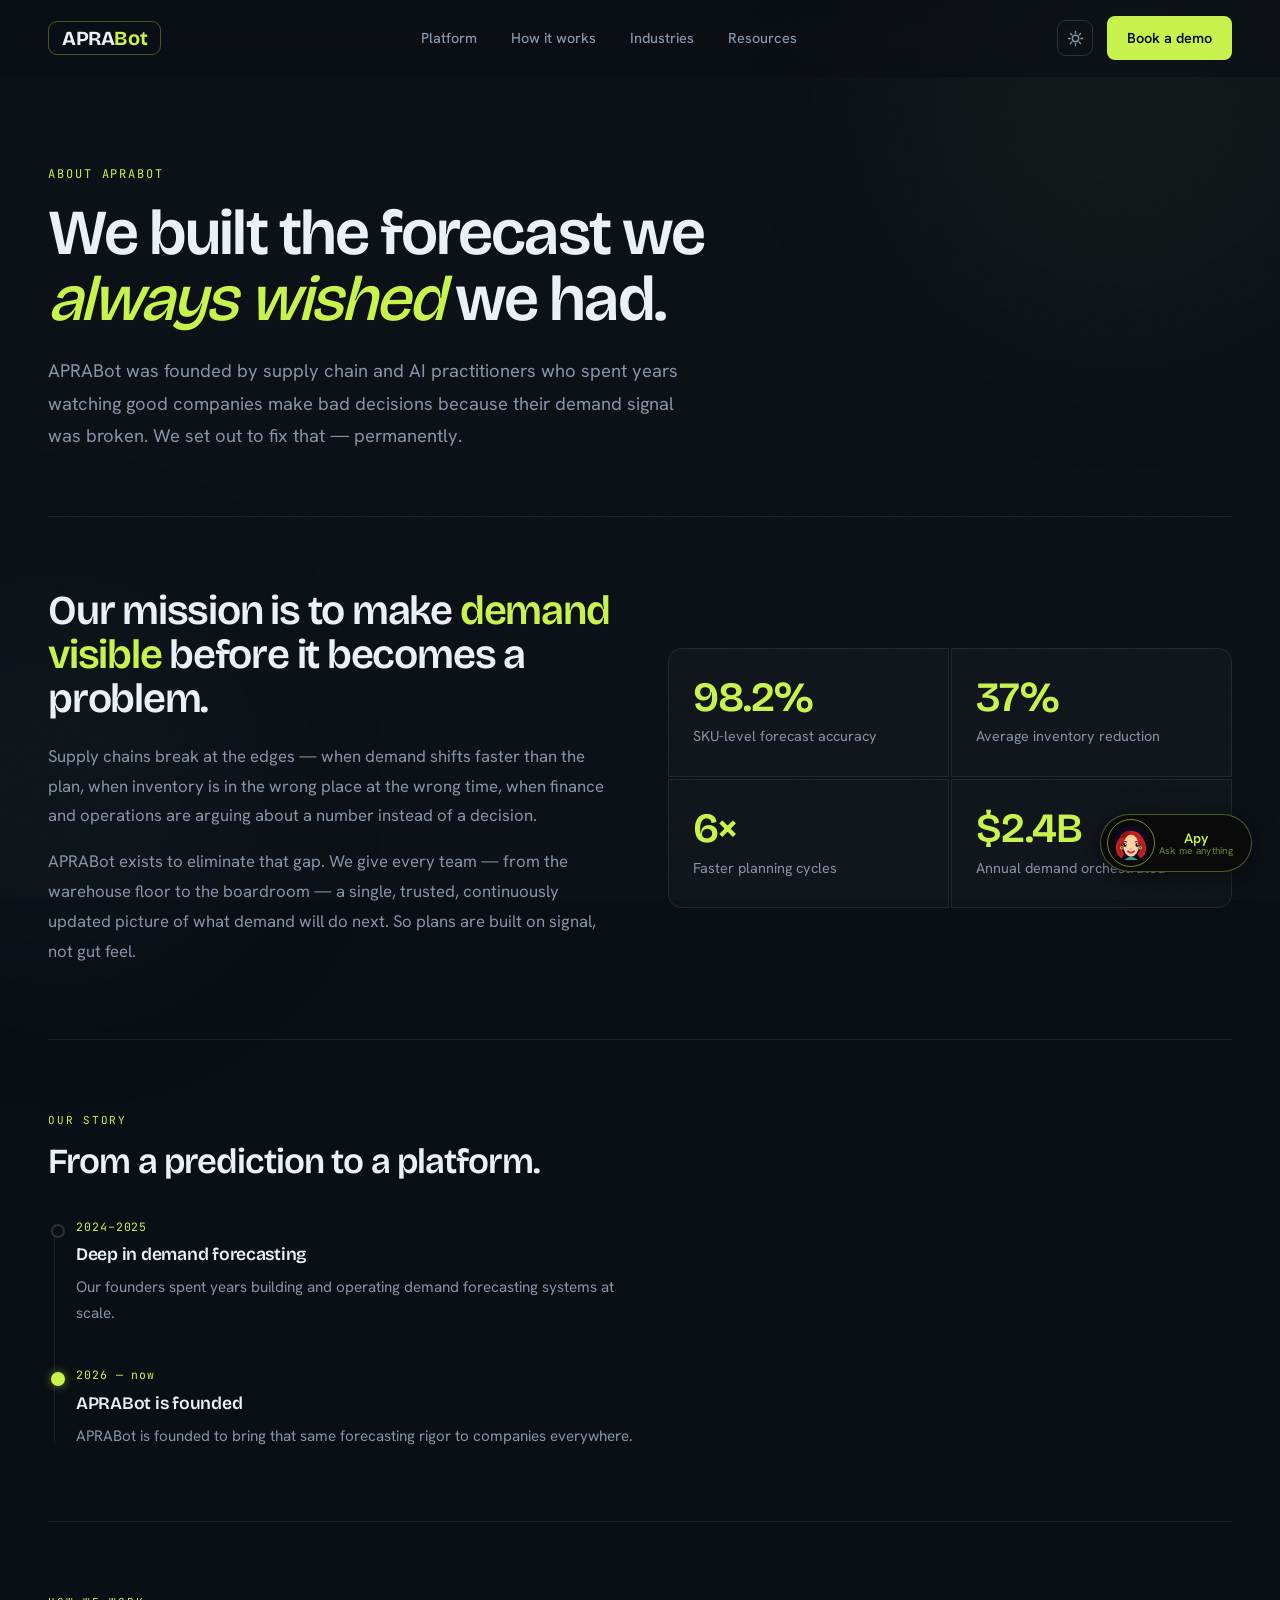
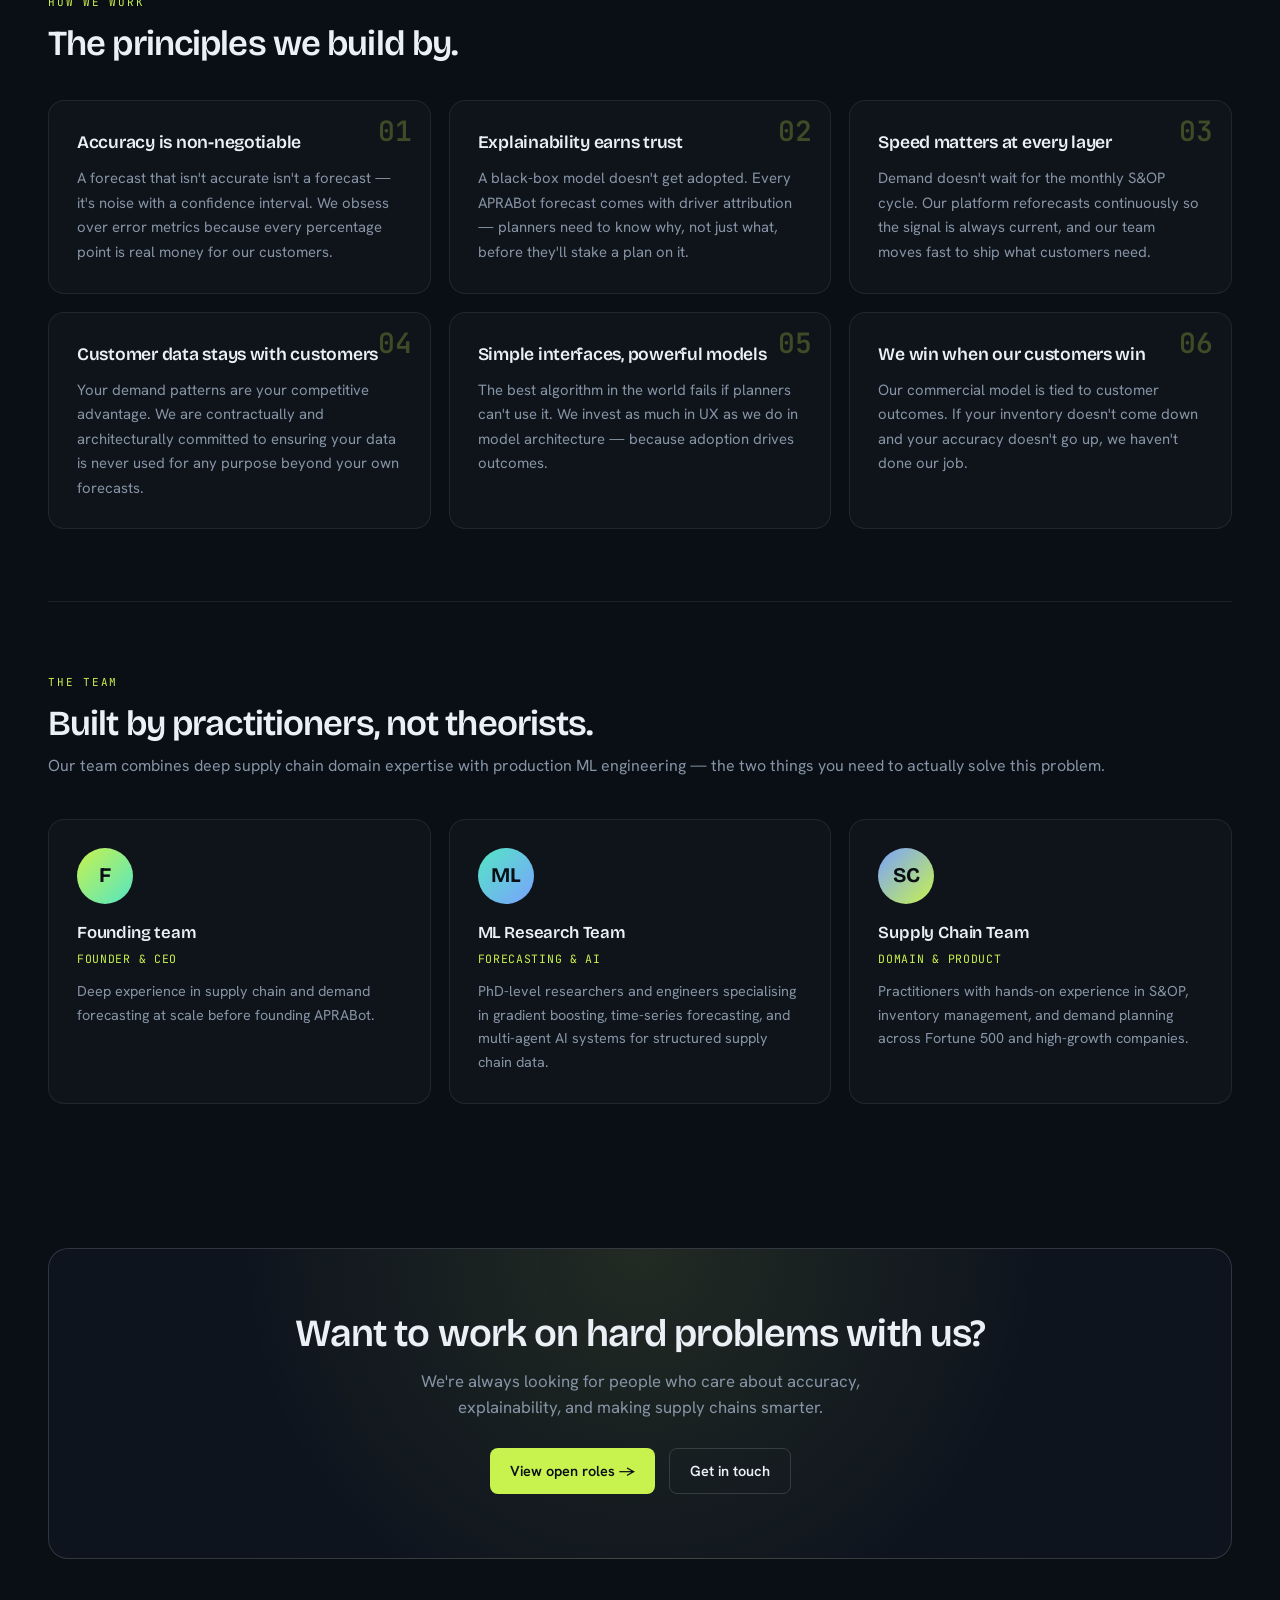
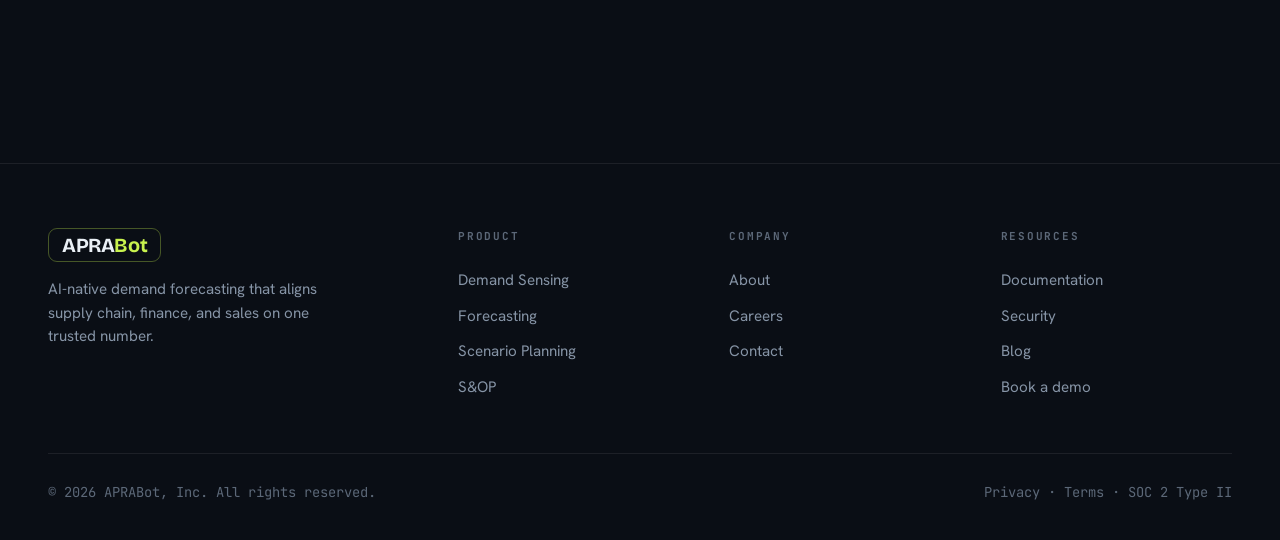
<file: about.html>
<!DOCTYPE html>
<html lang="en">
<head>
<script>document.documentElement.dataset.theme=localStorage.getItem('apraTheme')||'dark'</script>
<meta charset="UTF-8">
<meta name="viewport" content="width=device-width, initial-scale=1.0">
<title>Our Mission: Make Demand Visible — APRABot</title>
<meta name="description" content="APRABot was founded to make demand visible before it becomes a problem. Meet the team and the principles guiding how we build AI-native forecasting software.">
<link rel="canonical" href="https://aprabot.com/about.html">
<meta property="og:title" content="Our Mission: Make Demand Visible — APRABot">
<meta property="og:description" content="APRABot was founded to make demand visible before it becomes a problem. Meet the team and the principles guiding how we build AI-native forecasting software.">
<meta property="og:url" content="https://aprabot.com/about.html">
<meta property="og:site_name" content="APRABot">
<meta property="og:type" content="website">
<meta property="og:image" content="https://aprabot.com/images/og-image.png">
<meta name="twitter:card" content="summary_large_image">
<link rel="icon" type="image/svg+xml" href="favicon.svg">
<link rel="icon" type="image/png" sizes="32x32" href="favicon-32.png">
<link rel="icon" type="image/png" sizes="16x16" href="favicon-16.png">
<link rel="apple-touch-icon" href="apple-touch-icon.png">
<link rel="preconnect" href="https://fonts.googleapis.com">
<link rel="preconnect" href="https://fonts.gstatic.com" crossorigin>
<link href="https://fonts.googleapis.com/css2?family=Bricolage+Grotesque:opsz,wght@12..96,300..800&family=Hanken+Grotesk:wght@400;500;600;700&family=JetBrains+Mono:wght@400;500;600&display=swap" rel="stylesheet">
<link rel="stylesheet" href="css/styles.css">
<style>
  .about-hero{padding:88px 0 64px;position:relative;z-index:2}
  .about-hero .kicker{display:block;margin-bottom:16px}
  .about-hero h1{font-family:var(--display);font-weight:600;
    font-size:clamp(2.4rem,5vw,4rem);line-height:1.03;letter-spacing:-.03em;margin-bottom:24px;max-width:820px}
  .about-hero h1 span{color:var(--signal);font-style:italic;font-weight:500}
  .about-hero p{font-size:1.15rem;color:var(--muted);max-width:640px;line-height:1.75}

  .content{position:relative;z-index:2;padding-bottom:100px}

  /* mission */
  .mission{display:grid;grid-template-columns:1fr 1fr;gap:56px;align-items:center;padding:72px 0;
    border-top:1px solid var(--line)}
  @media(max-width:780px){.mission{grid-template-columns:1fr;gap:36px}}
  .mission h2{font-family:var(--display);font-weight:600;font-size:clamp(1.8rem,3.2vw,2.6rem);
    letter-spacing:-.03em;line-height:1.08;margin-bottom:20px}
  .mission h2 span{color:var(--signal)}
  .mission p{color:var(--muted);font-size:1.05rem;line-height:1.78;margin-bottom:16px}
  .mission p:last-child{margin-bottom:0}
  .mission-nums{display:grid;grid-template-columns:1fr 1fr;gap:2px}
  .mnum{background:var(--panel);border:1px solid var(--line);padding:28px 24px}
  .mnum:first-child{border-radius:14px 0 0 0}
  .mnum:nth-child(2){border-radius:0 14px 0 0}
  .mnum:nth-child(3){border-radius:0 0 0 14px}
  .mnum:last-child{border-radius:0 0 14px 0}
  .mnum .v{font-family:var(--display);font-weight:600;font-size:2.6rem;letter-spacing:-.03em;
    color:var(--signal);line-height:1;margin-bottom:8px}
  .mnum .l{color:var(--muted);font-size:.9rem;line-height:1.5}

  /* story */
  .story{padding:72px 0;border-top:1px solid var(--line)}
  .story .sec-kicker{font-family:var(--mono);font-size:11px;letter-spacing:.16em;text-transform:uppercase;
    color:var(--signal);margin-bottom:14px;display:block}
  .story h2{font-family:var(--display);font-weight:600;font-size:clamp(1.6rem,2.8vw,2.2rem);
    letter-spacing:-.025em;margin-bottom:36px;line-height:1.1;max-width:600px}
  .timeline{position:relative;padding-left:28px}
  .timeline::before{content:"";position:absolute;left:6px;top:6px;bottom:6px;width:1px;background:var(--line)}
  .titem{position:relative;padding-bottom:40px}
  .titem:last-child{padding-bottom:0}
  .titem::before{content:"";position:absolute;left:-25px;top:6px;width:10px;height:10px;
    border-radius:50%;background:var(--ink);border:2px solid var(--line-2)}
  .titem.hl::before{background:var(--signal);border-color:var(--signal);
    box-shadow:0 0 10px rgba(200,242,78,.5)}
  .titem .yr{font-family:var(--mono);font-size:11.5px;color:var(--signal);letter-spacing:.08em;margin-bottom:6px}
  .titem h3{font-family:var(--display);font-weight:600;font-size:1.1rem;letter-spacing:-.015em;margin-bottom:6px}
  .titem p{color:var(--muted);font-size:.95rem;line-height:1.7;margin:0;max-width:560px}

  /* values */
  .values{padding:72px 0;border-top:1px solid var(--line)}
  .values h2{font-family:var(--display);font-weight:600;font-size:clamp(1.6rem,2.8vw,2.2rem);
    letter-spacing:-.025em;margin-bottom:36px;line-height:1.1}
  .val-grid{display:grid;grid-template-columns:repeat(3,1fr);gap:18px}
  @media(max-width:780px){.val-grid{grid-template-columns:1fr 1fr}}
  @media(max-width:480px){.val-grid{grid-template-columns:1fr}}
  .val{background:var(--panel);border:1px solid var(--line);border-radius:16px;padding:28px;
    transition:border-color .3s,transform .3s;position:relative;overflow:hidden}
  .val:hover{border-color:var(--line-2);transform:translateY(-4px)}
  .val::after{content:"";position:absolute;left:0;top:0;height:2px;width:0;background:var(--signal);transition:width .4s}
  .val:hover::after{width:100%}
  .val .vn{font-family:var(--mono);font-size:28px;color:var(--signal);opacity:.25;
    position:absolute;top:16px;right:18px;line-height:1;font-weight:600}
  .val h3{font-family:var(--display);font-weight:600;font-size:1.1rem;letter-spacing:-.015em;margin-bottom:10px}
  .val p{color:var(--muted);font-size:.93rem;line-height:1.65;margin:0}

  /* team */
  .team{padding:72px 0;border-top:1px solid var(--line)}
  .team h2{font-family:var(--display);font-weight:600;font-size:clamp(1.6rem,2.8vw,2.2rem);
    letter-spacing:-.025em;margin-bottom:10px;line-height:1.1}
  .team .sub{color:var(--muted);font-size:1rem;margin-bottom:40px}
  .team-grid{display:grid;grid-template-columns:repeat(3,1fr);gap:18px}
  @media(max-width:780px){.team-grid{grid-template-columns:1fr 1fr}}
  @media(max-width:480px){.team-grid{grid-template-columns:1fr}}
  .member{background:var(--panel);border:1px solid var(--line);border-radius:16px;padding:28px}
  .member .av{width:56px;height:56px;border-radius:50%;
    display:flex;align-items:center;justify-content:center;
    font-family:var(--display);font-weight:700;font-size:1.3rem;color:#0A0E15;margin-bottom:16px}
  .member h3{font-family:var(--display);font-weight:600;font-size:1.05rem;letter-spacing:-.01em;margin-bottom:4px}
  .member .role{font-family:var(--mono);font-size:11.5px;color:var(--signal);letter-spacing:.06em;
    text-transform:uppercase;margin-bottom:12px;display:block}
  .member p{color:var(--muted);font-size:.9rem;line-height:1.65;margin:0}

  /* cta */
  .about-cta{background:radial-gradient(circle at 50% 0%,rgba(200,242,78,.1),transparent 60%),var(--ink-2);
    border:1px solid var(--line-2);border-radius:20px;padding:64px 48px;text-align:center;margin-top:72px}
  .about-cta h2{font-family:var(--display);font-weight:600;font-size:clamp(1.7rem,3vw,2.4rem);
    letter-spacing:-.025em;margin-bottom:14px}
  .about-cta p{color:var(--muted);font-size:1.05rem;max-width:480px;margin:0 auto 28px}
  .about-cta .btns{display:flex;gap:14px;justify-content:center;flex-wrap:wrap}
</style>
</head>
<body>
<div class="grain"></div>
<div class="glow a"></div>
<div class="glow b"></div>

<header id="hdr">
  <div class="wrap">
    <nav>
      <div class="logo">
        <a href="/" class="wordmark">APRA<b>Bot</b></a>
      </div>
      <div class="navlinks">
        <a href="/#platform">Platform</a>
        <a href="/#how">How it works</a>
        <a href="/#industries">Industries</a>
        <a href="resources.html">Resources</a>
      </div>
      <div class="nav-cta">
        <a href="/#demo" class="btn btn-pri">Book a demo</a>
      </div>
    </nav>
  </div>
</header>

<section class="about-hero">
  <div class="wrap">
    <span class="kicker">About APRABot</span>
    <h1>We built the forecast we <span>always wished</span> we had.</h1>
    <p>APRABot was founded by supply chain and AI practitioners who spent years watching good companies make bad decisions because their demand signal was broken. We set out to fix that — permanently.</p>
  </div>
</section>

<div class="content">
  <div class="wrap">

    <!-- Mission -->
    <div class="mission">
      <div>
        <h2>Our mission is to make <span>demand visible</span> before it becomes a problem.</h2>
        <p>Supply chains break at the edges — when demand shifts faster than the plan, when inventory is in the wrong place at the wrong time, when finance and operations are arguing about a number instead of a decision.</p>
        <p>APRABot exists to eliminate that gap. We give every team — from the warehouse floor to the boardroom — a single, trusted, continuously updated picture of what demand will do next. So plans are built on signal, not gut feel.</p>
      </div>
      <div class="mission-nums">
        <div class="mnum"><div class="v">98.2%</div><div class="l">SKU-level forecast accuracy</div></div>
        <div class="mnum"><div class="v">37%</div><div class="l">Average inventory reduction</div></div>
        <div class="mnum"><div class="v">6×</div><div class="l">Faster planning cycles</div></div>
        <div class="mnum"><div class="v">$2.4B</div><div class="l">Annual demand orchestrated</div></div>
      </div>
    </div>

    <!-- Story -->
    <div class="story">
      <span class="sec-kicker">Our story</span>
      <h2>From a prediction to a platform.</h2>
      <div class="timeline">
        <div class="titem">
          <div class="yr">2024–2025</div>
          <h3>Deep in demand forecasting</h3>
          <p>Our founders spent years building and operating demand forecasting systems at scale.</p>
        </div>
        <div class="titem hl">
          <div class="yr">2026 — now</div>
          <h3>APRABot is founded</h3>
          <p>APRABot is founded to bring that same forecasting rigor to companies everywhere.</p>
        </div>
      </div>
    </div>

    <!-- Values -->
    <div class="values">
      <span class="sec-kicker" style="font-family:var(--mono);font-size:11px;letter-spacing:.16em;text-transform:uppercase;color:var(--signal);margin-bottom:14px;display:block">How we work</span>
      <h2>The principles we build by.</h2>
      <div class="val-grid">
        <div class="val">
          <span class="vn">01</span>
          <h3>Accuracy is non-negotiable</h3>
          <p>A forecast that isn't accurate isn't a forecast — it's noise with a confidence interval. We obsess over error metrics because every percentage point is real money for our customers.</p>
        </div>
        <div class="val">
          <span class="vn">02</span>
          <h3>Explainability earns trust</h3>
          <p>A black-box model doesn't get adopted. Every APRABot forecast comes with driver attribution — planners need to know why, not just what, before they'll stake a plan on it.</p>
        </div>
        <div class="val">
          <span class="vn">03</span>
          <h3>Speed matters at every layer</h3>
          <p>Demand doesn't wait for the monthly S&OP cycle. Our platform reforecasts continuously so the signal is always current, and our team moves fast to ship what customers need.</p>
        </div>
        <div class="val">
          <span class="vn">04</span>
          <h3>Customer data stays with customers</h3>
          <p>Your demand patterns are your competitive advantage. We are contractually and architecturally committed to ensuring your data is never used for any purpose beyond your own forecasts.</p>
        </div>
        <div class="val">
          <span class="vn">05</span>
          <h3>Simple interfaces, powerful models</h3>
          <p>The best algorithm in the world fails if planners can't use it. We invest as much in UX as we do in model architecture — because adoption drives outcomes.</p>
        </div>
        <div class="val">
          <span class="vn">06</span>
          <h3>We win when our customers win</h3>
          <p>Our commercial model is tied to customer outcomes. If your inventory doesn't come down and your accuracy doesn't go up, we haven't done our job.</p>
        </div>
      </div>
    </div>

    <!-- Team -->
    <div class="team">
      <span style="font-family:var(--mono);font-size:11px;letter-spacing:.16em;text-transform:uppercase;color:var(--signal);margin-bottom:14px;display:block">The team</span>
      <h2>Built by practitioners, not theorists.</h2>
      <p class="sub">Our team combines deep supply chain domain expertise with production ML engineering — the two things you need to actually solve this problem.</p>
      <div class="team-grid">
        <div class="member">
          <div class="av" style="background:linear-gradient(135deg,var(--signal),var(--mint))">F</div>
          <h3>Founding team</h3>
          <span class="role">Founder &amp; CEO</span>
          <p>Deep experience in supply chain and demand forecasting at scale before founding APRABot.</p>
        </div>
        <div class="member">
          <div class="av" style="background:linear-gradient(135deg,var(--mint),#7AA2FF)">ML</div>
          <h3>ML Research Team</h3>
          <span class="role">Forecasting &amp; AI</span>
          <p>PhD-level researchers and engineers specialising in gradient boosting, time-series forecasting, and multi-agent AI systems for structured supply chain data.</p>
        </div>
        <div class="member">
          <div class="av" style="background:linear-gradient(135deg,#7AA2FF,var(--signal))">SC</div>
          <h3>Supply Chain Team</h3>
          <span class="role">Domain &amp; Product</span>
          <p>Practitioners with hands-on experience in S&OP, inventory management, and demand planning across Fortune 500 and high-growth companies.</p>
        </div>
      </div>
    </div>

    <div class="about-cta">
      <h2>Want to work on hard problems with us?</h2>
      <p>We're always looking for people who care about accuracy, explainability, and making supply chains smarter.</p>
      <div class="btns">
        <a href="careers.html" class="btn btn-pri">View open roles →</a>
        <a href="mailto:contact@venturlyft.com" class="btn btn-ghost">Get in touch</a>
      </div>
    </div>

  </div>
</div>

<footer>
  <div class="wrap">
    <div class="foot-grid">
      <div>
        <div class="logo">
          <a href="/" class="wordmark">APRA<b>Bot</b></a>
        </div>
        <p>AI-native demand forecasting that aligns supply chain, finance, and sales on one trusted number.</p>
      </div>
      <div class="fcol">
        <h4>Product</h4>
        <a href="/#platform">Demand Sensing</a>
        <a href="/#platform">Forecasting</a>
        <a href="/#platform">Scenario Planning</a>
        <a href="/#platform">S&amp;OP</a>
      </div>
      <div class="fcol">
        <h4>Company</h4>
        <a href="about.html">About</a>
        <a href="careers.html">Careers</a>
        <a href="mailto:contact@venturlyft.com">Contact</a>
      </div>
      <div class="fcol">
        <h4>Resources</h4>
        <a href="resources.html">Documentation</a>
        <a href="security.html">Security</a>
        <a href="blog-snop.html">Blog</a>
        <a href="/#demo">Book a demo</a>
      </div>
    </div>
    <div class="foot-bot">
      <span>© 2026 APRABot, Inc. All rights reserved.</span>
      <span>Privacy · Terms · SOC 2 Type II</span>
    </div>
  </div>
</footer>
<script>
  const hdr = document.getElementById('hdr');
  addEventListener('scroll', () => hdr.classList.toggle('scrolled', scrollY > 20));
</script>
<script src="js/theme.js"></script>
<script src="js/apy.js"></script>
</body>
</html>
</file>
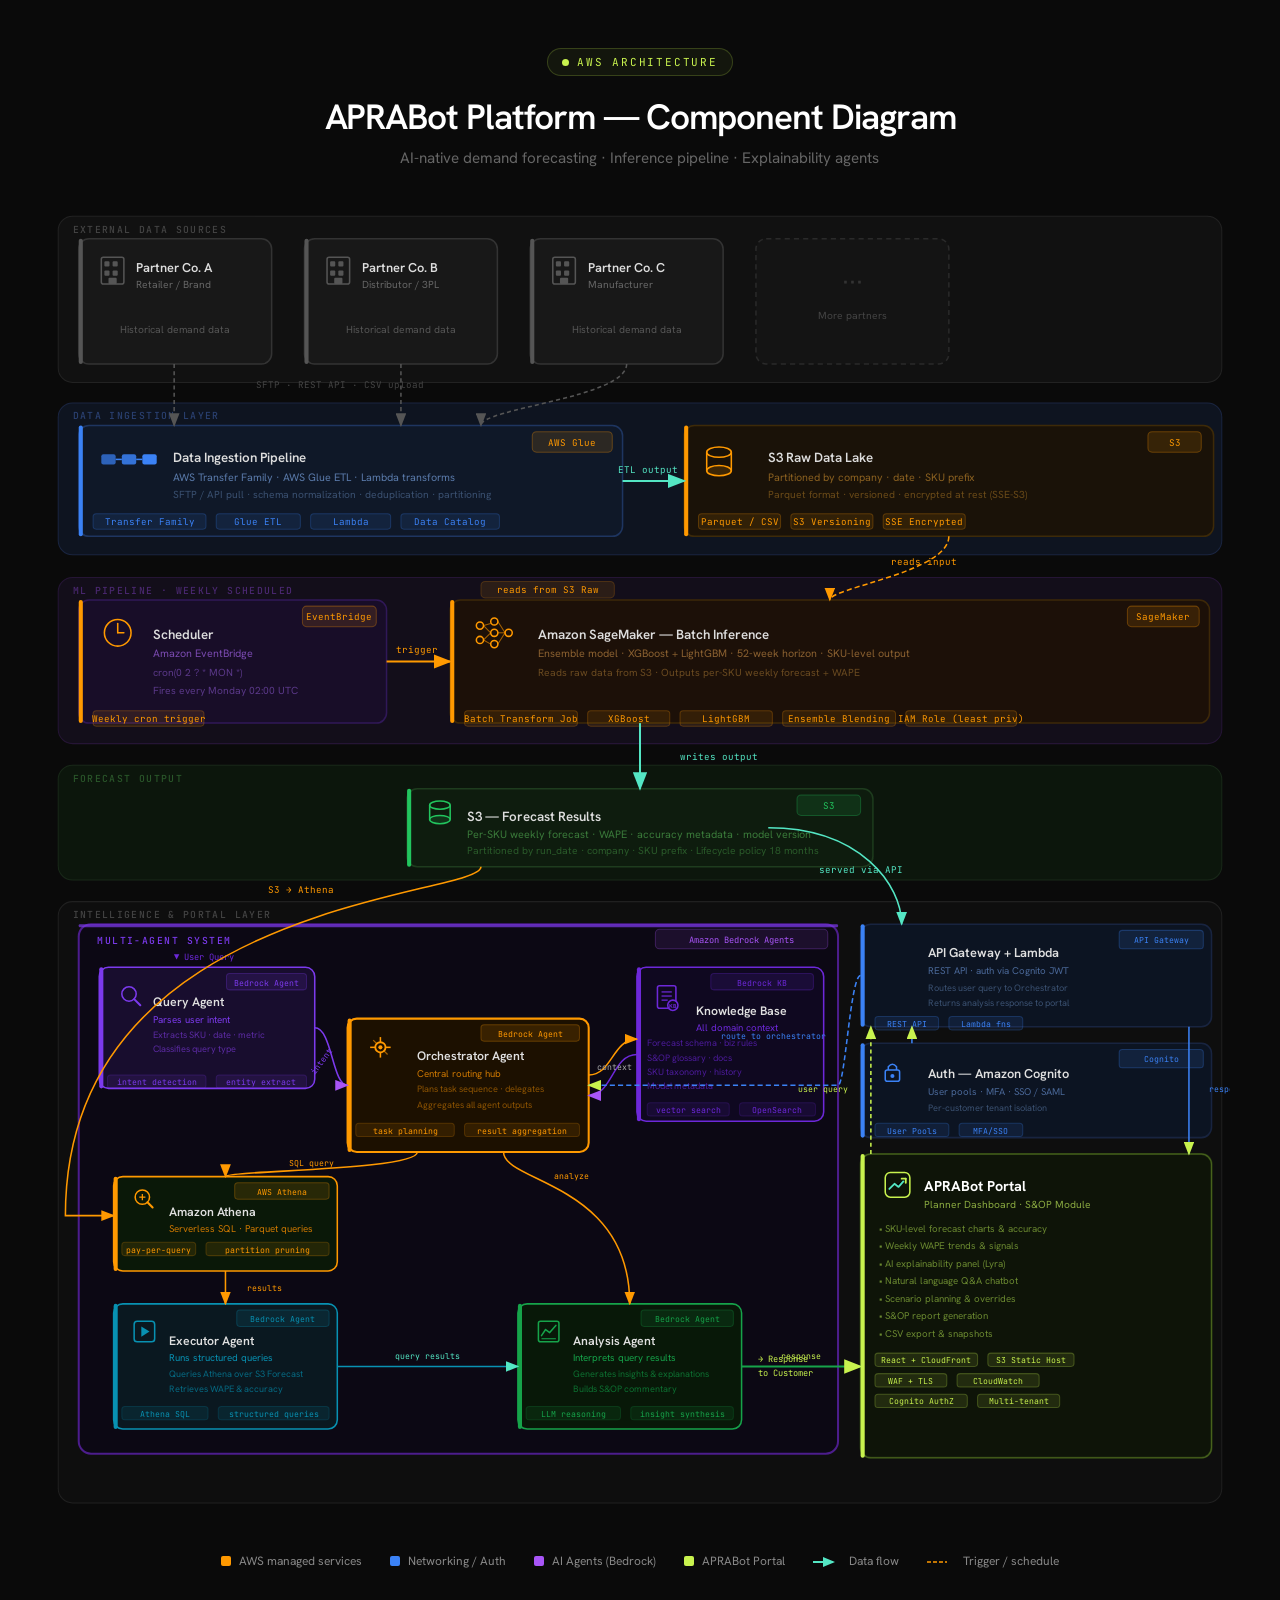
<file: architecture.html>
<!DOCTYPE html>
<html lang="en">
<head>
<meta charset="UTF-8">
<meta name="viewport" content="width=device-width, initial-scale=1.0">
<title>APRABot — AWS Architecture</title>
<link rel="icon" type="image/svg+xml" href="favicon.svg">
<link rel="icon" type="image/png" sizes="32x32" href="favicon-32.png">
<link rel="icon" type="image/png" sizes="16x16" href="favicon-16.png">
<link rel="apple-touch-icon" href="apple-touch-icon.png">
<link href="https://fonts.googleapis.com/css2?family=JetBrains+Mono:wght@400;500;600&family=Hanken+Grotesk:wght@400;500;600;700&display=swap" rel="stylesheet">
<style>
* { margin:0; padding:0; box-sizing:border-box; }
body {
  background:#0a0a0a;
  color:#e8e8e8;
  font-family:'Hanken Grotesk', system-ui, sans-serif;
  min-height:100vh;
  display:flex;
  flex-direction:column;
  align-items:center;
  padding:48px 24px 64px;
}
.hdr {
  text-align:center;
  margin-bottom:40px;
}
.hdr .badge {
  display:inline-flex;
  align-items:center;
  gap:8px;
  font-family:'JetBrains Mono',monospace;
  font-size:11px;
  letter-spacing:.16em;
  text-transform:uppercase;
  color:#C8F24E;
  border:1px solid rgba(200,242,78,.2);
  background:rgba(200,242,78,.05);
  padding:6px 14px;
  border-radius:100px;
  margin-bottom:18px;
}
.hdr h1 {
  font-size:clamp(1.6rem,3vw,2.2rem);
  font-weight:600;
  letter-spacing:-.03em;
  color:#fff;
  margin-bottom:8px;
}
.hdr p {
  font-size:.95rem;
  color:#666;
}
.diagram-wrap {
  width:100%;
  max-width:1180px;
  overflow-x:auto;
}
.legend {
  display:flex;
  gap:28px;
  justify-content:center;
  flex-wrap:wrap;
  margin-top:32px;
  font-size:12px;
  color:#888;
}
.legend-item {
  display:flex;
  align-items:center;
  gap:8px;
}
.legend-dot {
  width:10px; height:10px; border-radius:2px;
}
</style>
</head>
<body>

<div class="hdr">
  <div class="badge">
    <svg width="7" height="7"><circle cx="3.5" cy="3.5" r="3.5" fill="#C8F24E"/></svg>
    AWS Architecture
  </div>
  <h1>APRABot Platform — Component Diagram</h1>
  <p>AI-native demand forecasting · Inference pipeline · Explainability agents</p>
</div>

<div class="diagram-wrap">
<svg viewBox="0 0 1150 1280" width="100%" xmlns="http://www.w3.org/2000/svg" style="display:block">
<defs>
  <marker id="arr-teal" markerWidth="9" markerHeight="7" refX="8" refY="3.5" orient="auto">
    <polygon points="0 0,9 3.5,0 7" fill="#54E6C4"/>
  </marker>
  <marker id="arr-orange" markerWidth="9" markerHeight="7" refX="8" refY="3.5" orient="auto">
    <polygon points="0 0,9 3.5,0 7" fill="#FF9900"/>
  </marker>
  <marker id="arr-purple" markerWidth="9" markerHeight="7" refX="8" refY="3.5" orient="auto">
    <polygon points="0 0,9 3.5,0 7" fill="#A855F7"/>
  </marker>
  <marker id="arr-green" markerWidth="9" markerHeight="7" refX="8" refY="3.5" orient="auto">
    <polygon points="0 0,9 3.5,0 7" fill="#C8F24E"/>
  </marker>
  <marker id="arr-gray" markerWidth="9" markerHeight="7" refX="8" refY="3.5" orient="auto">
    <polygon points="0 0,9 3.5,0 7" fill="#555"/>
  </marker>
  <filter id="glow-green" x="-20%" y="-20%" width="140%" height="140%">
    <feGaussianBlur in="SourceGraphic" stdDeviation="3" result="blur"/>
    <feMerge><feMergeNode in="blur"/><feMergeNode in="SourceGraphic"/></feMerge>
  </filter>

  <!-- AWS S3 icon path (simplified bucket shape) -->
  <!-- Inline icons drawn with simple SVG shapes per component -->
</defs>

<!-- ============================================================
     SECTION BACKGROUNDS
============================================================ -->

<!-- 1. External Data Sources -->
<rect x="8" y="8" width="1134" height="162" rx="14" fill="#111" stroke="#222" stroke-width="1"/>
<text x="22" y="24" font-size="9.5" fill="#444" letter-spacing=".14em" font-family="JetBrains Mono,monospace" font-weight="500">EXTERNAL DATA SOURCES</text>

<!-- 2. Data Ingestion -->
<rect x="8" y="190" width="1134" height="148" rx="14" fill="#0e1420" stroke="#1a2540" stroke-width="1"/>
<text x="22" y="206" font-size="9.5" fill="#2a4070" letter-spacing=".14em" font-family="JetBrains Mono,monospace" font-weight="500">DATA INGESTION LAYER</text>

<!-- 3. ML Pipeline -->
<rect x="8" y="360" width="1134" height="162" rx="14" fill="#130e1a" stroke="#251535" stroke-width="1"/>
<text x="22" y="376" font-size="9.5" fill="#4a2870" letter-spacing=".14em" font-family="JetBrains Mono,monospace" font-weight="500">ML PIPELINE  ·  WEEKLY SCHEDULED</text>

<!-- 4. Forecast Output -->
<rect x="8" y="543" width="1134" height="112" rx="14" fill="#0c160c" stroke="#182818" stroke-width="1"/>
<text x="22" y="559" font-size="9.5" fill="#2a562a" letter-spacing=".14em" font-family="JetBrains Mono,monospace" font-weight="500">FORECAST OUTPUT</text>

<!-- 5. Intelligence + Portal -->
<rect x="8" y="676" width="1134" height="586" rx="14" fill="#0e0e0e" stroke="#202020" stroke-width="1"/>
<text x="22" y="692" font-size="9.5" fill="#444" letter-spacing=".14em" font-family="JetBrains Mono,monospace" font-weight="500">INTELLIGENCE &amp; PORTAL LAYER</text>


<!-- ============================================================
     COMPONENTS — EXTERNAL SOURCES
============================================================ -->

<!-- Macro: company box helper drawn inline -->

<!-- Company 1 -->
<rect x="28" y="30" width="188" height="122" rx="10" fill="#181818" stroke="#333" stroke-width="1.5"/>
<rect x="28" y="30" width="4" height="122" rx="2" fill="#555"/>
<!-- building icon -->
<g transform="translate(50,48)">
  <rect x="0" y="0" width="22" height="26" rx="2" fill="none" stroke="#555" stroke-width="1.5"/>
  <rect x="3" y="4" width="5" height="5" rx="1" fill="#555"/>
  <rect x="11" y="4" width="5" height="5" rx="1" fill="#555"/>
  <rect x="3" y="13" width="5" height="5" rx="1" fill="#555"/>
  <rect x="11" y="13" width="5" height="5" rx="1" fill="#555"/>
  <rect x="7" y="20" width="8" height="6" rx="1" fill="#555"/>
</g>
<text x="84" y="62" font-size="12.5" fill="#ddd" font-weight="600" font-family="Hanken Grotesk,sans-serif">Partner Co. A</text>
<text x="84" y="78" font-size="10" fill="#666" font-family="Hanken Grotesk,sans-serif">Retailer / Brand</text>
<text x="122" y="122" font-size="10" fill="#555" text-anchor="middle" font-family="Hanken Grotesk,sans-serif">Historical demand data</text>

<!-- Company 2 -->
<rect x="248" y="30" width="188" height="122" rx="10" fill="#181818" stroke="#333" stroke-width="1.5"/>
<rect x="248" y="30" width="4" height="122" rx="2" fill="#555"/>
<g transform="translate(270,48)">
  <rect x="0" y="0" width="22" height="26" rx="2" fill="none" stroke="#555" stroke-width="1.5"/>
  <rect x="3" y="4" width="5" height="5" rx="1" fill="#555"/>
  <rect x="11" y="4" width="5" height="5" rx="1" fill="#555"/>
  <rect x="3" y="13" width="5" height="5" rx="1" fill="#555"/>
  <rect x="11" y="13" width="5" height="5" rx="1" fill="#555"/>
  <rect x="7" y="20" width="8" height="6" rx="1" fill="#555"/>
</g>
<text x="304" y="62" font-size="12.5" fill="#ddd" font-weight="600" font-family="Hanken Grotesk,sans-serif">Partner Co. B</text>
<text x="304" y="78" font-size="10" fill="#666" font-family="Hanken Grotesk,sans-serif">Distributor / 3PL</text>
<text x="342" y="122" font-size="10" fill="#555" text-anchor="middle" font-family="Hanken Grotesk,sans-serif">Historical demand data</text>

<!-- Company 3 -->
<rect x="468" y="30" width="188" height="122" rx="10" fill="#181818" stroke="#333" stroke-width="1.5"/>
<rect x="468" y="30" width="4" height="122" rx="2" fill="#555"/>
<g transform="translate(490,48)">
  <rect x="0" y="0" width="22" height="26" rx="2" fill="none" stroke="#555" stroke-width="1.5"/>
  <rect x="3" y="4" width="5" height="5" rx="1" fill="#555"/>
  <rect x="11" y="4" width="5" height="5" rx="1" fill="#555"/>
  <rect x="3" y="13" width="5" height="5" rx="1" fill="#555"/>
  <rect x="11" y="13" width="5" height="5" rx="1" fill="#555"/>
  <rect x="7" y="20" width="8" height="6" rx="1" fill="#555"/>
</g>
<text x="524" y="62" font-size="12.5" fill="#ddd" font-weight="600" font-family="Hanken Grotesk,sans-serif">Partner Co. C</text>
<text x="524" y="78" font-size="10" fill="#666" font-family="Hanken Grotesk,sans-serif">Manufacturer</text>
<text x="562" y="122" font-size="10" fill="#555" text-anchor="middle" font-family="Hanken Grotesk,sans-serif">Historical demand data</text>

<!-- Company N (dashed — indicates more) -->
<rect x="688" y="30" width="188" height="122" rx="10" fill="#141414" stroke="#2a2a2a" stroke-width="1.5" stroke-dasharray="5,4"/>
<text x="782" y="80" font-size="22" fill="#333" text-anchor="middle" font-family="Hanken Grotesk,sans-serif" font-weight="600">···</text>
<text x="782" y="108" font-size="10" fill="#444" text-anchor="middle" font-family="Hanken Grotesk,sans-serif">More partners</text>



<!-- ============================================================
     COMPONENTS — DATA INGESTION
============================================================ -->

<!-- Data Pipelines (Glue + Transfer + Lambda) -->
<rect x="28" y="212" width="530" height="108" rx="10" fill="#0f1828" stroke="#1e3560" stroke-width="1.5"/>
<rect x="28" y="212" width="4" height="108" rx="2" fill="#3B82F6"/>
<!-- pipeline icon -->
<g transform="translate(50,232)">
  <rect x="0" y="8" width="14" height="10" rx="2" fill="#3B82F6" opacity=".7"/>
  <rect x="20" y="8" width="14" height="10" rx="2" fill="#3B82F6" opacity=".85"/>
  <rect x="40" y="8" width="14" height="10" rx="2" fill="#3B82F6"/>
  <line x1="14" y1="13" x2="20" y2="13" stroke="#3B82F6" stroke-width="1.5"/>
  <line x1="34" y1="13" x2="40" y2="13" stroke="#3B82F6" stroke-width="1.5"/>
</g>
<!-- AWS badge -->
<rect x="470" y="218" width="78" height="20" rx="4" fill="rgba(255,153,0,.12)" stroke="rgba(255,153,0,.3)" stroke-width="1"/>
<text x="509" y="232" font-size="9" fill="#FF9900" text-anchor="middle" font-family="JetBrains Mono,monospace">AWS Glue</text>
<text x="120" y="248" font-size="13" fill="#ddd" font-weight="600" font-family="Hanken Grotesk,sans-serif">Data Ingestion Pipeline</text>
<text x="120" y="266" font-size="10.5" fill="#5a7aaa" font-family="Hanken Grotesk,sans-serif">AWS Transfer Family · AWS Glue ETL · Lambda transforms</text>
<text x="120" y="283" font-size="10" fill="#3a5070" font-family="Hanken Grotesk,sans-serif">SFTP / API pull · schema normalization · deduplication · partitioning</text>
<!-- sub-components row -->
<rect x="42" y="298" width="110" height="15" rx="3" fill="rgba(59,130,246,.1)" stroke="rgba(59,130,246,.25)" stroke-width="1"/>
<text x="97" y="309" font-size="9" fill="#3B82F6" text-anchor="middle" font-family="JetBrains Mono,monospace">Transfer Family</text>
<rect x="162" y="298" width="82" height="15" rx="3" fill="rgba(59,130,246,.1)" stroke="rgba(59,130,246,.25)" stroke-width="1"/>
<text x="203" y="309" font-size="9" fill="#3B82F6" text-anchor="middle" font-family="JetBrains Mono,monospace">Glue ETL</text>
<rect x="254" y="298" width="78" height="15" rx="3" fill="rgba(59,130,246,.1)" stroke="rgba(59,130,246,.25)" stroke-width="1"/>
<text x="293" y="309" font-size="9" fill="#3B82F6" text-anchor="middle" font-family="JetBrains Mono,monospace">Lambda</text>
<rect x="342" y="298" width="96" height="15" rx="3" fill="rgba(59,130,246,.1)" stroke="rgba(59,130,246,.25)" stroke-width="1"/>
<text x="390" y="309" font-size="9" fill="#3B82F6" text-anchor="middle" font-family="JetBrains Mono,monospace">Data Catalog</text>

<!-- S3 Raw Data Lake -->
<rect x="618" y="212" width="516" height="108" rx="10" fill="#1a1208" stroke="#3d2a08" stroke-width="1.5"/>
<rect x="618" y="212" width="4" height="108" rx="2" fill="#FF9900"/>
<!-- S3 bucket icon -->
<g transform="translate(640,232)">
  <ellipse cx="12" cy="6" rx="12" ry="5" fill="none" stroke="#FF9900" stroke-width="1.5"/>
  <line x1="0" y1="6" x2="0" y2="24" stroke="#FF9900" stroke-width="1.5"/>
  <line x1="24" y1="6" x2="24" y2="24" stroke="#FF9900" stroke-width="1.5"/>
  <ellipse cx="12" cy="24" rx="12" ry="5" fill="rgba(255,153,0,.15)" stroke="#FF9900" stroke-width="1.5"/>
</g>
<!-- AWS badge -->
<rect x="1070" y="218" width="52" height="20" rx="4" fill="rgba(255,153,0,.12)" stroke="rgba(255,153,0,.3)" stroke-width="1"/>
<text x="1096" y="232" font-size="9" fill="#FF9900" text-anchor="middle" font-family="JetBrains Mono,monospace">S3</text>
<text x="700" y="248" font-size="13" fill="#ddd" font-weight="600" font-family="Hanken Grotesk,sans-serif">S3 Raw Data Lake</text>
<text x="700" y="266" font-size="10.5" fill="#8a6020" font-family="Hanken Grotesk,sans-serif">Partitioned by company · date · SKU prefix</text>
<text x="700" y="283" font-size="10" fill="#6a4a18" font-family="Hanken Grotesk,sans-serif">Parquet format · versioned · encrypted at rest (SSE-S3)</text>
<rect x="632" y="298" width="80" height="15" rx="3" fill="rgba(255,153,0,.1)" stroke="rgba(255,153,0,.25)" stroke-width="1"/>
<text x="672" y="309" font-size="9" fill="#FF9900" text-anchor="middle" font-family="JetBrains Mono,monospace">Parquet / CSV</text>
<rect x="722" y="298" width="80" height="15" rx="3" fill="rgba(255,153,0,.1)" stroke="rgba(255,153,0,.25)" stroke-width="1"/>
<text x="762" y="309" font-size="9" fill="#FF9900" text-anchor="middle" font-family="JetBrains Mono,monospace">S3 Versioning</text>
<rect x="812" y="298" width="80" height="15" rx="3" fill="rgba(255,153,0,.1)" stroke="rgba(255,153,0,.25)" stroke-width="1"/>
<text x="852" y="309" font-size="9" fill="#FF9900" text-anchor="middle" font-family="JetBrains Mono,monospace">SSE Encrypted</text>


<!-- ============================================================
     COMPONENTS — ML PIPELINE
============================================================ -->

<!-- EventBridge Scheduler -->
<rect x="28" y="382" width="300" height="120" rx="10" fill="#180d28" stroke="#301858" stroke-width="1.5"/>
<rect x="28" y="382" width="4" height="120" rx="2" fill="#FF9900"/>
<!-- clock icon -->
<g transform="translate(52,400)">
  <circle cx="14" cy="14" r="13" fill="none" stroke="#FF9900" stroke-width="1.5"/>
  <line x1="14" y1="5" x2="14" y2="14" stroke="#FF9900" stroke-width="1.5" stroke-linecap="round"/>
  <line x1="14" y1="14" x2="20" y2="14" stroke="#FF9900" stroke-width="1.5" stroke-linecap="round"/>
</g>
<rect x="246" y="388" width="72" height="20" rx="4" fill="rgba(255,153,0,.12)" stroke="rgba(255,153,0,.3)" stroke-width="1"/>
<text x="282" y="402" font-size="9" fill="#FF9900" text-anchor="middle" font-family="JetBrains Mono,monospace">EventBridge</text>
<text x="100" y="420" font-size="13" fill="#ddd" font-weight="600" font-family="Hanken Grotesk,sans-serif">Scheduler</text>
<text x="100" y="438" font-size="10.5" fill="#7a4ab0" font-family="Hanken Grotesk,sans-serif">Amazon EventBridge</text>
<text x="100" y="456" font-size="10" fill="#5a3888" font-family="Hanken Grotesk,sans-serif">cron(0 2 ? * MON *)</text>
<text x="100" y="474" font-size="10" fill="#5a3888" font-family="Hanken Grotesk,sans-serif">Fires every Monday 02:00 UTC</text>
<rect x="42" y="490" width="108" height="15" rx="3" fill="rgba(255,153,0,.1)" stroke="rgba(255,153,0,.25)" stroke-width="1"/>
<text x="96" y="501" font-size="9" fill="#FF9900" text-anchor="middle" font-family="JetBrains Mono,monospace">Weekly cron trigger</text>

<!-- SageMaker -->
<rect x="390" y="382" width="740" height="120" rx="10" fill="#1c1008" stroke="#3d2808" stroke-width="1.5"/>
<rect x="390" y="382" width="4" height="120" rx="2" fill="#FF9900"/>
<!-- ML icon (neural net nodes) -->
<g transform="translate(415,400)">
  <circle cx="4" cy="7" r="3.5" fill="none" stroke="#FF9900" stroke-width="1.5"/>
  <circle cx="4" cy="21" r="3.5" fill="none" stroke="#FF9900" stroke-width="1.5"/>
  <circle cx="18" cy="3" r="3.5" fill="none" stroke="#FF9900" stroke-width="1.5"/>
  <circle cx="18" cy="14" r="3.5" fill="none" stroke="#FF9900" stroke-width="1.5"/>
  <circle cx="18" cy="25" r="3.5" fill="none" stroke="#FF9900" stroke-width="1.5"/>
  <circle cx="32" cy="14" r="3.5" fill="none" stroke="#FF9900" stroke-width="1.5"/>
  <line x1="7.5" y1="7" x2="14.5" y2="5" stroke="#FF9900" stroke-width="1" opacity=".6"/>
  <line x1="7.5" y1="7" x2="14.5" y2="14" stroke="#FF9900" stroke-width="1" opacity=".6"/>
  <line x1="7.5" y1="21" x2="14.5" y2="14" stroke="#FF9900" stroke-width="1" opacity=".6"/>
  <line x1="7.5" y1="21" x2="14.5" y2="25" stroke="#FF9900" stroke-width="1" opacity=".6"/>
  <line x1="21.5" y1="3" x2="28.5" y2="14" stroke="#FF9900" stroke-width="1" opacity=".6"/>
  <line x1="21.5" y1="14" x2="28.5" y2="14" stroke="#FF9900" stroke-width="1" opacity=".6"/>
  <line x1="21.5" y1="25" x2="28.5" y2="14" stroke="#FF9900" stroke-width="1" opacity=".6"/>
</g>
<rect x="1050" y="388" width="70" height="20" rx="4" fill="rgba(255,153,0,.12)" stroke="rgba(255,153,0,.3)" stroke-width="1"/>
<text x="1085" y="402" font-size="9" fill="#FF9900" text-anchor="middle" font-family="JetBrains Mono,monospace">SageMaker</text>
<text x="476" y="420" font-size="13" fill="#ddd" font-weight="600" font-family="Hanken Grotesk,sans-serif">Amazon SageMaker — Batch Inference</text>
<text x="476" y="438" font-size="10.5" fill="#8a6030" font-family="Hanken Grotesk,sans-serif">Ensemble model · XGBoost + LightGBM · 52-week horizon · SKU-level output</text>
<text x="476" y="456" font-size="10" fill="#6a4a20" font-family="Hanken Grotesk,sans-serif">Reads raw data from S3 · Outputs per-SKU weekly forecast + WAPE</text>
<rect x="404" y="490" width="110" height="15" rx="3" fill="rgba(255,153,0,.1)" stroke="rgba(255,153,0,.25)" stroke-width="1"/>
<text x="459" y="501" font-size="9" fill="#FF9900" text-anchor="middle" font-family="JetBrains Mono,monospace">Batch Transform Job</text>
<rect x="524" y="490" width="80" height="15" rx="3" fill="rgba(255,153,0,.1)" stroke="rgba(255,153,0,.25)" stroke-width="1"/>
<text x="564" y="501" font-size="9" fill="#FF9900" text-anchor="middle" font-family="JetBrains Mono,monospace">XGBoost</text>
<rect x="614" y="490" width="90" height="15" rx="3" fill="rgba(255,153,0,.1)" stroke="rgba(255,153,0,.25)" stroke-width="1"/>
<text x="659" y="501" font-size="9" fill="#FF9900" text-anchor="middle" font-family="JetBrains Mono,monospace">LightGBM</text>
<rect x="714" y="490" width="110" height="15" rx="3" fill="rgba(255,153,0,.1)" stroke="rgba(255,153,0,.25)" stroke-width="1"/>
<text x="769" y="501" font-size="9" fill="#FF9900" text-anchor="middle" font-family="JetBrains Mono,monospace">Ensemble Blending</text>
<rect x="834" y="490" width="108" height="15" rx="3" fill="rgba(255,153,0,.1)" stroke="rgba(255,153,0,.25)" stroke-width="1"/>
<text x="888" y="501" font-size="9" fill="#FF9900" text-anchor="middle" font-family="JetBrains Mono,monospace">IAM Role (least priv)</text>


<!-- ============================================================
     COMPONENTS — FORECAST OUTPUT
============================================================ -->

<!-- S3 Forecast Results -->
<rect x="348" y="566" width="454" height="76" rx="10" fill="#0e1c0e" stroke="#1e3c1e" stroke-width="1.5"/>
<rect x="348" y="566" width="4" height="76" rx="2" fill="#22C55E"/>
<!-- bucket icon small -->
<g transform="translate(370,578)">
  <ellipse cx="10" cy="4" rx="10" ry="4" fill="none" stroke="#22C55E" stroke-width="1.5"/>
  <line x1="0" y1="4" x2="0" y2="18" stroke="#22C55E" stroke-width="1.5"/>
  <line x1="20" y1="4" x2="20" y2="18" stroke="#22C55E" stroke-width="1.5"/>
  <ellipse cx="10" cy="18" rx="10" ry="4" fill="rgba(34,197,94,.15)" stroke="#22C55E" stroke-width="1.5"/>
</g>
<rect x="728" y="572" width="62" height="20" rx="4" fill="rgba(34,197,94,.12)" stroke="rgba(34,197,94,.3)" stroke-width="1"/>
<text x="759" y="586" font-size="9" fill="#22C55E" text-anchor="middle" font-family="JetBrains Mono,monospace">S3</text>
<text x="406" y="597" font-size="13" fill="#ddd" font-weight="600" font-family="Hanken Grotesk,sans-serif">S3 — Forecast Results</text>
<text x="406" y="614" font-size="10.5" fill="#3a7a3a" font-family="Hanken Grotesk,sans-serif">Per-SKU weekly forecast · WAPE · accuracy metadata · model version</text>
<text x="406" y="630" font-size="10" fill="#2a5a2a" font-family="Hanken Grotesk,sans-serif">Partitioned by run_date · company · SKU prefix · Lifecycle policy 18 months</text>


<!-- ============================================================
     COMPONENTS — INTELLIGENCE & PORTAL
============================================================ -->

<!-- ============================================================
     MULTI-AGENT SYSTEM — OUTER BOX
============================================================ -->
<rect x="28" y="698" width="740" height="516" rx="12" fill="#0c0814" stroke="#4c1d8c" stroke-width="2"/>
<!-- accent top bar -->
<rect x="28" y="698" width="740" height="3" rx="1" fill="#7c3aed" opacity=".7"/>
<!-- header -->
<text x="46" y="717" font-size="9.5" fill="#7c3aed" letter-spacing=".15em" font-family="JetBrains Mono,monospace" font-weight="500">MULTI-AGENT SYSTEM</text>
<rect x="590" y="703" width="168" height="19" rx="4" fill="rgba(168,85,247,.1)" stroke="rgba(168,85,247,.28)" stroke-width="1"/>
<text x="674" y="716" font-size="8.5" fill="#A855F7" text-anchor="middle" font-family="JetBrains Mono,monospace">Amazon Bedrock Agents</text>

<!-- "User Query" entry label above Query Agent column -->
<text x="150" y="733" font-size="8.5" fill="#6d28d9" text-anchor="middle" font-family="JetBrains Mono,monospace">▼ User Query</text>

<!-- ---- QUERY AGENT ---- -->
<rect x="48" y="740" width="210" height="118" rx="9" fill="#180d2e" stroke="#7c3aed" stroke-width="1.5"/>
<rect x="48" y="740" width="4" height="118" rx="2" fill="#7c3aed"/>
<!-- magnifying glass -->
<g transform="translate(68,757)">
  <circle cx="9" cy="9" r="7" fill="none" stroke="#7c3aed" stroke-width="1.5"/>
  <line x1="14" y1="14" x2="20" y2="20" stroke="#7c3aed" stroke-width="2" stroke-linecap="round"/>
</g>
<rect x="172" y="746" width="78" height="16" rx="3" fill="rgba(124,58,237,.12)" stroke="rgba(124,58,237,.28)" stroke-width="1"/>
<text x="211" y="758" font-size="8" fill="#7c3aed" text-anchor="middle" font-family="JetBrains Mono,monospace">Bedrock Agent</text>
<text x="100" y="778" font-size="12" fill="#e0e0e0" font-weight="600" font-family="Hanken Grotesk,sans-serif">Query Agent</text>
<text x="100" y="794" font-size="9.5" fill="#7c3aed" font-family="Hanken Grotesk,sans-serif">Parses user intent</text>
<text x="100" y="809" font-size="9" fill="#5a2aa0" font-family="Hanken Grotesk,sans-serif">Extracts SKU · date · metric</text>
<text x="100" y="823" font-size="9" fill="#5a2aa0" font-family="Hanken Grotesk,sans-serif">Classifies query type</text>
<rect x="56" y="845" width="96" height="13" rx="3" fill="rgba(124,58,237,.1)" stroke="rgba(124,58,237,.2)" stroke-width="1"/>
<text x="104" y="855" font-size="8" fill="#7c3aed" text-anchor="middle" font-family="JetBrains Mono,monospace">intent detection</text>
<rect x="162" y="845" width="88" height="13" rx="3" fill="rgba(124,58,237,.1)" stroke="rgba(124,58,237,.2)" stroke-width="1"/>
<text x="206" y="855" font-size="8" fill="#7c3aed" text-anchor="middle" font-family="JetBrains Mono,monospace">entity extract</text>

<!-- ---- ORCHESTRATOR AGENT (center) ---- -->
<rect x="290" y="790" width="235" height="130" rx="9" fill="#1c1000" stroke="#FF9900" stroke-width="2"/>
<rect x="290" y="790" width="4" height="130" rx="2" fill="#FF9900"/>
<!-- hub spokes icon -->
<g transform="translate(312,808)">
  <circle cx="10" cy="10" r="5" fill="none" stroke="#FF9900" stroke-width="1.8"/>
  <circle cx="10" cy="10" r="2" fill="#FF9900"/>
  <line x1="10" y1="0" x2="10" y2="5" stroke="#FF9900" stroke-width="1.5"/>
  <line x1="10" y1="15" x2="10" y2="20" stroke="#FF9900" stroke-width="1.5"/>
  <line x1="0" y1="10" x2="5" y2="10" stroke="#FF9900" stroke-width="1.5"/>
  <line x1="15" y1="10" x2="20" y2="10" stroke="#FF9900" stroke-width="1.5"/>
  <line x1="3" y1="3" x2="7" y2="7" stroke="#FF9900" stroke-width="1.2" opacity=".6"/>
  <line x1="13" y1="13" x2="17" y2="17" stroke="#FF9900" stroke-width="1.2" opacity=".6"/>
</g>
<rect x="420" y="796" width="96" height="16" rx="3" fill="rgba(255,153,0,.12)" stroke="rgba(255,153,0,.28)" stroke-width="1"/>
<text x="468" y="808" font-size="8" fill="#FF9900" text-anchor="middle" font-family="JetBrains Mono,monospace">Bedrock Agent</text>
<text x="358" y="830" font-size="12" fill="#e0e0e0" font-weight="600" font-family="Hanken Grotesk,sans-serif">Orchestrator Agent</text>
<text x="358" y="847" font-size="9.5" fill="#cc7700" font-family="Hanken Grotesk,sans-serif">Central routing hub</text>
<text x="358" y="862" font-size="9" fill="#8a5200" font-family="Hanken Grotesk,sans-serif">Plans task sequence · delegates</text>
<text x="358" y="877" font-size="9" fill="#8a5200" font-family="Hanken Grotesk,sans-serif">Aggregates all agent outputs</text>
<rect x="298" y="892" width="96" height="13" rx="3" fill="rgba(255,153,0,.1)" stroke="rgba(255,153,0,.2)" stroke-width="1"/>
<text x="346" y="902" font-size="8" fill="#FF9900" text-anchor="middle" font-family="JetBrains Mono,monospace">task planning</text>
<rect x="404" y="892" width="112" height="13" rx="3" fill="rgba(255,153,0,.1)" stroke="rgba(255,153,0,.2)" stroke-width="1"/>
<text x="460" y="902" font-size="8" fill="#FF9900" text-anchor="middle" font-family="JetBrains Mono,monospace">result aggregation</text>

<!-- ---- BEDROCK KNOWLEDGE BASE ---- -->
<rect x="572" y="740" width="182" height="150" rx="9" fill="#0f0820" stroke="#6d28d9" stroke-width="1.5"/>
<rect x="572" y="740" width="4" height="150" rx="2" fill="#6d28d9"/>
<!-- KB book icon -->
<g transform="translate(592,758)">
  <rect x="0" y="0" width="18" height="22" rx="2" fill="none" stroke="#6d28d9" stroke-width="1.5"/>
  <line x1="4" y1="6" x2="14" y2="6" stroke="#6d28d9" stroke-width="1.2"/>
  <line x1="4" y1="10" x2="14" y2="10" stroke="#6d28d9" stroke-width="1.2"/>
  <line x1="4" y1="14" x2="10" y2="14" stroke="#6d28d9" stroke-width="1.2"/>
  <circle cx="15" cy="19" r="5" fill="#0f0820" stroke="#6d28d9" stroke-width="1.5"/>
  <text x="15" y="22" font-size="5.5" fill="#6d28d9" text-anchor="middle" font-weight="700">KB</text>
</g>
<rect x="644" y="746" width="100" height="16" rx="3" fill="rgba(109,40,217,.12)" stroke="rgba(109,40,217,.28)" stroke-width="1"/>
<text x="694" y="758" font-size="8" fill="#6d28d9" text-anchor="middle" font-family="JetBrains Mono,monospace">Bedrock KB</text>
<text x="630" y="786" font-size="12" fill="#e0e0e0" font-weight="600" font-family="Hanken Grotesk,sans-serif">Knowledge Base</text>
<text x="630" y="802" font-size="9.5" fill="#6d28d9" font-family="Hanken Grotesk,sans-serif">All domain context</text>
<text x="582" y="817" font-size="9" fill="#4a1a96" font-family="Hanken Grotesk,sans-serif">Forecast schema · biz rules</text>
<text x="582" y="831" font-size="9" fill="#4a1a96" font-family="Hanken Grotesk,sans-serif">S&amp;OP glossary · docs</text>
<text x="582" y="845" font-size="9" fill="#4a1a96" font-family="Hanken Grotesk,sans-serif">SKU taxonomy · history</text>
<text x="582" y="859" font-size="9" fill="#4a1a96" font-family="Hanken Grotesk,sans-serif">Model metadata</text>
<rect x="582" y="872" width="80" height="13" rx="3" fill="rgba(109,40,217,.1)" stroke="rgba(109,40,217,.2)" stroke-width="1"/>
<text x="622" y="882" font-size="8" fill="#6d28d9" text-anchor="middle" font-family="JetBrains Mono,monospace">vector search</text>
<rect x="672" y="872" width="74" height="13" rx="3" fill="rgba(109,40,217,.1)" stroke="rgba(109,40,217,.2)" stroke-width="1"/>
<text x="709" y="882" font-size="8" fill="#6d28d9" text-anchor="middle" font-family="JetBrains Mono,monospace">OpenSearch</text>

<!-- ---- AMAZON ATHENA ---- -->
<rect x="62" y="944" width="218" height="92" rx="9" fill="#0a1808" stroke="#FF9900" stroke-width="1.5"/>
<rect x="62" y="944" width="4" height="92" rx="2" fill="#FF9900"/>
<!-- magnifier/query icon -->
<g transform="translate(82,956)">
  <circle cx="8" cy="8" r="7" fill="none" stroke="#FF9900" stroke-width="1.5"/>
  <line x1="13" y1="13" x2="18" y2="18" stroke="#FF9900" stroke-width="2" stroke-linecap="round"/>
  <line x1="5" y1="8" x2="11" y2="8" stroke="#FF9900" stroke-width="1.2"/>
  <line x1="8" y1="5" x2="8" y2="11" stroke="#FF9900" stroke-width="1.2"/>
</g>
<rect x="180" y="950" width="92" height="16" rx="3" fill="rgba(255,153,0,.12)" stroke="rgba(255,153,0,.28)" stroke-width="1"/>
<text x="226" y="962" font-size="8" fill="#FF9900" text-anchor="middle" font-family="JetBrains Mono,monospace">AWS Athena</text>
<text x="116" y="982" font-size="12" fill="#e0e0e0" font-weight="600" font-family="Hanken Grotesk,sans-serif">Amazon Athena</text>
<text x="116" y="998" font-size="9.5" fill="#cc7700" font-family="Hanken Grotesk,sans-serif">Serverless SQL · Parquet queries</text>
<rect x="70" y="1008" width="72" height="13" rx="3" fill="rgba(255,153,0,.1)" stroke="rgba(255,153,0,.2)" stroke-width="1"/>
<text x="106" y="1018" font-size="8" fill="#FF9900" text-anchor="middle" font-family="JetBrains Mono,monospace">pay-per-query</text>
<rect x="152" y="1008" width="120" height="13" rx="3" fill="rgba(255,153,0,.1)" stroke="rgba(255,153,0,.2)" stroke-width="1"/>
<text x="212" y="1018" font-size="8" fill="#FF9900" text-anchor="middle" font-family="JetBrains Mono,monospace">partition pruning</text>

<!-- ---- EXECUTOR AGENT ---- -->
<rect x="62" y="1068" width="218" height="122" rx="9" fill="#0a1820" stroke="#0891b2" stroke-width="1.5"/>
<rect x="62" y="1068" width="4" height="122" rx="2" fill="#0891b2"/>
<!-- play icon -->
<g transform="translate(82,1085)">
  <rect x="0" y="0" width="20" height="20" rx="3" fill="none" stroke="#0891b2" stroke-width="1.5"/>
  <polygon points="7,5 7,15 15,10" fill="#0891b2"/>
</g>
<rect x="182" y="1074" width="90" height="16" rx="3" fill="rgba(8,145,178,.12)" stroke="rgba(8,145,178,.28)" stroke-width="1"/>
<text x="227" y="1086" font-size="8" fill="#0891b2" text-anchor="middle" font-family="JetBrains Mono,monospace">Bedrock Agent</text>
<text x="116" y="1108" font-size="12" fill="#e0e0e0" font-weight="600" font-family="Hanken Grotesk,sans-serif">Executor Agent</text>
<text x="116" y="1124" font-size="9.5" fill="#0891b2" font-family="Hanken Grotesk,sans-serif">Runs structured queries</text>
<text x="116" y="1139" font-size="9" fill="#066880" font-family="Hanken Grotesk,sans-serif">Queries Athena over S3 Forecast</text>
<text x="116" y="1154" font-size="9" fill="#066880" font-family="Hanken Grotesk,sans-serif">Retrieves WAPE &amp; accuracy</text>
<rect x="70" y="1168" width="84" height="13" rx="3" fill="rgba(8,145,178,.1)" stroke="rgba(8,145,178,.2)" stroke-width="1"/>
<text x="112" y="1178" font-size="8" fill="#0891b2" text-anchor="middle" font-family="JetBrains Mono,monospace">Athena SQL</text>
<rect x="164" y="1168" width="108" height="13" rx="3" fill="rgba(8,145,178,.1)" stroke="rgba(8,145,178,.2)" stroke-width="1"/>
<text x="218" y="1178" font-size="8" fill="#0891b2" text-anchor="middle" font-family="JetBrains Mono,monospace">structured queries</text>

<!-- ---- ANALYSIS AGENT ---- -->
<rect x="456" y="1068" width="218" height="122" rx="9" fill="#081808" stroke="#16a34a" stroke-width="1.5"/>
<rect x="456" y="1068" width="4" height="122" rx="2" fill="#16a34a"/>
<!-- chart icon -->
<g transform="translate(476,1085)">
  <rect x="0" y="0" width="20" height="20" rx="2" fill="none" stroke="#16a34a" stroke-width="1.5"/>
  <polyline points="3,14 7,8 11,11 17,4" fill="none" stroke="#16a34a" stroke-width="1.5" stroke-linecap="round" stroke-linejoin="round"/>
  <line x1="3" y1="17" x2="17" y2="17" stroke="#16a34a" stroke-width="1"/>
</g>
<rect x="576" y="1074" width="90" height="16" rx="3" fill="rgba(22,163,74,.12)" stroke="rgba(22,163,74,.28)" stroke-width="1"/>
<text x="621" y="1086" font-size="8" fill="#16a34a" text-anchor="middle" font-family="JetBrains Mono,monospace">Bedrock Agent</text>
<text x="510" y="1108" font-size="12" fill="#e0e0e0" font-weight="600" font-family="Hanken Grotesk,sans-serif">Analysis Agent</text>
<text x="510" y="1124" font-size="9.5" fill="#16a34a" font-family="Hanken Grotesk,sans-serif">Interprets query results</text>
<text x="510" y="1139" font-size="9" fill="#0d6e30" font-family="Hanken Grotesk,sans-serif">Generates insights &amp; explanations</text>
<text x="510" y="1154" font-size="9" fill="#0d6e30" font-family="Hanken Grotesk,sans-serif">Builds S&amp;OP commentary</text>
<rect x="464" y="1168" width="92" height="13" rx="3" fill="rgba(22,163,74,.1)" stroke="rgba(22,163,74,.2)" stroke-width="1"/>
<text x="510" y="1178" font-size="8" fill="#16a34a" text-anchor="middle" font-family="JetBrains Mono,monospace">LLM reasoning</text>
<rect x="566" y="1168" width="100" height="13" rx="3" fill="rgba(22,163,74,.1)" stroke="rgba(22,163,74,.2)" stroke-width="1"/>
<text x="616" y="1178" font-size="8" fill="#16a34a" text-anchor="middle" font-family="JetBrains Mono,monospace">insight synthesis</text>

<!-- "→ Response to Customer" exit label -->
<text x="690" y="1125" font-size="8.5" fill="#C8F24E" font-family="JetBrains Mono,monospace">→ Response</text>
<text x="690" y="1138" font-size="8.5" fill="#C8F24E" font-family="JetBrains Mono,monospace">to Customer</text>


<!-- ============================================================
     API GATEWAY + COGNITO + PORTAL  (right column)
============================================================ -->

<!-- API Gateway -->
<rect x="790" y="698" width="342" height="100" rx="10" fill="#0c1422" stroke="#182440" stroke-width="1.5"/>
<rect x="790" y="698" width="4" height="100" rx="2" fill="#3B82F6"/>
<rect x="1042" y="704" width="82" height="18" rx="3" fill="rgba(59,130,246,.12)" stroke="rgba(59,130,246,.28)" stroke-width="1"/>
<text x="1083" y="716" font-size="8" fill="#3B82F6" text-anchor="middle" font-family="JetBrains Mono,monospace">API Gateway</text>
<text x="856" y="730" font-size="12.5" fill="#e0e0e0" font-weight="600" font-family="Hanken Grotesk,sans-serif">API Gateway + Lambda</text>
<text x="856" y="747" font-size="9.5" fill="#4a6898" font-family="Hanken Grotesk,sans-serif">REST API · auth via Cognito JWT</text>
<text x="856" y="763" font-size="9" fill="#3a5070" font-family="Hanken Grotesk,sans-serif">Routes user query to Orchestrator</text>
<text x="856" y="778" font-size="9" fill="#3a5070" font-family="Hanken Grotesk,sans-serif">Returns analysis response to portal</text>
<rect x="804" y="788" width="62" height="13" rx="3" fill="rgba(59,130,246,.1)" stroke="rgba(59,130,246,.25)" stroke-width="1"/>
<text x="835" y="798" font-size="8" fill="#3B82F6" text-anchor="middle" font-family="JetBrains Mono,monospace">REST API</text>
<rect x="876" y="788" width="72" height="13" rx="3" fill="rgba(59,130,246,.1)" stroke="rgba(59,130,246,.25)" stroke-width="1"/>
<text x="912" y="798" font-size="8" fill="#3B82F6" text-anchor="middle" font-family="JetBrains Mono,monospace">Lambda fns</text>

<!-- Cognito -->
<rect x="790" y="814" width="342" height="92" rx="10" fill="#0c1422" stroke="#182440" stroke-width="1.5"/>
<rect x="790" y="814" width="4" height="92" rx="2" fill="#3B82F6"/>
<rect x="1042" y="820" width="82" height="18" rx="3" fill="rgba(59,130,246,.12)" stroke="rgba(59,130,246,.28)" stroke-width="1"/>
<text x="1083" y="832" font-size="8" fill="#3B82F6" text-anchor="middle" font-family="JetBrains Mono,monospace">Cognito</text>
<g transform="translate(812,832)">
  <rect x="2" y="8" width="14" height="11" rx="2" fill="none" stroke="#3B82F6" stroke-width="1.5"/>
  <path d="M5 8 V5 Q9 0 13 5 V8" fill="none" stroke="#3B82F6" stroke-width="1.5"/>
  <circle cx="9" cy="14" r="2" fill="#3B82F6"/>
</g>
<text x="856" y="848" font-size="12.5" fill="#e0e0e0" font-weight="600" font-family="Hanken Grotesk,sans-serif">Auth — Amazon Cognito</text>
<text x="856" y="864" font-size="9.5" fill="#4a6898" font-family="Hanken Grotesk,sans-serif">User pools · MFA · SSO / SAML</text>
<text x="856" y="880" font-size="9" fill="#3a5070" font-family="Hanken Grotesk,sans-serif">Per-customer tenant isolation</text>
<rect x="804" y="892" width="72" height="13" rx="3" fill="rgba(59,130,246,.1)" stroke="rgba(59,130,246,.25)" stroke-width="1"/>
<text x="840" y="902" font-size="8" fill="#3B82F6" text-anchor="middle" font-family="JetBrains Mono,monospace">User Pools</text>
<rect x="886" y="892" width="62" height="13" rx="3" fill="rgba(59,130,246,.1)" stroke="rgba(59,130,246,.25)" stroke-width="1"/>
<text x="917" y="902" font-size="8" fill="#3B82F6" text-anchor="middle" font-family="JetBrains Mono,monospace">MFA/SSO</text>

<!-- APRABot Portal -->
<rect x="790" y="922" width="342" height="296" rx="10" fill="#0e1408" stroke="#253a10" stroke-width="2"/>
<rect x="790" y="922" width="4" height="296" rx="2" fill="#C8F24E"/>
<rect x="790" y="922" width="342" height="296" rx="10" fill="none" stroke="#C8F24E" stroke-width="1" opacity=".22"/>
<g transform="translate(814,940)">
  <rect x="0" y="0" width="24" height="24" rx="5" fill="none" stroke="#C8F24E" stroke-width="1.5"/>
  <path d="M4 16 L9 11 L13 14 L20 6" stroke="#54E6C4" stroke-width="1.8" stroke-linecap="round" stroke-linejoin="round"/>
  <path d="M16 6 H20 V10" stroke="#C8F24E" stroke-width="1.8" stroke-linecap="round" stroke-linejoin="round"/>
</g>
<text x="852" y="958" font-size="14" fill="#fff" font-weight="700" font-family="Hanken Grotesk,sans-serif">APRABot Portal</text>
<text x="852" y="975" font-size="10" fill="#8aaa40" font-family="Hanken Grotesk,sans-serif">Planner Dashboard · S&amp;OP Module</text>
<text x="808" y="998" font-size="9.5" fill="#6a8830" font-family="Hanken Grotesk,sans-serif">• SKU-level forecast charts &amp; accuracy</text>
<text x="808" y="1015" font-size="9.5" fill="#6a8830" font-family="Hanken Grotesk,sans-serif">• Weekly WAPE trends &amp; signals</text>
<text x="808" y="1032" font-size="9.5" fill="#6a8830" font-family="Hanken Grotesk,sans-serif">• AI explainability panel (Lyra)</text>
<text x="808" y="1049" font-size="9.5" fill="#6a8830" font-family="Hanken Grotesk,sans-serif">• Natural language Q&amp;A chatbot</text>
<text x="808" y="1066" font-size="9.5" fill="#6a8830" font-family="Hanken Grotesk,sans-serif">• Scenario planning &amp; overrides</text>
<text x="808" y="1083" font-size="9.5" fill="#6a8830" font-family="Hanken Grotesk,sans-serif">• S&amp;OP report generation</text>
<text x="808" y="1100" font-size="9.5" fill="#6a8830" font-family="Hanken Grotesk,sans-serif">• CSV export &amp; snapshots</text>
<rect x="804" y="1116" width="100" height="13" rx="3" fill="rgba(200,242,78,.1)" stroke="rgba(200,242,78,.25)" stroke-width="1"/>
<text x="854" y="1126" font-size="8" fill="#C8F24E" text-anchor="middle" font-family="JetBrains Mono,monospace">React + CloudFront</text>
<rect x="914" y="1116" width="84" height="13" rx="3" fill="rgba(200,242,78,.1)" stroke="rgba(200,242,78,.25)" stroke-width="1"/>
<text x="956" y="1126" font-size="8" fill="#C8F24E" text-anchor="middle" font-family="JetBrains Mono,monospace">S3 Static Host</text>
<rect x="804" y="1136" width="70" height="13" rx="3" fill="rgba(200,242,78,.1)" stroke="rgba(200,242,78,.25)" stroke-width="1"/>
<text x="839" y="1146" font-size="8" fill="#C8F24E" text-anchor="middle" font-family="JetBrains Mono,monospace">WAF + TLS</text>
<rect x="884" y="1136" width="80" height="13" rx="3" fill="rgba(200,242,78,.1)" stroke="rgba(200,242,78,.25)" stroke-width="1"/>
<text x="924" y="1146" font-size="8" fill="#C8F24E" text-anchor="middle" font-family="JetBrains Mono,monospace">CloudWatch</text>
<rect x="804" y="1156" width="90" height="13" rx="3" fill="rgba(200,242,78,.1)" stroke="rgba(200,242,78,.25)" stroke-width="1"/>
<text x="849" y="1166" font-size="8" fill="#C8F24E" text-anchor="middle" font-family="JetBrains Mono,monospace">Cognito AuthZ</text>
<rect x="904" y="1156" width="80" height="13" rx="3" fill="rgba(200,242,78,.1)" stroke="rgba(200,242,78,.25)" stroke-width="1"/>
<text x="944" y="1166" font-size="8" fill="#C8F24E" text-anchor="middle" font-family="JetBrains Mono,monospace">Multi-tenant</text>


<!-- ============================================================
     ARROWS / CONNECTIONS
============================================================ -->

<!-- Companies → Data Ingestion Pipeline -->
<path d="M 121 152 L 121 212" stroke="#555" stroke-width="1.5" fill="none" marker-end="url(#arr-gray)" stroke-dasharray="4,3"/>
<path d="M 342 152 L 342 212" stroke="#555" stroke-width="1.5" fill="none" marker-end="url(#arr-gray)" stroke-dasharray="4,3"/>
<path d="M 562 152 C 562 185 420 195 420 212" stroke="#555" stroke-width="1.5" fill="none" marker-end="url(#arr-gray)" stroke-dasharray="4,3"/>

<!-- Data Pipeline → S3 Raw -->
<path d="M 558 266 L 618 266" stroke="#54E6C4" stroke-width="2" fill="none" marker-end="url(#arr-teal)"/>
<text x="583" y="258" font-size="9" fill="#54E6C4" text-anchor="middle" font-family="JetBrains Mono,monospace">ETL output</text>

<!-- S3 Raw → SageMaker -->
<path d="M 876 320 C 876 355 760 370 760 382" stroke="#FF9900" stroke-width="1.5" fill="none" marker-end="url(#arr-orange)" stroke-dasharray="5,3"/>
<text x="852" y="348" font-size="9" fill="#FF9900" text-anchor="middle" font-family="JetBrains Mono,monospace">reads input</text>

<!-- EventBridge → SageMaker -->
<path d="M 328 442 L 390 442" stroke="#FF9900" stroke-width="2" fill="none" marker-end="url(#arr-orange)"/>
<text x="358" y="434" font-size="9" fill="#FF9900" text-anchor="middle" font-family="JetBrains Mono,monospace">trigger</text>

<!-- SageMaker → S3 Forecast -->
<path d="M 575 502 L 575 566" stroke="#54E6C4" stroke-width="2" fill="none" marker-end="url(#arr-teal)"/>
<text x="614" y="538" font-size="9" fill="#54E6C4" font-family="JetBrains Mono,monospace">writes output</text>

<!-- S3 Forecast → Amazon Athena (routes along left margin) -->
<path d="M 420 642 C 420 672 15 672 15 982 L 62 982" stroke="#FF9900" stroke-width="1.5" fill="none" marker-end="url(#arr-orange)"/>
<text x="245" y="668" font-size="9" fill="#FF9900" text-anchor="middle" font-family="JetBrains Mono,monospace">S3 → Athena</text>

<!-- S3 Forecast → API Gateway (right side, served via API) -->
<path d="M 700 604 C 790 604 830 660 830 698" stroke="#54E6C4" stroke-width="1.5" fill="none" marker-end="url(#arr-teal)"/>
<text x="790" y="648" font-size="9" fill="#54E6C4" text-anchor="middle" font-family="JetBrains Mono,monospace">served via API</text>

<!-- ====== INTERNAL ARROWS — MULTI-AGENT ====== -->

<!-- Query Agent → Orchestrator (intent forwarded) -->
<path d="M 258 799 C 275 799 275 855 290 855" stroke="#7c3aed" stroke-width="1.5" fill="none" marker-end="url(#arr-purple)"/>
<text x="267" y="833" font-size="8" fill="#7c3aed" text-anchor="middle" font-family="JetBrains Mono,monospace" transform="rotate(-55,267,833)">intent</text>

<!-- Orchestrator → Knowledge Base (Orch fetches context) -->
<path d="M 525 845 C 548 845 548 810 572 810" stroke="#FF9900" stroke-width="1.5" fill="none" marker-end="url(#arr-orange)"/>
<!-- Knowledge Base → Orchestrator (KB returns context) -->
<path d="M 572 825 C 548 825 548 865 525 865" stroke="#6d28d9" stroke-width="1.5" fill="none" marker-end="url(#arr-purple)"/>
<text x="550" y="840" font-size="8" fill="#aaa" text-anchor="middle" font-family="JetBrains Mono,monospace">context</text>

<!-- Orchestrator → Athena (SQL query dispatch) -->
<path d="M 358 920 C 358 938 171 938 171 944" stroke="#FF9900" stroke-width="1.5" fill="none" marker-end="url(#arr-orange)"/>
<text x="255" y="934" font-size="8" fill="#FF9900" text-anchor="middle" font-family="JetBrains Mono,monospace">SQL query</text>

<!-- Athena → Executor Agent (query results) -->
<path d="M 171 1036 L 171 1068" stroke="#FF9900" stroke-width="1.5" fill="none" marker-end="url(#arr-orange)"/>
<text x="192" y="1055" font-size="8" fill="#FF9900" font-family="JetBrains Mono,monospace">results</text>

<!-- Orchestrator → Analysis Agent -->
<path d="M 442 920 C 442 950 565 950 565 1068" stroke="#FF9900" stroke-width="1.5" fill="none" marker-end="url(#arr-orange)"/>
<text x="508" y="946" font-size="8" fill="#FF9900" text-anchor="middle" font-family="JetBrains Mono,monospace">analyze</text>

<!-- Executor Agent → Analysis Agent (raw results) -->
<path d="M 280 1129 L 456 1129" stroke="#0891b2" stroke-width="1.5" fill="none" marker-end="url(#arr-teal)"/>
<text x="368" y="1122" font-size="8" fill="#54E6C4" text-anchor="middle" font-family="JetBrains Mono,monospace">query results</text>

<!-- Analysis Agent exits right → Portal -->
<path d="M 674 1129 L 790 1129" stroke="#16a34a" stroke-width="2" fill="none" marker-end="url(#arr-green)"/>
<text x="732" y="1122" font-size="8" fill="#C8F24E" text-anchor="middle" font-family="JetBrains Mono,monospace">response</text>

<!-- ====== RIGHT COLUMN ARROWS ====== -->

<!-- Portal → API Gateway (user sends query, upward left-side) -->
<path d="M 800 922 L 800 798" stroke="#C8F24E" stroke-width="1.5" fill="none" marker-end="url(#arr-green)" stroke-dasharray="4,3"/>
<text x="778" y="862" font-size="8" fill="#C8F24E" text-anchor="end" font-family="JetBrains Mono,monospace">user query</text>

<!-- API GW → Multi-agent system (routes query to Orchestrator via outer box right edge) -->
<path d="M 790 748 C 780 748 775 855 768 855 L 525 855" stroke="#3B82F6" stroke-width="1.5" fill="none" marker-end="url(#arr-green)" stroke-dasharray="5,3"/>
<text x="756" y="810" font-size="8" fill="#3B82F6" text-anchor="end" font-family="JetBrains Mono,monospace">route to orchestrator</text>

<!-- Cognito ↔ API Gateway (auth validation) -->
<path d="M 840 814 L 840 798" stroke="#3B82F6" stroke-width="1.5" fill="none" marker-end="url(#arr-green)"/>

<!-- API GW → Portal (delivers final response, right side downward) -->
<path d="M 1110 798 L 1110 922" stroke="#3B82F6" stroke-width="1.5" fill="none" marker-end="url(#arr-green)"/>
<text x="1130" y="862" font-size="8" fill="#3B82F6" text-anchor="start" font-family="JetBrains Mono,monospace">response</text>

<!-- ============================================================
     SECTION FLOW LABELS
============================================================ -->
<text x="283" y="175" font-size="9" fill="#444" text-anchor="middle" font-family="JetBrains Mono,monospace">SFTP · REST API · CSV upload</text>

<rect x="420" y="364" width="130" height="16" rx="4" fill="rgba(255,153,0,.1)" stroke="rgba(255,153,0,.2)" stroke-width="1"/>
<text x="485" y="375" font-size="9" fill="#FF9900" text-anchor="middle" font-family="JetBrains Mono,monospace">reads from S3 Raw</text>

</svg>
</div>

<div class="legend">
  <div class="legend-item">
    <div class="legend-dot" style="background:#FF9900"></div>
    <span>AWS managed services</span>
  </div>
  <div class="legend-item">
    <div class="legend-dot" style="background:#3B82F6"></div>
    <span>Networking / Auth</span>
  </div>
  <div class="legend-item">
    <div class="legend-dot" style="background:#A855F7"></div>
    <span>AI Agents (Bedrock)</span>
  </div>
  <div class="legend-item">
    <div class="legend-dot" style="background:#C8F24E"></div>
    <span>APRABot Portal</span>
  </div>
  <div class="legend-item">
    <svg width="28" height="10" style="margin-top:1px">
      <line x1="0" y1="5" x2="20" y2="5" stroke="#54E6C4" stroke-width="2" marker-end="url(#arr-teal-leg)"/>
      <defs><marker id="arr-teal-leg" markerWidth="6" markerHeight="5" refX="5" refY="2.5" orient="auto"><polygon points="0 0,6 2.5,0 5" fill="#54E6C4"/></marker></defs>
    </svg>
    <span>Data flow</span>
  </div>
  <div class="legend-item">
    <svg width="28" height="10" style="margin-top:1px">
      <line x1="0" y1="5" x2="20" y2="5" stroke="#FF9900" stroke-width="1.5" stroke-dasharray="4,2"/>
    </svg>
    <span>Trigger / schedule</span>
  </div>
</div>

</body>
</html>
</file>
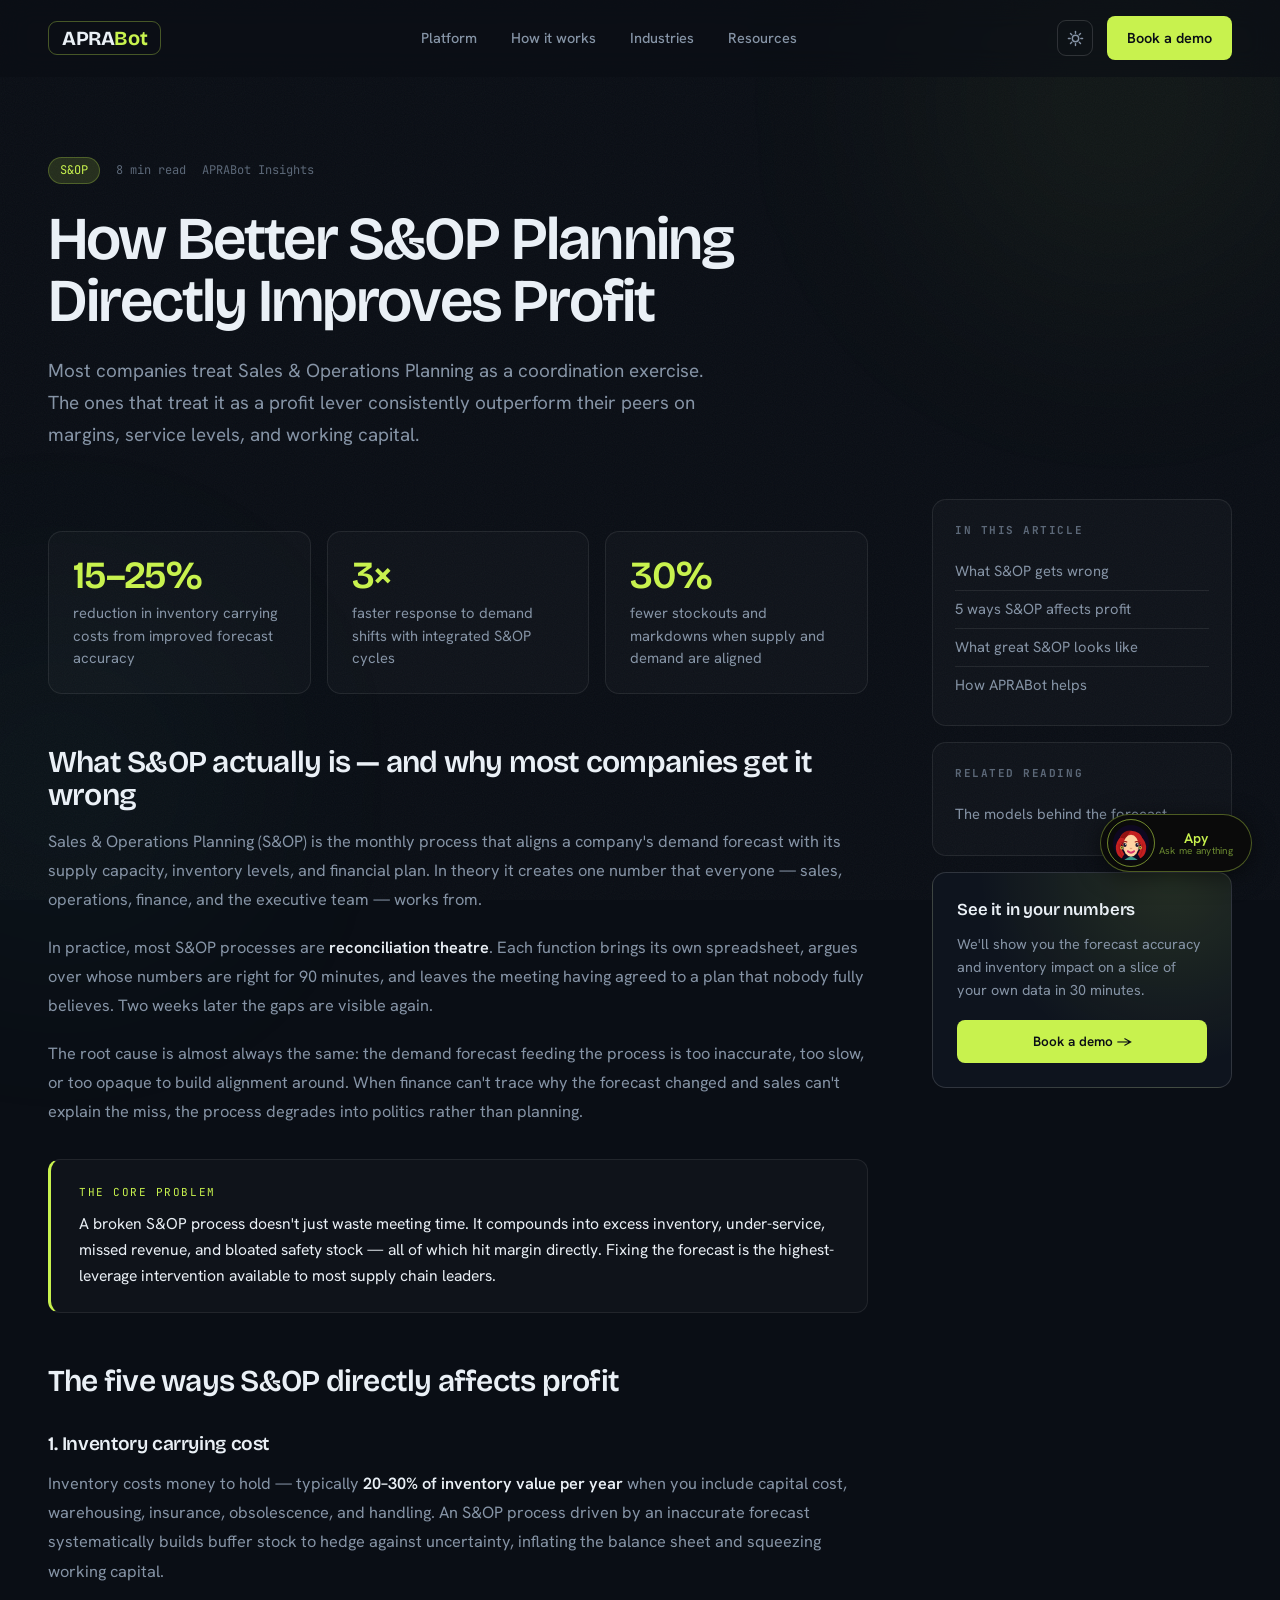
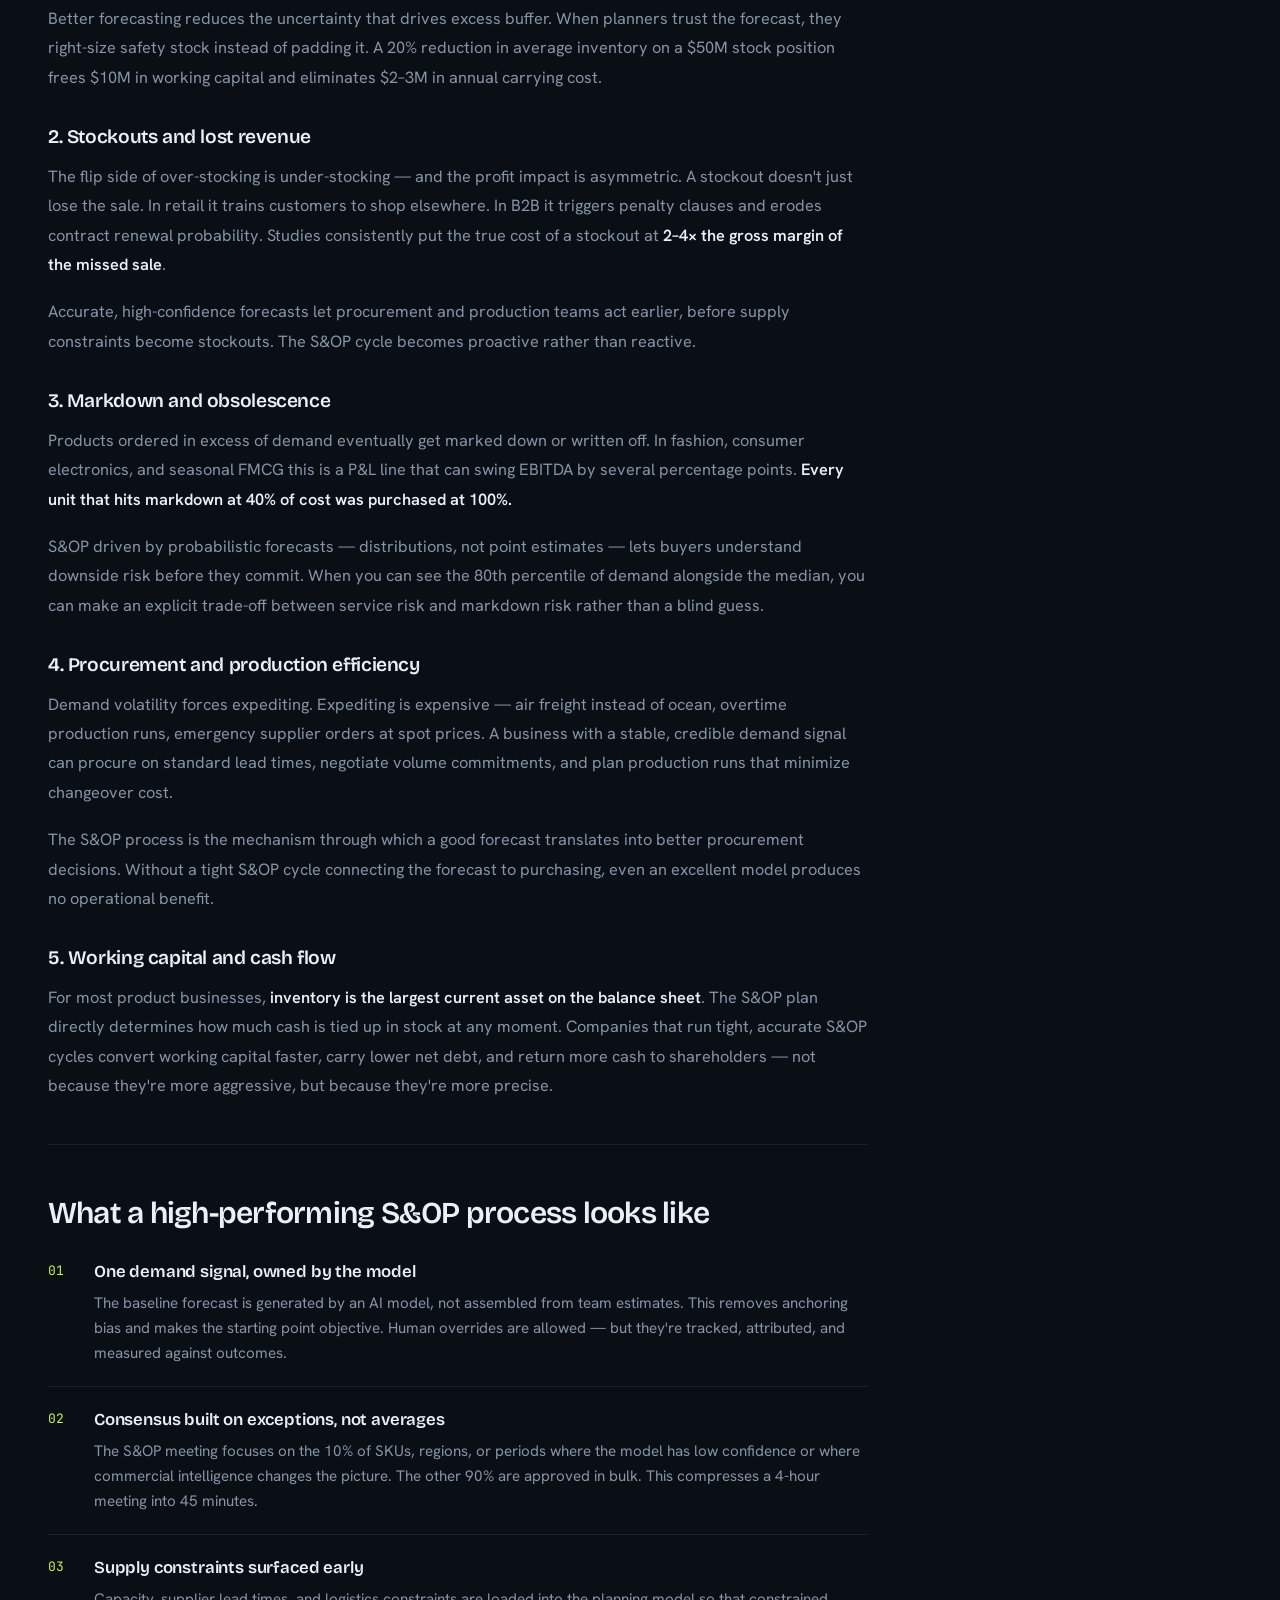
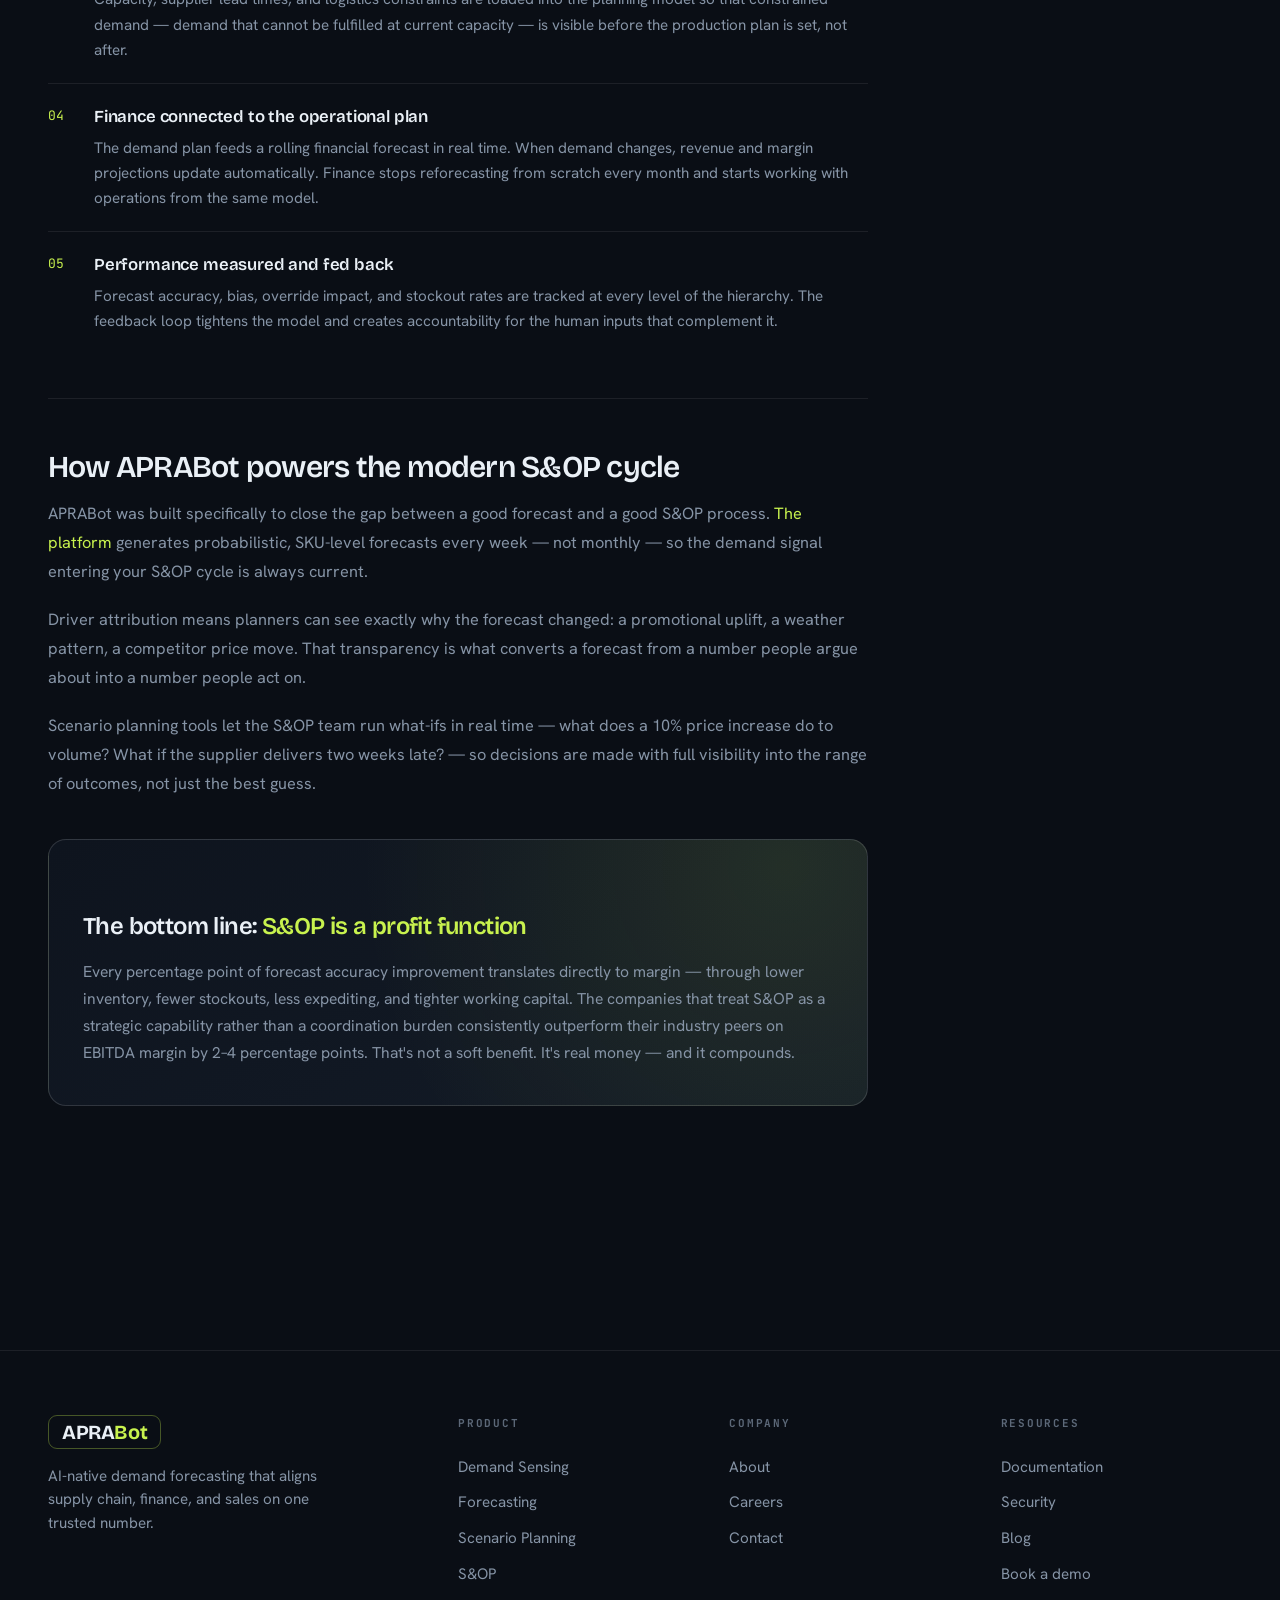
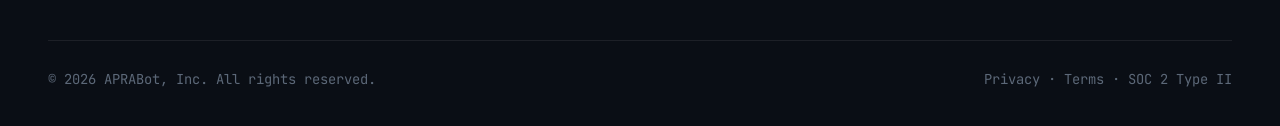
<file: blog-snop.html>
<!DOCTYPE html>
<html lang="en">
<head>
<script>document.documentElement.dataset.theme=localStorage.getItem('apraTheme')||'dark'</script>
<meta charset="UTF-8">
<meta name="viewport" content="width=device-width, initial-scale=1.0">
<title>How Better S&OP Planning Improves Profit — APRABot Blog</title>
<meta name="description" content="Most S&amp;OP processes are reconciliation theater. Learn five ways better Sales &amp; Operations Planning directly improves margin, service levels, and cash flow.">
<link rel="canonical" href="https://aprabot.com/blog-snop.html">
<meta property="og:title" content="How Better S&amp;OP Planning Improves Profit — APRABot Blog">
<meta property="og:description" content="Most S&amp;OP processes are reconciliation theater. Learn five ways better Sales &amp; Operations Planning directly improves margin, service levels, and cash flow.">
<meta property="og:url" content="https://aprabot.com/blog-snop.html">
<meta property="og:site_name" content="APRABot">
<meta property="og:type" content="article">
<meta property="og:image" content="https://aprabot.com/images/og-image.png">
<meta name="twitter:card" content="summary_large_image">
<script type="application/ld+json">
{
  "@context": "https://schema.org",
  "@type": "BlogPosting",
  "headline": "How Better S&OP Planning Directly Improves Profit",
  "url": "https://aprabot.com/blog-snop.html",
  "publisher": {
    "@type": "Organization",
    "name": "APRABot",
    "logo": {
      "@type": "ImageObject",
      "url": "https://aprabot.com/apple-touch-icon.png"
    }
  }
}
</script>
<link rel="icon" type="image/svg+xml" href="favicon.svg">
<link rel="icon" type="image/png" sizes="32x32" href="favicon-32.png">
<link rel="icon" type="image/png" sizes="16x16" href="favicon-16.png">
<link rel="apple-touch-icon" href="apple-touch-icon.png">
<link rel="preconnect" href="https://fonts.googleapis.com">
<link rel="preconnect" href="https://fonts.gstatic.com" crossorigin>
<link href="https://fonts.googleapis.com/css2?family=Bricolage+Grotesque:opsz,wght@12..96,300..800&family=Hanken+Grotesk:wght@400;500;600;700&family=JetBrains+Mono:wght@400;500;600&display=swap" rel="stylesheet">
<link rel="stylesheet" href="css/styles.css">
<style>
  .blog-hero{padding:80px 0 48px;position:relative;z-index:2}
  .blog-meta{display:flex;align-items:center;gap:16px;font-family:var(--mono);font-size:12px;
    color:var(--muted-2);margin-bottom:24px;flex-wrap:wrap}
  .blog-meta .tag{background:var(--signal-soft);border:1px solid rgba(200,242,78,.25);color:var(--signal);
    padding:3px 11px;border-radius:100px}
  .blog-hero h1{font-family:var(--display);font-weight:600;font-size:clamp(2.2rem,4.8vw,3.8rem);
    line-height:1.03;letter-spacing:-.03em;margin-bottom:22px;max-width:820px}
  .blog-hero .lede{font-size:1.18rem;color:var(--muted);max-width:660px;line-height:1.7}

  .blog-grid{display:grid;grid-template-columns:1fr 300px;gap:64px;align-items:start;padding-bottom:100px}
  @media(max-width:880px){.blog-grid{grid-template-columns:1fr}}

  .blog-body h2{font-family:var(--display);font-weight:600;font-size:clamp(1.45rem,2.4vw,1.9rem);
    letter-spacing:-.025em;margin:52px 0 14px;line-height:1.1}
  .blog-body h2:first-child{margin-top:0}
  .blog-body h3{font-family:var(--display);font-weight:600;font-size:1.2rem;letter-spacing:-.02em;margin:30px 0 10px}
  .blog-body p{color:var(--muted);font-size:1.02rem;line-height:1.8;margin-bottom:18px}
  .blog-body p strong{color:var(--text);font-weight:600}
  .blog-body .divider{border:none;border-top:1px solid var(--line);margin:44px 0}

  .stat-row{display:grid;grid-template-columns:repeat(3,1fr);gap:16px;margin:32px 0}
  @media(max-width:640px){.stat-row{grid-template-columns:1fr}}
  .scard{background:var(--panel);border:1px solid var(--line);border-radius:14px;padding:24px}
  .scard .sv{font-family:var(--display);font-weight:600;font-size:2.4rem;letter-spacing:-.03em;
    color:var(--signal);line-height:1;margin-bottom:8px}
  .scard .sl{color:var(--muted);font-size:.92rem;line-height:1.5}

  .callout{background:var(--panel);border:1px solid var(--line);border-left:3px solid var(--signal);
    border-radius:12px;padding:24px 28px;margin:32px 0}
  .callout .ct{font-family:var(--mono);font-size:11px;letter-spacing:.14em;text-transform:uppercase;
    color:var(--signal);margin-bottom:10px}
  .callout p{margin:0;color:var(--text);font-size:.98rem;line-height:1.65}

  .step-list{list-style:none;margin:28px 0}
  .step-list li{display:flex;gap:18px;padding:20px 0;border-top:1px solid var(--line)}
  .step-list li:first-child{border-top:none;padding-top:0}
  .step-list .sn{flex:0 0 auto;font-family:var(--mono);font-size:13px;color:var(--signal);
    width:28px;margin-top:2px}
  .step-list h4{font-family:var(--display);font-weight:600;font-size:1.05rem;letter-spacing:-.01em;margin-bottom:6px}
  .step-list p{color:var(--muted);font-size:.95rem;margin:0;line-height:1.65}

  .highlight-box{background:radial-gradient(circle at 90% 10%,rgba(200,242,78,.1),transparent 55%),
    linear-gradient(150deg,var(--ink-2),var(--ink-3));border:1px solid var(--line-2);
    border-radius:18px;padding:38px 34px;margin:40px 0;position:relative;overflow:hidden}
  .highlight-box h3{font-family:var(--display);font-weight:600;font-size:1.5rem;letter-spacing:-.025em;
    margin-bottom:14px}
  .highlight-box h3 span{color:var(--signal)}
  .highlight-box p{color:var(--muted);font-size:.98rem;line-height:1.72;margin-bottom:0}

  .sidebar{position:sticky;top:96px}
  .sidebar .sb-card{background:var(--panel);border:1px solid var(--line);border-radius:14px;padding:22px;margin-bottom:16px}
  .sidebar .sb-card h4{font-family:var(--mono);font-size:11px;letter-spacing:.14em;text-transform:uppercase;
    color:var(--muted-2);margin-bottom:14px}
  .sidebar .sb-card a{display:block;color:var(--muted);font-size:.92rem;padding:7px 0;border-top:1px solid var(--line);transition:color .2s}
  .sidebar .sb-card a:first-of-type{border-top:none}
  .sidebar .sb-card a:hover{color:var(--signal)}
  .sidebar .cta-card{background:radial-gradient(circle at 80% 0%,rgba(200,242,78,.12),transparent 60%),var(--ink-2);
    border:1px solid var(--line-2);border-radius:14px;padding:24px}
  .sidebar .cta-card h4{font-family:var(--display);font-weight:600;font-size:1.05rem;letter-spacing:-.01em}
  .sidebar .cta-card p{color:var(--muted);font-size:.9rem;margin:10px 0 18px;line-height:1.6}
</style>
</head>
<body>
<div class="grain"></div>
<div class="glow a"></div>
<div class="glow b"></div>

<header id="hdr">
  <div class="wrap">
    <nav>
      <div class="logo">
        <a href="/" class="wordmark">APRA<b>Bot</b></a>
      </div>
      <div class="navlinks">
        <a href="/#platform">Platform</a>
        <a href="/#how">How it works</a>
        <a href="/#industries">Industries</a>
        <a href="resources.html">Resources</a>
      </div>
      <div class="nav-cta">
        <a href="/#demo" class="btn btn-pri">Book a demo</a>
      </div>
    </nav>
  </div>
</header>

<section class="blog-hero">
  <div class="wrap">
    <div class="blog-meta">
      <span class="tag">S&amp;OP</span>
      <span>8 min read</span>
      <span>APRABot Insights</span>
    </div>
    <h1>How Better S&amp;OP Planning Directly Improves Profit</h1>
    <p class="lede">Most companies treat Sales &amp; Operations Planning as a coordination exercise. The ones that treat it as a profit lever consistently outperform their peers on margins, service levels, and working capital.</p>
  </div>
</section>

<div class="wrap" style="position:relative;z-index:2">
  <div class="blog-grid">

    <article class="blog-body">

      <div class="stat-row">
        <div class="scard">
          <div class="sv">15–25%</div>
          <div class="sl">reduction in inventory carrying costs from improved forecast accuracy</div>
        </div>
        <div class="scard">
          <div class="sv">3×</div>
          <div class="sl">faster response to demand shifts with integrated S&amp;OP cycles</div>
        </div>
        <div class="scard">
          <div class="sv">30%</div>
          <div class="sl">fewer stockouts and markdowns when supply and demand are aligned</div>
        </div>
      </div>

      <h2>What S&OP actually is — and why most companies get it wrong</h2>
      <p>
        Sales &amp; Operations Planning (S&amp;OP) is the monthly process that aligns a company's demand forecast with its supply capacity, inventory levels, and financial plan. In theory it creates one number that everyone — sales, operations, finance, and the executive team — works from.
      </p>
      <p>
        In practice, most S&amp;OP processes are <strong>reconciliation theatre</strong>. Each function brings its own spreadsheet, argues over whose numbers are right for 90 minutes, and leaves the meeting having agreed to a plan that nobody fully believes. Two weeks later the gaps are visible again.
      </p>
      <p>
        The root cause is almost always the same: the demand forecast feeding the process is too inaccurate, too slow, or too opaque to build alignment around. When finance can't trace why the forecast changed and sales can't explain the miss, the process degrades into politics rather than planning.
      </p>

      <div class="callout">
        <div class="ct">The Core Problem</div>
        <p>A broken S&OP process doesn't just waste meeting time. It compounds into excess inventory, under-service, missed revenue, and bloated safety stock — all of which hit margin directly. Fixing the forecast is the highest-leverage intervention available to most supply chain leaders.</p>
      </div>

      <h2>The five ways S&OP directly affects profit</h2>

      <h3>1. Inventory carrying cost</h3>
      <p>
        Inventory costs money to hold — typically <strong>20–30% of inventory value per year</strong> when you include capital cost, warehousing, insurance, obsolescence, and handling. An S&OP process driven by an inaccurate forecast systematically builds buffer stock to hedge against uncertainty, inflating the balance sheet and squeezing working capital.
      </p>
      <p>
        Better forecasting reduces the uncertainty that drives excess buffer. When planners trust the forecast, they right-size safety stock instead of padding it. A 20% reduction in average inventory on a $50M stock position frees $10M in working capital and eliminates $2–3M in annual carrying cost.
      </p>

      <h3>2. Stockouts and lost revenue</h3>
      <p>
        The flip side of over-stocking is under-stocking — and the profit impact is asymmetric. A stockout doesn't just lose the sale. In retail it trains customers to shop elsewhere. In B2B it triggers penalty clauses and erodes contract renewal probability. Studies consistently put the true cost of a stockout at <strong>2–4× the gross margin of the missed sale</strong>.
      </p>
      <p>
        Accurate, high-confidence forecasts let procurement and production teams act earlier, before supply constraints become stockouts. The S&OP cycle becomes proactive rather than reactive.
      </p>

      <h3>3. Markdown and obsolescence</h3>
      <p>
        Products ordered in excess of demand eventually get marked down or written off. In fashion, consumer electronics, and seasonal FMCG this is a P&amp;L line that can swing EBITDA by several percentage points. <strong>Every unit that hits markdown at 40% of cost was purchased at 100%.</strong>
      </p>
      <p>
        S&OP driven by probabilistic forecasts — distributions, not point estimates — lets buyers understand downside risk before they commit. When you can see the 80th percentile of demand alongside the median, you can make an explicit trade-off between service risk and markdown risk rather than a blind guess.
      </p>

      <h3>4. Procurement and production efficiency</h3>
      <p>
        Demand volatility forces expediting. Expediting is expensive — air freight instead of ocean, overtime production runs, emergency supplier orders at spot prices. A business with a stable, credible demand signal can procure on standard lead times, negotiate volume commitments, and plan production runs that minimize changeover cost.
      </p>
      <p>
        The S&OP process is the mechanism through which a good forecast translates into better procurement decisions. Without a tight S&OP cycle connecting the forecast to purchasing, even an excellent model produces no operational benefit.
      </p>

      <h3>5. Working capital and cash flow</h3>
      <p>
        For most product businesses, <strong>inventory is the largest current asset on the balance sheet</strong>. The S&OP plan directly determines how much cash is tied up in stock at any moment. Companies that run tight, accurate S&OP cycles convert working capital faster, carry lower net debt, and return more cash to shareholders — not because they're more aggressive, but because they're more precise.
      </p>

      <hr class="divider">

      <h2>What a high-performing S&OP process looks like</h2>

      <ul class="step-list">
        <li>
          <span class="sn">01</span>
          <div>
            <h4>One demand signal, owned by the model</h4>
            <p>The baseline forecast is generated by an AI model, not assembled from team estimates. This removes anchoring bias and makes the starting point objective. Human overrides are allowed — but they're tracked, attributed, and measured against outcomes.</p>
          </div>
        </li>
        <li>
          <span class="sn">02</span>
          <div>
            <h4>Consensus built on exceptions, not averages</h4>
            <p>The S&OP meeting focuses on the 10% of SKUs, regions, or periods where the model has low confidence or where commercial intelligence changes the picture. The other 90% are approved in bulk. This compresses a 4-hour meeting into 45 minutes.</p>
          </div>
        </li>
        <li>
          <span class="sn">03</span>
          <div>
            <h4>Supply constraints surfaced early</h4>
            <p>Capacity, supplier lead times, and logistics constraints are loaded into the planning model so that constrained demand — demand that cannot be fulfilled at current capacity — is visible before the production plan is set, not after.</p>
          </div>
        </li>
        <li>
          <span class="sn">04</span>
          <div>
            <h4>Finance connected to the operational plan</h4>
            <p>The demand plan feeds a rolling financial forecast in real time. When demand changes, revenue and margin projections update automatically. Finance stops reforecasting from scratch every month and starts working with operations from the same model.</p>
          </div>
        </li>
        <li>
          <span class="sn">05</span>
          <div>
            <h4>Performance measured and fed back</h4>
            <p>Forecast accuracy, bias, override impact, and stockout rates are tracked at every level of the hierarchy. The feedback loop tightens the model and creates accountability for the human inputs that complement it.</p>
          </div>
        </li>
      </ul>

      <hr class="divider">

      <h2>How APRABot powers the modern S&OP cycle</h2>
      <p>
        APRABot was built specifically to close the gap between a good forecast and a good S&OP process. <a href="/#platform" style="color:var(--signal)">The platform</a> generates probabilistic, SKU-level forecasts every week — not monthly — so the demand signal entering your S&OP cycle is always current.
      </p>
      <p>
        Driver attribution means planners can see exactly why the forecast changed: a promotional uplift, a weather pattern, a competitor price move. That transparency is what converts a forecast from a number people argue about into a number people act on.
      </p>
      <p>
        Scenario planning tools let the S&OP team run what-ifs in real time — what does a 10% price increase do to volume? What if the supplier delivers two weeks late? — so decisions are made with full visibility into the range of outcomes, not just the best guess.
      </p>

      <div class="highlight-box">
        <h3>The bottom line: <span>S&OP is a profit function</span></h3>
        <p>Every percentage point of forecast accuracy improvement translates directly to margin — through lower inventory, fewer stockouts, less expediting, and tighter working capital. The companies that treat S&OP as a strategic capability rather than a coordination burden consistently outperform their industry peers on EBITDA margin by 2–4 percentage points. That's not a soft benefit. It's real money — and it compounds.</p>
      </div>

    </article>

    <aside class="sidebar">
      <div class="sb-card">
        <h4>In this article</h4>
        <a href="#" onclick="return false">What S&amp;OP gets wrong</a>
        <a href="#" onclick="return false">5 ways S&amp;OP affects profit</a>
        <a href="#" onclick="return false">What great S&amp;OP looks like</a>
        <a href="#" onclick="return false">How APRABot helps</a>
      </div>
      <div class="sb-card">
        <h4>Related reading</h4>
        <a href="resources.html">The models behind the forecast</a>
      </div>
      <div class="cta-card">
        <h4>See it in your numbers</h4>
        <p>We'll show you the forecast accuracy and inventory impact on a slice of your own data in 30 minutes.</p>
        <a href="mailto:contact@venturlyft.com" class="btn btn-pri" style="width:100%;justify-content:center;font-size:13.5px">Book a demo →</a>
      </div>
    </aside>

  </div>
</div>

<footer>
  <div class="wrap">
    <div class="foot-grid">
      <div>
        <div class="logo">
          <a href="/" class="wordmark">APRA<b>Bot</b></a>
        </div>
        <p>AI-native demand forecasting that aligns supply chain, finance, and sales on one trusted number.</p>
      </div>
      <div class="fcol">
        <h4>Product</h4>
        <a href="/#platform">Demand Sensing</a>
        <a href="/#platform">Forecasting</a>
        <a href="/#platform">Scenario Planning</a>
        <a href="/#platform">S&amp;OP</a>
      </div>
      <div class="fcol">
        <h4>Company</h4>
        <a href="about.html">About</a>
        <a href="careers.html">Careers</a>
        <a href="mailto:contact@venturlyft.com">Contact</a>
      </div>
      <div class="fcol">
        <h4>Resources</h4>
        <a href="resources.html">Documentation</a>
        <a href="security.html">Security</a>
        <a href="blog-snop.html">Blog</a>
        <a href="/#demo">Book a demo</a>
      </div>
    </div>
    <div class="foot-bot">
      <span>© 2026 APRABot, Inc. All rights reserved.</span>
      <span>Privacy · Terms · SOC 2 Type II</span>
    </div>
  </div>
</footer>
<script>
  const hdr = document.getElementById('hdr');
  addEventListener('scroll', () => hdr.classList.toggle('scrolled', scrollY > 20));
</script>
<script src="js/theme.js"></script>
<script src="js/apy.js"></script>
</body>
</html>
</file>
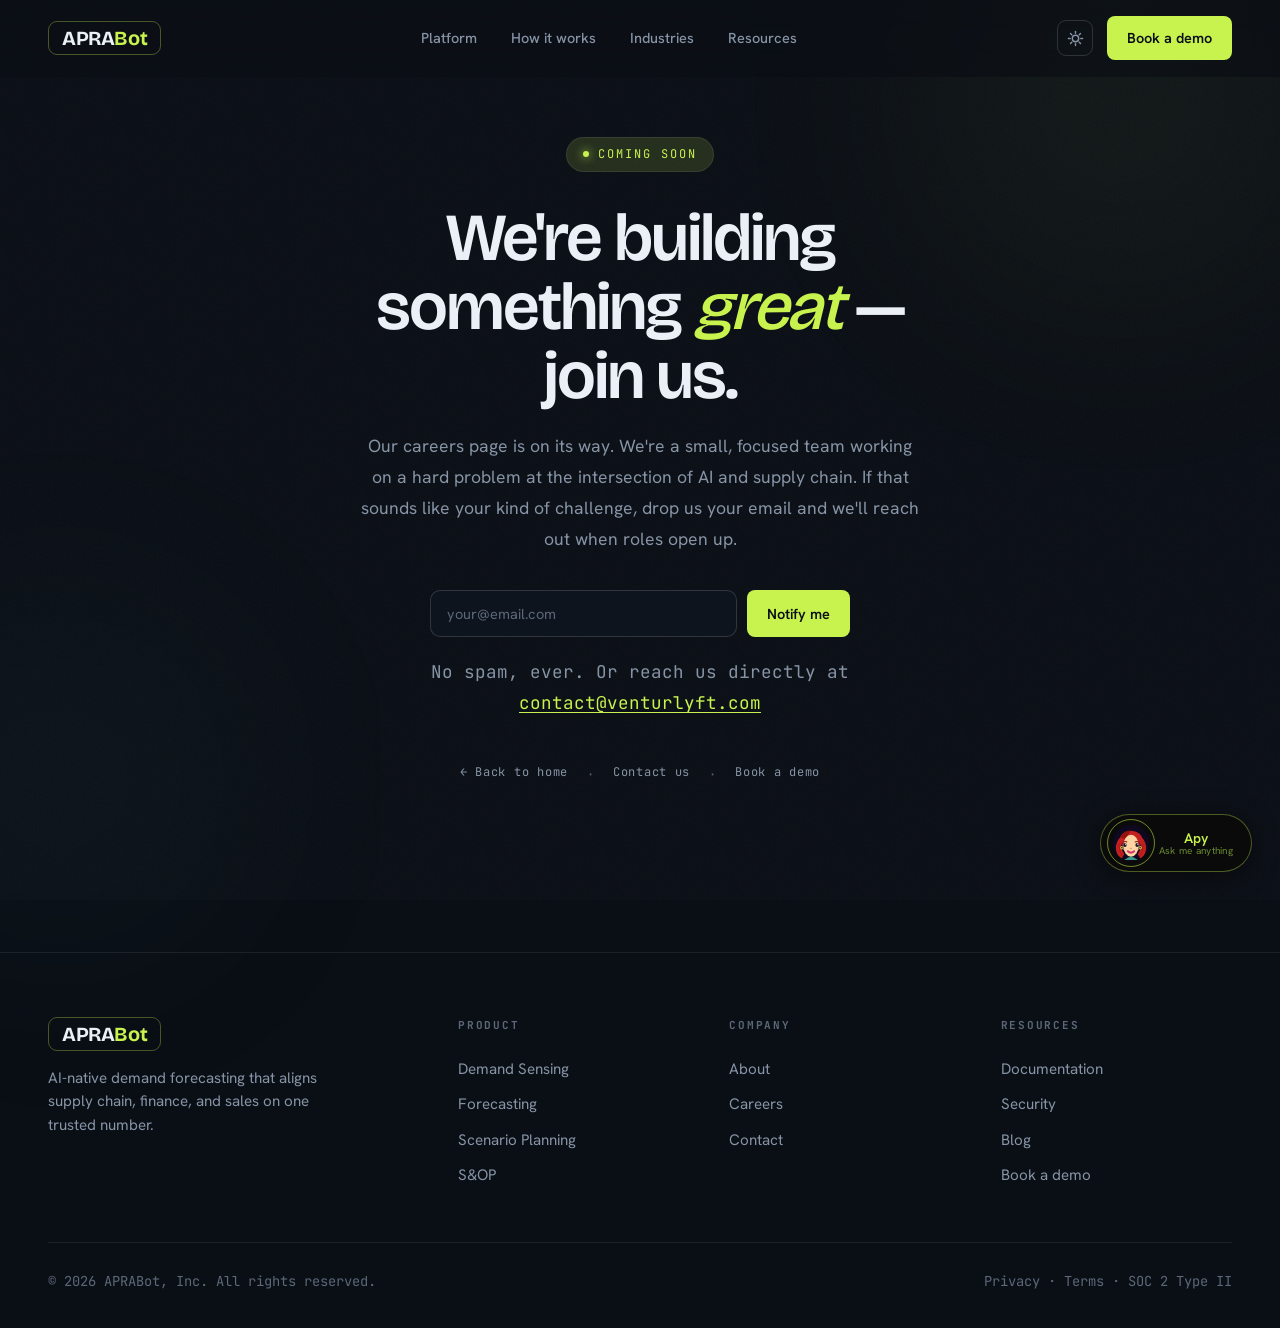
<file: careers.html>
<!DOCTYPE html>
<html lang="en">
<head>
<script>document.documentElement.dataset.theme=localStorage.getItem('apraTheme')||'dark'</script>
<meta charset="UTF-8">
<meta name="viewport" content="width=device-width, initial-scale=1.0">
<title>Careers — APRABot</title>
<meta name="description" content="APRABot is hiring soon. Leave your email to hear about open roles on our AI-native demand forecasting team working at the intersection of AI and supply chain.">
<link rel="canonical" href="https://aprabot.com/careers.html">
<meta property="og:title" content="Careers — APRABot">
<meta property="og:description" content="APRABot is hiring soon. Leave your email to hear about open roles on our AI-native demand forecasting team working at the intersection of AI and supply chain.">
<meta property="og:url" content="https://aprabot.com/careers.html">
<meta property="og:site_name" content="APRABot">
<meta property="og:type" content="website">
<meta property="og:image" content="https://aprabot.com/images/og-image.png">
<meta name="twitter:card" content="summary_large_image">
<link rel="icon" type="image/svg+xml" href="favicon.svg">
<link rel="icon" type="image/png" sizes="32x32" href="favicon-32.png">
<link rel="icon" type="image/png" sizes="16x16" href="favicon-16.png">
<link rel="apple-touch-icon" href="apple-touch-icon.png">
<link rel="preconnect" href="https://fonts.googleapis.com">
<link rel="preconnect" href="https://fonts.gstatic.com" crossorigin>
<link href="https://fonts.googleapis.com/css2?family=Bricolage+Grotesque:opsz,wght@12..96,300..800&family=Hanken+Grotesk:wght@400;500;600;700&family=JetBrains+Mono:wght@400;500;600&display=swap" rel="stylesheet">
<link rel="stylesheet" href="css/styles.css">
<style>
  body{display:flex;flex-direction:column;min-height:100vh}
  .cs-main{flex:1;display:flex;align-items:center;justify-content:center;
    position:relative;z-index:2;padding:60px 28px}
  .cs-inner{text-align:center;max-width:560px}
  .cs-badge{display:inline-flex;align-items:center;gap:9px;font-family:var(--mono);font-size:12px;
    letter-spacing:.16em;text-transform:uppercase;color:var(--signal);
    border:1px solid var(--line);background:var(--signal-soft);padding:7px 16px;
    border-radius:100px;margin-bottom:32px}
  .cs-badge .dot{width:6px;height:6px;border-radius:50%;background:var(--signal);
    box-shadow:0 0 10px var(--signal);animation:pulse 1.8s infinite}
  @keyframes pulse{0%,100%{opacity:1}50%{opacity:.35}}
  .cs-inner h1{font-family:var(--display);font-weight:600;
    font-size:clamp(2.6rem,6vw,4.2rem);line-height:1.03;letter-spacing:-.03em;margin-bottom:20px}
  .cs-inner h1 span{color:var(--signal);font-style:italic;font-weight:500}
  .cs-inner p{font-size:1.1rem;color:var(--muted);line-height:1.75;margin-bottom:36px}
  .cs-form{display:flex;gap:10px;max-width:420px;margin:0 auto 20px;flex-wrap:wrap;justify-content:center}
  .cs-form input{flex:1;min-width:200px;background:var(--ink-2);border:1px solid var(--line-2);
    border-radius:10px;padding:13px 16px;color:var(--text);font-family:var(--body);font-size:14.5px;
    transition:border-color .2s,box-shadow .2s}
  .cs-form input:focus{outline:none;border-color:var(--signal);box-shadow:0 0 0 3px var(--signal-soft)}
  .cs-form input::placeholder{color:var(--muted-2)}
  .cs-note{font-family:var(--mono);font-size:11.5px;color:var(--muted-2)}
  .cs-note a{color:var(--signal);text-decoration:underline;text-underline-offset:3px}
  .cs-links{display:flex;gap:20px;justify-content:center;margin-top:44px;flex-wrap:wrap}
  .cs-links a{font-family:var(--mono);font-size:12px;color:var(--muted);
    letter-spacing:.06em;transition:color .2s}
  .cs-links a:hover{color:var(--signal)}
  .cs-links .sep{color:var(--muted-2)}
</style>
</head>
<body>
<div class="grain"></div>
<div class="glow a"></div>
<div class="glow b"></div>

<header id="hdr">
  <div class="wrap">
    <nav>
      <div class="logo">
        <a href="/" class="wordmark">APRA<b>Bot</b></a>
      </div>
      <div class="navlinks">
        <a href="/#platform">Platform</a>
        <a href="/#how">How it works</a>
        <a href="/#industries">Industries</a>
        <a href="resources.html">Resources</a>
      </div>
      <div class="nav-cta">
        <a href="/#demo" class="btn btn-pri">Book a demo</a>
      </div>
    </nav>
  </div>
</header>

<main class="cs-main">
  <div class="cs-inner">
    <div class="cs-badge"><span class="dot"></span>Coming soon</div>
    <h1>We're building something <span>great</span> — join us.</h1>
    <p>Our careers page is on its way. We're a small, focused team working on a hard problem at the intersection of AI and supply chain. If that sounds like your kind of challenge, drop us your email and we'll reach out when roles open up.</p>
    <form class="cs-form" onsubmit="handleSubmit(event)">
      <input type="email" id="emailInput" placeholder="your@email.com" required>
      <button type="submit" class="btn btn-pri">Notify me</button>
    </form>
    <p class="cs-note" id="cs-msg">No spam, ever. Or reach us directly at <a href="mailto:contact@venturlyft.com">contact@venturlyft.com</a></p>
    <div class="cs-links">
      <a href="/">← Back to home</a>
      <span class="sep">·</span>
      <a href="mailto:contact@venturlyft.com">Contact us</a>
      <span class="sep">·</span>
      <a href="/#demo">Book a demo</a>
    </div>
  </div>
</main>

<footer>
  <div class="wrap">
    <div class="foot-grid">
      <div>
        <div class="logo">
          <a href="/" class="wordmark">APRA<b>Bot</b></a>
        </div>
        <p>AI-native demand forecasting that aligns supply chain, finance, and sales on one trusted number.</p>
      </div>
      <div class="fcol">
        <h4>Product</h4>
        <a href="/#platform">Demand Sensing</a>
        <a href="/#platform">Forecasting</a>
        <a href="/#platform">Scenario Planning</a>
        <a href="/#platform">S&amp;OP</a>
      </div>
      <div class="fcol">
        <h4>Company</h4>
        <a href="about.html">About</a>
        <a href="careers.html">Careers</a>
        <a href="mailto:contact@venturlyft.com">Contact</a>
      </div>
      <div class="fcol">
        <h4>Resources</h4>
        <a href="resources.html">Documentation</a>
        <a href="security.html">Security</a>
        <a href="blog-snop.html">Blog</a>
        <a href="/#demo">Book a demo</a>
      </div>
    </div>
    <div class="foot-bot">
      <span>© 2026 APRABot, Inc. All rights reserved.</span>
      <span>Privacy · Terms · SOC 2 Type II</span>
    </div>
  </div>
</footer>

<script>
  const hdr = document.getElementById('hdr');
  addEventListener('scroll', () => hdr.classList.toggle('scrolled', scrollY > 20));

  function handleSubmit(e) {
    e.preventDefault();
    document.getElementById('emailInput').value = '';
    document.getElementById('cs-msg').textContent = "You're on the list — we'll be in touch!";
    document.getElementById('cs-msg').style.color = 'var(--signal)';
  }
</script>
<script src="js/theme.js"></script>
<script src="js/apy.js"></script>
</body>
</html>
</file>
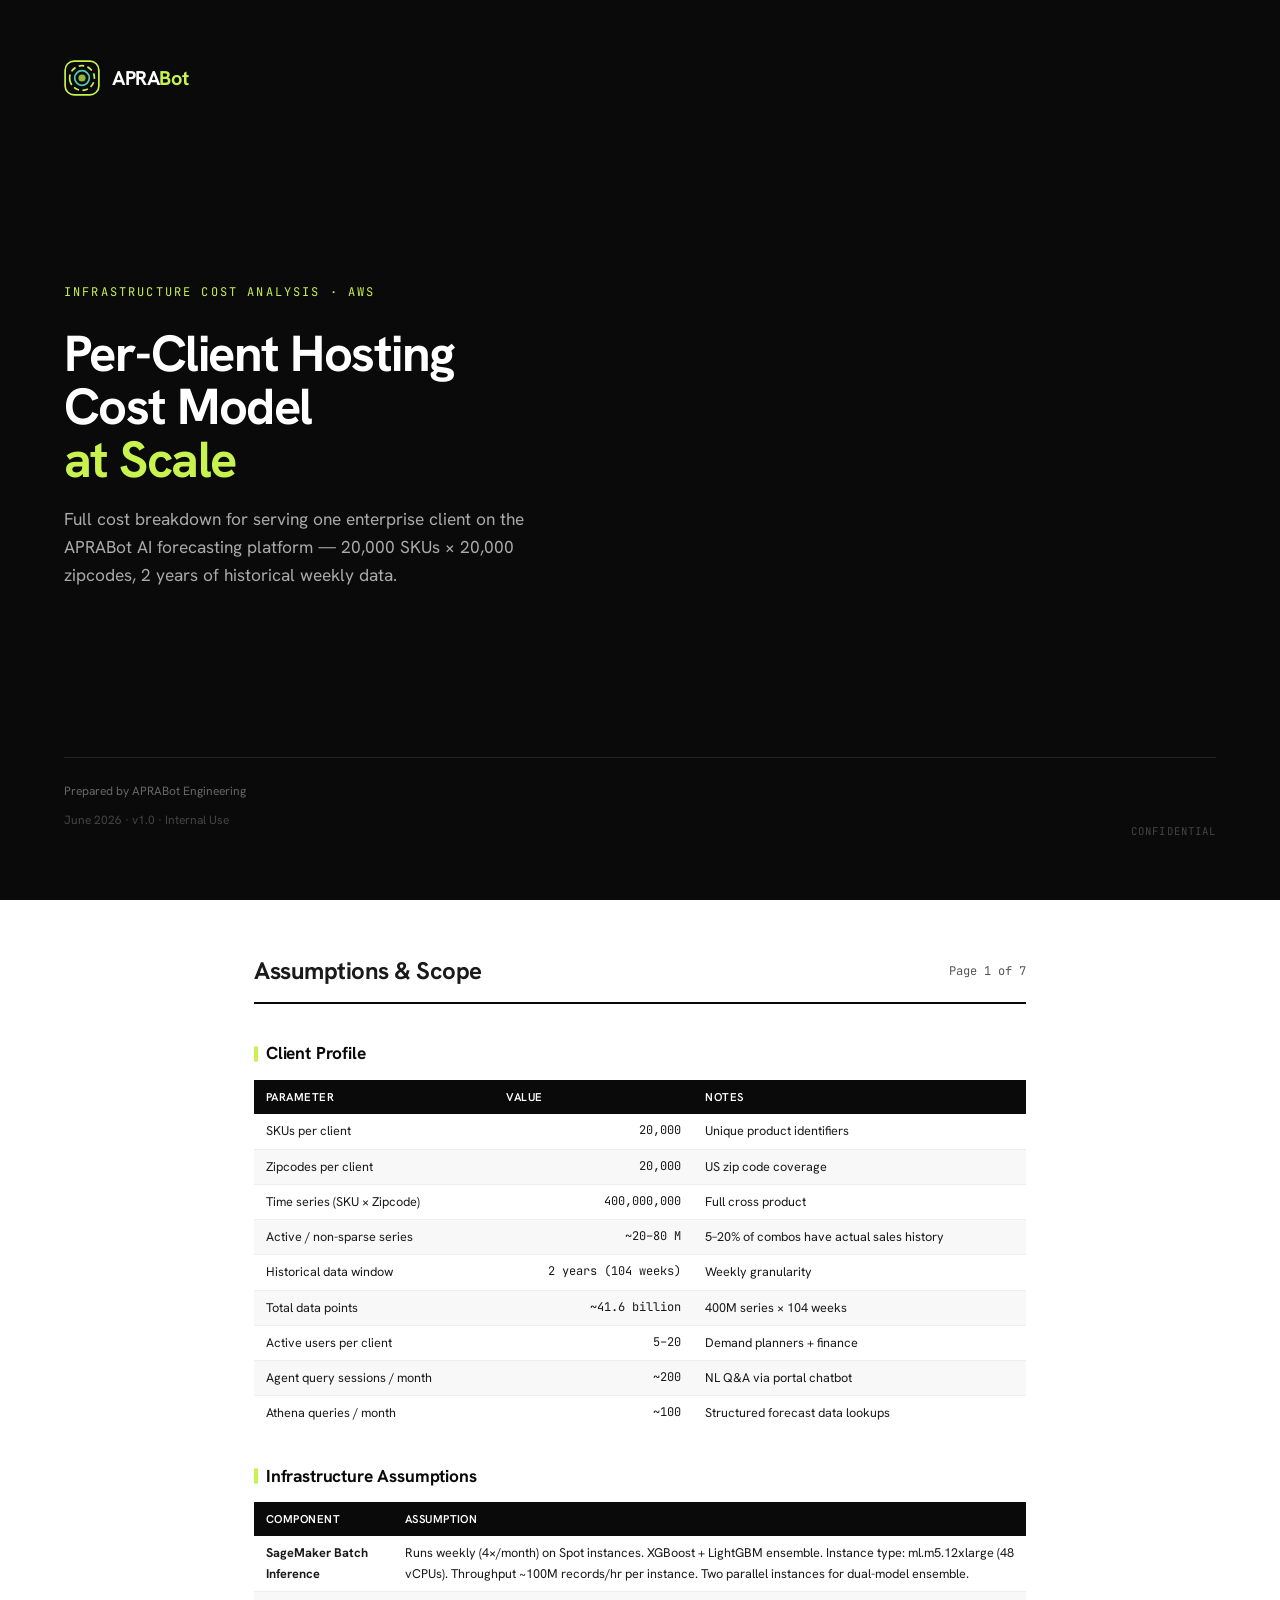
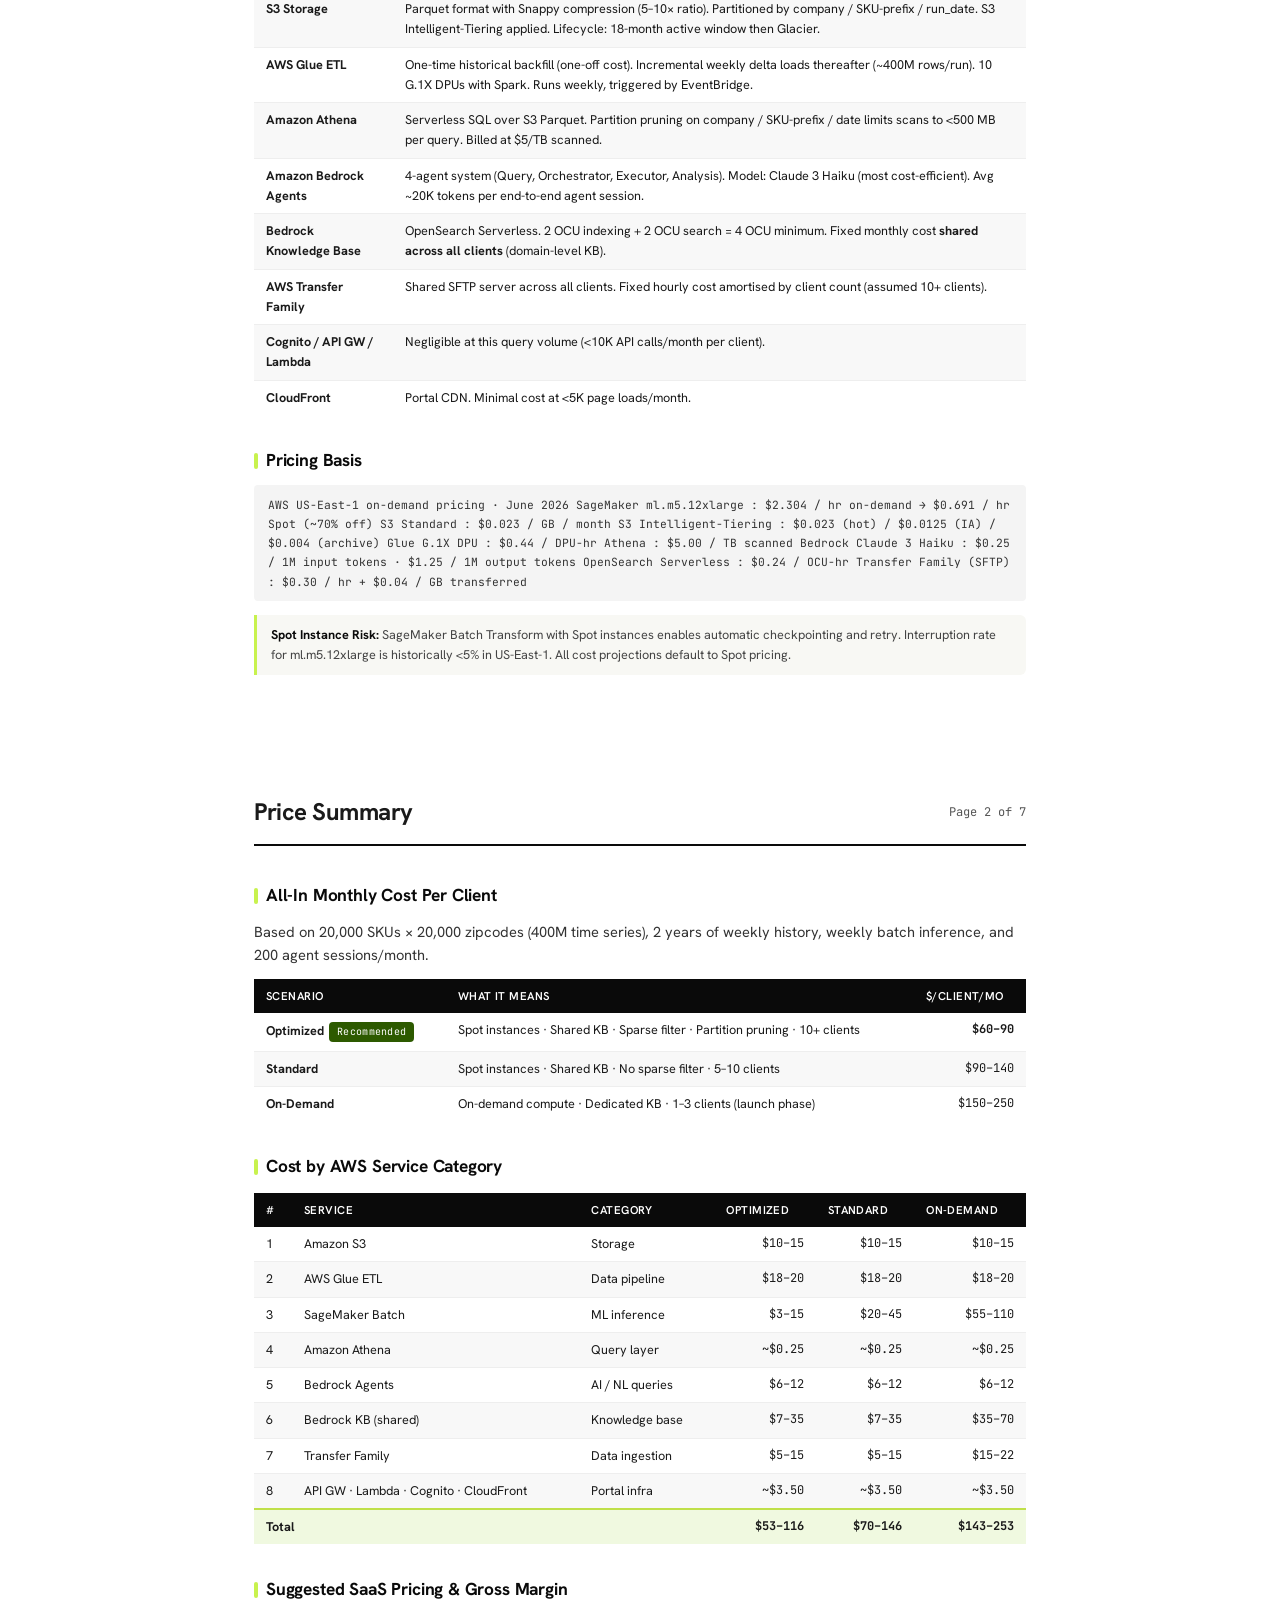
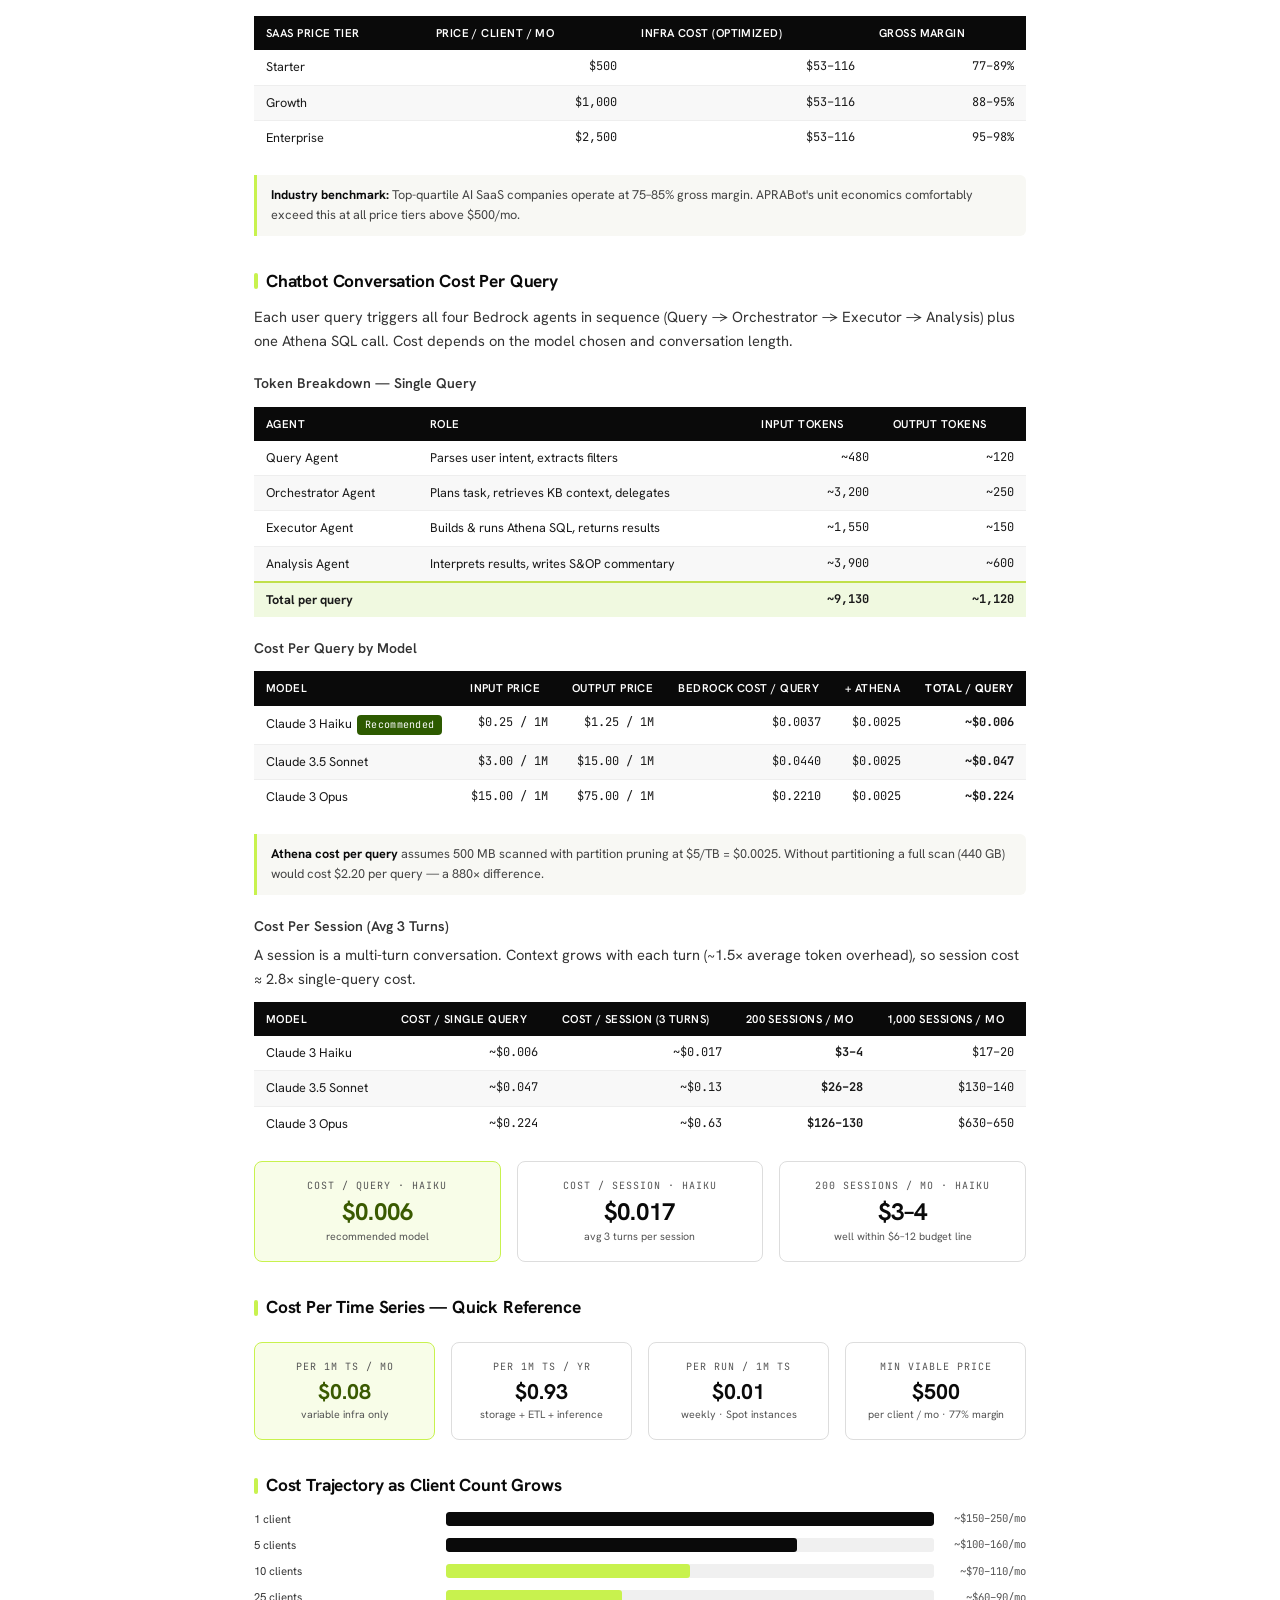
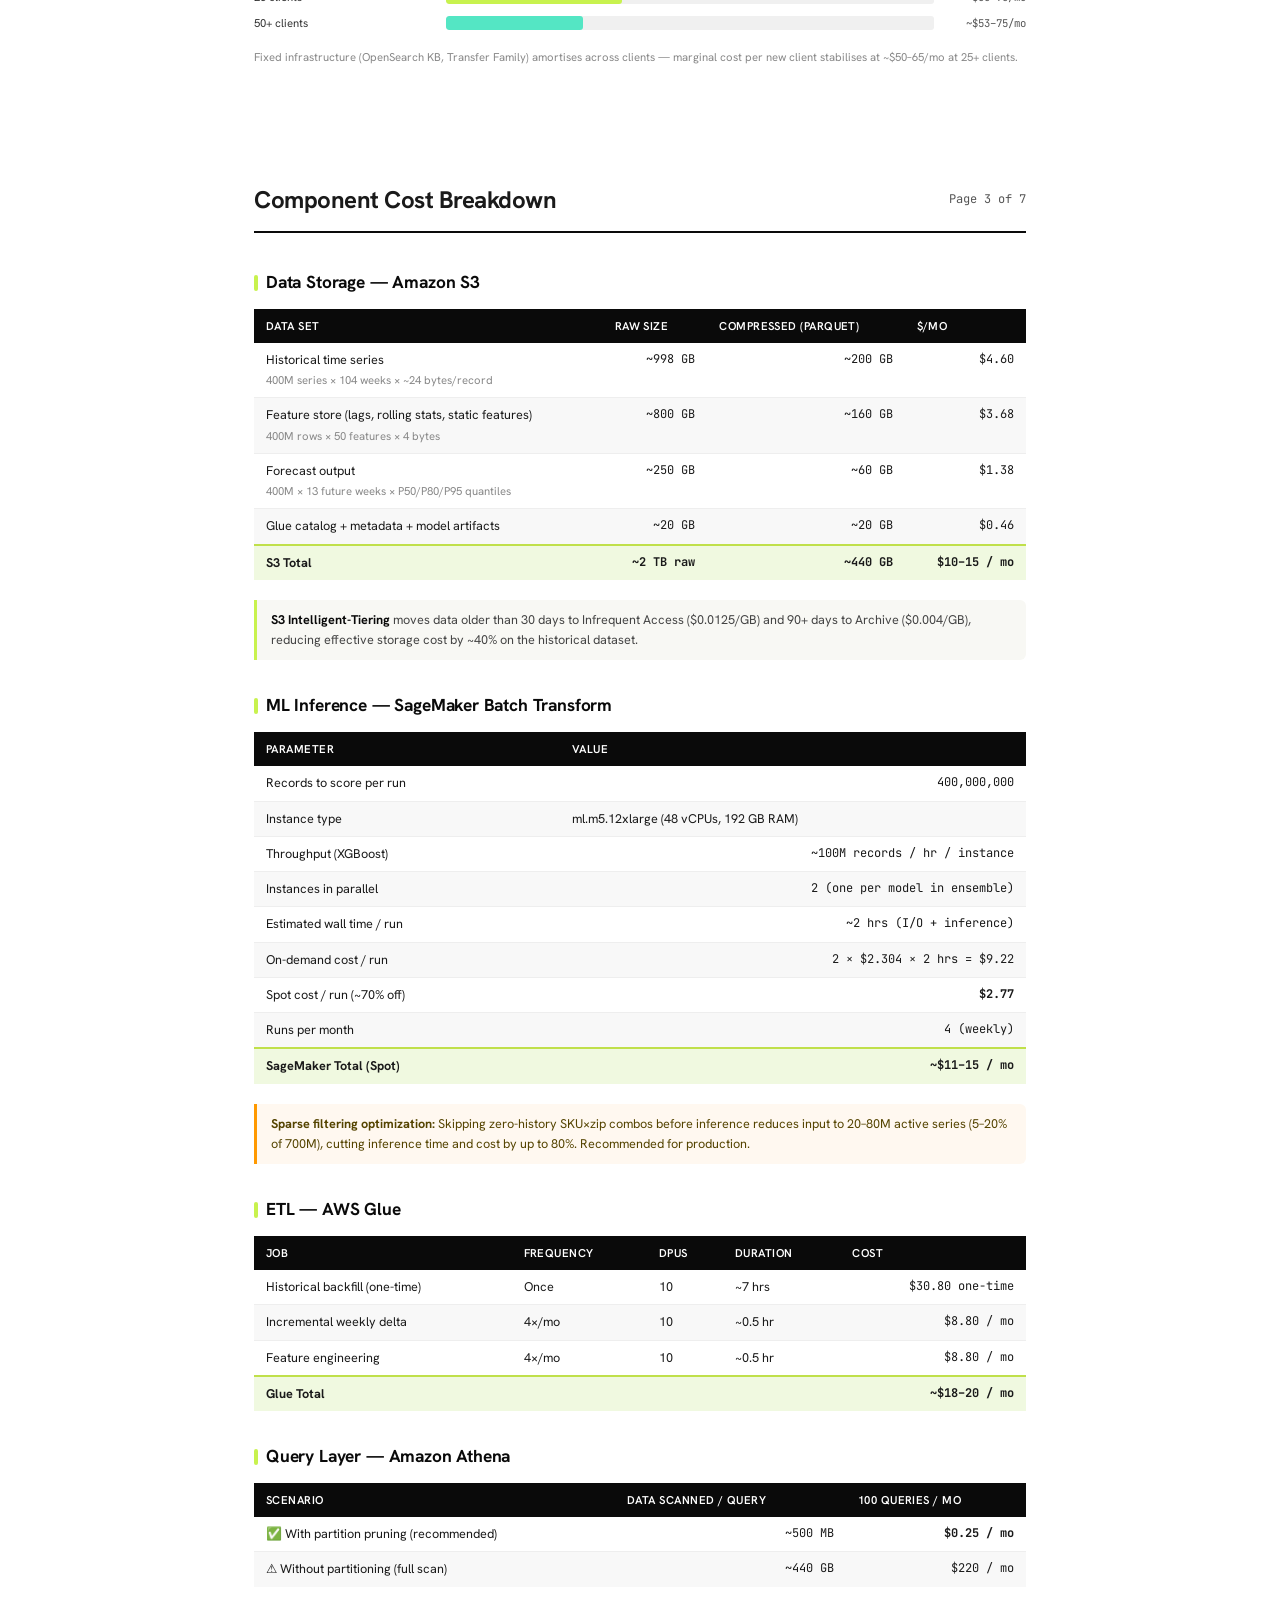
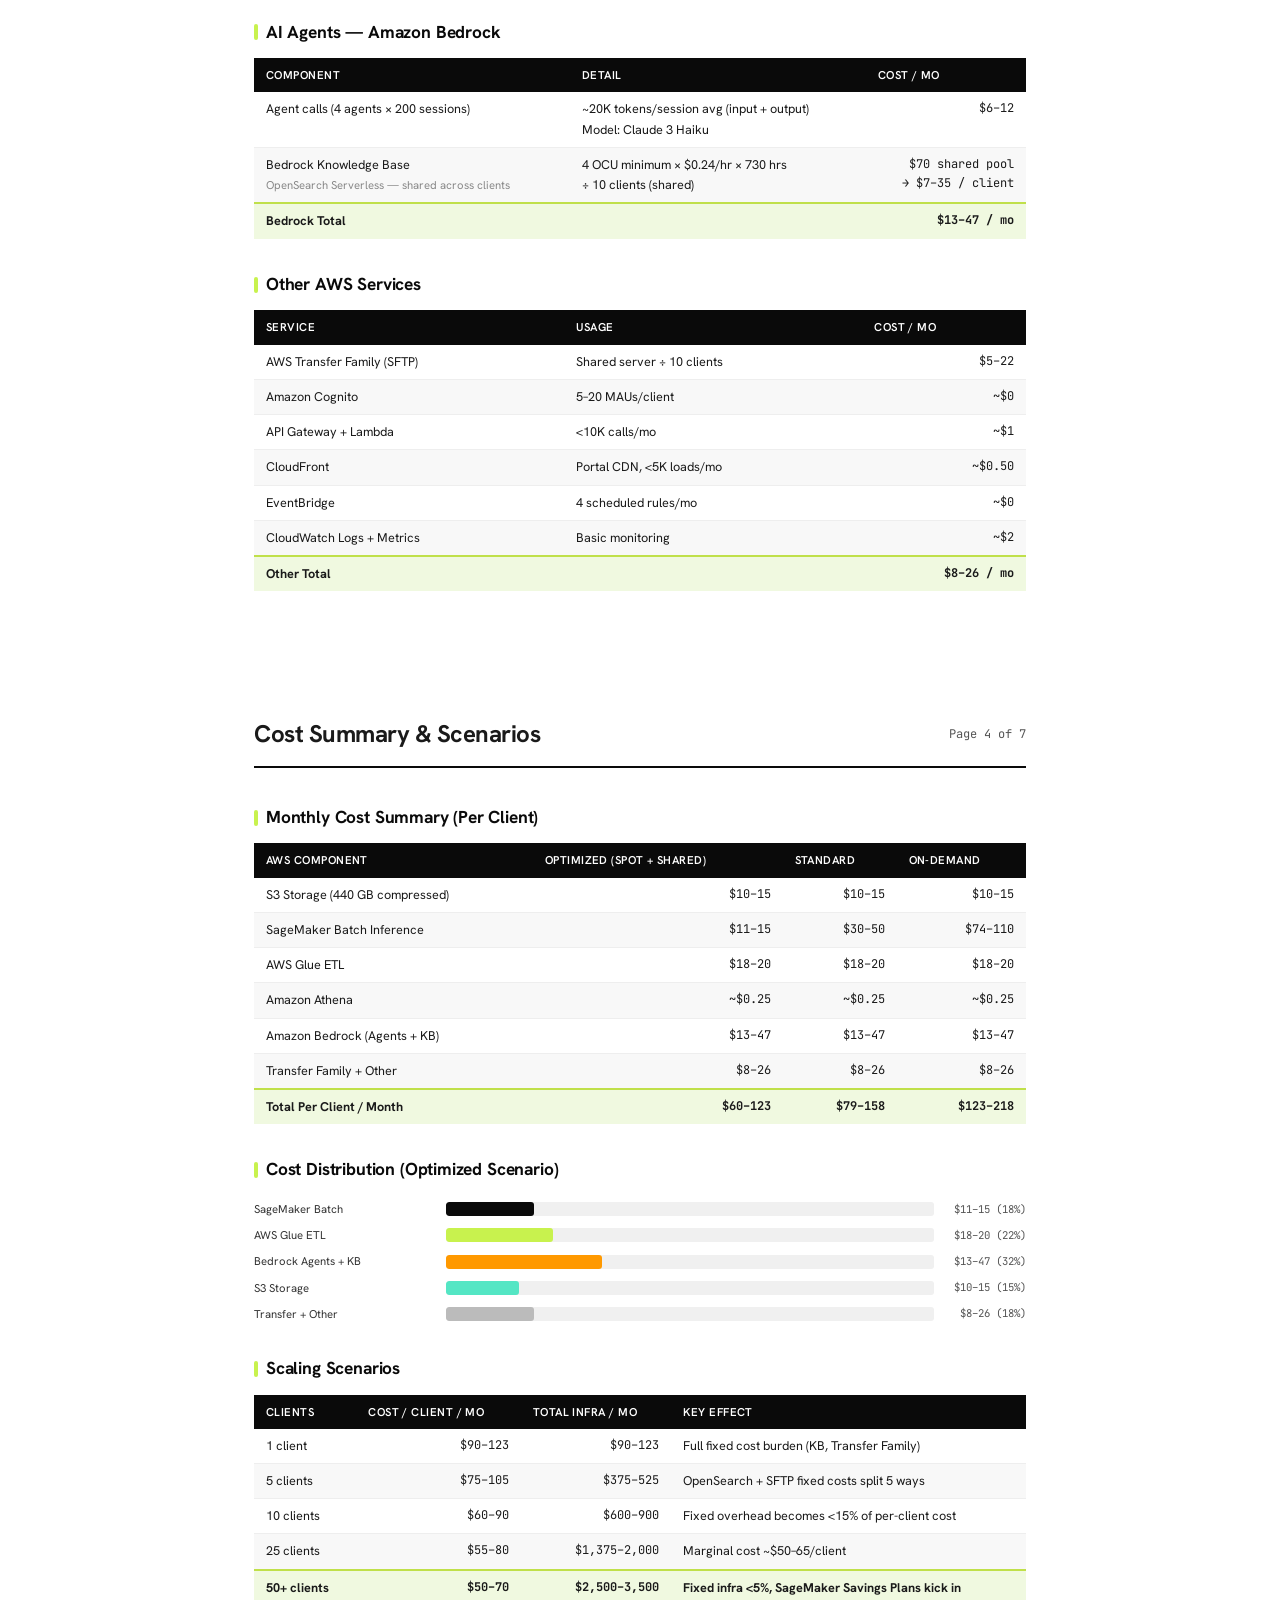
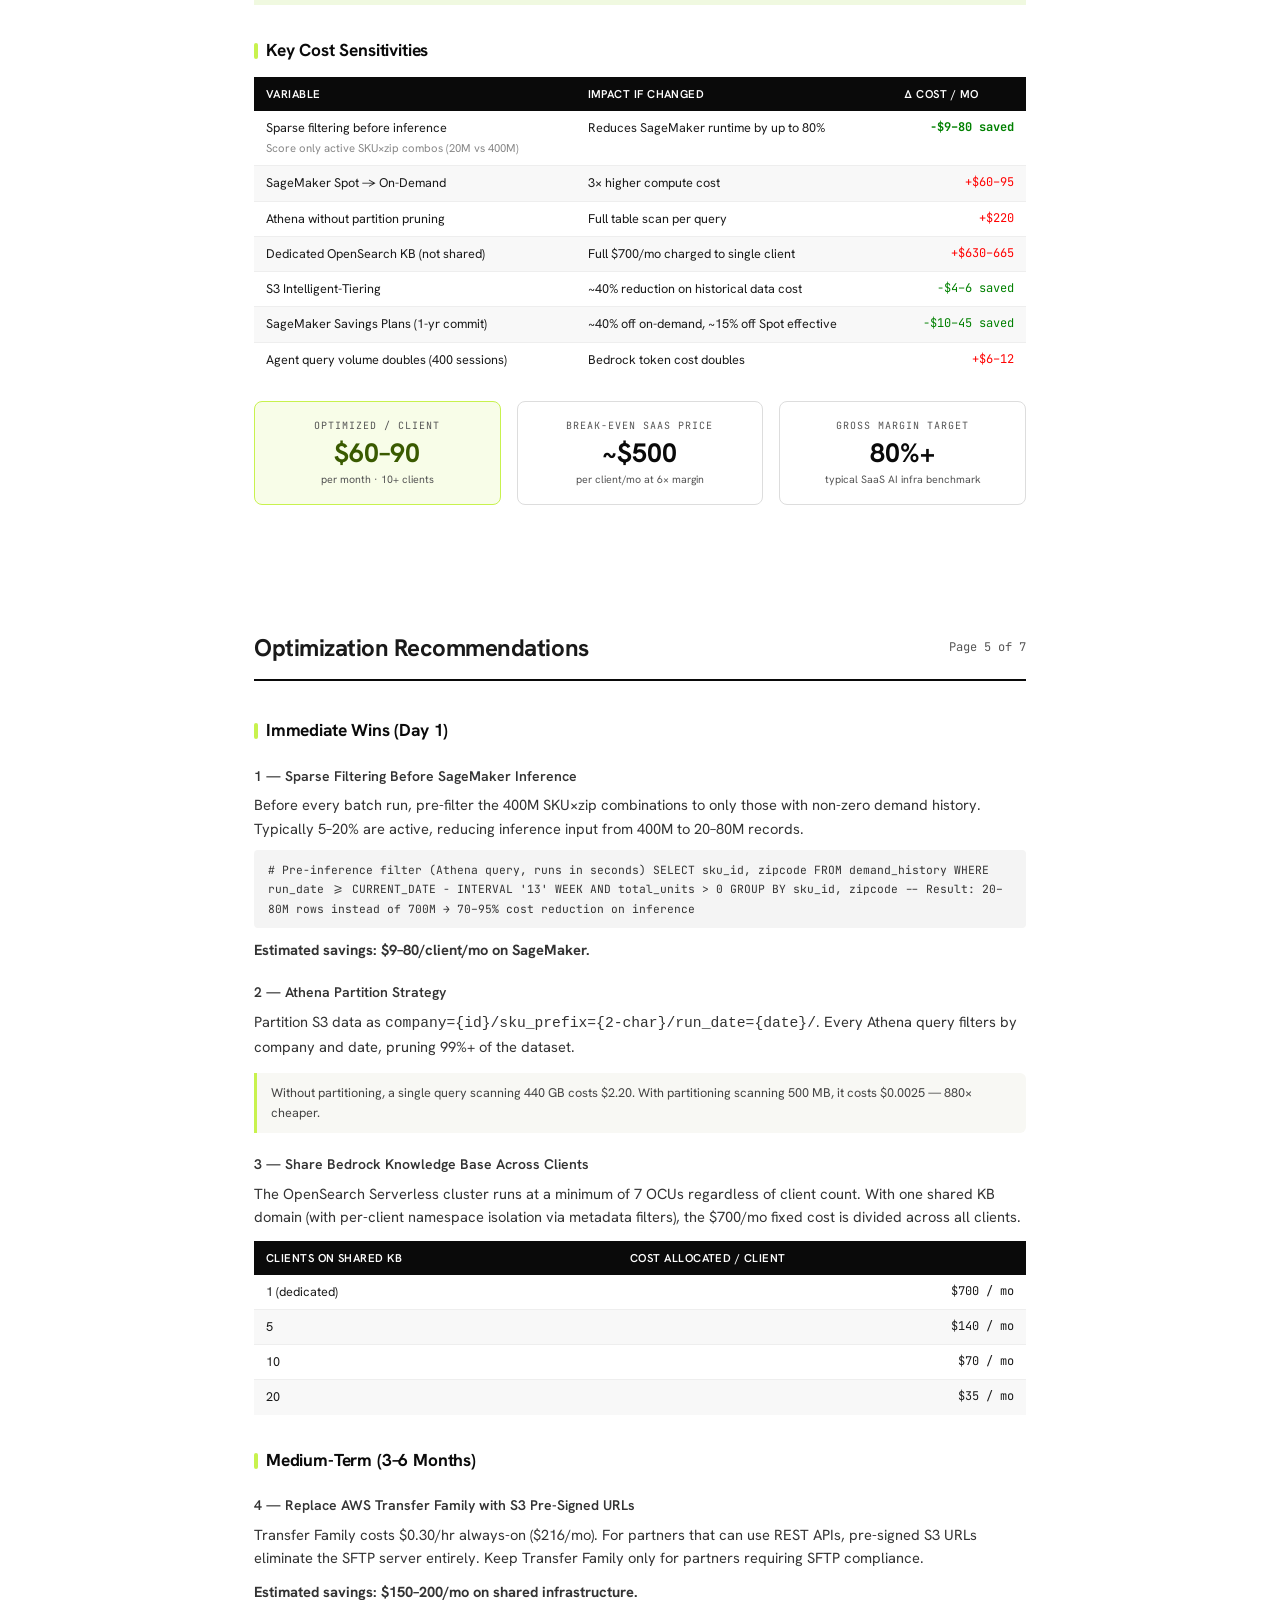
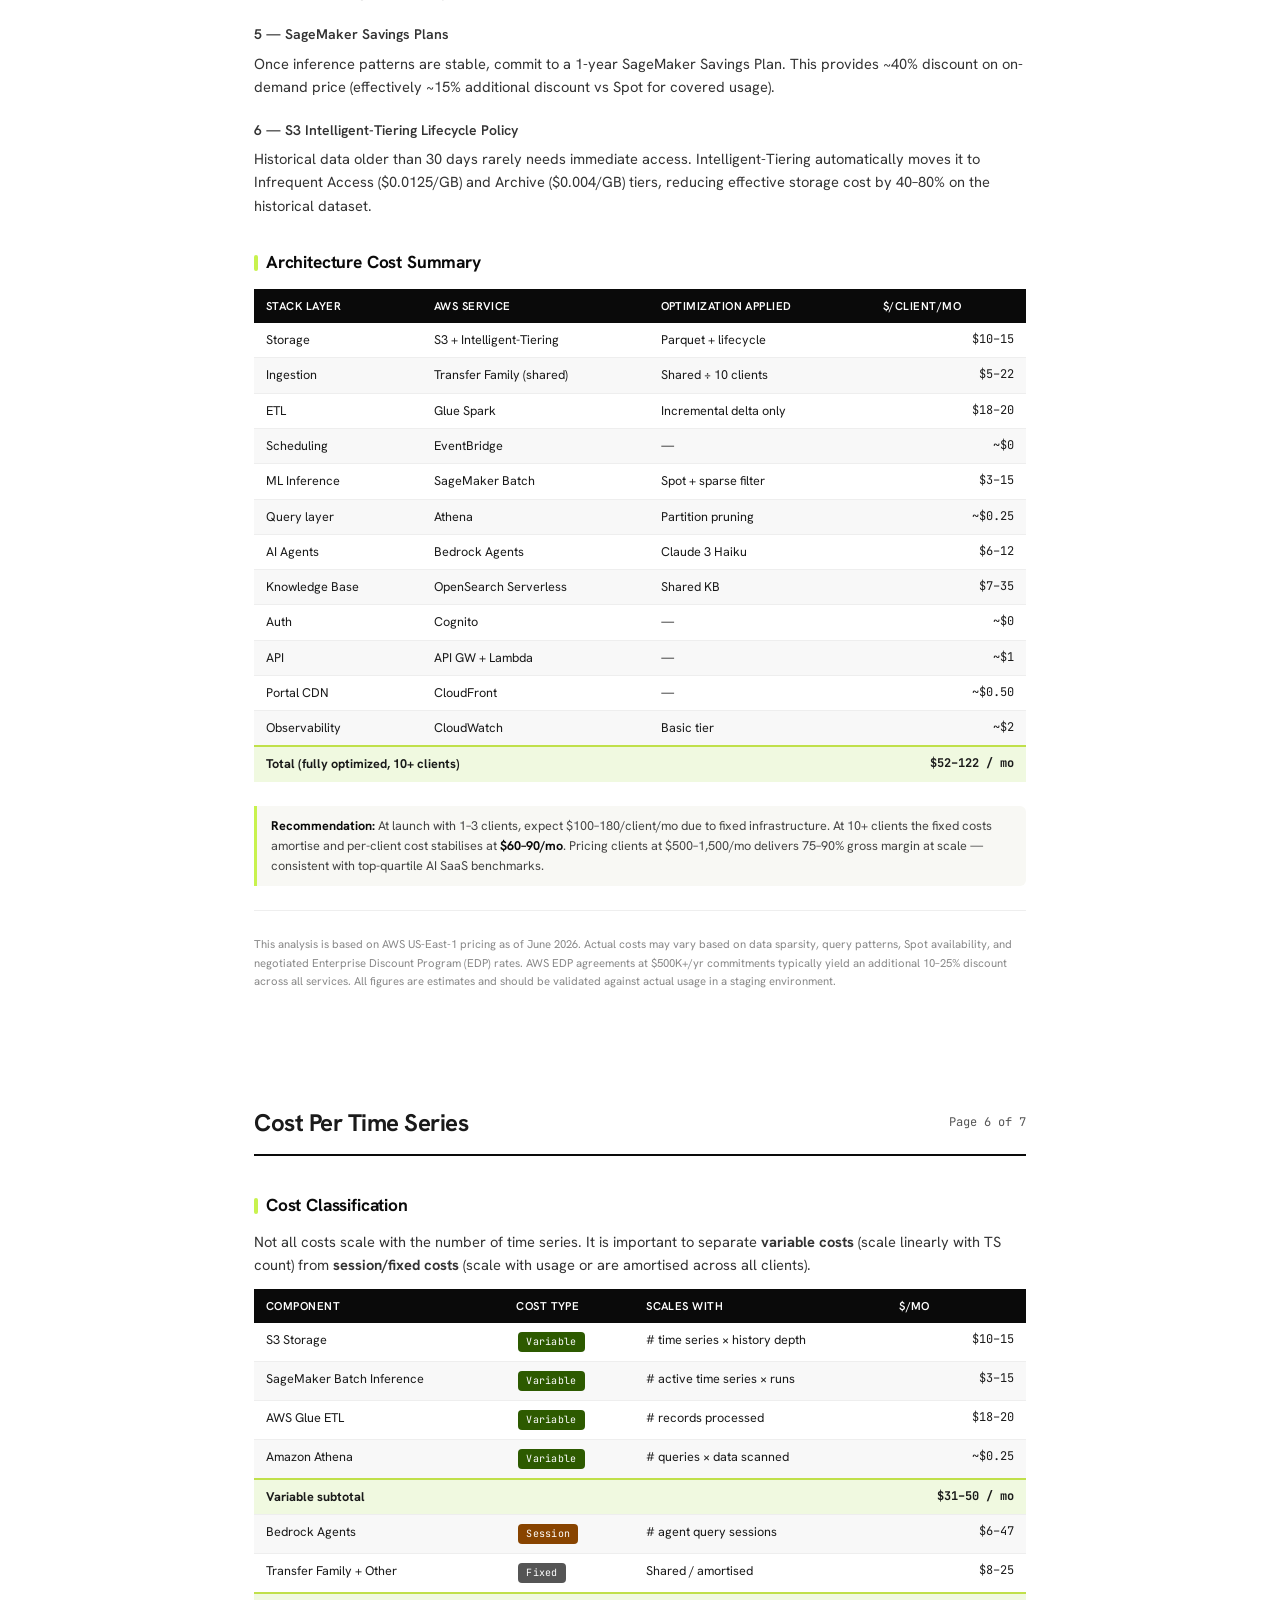
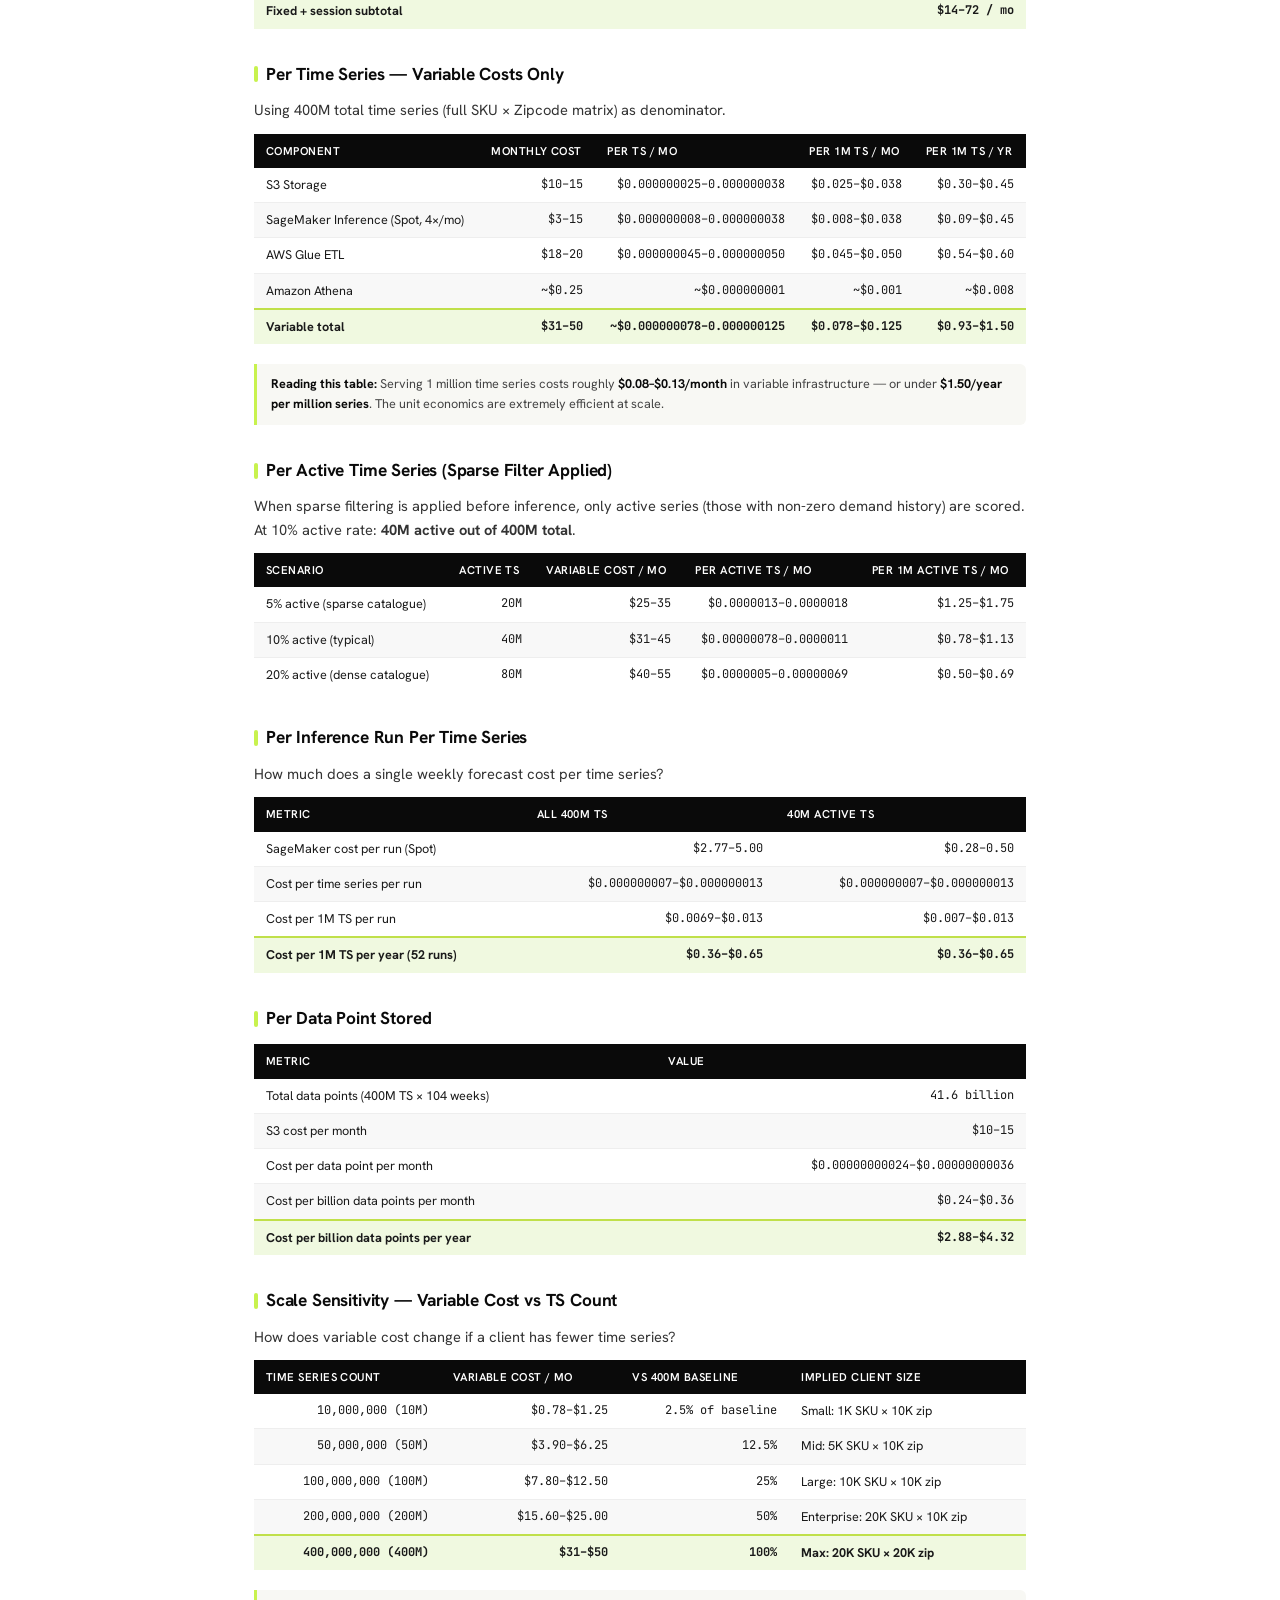
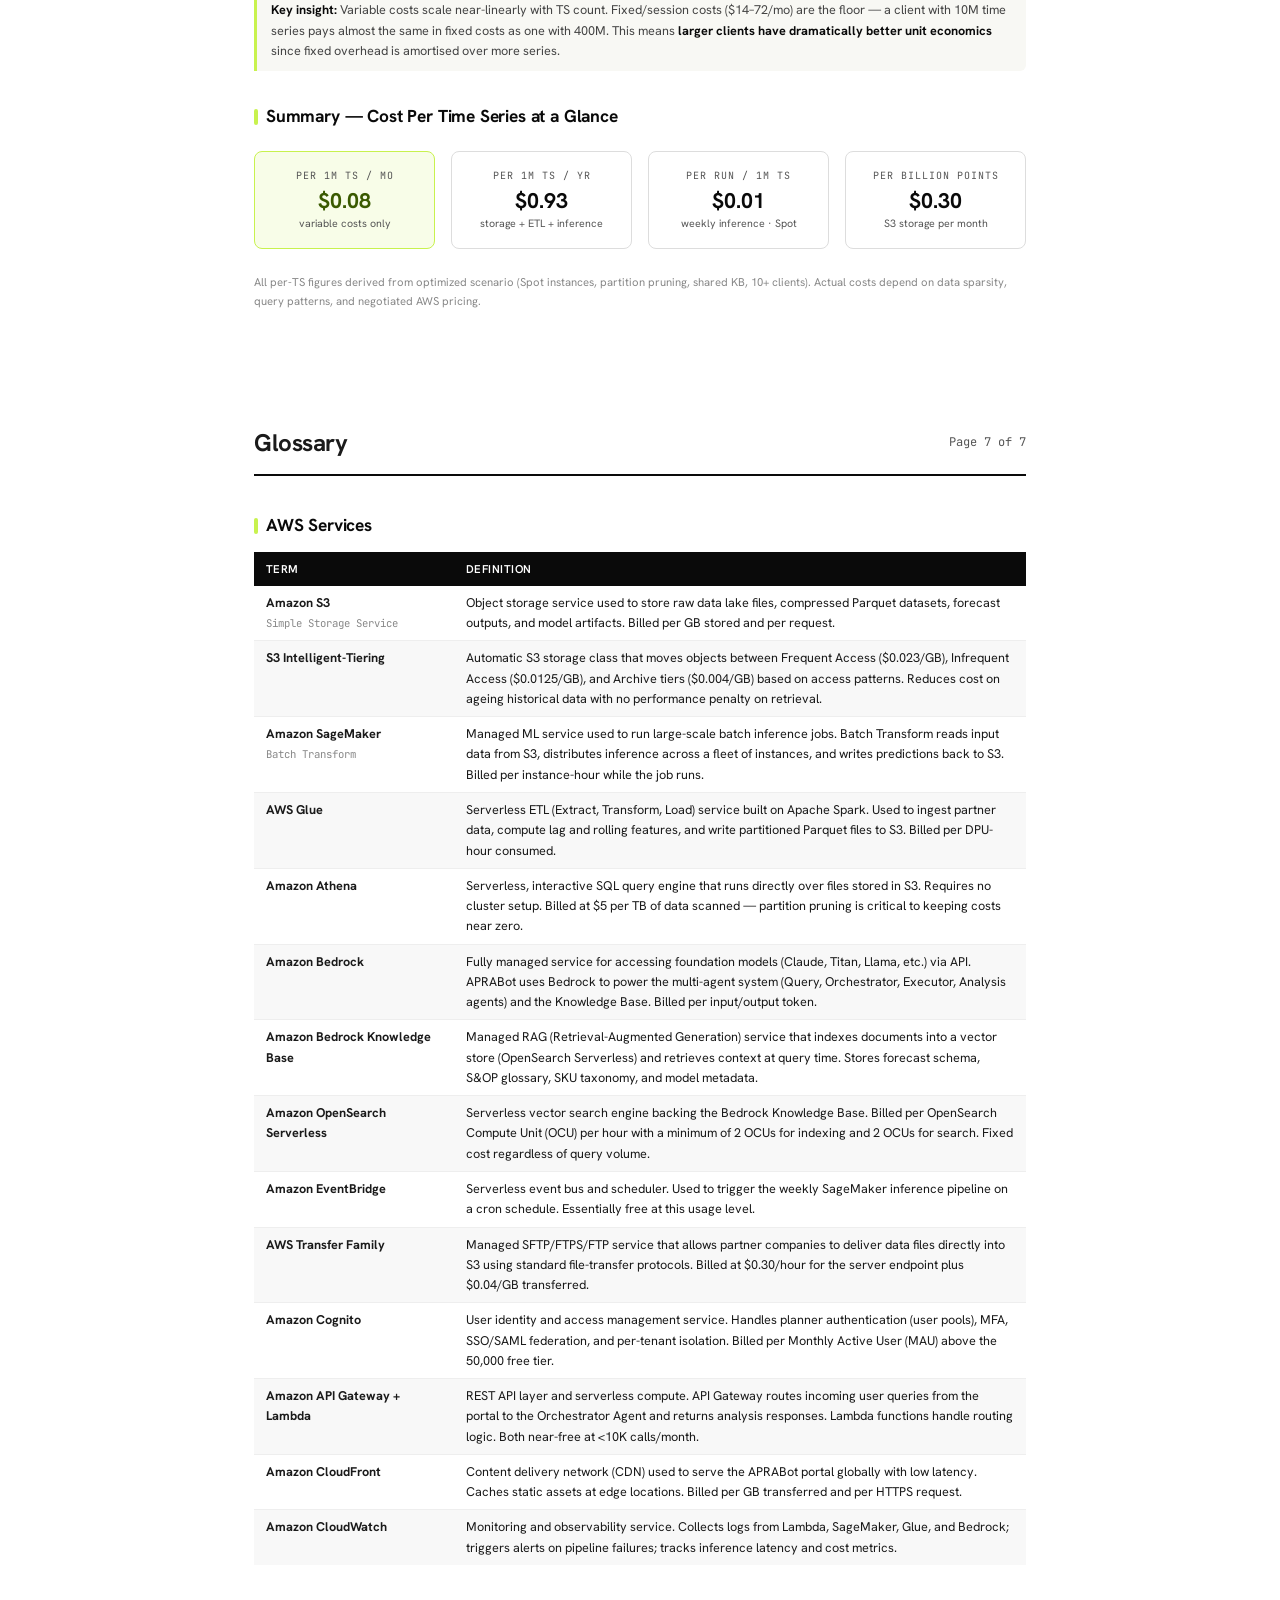
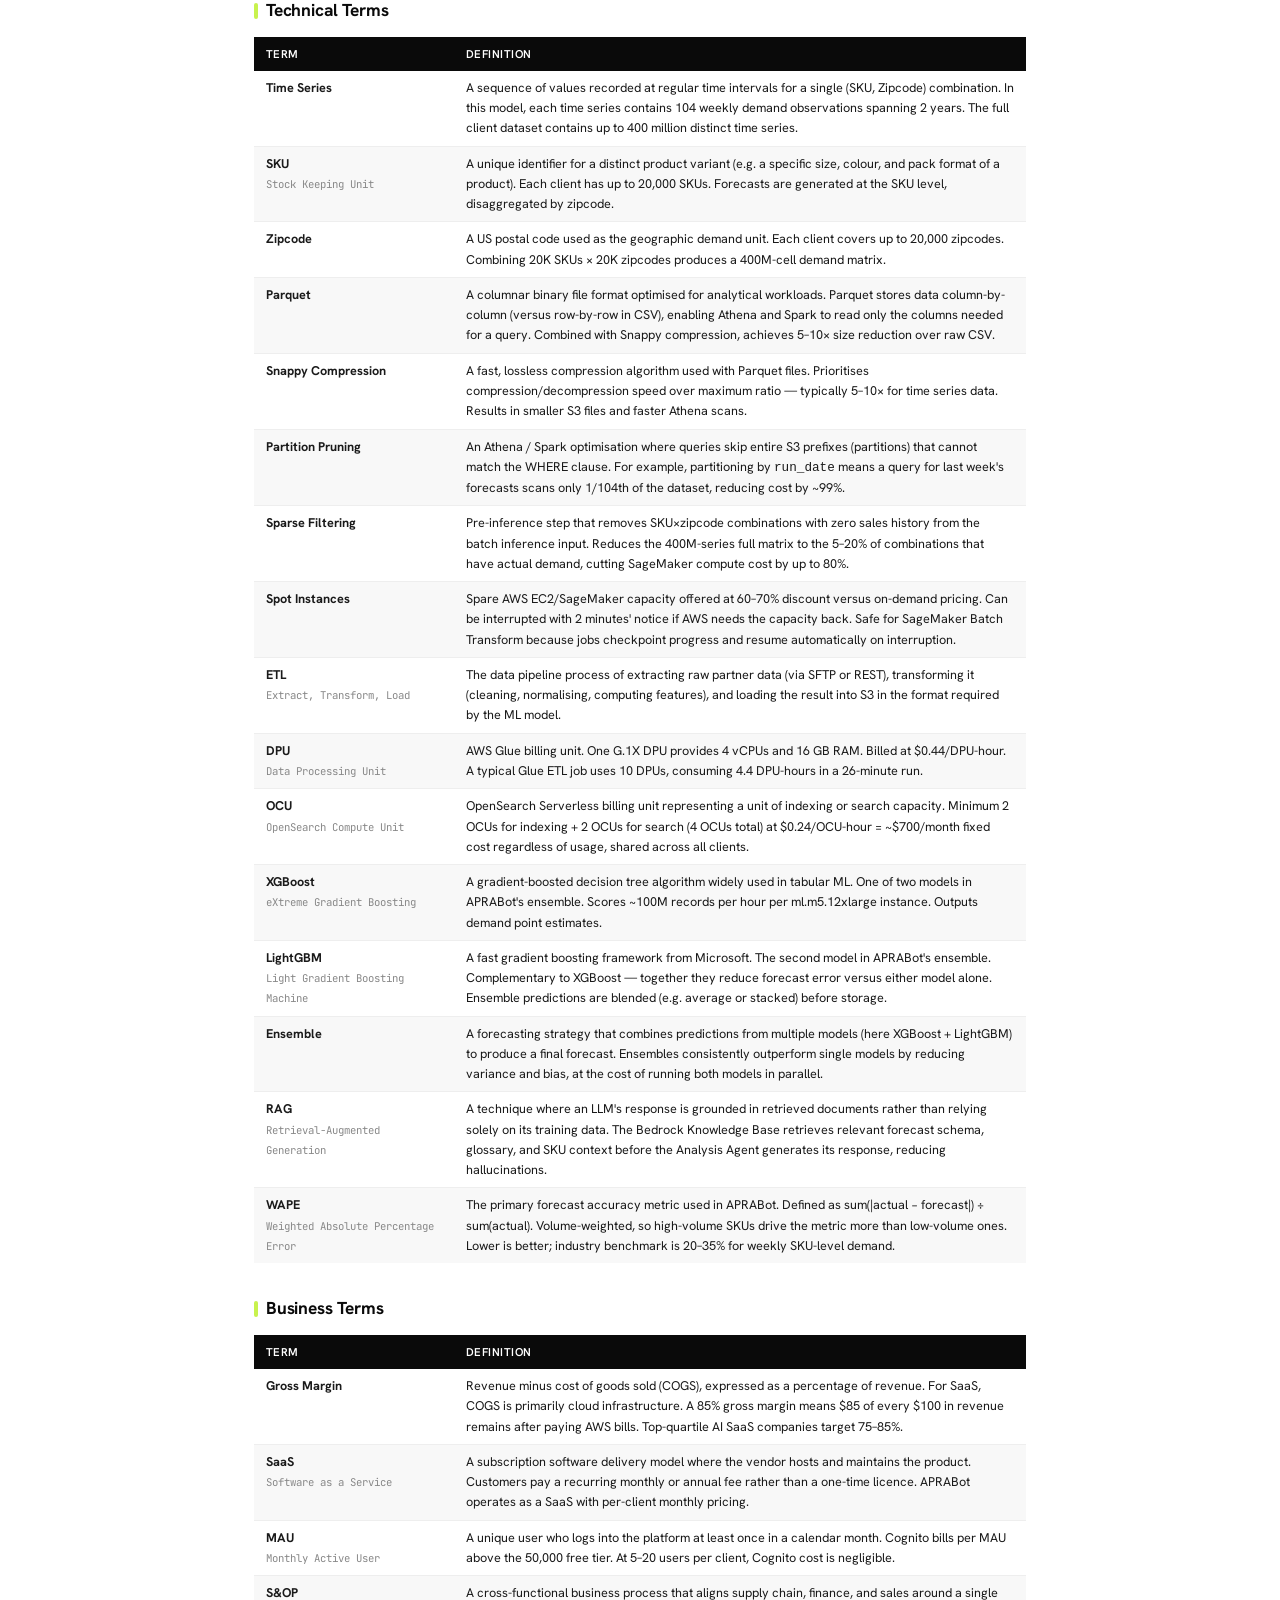
<file: cost-analysis.html>
<!DOCTYPE html>
<html lang="en">
<head>
<meta charset="UTF-8">
<meta name="viewport" content="width=device-width, initial-scale=1.0">
<title>APRABot — AWS Infrastructure Cost Analysis</title>
<link rel="icon" type="image/svg+xml" href="favicon.svg">
<link rel="icon" type="image/png" sizes="32x32" href="favicon-32.png">
<link rel="icon" type="image/png" sizes="16x16" href="favicon-16.png">
<link rel="apple-touch-icon" href="apple-touch-icon.png">
<link href="https://fonts.googleapis.com/css2?family=Hanken+Grotesk:wght@400;500;600;700&family=JetBrains+Mono:wght@400;500;600&display=swap" rel="stylesheet">
<style>
  :root {
    --signal: #C8F24E;
    --teal: #54E6C4;
    --ink: #0a0a0a;
    --ink-2: #111;
    --text: #1a1a1a;
    --muted: #555;
    --line: #ddd;
    --orange: #FF9900;
  }

  * { margin: 0; padding: 0; box-sizing: border-box; }

  body {
    font-family: 'Hanken Grotesk', system-ui, sans-serif;
    font-size: 11pt;
    color: var(--text);
    background: #fff;
    line-height: 1.6;
  }

  /* ── Cover page ── */
  .cover {
    background: var(--ink);
    color: #fff;
    min-height: 100vh;
    display: flex;
    flex-direction: column;
    justify-content: space-between;
    padding: 60px 64px;
    page-break-after: always;
  }
  .cover-logo {
    display: flex;
    align-items: center;
    gap: 12px;
  }
  .cover-logo svg { width: 36px; height: 36px; }
  .cover-logo span {
    font-size: 20px;
    font-weight: 700;
    color: #fff;
    letter-spacing: -.02em;
  }
  .cover-logo span b { color: var(--signal); }
  .cover-body { padding: 80px 0 60px; }
  .cover-tag {
    font-family: 'JetBrains Mono', monospace;
    font-size: 9pt;
    color: var(--signal);
    letter-spacing: .18em;
    text-transform: uppercase;
    margin-bottom: 24px;
  }
  .cover-title {
    font-size: 38pt;
    font-weight: 700;
    line-height: 1.05;
    letter-spacing: -.03em;
    margin-bottom: 20px;
  }
  .cover-title span { color: var(--signal); }
  .cover-sub {
    font-size: 13pt;
    color: #aaa;
    max-width: 480px;
    line-height: 1.6;
  }
  .cover-footer {
    display: flex;
    justify-content: space-between;
    align-items: flex-end;
    border-top: 1px solid #222;
    padding-top: 24px;
  }
  .cover-footer p { font-size: 9pt; color: #666; }
  .cover-footer .conf {
    font-family: 'JetBrains Mono', monospace;
    font-size: 8pt;
    color: #444;
    letter-spacing: .1em;
    text-transform: uppercase;
  }

  /* ── Content pages ── */
  .page {
    padding: 52px 64px;
    max-width: 900px;
    margin: 0 auto;
  }

  .page-header {
    display: flex;
    justify-content: space-between;
    align-items: center;
    border-bottom: 2px solid var(--ink);
    padding-bottom: 12px;
    margin-bottom: 36px;
  }
  .page-header h1 {
    font-size: 18pt;
    font-weight: 700;
    letter-spacing: -.02em;
  }
  .page-header .pg {
    font-family: 'JetBrains Mono', monospace;
    font-size: 9pt;
    color: var(--muted);
  }

  h2 {
    font-size: 13pt;
    font-weight: 700;
    letter-spacing: -.01em;
    margin: 32px 0 10px;
    color: var(--ink);
    display: flex;
    align-items: center;
    gap: 8px;
  }
  h2::before {
    content: '';
    display: inline-block;
    width: 4px;
    height: 16px;
    background: var(--signal);
    border-radius: 2px;
  }
  h3 {
    font-size: 10.5pt;
    font-weight: 600;
    margin: 20px 0 6px;
    color: #333;
  }

  p { margin-bottom: 10px; color: #333; }

  .note {
    background: #f8f8f4;
    border-left: 3px solid var(--signal);
    padding: 10px 14px;
    border-radius: 0 6px 6px 0;
    margin: 14px 0;
    font-size: 9.5pt;
    color: #444;
  }
  .note strong { color: var(--ink); }

  .warn {
    background: #fff8f0;
    border-left: 3px solid var(--orange);
    padding: 10px 14px;
    border-radius: 0 6px 6px 0;
    margin: 14px 0;
    font-size: 9.5pt;
    color: #554400;
  }

  /* ── Tables ── */
  table {
    width: 100%;
    border-collapse: collapse;
    margin: 12px 0 20px;
    font-size: 9.5pt;
  }
  thead tr {
    background: var(--ink);
    color: #fff;
  }
  thead th {
    padding: 8px 12px;
    text-align: left;
    font-weight: 600;
    font-size: 8.5pt;
    letter-spacing: .04em;
    text-transform: uppercase;
  }
  tbody tr:nth-child(even) { background: #f8f8f8; }
  tbody td {
    padding: 7px 12px;
    border-bottom: 1px solid #eee;
    vertical-align: top;
  }
  tbody tr:last-child td { border-bottom: none; }
  .num { text-align: right; font-family: 'JetBrains Mono', monospace; font-size: 9pt; }
  .total-row td {
    background: #f0f9e0 !important;
    font-weight: 700;
    border-top: 2px solid #c0e04a;
  }
  .sub-row td { color: #777; font-size: 9pt; padding-left: 24px; }

  /* ── Summary boxes ── */
  .summary-grid {
    display: grid;
    grid-template-columns: repeat(3, 1fr);
    gap: 16px;
    margin: 20px 0;
  }
  .summary-box {
    border: 1.5px solid var(--line);
    border-radius: 8px;
    padding: 16px;
    text-align: center;
  }
  .summary-box .label {
    font-family: 'JetBrains Mono', monospace;
    font-size: 7.5pt;
    color: var(--muted);
    letter-spacing: .1em;
    text-transform: uppercase;
    margin-bottom: 6px;
  }
  .summary-box .value {
    font-size: 20pt;
    font-weight: 700;
    color: var(--ink);
    line-height: 1;
  }
  .summary-box .sub { font-size: 8pt; color: var(--muted); margin-top: 4px; }
  .summary-box.highlight { border-color: var(--signal); background: #f8fde8; }
  .summary-box.highlight .value { color: #3a5a00; }

  /* ── Bar chart ── */
  .bar-chart { margin: 16px 0; }
  .bar-row {
    display: flex;
    align-items: center;
    gap: 12px;
    margin-bottom: 8px;
  }
  .bar-label {
    font-size: 8.5pt;
    width: 180px;
    flex-shrink: 0;
    color: #333;
  }
  .bar-track {
    flex: 1;
    background: #f0f0f0;
    border-radius: 3px;
    height: 14px;
    overflow: hidden;
  }
  .bar-fill {
    height: 100%;
    border-radius: 3px;
    background: var(--ink);
  }
  .bar-fill.accent { background: var(--signal); }
  .bar-fill.orange { background: var(--orange); }
  .bar-fill.teal { background: var(--teal); }
  .bar-fill.muted { background: #bbb; }
  .bar-val {
    font-family: 'JetBrains Mono', monospace;
    font-size: 8pt;
    width: 80px;
    text-align: right;
    color: var(--muted);
  }

  /* ── Code / mono blocks ── */
  .mono {
    font-family: 'JetBrains Mono', monospace;
    font-size: 8.5pt;
    background: #f4f4f4;
    border-radius: 4px;
    padding: 10px 14px;
    margin: 10px 0;
    color: #333;
    line-height: 1.7;
  }

  .chip {
    display: inline-block;
    background: var(--ink);
    color: #fff;
    font-family: 'JetBrains Mono', monospace;
    font-size: 7.5pt;
    padding: 2px 8px;
    border-radius: 4px;
    margin: 2px;
    letter-spacing: .03em;
  }
  .chip.green { background: #2d5a00; }
  .chip.orange { background: #884400; }

  /* ── Page breaks ── */
  .pb { page-break-before: always; }
  .pba { page-break-after: always; }

  hr { border: none; border-top: 1px solid #eee; margin: 24px 0; }

  footer.doc-footer {
    border-top: 1px solid #eee;
    padding: 16px 64px;
    display: flex;
    justify-content: space-between;
    font-size: 8pt;
    color: #aaa;
    font-family: 'JetBrains Mono', monospace;
  }

  @media print {
    body { font-size: 10pt; }
    .cover { -webkit-print-color-adjust: exact; print-color-adjust: exact; }
    .bar-fill, thead tr, .total-row td, .summary-box.highlight,
    h2::before, .note, .warn, .chip {
      -webkit-print-color-adjust: exact;
      print-color-adjust: exact;
    }
    .page { padding: 40px 52px; }
    a { text-decoration: none; color: inherit; }
  }
</style>
</head>
<body>

<!-- ================================================================
     COVER
================================================================ -->
<div class="cover">
  <div class="cover-logo">
    <svg viewBox="0 0 32 32" fill="none">
      <rect x="1" y="1" width="30" height="30" rx="8" stroke="#C8F24E" stroke-width="1.5"/>
            <!-- outer spinning ring -->
            <circle cx="16" cy="16" r="11" stroke="#C8F24E" stroke-width="1.5" stroke-dasharray="5 3">
              <animateTransform attributeName="transform" type="rotate" from="0 16 16" to="360 16 16" dur="8s" repeatCount="indefinite"/>
            </circle>
            <!-- middle pulsing ring -->
            <circle cx="16" cy="16" r="6.5" stroke="#54E6C4" stroke-width="1.5">
              <animate attributeName="opacity" values="0.35;1;0.35" dur="2.4s" repeatCount="indefinite"/>
            </circle>
            <!-- inner breathing dot -->
            <circle cx="16" cy="16" r="2.5" fill="#C8F24E">
              <animate attributeName="r" values="2.5;3.3;2.5" dur="2.4s" repeatCount="indefinite"/>
              <animate attributeName="opacity" values="1;0.7;1" dur="2.4s" repeatCount="indefinite"/>
            </circle>
    </svg>
    <span>APRA<b>Bot</b></span>
  </div>

  <div class="cover-body">
    <div class="cover-tag">Infrastructure Cost Analysis · AWS</div>
    <div class="cover-title">Per-Client Hosting<br>Cost Model<br><span>at Scale</span></div>
    <div class="cover-sub">
      Full cost breakdown for serving one enterprise client on the APRABot
      AI forecasting platform — 20,000 SKUs × 20,000 zipcodes,
      2 years of historical weekly data.
    </div>
  </div>

  <div class="cover-footer">
    <div>
      <p style="color:#666;font-size:9pt">Prepared by APRABot Engineering</p>
      <p style="color:#444;font-size:9pt">June 2026 · v1.0 · Internal Use</p>
    </div>
    <div class="conf">Confidential</div>
  </div>
</div>


<!-- ================================================================
     PAGE 1 — ASSUMPTIONS
================================================================ -->
<div class="page pba">
  <div class="page-header">
    <h1>Assumptions &amp; Scope</h1>
    <span class="pg">Page 1 of 7</span>
  </div>

  <h2>Client Profile</h2>
  <table>
    <thead><tr><th>Parameter</th><th>Value</th><th>Notes</th></tr></thead>
    <tbody>
      <tr><td>SKUs per client</td><td class="num">20,000</td><td>Unique product identifiers</td></tr>
      <tr><td>Zipcodes per client</td><td class="num">20,000</td><td>US zip code coverage</td></tr>
      <tr><td>Time series (SKU × Zipcode)</td><td class="num">400,000,000</td><td>Full cross product</td></tr>
      <tr><td>Active / non-sparse series</td><td class="num">~20–80 M</td><td>5–20% of combos have actual sales history</td></tr>
      <tr><td>Historical data window</td><td class="num">2 years (104 weeks)</td><td>Weekly granularity</td></tr>
      <tr><td>Total data points</td><td class="num">~41.6 billion</td><td>400M series × 104 weeks</td></tr>
      <tr><td>Active users per client</td><td class="num">5–20</td><td>Demand planners + finance</td></tr>
      <tr><td>Agent query sessions / month</td><td class="num">~200</td><td>NL Q&amp;A via portal chatbot</td></tr>
      <tr><td>Athena queries / month</td><td class="num">~100</td><td>Structured forecast data lookups</td></tr>
    </tbody>
  </table>

  <h2>Infrastructure Assumptions</h2>
  <table>
    <thead><tr><th>Component</th><th>Assumption</th></tr></thead>
    <tbody>
      <tr><td><strong>SageMaker Batch Inference</strong></td><td>Runs weekly (4×/month) on Spot instances. XGBoost + LightGBM ensemble. Instance type: ml.m5.12xlarge (48 vCPUs). Throughput ~100M records/hr per instance. Two parallel instances for dual-model ensemble.</td></tr>
      <tr><td><strong>S3 Storage</strong></td><td>Parquet format with Snappy compression (5–10× ratio). Partitioned by company / SKU-prefix / run_date. S3 Intelligent-Tiering applied. Lifecycle: 18-month active window then Glacier.</td></tr>
      <tr><td><strong>AWS Glue ETL</strong></td><td>One-time historical backfill (one-off cost). Incremental weekly delta loads thereafter (~400M rows/run). 10 G.1X DPUs with Spark. Runs weekly, triggered by EventBridge.</td></tr>
      <tr><td><strong>Amazon Athena</strong></td><td>Serverless SQL over S3 Parquet. Partition pruning on company / SKU-prefix / date limits scans to &lt;500 MB per query. Billed at $5/TB scanned.</td></tr>
      <tr><td><strong>Amazon Bedrock Agents</strong></td><td>4-agent system (Query, Orchestrator, Executor, Analysis). Model: Claude 3 Haiku (most cost-efficient). Avg ~20K tokens per end-to-end agent session.</td></tr>
      <tr><td><strong>Bedrock Knowledge Base</strong></td><td>OpenSearch Serverless. 2 OCU indexing + 2 OCU search = 4 OCU minimum. Fixed monthly cost <strong>shared across all clients</strong> (domain-level KB).</td></tr>
      <tr><td><strong>AWS Transfer Family</strong></td><td>Shared SFTP server across all clients. Fixed hourly cost amortised by client count (assumed 10+ clients).</td></tr>
      <tr><td><strong>Cognito / API GW / Lambda</strong></td><td>Negligible at this query volume (&lt;10K API calls/month per client).</td></tr>
      <tr><td><strong>CloudFront</strong></td><td>Portal CDN. Minimal cost at &lt;5K page loads/month.</td></tr>
    </tbody>
  </table>

  <h2>Pricing Basis</h2>
  <div class="mono">
AWS US-East-1 on-demand pricing · June 2026
SageMaker ml.m5.12xlarge  : $2.304 / hr on-demand  →  $0.691 / hr Spot (~70% off)
S3 Standard               : $0.023 / GB / month
S3 Intelligent-Tiering    : $0.023 (hot) / $0.0125 (IA) / $0.004 (archive)
Glue G.1X DPU             : $0.44 / DPU-hr
Athena                    : $5.00 / TB scanned
Bedrock Claude 3 Haiku    : $0.25 / 1M input tokens · $1.25 / 1M output tokens
OpenSearch Serverless     : $0.24 / OCU-hr
Transfer Family (SFTP)    : $0.30 / hr + $0.04 / GB transferred
  </div>

  <div class="note">
    <strong>Spot Instance Risk:</strong> SageMaker Batch Transform with Spot instances
    enables automatic checkpointing and retry. Interruption rate for ml.m5.12xlarge
    is historically &lt;5% in US-East-1. All cost projections default to Spot pricing.
  </div>
</div>


<!-- ================================================================
     PAGE 2 — PRICE SUMMARY
================================================================ -->
<div class="page pba">
  <div class="page-header">
    <h1>Price Summary</h1>
    <span class="pg">Page 2 of 7</span>
  </div>

  <h2>All-In Monthly Cost Per Client</h2>
  <p>Based on 20,000 SKUs × 20,000 zipcodes (400M time series), 2 years of weekly history, weekly batch inference, and 200 agent sessions/month.</p>

  <table>
    <thead><tr><th>Scenario</th><th>What it means</th><th>$/client/mo</th></tr></thead>
    <tbody>
      <tr>
        <td><strong>Optimized</strong> <span class="chip green">Recommended</span></td>
        <td>Spot instances · Shared KB · Sparse filter · Partition pruning · 10+ clients</td>
        <td class="num"><strong>$60–90</strong></td>
      </tr>
      <tr>
        <td><strong>Standard</strong></td>
        <td>Spot instances · Shared KB · No sparse filter · 5–10 clients</td>
        <td class="num">$90–140</td>
      </tr>
      <tr>
        <td><strong>On-Demand</strong></td>
        <td>On-demand compute · Dedicated KB · 1–3 clients (launch phase)</td>
        <td class="num">$150–250</td>
      </tr>
    </tbody>
  </table>

  <h2>Cost by AWS Service Category</h2>
  <table>
    <thead><tr><th>#</th><th>Service</th><th>Category</th><th>Optimized</th><th>Standard</th><th>On-Demand</th></tr></thead>
    <tbody>
      <tr><td>1</td><td>Amazon S3</td><td>Storage</td><td class="num">$10–15</td><td class="num">$10–15</td><td class="num">$10–15</td></tr>
      <tr><td>2</td><td>AWS Glue ETL</td><td>Data pipeline</td><td class="num">$18–20</td><td class="num">$18–20</td><td class="num">$18–20</td></tr>
      <tr><td>3</td><td>SageMaker Batch</td><td>ML inference</td><td class="num">$3–15</td><td class="num">$20–45</td><td class="num">$55–110</td></tr>
      <tr><td>4</td><td>Amazon Athena</td><td>Query layer</td><td class="num">~$0.25</td><td class="num">~$0.25</td><td class="num">~$0.25</td></tr>
      <tr><td>5</td><td>Bedrock Agents</td><td>AI / NL queries</td><td class="num">$6–12</td><td class="num">$6–12</td><td class="num">$6–12</td></tr>
      <tr><td>6</td><td>Bedrock KB (shared)</td><td>Knowledge base</td><td class="num">$7–35</td><td class="num">$7–35</td><td class="num">$35–70</td></tr>
      <tr><td>7</td><td>Transfer Family</td><td>Data ingestion</td><td class="num">$5–15</td><td class="num">$5–15</td><td class="num">$15–22</td></tr>
      <tr><td>8</td><td>API GW · Lambda · Cognito · CloudFront</td><td>Portal infra</td><td class="num">~$3.50</td><td class="num">~$3.50</td><td class="num">~$3.50</td></tr>
      <tr class="total-row">
        <td colspan="2"><strong>Total</strong></td><td></td>
        <td class="num"><strong>$53–116</strong></td>
        <td class="num"><strong>$70–146</strong></td>
        <td class="num"><strong>$143–253</strong></td>
      </tr>
    </tbody>
  </table>

  <h2>Suggested SaaS Pricing &amp; Gross Margin</h2>
  <table>
    <thead><tr><th>SaaS Price Tier</th><th>Price / client / mo</th><th>Infra cost (optimized)</th><th>Gross Margin</th></tr></thead>
    <tbody>
      <tr><td>Starter</td><td class="num">$500</td><td class="num">$53–116</td><td class="num">77–89%</td></tr>
      <tr><td>Growth</td><td class="num">$1,000</td><td class="num">$53–116</td><td class="num">88–95%</td></tr>
      <tr><td>Enterprise</td><td class="num">$2,500</td><td class="num">$53–116</td><td class="num">95–98%</td></tr>
    </tbody>
  </table>
  <div class="note"><strong>Industry benchmark:</strong> Top-quartile AI SaaS companies operate at 75–85% gross margin. APRABot's unit economics comfortably exceed this at all price tiers above $500/mo.</div>

  <h2>Chatbot Conversation Cost Per Query</h2>
  <p>Each user query triggers all four Bedrock agents in sequence (Query → Orchestrator → Executor → Analysis) plus one Athena SQL call. Cost depends on the model chosen and conversation length.</p>

  <h3>Token Breakdown — Single Query</h3>
  <table>
    <thead><tr><th>Agent</th><th>Role</th><th>Input tokens</th><th>Output tokens</th></tr></thead>
    <tbody>
      <tr><td>Query Agent</td><td>Parses user intent, extracts filters</td><td class="num">~480</td><td class="num">~120</td></tr>
      <tr><td>Orchestrator Agent</td><td>Plans task, retrieves KB context, delegates</td><td class="num">~3,200</td><td class="num">~250</td></tr>
      <tr><td>Executor Agent</td><td>Builds &amp; runs Athena SQL, returns results</td><td class="num">~1,550</td><td class="num">~150</td></tr>
      <tr><td>Analysis Agent</td><td>Interprets results, writes S&amp;OP commentary</td><td class="num">~3,900</td><td class="num">~600</td></tr>
      <tr class="total-row"><td><strong>Total per query</strong></td><td></td><td class="num"><strong>~9,130</strong></td><td class="num"><strong>~1,120</strong></td></tr>
    </tbody>
  </table>

  <h3>Cost Per Query by Model</h3>
  <table>
    <thead><tr><th>Model</th><th>Input price</th><th>Output price</th><th>Bedrock cost / query</th><th>+ Athena</th><th><strong>Total / query</strong></th></tr></thead>
    <tbody>
      <tr>
        <td>Claude 3 Haiku <span class="chip green">Recommended</span></td>
        <td class="num">$0.25 / 1M</td><td class="num">$1.25 / 1M</td>
        <td class="num">$0.0037</td><td class="num">$0.0025</td>
        <td class="num"><strong>~$0.006</strong></td>
      </tr>
      <tr>
        <td>Claude 3.5 Sonnet</td>
        <td class="num">$3.00 / 1M</td><td class="num">$15.00 / 1M</td>
        <td class="num">$0.0440</td><td class="num">$0.0025</td>
        <td class="num"><strong>~$0.047</strong></td>
      </tr>
      <tr>
        <td>Claude 3 Opus</td>
        <td class="num">$15.00 / 1M</td><td class="num">$75.00 / 1M</td>
        <td class="num">$0.2210</td><td class="num">$0.0025</td>
        <td class="num"><strong>~$0.224</strong></td>
      </tr>
    </tbody>
  </table>
  <div class="note"><strong>Athena cost per query</strong> assumes 500 MB scanned with partition pruning at $5/TB = $0.0025. Without partitioning a full scan (440 GB) would cost $2.20 per query — a 880× difference.</div>

  <h3>Cost Per Session (Avg 3 Turns)</h3>
  <p>A session is a multi-turn conversation. Context grows with each turn (~1.5× average token overhead), so session cost ≈ 2.8× single-query cost.</p>
  <table>
    <thead><tr><th>Model</th><th>Cost / single query</th><th>Cost / session (3 turns)</th><th>200 sessions / mo</th><th>1,000 sessions / mo</th></tr></thead>
    <tbody>
      <tr><td>Claude 3 Haiku</td><td class="num">~$0.006</td><td class="num">~$0.017</td><td class="num"><strong>$3–4</strong></td><td class="num">$17–20</td></tr>
      <tr><td>Claude 3.5 Sonnet</td><td class="num">~$0.047</td><td class="num">~$0.13</td><td class="num"><strong>$26–28</strong></td><td class="num">$130–140</td></tr>
      <tr><td>Claude 3 Opus</td><td class="num">~$0.224</td><td class="num">~$0.63</td><td class="num"><strong>$126–130</strong></td><td class="num">$630–650</td></tr>
    </tbody>
  </table>

  <div class="summary-grid" style="grid-template-columns:repeat(3,1fr);margin-top:12px">
    <div class="summary-box highlight">
      <div class="label">Cost / query · Haiku</div>
      <div class="value" style="font-size:18pt">$0.006</div>
      <div class="sub">recommended model</div>
    </div>
    <div class="summary-box">
      <div class="label">Cost / session · Haiku</div>
      <div class="value" style="font-size:18pt">$0.017</div>
      <div class="sub">avg 3 turns per session</div>
    </div>
    <div class="summary-box">
      <div class="label">200 sessions / mo · Haiku</div>
      <div class="value" style="font-size:18pt">$3–4</div>
      <div class="sub">well within $6–12 budget line</div>
    </div>
  </div>

  <h2>Cost Per Time Series — Quick Reference</h2>
  <div class="summary-grid" style="grid-template-columns:repeat(4,1fr)">
    <div class="summary-box highlight">
      <div class="label">Per 1M TS / mo</div>
      <div class="value" style="font-size:16pt">$0.08</div>
      <div class="sub">variable infra only</div>
    </div>
    <div class="summary-box">
      <div class="label">Per 1M TS / yr</div>
      <div class="value" style="font-size:16pt">$0.93</div>
      <div class="sub">storage + ETL + inference</div>
    </div>
    <div class="summary-box">
      <div class="label">Per run / 1M TS</div>
      <div class="value" style="font-size:16pt">$0.01</div>
      <div class="sub">weekly · Spot instances</div>
    </div>
    <div class="summary-box">
      <div class="label">Min viable price</div>
      <div class="value" style="font-size:16pt">$500</div>
      <div class="sub">per client / mo · 77% margin</div>
    </div>
  </div>

  <h2>Cost Trajectory as Client Count Grows</h2>
  <div class="bar-chart" style="margin-top:8px">
    <div class="bar-row">
      <div class="bar-label">1 client</div>
      <div class="bar-track"><div class="bar-fill" style="width:100%"></div></div>
      <div class="bar-val">~$150–250/mo</div>
    </div>
    <div class="bar-row">
      <div class="bar-label">5 clients</div>
      <div class="bar-track"><div class="bar-fill" style="width:72%"></div></div>
      <div class="bar-val">~$100–160/mo</div>
    </div>
    <div class="bar-row">
      <div class="bar-label">10 clients</div>
      <div class="bar-track"><div class="bar-fill accent" style="width:50%"></div></div>
      <div class="bar-val">~$70–110/mo</div>
    </div>
    <div class="bar-row">
      <div class="bar-label">25 clients</div>
      <div class="bar-track"><div class="bar-fill accent" style="width:36%"></div></div>
      <div class="bar-val">~$60–90/mo</div>
    </div>
    <div class="bar-row">
      <div class="bar-label">50+ clients</div>
      <div class="bar-track"><div class="bar-fill teal" style="width:28%"></div></div>
      <div class="bar-val">~$53–75/mo</div>
    </div>
  </div>
  <p style="font-size:8.5pt;color:#888;margin-top:8px">Fixed infrastructure (OpenSearch KB, Transfer Family) amortises across clients — marginal cost per new client stabilises at ~$50–65/mo at 25+ clients.</p>
</div>


<!-- ================================================================
     PAGE 3 — COMPONENT BREAKDOWN
================================================================ -->
<div class="page pba">
  <div class="page-header">
    <h1>Component Cost Breakdown</h1>
    <span class="pg">Page 3 of 7</span>
  </div>

  <h2>Data Storage — Amazon S3</h2>
  <table>
    <thead><tr><th>Data Set</th><th>Raw Size</th><th>Compressed (Parquet)</th><th>$/mo</th></tr></thead>
    <tbody>
      <tr>
        <td>Historical time series<br><span style="color:#888;font-size:8.5pt">400M series × 104 weeks × ~24 bytes/record</span></td>
        <td class="num">~998 GB</td><td class="num">~200 GB</td><td class="num">$4.60</td>
      </tr>
      <tr>
        <td>Feature store (lags, rolling stats, static features)<br><span style="color:#888;font-size:8.5pt">400M rows × 50 features × 4 bytes</span></td>
        <td class="num">~800 GB</td><td class="num">~160 GB</td><td class="num">$3.68</td>
      </tr>
      <tr>
        <td>Forecast output<br><span style="color:#888;font-size:8.5pt">400M × 13 future weeks × P50/P80/P95 quantiles</span></td>
        <td class="num">~250 GB</td><td class="num">~60 GB</td><td class="num">$1.38</td>
      </tr>
      <tr>
        <td>Glue catalog + metadata + model artifacts</td>
        <td class="num">~20 GB</td><td class="num">~20 GB</td><td class="num">$0.46</td>
      </tr>
      <tr class="total-row">
        <td><strong>S3 Total</strong></td>
        <td class="num"><strong>~2 TB raw</strong></td>
        <td class="num"><strong>~440 GB</strong></td>
        <td class="num"><strong>$10–15 / mo</strong></td>
      </tr>
    </tbody>
  </table>
  <div class="note"><strong>S3 Intelligent-Tiering</strong> moves data older than 30 days to Infrequent Access ($0.0125/GB) and 90+ days to Archive ($0.004/GB), reducing effective storage cost by ~40% on the historical dataset.</div>

  <h2>ML Inference — SageMaker Batch Transform</h2>
  <table>
    <thead><tr><th>Parameter</th><th>Value</th></tr></thead>
    <tbody>
      <tr><td>Records to score per run</td><td class="num">400,000,000</td></tr>
      <tr><td>Instance type</td><td>ml.m5.12xlarge (48 vCPUs, 192 GB RAM)</td></tr>
      <tr><td>Throughput (XGBoost)</td><td class="num">~100M records / hr / instance</td></tr>
      <tr><td>Instances in parallel</td><td class="num">2 (one per model in ensemble)</td></tr>
      <tr><td>Estimated wall time / run</td><td class="num">~2 hrs (I/O + inference)</td></tr>
      <tr><td>On-demand cost / run</td><td class="num">2 × $2.304 × 2 hrs = $9.22</td></tr>
      <tr><td>Spot cost / run (~70% off)</td><td class="num"><strong>$2.77</strong></td></tr>
      <tr><td>Runs per month</td><td class="num">4 (weekly)</td></tr>
      <tr class="total-row"><td><strong>SageMaker Total (Spot)</strong></td><td class="num"><strong>~$11–15 / mo</strong></td></tr>
    </tbody>
  </table>
  <div class="warn"><strong>Sparse filtering optimization:</strong> Skipping zero-history SKU×zip combos before inference reduces input to 20–80M active series (5–20% of 700M), cutting inference time and cost by up to 80%. Recommended for production.</div>

  <h2>ETL — AWS Glue</h2>
  <table>
    <thead><tr><th>Job</th><th>Frequency</th><th>DPUs</th><th>Duration</th><th>Cost</th></tr></thead>
    <tbody>
      <tr><td>Historical backfill (one-time)</td><td>Once</td><td>10</td><td>~7 hrs</td><td class="num">$30.80 one-time</td></tr>
      <tr><td>Incremental weekly delta</td><td>4×/mo</td><td>10</td><td>~0.5 hr</td><td class="num">$8.80 / mo</td></tr>
      <tr><td>Feature engineering</td><td>4×/mo</td><td>10</td><td>~0.5 hr</td><td class="num">$8.80 / mo</td></tr>
      <tr class="total-row"><td><strong>Glue Total</strong></td><td></td><td></td><td></td><td class="num"><strong>~$18–20 / mo</strong></td></tr>
    </tbody>
  </table>

  <h2>Query Layer — Amazon Athena</h2>
  <table>
    <thead><tr><th>Scenario</th><th>Data Scanned / Query</th><th>100 Queries / mo</th></tr></thead>
    <tbody>
      <tr><td>✅ With partition pruning (recommended)</td><td class="num">~500 MB</td><td class="num"><strong>$0.25 / mo</strong></td></tr>
      <tr><td>⚠️ Without partitioning (full scan)</td><td class="num">~440 GB</td><td class="num">$220 / mo</td></tr>
    </tbody>
  </table>

  <h2>AI Agents — Amazon Bedrock</h2>
  <table>
    <thead><tr><th>Component</th><th>Detail</th><th>Cost / mo</th></tr></thead>
    <tbody>
      <tr>
        <td>Agent calls (4 agents × 200 sessions)</td>
        <td>~20K tokens/session avg (input + output)<br>Model: Claude 3 Haiku</td>
        <td class="num">$6–12</td>
      </tr>
      <tr>
        <td>Bedrock Knowledge Base<br><span style="color:#888;font-size:8.5pt">OpenSearch Serverless — shared across clients</span></td>
        <td>4 OCU minimum × $0.24/hr × 730 hrs<br>÷ 10 clients (shared)</td>
        <td class="num">$70 shared pool<br>→ $7–35 / client</td>
      </tr>
      <tr class="total-row">
        <td><strong>Bedrock Total</strong></td><td></td><td class="num"><strong>$13–47 / mo</strong></td>
      </tr>
    </tbody>
  </table>

  <h2>Other AWS Services</h2>
  <table>
    <thead><tr><th>Service</th><th>Usage</th><th>Cost / mo</th></tr></thead>
    <tbody>
      <tr><td>AWS Transfer Family (SFTP)</td><td>Shared server ÷ 10 clients</td><td class="num">$5–22</td></tr>
      <tr><td>Amazon Cognito</td><td>5–20 MAUs/client</td><td class="num">~$0</td></tr>
      <tr><td>API Gateway + Lambda</td><td>&lt;10K calls/mo</td><td class="num">~$1</td></tr>
      <tr><td>CloudFront</td><td>Portal CDN, &lt;5K loads/mo</td><td class="num">~$0.50</td></tr>
      <tr><td>EventBridge</td><td>4 scheduled rules/mo</td><td class="num">~$0</td></tr>
      <tr><td>CloudWatch Logs + Metrics</td><td>Basic monitoring</td><td class="num">~$2</td></tr>
      <tr class="total-row"><td><strong>Other Total</strong></td><td></td><td class="num"><strong>$8–26 / mo</strong></td></tr>
    </tbody>
  </table>
</div>


<!-- ================================================================
     PAGE 4 — SUMMARY & SCENARIOS
================================================================ -->
<div class="page pba">
  <div class="page-header">
    <h1>Cost Summary &amp; Scenarios</h1>
    <span class="pg">Page 4 of 7</span>
  </div>

  <h2>Monthly Cost Summary (Per Client)</h2>
  <table>
    <thead><tr><th>AWS Component</th><th>Optimized (Spot + shared)</th><th>Standard</th><th>On-Demand</th></tr></thead>
    <tbody>
      <tr><td>S3 Storage (440 GB compressed)</td><td class="num">$10–15</td><td class="num">$10–15</td><td class="num">$10–15</td></tr>
      <tr><td>SageMaker Batch Inference</td><td class="num">$11–15</td><td class="num">$30–50</td><td class="num">$74–110</td></tr>
      <tr><td>AWS Glue ETL</td><td class="num">$18–20</td><td class="num">$18–20</td><td class="num">$18–20</td></tr>
      <tr><td>Amazon Athena</td><td class="num">~$0.25</td><td class="num">~$0.25</td><td class="num">~$0.25</td></tr>
      <tr><td>Amazon Bedrock (Agents + KB)</td><td class="num">$13–47</td><td class="num">$13–47</td><td class="num">$13–47</td></tr>
      <tr><td>Transfer Family + Other</td><td class="num">$8–26</td><td class="num">$8–26</td><td class="num">$8–26</td></tr>
      <tr class="total-row">
        <td><strong>Total Per Client / Month</strong></td>
        <td class="num"><strong>$60–123</strong></td>
        <td class="num"><strong>$79–158</strong></td>
        <td class="num"><strong>$123–218</strong></td>
      </tr>
    </tbody>
  </table>

  <h2>Cost Distribution (Optimized Scenario)</h2>
  <div class="bar-chart">
    <div class="bar-row">
      <div class="bar-label">SageMaker Batch</div>
      <div class="bar-track"><div class="bar-fill" style="width:18%"></div></div>
      <div class="bar-val">$11–15 (18%)</div>
    </div>
    <div class="bar-row">
      <div class="bar-label">AWS Glue ETL</div>
      <div class="bar-track"><div class="bar-fill accent" style="width:22%"></div></div>
      <div class="bar-val">$18–20 (22%)</div>
    </div>
    <div class="bar-row">
      <div class="bar-label">Bedrock Agents + KB</div>
      <div class="bar-track"><div class="bar-fill orange" style="width:32%"></div></div>
      <div class="bar-val">$13–47 (32%)</div>
    </div>
    <div class="bar-row">
      <div class="bar-label">S3 Storage</div>
      <div class="bar-track"><div class="bar-fill teal" style="width:15%"></div></div>
      <div class="bar-val">$10–15 (15%)</div>
    </div>
    <div class="bar-row">
      <div class="bar-label">Transfer + Other</div>
      <div class="bar-track"><div class="bar-fill muted" style="width:18%"></div></div>
      <div class="bar-val">$8–26 (18%)</div>
    </div>
  </div>

  <h2>Scaling Scenarios</h2>
  <table>
    <thead><tr><th>Clients</th><th>Cost / Client / mo</th><th>Total Infra / mo</th><th>Key Effect</th></tr></thead>
    <tbody>
      <tr><td>1 client</td><td class="num">$90–123</td><td class="num">$90–123</td><td>Full fixed cost burden (KB, Transfer Family)</td></tr>
      <tr><td>5 clients</td><td class="num">$75–105</td><td class="num">$375–525</td><td>OpenSearch + SFTP fixed costs split 5 ways</td></tr>
      <tr><td>10 clients</td><td class="num">$60–90</td><td class="num">$600–900</td><td>Fixed overhead becomes &lt;15% of per-client cost</td></tr>
      <tr><td>25 clients</td><td class="num">$55–80</td><td class="num">$1,375–2,000</td><td>Marginal cost ~$50–65/client</td></tr>
      <tr class="total-row"><td>50+ clients</td><td class="num"><strong>$50–70</strong></td><td class="num"><strong>$2,500–3,500</strong></td><td>Fixed infra &lt;5%, SageMaker Savings Plans kick in</td></tr>
    </tbody>
  </table>

  <h2>Key Cost Sensitivities</h2>
  <table>
    <thead><tr><th>Variable</th><th>Impact if Changed</th><th>Δ Cost / mo</th></tr></thead>
    <tbody>
      <tr>
        <td>Sparse filtering before inference<br><span style="color:#888;font-size:8.5pt">Score only active SKU×zip combos (20M vs 400M)</span></td>
        <td>Reduces SageMaker runtime by up to 80%</td>
        <td class="num" style="color:green"><strong>−$9–80 saved</strong></td>
      </tr>
      <tr>
        <td>SageMaker Spot → On-Demand</td>
        <td>3× higher compute cost</td>
        <td class="num" style="color:red">+$60–95</td>
      </tr>
      <tr>
        <td>Athena without partition pruning</td>
        <td>Full table scan per query</td>
        <td class="num" style="color:red">+$220</td>
      </tr>
      <tr>
        <td>Dedicated OpenSearch KB (not shared)</td>
        <td>Full $700/mo charged to single client</td>
        <td class="num" style="color:red">+$630–665</td>
      </tr>
      <tr>
        <td>S3 Intelligent-Tiering</td>
        <td>~40% reduction on historical data cost</td>
        <td class="num" style="color:green">−$4–6 saved</td>
      </tr>
      <tr>
        <td>SageMaker Savings Plans (1-yr commit)</td>
        <td>~40% off on-demand, ~15% off Spot effective</td>
        <td class="num" style="color:green">−$10–45 saved</td>
      </tr>
      <tr>
        <td>Agent query volume doubles (400 sessions)</td>
        <td>Bedrock token cost doubles</td>
        <td class="num" style="color:red">+$6–12</td>
      </tr>
    </tbody>
  </table>

  <div class="summary-grid" style="margin-top:24px">
    <div class="summary-box highlight">
      <div class="label">Optimized / Client</div>
      <div class="value">$60–90</div>
      <div class="sub">per month · 10+ clients</div>
    </div>
    <div class="summary-box">
      <div class="label">Break-even SaaS price</div>
      <div class="value">~$500</div>
      <div class="sub">per client/mo at 6× margin</div>
    </div>
    <div class="summary-box">
      <div class="label">Gross Margin Target</div>
      <div class="value">80%+</div>
      <div class="sub">typical SaaS AI infra benchmark</div>
    </div>
  </div>
</div>


<!-- ================================================================
     PAGE 5 — OPTIMIZATIONS & RECOMMENDATIONS
================================================================ -->
<div class="page">
  <div class="page-header">
    <h1>Optimization Recommendations</h1>
    <span class="pg">Page 5 of 7</span>
  </div>

  <h2>Immediate Wins (Day 1)</h2>

  <h3>1 — Sparse Filtering Before SageMaker Inference</h3>
  <p>Before every batch run, pre-filter the 400M SKU×zip combinations to only those with non-zero demand history. Typically 5–20% are active, reducing inference input from 400M to 20–80M records.</p>
  <div class="mono">
# Pre-inference filter (Athena query, runs in seconds)
SELECT sku_id, zipcode
FROM demand_history
WHERE run_date >= CURRENT_DATE - INTERVAL '13' WEEK
  AND total_units > 0
GROUP BY sku_id, zipcode
-- Result: 20–80M rows instead of 700M → 70–95% cost reduction on inference
  </div>
  <p><strong>Estimated savings: $9–80/client/mo on SageMaker.</strong></p>

  <h3>2 — Athena Partition Strategy</h3>
  <p>Partition S3 data as <code>company={id}/sku_prefix={2-char}/run_date={date}/</code>. Every Athena query filters by company and date, pruning 99%+ of the dataset.</p>
  <div class="note">Without partitioning, a single query scanning 440 GB costs $2.20. With partitioning scanning 500 MB, it costs $0.0025 — 880× cheaper.</div>

  <h3>3 — Share Bedrock Knowledge Base Across Clients</h3>
  <p>The OpenSearch Serverless cluster runs at a minimum of 7 OCUs regardless of client count. With one shared KB domain (with per-client namespace isolation via metadata filters), the $700/mo fixed cost is divided across all clients.</p>
  <table>
    <thead><tr><th>Clients on shared KB</th><th>Cost allocated / client</th></tr></thead>
    <tbody>
      <tr><td>1 (dedicated)</td><td class="num">$700 / mo</td></tr>
      <tr><td>5</td><td class="num">$140 / mo</td></tr>
      <tr><td>10</td><td class="num">$70 / mo</td></tr>
      <tr><td>20</td><td class="num">$35 / mo</td></tr>
    </tbody>
  </table>

  <h2>Medium-Term (3–6 Months)</h2>

  <h3>4 — Replace AWS Transfer Family with S3 Pre-Signed URLs</h3>
  <p>Transfer Family costs $0.30/hr always-on ($216/mo). For partners that can use REST APIs, pre-signed S3 URLs eliminate the SFTP server entirely. Keep Transfer Family only for partners requiring SFTP compliance.</p>
  <p><strong>Estimated savings: $150–200/mo on shared infrastructure.</strong></p>

  <h3>5 — SageMaker Savings Plans</h3>
  <p>Once inference patterns are stable, commit to a 1-year SageMaker Savings Plan. This provides ~40% discount on on-demand price (effectively ~15% additional discount vs Spot for covered usage).</p>

  <h3>6 — S3 Intelligent-Tiering Lifecycle Policy</h3>
  <p>Historical data older than 30 days rarely needs immediate access. Intelligent-Tiering automatically moves it to Infrequent Access ($0.0125/GB) and Archive ($0.004/GB) tiers, reducing effective storage cost by 40–80% on the historical dataset.</p>

  <h2>Architecture Cost Summary</h2>
  <table>
    <thead><tr><th>Stack Layer</th><th>AWS Service</th><th>Optimization Applied</th><th>$/client/mo</th></tr></thead>
    <tbody>
      <tr><td>Storage</td><td>S3 + Intelligent-Tiering</td><td>Parquet + lifecycle</td><td class="num">$10–15</td></tr>
      <tr><td>Ingestion</td><td>Transfer Family (shared)</td><td>Shared ÷ 10 clients</td><td class="num">$5–22</td></tr>
      <tr><td>ETL</td><td>Glue Spark</td><td>Incremental delta only</td><td class="num">$18–20</td></tr>
      <tr><td>Scheduling</td><td>EventBridge</td><td>—</td><td class="num">~$0</td></tr>
      <tr><td>ML Inference</td><td>SageMaker Batch</td><td>Spot + sparse filter</td><td class="num">$3–15</td></tr>
      <tr><td>Query layer</td><td>Athena</td><td>Partition pruning</td><td class="num">~$0.25</td></tr>
      <tr><td>AI Agents</td><td>Bedrock Agents</td><td>Claude 3 Haiku</td><td class="num">$6–12</td></tr>
      <tr><td>Knowledge Base</td><td>OpenSearch Serverless</td><td>Shared KB</td><td class="num">$7–35</td></tr>
      <tr><td>Auth</td><td>Cognito</td><td>—</td><td class="num">~$0</td></tr>
      <tr><td>API</td><td>API GW + Lambda</td><td>—</td><td class="num">~$1</td></tr>
      <tr><td>Portal CDN</td><td>CloudFront</td><td>—</td><td class="num">~$0.50</td></tr>
      <tr><td>Observability</td><td>CloudWatch</td><td>Basic tier</td><td class="num">~$2</td></tr>
      <tr class="total-row"><td colspan="3"><strong>Total (fully optimized, 10+ clients)</strong></td><td class="num"><strong>$52–122 / mo</strong></td></tr>
    </tbody>
  </table>

  <div class="note" style="margin-top:24px">
    <strong>Recommendation:</strong> At launch with 1–3 clients, expect $100–180/client/mo due to fixed infrastructure.
    At 10+ clients the fixed costs amortise and per-client cost stabilises at <strong>$60–90/mo</strong>.
    Pricing clients at $500–1,500/mo delivers 75–90% gross margin at scale — consistent with top-quartile AI SaaS benchmarks.
  </div>

  <hr>
  <p style="font-size:8.5pt;color:#888;margin-top:20px">
    This analysis is based on AWS US-East-1 pricing as of June 2026. Actual costs may vary based on data sparsity,
    query patterns, Spot availability, and negotiated Enterprise Discount Program (EDP) rates.
    AWS EDP agreements at $500K+/yr commitments typically yield an additional 10–25% discount across all services.
    All figures are estimates and should be validated against actual usage in a staging environment.
  </p>
</div>

<!-- ================================================================
     PAGE 6 — COST PER TIME SERIES
================================================================ -->
<div class="page pb">
  <div class="page-header">
    <h1>Cost Per Time Series</h1>
    <span class="pg">Page 6 of 7</span>
  </div>

  <h2>Cost Classification</h2>
  <p>Not all costs scale with the number of time series. It is important to separate <strong>variable costs</strong> (scale linearly with TS count) from <strong>session/fixed costs</strong> (scale with usage or are amortised across all clients).</p>

  <table>
    <thead><tr><th>Component</th><th>Cost Type</th><th>Scales With</th><th>$/mo</th></tr></thead>
    <tbody>
      <tr><td>S3 Storage</td><td><span class="chip green">Variable</span></td><td># time series × history depth</td><td class="num">$10–15</td></tr>
      <tr><td>SageMaker Batch Inference</td><td><span class="chip green">Variable</span></td><td># active time series × runs</td><td class="num">$3–15</td></tr>
      <tr><td>AWS Glue ETL</td><td><span class="chip green">Variable</span></td><td># records processed</td><td class="num">$18–20</td></tr>
      <tr><td>Amazon Athena</td><td><span class="chip green">Variable</span></td><td># queries × data scanned</td><td class="num">~$0.25</td></tr>
      <tr class="total-row"><td><strong>Variable subtotal</strong></td><td></td><td></td><td class="num"><strong>$31–50 / mo</strong></td></tr>
      <tr><td>Bedrock Agents</td><td><span class="chip orange">Session</span></td><td># agent query sessions</td><td class="num">$6–47</td></tr>
      <tr><td>Transfer Family + Other</td><td><span class="chip" style="background:#555">Fixed</span></td><td>Shared / amortised</td><td class="num">$8–25</td></tr>
      <tr class="total-row"><td><strong>Fixed + session subtotal</strong></td><td></td><td></td><td class="num"><strong>$14–72 / mo</strong></td></tr>
    </tbody>
  </table>

  <h2>Per Time Series — Variable Costs Only</h2>
  <p>Using 400M total time series (full SKU × Zipcode matrix) as denominator.</p>

  <table>
    <thead><tr><th>Component</th><th>Monthly Cost</th><th>Per TS / mo</th><th>Per 1M TS / mo</th><th>Per 1M TS / yr</th></tr></thead>
    <tbody>
      <tr><td>S3 Storage</td><td class="num">$10–15</td><td class="num">$0.000000025–0.000000038</td><td class="num">$0.025–$0.038</td><td class="num">$0.30–$0.45</td></tr>
      <tr><td>SageMaker Inference (Spot, 4×/mo)</td><td class="num">$3–15</td><td class="num">$0.000000008–0.000000038</td><td class="num">$0.008–$0.038</td><td class="num">$0.09–$0.45</td></tr>
      <tr><td>AWS Glue ETL</td><td class="num">$18–20</td><td class="num">$0.000000045–0.000000050</td><td class="num">$0.045–$0.050</td><td class="num">$0.54–$0.60</td></tr>
      <tr><td>Amazon Athena</td><td class="num">~$0.25</td><td class="num">~$0.000000001</td><td class="num">~$0.001</td><td class="num">~$0.008</td></tr>
      <tr class="total-row">
        <td><strong>Variable total</strong></td>
        <td class="num"><strong>$31–50</strong></td>
        <td class="num"><strong>~$0.000000078–0.000000125</strong></td>
        <td class="num"><strong>$0.078–$0.125</strong></td>
        <td class="num"><strong>$0.93–$1.50</strong></td>
      </tr>
    </tbody>
  </table>

  <div class="note">
    <strong>Reading this table:</strong> Serving 1 million time series costs roughly <strong>$0.08–$0.13/month</strong> in variable infrastructure — or under <strong>$1.50/year per million series</strong>. The unit economics are extremely efficient at scale.
  </div>

  <h2>Per Active Time Series (Sparse Filter Applied)</h2>
  <p>When sparse filtering is applied before inference, only active series (those with non-zero demand history) are scored. At 10% active rate: <strong>40M active out of 400M total</strong>.</p>

  <table>
    <thead><tr><th>Scenario</th><th>Active TS</th><th>Variable Cost / mo</th><th>Per active TS / mo</th><th>Per 1M active TS / mo</th></tr></thead>
    <tbody>
      <tr><td>5% active (sparse catalogue)</td><td class="num">20M</td><td class="num">$25–35</td><td class="num">$0.0000013–0.0000018</td><td class="num">$1.25–$1.75</td></tr>
      <tr><td>10% active (typical)</td><td class="num">40M</td><td class="num">$31–45</td><td class="num">$0.00000078–0.0000011</td><td class="num">$0.78–$1.13</td></tr>
      <tr><td>20% active (dense catalogue)</td><td class="num">80M</td><td class="num">$40–55</td><td class="num">$0.0000005–0.00000069</td><td class="num">$0.50–$0.69</td></tr>
    </tbody>
  </table>

  <h2>Per Inference Run Per Time Series</h2>
  <p>How much does a single weekly forecast cost per time series?</p>

  <table>
    <thead><tr><th>Metric</th><th>All 400M TS</th><th>40M active TS</th></tr></thead>
    <tbody>
      <tr><td>SageMaker cost per run (Spot)</td><td class="num">$2.77–5.00</td><td class="num">$0.28–0.50</td></tr>
      <tr><td>Cost per time series per run</td><td class="num">$0.000000007–$0.000000013</td><td class="num">$0.000000007–$0.000000013</td></tr>
      <tr><td>Cost per 1M TS per run</td><td class="num">$0.0069–$0.013</td><td class="num">$0.007–$0.013</td></tr>
      <tr class="total-row"><td><strong>Cost per 1M TS per year (52 runs)</strong></td><td class="num"><strong>$0.36–$0.65</strong></td><td class="num"><strong>$0.36–$0.65</strong></td></tr>
    </tbody>
  </table>

  <h2>Per Data Point Stored</h2>
  <table>
    <thead><tr><th>Metric</th><th>Value</th></tr></thead>
    <tbody>
      <tr><td>Total data points (400M TS × 104 weeks)</td><td class="num">41.6 billion</td></tr>
      <tr><td>S3 cost per month</td><td class="num">$10–15</td></tr>
      <tr><td>Cost per data point per month</td><td class="num">$0.00000000024–$0.00000000036</td></tr>
      <tr><td>Cost per billion data points per month</td><td class="num">$0.24–$0.36</td></tr>
      <tr class="total-row"><td><strong>Cost per billion data points per year</strong></td><td class="num"><strong>$2.88–$4.32</strong></td></tr>
    </tbody>
  </table>

  <h2>Scale Sensitivity — Variable Cost vs TS Count</h2>
  <p>How does variable cost change if a client has fewer time series?</p>
  <table>
    <thead><tr><th>Time Series Count</th><th>Variable Cost / mo</th><th>vs 400M baseline</th><th>Implied client size</th></tr></thead>
    <tbody>
      <tr><td class="num">10,000,000 (10M)</td><td class="num">$0.78–$1.25</td><td class="num">2.5% of baseline</td><td>Small: 1K SKU × 10K zip</td></tr>
      <tr><td class="num">50,000,000 (50M)</td><td class="num">$3.90–$6.25</td><td class="num">12.5%</td><td>Mid: 5K SKU × 10K zip</td></tr>
      <tr><td class="num">100,000,000 (100M)</td><td class="num">$7.80–$12.50</td><td class="num">25%</td><td>Large: 10K SKU × 10K zip</td></tr>
      <tr><td class="num">200,000,000 (200M)</td><td class="num">$15.60–$25.00</td><td class="num">50%</td><td>Enterprise: 20K SKU × 10K zip</td></tr>
      <tr class="total-row"><td class="num"><strong>400,000,000 (400M)</strong></td><td class="num"><strong>$31–$50</strong></td><td class="num">100%</td><td>Max: 20K SKU × 20K zip</td></tr>
    </tbody>
  </table>

  <div class="note" style="margin-top:16px">
    <strong>Key insight:</strong> Variable costs scale near-linearly with TS count. Fixed/session costs ($14–72/mo) are the floor — a client with 10M time series pays almost the same in fixed costs as one with 400M. This means <strong>larger clients have dramatically better unit economics</strong> since fixed overhead is amortised over more series.
  </div>

  <h2>Summary — Cost Per Time Series at a Glance</h2>
  <div class="summary-grid" style="grid-template-columns:repeat(4,1fr)">
    <div class="summary-box highlight">
      <div class="label">Per 1M TS / mo</div>
      <div class="value" style="font-size:16pt">$0.08</div>
      <div class="sub">variable costs only</div>
    </div>
    <div class="summary-box">
      <div class="label">Per 1M TS / yr</div>
      <div class="value" style="font-size:16pt">$0.93</div>
      <div class="sub">storage + ETL + inference</div>
    </div>
    <div class="summary-box">
      <div class="label">Per run / 1M TS</div>
      <div class="value" style="font-size:16pt">$0.01</div>
      <div class="sub">weekly inference · Spot</div>
    </div>
    <div class="summary-box">
      <div class="label">Per billion points</div>
      <div class="value" style="font-size:16pt">$0.30</div>
      <div class="sub">S3 storage per month</div>
    </div>
  </div>

  <p style="font-size:8.5pt;color:#888;margin-top:24px">
    All per-TS figures derived from optimized scenario (Spot instances, partition pruning, shared KB, 10+ clients).
    Actual costs depend on data sparsity, query patterns, and negotiated AWS pricing.
  </p>
</div>

<!-- ================================================================
     PAGE 7 — GLOSSARY
================================================================ -->
<div class="page pb">
  <div class="page-header">
    <h1>Glossary</h1>
    <span class="pg">Page 7 of 7</span>
  </div>

  <h2>AWS Services</h2>
  <table>
    <thead><tr><th style="width:200px">Term</th><th>Definition</th></tr></thead>
    <tbody>
      <tr>
        <td><strong>Amazon S3</strong><br><span style="font-family:'JetBrains Mono',monospace;font-size:8pt;color:#888">Simple Storage Service</span></td>
        <td>Object storage service used to store raw data lake files, compressed Parquet datasets, forecast outputs, and model artifacts. Billed per GB stored and per request.</td>
      </tr>
      <tr>
        <td><strong>S3 Intelligent-Tiering</strong></td>
        <td>Automatic S3 storage class that moves objects between Frequent Access ($0.023/GB), Infrequent Access ($0.0125/GB), and Archive tiers ($0.004/GB) based on access patterns. Reduces cost on ageing historical data with no performance penalty on retrieval.</td>
      </tr>
      <tr>
        <td><strong>Amazon SageMaker</strong><br><span style="font-family:'JetBrains Mono',monospace;font-size:8pt;color:#888">Batch Transform</span></td>
        <td>Managed ML service used to run large-scale batch inference jobs. Batch Transform reads input data from S3, distributes inference across a fleet of instances, and writes predictions back to S3. Billed per instance-hour while the job runs.</td>
      </tr>
      <tr>
        <td><strong>AWS Glue</strong></td>
        <td>Serverless ETL (Extract, Transform, Load) service built on Apache Spark. Used to ingest partner data, compute lag and rolling features, and write partitioned Parquet files to S3. Billed per DPU-hour consumed.</td>
      </tr>
      <tr>
        <td><strong>Amazon Athena</strong></td>
        <td>Serverless, interactive SQL query engine that runs directly over files stored in S3. Requires no cluster setup. Billed at $5 per TB of data scanned — partition pruning is critical to keeping costs near zero.</td>
      </tr>
      <tr>
        <td><strong>Amazon Bedrock</strong></td>
        <td>Fully managed service for accessing foundation models (Claude, Titan, Llama, etc.) via API. APRABot uses Bedrock to power the multi-agent system (Query, Orchestrator, Executor, Analysis agents) and the Knowledge Base. Billed per input/output token.</td>
      </tr>
      <tr>
        <td><strong>Amazon Bedrock Knowledge Base</strong></td>
        <td>Managed RAG (Retrieval-Augmented Generation) service that indexes documents into a vector store (OpenSearch Serverless) and retrieves context at query time. Stores forecast schema, S&amp;OP glossary, SKU taxonomy, and model metadata.</td>
      </tr>
      <tr>
        <td><strong>Amazon OpenSearch Serverless</strong></td>
        <td>Serverless vector search engine backing the Bedrock Knowledge Base. Billed per OpenSearch Compute Unit (OCU) per hour with a minimum of 2 OCUs for indexing and 2 OCUs for search. Fixed cost regardless of query volume.</td>
      </tr>
      <tr>
        <td><strong>Amazon EventBridge</strong></td>
        <td>Serverless event bus and scheduler. Used to trigger the weekly SageMaker inference pipeline on a cron schedule. Essentially free at this usage level.</td>
      </tr>
      <tr>
        <td><strong>AWS Transfer Family</strong></td>
        <td>Managed SFTP/FTPS/FTP service that allows partner companies to deliver data files directly into S3 using standard file-transfer protocols. Billed at $0.30/hour for the server endpoint plus $0.04/GB transferred.</td>
      </tr>
      <tr>
        <td><strong>Amazon Cognito</strong></td>
        <td>User identity and access management service. Handles planner authentication (user pools), MFA, SSO/SAML federation, and per-tenant isolation. Billed per Monthly Active User (MAU) above the 50,000 free tier.</td>
      </tr>
      <tr>
        <td><strong>Amazon API Gateway + Lambda</strong></td>
        <td>REST API layer and serverless compute. API Gateway routes incoming user queries from the portal to the Orchestrator Agent and returns analysis responses. Lambda functions handle routing logic. Both near-free at &lt;10K calls/month.</td>
      </tr>
      <tr>
        <td><strong>Amazon CloudFront</strong></td>
        <td>Content delivery network (CDN) used to serve the APRABot portal globally with low latency. Caches static assets at edge locations. Billed per GB transferred and per HTTPS request.</td>
      </tr>
      <tr>
        <td><strong>Amazon CloudWatch</strong></td>
        <td>Monitoring and observability service. Collects logs from Lambda, SageMaker, Glue, and Bedrock; triggers alerts on pipeline failures; tracks inference latency and cost metrics.</td>
      </tr>
    </tbody>
  </table>

  <h2>Technical Terms</h2>
  <table>
    <thead><tr><th style="width:200px">Term</th><th>Definition</th></tr></thead>
    <tbody>
      <tr>
        <td><strong>Time Series</strong></td>
        <td>A sequence of values recorded at regular time intervals for a single (SKU, Zipcode) combination. In this model, each time series contains 104 weekly demand observations spanning 2 years. The full client dataset contains up to 400 million distinct time series.</td>
      </tr>
      <tr>
        <td><strong>SKU</strong><br><span style="font-family:'JetBrains Mono',monospace;font-size:8pt;color:#888">Stock Keeping Unit</span></td>
        <td>A unique identifier for a distinct product variant (e.g. a specific size, colour, and pack format of a product). Each client has up to 20,000 SKUs. Forecasts are generated at the SKU level, disaggregated by zipcode.</td>
      </tr>
      <tr>
        <td><strong>Zipcode</strong></td>
        <td>A US postal code used as the geographic demand unit. Each client covers up to 20,000 zipcodes. Combining 20K SKUs × 20K zipcodes produces a 400M-cell demand matrix.</td>
      </tr>
      <tr>
        <td><strong>Parquet</strong></td>
        <td>A columnar binary file format optimised for analytical workloads. Parquet stores data column-by-column (versus row-by-row in CSV), enabling Athena and Spark to read only the columns needed for a query. Combined with Snappy compression, achieves 5–10× size reduction over raw CSV.</td>
      </tr>
      <tr>
        <td><strong>Snappy Compression</strong></td>
        <td>A fast, lossless compression algorithm used with Parquet files. Prioritises compression/decompression speed over maximum ratio — typically 5–10× for time series data. Results in smaller S3 files and faster Athena scans.</td>
      </tr>
      <tr>
        <td><strong>Partition Pruning</strong></td>
        <td>An Athena / Spark optimisation where queries skip entire S3 prefixes (partitions) that cannot match the WHERE clause. For example, partitioning by <code>run_date</code> means a query for last week's forecasts scans only 1/104th of the dataset, reducing cost by ~99%.</td>
      </tr>
      <tr>
        <td><strong>Sparse Filtering</strong></td>
        <td>Pre-inference step that removes SKU×zipcode combinations with zero sales history from the batch inference input. Reduces the 400M-series full matrix to the 5–20% of combinations that have actual demand, cutting SageMaker compute cost by up to 80%.</td>
      </tr>
      <tr>
        <td><strong>Spot Instances</strong></td>
        <td>Spare AWS EC2/SageMaker capacity offered at 60–70% discount versus on-demand pricing. Can be interrupted with 2 minutes' notice if AWS needs the capacity back. Safe for SageMaker Batch Transform because jobs checkpoint progress and resume automatically on interruption.</td>
      </tr>
      <tr>
        <td><strong>ETL</strong><br><span style="font-family:'JetBrains Mono',monospace;font-size:8pt;color:#888">Extract, Transform, Load</span></td>
        <td>The data pipeline process of extracting raw partner data (via SFTP or REST), transforming it (cleaning, normalising, computing features), and loading the result into S3 in the format required by the ML model.</td>
      </tr>
      <tr>
        <td><strong>DPU</strong><br><span style="font-family:'JetBrains Mono',monospace;font-size:8pt;color:#888">Data Processing Unit</span></td>
        <td>AWS Glue billing unit. One G.1X DPU provides 4 vCPUs and 16 GB RAM. Billed at $0.44/DPU-hour. A typical Glue ETL job uses 10 DPUs, consuming 4.4 DPU-hours in a 26-minute run.</td>
      </tr>
      <tr>
        <td><strong>OCU</strong><br><span style="font-family:'JetBrains Mono',monospace;font-size:8pt;color:#888">OpenSearch Compute Unit</span></td>
        <td>OpenSearch Serverless billing unit representing a unit of indexing or search capacity. Minimum 2 OCUs for indexing + 2 OCUs for search (4 OCUs total) at $0.24/OCU-hour = ~$700/month fixed cost regardless of usage, shared across all clients.</td>
      </tr>
      <tr>
        <td><strong>XGBoost</strong><br><span style="font-family:'JetBrains Mono',monospace;font-size:8pt;color:#888">eXtreme Gradient Boosting</span></td>
        <td>A gradient-boosted decision tree algorithm widely used in tabular ML. One of two models in APRABot's ensemble. Scores ~100M records per hour per ml.m5.12xlarge instance. Outputs demand point estimates.</td>
      </tr>
      <tr>
        <td><strong>LightGBM</strong><br><span style="font-family:'JetBrains Mono',monospace;font-size:8pt;color:#888">Light Gradient Boosting Machine</span></td>
        <td>A fast gradient boosting framework from Microsoft. The second model in APRABot's ensemble. Complementary to XGBoost — together they reduce forecast error versus either model alone. Ensemble predictions are blended (e.g. average or stacked) before storage.</td>
      </tr>
      <tr>
        <td><strong>Ensemble</strong></td>
        <td>A forecasting strategy that combines predictions from multiple models (here XGBoost + LightGBM) to produce a final forecast. Ensembles consistently outperform single models by reducing variance and bias, at the cost of running both models in parallel.</td>
      </tr>
      <tr>
        <td><strong>RAG</strong><br><span style="font-family:'JetBrains Mono',monospace;font-size:8pt;color:#888">Retrieval-Augmented Generation</span></td>
        <td>A technique where an LLM's response is grounded in retrieved documents rather than relying solely on its training data. The Bedrock Knowledge Base retrieves relevant forecast schema, glossary, and SKU context before the Analysis Agent generates its response, reducing hallucinations.</td>
      </tr>
      <tr>
        <td><strong>WAPE</strong><br><span style="font-family:'JetBrains Mono',monospace;font-size:8pt;color:#888">Weighted Absolute Percentage Error</span></td>
        <td>The primary forecast accuracy metric used in APRABot. Defined as sum(|actual − forecast|) ÷ sum(actual). Volume-weighted, so high-volume SKUs drive the metric more than low-volume ones. Lower is better; industry benchmark is 20–35% for weekly SKU-level demand.</td>
      </tr>
    </tbody>
  </table>

  <h2>Business Terms</h2>
  <table>
    <thead><tr><th style="width:200px">Term</th><th>Definition</th></tr></thead>
    <tbody>
      <tr>
        <td><strong>Gross Margin</strong></td>
        <td>Revenue minus cost of goods sold (COGS), expressed as a percentage of revenue. For SaaS, COGS is primarily cloud infrastructure. A 85% gross margin means $85 of every $100 in revenue remains after paying AWS bills. Top-quartile AI SaaS companies target 75–85%.</td>
      </tr>
      <tr>
        <td><strong>SaaS</strong><br><span style="font-family:'JetBrains Mono',monospace;font-size:8pt;color:#888">Software as a Service</span></td>
        <td>A subscription software delivery model where the vendor hosts and maintains the product. Customers pay a recurring monthly or annual fee rather than a one-time licence. APRABot operates as a SaaS with per-client monthly pricing.</td>
      </tr>
      <tr>
        <td><strong>MAU</strong><br><span style="font-family:'JetBrains Mono',monospace;font-size:8pt;color:#888">Monthly Active User</span></td>
        <td>A unique user who logs into the platform at least once in a calendar month. Cognito bills per MAU above the 50,000 free tier. At 5–20 users per client, Cognito cost is negligible.</td>
      </tr>
      <tr>
        <td><strong>S&amp;OP</strong><br><span style="font-family:'JetBrains Mono',monospace;font-size:8pt;color:#888">Sales &amp; Operations Planning</span></td>
        <td>A cross-functional business process that aligns supply chain, finance, and sales around a single demand plan. APRABot's portal supports the S&amp;OP cycle with AI-generated commentary, scenario planning, and override workflows.</td>
      </tr>
      <tr>
        <td><strong>EDP</strong><br><span style="font-family:'JetBrains Mono',monospace;font-size:8pt;color:#888">Enterprise Discount Program</span></td>
        <td>A private pricing agreement between AWS and customers who commit to a minimum annual spend (typically $500K+). EDP typically provides 10–25% discount across all AWS services, applied on top of Spot and Savings Plan discounts.</td>
      </tr>
      <tr>
        <td><strong>Savings Plans</strong></td>
        <td>AWS commitment-based discount model. SageMaker Savings Plans offer ~40% off on-demand compute in exchange for a 1- or 3-year commitment to a minimum hourly spend. Recommended once inference patterns are stable and predictable.</td>
      </tr>
    </tbody>
  </table>
</div>

<footer class="doc-footer">
  <span>APRABot, Inc. · Confidential · June 2026</span>
  <span>AWS Infrastructure Cost Model v1.0</span>
</footer>

</body>
</html>
</file>
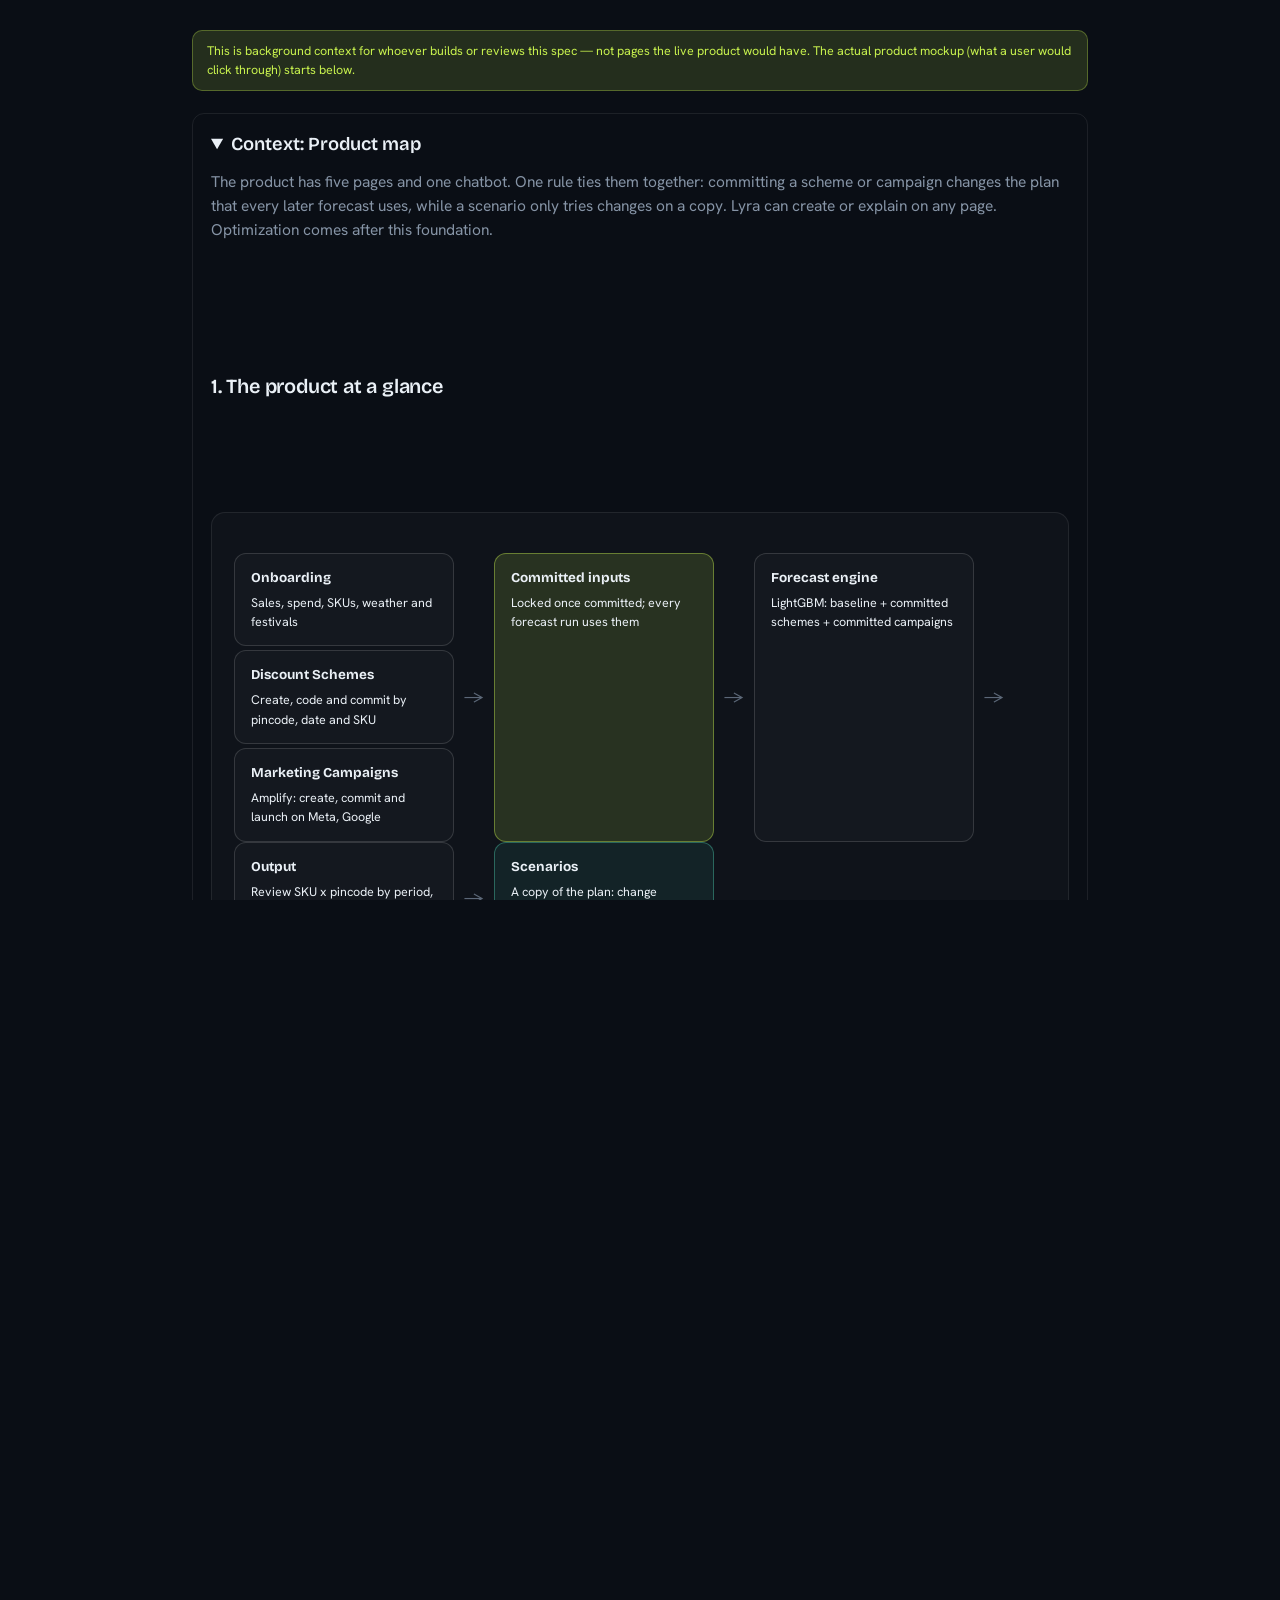
<file: onboarding-redesign-mockup.html>
<!DOCTYPE html>
<html lang="en">
<head>
<script>document.documentElement.dataset.theme=localStorage.getItem('apraTheme')||'dark'</script>
<!--
  STATIC REVIEW MOCKUP — not wired to any backend, not linked from any live
  navigation. Built from the product team's "Getting started redesign"
  spec (16 tabs) for internal review before deciding what to build for real.
  Every button here is inert or toggles a purely visual state; nothing here
  calls an API or persists anything.
-->
<meta charset="UTF-8">
<meta name="viewport" content="width=device-width, initial-scale=1.0">
<title>Getting Started Redesign — Review Mockup — APRABot</title>
<link rel="icon" type="image/svg+xml" href="favicon.svg">
<link rel="preconnect" href="https://fonts.googleapis.com">
<link rel="preconnect" href="https://fonts.gstatic.com" crossorigin>
<link href="https://fonts.googleapis.com/css2?family=Bricolage+Grotesque:opsz,wght@12..96,300..800&family=Hanken+Grotesk:wght@400;500;600;700&family=JetBrains+Mono:wght@400;500;600&display=swap" rel="stylesheet">
<link rel="stylesheet" href="css/styles.css">
<style>
  html,body{height:100%;overflow:hidden}
  #dashboard{position:static!important;z-index:auto!important}

  /* ---- Mockup-only banner ---- */
  .mock-banner{background:var(--signal-soft);border:1px solid rgba(200,242,78,.3);color:var(--signal);
    border-radius:10px;padding:10px 14px;font-size:12.5px;margin-bottom:22px;display:flex;align-items:center;gap:8px}

  /* ---- Onboarding sub-step chip nav ---- */
  .ob-chips{display:flex;flex-wrap:wrap;gap:8px;margin-bottom:24px}
  .ob-chip{display:flex;align-items:center;gap:7px;padding:8px 13px;border-radius:100px;border:1px solid var(--line-2);
    background:var(--panel);color:var(--muted);font-size:12.5px;cursor:pointer;transition:all .15s}
  .ob-chip:hover{border-color:var(--signal);color:var(--text)}
  .ob-chip.active{background:var(--signal-soft);border-color:rgba(200,242,78,.4);color:var(--signal)}
  .ob-chip .dot{width:7px;height:7px;border-radius:50%;flex:none}
  .dot-done{background:var(--signal)}
  .dot-amber{background:#ffcf5c}
  .dot-empty{border:1.5px solid var(--muted-2);background:transparent}
  .dot-skipped{border:1.5px dashed var(--muted-2);background:transparent}

  /* ---- Flow diagrams: boxes connected by simple arrows ---- */
  .flowd{display:flex;flex-wrap:wrap;align-items:stretch;gap:0;margin:18px 0}
  .flowd.vertical{flex-direction:column;align-items:flex-start}
  .flowd-box{background:var(--panel);border:1px solid var(--line-2);border-radius:12px;padding:14px 16px;
    font-size:12.5px;min-width:150px;max-width:220px}
  .flowd-box b{display:block;font-family:var(--display);font-size:13.5px;margin-bottom:4px;color:var(--text)}
  .flowd-box.signal{border-color:rgba(200,242,78,.4);background:var(--signal-soft)}
  .flowd-box.mint{border-color:rgba(84,230,196,.35);background:rgba(84,230,196,.08)}
  .flowd-arrow{display:flex;align-items:center;justify-content:center;color:var(--muted-2);font-size:18px;padding:0 10px;flex:none}
  .flowd-arrow.down{transform:rotate(90deg)}
  .flowd-label{font-family:var(--mono);font-size:10.5px;color:var(--muted);text-align:center;padding:2px 8px;white-space:nowrap}
  .flowd-col{display:flex;flex-direction:column;align-items:center;gap:4px}
  .flowd-row{display:flex;align-items:center;flex-wrap:wrap;gap:0;margin:6px 0}

  /* ---- Done-when checklist ---- */
  .donewhen{list-style:none;margin:14px 0 0;padding:16px 18px;background:var(--panel);
    border:1px solid var(--line);border-radius:12px}
  .donewhen .dw-title{font-family:var(--mono);font-size:11px;text-transform:uppercase;letter-spacing:.08em;
    color:var(--muted);margin-bottom:10px}
  .donewhen li{display:flex;gap:9px;align-items:flex-start;font-size:13px;padding:5px 0;color:var(--text)}
  .donewhen li::before{content:'✓';flex:none;color:var(--signal);font-weight:700;
    width:16px;height:16px;border-radius:5px;border:1px solid rgba(200,242,78,.35);
    background:var(--signal-soft);display:flex;align-items:center;justify-content:center;font-size:10px;margin-top:1px}

  /* ---- Documentation helpers ---- */
  .doc-note{border-left:3px solid var(--mint);background:rgba(84,230,196,.06);border-radius:0 10px 10px 0;
    padding:10px 14px;font-size:12.5px;color:var(--text);margin:14px 0}
  .doc-note b{color:var(--mint)}
  h2.sec{font-family:var(--display);font-weight:600;font-size:1.25rem;margin:30px 0 10px;letter-spacing:-.01em}
  h2.sec:first-child{margin-top:0}
  .scope-line-row{display:grid;grid-template-columns:repeat(4,1fr);gap:10px;padding:10px;border:1px solid var(--line);
    border-radius:10px;margin-bottom:8px;font-size:12.5px}
  .scope-line-row .lbl{font-family:var(--mono);font-size:10px;text-transform:uppercase;color:var(--muted);margin-bottom:3px}
  .status-dot-legend{display:flex;gap:18px;flex-wrap:wrap;font-size:12px;color:var(--muted);margin-bottom:14px}
  .status-dot-legend span{display:flex;align-items:center;gap:6px}

  /* ---- Page-local component CSS not present in the shared stylesheet ----
     .theme-pill lives inline in dashboard/index.html's own <style>, not in
     css/styles.css — confirmed by grepping the shared file, which had zero
     matches, after this mockup's theme-pill toggles rendered as unstyled
     browser-default buttons. Copied verbatim from dashboard/index.html so
     the look matches exactly rather than approximating it. */
  .theme-pill{display:flex;background:var(--ink);border:1px solid var(--line-2);border-radius:100px;padding:3px;gap:3px}
  .theme-pill button{border:none;background:none;color:var(--muted);font-size:.8rem;font-family:inherit;padding:5px 14px;border-radius:100px;cursor:pointer;transition:all .15s;display:flex;align-items:center;gap:5px}
  .theme-pill button.active{background:var(--ink-3);color:var(--text);box-shadow:0 1px 4px rgba(0,0,0,.25)}

  /* The shared .table-wrap caps height at 60vh with a scrollbar, sized for
     genuinely long dashboard tables. Every table on this page is a short
     reference table (3-6 rows) — capping them clips rows out of view inside
     an inner scroll region a static screenshot/review can't show. Override
     for this page only. */
  .table-wrap{max-height:none;overflow:visible}
</style>
</head>
<body>

<div class="dbody" style="max-width:960px;margin:0 auto">
  <div class="mock-banner" style="max-width:none">This is background context for whoever builds or reviews this spec — not pages the live product would have. The actual product mockup (what a user would click through) starts below.</div>
  <details style="margin-bottom:16px;border:1px solid var(--line);border-radius:12px;padding:4px 18px" open>
    <summary style="cursor:pointer;padding:12px 0;font-family:var(--display);font-weight:600;font-size:1.15rem">Context: Product map</summary>
      <div>
      <p class="dsubtle">The product has five pages and one chatbot. One rule ties them together: committing a scheme or campaign changes the plan that every later forecast uses, while a scenario only tries changes on a copy. Lyra can create or explain on any page. Optimization comes after this foundation.</p>

      <h2 class="sec">1. The product at a glance</h2>
      <div class="dcard">
        <div class="flowd">
          <div class="flowd-col">
            <div class="flowd-box"><b>Onboarding</b>Sales, spend, SKUs, weather and festivals</div>
            <div class="flowd-box"><b>Discount Schemes</b>Create, code and commit by pincode, date and SKU</div>
            <div class="flowd-box"><b>Marketing Campaigns</b>Amplify: create, commit and launch on Meta, Google</div>
          </div>
          <div class="flowd-arrow">→</div>
          <div class="flowd-box signal"><b>Committed inputs</b>Locked once committed; every forecast run uses them</div>
          <div class="flowd-arrow">→</div>
          <div class="flowd-box"><b>Forecast engine</b>LightGBM: baseline + committed schemes + committed campaigns</div>
          <div class="flowd-arrow">→</div>
          <div class="flowd-box"><b>Output</b>Review SKU x pincode by period, forecast vs last year, all metrics</div>
          <div class="flowd-arrow">→</div>
          <div class="flowd-box mint"><b>Scenarios</b>A copy of the plan: change schemes, campaigns, holidays, caps (compares against Output)</div>
        </div>
        <div class="flowd" style="margin-top:4px">
          <div class="flowd-box" style="border-style:dashed"><b>Optimization (next phase)</b>Recommends schemes and spend; the user still commits</div>
          <div class="flowd-box mint"><b>Lyra</b>Side panel, spans all pages — create a scheme, create a campaign, create a scenario, explain why a forecast is high or low</div>
        </div>
      </div>

      <h2 class="sec">2. Pages and what each one owns</h2>
      <div class="table-wrap"><table class="dtable">
        <thead><tr><th>Page</th><th>Job</th><th>Creates</th><th>Status</th></tr></thead>
        <tbody>
          <tr><td>Onboarding</td><td>Load data once and train the first forecast</td><td>Datasets, the pincode master</td><td><span class="pill warn">Redesign</span></td></tr>
          <tr><td>Discount Schemes</td><td>Create schemes by pincode, date and SKU, give each a code, and commit it</td><td>Schemes</td><td><span class="pill ok">New</span></td></tr>
          <tr><td>Marketing Campaigns</td><td>Create, commit and launch campaigns on Meta and Google</td><td>Campaigns</td><td><span class="pill ok">Exists in Amplify; extended</span></td></tr>
          <tr><td>Scenarios</td><td>Try changes on a copy of the plan and compare</td><td>Scenarios</td><td><span class="pill ok">Exists; extended</span></td></tr>
          <tr><td>Output</td><td>Review SKU and pincode forecasts by period, with last year beside them</td><td>Nothing</td><td><span class="pill ok">Exists; adds last-year comparison</span></td></tr>
          <tr><td>Inventory View</td><td>Required inventory at SKU x pincode/node/cluster level to meet the forecast</td><td>Nothing</td><td><span class="pill warn">Exists; add time period/trend + export</span></td></tr>
          <tr><td>AI Insights</td><td>—</td><td>—</td><td><span class="pill risk">Phase 2</span></td></tr>
          <tr><td>Settings</td><td>—</td><td>—</td><td><span class="pill risk">Phase 2</span></td></tr>
          <tr><td>Knowledge base</td><td>—</td><td>—</td><td><span class="pill risk">Phase 2</span></td></tr>
          <tr><td>Lyra</td><td>Create drafts and scenarios by chat, and explain forecasts</td><td>Drafts and scenarios</td><td><span class="pill ok">Exists; extended</span></td></tr>
        </tbody>
      </table></div>

      <h2 class="sec">3. Commit and scenario: the rule</h2>
      <div class="dcard">
        <div class="flowd">
          <div class="flowd-box"><b>Draft</b>Editable, ignored by forecasts</div>
          <div class="flowd-col"><div class="flowd-label">Commit</div><div class="flowd-arrow">→</div></div>
          <div class="flowd-box signal"><b>Committed</b>Locked, in every forecast run</div>
          <div class="flowd-col"><div class="flowd-label">Go live</div><div class="flowd-arrow">→</div></div>
          <div class="flowd-box"><b>Live</b>Scheme active, or campaign launched</div>
          <div class="flowd-col"><div class="flowd-label">End</div><div class="flowd-arrow">→</div></div>
          <div class="flowd-box mint"><b>Completed</b>Actuals recorded, history kept</div>
        </div>
        <div class="flowd" style="margin-top:4px">
          <div class="flowd-box"><b>Committed</b> → <span style="color:var(--muted)">planned inputs</span></div>
          <div class="flowd-arrow">→</div>
          <div class="flowd-box signal"><b>Forecast engine</b>Committed items are known inputs; drafts are ignored</div>
        </div>
        <div class="flowd" style="margin-top:4px">
          <div class="flowd-box"><b>Live</b> → <span style="color:var(--muted)">Withdraw</span></div>
          <div class="flowd-arrow">→</div>
          <div class="flowd-box"><b>Withdrawn</b>Not in new runs, history kept</div>
        </div>
        <div class="flowd" style="margin-top:4px">
          <div class="flowd-box"><b>Completed</b> → <span style="color:var(--muted)">actuals flow back</span> (sales with scheme_id, spend from Performance)</div>
          <div class="flowd-arrow">→</div>
          <div class="flowd-box signal"><b>Forecast engine</b>Next run learns from them</div>
        </div>
        <ul style="margin-top:14px;padding-left:18px;font-size:13px;color:var(--text);line-height:1.9">
          <li><b>Draft:</b> editable, and ignored by every forecast run.</li>
          <li><b>Committed:</b> locked. Every later forecast run treats it as a known input — a scheme as a known price and discount, a campaign as planned spend. Committing starts a background re-run.</li>
          <li><b>Withdraw:</b> a committed item stops counting in new runs and its history is kept. To change a committed item, withdraw it and create a new version.</li>
          <li><b>Scenario:</b> a copy of the plan. Nothing done in a scenario edits a committed item. Apply to plan turns the scenario changes into drafts for the user to review and commit.</li>
        </ul>
      </div>

      <h2 class="sec">4. One user journey, end to end</h2>
      <div class="dcard">
        <ol style="padding-left:18px;font-size:13.5px;line-height:2;color:var(--text)">
          <li>Onboard: upload or connect sales, marketing spend, SKU master; weather and festivals are generated. Train the first forecast.</li>
          <li>Create schemes in Discount Schemes for the pincodes, dates and SKUs wanted, give each a code, and commit them.</li>
          <li>Create campaigns in Marketing Campaigns, commit them, and launch them on Meta or Google.</li>
          <li>Each commit triggers a forecast re-run that includes the committed items.</li>
          <li>Review SKU and pincode forecasts in Output, with last year beside every metric.</li>
          <li>Open Scenarios to try changes: spend up 5%, a holiday off in a pincode, a cap on a pincode. Compare with the plan.</li>
          <li>For the final scenario — run the inventory requirement.</li>
          <li>If a scenario is liked, Apply to plan creates drafts. The user commits them, and the loop repeats.</li>
          <li>At any step, ask Lyra to create a draft, run a scenario, or explain why a forecast is high or low.</li>
        </ol>
      </div>

      <h2 class="sec">5. Where Optimization plugs in</h2>
      <p style="font-size:13.5px;color:var(--text);margin-bottom:10px">Optimization starts after this foundation and only adds recommendations; it never commits on its own.</p>
      <div class="dcard">
        <ul style="padding-left:18px;font-size:13px;color:var(--text);line-height:1.9">
          <li>Scheme ranking appears on the Discount Schemes create page, ranking the schemes the user drafted for a pincode and SKU.</li>
          <li>Marketing allocation appears in Amplify under AI Opportunities, as recommended spend by pincode, SKU, platform and campaign type.</li>
          <li>Timing recommendations appear as a calendar of best start weeks.</li>
          <li>Every recommendation creates a draft. The user can test it in Scenarios and then commit it.</li>
        </ul>
        <div class="doc-note">This foundation provides what optimization needs: a scheme registry, campaigns with a scope, committed inputs, scenarios to test recommendations, and Output with last year beside the forecast.</div>
      </div>
    </div>
  </details>
  <details style="margin-bottom:28px;border:1px solid var(--line);border-radius:12px;padding:4px 18px">
    <summary style="cursor:pointer;padding:12px 0;font-family:var(--display);font-weight:600;font-size:1.15rem">Context: Reference (template mapping, validation rules, data model, open questions)</summary>
      <div>
      <p class="dsubtle">Maps the current input template to the new steps, lists the corrections the template needs, and holds the validation rules, the data model and the open questions. Thresholds are proposals to confirm with the data science team.</p>

      <h2 class="sec">1. Template mapping</h2>
      <div class="table-wrap"><table class="dtable">
        <thead><tr><th>Template sheet</th><th>Template says</th><th>New home</th><th>Change</th></tr></thead>
        <tbody>
          <tr><td>Shipments</td><td>Required</td><td>2. Sales data</td><td>Add scheme_id; describe avg_our_price and avg_discount_amt</td></tr>
          <tr><td>Marketing Spend Past &amp; Future</td><td>Required</td><td>3. Marketing spend</td><td>Required, with "I have no marketing spend"; date values not formulas; currency from the country</td></tr>
          <tr><td>SKU_Master</td><td>Required</td><td>4. SKU master</td><td>Pre-filled with SKUs from sales; add unit cost, list price, launch date, status</td></tr>
          <tr><td>Future Price</td><td>Optional, default: same</td><td>Discount Schemes</td><td>Kept for existing users with an optional scheme_id; new planned discounts created in the tab</td></tr>
          <tr><td>Weather</td><td>Optional, use API</td><td>5. Weather and festivals</td><td>Generated by default; the same columns are accepted as an override</td></tr>
          <tr><td>Festivals</td><td>Optional, use API</td><td>5. Weather and festivals</td><td>Generated from a festival calendar; the same columns accepted as an override</td></tr>
        </tbody>
      </table></div>

      <h2 class="sec">2. Corrections to the template</h2>
      <div class="dcard">
        <ul style="padding-left:18px;font-size:13px;color:var(--text);line-height:1.9">
          <li>The Instructions sheet heads two sections "Shipments sheet (required)" — the second describes the SKU master.</li>
          <li>The marketing spend section sits under the heading "Price sheet (required)".</li>
          <li>The Future Price instructions name a column "asin" and columns avg_our_price/avg_discount_amt; the sheet has SKU, avg_our_price_f and avg_discount_amt_f.</li>
          <li>The Shipments instructions omit avg_our_price and avg_discount_amt, which the sheet has, and call a column Site_Code where the sheet says "Site Code".</li>
          <li>The Data load options are numbered 1, 2, 2; the last should be 3.</li>
          <li>The example rows mix hyphenated postal codes with INR spend, Mumbai and Maharashtra.</li>
          <li>The marketing sheet end dates are formulas (=B2+30), so a pasted or exported file may carry formulas instead of dates.</li>
          <li>The postal_code cells on the Weather and Festivals sheets hold a dynamic-array UNIQUE formula over Shipments rows 2 to 18 — needs a recent Excel version, stops at row 18, leaves a stray 0.</li>
          <li>The spend column is headed "INR spend", so it cannot serve other countries.</li>
        </ul>
      </div>

      <h2 class="sec">3. Validation rules</h2>
      <div class="table-wrap"><table class="dtable">
        <thead><tr><th>Check</th><th>Applies to</th><th>Level</th><th>Rule</th></tr></thead>
        <tbody>
          <tr><td>Required columns present</td><td>All files</td><td><span class="pill risk">Blocking</span></td><td>The message names the missing column</td></tr>
          <tr><td>Unreadable dates</td><td>Sales, spend</td><td><span class="pill risk">Blocking above 2%</span></td><td>Below that, drop the rows and warn</td></tr>
          <tr><td>Pincode wrong for the country</td><td>Sales, spend</td><td><span class="pill risk">Blocking above 5%</span></td><td>Below that, drop and list the rows</td></tr>
          <tr><td>Negative or non-numeric units</td><td>Sales</td><td><span class="pill risk">Blocking above 2%</span></td><td>Below that, drop and warn</td></tr>
          <tr><td>Less than 12 months of distinct dates</td><td>Sales</td><td><span class="pill risk">Blocking</span></td><td>The template's own rule</td></tr>
          <tr><td>12 to 24 months of dates</td><td>Sales</td><td><span class="pill warn">Warning</span></td><td>24 months is ideal</td></tr>
          <tr><td>Gaps longer than 14 days</td><td>Sales</td><td><span class="pill warn">Warning</span></td><td>Show the gap dates</td></tr>
          <tr><td>Duplicate rows (same day, SKU, pincode, channel, site)</td><td>Sales</td><td><span class="pill warn">Warning</span></td><td>Aggregate them</td></tr>
          <tr><td>Outliers</td><td>Sales</td><td><span class="pill warn">Warning</span></td><td>Flag, do not remove</td></tr>
          <tr><td>Discount without scheme_id</td><td>Sales</td><td><span class="pill warn">Warning</span></td><td>Assign in Discount Schemes</td></tr>
          <tr><td>Sales SKUs missing from the SKU master</td><td>Sales, SKU master</td><td><span class="pill risk">Blocking above 5% of units</span></td><td>Below that, warn and list them</td></tr>
          <tr><td>Campaign end before start</td><td>Spend</td><td><span class="pill risk">Blocking above 2%</span></td><td>Below that, drop and warn</td></tr>
          <tr><td>Unmatched pincodes</td><td>Pincode master</td><td><span class="pill risk">Blocking above 10% of units</span></td><td>Below that, warn and list them</td></tr>
          <tr><td>Weather for less than 95% of days</td><td>Weather</td><td><span class="pill warn">Warning</span></td><td>Fill from the nearest cell and mark as filled</td></tr>
          <tr><td>Festival with no date in the horizon</td><td>Festivals</td><td><span class="pill warn">Warning</span></td><td>Ask the user to add the date</td></tr>
        </tbody>
      </table></div>

      <h2 class="sec">4. Data model and backend guidance</h2>
      <div class="table-wrap"><table class="dtable">
        <thead><tr><th>Entity</th><th>Key</th><th>Notes</th></tr></thead>
        <tbody>
          <tr><td>country_config</td><td>organisation</td><td>Country, currency, time zone, pincode pattern, default calendars</td></tr>
          <tr><td>pincode_master</td><td>organisation, pincode</td><td>Latitude, longitude, state, district, region, weather cell id</td></tr>
          <tr><td>sales_daily</td><td>day, SKU, pincode, channel, site</td><td>Units, price, discount amount, scheme_id</td></tr>
          <tr><td>scheme_registry</td><td>scheme_id</td><td>Definition fields, source, status; observed fields computed from sales_daily</td></tr>
          <tr><td>scheme_scope_line</td><td>scheme_id, line</td><td>Pincodes, SKUs, start, end and discount of one scope line</td></tr>
          <tr><td>marketing_spend</td><td>campaign_id, SKU, pincode</td><td>Dates, spend, optional platform, campaign type and results; level recorded</td></tr>
          <tr><td>campaign</td><td>campaign_id</td><td>Code, name, platform, objective, daily budget, platform campaign id, status</td></tr>
          <tr><td>campaign_scope_line</td><td>campaign_id, line</td><td>SKUs, pincodes, start, end, spend share</td></tr>
          <tr><td>sku_master</td><td>SKU</td><td>Attributes, launch date, status</td></tr>
          <tr><td>sku_attribute</td><td>SKU, attribute</td><td>Name, value, type (text, number, yes/no); dimensions in centimetres</td></tr>
          <tr><td>weather_daily</td><td>cell id, day</td><td>Temperature, rainfall, source</td></tr>
          <tr><td>festival_calendar</td><td>festival, year, scope</td><td>Dates, type, lead and lag days</td></tr>
          <tr><td>festival_pincode_day</td><td>pincode, day</td><td>Expansion of the calendar and of any override</td></tr>
          <tr><td>upload_job</td><td>job id</td><td>File, version, mapping used, status, row counts</td></tr>
          <tr><td>validation_issue</td><td>job id, row</td><td>Check, level, message; exportable as a file</td></tr>
          <tr><td>onboarding_state</td><td>organisation</td><td>Status per sidebar step, so users can resume</td></tr>
          <tr><td>forecast_run</td><td>run_id</td><td>Type (base, plan, scenario), snapshot of committed items/versions used, status</td></tr>
          <tr><td>scenario</td><td>scenario_id</td><td>Name, base run, creator (user or Lyra), status, result run</td></tr>
          <tr><td>scenario_override</td><td>scenario_id, line</td><td>Lever, scope and value, e.g. spend x 1.05 or festival off for a pincode</td></tr>
          <tr><td>standing_cap</td><td>cap_id</td><td>Pincode, optional SKU, ceiling in units or revenue, period, active flag, created_by</td></tr>
          <tr><td>lyra_action</td><td>action id</td><td>User, message, tool called, item created</td></tr>
        </tbody>
      </table></div>
      <div class="doc-note">Store uploads in object storage; parse asynchronously in chunks with progress. Keep the raw file and the mapped version — a re-upload creates a new version, never overwrites silently. After every sales parse, run scheme detection: upsert on scheme_id, create Detected rows for new IDs, refresh observed fields, never overwrite a user-entered field. Isolate data by organisation; keep sales at pincode level with no customer identifiers.</div>

      <h2 class="sec">5. Open questions</h2>
      <div class="dcard">
        <ul style="padding-left:18px;font-size:13px;color:var(--text);line-height:1.9">
          <li>Is avg_discount_amt an amount per unit or a total for the row?</li>
          <li>Does a missing sales row mean zero sales, or missing data?</li>
          <li>Can one sales row carry two stacked schemes, or only one scheme_id?</li>
          <li>Is spend per row the total for that SKU and pincode, or the campaign total across all its rows?</li>
          <li>Which postal-code dataset and weather provider per country, and which official festival calendar, starting with which countries?</li>
          <li>Do existing users keep the Price, Future Price and Weather sheets, and how are they migrated?</li>
          <li>Are the thresholds in section 3 right for the data science team?</li>
          <li>Should the country remain changeable after upload?</li>
          <li>Should a hard cap reduce SKUs in proportion to their forecast (the default here) or by priority, such as margin?</li>
          <li>How should the interface show a budget change on a live campaign?</li>
          <li>Which platforms and countries allow targeting by pincode?</li>
          <li>Which last-year match is the Output default: 364 days back, the same dates, or festival-aligned?</li>
          <li>How many scenarios can a user save, and how long are scenario runs kept?</li>
          <li>Should the Amplify Getting started page be renamed Connections?</li>
        </ul>
      </div>
    </div>
  </details>
</div>

<div id="dashboard" class="open">
  <aside class="dside">
    <div class="logo">
      <span class="wordmark">APRA<b>Bot</b></span>
    </div>
    <ul class="dnav">
      <li class="active" title="Onboarding"><svg viewBox="0 0 24 24" fill="none" stroke="currentColor" stroke-width="1.8"><path d="M5 3v18" stroke-linecap="round"/><path d="M5 4h11l-2 4 2 4H5" stroke-linejoin="round"/></svg><span class="lbl">Onboarding</span></li>
      <li title="Discount Schemes"><svg viewBox="0 0 24 24" fill="none" stroke="currentColor" stroke-width="1.8"><circle cx="7.5" cy="7.5" r="2.5"/><circle cx="16.5" cy="16.5" r="2.5"/><path d="M19 5 5 19" stroke-linecap="round"/></svg><span class="lbl">Discount Schemes</span></li>
      <li title="Marketing Campaigns"><svg viewBox="0 0 24 24" fill="none" stroke="currentColor" stroke-width="1.8"><path d="M10 13a5 5 0 0 0 7.5.5l2-2a5 5 0 0 0-7-7l-1 1" stroke-linecap="round" stroke-linejoin="round"/><path d="M14 11a5 5 0 0 0-7.5-.5l-2 2a5 5 0 0 0 7 7l1-1" stroke-linecap="round" stroke-linejoin="round"/></svg><span class="lbl">Marketing Campaigns</span></li>
      <li title="Scenarios"><svg viewBox="0 0 24 24" fill="none" stroke="currentColor" stroke-width="1.8"><path d="M4 20V10M10 20V4M16 20v-7M22 20H2" stroke-linecap="round" stroke-linejoin="round"/></svg><span class="lbl">Scenarios</span></li>
      <li title="Output"><svg viewBox="0 0 24 24" fill="none" stroke="currentColor" stroke-width="1.8"><path d="M3 12h3l2-7 4 14 2-7h7" stroke-linecap="round" stroke-linejoin="round"/></svg><span class="lbl">Output</span></li>
      <li title="Inventory"><svg viewBox="0 0 24 24" fill="none" stroke="currentColor" stroke-width="1.8"><path d="M21 8l-9-5-9 5 9 5 9-5Z" stroke-linejoin="round"/><path d="M3 8v8l9 5 9-5V8M12 13v8" stroke-linecap="round" stroke-linejoin="round"/></svg><span class="lbl">Inventory</span></li>
      <li title="Lyra"><svg viewBox="0 0 24 24" fill="none" stroke="currentColor" stroke-width="1.8"><path d="M12 3l1.6 4.2L18 8.8l-4.4 1.6L12 14.6l-1.6-4.2L6 8.8l4.4-1.6L12 3Z" stroke-linejoin="round"/><path d="M19 14l.8 2.2L22 17l-2.2.8L19 20l-.8-2.2L16 17l2.2-.8L19 14Z" stroke-linejoin="round"/></svg><span class="lbl">Lyra</span></li>
    </ul>
  </aside>

  <div id="mockupPanels">
    <!-- 1. Onboarding -->
    <div class="dbody" id="panel-onboarding">
      <h1 class="dgreet">Onboarding <span class="hl">redesign</span></h1>
      <div class="mock-banner">Static review mockup — transcribed from the product team's spec. Nothing on this page is wired to real data.</div>
      <p class="dsubtle">Getting Started becomes Onboarding. It opens into six sub-parts that the user can select directly from the left sidebar, and a new Discount Schemes tab sits beside it.</p>

      <h2 class="sec">1. Sidebar</h2>
      <p style="font-size:13px;color:var(--muted);margin-bottom:10px">Mockup — "Sidebar after the change: Onboarding with six sub-parts, and the pages beside it"</p>
      <div class="dcard" style="max-width:360px">
        <div class="status-dot-legend">
          <span><span class="dot dot-done"></span>Done</span>
          <span><span class="dot dot-amber"></span>Needs attention</span>
          <span><span class="dot dot-empty"></span>Not started</span>
          <span><span class="dot dot-skipped"></span>Skipped by choice</span>
        </div>
        <ul style="list-style:none;font-size:13px">
          <li style="padding:9px 0;border-bottom:1px solid var(--line);color:var(--signal);font-weight:600">Onboarding <span style="float:right;color:var(--muted);font-weight:400;font-family:var(--mono);font-size:11px">3 of 6</span></li>
          <li style="padding:7px 0 7px 16px;display:flex;align-items:center;gap:8px"><span class="dot dot-done"></span>1. Country</li>
          <li style="padding:7px 0 7px 16px;display:flex;align-items:center;gap:8px"><span class="dot dot-done"></span>2. Sales data <span style="color:var(--muted);font-size:11px;margin-left:auto">12 scheme IDs</span></li>
          <li style="padding:7px 0 7px 16px;display:flex;align-items:center;gap:8px"><span class="dot dot-skipped"></span>3. Marketing spend <span style="color:var(--muted);font-size:11px;margin-left:auto">none</span></li>
          <li style="padding:7px 0 7px 16px;display:flex;align-items:center;gap:8px;background:var(--signal-soft);border-radius:7px"><span class="dot dot-amber"></span>4. SKU master</li>
          <li style="padding:7px 0 7px 16px;display:flex;align-items:center;gap:8px"><span class="dot dot-empty"></span>5. Weather and festivals</li>
          <li style="padding:7px 0 7px 16px;display:flex;align-items:center;gap:8px"><span class="dot dot-empty"></span>6. Inbound data</li>
          <li style="padding:9px 0;border-top:1px solid var(--line);margin-top:4px">Discount Schemes <span class="pill ok" style="margin-left:8px">New</span></li>
          <li style="padding:9px 0;color:var(--muted)">Marketing Campaigns</li>
          <li style="padding:9px 0;color:var(--muted)">Scenarios</li>
          <li style="padding:9px 0;color:var(--muted)">Output</li>
        </ul>
      </div>

      <div class="table-wrap" style="margin-top:18px"><table class="dtable">
        <thead><tr><th>Sub-part</th><th>Opens</th><th>Required</th><th>Status shown</th></tr></thead>
        <tbody>
          <tr><td>1. Country</td><td>Country list and the defaults it sets</td><td>Yes</td><td>Done when a country is chosen</td></tr>
          <tr><td>2. Sales data</td><td>Template, upload, mapping, summary</td><td>Yes</td><td>Done when the file passes the blocking checks; shows the scheme IDs found</td></tr>
          <tr><td>3. Marketing spend</td><td>Template and upload, or the no-spend choice</td><td>Yes, or confirm none</td><td>Done, or Skipped by choice</td></tr>
          <tr><td>4. SKU master</td><td>Pre-filled template, table, new SKUs</td><td>Yes</td><td>Done when SKUs match the sales file</td></tr>
          <tr><td>5. Inbound data</td><td>Pre-filled template</td><td>Yes</td><td>Done when SKUs match the sales file</td></tr>
          <tr><td>6. Weather and festivals</td><td>Two review panels with coverage</td><td>Automatic</td><td>Done when generated; Needs attention when a warning exists</td></tr>
          <tr><td>7. Review and train</td><td>Readiness cards and Train</td><td>Yes</td><td>Ready, Training, Failed or Done</td></tr>
        </tbody>
      </table></div>

      <div class="doc-note"><b>Note:</b> the doc is inconsistent on numbering — the table above lists 5 = Inbound data, 6 = Weather and festivals, 7 = Review and train; the sidebar mockup shows 5 = Weather and festivals, 6 = Inbound data. The sub-step chips below use the tab list's own ordering: 1 Country, 2 Sales data, 3 Marketing spend, 4 SKU master, 5 Inbound receipts, 6 Weather and festivals, 7 Review and train.</div>

      <ul style="margin-top:14px;padding-left:18px;font-size:13px;color:var(--text);line-height:1.9">
        <li>The sidebar item is renamed from Getting Started to Onboarding and expands to the seven sub-parts. Each opens its page directly, and each has its own address, so Lyra or an email can link straight to a step.</li>
        <li>The user can open any sub-part at any time. A step that waits for another shows what it needs, for example <i>Needs sales data first</i>, instead of an empty page.</li>
        <li>Progress is saved per sub-part, and the sidebar shows each status when the user returns.</li>
        <li>While onboarding is incomplete the Onboarding item shows its progress, such as 3 of 6; when training finishes it collapses to one item.</li>
        <li>The sidebar order is Onboarding, Discount Schemes, Marketing Campaigns (Amplify), Scenarios and Output, with Lyra as a chat panel on every page.</li>
      </ul>

      <h2 class="sec">2. What changes from today</h2>
      <p style="font-size:12.5px;color:var(--muted);margin-bottom:10px">This comparison uses the text of the APRABot dashboard as read on 15 Nov 2026, and the uploaded input template. (Visual layout not reviewed.)</p>
      <div class="table-wrap"><table class="dtable">
        <thead><tr><th>Today</th><th>Problem</th><th>Change</th></tr></thead>
        <tbody>
          <tr><td>One Getting Started item and one long form labelled Question 1 of 3</td><td>The user cannot jump to a part, and the label understates the work</td><td>Onboarding with six selectable sub-parts and a status for each</td></tr>
          <tr><td>Country and the serviceable-area upload share question 1; large lists take minutes to plot</td><td>The upload slows a one-click choice</td><td>Country alone; the pincode mapping becomes optional in Sales data</td></tr>
          <tr><td>One workbook: Shipments, Marketing Spend, SKU_Master, Future Price, Weather, Festivals</td><td>One bad sheet blocks the rest, and everything must be ready first</td><td>One file per topic, keeping the template columns</td></tr>
          <tr><td>The page asks for a shipments file, price and weather; the template also requires marketing spend and SKU master</td><td>Two required inputs are not collected in the page</td><td>Steps 3 and 4</td></tr>
          <tr><td>The sales file has a discount amount but no scheme ID; planned prices sit in a separate Future Price sheet</td><td>Discounts cannot be tied to schemes</td><td>A scheme_id column and a Discount Schemes tab; planned schemes replace Future Price</td></tr>
          <tr><td>Weather and festivals come from a sheet or from platform defaults</td><td>Not controlled at pincode level</td><td>Generated per pincode and day, with an override upload</td></tr>
          <tr><td>Newly launched SKUs are confirmed in the history step</td><td>They belong with SKU data</td><td>Moved to 4. SKU master</td></tr>
          <tr><td>Every check is a warning; nothing blocks training</td><td>A model can train on broken data</td><td>Blocking errors are separated from warnings</td></tr>
        </tbody>
      </table></div>
      <div class="doc-note">Keep these existing features: the template download, the volume-over-time chart after upload, default holidays by country, the Lyra walkthrough, background training with a ready state and a retry state, and the admin and viewer roles for approval.</div>

      <h2 class="sec">3. Target flow</h2>
      <p style="font-size:13px;color:var(--muted);margin-bottom:10px">Diagram — "Six steps lead to training, and blocking errors send users back to fix them"</p>
      <div class="dcard">
        <div class="flowd">
          <div class="flowd-box signal"><b>1. Country</b>Sets currency, calendars and the pincode format — Required</div>
          <div class="flowd-arrow">→</div>
          <div class="flowd-box signal"><b>2. Sales data</b>Date, pincode, SKU, units, discount, scheme ID — Required</div>
          <div class="flowd-arrow">→</div>
          <div class="flowd-box"><b>3. Marketing spend</b>Benchmarks used without it — Upload or confirm none</div>
          <div class="flowd-arrow">→</div>
          <div class="flowd-box signal"><b>4. SKU master</b>Category, cost, launch dates — Required</div>
          <div class="flowd-arrow">→</div>
          <div class="flowd-box mint"><b>5. Weather and festivals</b>Generated per pincode and day — Automatic</div>
          <div class="flowd-arrow">→</div>
          <div class="flowd-box"><b>6. Review: blocking errors?</b>Yes → fix the step (loops back) · No → Train</div>
          <div class="flowd-arrow">→</div>
          <div class="flowd-box signal"><b>Train</b>Ready → Scenarios · Failed → cause shown, retry</div>
        </div>
      </div>
      <div class="doc-note">Marketing spend is completed either by uploading a file or by confirming that none exists. The other steps either need a file or run automatically, and the review gate blocks training until the required data passes.</div>

      <h2 class="sec">4. Principles</h2>
      <div class="dcard">
        <ul style="padding-left:18px;font-size:13px;color:var(--text);line-height:1.9">
          <li>One topic per step, one file per topic, one template per file, each with an example row in the right country format.</li>
          <li>The top of each step says whether it is required, optional or automatic, and what the forecast loses when data is missing.</li>
          <li>Validate on upload and show row-level errors with a downloadable file of the problem rows; never a bare failure.</li>
          <li>Separate blocking errors (cannot train) from warnings (can train, lower quality).</li>
          <li>Save progress automatically, so the user can leave and resume at any sub-part.</li>
          <li>Long work runs in the background with a progress bar, and the user can continue to the next step.</li>
          <li>Everything is keyed at pincode level: the pincode master is the spine of the data model.</li>
        </ul>
      </div>

      <h2 class="sec">5. Data load options</h2>
      <div class="table-wrap"><table class="dtable">
        <thead><tr><th>Option</th><th>Use</th><th>Notes</th></tr></thead>
        <tbody>
          <tr><td>Upload in the preset format</td><td>One-time runs and testing</td><td>This is the Onboarding page</td></tr>
          <tr><td>FTP</td><td>Pilot</td><td>One folder per dataset; each drop is validated like an upload and shows in the sidebar status</td></tr>
          <tr><td>API integration</td><td>Production</td><td>The recommended route for weather and festivals; sales rows carry scheme_id and discount amount</td></tr>
        </tbody>
      </table></div>

      <h2 class="sec">6. Onboarding sub-steps</h2>
      <p style="font-size:13px;color:var(--muted);margin-bottom:14px">Click a step below — each opens its own page directly, matching the redesign.</p>
      <div class="ob-chips" id="obChips"></div>
      <div id="obContent"></div>
    </div>

    <!-- Onboarding sub-step templates (rendered into #obContent by JS) -->
    <template id="ob-tpl-country">
      <p class="dsubtle">Country is a one-click question that sets the defaults for every later step. The user picks it once, and it locks after the first file is uploaded.</p>
      <h2 class="sec">What the user sees</h2>
      <div class="dcard" style="max-width:480px">
        <div class="field">
          <label>Country</label>
          <select style="width:100%;padding:11px 13px;border-radius:9px;background:var(--ink);border:1px solid var(--line-2);color:var(--text);font-family:var(--body);font-size:14px">
            <option>India</option><option>United States</option><option>Japan</option><option>United Kingdom</option>
          </select>
        </div>
        <div style="background:var(--panel);border:1px solid var(--line);border-radius:10px;padding:14px;margin:14px 0">
          <div class="lbl" style="font-family:var(--mono);font-size:10px;text-transform:uppercase;color:var(--muted);margin-bottom:8px">Defaults this sets (editable)</div>
          <div style="display:grid;grid-template-columns:1fr 1fr;gap:8px;font-size:12.5px">
            <div>Currency: <b>INR</b></div><div>Week start: <b>Monday</b></div>
            <div>Time zone: <b>Asia/Kolkata</b></div><div>Postal pattern: <b>6 digits</b></div>
            <div>Date format: <b>day-first</b></div><div>Weather region: <b>India</b></div>
            <div>Festival calendar: <b>India national + state</b></div><div>Language: <b>English</b></div>
          </div>
        </div>
        <button class="btn btn-pri" style="width:100%;justify-content:center">Continue →</button>
      </div>

      <h2 class="sec">What the country sets</h2>
      <div class="table-wrap"><table class="dtable">
        <thead><tr><th>Setting</th><th>Used for</th><th>Example (India)</th></tr></thead>
        <tbody>
          <tr><td>Currency</td><td>Price, discount and spend columns; the template header "INR spend" becomes "Spend", with the currency taken from here</td><td>INR</td></tr>
          <tr><td>Time zone, date format, week start</td><td>Reading ship_day and campaign dates</td><td>Asia/Kolkata, day-first dates accepted</td></tr>
          <tr><td>Postal-code pattern</td><td>Validating and cleaning pincodes</td><td>6 digits</td></tr>
          <tr><td>Festival and holiday calendar</td><td>Prefill in Weather and festivals</td><td>India national and state calendars</td></tr>
          <tr><td>Weather region</td><td>Weather fetch in Weather and festivals</td><td>India</td></tr>
          <tr><td>Language</td><td>Interface and Lyra</td><td>English</td></tr>
        </tbody>
      </table></div>
      <div class="doc-note">Other patterns the system must hold: United States 5 digits (optionally +4), Japan 7 digits written as three digits + hyphen + four digits, United Kingdom alphanumeric.</div>

      <h2 class="sec">Rules</h2>
      <ul style="padding-left:18px;font-size:13px;color:var(--text);line-height:1.9">
        <li>The pincode pattern comes from the country, not from the file.</li>
        <li>Store pincodes as text, so leading zeros survive.</li>
        <li>For a country without postal codes, ask for the finest region the business uses (city or district) and treat it as the pincode everywhere.</li>
        <li>After the first upload the country is locked. Changing it needs a reset, with a warning, and re-runs every check on the uploaded files.</li>
        <li>One country per onboarding project for now.</li>
      </ul>

      <ul class="donewhen"><div class="dw-title">Done when</div>
        <li>The user can choose a country and see the defaults it sets.</li>
        <li>The pincode pattern is applied to every later upload without the user entering it.</li>
        <li>The country locks after the first upload, and a reset explains what will be re-checked.</li>
        <li>The sidebar shows Country as done.</li>
      </ul>
    </template>

    <template id="ob-tpl-sales">
      <p class="dsubtle">Sales data is the required core file. This version adds a scheme_id column, so every discount is tied to a scheme and the scheme IDs fill the Discount Schemes tab automatically.</p>
      <h2 class="sec">What the user sees</h2>
      <div class="dcard">
        <div style="display:flex;gap:10px;margin-bottom:14px">
          <button class="dbtn">Download template (CSV)</button>
          <button class="dbtn" style="background:var(--ink-3);color:var(--text);border:1px solid var(--line-2)">Download template (XLSX)</button>
        </div>
        <div class="field">
          <label>Upload sales file</label>
          <input type="file" class="file-input" accept=".csv,.xlsx">
        </div>
        <div style="background:var(--signal-soft);border:1px solid rgba(200,242,78,.3);border-radius:10px;padding:12px 14px;margin:14px 0;font-size:13px;color:var(--signal)">
          12 scheme IDs found, 4 new — <a href="#" style="color:var(--signal);text-decoration:underline" onclick="return false">view in Discount Schemes</a>
        </div>
        <div style="display:grid;grid-template-columns:repeat(4,1fr);gap:10px;font-size:12.5px">
          <div><div style="color:var(--muted);font-size:10.5px;text-transform:uppercase">Rows</div><b>842,110</b></div>
          <div><div style="color:var(--muted);font-size:10.5px;text-transform:uppercase">Pincodes</div><b>4,210</b></div>
          <div><div style="color:var(--muted);font-size:10.5px;text-transform:uppercase">SKUs</div><b>186</b></div>
          <div><div style="color:var(--muted);font-size:10.5px;text-transform:uppercase">Date range</div><b>36 months</b></div>
        </div>
      </div>

      <h2 class="sec">File columns</h2>
      <div class="table-wrap"><table class="dtable">
        <thead><tr><th>Column</th><th>Required</th><th>Meaning</th><th>Rule</th></tr></thead>
        <tbody>
          <tr><td>ship_day</td><td>Yes</td><td>Date of the shipment</td><td>Any standard date format; stored as ISO</td></tr>
          <tr><td>SKU</td><td>Yes</td><td>Product identifier</td><td>Text; must exist in the SKU master</td></tr>
          <tr><td>postal_code</td><td>Yes</td><td>Destination pincode</td><td>Text; matches the country pattern</td></tr>
          <tr><td>shipped_units</td><td>Yes</td><td>Units shipped that day for that SKU and pincode</td><td>Positive number</td></tr>
          <tr><td>Site Code</td><td>No</td><td>Site the units shipped from</td><td>Text; used for the inventory view by site</td></tr>
          <tr><td>Channel</td><td>No</td><td>Retail, e-commerce, wholesale</td><td>Text; a forecast dimension when present</td></tr>
          <tr><td>avg_our_price</td><td>No</td><td>Average selling price per unit</td><td>Number in the country currency</td></tr>
          <tr><td>avg_discount_amt</td><td>No</td><td>Average discount per unit, as an amount</td><td>Zero or more; 0 when no discount</td></tr>
          <tr><td>scheme_id</td><td>No (new)</td><td>The scheme that gave the discount</td><td>Text, one ID per row; links to Discount Schemes</td></tr>
        </tbody>
      </table></div>

      <h2 class="sec">Discount amount and scheme ID</h2>
      <ul style="padding-left:18px;font-size:13px;color:var(--text);line-height:1.9">
        <li>A row with a discount and a scheme_id is the normal case.</li>
        <li>A row with a discount and no scheme_id counts as <i>discount without scheme</i>. The Review step warns, and the Discount Schemes tab offers a bulk assign.</li>
        <li>A row with a scheme_id and no discount is a warning, because some schemes, such as free units, may not show as an amount.</li>
        <li>On upload the system lists the distinct scheme IDs and adds every ID not yet known to the Discount Schemes tab as <i>Detected from sales</i>, with status <i>Needs details</i>.</li>
        <li>One scheme_id per row. If two schemes apply to one row, the user records the main one or defines a combined scheme ID (open question — see Reference).</li>
      </ul>

      <h2 class="sec">Optional uploads (under Advanced)</h2>
      <ul style="padding-left:18px;font-size:13px;color:var(--text);line-height:1.9">
        <li><b>Serviceable-area mapping</b> (channel, distributor, pincode): now optional and processed in the background so it never blocks the next step.</li>
        <li><b>Future Price</b> (planned price and discount per SKU x pincode x date): kept for existing users, with an optional scheme_id column. New planned discounts are created in the Discount Schemes tab, which replaces this file.</li>
      </ul>

      <ul class="donewhen"><div class="dw-title">Done when</div>
        <li>A file with the template columns uploads, maps and passes the checks without the user editing names.</li>
        <li>Every distinct scheme_id appears in the Discount Schemes tab after upload.</li>
        <li>Rows with a discount but no scheme_id are counted and visible.</li>
        <li>A file with fewer than 12 months of dates is blocked with a plain message.</li>
      </ul>
    </template>

    <template id="ob-tpl-spend">
      <p class="dsubtle">The current template marks marketing spend as required. The step stays required, but a user with no campaign data can confirm that and continue, so nobody is blocked.</p>
      <h2 class="sec">What the user sees</h2>
      <div class="dcard">
        <div style="display:flex;gap:10px;margin-bottom:16px;flex-wrap:wrap">
          <button class="btn btn-pri">Upload spend file</button>
          <button class="btn btn-ghost">I have no marketing spend</button>
        </div>
        <div style="background:var(--panel);border:1px solid var(--line);border-radius:10px;padding:14px">
          <div style="display:grid;grid-template-columns:repeat(3,1fr);gap:10px;font-size:12.5px;margin-bottom:10px">
            <div><div style="color:var(--muted);font-size:10.5px;text-transform:uppercase">Campaigns</div><b>38</b></div>
            <div><div style="color:var(--muted);font-size:10.5px;text-transform:uppercase">Past / planned</div><b>31 / 7</b></div>
            <div><div style="color:var(--muted);font-size:10.5px;text-transform:uppercase">Detail level</div><b>Pincode + SKU</b></div>
          </div>
          <span class="pill ok">Spend by channel: Meta 62% · Google 31% · Other 7%</span>
        </div>
      </div>

      <h2 class="sec">File columns</h2>
      <div class="table-wrap"><table class="dtable">
        <thead><tr><th>Column</th><th>Required</th><th>Meaning</th><th>Rule</th></tr></thead>
        <tbody>
          <tr><td>Campaign_id</td><td>Yes</td><td>Unique ID of a campaign</td><td>Text</td></tr>
          <tr><td>Campaign start date</td><td>Yes</td><td>When the campaign ran or will run</td><td>Date; a future date means planned</td></tr>
          <tr><td>Campaign end date</td><td>Yes</td><td>When it ended or will end</td><td>Date on or after the start; a value, not a formula (the template example uses =B2+30)</td></tr>
          <tr><td>SKU</td><td>Yes</td><td>The SKU the spend belongs to</td><td>Must exist in the SKU master</td></tr>
          <tr><td>Spend</td><td>Yes</td><td>Total money spent on the campaign for that row</td><td>Zero or more; currency from the country</td></tr>
          <tr><td>postal_code</td><td>Recommended</td><td>Pincode of the spend</td><td>Matches the country pattern</td></tr>
          <tr><td>City, State</td><td>Optional</td><td>Used when the pincode is blank</td><td>Text</td></tr>
          <tr><td>Channel</td><td>Recommended</td><td>Online, retail and so on</td><td>Text</td></tr>
          <tr><td>platform, campaign_type</td><td>Optional (new)</td><td>The ad platform and the type of campaign</td><td>Text; needed later for response modelling</td></tr>
          <tr><td>impressions, clicks, orders</td><td>Optional (new)</td><td>Campaign results</td><td>Numbers</td></tr>
        </tbody>
      </table></div>

      <h2 class="sec">Level of detail</h2>
      <div class="table-wrap"><table class="dtable">
        <thead><tr><th>Finest level found</th><th>What the model can use</th></tr></thead>
        <tbody>
          <tr><td>Pincode and SKU</td><td>Spend response by pincode and SKU</td></tr>
          <tr><td>City or state</td><td>Spend allocated down to pincodes by their sales share</td></tr>
          <tr><td>No geography</td><td>One national response per SKU</td></tr>
        </tbody>
      </table></div>

      <div class="doc-note">When there's no spend data: the forecast trains without spend features, and ad response later starts from category benchmarks with an exploration budget. The Review step states this in one line. Uploading spend later takes effect on the next training run.</div>

      <ul class="donewhen"><div class="dw-title">Done when</div>
        <li>A user can upload the template file, or confirm no spend, and continue either way.</li>
        <li>Past and planned rows are told apart by the last sales date.</li>
        <li>The detected level of detail is shown in plain words.</li>
        <li>Formulas in date cells are rejected with a message asking for values.</li>
      </ul>
    </template>

    <template id="ob-tpl-sku">
      <p class="dsubtle">The SKU master is required. The system pre-fills the SKU list from the sales file, so the user only completes the attributes, and the step also confirms newly launched SKUs.</p>
      <h2 class="sec">What the user sees</h2>
      <div class="dcard">
        <div style="display:grid;grid-template-columns:repeat(4,1fr);gap:10px;font-size:12.5px;margin-bottom:16px">
          <div><div style="color:var(--muted);font-size:10.5px;text-transform:uppercase">SKUs in sales</div><b>186</b></div>
          <div><div style="color:var(--muted);font-size:10.5px;text-transform:uppercase">SKUs in master</div><b>181</b></div>
          <div><div style="color:var(--muted);font-size:10.5px;text-transform:uppercase">Matched</div><b>178</b></div>
          <div><div style="color:var(--muted);font-size:10.5px;text-transform:uppercase">Missing either side</div><b style="color:#ffcf5c">8</b></div>
        </div>
        <div style="background:var(--signal-soft);border:1px solid rgba(200,242,78,.3);border-radius:10px;padding:12px 14px;margin-bottom:14px">
          <b style="color:var(--signal);font-size:13px">Newly launched SKUs</b>
          <div class="table-wrap" style="margin-top:8px"><table class="dtable" style="font-size:12.5px">
            <thead><tr><th>SKU</th><th>First sale</th><th>Launch date</th><th></th></tr></thead>
            <tbody>
              <tr><td>A-312</td><td>18 Oct 2026</td><td><input type="text" value="18 Oct 2026" style="background:var(--ink);border:1px solid var(--line-2);border-radius:6px;padding:4px 8px;font-size:12px;color:var(--text);width:120px"></td><td><button class="dbtn" style="padding:4px 10px;font-size:11.5px">Confirm</button></td></tr>
              <tr><td>B-407</td><td>02 Nov 2026</td><td><input type="text" value="02 Nov 2026" style="background:var(--ink);border:1px solid var(--line-2);border-radius:6px;padding:4px 8px;font-size:12px;color:var(--text);width:120px"></td><td><button class="dbtn" style="padding:4px 10px;font-size:11.5px">Confirm</button></td></tr>
            </tbody>
          </table></div>
        </div>
      </div>

      <h2 class="sec">File columns</h2>
      <div class="table-wrap"><table class="dtable">
        <thead><tr><th>Column</th><th>Required</th><th>Meaning</th><th>Use</th></tr></thead>
        <tbody>
          <tr><td>SKU</td><td>Yes</td><td>Product identifier</td><td>Join key; identical to the sales file</td></tr>
          <tr><td>Category</td><td>Yes</td><td>Internal product group</td><td>Pools SKUs with little history</td></tr>
          <tr><td>Sub category</td><td>Recommended</td><td>Finer product group</td><td>Pooling and substitution</td></tr>
          <tr><td>unit_cost</td><td>Recommended (new)</td><td>Cost per unit</td><td>Contribution margin for scheme and ad ranking</td></tr>
          <tr><td>list_price</td><td>Recommended (new)</td><td>List price per unit</td><td>Discount depth</td></tr>
          <tr><td>launch_date, status</td><td>Recommended (new)</td><td>Launch date; active or discontinued</td><td>New and discontinued SKUs</td></tr>
          <tr><td>length, breadth, height, dimension_unit</td><td>Recommended (new)</td><td>Pack dimensions as sold</td><td>Storage/shipping volume; space in the inventory view</td></tr>
          <tr><td>barcode</td><td>Optional (new)</td><td>Standard product code</td><td>Matching to the Shopify catalog and retailer catalogs</td></tr>
          <tr><td>Any other column</td><td>Optional (new)</td><td>Kept as a custom attribute (text, number or yes/no)</td><td>Similarity between SKUs; used only when it helps</td></tr>
        </tbody>
      </table></div>

      <h2 class="sec">Checks</h2>
      <div class="table-wrap"><table class="dtable">
        <thead><tr><th>Check</th><th>Level</th><th>Rule</th></tr></thead>
        <tbody>
          <tr><td>Sales SKUs missing from the master</td><td><span class="pill risk">Blocking above 5% of units</span></td><td>Below that, warn and list them</td></tr>
          <tr><td>Master SKUs with no sales</td><td><span class="pill warn">Warning</span></td><td>List them</td></tr>
          <tr><td>Duplicate SKU rows</td><td><span class="pill warn">Warning</span></td><td>Keep the last row and say so</td></tr>
          <tr><td>Case or spacing differences</td><td><span class="pill ok">Handled</span></td><td>Trim and match without case</td></tr>
        </tbody>
      </table></div>

      <ul class="donewhen"><div class="dw-title">Done when</div>
        <li>The pre-filled template opens with every SKU from the sales file.</li>
        <li>Missing SKUs are listed in both directions.</li>
        <li>Flagged new SKUs can be confirmed or corrected in the page.</li>
        <li>A missing unit_cost does not block; the Review step says that ranking will use revenue instead of profit.</li>
      </ul>
    </template>

    <template id="ob-tpl-inbound">
      <p class="dsubtle">Inbound receipts record the stock that arrives at each node (warehouse, dark store or distribution site). Together with sales, they let the Inventory tab project stock and work out how much is needed to meet the forecast. Rows in the past are receipts; rows in the future are expected receipts from open orders.</p>
      <h2 class="sec">What the user sees</h2>
      <div class="dcard">
        <div style="display:flex;gap:10px;margin-bottom:14px;flex-wrap:wrap">
          <button class="dbtn">Download template</button>
          <input type="file" class="file-input" accept=".csv,.xlsx">
        </div>
        <div style="display:flex;gap:10px;margin-bottom:14px;flex-wrap:wrap">
          <button class="btn btn-pri">Upload receipts</button>
          <button class="btn btn-ghost">I have no inbound data</button>
        </div>
        <div class="table-wrap"><table class="dtable" style="font-size:12.5px">
          <thead><tr><th>Site Code</th><th>Site Name</th><th>In sales file?</th></tr></thead>
          <tbody>
            <tr><td>MUM-01</td><td>Mumbai DC</td><td><span class="pill ok">Matched</span></td></tr>
            <tr><td>BLR-02</td><td>Bangalore Hub</td><td><span class="pill ok">Matched</span></td></tr>
            <tr><td>DEL-03</td><td>Delhi NCR</td><td><span class="pill warn">Not in sales file</span></td></tr>
          </tbody>
        </table></div>
      </div>

      <h2 class="sec">File columns</h2>
      <div class="table-wrap"><table class="dtable">
        <thead><tr><th>Column</th><th>Required</th><th>Meaning</th><th>Rule</th></tr></thead>
        <tbody>
          <tr><td>receipt_day</td><td>Yes</td><td>Date the stock was received at the site</td><td>Any standard date format; stored as ISO</td></tr>
          <tr><td>Site Name</td><td>Yes</td><td>Name of the node</td><td>Text; one name for each Site Code</td></tr>
          <tr><td>Site Code</td><td>Yes</td><td>Code of the node</td><td>Text; the same codes as Site Code in the sales file</td></tr>
          <tr><td>inbound_qty</td><td>Yes</td><td>Units received</td><td>Positive number; zero rows are ignored</td></tr>
          <tr><td>SKU</td><td>Yes</td><td>SKU code</td><td>Must exist in the SKU master</td></tr>
          <tr><td>order_day</td><td>Optional (new)</td><td>Date the order was placed</td><td>Lets the system measure lead time as receipt_day minus order_day</td></tr>
          <tr><td>reference</td><td>Optional (new)</td><td>Order or shipment reference</td><td>Text; used to avoid counting the same receipt twice</td></tr>
        </tbody>
      </table></div>

      <div class="doc-note">Opening stock (optional): snapshot_day, Site Code, SKU, on_hand_qty — needed for projected stock and shortfall. Without it the Inventory tab shows required stock by date only.</div>

      <h2 class="sec">Checks</h2>
      <div class="table-wrap"><table class="dtable">
        <thead><tr><th>Check</th><th>Level</th><th>Rule</th></tr></thead>
        <tbody>
          <tr><td>Unreadable dates</td><td><span class="pill risk">Blocking above 2%</span></td><td>Below that, drop the rows and warn</td></tr>
          <tr><td>Negative or non-numeric quantity</td><td><span class="pill risk">Blocking above 2%</span></td><td>Below that, drop and warn</td></tr>
          <tr><td>SKU missing from the SKU master</td><td><span class="pill risk">Blocking above 5% of units</span></td><td>Below that, warn and list them</td></tr>
          <tr><td>Site Code not in the sales file, or the reverse</td><td><span class="pill warn">Warning</span></td><td>List the codes</td></tr>
          <tr><td>Receipts much smaller than shipments at a site</td><td><span class="pill warn">Warning</span></td><td>Stock may come from another source</td></tr>
        </tbody>
      </table></div>

      <ul class="donewhen"><div class="dw-title">Done when</div>
        <li>A file with the five template columns uploads, maps and passes the checks.</li>
        <li>Site Code values match the sales file, and any difference is listed.</li>
        <li>Rows dated after the last sales date are treated as expected receipts.</li>
        <li>The user can choose "I have no inbound data" and continue.</li>
        <li>Opening stock can be uploaded or sent through the API.</li>
      </ul>
    </template>

    <template id="ob-tpl-weather">
      <p class="dsubtle">Weather and festivals are generated by the system at pincode level, one row per pincode per day. The user reviews them and uploads a file only to override.</p>
      <h2 class="sec">What the user sees</h2>
      <div style="display:grid;grid-template-columns:1fr 1fr;gap:16px">
        <div class="dcard">
          <div class="ch"><h4>Weather</h4><a href="#" style="font-size:.8rem;color:var(--signal)" onclick="return false">Override →</a></div>
          <span class="pill ok">Generated for 4,210 pincodes, 99% of days covered</span>
          <p class="dsubtle" style="margin:12px 0 0;font-size:12px">Coverage by state, and a chart of temperature and rainfall for a picked pincode. Source: NOAA grid cell, cached per cell.</p>
        </div>
        <div class="dcard">
          <div class="ch"><h4>Festivals</h4><a href="#" style="font-size:.8rem;color:var(--signal)" onclick="return false">Override →</a></div>
          <span class="pill warn">1 festival has no date in the forecast horizon</span>
          <p class="dsubtle" style="margin:12px 0 0;font-size:12px">Festival list grouped by state with pincode counts. Remove, edit, add or bulk-upload.</p>
        </div>
      </div>

      <h2 class="sec">Weather at pincode x day</h2>
      <p style="font-size:13px;color:var(--text)">Columns: postal_code, ship_day, temp_mean, temp_max, temp_min, precip_mm. Map each pincode to a weather grid cell or nearest station, fetch once per cell, and share the result across all pincodes in that cell — cost and time scale with the number of cells, not pincodes. An override file's rows win over generated rows. Warn when a pincode has weather for less than 95% of days.</p>

      <h2 class="sec">Festivals at pincode x day</h2>
      <div class="table-wrap"><table class="dtable">
        <thead><tr><th>Calendar field</th><th>Notes</th></tr></thead>
        <tbody>
          <tr><td>name</td><td>Festival or event</td></tr>
          <tr><td>type</td><td>National holiday, regional festival, retail or platform sale event</td></tr>
          <tr><td>start_date, end_date</td><td>One row per year, because lunar-calendar dates move every year</td></tr>
          <tr><td>scope</td><td>Country, state, district or a pincode list</td></tr>
          <tr><td>lead_days, lag_days</td><td>Window before and after; defaults set by type</td></tr>
        </tbody>
      </table></div>

      <ul class="donewhen"><div class="dw-title">Done when</div>
        <li>Every valid pincode has weather and festival rows without the user uploading anything.</li>
        <li>Each panel shows its coverage, its source and a sample the user can inspect.</li>
        <li>A festival with no date in the horizon raises a warning with the festival named.</li>
        <li>An override upload replaces the generated rows for the pincodes and days it covers.</li>
        <li>Weather costs scale with the number of grid cells, not pincodes.</li>
      </ul>
    </template>

    <template id="ob-tpl-review">
      <p class="dsubtle">Review shows the readiness of every dataset and blocks training only for errors that would give a wrong model. Training then runs in the background.</p>
      <h2 class="sec">What the user sees</h2>
      <div class="dcard">
        <div style="display:grid;grid-template-columns:repeat(5,1fr);gap:10px;margin-bottom:16px">
          <div style="background:var(--panel);border:1px solid var(--line);border-radius:10px;padding:12px;text-align:center">
            <div style="font-size:12px;margin-bottom:6px">Country</div><span class="pill ok">Ready</span>
          </div>
          <div style="background:var(--panel);border:1px solid var(--line);border-radius:10px;padding:12px;text-align:center">
            <div style="font-size:12px;margin-bottom:6px">Sales data</div><span class="pill ok">Ready</span>
          </div>
          <div style="background:var(--panel);border:1px solid var(--line);border-radius:10px;padding:12px;text-align:center">
            <div style="font-size:12px;margin-bottom:6px">Marketing spend</div><span class="pill warn">Skipped</span>
          </div>
          <div style="background:var(--panel);border:1px solid var(--line);border-radius:10px;padding:12px;text-align:center">
            <div style="font-size:12px;margin-bottom:6px">SKU master</div><span class="pill warn">Usable w/ warnings</span>
          </div>
          <div style="background:var(--panel);border:1px solid var(--line);border-radius:10px;padding:12px;text-align:center">
            <div style="font-size:12px;margin-bottom:6px">Weather & festivals</div><span class="pill ok">Ready</span>
          </div>
        </div>
        <div class="doc-note">Will use: sales for 36 months across 4,210 pincodes, SKU master, pincode weather and festivals; no marketing spend, so benchmarks will be used.</div>
        <button class="btn btn-pri" style="margin-top:14px">Train</button>
      </div>

      <h2 class="sec">Inputs and granularity used by training</h2>
      <div class="table-wrap"><table class="dtable">
        <thead><tr><th>Dataset</th><th>Grain used</th><th>Joined on</th><th>Used by</th></tr></thead>
        <tbody>
          <tr><td>Sales</td><td>SKU x pincode x day</td><td>Base table</td><td>Forecast</td></tr>
          <tr><td>Schemes</td><td>scheme_id, with scope lines</td><td>Sales rows; SKU, pincode, date</td><td>Forecast</td></tr>
          <tr><td>Marketing spend</td><td>Campaign x SKU x pincode, spread over days</td><td>SKU, pincode, day</td><td>Forecast</td></tr>
          <tr><td>SKU master</td><td>SKU</td><td>SKU</td><td>Forecast, Inventory</td></tr>
          <tr><td>Weather</td><td>Pincode x day</td><td>Pincode, day</td><td>Forecast</td></tr>
          <tr><td>Festivals</td><td>Pincode x day</td><td>Pincode, day</td><td>Forecast</td></tr>
          <tr><td>Inbound receipts</td><td>Site x SKU x day</td><td>Site Code, SKU</td><td>Inventory, not the forecast</td></tr>
        </tbody>
      </table></div>

      <h2 class="sec">Blocking errors and warnings</h2>
      <div class="table-wrap"><table class="dtable">
        <thead><tr><th>Blocking</th><th>Warning</th></tr></thead>
        <tbody>
          <tr><td>A required column is missing</td><td>Gaps longer than 14 days in the series</td></tr>
          <tr><td>Less than 12 months of dates in the sales file</td><td>Outliers (flagged, not removed)</td></tr>
          <tr><td>Too many unreadable dates, wrong pincodes or invalid units</td><td>Missing unit_cost in the SKU master</td></tr>
          <tr><td>Too many sales SKUs missing from the SKU master</td><td>No marketing spend</td></tr>
          <tr><td>Too many unmatched pincodes</td><td>Discount without a scheme ID</td></tr>
        </tbody>
      </table></div>

      <h2 class="sec">Training</h2>
      <div class="flowd">
        <div class="flowd-box">Queued</div><div class="flowd-arrow">→</div>
        <div class="flowd-box">Preparing data</div><div class="flowd-arrow">→</div>
        <div class="flowd-box signal">Training</div><div class="flowd-arrow">→</div>
        <div class="flowd-box">Validating</div><div class="flowd-arrow">→</div>
        <div class="flowd-box mint">Done</div>
      </div>
      <ul style="padding-left:18px;font-size:13px;color:var(--text);line-height:1.9">
        <li><b>Done:</b> show the headline backtest accuracy and a button to Scenarios, where an admin approves the forecast.</li>
        <li><b>Failed:</b> show the cause in plain words, the step to fix, and a Retry button. Keep all uploaded data.</li>
      </ul>

      <ul class="donewhen"><div class="dw-title">Done when</div>
        <li>Training cannot start while a blocking error exists, and the button says why.</li>
        <li>Every card links to the step that needs fixing.</li>
        <li>Skipping marketing spend shows as a choice, not as an error.</li>
        <li>The user can close the page during training and is notified when it ends.</li>
        <li>A failed run names the cause and keeps the uploaded data.</li>
      </ul>
    </template>

    <!-- 2. Discount Schemes -->
    <div class="dbody" id="panel-schemes" style="display:none">
      <h1 class="dgreet">Discount <span class="hl">Schemes</span></h1>
      <div class="mock-banner">Static review mockup — transcribed from the product team's spec. Nothing on this page is wired to real data.</div>
      <p class="dsubtle">A new sidebar tab. Users create schemes here, and any scheme ID found in an uploaded sales file appears here automatically. Both routes feed one registry — a scheme starts as a draft and becomes part of every later forecast run only when the user commits it.</p>

      <h2 class="sec">Scheme registry</h2>
      <div class="dcard">
        <div class="ch">
          <div style="display:flex;gap:8px;flex-wrap:wrap">
            <button class="btn btn-pri">+ Create scheme</button>
            <div class="theme-pill"><button class="active">All status</button><button>Draft</button><button>Committed</button></div>
            <div class="theme-pill"><button class="active">All sources</button><button>Created</button><button>Detected</button></div>
          </div>
          <input type="text" placeholder="Search ID or name…" style="background:var(--ink);border:1px solid var(--line-2);border-radius:8px;padding:7px 12px;font-size:12.5px;color:var(--text)">
        </div>
        <div style="background:rgba(255,207,92,.1);border:1px solid rgba(255,207,92,.3);border-radius:10px;padding:10px 14px;margin-bottom:14px;font-size:13px;color:#ffcf5c">⚠ 4 schemes need details</div>
        <div class="table-wrap"><table class="dtable">
          <thead><tr><th>Scheme ID</th><th>Name</th><th>Mechanic</th><th>Dates</th><th>Source</th><th>Status</th><th>Effectiveness</th></tr></thead>
          <tbody>
            <tr><td class="mono">DEC10</td><td>December discount</td><td>Percent off</td><td>01–15 Dec</td><td>Created here</td><td><span class="pill ok">Committed · Planned</span></td><td>—</td></tr>
            <tr><td class="mono">DIWALI24</td><td>Diwali bundle</td><td>Buy 2 get 1</td><td>28 Oct–03 Nov</td><td>Created here</td><td><span class="pill ok">Committed · Past</span></td><td>+12% lift</td></tr>
            <tr><td class="mono">SCH-7731</td><td>—</td><td>—</td><td>14–22 Sep (seen in sales)</td><td>Detected from sales</td><td><span class="pill warn">Draft · Needs details</span></td><td>—</td></tr>
            <tr><td class="mono">SCH-7742</td><td>—</td><td>—</td><td>01–10 Oct (seen in sales)</td><td>Detected from sales</td><td><span class="pill warn">Draft · Needs details</span></td><td>—</td></tr>
          </tbody>
        </table></div>
      </div>

      <h2 class="sec">Scheme registry columns</h2>
      <div class="table-wrap"><table class="dtable">
        <thead><tr><th>Column</th><th>Filled by</th><th>Notes</th></tr></thead>
        <tbody>
          <tr><td>scheme_id</td><td>User, or the sales upload</td><td>Unique key</td></tr>
          <tr><td>Mechanic</td><td>User</td><td>Buy x get y free, percent off, flat amount off, bundle, free gift, cashback, tiered</td></tr>
          <tr><td>Start date, end date</td><td>User</td><td>For a detected scheme, the first and last sale date seen are offered as suggestions</td></tr>
          <tr><td>Scope</td><td>User</td><td>SKUs, pincodes or states, channels; for a detected scheme, those seen in sales</td></tr>
          <tr><td>Source</td><td>System</td><td>Created here, or Detected from sales</td></tr>
          <tr><td>Observed units, average discount, pincodes, SKUs</td><td>System</td><td>Computed from the sales file; read-only</td></tr>
          <tr><td>Effectiveness</td><td>System</td><td>Blank until a model is trained; later filled by the scheme ranking</td></tr>
        </tbody>
      </table></div>
      <div class="doc-note">The observed effective discount is avg_discount_amt divided by avg_our_price from the sales file. For buy-and-get schemes the defined effective discount is free quantity divided by buy plus free quantity.</div>

      <h2 class="sec">Create page and commit</h2>
      <p style="font-size:13px;color:var(--muted);margin-bottom:10px">Mockup — "Scheme create page: one code, several scope lines, then commit"</p>
      <div class="dcard">
        <div style="display:grid;grid-template-columns:repeat(4,1fr);gap:12px;margin-bottom:16px">
          <div class="field" style="margin-bottom:0"><label>Scheme code</label><input type="text" value="DEC10" style="width:100%;background:var(--ink);border:1px solid var(--line-2);border-radius:8px;padding:9px;color:var(--text)"></div>
          <div class="field" style="margin-bottom:0"><label>Name</label><input type="text" value="December discount" style="width:100%;background:var(--ink);border:1px solid var(--line-2);border-radius:8px;padding:9px;color:var(--text)"></div>
          <div class="field" style="margin-bottom:0"><label>Mechanic</label><input type="text" value="Percent off" style="width:100%;background:var(--ink);border:1px solid var(--line-2);border-radius:8px;padding:9px;color:var(--text)"></div>
          <div class="field" style="margin-bottom:0"><label>Funded by / Stackable</label><input type="text" value="Brand / No" style="width:100%;background:var(--ink);border:1px solid var(--line-2);border-radius:8px;padding:9px;color:var(--text)"></div>
        </div>

        <div class="lbl" style="font-family:var(--mono);font-size:10px;text-transform:uppercase;color:var(--muted);margin-bottom:8px">Scope lines</div>
        <div class="scope-line-row">
          <div><div class="lbl">Pincodes</div>400001 to 400010</div>
          <div><div class="lbl">SKUs</div>A-101, A-102</div>
          <div><div class="lbl">Dates</div>01 to 15 Dec</div>
          <div><div class="lbl">Discount</div>10% off</div>
        </div>
        <div class="scope-line-row">
          <div><div class="lbl">Pincodes</div>560001 to 560020</div>
          <div><div class="lbl">SKUs</div>Category: Snacks</div>
          <div><div class="lbl">Dates</div>05 to 20 Dec</div>
          <div><div class="lbl">Discount</div>15% off</div>
        </div>
        <button class="btn btn-ghost" style="margin-bottom:16px">+ Add scope line</button>

        <div style="background:var(--panel);border:1px solid var(--line);border-radius:10px;padding:12px 14px;margin-bottom:16px;font-size:13px">
          <b style="display:block;margin-bottom:6px">Preview before saving</b>
          30 pincodes, 5 SKUs. Overlap with other schemes: <span class="pill ok">none</span>. Stock check: <span class="pill warn">amber for A-102 in 560001</span>.
        </div>

        <div style="display:flex;gap:10px">
          <button class="btn btn-ghost">Save draft</button>
          <button class="btn btn-pri">Commit</button>
        </div>
      </div>
      <div class="doc-note"><b>Draft:</b> editable, and ignored by forecasts. <b>Commit:</b> locked, and used by every later forecast run. To change a committed scheme, withdraw it and create a new version.</div>

      <h2 class="sec">How the two routes meet</h2>
      <p style="font-size:13px;color:var(--muted);margin-bottom:10px">Diagram — "Created and detected schemes land in one registry"</p>
      <div class="dcard">
        <div class="flowd">
          <div class="flowd-box"><b>User creates a scheme</b>Any time, before or after a sales upload</div>
          <div class="flowd-arrow">→</div>
          <div class="flowd-box signal"><b>Registry row: Created here</b>Planned or Draft, by its dates</div>
        </div>
        <div class="flowd" style="margin-top:4px">
          <div class="flowd-box"><b>Sales file uploaded</b>scheme_id and discount amount per row</div>
          <div class="flowd-arrow">→</div>
          <div class="flowd-box"><b>Match each ID to the registry</b>Ignoring case and spaces</div>
          <div class="flowd-arrow">→</div>
          <div class="flowd-box mint"><b>Known ID</b>Link, refresh numbers — or <b>New ID</b>: Detected row, Draft</div>
        </div>
        <div class="flowd" style="margin-top:4px">
          <div class="flowd-box signal"><b>Scheme registry</b>One row per scheme_id, status Draft/Planned/Active/Past/Archived</div>
          <div class="flowd-arrow">→</div>
          <div class="flowd-box"><b>Feeds the system</b>Forecast features, planned future prices, later the scheme ranking</div>
        </div>
      </div>

      <h2 class="sec">Status</h2>
      <div class="table-wrap"><table class="dtable">
        <thead><tr><th>Status</th><th>Meaning</th></tr></thead>
        <tbody>
          <tr><td><span class="pill warn">Draft</span></td><td>Created or detected, not committed, or required fields are missing. Editable, and ignored by forecasts</td></tr>
          <tr><td><span class="pill ok">Committed</span></td><td>Locked and used by every later forecast run. Shown as Planned, Active or Past</td></tr>
          <tr><td><span class="pill risk">Withdrawn</span></td><td>Was committed, and no longer counts in new runs. History is kept</td></tr>
          <tr><td>Historical</td><td>Detected from sales and its details completed. Used for training, not for planning</td></tr>
          <tr><td>Archived</td><td>Hidden by the user; kept for history</td></tr>
        </tbody>
      </table></div>

      <h2 class="sec">Commit actions</h2>
      <div class="table-wrap"><table class="dtable">
        <thead><tr><th>Action</th><th>Effect</th></tr></thead>
        <tbody>
          <tr><td>Save draft</td><td>The scheme stays editable. Every forecast run ignores it</td></tr>
          <tr><td>Commit</td><td>The scheme is locked. Every later forecast run treats it as a known price and discount for its scope and dates, and a background re-run starts</td></tr>
          <tr><td>Withdraw</td><td>A committed scheme stops counting in new runs. Its history is kept, and a copy can become a new version</td></tr>
        </tbody>
      </table></div>

      <ul class="donewhen"><div class="dw-title">Done when</div>
        <li>A user can create a scheme before or after uploading sales data.</li>
        <li>A scheme can have several scope lines, each with its own pincodes, SKUs, dates and discount.</li>
        <li>A draft never changes a forecast; committing a scheme starts a re-run that includes it.</li>
        <li>A committed scheme cannot be edited; withdrawing it keeps its history and allows a new version.</li>
        <li>Every distinct scheme_id in a sales upload appears in the tab without any manual step.</li>
        <li>A created scheme and a detected scheme with the same ID become one row.</li>
        <li>The user can see which sales rows have a discount but no scheme, and assign them in bulk.</li>
        <li>A re-upload never erases what the user entered.</li>
      </ul>
    </div>

    <!-- 3. Marketing Campaigns -->
    <div class="dbody" id="panel-campaigns" style="display:none">
      <h1 class="dgreet">Marketing <span class="hl">Campaigns</span></h1>
      <div class="mock-banner">Static review mockup — transcribed from the product team's spec. Nothing on this page is wired to real data.</div>
      <p class="dsubtle">Amplify already creates campaigns on Meta and Google. This tab keeps what exists and adds what the forecast needs: a SKU and pincode scope, a commit step, and spend that flows back into the data.</p>

      <h2 class="sec">Gaps and changes</h2>
      <div class="table-wrap"><table class="dtable">
        <thead><tr><th>Today</th><th>Gap</th><th>Change</th></tr></thead>
        <tbody>
          <tr><td>Daily budget is entered in dollars</td><td>Wrong for other countries</td><td>Currency comes from the country chosen in Onboarding</td></tr>
          <tr><td>Fields are name, platform, objective, budget and duration</td><td>No SKU, pincode or start date, so the forecast cannot use the campaign</td><td>Add a campaign code, scope lines and start and end dates</td></tr>
          <tr><td>One flow creates and launches</td><td>No way to plan spend before launching, or keep a draft out of the forecast</td><td>Separate Draft, Commit and Launch</td></tr>
          <tr><td>Performance stays inside Amplify</td><td>Spend and results never reach the forecast data</td><td>Daily spend and results flow into the marketing spend dataset</td></tr>
          <tr><td>Amplify has its own Getting started, which connects Shopify</td><td>A second getting-started page next to Onboarding is confusing</td><td>Rename it Connections; forecast setup stays in Onboarding</td></tr>
          <tr><td>Products come from Shopify or a manual list</td><td>Not tied to the SKU master</td><td>Map each product to a SKU master row</td></tr>
        </tbody>
      </table></div>

      <h2 class="sec">Create page</h2>
      <p style="font-size:13px;color:var(--muted);margin-bottom:10px">Mockup — "Campaign create form: what Amplify has, and what is added"</p>
      <div class="dcard">
        <div style="display:grid;grid-template-columns:repeat(3,1fr);gap:12px;margin-bottom:16px">
          <div class="field" style="margin-bottom:0"><label>Campaign name</label><input type="text" value="Diwali pincode push" style="width:100%;background:var(--ink);border:1px solid var(--line-2);border-radius:8px;padding:9px;color:var(--text)"></div>
          <div class="field" style="margin-bottom:0"><label>Campaign code <span class="pill ok" style="font-size:9px">New</span></label><input type="text" value="CMP-DIWALI-01" style="width:100%;background:var(--ink);border:1px solid var(--line-2);border-radius:8px;padding:9px;color:var(--text)"></div>
          <div class="field" style="margin-bottom:0"><label>Platform</label>
            <div class="theme-pill"><button class="active">Meta</button><button>Google</button></div>
          </div>
        </div>
        <div style="display:grid;grid-template-columns:repeat(4,1fr);gap:12px;margin-bottom:16px">
          <div class="field" style="margin-bottom:0"><label>Objective</label><input type="text" value="Conversions" style="width:100%;background:var(--ink);border:1px solid var(--line-2);border-radius:8px;padding:9px;color:var(--text)"></div>
          <div class="field" style="margin-bottom:0"><label>Daily budget (₹) <span class="pill warn" style="font-size:9px">Changed</span></label><input type="text" value="5,000" style="width:100%;background:var(--ink);border:1px solid var(--line-2);border-radius:8px;padding:9px;color:var(--text)"></div>
          <div class="field" style="margin-bottom:0"><label>Start date</label><input type="text" value="01 Dec 2026" style="width:100%;background:var(--ink);border:1px solid var(--line-2);border-radius:8px;padding:9px;color:var(--text)"></div>
          <div class="field" style="margin-bottom:0"><label>End date</label><input type="text" value="15 Dec 2026" style="width:100%;background:var(--ink);border:1px solid var(--line-2);border-radius:8px;padding:9px;color:var(--text)"></div>
        </div>
        <div class="lbl" style="font-family:var(--mono);font-size:10px;text-transform:uppercase;color:var(--muted);margin-bottom:8px">Scope lines <span class="pill ok" style="font-size:9px">New</span></div>
        <div class="scope-line-row">
          <div><div class="lbl">SKUs</div>A-101, A-102</div>
          <div><div class="lbl">Pincodes</div>400001 to 400010</div>
          <div><div class="lbl">Dates</div>01–15 Dec 2026</div>
          <div><div class="lbl">Spend share</div>By sales share</div>
        </div>
        <button class="btn btn-ghost" style="margin-bottom:16px">+ Add scope line</button>
        <div style="display:flex;gap:10px">
          <button class="btn btn-ghost">Save draft</button>
          <button class="btn btn-ghost" style="border-color:var(--signal);color:var(--signal)">Commit</button>
          <button class="btn btn-pri">Commit and launch</button>
        </div>
      </div>

      <h2 class="sec">Commit and launch states</h2>
      <div class="table-wrap"><table class="dtable">
        <thead><tr><th>State</th><th>Meaning</th></tr></thead>
        <tbody>
          <tr><td><span class="pill warn">Draft</span></td><td>Editable; ignored by the forecast</td></tr>
          <tr><td><span class="pill ok">Committed</span></td><td>Locked; the planned spend counts in every forecast run; the stock check has run</td></tr>
          <tr><td><span class="pill ok">Launched</span></td><td>The campaign exists on Meta or Google through the API; its status follows the platform</td></tr>
          <tr><td>Completed</td><td>Ended; actual spend and results recorded</td></tr>
          <tr><td><span class="pill risk">Withdrawn</span></td><td>A committed campaign that was never launched is withdrawn; history is kept</td></tr>
        </tbody>
      </table></div>
      <div class="doc-note">Save draft, Commit, and Commit and launch are separate buttons, so planning and going live can be done together or apart. Commit runs the inventory view — if baseline demand plus expected uplift exceeds available stock, the page warns; the user can commit anyway or accept a suggested budget cap.</div>

      <h2 class="sec">Spend flows back</h2>
      <div class="flowd">
        <div class="flowd-box"><b>Performance (Amplify)</b>Daily spend, impressions, clicks, conversions</div>
        <div class="flowd-arrow">→</div>
        <div class="flowd-box signal"><b>Marketing spend dataset</b>Under the campaign code, split over SKUs/pincodes by plan shares</div>
        <div class="flowd-arrow">→</div>
        <div class="flowd-box mint"><b>Next forecast run</b>Learns from the actuals</div>
      </div>

      <h2 class="sec">Lyra</h2>
      <p style="font-size:13px;color:var(--text)">Lyra can draft a campaign from a sentence, for example <i>"a Meta campaign for SKU B in Mumbai at 5,000 a day for two weeks."</i> It creates a draft and shows a card with Commit and Commit and launch buttons. It never commits or launches on its own.</p>

      <ul class="donewhen"><div class="dw-title">Done when</div>
        <li>A campaign can be created with a code, one or more scope lines and dates.</li>
        <li>Draft, Commit and Launch are separate, and a draft does not appear in any forecast.</li>
        <li>A committed campaign changes the next forecast run for its SKUs and pincodes.</li>
        <li>The stock warning appears at commit.</li>
        <li>Daily spend from Performance appears in the marketing spend dataset under the campaign code.</li>
        <li>Budgets show in the country currency.</li>
      </ul>
    </div>

    <!-- 4. Scenarios -->
    <div class="dbody" id="panel-scenarios" style="display:none">
      <h1 class="dgreet"><span class="hl">Scenarios</span></h1>
      <div class="mock-banner">Static review mockup — transcribed from the product team's spec. Nothing on this page is wired to real data.</div>
      <p class="dsubtle">The what-if page. A scenario starts as a copy of the committed plan, the user changes levers, the model re-predicts, and the result is compared with the base run. Nothing in a scenario edits a committed scheme or campaign.</p>

      <h2 class="sec">How a scenario works</h2>
      <p style="font-size:13px;color:var(--muted);margin-bottom:10px">Diagram — "A scenario changes a copy of the plan, never the plan itself"</p>
      <div class="dcard">
        <div class="flowd">
          <div class="flowd-box signal"><b>Committed plan</b>Schemes, campaigns, data</div>
          <div class="flowd-col"><div class="flowd-label">copy</div><div class="flowd-arrow">→</div></div>
          <div class="flowd-box"><b>Scenario</b>A copy, with the plan left as committed — levers: schemes, spend, holidays, caps, price/weather</div>
        </div>
        <div class="flowd" style="margin-top:4px">
          <div class="flowd-box signal"><b>Committed plan</b></div>
          <div class="flowd-arrow">→</div>
          <div class="flowd-box"><b>Base run</b>Forecast on committed inputs</div>
        </div>
        <div class="flowd" style="margin-top:4px">
          <div class="flowd-box"><b>Scenario</b></div>
          <div class="flowd-arrow">→</div>
          <div class="flowd-box"><b>Run on the copy</b>The model re-predicts with the changed levers</div>
          <div class="flowd-arrow">→</div>
          <div class="flowd-box mint"><b>Compare vs base</b>Revenue, Units, Capped units, Stock needed</div>
          <div class="flowd-arrow">→</div>
          <div class="flowd-box signal"><b>Apply to plan</b>Creates drafts to review and commit; nothing is committed automatically</div>
        </div>
      </div>

      <h2 class="sec">Page layout</h2>
      <div class="dcard">
        <div class="ch">
          <div style="display:flex;gap:8px;align-items:center;flex-wrap:wrap">
            <input type="text" value="Diwali spend +5%, holiday off in 560001" style="background:var(--ink);border:1px solid var(--line-2);border-radius:8px;padding:7px 12px;font-size:12.5px;color:var(--text);width:280px">
            <span class="pill ok">vs Base run</span>
          </div>
          <div style="display:flex;gap:8px"><button class="btn btn-ghost">Save</button><button class="btn btn-pri">Run</button><button class="btn btn-ghost">Apply to plan</button></div>
        </div>
        <div style="display:grid;grid-template-columns:220px 1fr;gap:18px">
          <div>
            <div class="lbl" style="font-family:var(--mono);font-size:10px;text-transform:uppercase;color:var(--muted);margin-bottom:10px">Levers</div>
            <div style="font-size:12.5px;line-height:2.2">
              <div>▸ Discount schemes <span style="color:var(--muted)">(0)</span></div>
              <div style="color:var(--signal)">▸ Marketing spend <span class="pill ok" style="font-size:9px">+5%</span></div>
              <div style="color:var(--signal)">▸ Holiday impact <span class="pill ok" style="font-size:9px">560001 off</span></div>
              <div>▸ Hard cap <span style="color:var(--muted)">(0)</span></div>
              <div>▸ Price and weather <span style="color:var(--muted)">(0)</span></div>
              <div>▸ Stock limit <span style="color:var(--muted);font-style:italic">(later)</span></div>
            </div>
          </div>
          <div>
            <div class="kpis" style="grid-template-columns:repeat(4,1fr);margin-bottom:16px">
              <div class="kpi" style="padding:14px"><div class="t">Revenue</div><div class="v" style="font-size:1.3rem">+6.2%</div><div class="d up">vs base run</div></div>
              <div class="kpi" style="padding:14px"><div class="t">Units</div><div class="v" style="font-size:1.3rem">+5.8%</div><div class="d up">vs base run</div></div>
              <div class="kpi" style="padding:14px"><div class="t">Capped units</div><div class="v" style="font-size:1.3rem">0</div><div class="d">lost to cap</div></div>
              <div class="kpi" style="padding:14px"><div class="t">Stock needed</div><div class="v" style="font-size:1.3rem">+3.1%</div><div class="d up">vs base run</div></div>
            </div>
            <div class="table-wrap"><table class="dtable" style="font-size:12.5px">
              <thead><tr><th>SKU</th><th>Pincode</th><th>Base</th><th>Scenario</th><th>Change</th></tr></thead>
              <tbody>
                <tr><td>A-101</td><td>400001</td><td>1,240</td><td>1,340</td><td style="color:var(--signal)">+8.1%</td></tr>
                <tr><td>B-204</td><td>560001</td><td>860</td><td style="background:rgba(200,242,78,.08)">950</td><td style="color:var(--signal)">+10.5% <span style="color:var(--muted);font-size:10px">(holiday off)</span></td></tr>
              </tbody>
            </table></div>
          </div>
        </div>
      </div>

      <h2 class="sec">Levers</h2>
      <div class="table-wrap"><table class="dtable">
        <thead><tr><th>Lever</th><th>What the user can do</th><th>Applies at</th></tr></thead>
        <tbody>
          <tr><td>Discount schemes</td><td>Change the depth, dates or scope of a scheme; add or remove a scheme for this scenario only</td><td>SKU, pincode, date</td></tr>
          <tr><td>Marketing spend</td><td>Add 5% more spend, overwrite an amount, shift dates, pause a campaign</td><td>Campaign, SKU, pincode</td></tr>
          <tr><td>Holiday and festival impact</td><td>Switch a holiday or festival on or off</td><td>One pincode, a state, or all</td></tr>
          <tr><td>Hard cap</td><td>Set a maximum forecast, in units or revenue</td><td>A pincode, optionally SKU x pincode</td></tr>
          <tr><td>Price and weather</td><td>Override a planned price; turn the weather signal on or off</td><td>SKU, pincode, date</td></tr>
          <tr><td>Stock limit (later)</td><td>Cap the forecast by available stock</td><td>SKU, pincode</td></tr>
        </tbody>
      </table></div>
      <div class="doc-note">A cap is a constraint on the output, not an input to the model — units removed are never lost silently, they're reported as capped units. A hard cap can stay inside one scenario, or be saved as a standing cap applying to every later run (including the base run) until removed.</div>

      <ul class="donewhen"><div class="dw-title">Done when</div>
        <li>A scenario can be created, run, saved and compared with the base run.</li>
        <li>Each lever can be set and shows in the comparison.</li>
        <li>A hard cap reports the capped units.</li>
        <li>A hard cap can stay inside one scenario, or be saved as a standing cap that applies to every later run until removed.</li>
        <li>A holiday can be switched off for one pincode without affecting others.</li>
        <li>Committed schemes and campaigns are unchanged after any scenario.</li>
        <li>A scenario goes Stale when the plan changes.</li>
      </ul>
    </div>

    <!-- 5. Output -->
    <div class="dbody" id="panel-output" style="display:none">
      <h1 class="dgreet"><span class="hl">Output</span></h1>
      <div class="mock-banner">Static review mockup — transcribed from the product team's spec. Nothing on this page is wired to real data.</div>
      <p class="dsubtle">The existing page where users review SKU and pincode forecasts for different periods. This adds one thing: a previous-year comparison for every metric the page shows.</p>

      <h2 class="sec">What is added</h2>
      <p style="font-size:13px;color:var(--muted);margin-bottom:10px">Mockup — "Output page: forecast beside last year, for every metric"</p>
      <div class="dcard">
        <div style="display:flex;gap:8px;flex-wrap:wrap;margin-bottom:18px">
          <span class="pill ok">Run: Committed plan</span>
          <span class="pill ok">Period: Dec, weekly</span>
          <span class="pill ok">SKU: all</span>
          <span class="pill ok">Pincode: all</span>
          <span class="pill ok">Compare: last year</span>
        </div>

        <div class="ch"><h4>Forecast vs last year, weekly</h4></div>
        <svg viewBox="0 0 440 150" style="width:100%;height:150px;margin-bottom:18px">
          <polyline points="10,110 65,95 120,88 175,70 230,60 285,48 340,38 395,30" fill="none" stroke="#C8F24E" stroke-width="2.5"/>
          <polyline points="10,120 65,112 120,104 175,96 230,90 285,82 340,76 395,70" fill="none" stroke="#8694A6" stroke-width="2" stroke-dasharray="6,5"/>
          <text x="10" y="138" fill="#8694A6" font-size="10">W1</text><text x="385" y="138" fill="#8694A6" font-size="10">W8</text>
        </svg>
        <div style="display:flex;gap:16px;font-size:11.5px;color:var(--muted);margin-bottom:18px;margin-top:-10px">
          <span><svg width="14" height="3"><rect width="14" height="3" fill="#C8F24E"/></svg> Forecast</span>
          <span><svg width="14" height="3"><rect width="14" height="3" fill="#8694A6"/></svg> Last year (dashed)</span>
        </div>

        <div class="kpis" style="grid-template-columns:repeat(3,1fr)">
          <div class="kpi" style="padding:16px"><div class="t">Units</div><div class="v" style="font-size:1.5rem">+14%</div><div class="d up">1.20M forecast, 1.05M last year</div></div>
          <div class="kpi" style="padding:16px"><div class="t">Revenue</div><div class="v" style="font-size:1.5rem">+14%</div><div class="d up">₹36.0M forecast, ₹31.5M last year</div></div>
          <div class="kpi" style="padding:16px"><div class="t">Discount per unit</div><div class="v" style="font-size:1.5rem">−23%</div><div class="d down">₹2.4 forecast, ₹3.1 last year</div></div>
        </div>

        <div class="table-wrap" style="margin-top:18px"><table class="dtable">
          <thead><tr><th>SKU</th><th>Pincode</th><th>Units</th><th>Units LY</th><th>Change</th><th>Revenue</th><th>Revenue LY</th><th>Change</th></tr></thead>
          <tbody>
            <tr><td>A-101</td><td>400001</td><td>1,240</td><td>1,080</td><td style="color:var(--signal)">+14.8%</td><td>₹3.10M</td><td>₹2.70M</td><td style="color:var(--signal)">+14.8%</td></tr>
            <tr><td>B-204</td><td>560001</td><td>860</td><td>915</td><td style="color:#ff8585">−6.0%</td><td>₹2.15M</td><td>₹2.29M</td><td style="color:#ff8585">−6.1%</td></tr>
            <tr><td>C-310</td><td>110001</td><td>540</td><td style="color:var(--muted)">no last year</td><td style="color:var(--muted)">new</td><td>₹1.35M</td><td style="color:var(--muted)">no last year</td><td style="color:var(--muted)">new</td></tr>
          </tbody>
        </table></div>
        <p style="font-size:11px;color:var(--muted);margin-top:8px">Example values. Every metric shown gets its own last-year and change columns. A new SKU or pincode shows "no last year", never zero.</p>
      </div>

      <h2 class="sec">Metrics and where each comes from</h2>
      <div class="table-wrap"><table class="dtable">
        <thead><tr><th>Metric</th><th>Forecast from</th><th>Last year from</th></tr></thead>
        <tbody>
          <tr><td>Units</td><td>The model, as the committed plan or the selected scenario</td><td>Units in the sales file</td></tr>
          <tr><td>Revenue</td><td>Forecast units x forecast price</td><td>Net revenue in the sales file</td></tr>
          <tr><td>Average price</td><td>Revenue divided by units</td><td>The same, from last year</td></tr>
          <tr><td>Discount per unit and total discount</td><td>Committed schemes and the model</td><td>avg_discount_amt in the sales file</td></tr>
          <tr><td>Share of units sold on a scheme</td><td>Committed schemes</td><td>Rows with a scheme_id</td></tr>
          <tr><td>Marketing spend</td><td>Committed campaigns</td><td>The marketing spend dataset</td></tr>
        </tbody>
      </table></div>

      <h2 class="sec">How last year is matched</h2>
      <ul style="padding-left:18px;font-size:13px;color:var(--text);line-height:1.9">
        <li>Default: the same period shifted back 364 days, so weekdays line up. Two other options: the same calendar dates, and festival-aligned.</li>
        <li>The comparison is at the same grain as the forecast, SKU x pincode x week, and sums up to category, state and total.</li>
        <li>Last year is always actuals, never an earlier forecast.</li>
        <li>A new SKU or pincode, or a week with no sales last year, shows "no last year," never zero. Totals state their coverage, e.g. "based on 92% of forecast units."</li>
      </ul>

      <ul class="donewhen"><div class="dw-title">Done when</div>
        <li>Every metric on the page has last-year and change columns.</li>
        <li>The comparison works for the committed plan and for any saved scenario.</li>
        <li>New SKUs and pincodes show no last year, not zero, and totals state their coverage.</li>
        <li>The 364-day default, same-date and festival-aligned options all work.</li>
        <li>The export includes the last-year columns.</li>
      </ul>
    </div>

    <!-- 6. Inventory -->
    <div class="dbody" id="panel-inventory" style="display:none">
      <h1 class="dgreet"><span class="hl">Inventory</span></h1>
      <div class="mock-banner">Static review mockup — transcribed from the product team's spec. Nothing on this page is wired to real data.</div>
      <p class="dsubtle">Answers one question: how much stock is needed, at the points in time the user chooses, to meet the forecast, and where will stock fall short. Reads the committed plan or any saved scenario.</p>

      <h2 class="sec">How it works</h2>
      <p style="font-size:13px;color:var(--muted);margin-bottom:10px">Diagram — "Inventory: forecast, stock and receipts in; required stock by date out"</p>
      <div class="dcard">
        <div class="flowd">
          <div class="flowd-col">
            <div class="flowd-box"><b>Forecast run</b>Plan or saved scenario; P50/P75/P90</div>
            <div class="flowd-box"><b>Stock on hand</b>Opening snapshot per site and SKU</div>
            <div class="flowd-box"><b>Inbound receipts</b>Receipts and expected receipts by day</div>
            <div class="flowd-box"><b>Lead times</b>Learned from receipts, or SKU master</div>
            <div class="flowd-box"><b>Site mapping</b>Which site serves which pincode</div>
          </div>
          <div class="flowd-arrow">→</div>
          <div class="flowd-box signal"><b>Inventory engine</b>Demand per site/day; projected stock over time; required stock at chosen dates; shortfall and order-by; roll-up to region/country</div>
          <div class="flowd-arrow">→</div>
          <div class="flowd-col">
            <div class="flowd-box mint"><b>Required stock</b>At each date the user picks</div>
            <div class="flowd-box mint"><b>Shortfall and order-by</b>By site and SKU</div>
            <div class="flowd-box mint"><b>Alerts and export</b>Stockout risk dates; supply file</div>
          </div>
        </div>
      </div>

      <h2 class="sec">Page layout</h2>
      <p style="font-size:13px;color:var(--muted);margin-bottom:10px">Mockup — "Inventory page: stock needed at the points in time the user picks"</p>
      <div class="dcard">
        <div style="display:flex;gap:8px;flex-wrap:wrap;margin-bottom:18px">
          <span class="pill ok">Run: Committed plan</span>
          <span class="pill ok">Points: 7 Dec, 14 Dec, 21 Dec</span>
          <span class="pill ok">Level: site</span>
          <span class="pill ok">Service level: P75</span>
        </div>
        <div class="ch"><h4>Projected vs required stock — A-101 at MUM-01</h4></div>
        <svg viewBox="0 0 440 150" style="width:100%;height:150px;margin-bottom:10px">
          <polygon points="10,40 60,55 130,95 200,118 395,135 395,150 10,150" fill="rgba(255,133,133,.12)"/>
          <polyline points="10,40 60,55 130,95 200,118 395,135" fill="none" stroke="#54E6C4" stroke-width="2.5"/>
          <polyline points="10,30 60,48 130,70 200,85 395,100" fill="none" stroke="#8694A6" stroke-width="2" stroke-dasharray="6,5"/>
          <circle cx="130" cy="70" r="3.5" fill="#C8F24E"/><circle cx="200" cy="85" r="3.5" fill="#C8F24E"/><circle cx="330" cy="93" r="3.5" fill="#C8F24E"/>
          <text x="120" y="20" fill="#8694A6" font-size="9">Dec 7</text><text x="190" y="20" fill="#8694A6" font-size="9">Dec 14</text><text x="315" y="20" fill="#8694A6" font-size="9">Dec 21</text>
        </svg>
        <div style="display:flex;gap:16px;font-size:11.5px;color:var(--muted);margin-bottom:18px">
          <span><svg width="14" height="3"><rect width="14" height="3" fill="#54E6C4"/></svg> Projected</span>
          <span><svg width="14" height="3"><rect width="14" height="3" fill="#8694A6"/></svg> Required (dashed)</span>
          <span><svg width="10" height="10"><rect width="10" height="10" fill="rgba(255,133,133,.3)"/></svg> Shortfall (shaded)</span>
        </div>
        <div class="table-wrap"><table class="dtable">
          <thead><tr><th>Point</th><th>Site</th><th>SKU</th><th>Required</th><th>Projected</th><th>Shortfall</th><th>Cover days</th><th>Order by</th><th>Status</th></tr></thead>
          <tbody>
            <tr><td>Dec 7</td><td>MUM-01</td><td>A-101</td><td>1,420</td><td>1,380</td><td>40</td><td>6.8</td><td>Dec 3</td><td><span class="pill warn">Amber</span></td></tr>
            <tr><td>Dec 14</td><td>MUM-01</td><td>A-101</td><td>1,860</td><td>1,340</td><td>520</td><td>4.6</td><td>Dec 7</td><td><span class="pill risk">Red</span></td></tr>
            <tr><td>Dec 21</td><td>MUM-01</td><td>A-101</td><td>2,100</td><td>1,020</td><td>1,080</td><td>3.3</td><td>Dec 14</td><td><span class="pill risk">Red</span></td></tr>
          </tbody>
        </table></div>
        <p style="font-size:11px;color:var(--muted);margin-top:8px">Example values. Required stock covers forecast demand over the lead time at the chosen service level. Order by = the point in time minus the lead time.</p>
      </div>

      <h2 class="sec">Status rule</h2>
      <div class="table-wrap"><table class="dtable">
        <thead><tr><th>Status</th><th>Rule</th></tr></thead>
        <tbody>
          <tr><td><span class="pill ok">Green</span></td><td>Projected stock is at or above the required stock</td></tr>
          <tr><td><span class="pill warn">Amber</span></td><td>Projected stock covers P50 demand over the cover window but is below the required stock</td></tr>
          <tr><td><span class="pill risk">Red</span></td><td>Projected stock is below P50 demand over the cover window</td></tr>
        </tbody>
      </table></div>

      <h2 class="sec">Levels</h2>
      <div class="table-wrap"><table class="dtable">
        <thead><tr><th>Fulfilment model</th><th>Check stock at</th><th>Reason</th></tr></thead>
        <tbody>
          <tr><td>Quick commerce or hyperlocal</td><td>Site and pincode</td><td>Stock is local and stockouts are immediate</td></tr>
          <tr><td>Marketplace with regional warehouses</td><td>Region</td><td>Pincodes share regional stock</td></tr>
          <tr><td>Centralised national fulfilment</td><td>Country</td><td>One pool serves all pincodes</td></tr>
        </tbody>
      </table></div>

      <ul class="donewhen"><div class="dw-title">Done when</div>
        <li>The user can pick one or several points in time, or a repeating pattern, and see required stock for each.</li>
        <li>The user can choose site, region or country, and P50, P75 or P90.</li>
        <li>Projected stock uses opening stock, receipts and expected receipts, and the page names any missing input.</li>
        <li>Each shortfall shows an order-by date based on the lead time.</li>
        <li>The page works for the committed plan and for a saved scenario.</li>
        <li>The required stock can be exported for the supply team.</li>
      </ul>
    </div>

    <!-- 7. Lyra -->
    <div class="dbody" id="panel-lyra" style="display:none">
      <h1 class="dgreet"><span class="hl">Lyra</span></h1>
      <div class="mock-banner">Static review mockup — transcribed from the product team's spec. Nothing on this page is wired to real data.</div>
      <p class="dsubtle">Lyra already explains forecasts. This adds creation by chat for schemes, campaigns and scenarios, and says how the explanation should use the last-year comparison and scenarios. Chat panel on every page.</p>

      <h2 class="sec">What Lyra can do</h2>
      <div class="dcard" style="max-width:640px">
        <div style="display:flex;justify-content:flex-end;margin-bottom:6px">
          <div style="background:var(--signal-soft);border:1px solid rgba(200,242,78,.3);border-radius:14px 14px 2px 14px;padding:10px 14px;font-size:13px;max-width:80%">10% off SKU A, pincodes 400001 to 400010, 1 to 15 Dec, code DEC10</div>
        </div>
        <div style="display:flex;margin-bottom:18px">
          <div style="background:var(--panel);border:1px solid var(--line-2);border-radius:14px 14px 14px 2px;padding:12px 14px;font-size:13px;max-width:85%">
            <div style="color:var(--mint);font-weight:600;margin-bottom:6px">Lyra</div>
            Drafted scheme <span class="mono" style="color:var(--signal)">DEC10</span> — 10% off, SKU A, pincodes 400001–400010, 1–15 Dec.
            <div style="margin-top:8px;display:flex;gap:8px"><button class="dbtn" style="padding:5px 11px;font-size:12px">Open in page</button><button class="dbtn" style="padding:5px 11px;font-size:12px;background:var(--ink-3);color:var(--text);border:1px solid var(--line-2)">Commit</button></div>
          </div>
        </div>

        <div style="display:flex;justify-content:flex-end;margin-bottom:6px">
          <div style="background:var(--signal-soft);border:1px solid rgba(200,242,78,.3);border-radius:14px 14px 2px 14px;padding:10px 14px;font-size:13px;max-width:80%">+5% spend on campaign C, and turn Diwali off for pincode 560001</div>
        </div>
        <div style="display:flex;margin-bottom:18px">
          <div style="background:var(--panel);border:1px solid var(--line-2);border-radius:14px 14px 14px 2px;padding:12px 14px;font-size:13px;max-width:85%">
            <div style="color:var(--mint);font-weight:600;margin-bottom:6px">Lyra</div>
            Ran it. Revenue <span style="color:var(--signal)">+6.2%</span>, units <span style="color:var(--signal)">+5.8%</span> vs the base run, 0 capped units.
            <div style="margin-top:8px"><button class="dbtn" style="padding:5px 11px;font-size:12px">Apply to plan</button></div>
          </div>
        </div>

        <div style="display:flex;justify-content:flex-end;margin-bottom:6px">
          <div style="background:var(--signal-soft);border:1px solid rgba(200,242,78,.3);border-radius:14px 14px 2px 14px;padding:10px 14px;font-size:13px;max-width:80%">why is SKU A high in 400001 in November compared with last year?</div>
        </div>
        <div style="display:flex">
          <div style="background:var(--panel);border:1px solid var(--line-2);border-radius:14px 14px 14px 2px;padding:12px 14px;font-size:13px;max-width:85%">
            <div style="color:var(--mint);font-weight:600;margin-bottom:6px">Lyra</div>
            SKU A in 400001 is forecast <b style="color:var(--signal)">+18%</b> vs last November. Top drivers: scheme <span class="mono">DEC10</span> is committed for these dates and adds about 180 units; Diwali falls in this week, while last year it fell three weeks later.
            <div style="font-size:11px;color:var(--muted);margin-top:8px">These are model attributions, not proof of cause.</div>
          </div>
        </div>
      </div>

      <div class="table-wrap" style="margin-top:20px"><table class="dtable">
        <thead><tr><th>Ask</th><th>Lyra does</th><th>The user must</th></tr></thead>
        <tbody>
          <tr><td>Create a scheme</td><td>Fills a scheme draft from the sentence and shows it as a card</td><td>Press Commit in the page</td></tr>
          <tr><td>Create a campaign</td><td>Fills a campaign draft and shows it as a card</td><td>Press Commit, or Commit and launch</td></tr>
          <tr><td>Try a change</td><td>Creates a scenario, runs it and returns the comparison</td><td>Nothing; Apply to plan is a button</td></tr>
          <tr><td>Explain a forecast</td><td>Names the drivers of a high or low forecast, in plain words</td><td>Nothing</td></tr>
        </tbody>
      </table></div>

      <h2 class="sec">Tools Lyra needs</h2>
      <div class="table-wrap"><table class="dtable">
        <thead><tr><th>Tool</th><th>Purpose</th></tr></thead>
        <tbody>
          <tr><td>list_schemes, create_scheme_draft</td><td>Read schemes; create a draft</td></tr>
          <tr><td>list_campaigns, create_campaign_draft</td><td>Read campaigns; create a draft</td></tr>
          <tr><td>create_scenario, run_scenario</td><td>Build overrides; run on a copy</td></tr>
          <tr><td>get_forecast</td><td>By SKU, pincode and period, with a comparison to last year, the base run or a scenario</td></tr>
          <tr><td>explain_forecast</td><td>Feature contributions grouped into drivers, for a run, SKU, pincode and period</td></tr>
          <tr><td>get_inventory_status</td><td>Stock and open orders, for warnings</td></tr>
        </tbody>
      </table></div>

      <h2 class="sec">Guardrails</h2>
      <div class="dcard">
        <ul style="padding-left:18px;font-size:13px;color:var(--text);line-height:1.9">
          <li>Drafts and scenarios only. Commit, launch and withdraw need a click by the user.</li>
          <li>Permissions follow the user's role: a viewer cannot create.</li>
          <li>Show what was defaulted or assumed.</li>
          <li>Forecast numbers come from the tools, never from the model's memory.</li>
          <li>Ask when a SKU, pincode or date is ambiguous.</li>
          <li>Keep an audit log of what was asked and what Lyra created.</li>
        </ul>
      </div>

      <ul class="donewhen"><div class="dw-title">Done when</div>
        <li>A scheme draft can be created from a sentence, and commit still needs a click.</li>
        <li>A campaign draft can be created the same way.</li>
        <li>A scenario can be created and run from a sentence, with the comparison returned.</li>
        <li>An explanation lists drivers with direction and size, compares with last year, and states caveats.</li>
        <li>Every created item shows Lyra as its creator.</li>
      </ul>
    </div>

  </div>
</div>

<script>
(function(){
  var panels = {
    'Onboarding':           document.getElementById('panel-onboarding'),
    'Discount Schemes':     document.getElementById('panel-schemes'),
    'Marketing Campaigns':  document.getElementById('panel-campaigns'),
    'Scenarios':            document.getElementById('panel-scenarios'),
    'Output':               document.getElementById('panel-output'),
    'Inventory':            document.getElementById('panel-inventory'),
    'Lyra':                 document.getElementById('panel-lyra'),
  };
  var navItems = document.querySelectorAll('.dnav li');
  navItems.forEach(function(li){
    li.addEventListener('click', function(){
      var name = li.title;
      try { localStorage.setItem('apra_mockup_panel', name); } catch(e) {}
      navItems.forEach(function(x){ x.classList.remove('active'); });
      li.classList.add('active');
      Object.keys(panels).forEach(function(k){
        if (panels[k]) panels[k].style.display = (k === name) ? '' : 'none';
      });
    });
  });
  document.addEventListener('DOMContentLoaded', function(){
    var saved;
    try { saved = localStorage.getItem('apra_mockup_panel'); } catch(e) {}
    if (!saved || saved === 'Onboarding') return;
    var target = Array.prototype.filter.call(navItems, function(li){ return li.title === saved; })[0];
    if (target) target.click();
  });

  // Onboarding sub-step chips
  var OB_STEPS = [
    { key: 'country',   label: '1. Country',             dot: 'dot-done' },
    { key: 'sales',     label: '2. Sales data',          dot: 'dot-done' },
    { key: 'spend',     label: '3. Marketing spend',     dot: 'dot-skipped' },
    { key: 'sku',       label: '4. SKU master',          dot: 'dot-amber' },
    { key: 'inbound',   label: '5. Inbound receipts',    dot: 'dot-empty' },
    { key: 'weather',   label: '6. Weather & festivals', dot: 'dot-empty' },
    { key: 'review',    label: '7. Review & train',      dot: 'dot-empty' },
  ];
  var obChips = document.getElementById('obChips');
  var obContent = document.getElementById('obContent');
  OB_STEPS.forEach(function(step, i){
    var chip = document.createElement('div');
    chip.className = 'ob-chip' + (i === 0 ? ' active' : '');
    chip.innerHTML = '<span class="dot ' + step.dot + '"></span>' + step.label;
    chip.addEventListener('click', function(){
      obChips.querySelectorAll('.ob-chip').forEach(function(c){ c.classList.remove('active'); });
      chip.classList.add('active');
      renderObStep(step.key);
    });
    obChips.appendChild(chip);
  });

  function renderObStep(key){
    var tpl = document.getElementById('ob-tpl-' + key);
    obContent.innerHTML = tpl ? tpl.innerHTML : '<p class="dsubtle">Not written yet.</p>';
  }
  renderObStep('country');
})();
</script>

</body>
</html>
</file>
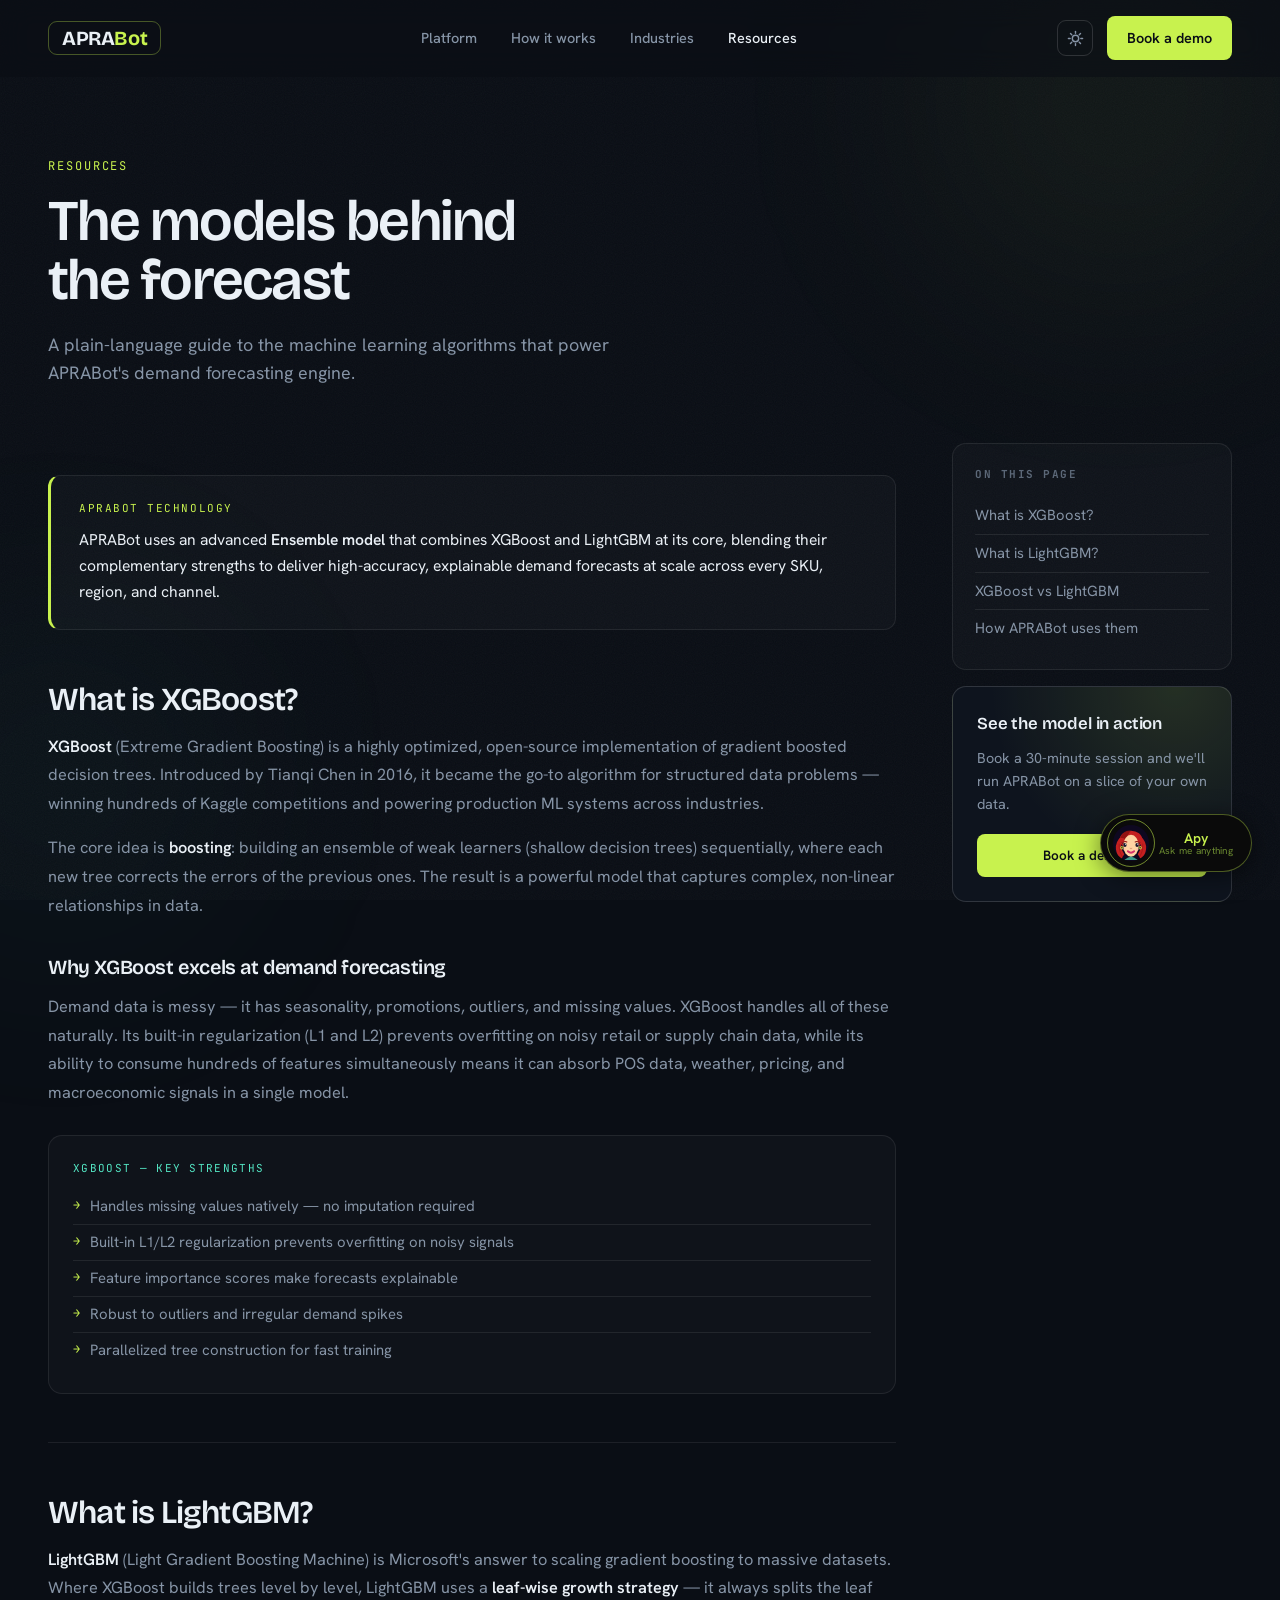
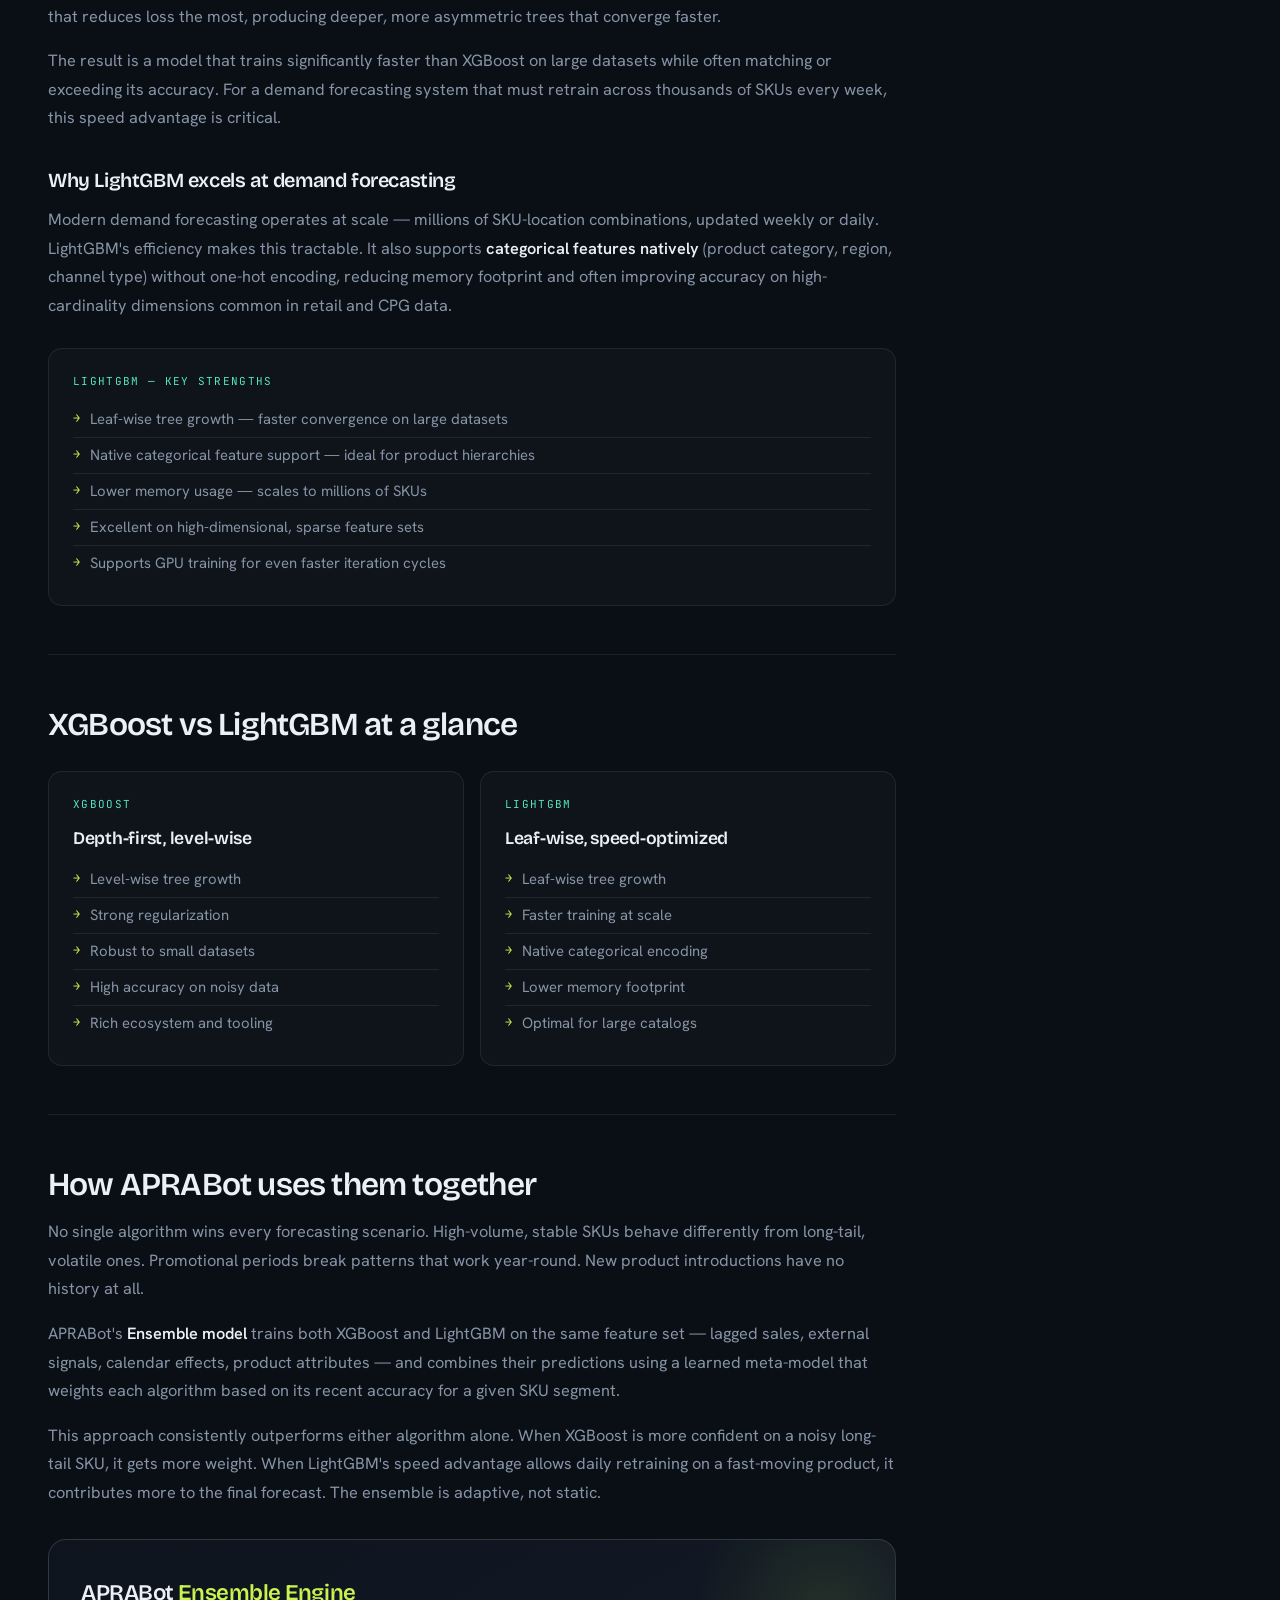
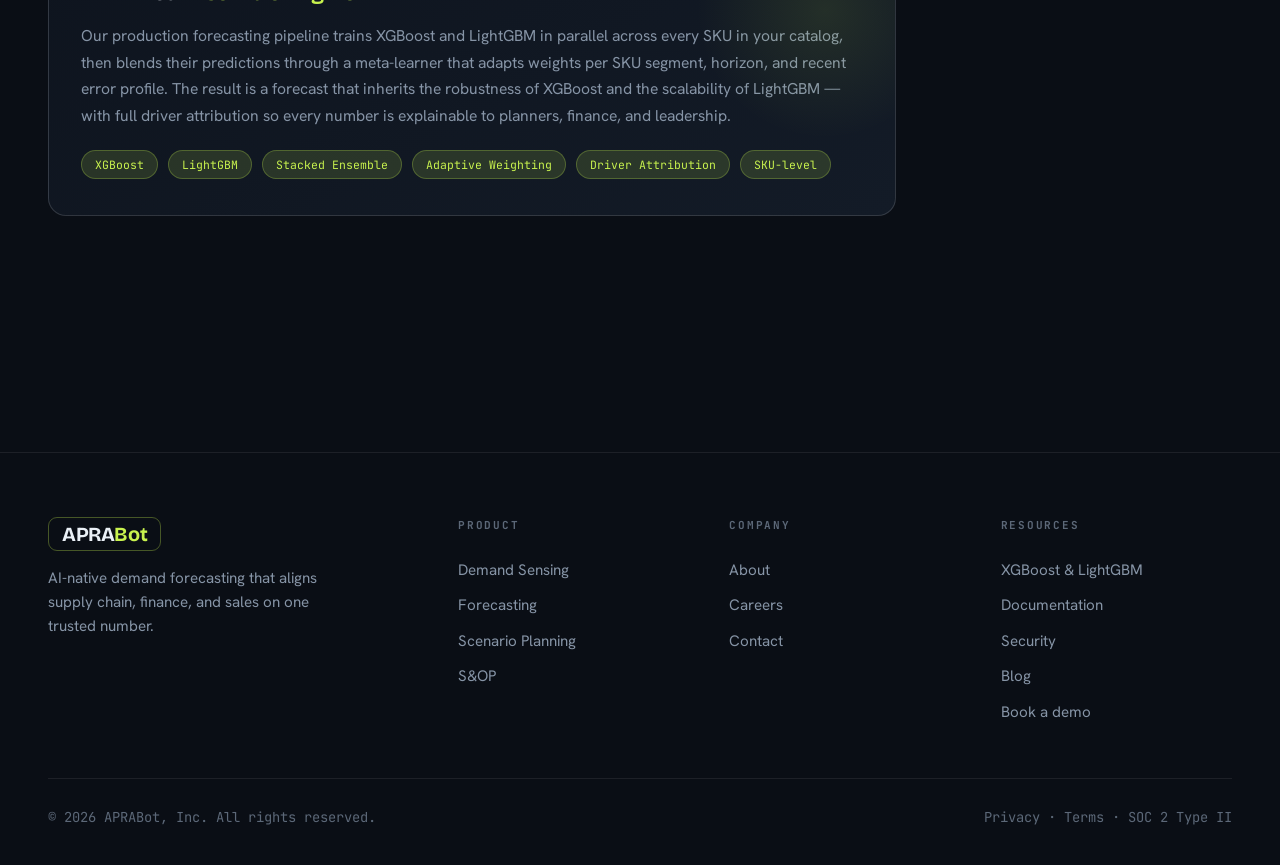
<file: resources.html>
<!DOCTYPE html>
<html lang="en">
<head>
<script>document.documentElement.dataset.theme=localStorage.getItem('apraTheme')||'dark'</script>
<meta charset="UTF-8">
<meta name="viewport" content="width=device-width, initial-scale=1.0">
<title>XGBoost vs LightGBM for Demand Forecasting — APRABot</title>
<meta name="description" content="A plain-language guide to how APRABot's ensemble engine combines XGBoost and LightGBM to deliver accurate, explainable demand forecasts across every SKU.">
<link rel="canonical" href="https://aprabot.com/resources.html">
<meta property="og:title" content="XGBoost vs LightGBM for Demand Forecasting — APRABot">
<meta property="og:description" content="A plain-language guide to how APRABot's ensemble engine combines XGBoost and LightGBM to deliver accurate, explainable demand forecasts across every SKU.">
<meta property="og:url" content="https://aprabot.com/resources.html">
<meta property="og:site_name" content="APRABot">
<meta property="og:type" content="website">
<meta property="og:image" content="https://aprabot.com/images/og-image.png">
<meta name="twitter:card" content="summary_large_image">
<link rel="icon" type="image/svg+xml" href="favicon.svg">
<link rel="icon" type="image/png" sizes="32x32" href="favicon-32.png">
<link rel="icon" type="image/png" sizes="16x16" href="favicon-16.png">
<link rel="apple-touch-icon" href="apple-touch-icon.png">
<link rel="preconnect" href="https://fonts.googleapis.com">
<link rel="preconnect" href="https://fonts.gstatic.com" crossorigin>
<link href="https://fonts.googleapis.com/css2?family=Bricolage+Grotesque:opsz,wght@12..96,300..800&family=Hanken+Grotesk:wght@400;500;600;700&family=JetBrains+Mono:wght@400;500;600&display=swap" rel="stylesheet">
<link rel="stylesheet" href="css/styles.css">
<style>
  .res-hero{padding:80px 0 56px;position:relative;z-index:2}
  .res-hero .kicker{display:block;margin-bottom:16px}
  .res-hero h1{font-family:var(--display);font-weight:600;font-size:clamp(2.2rem,4.5vw,3.6rem);
    line-height:1.04;letter-spacing:-.03em;margin-bottom:20px}
  .res-hero p{font-size:1.12rem;color:var(--muted);max-width:600px}

  .article-grid{display:grid;grid-template-columns:1fr 280px;gap:56px;align-items:start;padding-bottom:100px}
  @media(max-width:860px){.article-grid{grid-template-columns:1fr}}

  .article h2{font-family:var(--display);font-weight:600;font-size:clamp(1.5rem,2.6vw,2rem);
    letter-spacing:-.025em;margin:52px 0 16px;line-height:1.1}
  .article h2:first-child{margin-top:0}
  .article h3{font-family:var(--display);font-weight:600;font-size:1.25rem;letter-spacing:-.02em;
    margin:32px 0 10px}
  .article p{color:var(--muted);font-size:1.02rem;line-height:1.75;margin-bottom:16px}
  .article p strong{color:var(--text);font-weight:600}
  .article .divider{border:none;border-top:1px solid var(--line);margin:48px 0}

  .callout{background:var(--panel);border:1px solid var(--line);border-left:3px solid var(--signal);
    border-radius:12px;padding:24px 28px;margin:32px 0}
  .callout .ct{font-family:var(--mono);font-size:11px;letter-spacing:.14em;text-transform:uppercase;
    color:var(--signal);margin-bottom:10px}
  .callout p{margin:0;color:var(--text);font-size:.98rem;line-height:1.65}

  .compare{display:grid;grid-template-columns:1fr 1fr;gap:16px;margin:28px 0}
  @media(max-width:600px){.compare{grid-template-columns:1fr}}
  .compare-card{background:var(--panel);border:1px solid var(--line);border-radius:14px;padding:24px}
  .compare-card .tag{font-family:var(--mono);font-size:11px;letter-spacing:.12em;text-transform:uppercase;
    color:var(--mint);margin-bottom:12px;display:block}
  .compare-card h4{font-family:var(--display);font-weight:600;font-size:1.1rem;letter-spacing:-.015em;margin-bottom:10px}
  .compare-card ul{list-style:none;padding:0}
  .compare-card li{color:var(--muted);font-size:.93rem;padding:6px 0;border-top:1px solid var(--line);
    display:flex;gap:10px;align-items:flex-start}
  .compare-card li:first-child{border-top:none}
  .compare-card li::before{content:"→";color:var(--signal);flex:0 0 auto;font-family:var(--mono);font-size:12px;margin-top:1px}

  .ensemble-box{background:linear-gradient(150deg,var(--ink-2),var(--ink-3));border:1px solid var(--line-2);
    border-radius:18px;padding:36px 32px;margin:32px 0;position:relative;overflow:hidden}
  .ensemble-box::before{content:"";position:absolute;top:-60px;right:-60px;width:260px;height:260px;
    border-radius:50%;background:radial-gradient(circle,rgba(200,242,78,.1),transparent 70%);pointer-events:none}
  .ensemble-box .eb-head{font-family:var(--display);font-weight:600;font-size:1.4rem;letter-spacing:-.02em;margin-bottom:12px}
  .ensemble-box .eb-head span{color:var(--signal)}
  .ensemble-box p{color:var(--muted);font-size:.98rem;line-height:1.7;margin-bottom:0}
  .ensemble-box .tags{display:flex;gap:10px;flex-wrap:wrap;margin-top:20px}
  .ensemble-box .tags span{font-family:var(--mono);font-size:11.5px;padding:5px 13px;border-radius:100px;
    background:var(--signal-soft);border:1px solid rgba(200,242,78,.25);color:var(--signal)}

  .sidebar{position:sticky;top:96px}
  .sidebar .sb-card{background:var(--panel);border:1px solid var(--line);border-radius:14px;padding:22px;margin-bottom:16px}
  .sidebar .sb-card h4{font-family:var(--mono);font-size:11px;letter-spacing:.14em;text-transform:uppercase;
    color:var(--muted-2);margin-bottom:14px}
  .sidebar .sb-card a{display:block;color:var(--muted);font-size:.92rem;padding:7px 0;border-top:1px solid var(--line);
    transition:color .2s}
  .sidebar .sb-card a:first-of-type{border-top:none}
  .sidebar .sb-card a:hover{color:var(--signal)}
  .sidebar .cta-card{background:radial-gradient(circle at 80% 0%,rgba(200,242,78,.12),transparent 60%),var(--ink-2);
    border:1px solid var(--line-2);border-radius:14px;padding:24px}
  .sidebar .cta-card p{color:var(--muted);font-size:.9rem;margin:10px 0 18px;line-height:1.6}
  .sidebar .cta-card h4{font-family:var(--display);font-weight:600;font-size:1.05rem;letter-spacing:-.01em}
</style>
</head>
<body>
<div class="grain"></div>
<div class="glow a"></div>
<div class="glow b"></div>

<header id="hdr">
  <div class="wrap">
    <nav>
      <div class="logo">
        <a href="/" class="wordmark">APRA<b>Bot</b></a>
      </div>
      <div class="navlinks">
        <a href="/#platform">Platform</a>
        <a href="/#how">How it works</a>
        <a href="/#industries">Industries</a>
        <a href="resources.html" style="color:var(--text)">Resources</a>
      </div>
      <div class="nav-cta">
        <a href="/#demo" class="btn btn-pri">Book a demo</a>
      </div>
    </nav>
  </div>
</header>

<section class="res-hero">
  <div class="wrap">
    <span class="kicker">Resources</span>
    <h1>The models behind<br>the forecast</h1>
    <p>A plain-language guide to the machine learning algorithms that power APRABot's demand forecasting engine.</p>
  </div>
</section>

<div class="wrap" style="position:relative;z-index:2">
  <div class="article-grid">

    <article class="article">

      <div class="callout">
        <div class="ct">APRABot Technology</div>
        <p>APRABot uses an advanced <strong>Ensemble model</strong> that combines XGBoost and LightGBM at its core, blending their complementary strengths to deliver high-accuracy, explainable demand forecasts at scale across every SKU, region, and channel.</p>
      </div>

      <h2>What is XGBoost?</h2>
      <p>
        <strong>XGBoost</strong> (Extreme Gradient Boosting) is a highly optimized, open-source implementation of gradient boosted decision trees. Introduced by Tianqi Chen in 2016, it became the go-to algorithm for structured data problems — winning hundreds of Kaggle competitions and powering production ML systems across industries.
      </p>
      <p>
        The core idea is <strong>boosting</strong>: building an ensemble of weak learners (shallow decision trees) sequentially, where each new tree corrects the errors of the previous ones. The result is a powerful model that captures complex, non-linear relationships in data.
      </p>

      <h3>Why XGBoost excels at demand forecasting</h3>
      <p>
        Demand data is messy — it has seasonality, promotions, outliers, and missing values. XGBoost handles all of these naturally. Its built-in regularization (L1 and L2) prevents overfitting on noisy retail or supply chain data, while its ability to consume hundreds of features simultaneously means it can absorb POS data, weather, pricing, and macroeconomic signals in a single model.
      </p>

      <div class="compare-card" style="margin:28px 0">
        <span class="tag">XGBoost — Key Strengths</span>
        <ul>
          <li>Handles missing values natively — no imputation required</li>
          <li>Built-in L1/L2 regularization prevents overfitting on noisy signals</li>
          <li>Feature importance scores make forecasts explainable</li>
          <li>Robust to outliers and irregular demand spikes</li>
          <li>Parallelized tree construction for fast training</li>
        </ul>
      </div>

      <hr class="divider">

      <h2>What is LightGBM?</h2>
      <p>
        <strong>LightGBM</strong> (Light Gradient Boosting Machine) is Microsoft's answer to scaling gradient boosting to massive datasets. Where XGBoost builds trees level by level, LightGBM uses a <strong>leaf-wise growth strategy</strong> — it always splits the leaf that reduces loss the most, producing deeper, more asymmetric trees that converge faster.
      </p>
      <p>
        The result is a model that trains significantly faster than XGBoost on large datasets while often matching or exceeding its accuracy. For a demand forecasting system that must retrain across thousands of SKUs every week, this speed advantage is critical.
      </p>

      <h3>Why LightGBM excels at demand forecasting</h3>
      <p>
        Modern demand forecasting operates at scale — millions of SKU-location combinations, updated weekly or daily. LightGBM's efficiency makes this tractable. It also supports <strong>categorical features natively</strong> (product category, region, channel type) without one-hot encoding, reducing memory footprint and often improving accuracy on high-cardinality dimensions common in retail and CPG data.
      </p>

      <div class="compare-card" style="margin:28px 0">
        <span class="tag">LightGBM — Key Strengths</span>
        <ul>
          <li>Leaf-wise tree growth — faster convergence on large datasets</li>
          <li>Native categorical feature support — ideal for product hierarchies</li>
          <li>Lower memory usage — scales to millions of SKUs</li>
          <li>Excellent on high-dimensional, sparse feature sets</li>
          <li>Supports GPU training for even faster iteration cycles</li>
        </ul>
      </div>

      <hr class="divider">

      <h2>XGBoost vs LightGBM at a glance</h2>

      <div class="compare">
        <div class="compare-card">
          <span class="tag">XGBoost</span>
          <h4>Depth-first, level-wise</h4>
          <ul>
            <li>Level-wise tree growth</li>
            <li>Strong regularization</li>
            <li>Robust to small datasets</li>
            <li>High accuracy on noisy data</li>
            <li>Rich ecosystem and tooling</li>
          </ul>
        </div>
        <div class="compare-card">
          <span class="tag">LightGBM</span>
          <h4>Leaf-wise, speed-optimized</h4>
          <ul>
            <li>Leaf-wise tree growth</li>
            <li>Faster training at scale</li>
            <li>Native categorical encoding</li>
            <li>Lower memory footprint</li>
            <li>Optimal for large catalogs</li>
          </ul>
        </div>
      </div>

      <hr class="divider">

      <h2>How APRABot uses them together</h2>
      <p>
        No single algorithm wins every forecasting scenario. High-volume, stable SKUs behave differently from long-tail, volatile ones. Promotional periods break patterns that work year-round. New product introductions have no history at all.
      </p>
      <p>
        APRABot's <strong>Ensemble model</strong> trains both XGBoost and LightGBM on the same feature set — lagged sales, external signals, calendar effects, product attributes — and combines their predictions using a learned meta-model that weights each algorithm based on its recent accuracy for a given SKU segment.
      </p>
      <p>
        This approach consistently outperforms either algorithm alone. When XGBoost is more confident on a noisy long-tail SKU, it gets more weight. When LightGBM's speed advantage allows daily retraining on a fast-moving product, it contributes more to the final forecast. The ensemble is adaptive, not static.
      </p>

      <div class="ensemble-box">
        <div class="eb-head">APRABot <span>Ensemble Engine</span></div>
        <p>Our production forecasting pipeline trains XGBoost and LightGBM in parallel across every SKU in your catalog, then blends their predictions through a meta-learner that adapts weights per SKU segment, horizon, and recent error profile. The result is a forecast that inherits the robustness of XGBoost and the scalability of LightGBM — with full driver attribution so every number is explainable to planners, finance, and leadership.</p>
        <div class="tags">
          <span>XGBoost</span>
          <span>LightGBM</span>
          <span>Stacked Ensemble</span>
          <span>Adaptive Weighting</span>
          <span>Driver Attribution</span>
          <span>SKU-level</span>
        </div>
      </div>

    </article>

    <aside class="sidebar">
      <div class="sb-card">
        <h4>On this page</h4>
        <a href="#" onclick="return false">What is XGBoost?</a>
        <a href="#" onclick="return false">What is LightGBM?</a>
        <a href="#" onclick="return false">XGBoost vs LightGBM</a>
        <a href="#" onclick="return false">How APRABot uses them</a>
      </div>
      <div class="cta-card">
        <h4>See the model in action</h4>
        <p>Book a 30-minute session and we'll run APRABot on a slice of your own data.</p>
        <a href="mailto:contact@venturlyft.com" class="btn btn-pri" style="width:100%;justify-content:center;font-size:13.5px">Book a demo →</a>
      </div>
    </aside>

  </div>
</div>

<footer>
  <div class="wrap">
    <div class="foot-grid">
      <div>
        <div class="logo">
          <a href="/" class="wordmark">APRA<b>Bot</b></a>
        </div>
        <p>AI-native demand forecasting that aligns supply chain, finance, and sales on one trusted number.</p>
      </div>
      <div class="fcol">
        <h4>Product</h4>
        <a href="/#platform">Demand Sensing</a>
        <a href="/#platform">Forecasting</a>
        <a href="/#platform">Scenario Planning</a>
        <a href="/#platform">S&amp;OP</a>
      </div>
      <div class="fcol">
        <h4>Company</h4>
        <a href="about.html">About</a>
        <a href="careers.html">Careers</a>
        <a href="mailto:contact@venturlyft.com">Contact</a>
      </div>
      <div class="fcol">
        <h4>Resources</h4>
        <a href="resources.html">XGBoost &amp; LightGBM</a>
        <a href="resources.html">Documentation</a>
        <a href="security.html">Security</a>
        <a href="blog-snop.html">Blog</a>
        <a href="/#demo">Book a demo</a>
      </div>
    </div>
    <div class="foot-bot">
      <span>© 2026 APRABot, Inc. All rights reserved.</span>
      <span>Privacy · Terms · SOC 2 Type II</span>
    </div>
  </div>
</footer>
<script>
  const hdr = document.getElementById('hdr');
  addEventListener('scroll', () => hdr.classList.toggle('scrolled', scrollY > 20));
</script>
<script src="js/theme.js"></script>
<script src="js/apy.js"></script>
</body>
</html>
</file>
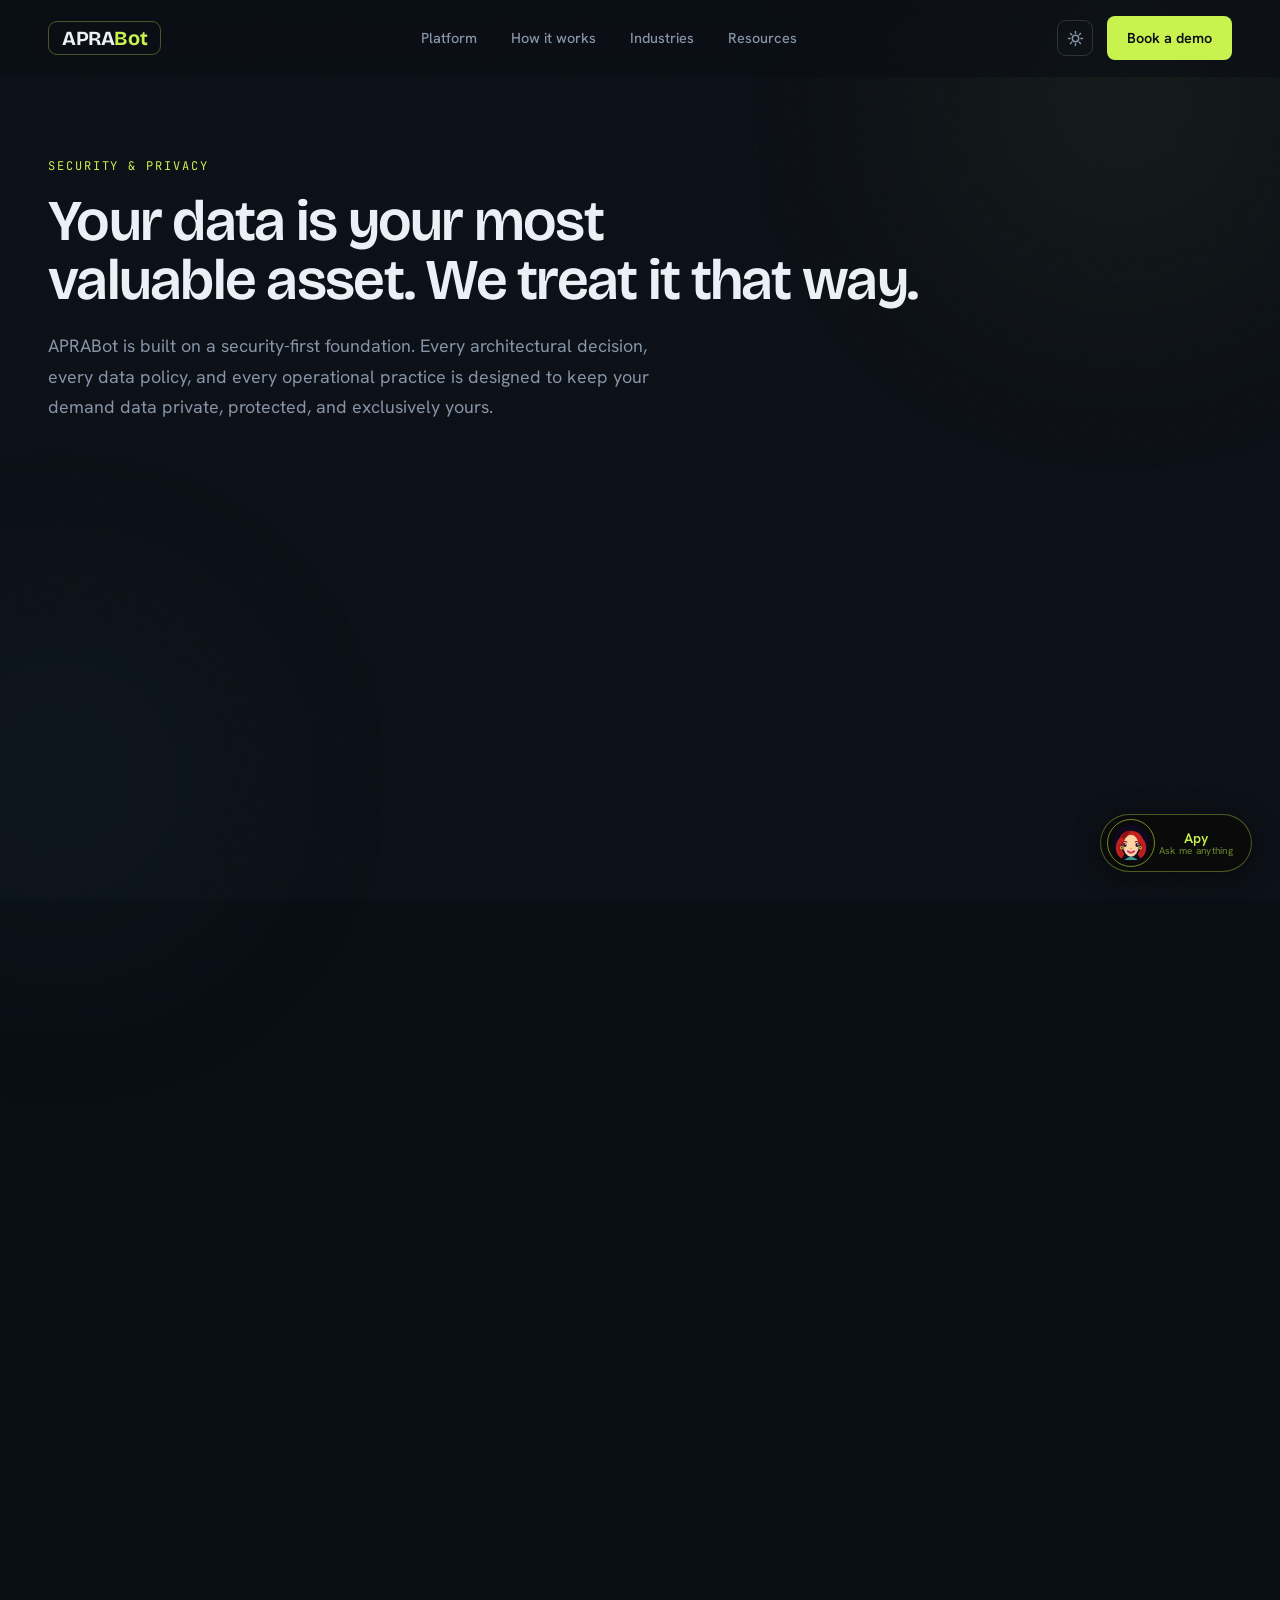
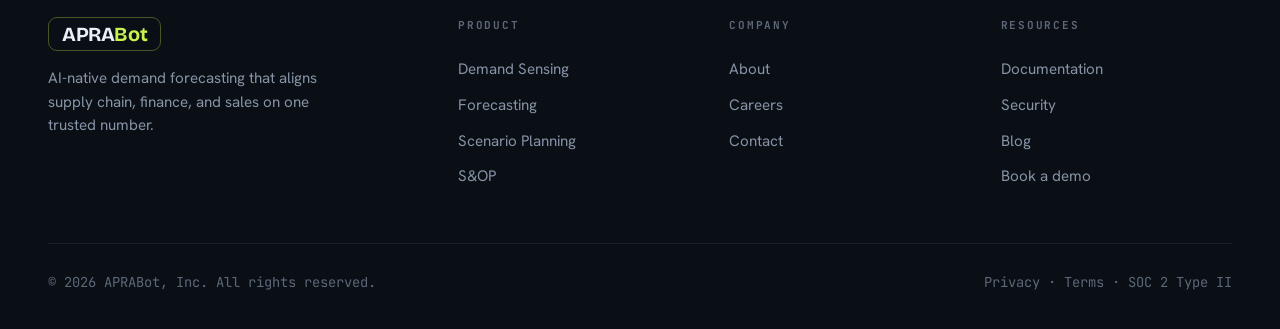
<file: security.html>
<!DOCTYPE html>
<html lang="en">
<head>
<script>document.documentElement.dataset.theme=localStorage.getItem('apraTheme')||'dark'</script>
<meta charset="UTF-8">
<meta name="viewport" content="width=device-width, initial-scale=1.0">
<title>Security &amp; Data Privacy — APRABot</title>
<meta name="description" content="See how APRABot protects your demand data with SOC 2 Type II controls, AES-256 encryption, zero-trust architecture, and strict data privacy commitments.">
<link rel="canonical" href="https://aprabot.com/security.html">
<meta property="og:title" content="Security &amp; Data Privacy — APRABot">
<meta property="og:description" content="See how APRABot protects your demand data with SOC 2 Type II controls, AES-256 encryption, zero-trust architecture, and strict data privacy commitments.">
<meta property="og:url" content="https://aprabot.com/security.html">
<meta property="og:site_name" content="APRABot">
<meta property="og:type" content="website">
<meta property="og:image" content="https://aprabot.com/images/og-image.png">
<meta name="twitter:card" content="summary_large_image">
<link rel="icon" type="image/svg+xml" href="favicon.svg">
<link rel="icon" type="image/png" sizes="32x32" href="favicon-32.png">
<link rel="icon" type="image/png" sizes="16x16" href="favicon-16.png">
<link rel="apple-touch-icon" href="apple-touch-icon.png">
<link rel="preconnect" href="https://fonts.googleapis.com">
<link rel="preconnect" href="https://fonts.gstatic.com" crossorigin>
<link href="https://fonts.googleapis.com/css2?family=Bricolage+Grotesque:opsz,wght@12..96,300..800&family=Hanken+Grotesk:wght@400;500;600;700&family=JetBrains+Mono:wght@400;500;600&display=swap" rel="stylesheet">
<link rel="stylesheet" href="css/styles.css">
<style>
  .sec-hero{padding:80px 0 56px;position:relative;z-index:2}
  .sec-hero .kicker{display:block;margin-bottom:16px}
  .sec-hero h1{font-family:var(--display);font-weight:600;font-size:clamp(2.2rem,4.5vw,3.6rem);
    line-height:1.04;letter-spacing:-.03em;margin-bottom:20px}
  .sec-hero p{font-size:1.12rem;color:var(--muted);max-width:620px;line-height:1.7}

  .trust-bar{display:grid;grid-template-columns:repeat(4,1fr);gap:0;border:1px solid var(--line);
    border-radius:16px;overflow:hidden;background:var(--panel);margin-bottom:80px;position:relative;z-index:2}
  .trust-item{padding:28px 24px;border-right:1px solid var(--line);display:flex;flex-direction:column;gap:10px}
  .trust-item:last-child{border-right:none}
  .trust-item .ti-icon{width:36px;height:36px;border-radius:9px;background:var(--signal-soft);
    border:1px solid rgba(200,242,78,.25);display:flex;align-items:center;justify-content:center;color:var(--signal)}
  .trust-item .ti-icon svg{width:18px;height:18px}
  .trust-item b{font-family:var(--display);font-weight:600;font-size:1rem;letter-spacing:-.01em;display:block}
  .trust-item span{font-size:.88rem;color:var(--muted)}
  @media(max-width:780px){.trust-bar{grid-template-columns:1fr 1fr}
    .trust-item:nth-child(2){border-right:none}
    .trust-item:nth-child(1),.trust-item:nth-child(2){border-bottom:1px solid var(--line)}}
  @media(max-width:480px){.trust-bar{grid-template-columns:1fr}
    .trust-item{border-right:none;border-bottom:1px solid var(--line)}
    .trust-item:last-child{border-bottom:none}}

  .content-wrap{position:relative;z-index:2;padding-bottom:100px}
  .section-block{margin-bottom:72px}
  .section-block .sb-kicker{font-family:var(--mono);font-size:11px;letter-spacing:.16em;text-transform:uppercase;
    color:var(--signal);margin-bottom:14px;display:block}
  .section-block h2{font-family:var(--display);font-weight:600;font-size:clamp(1.5rem,2.6vw,2rem);
    letter-spacing:-.025em;margin-bottom:18px;line-height:1.1}
  .section-block p{color:var(--muted);font-size:1.02rem;line-height:1.78;margin-bottom:16px}
  .section-block p strong{color:var(--text);font-weight:600}

  .pillar-grid{display:grid;grid-template-columns:repeat(3,1fr);gap:18px;margin-top:10px}
  @media(max-width:780px){.pillar-grid{grid-template-columns:1fr 1fr}}
  @media(max-width:480px){.pillar-grid{grid-template-columns:1fr}}
  .pillar{background:var(--panel);border:1px solid var(--line);border-radius:16px;padding:28px;
    transition:border-color .3s,transform .3s;position:relative;overflow:hidden}
  .pillar:hover{border-color:var(--line-2);transform:translateY(-4px)}
  .pillar::after{content:"";position:absolute;left:0;top:0;height:2px;width:0;background:var(--signal);transition:width .4s}
  .pillar:hover::after{width:100%}
  .pillar .ic{width:44px;height:44px;border-radius:11px;background:var(--signal-soft);
    border:1px solid rgba(200,242,78,.25);display:flex;align-items:center;justify-content:center;
    color:var(--signal);margin-bottom:18px}
  .pillar .ic svg{width:20px;height:20px}
  .pillar h3{font-family:var(--display);font-weight:600;font-size:1.1rem;letter-spacing:-.015em;margin-bottom:9px}
  .pillar p{color:var(--muted);font-size:.93rem;line-height:1.65;margin:0}

  .detail-grid{display:grid;grid-template-columns:1fr 1fr;gap:18px;margin-top:10px}
  @media(max-width:640px){.detail-grid{grid-template-columns:1fr}}
  .detail-card{background:var(--panel);border:1px solid var(--line);border-radius:14px;padding:26px}
  .detail-card h3{font-family:var(--display);font-weight:600;font-size:1.05rem;letter-spacing:-.015em;margin-bottom:14px}
  .detail-card ul{list-style:none;padding:0}
  .detail-card li{display:flex;gap:11px;align-items:flex-start;padding:9px 0;border-top:1px solid var(--line);
    color:var(--muted);font-size:.93rem;line-height:1.6}
  .detail-card li:first-child{border-top:none;padding-top:0}
  .detail-card li::before{content:"✓";color:var(--signal);flex:0 0 auto;font-family:var(--mono);
    font-size:12px;margin-top:1px;font-weight:700}

  .callout{background:var(--panel);border:1px solid var(--line);border-left:3px solid var(--signal);
    border-radius:12px;padding:24px 28px;margin:32px 0}
  .callout .ct{font-family:var(--mono);font-size:11px;letter-spacing:.14em;text-transform:uppercase;
    color:var(--signal);margin-bottom:10px}
  .callout p{margin:0;color:var(--text);font-size:.98rem;line-height:1.65}

  .privacy-table{width:100%;border-collapse:collapse;margin-top:8px}
  .privacy-table th{text-align:left;font-family:var(--mono);font-size:11px;letter-spacing:.08em;
    text-transform:uppercase;color:var(--muted-2);padding:0 16px 14px;font-weight:500;border-bottom:1px solid var(--line)}
  .privacy-table td{padding:14px 16px;border-bottom:1px solid var(--line);color:var(--muted);font-size:.94rem;line-height:1.6}
  .privacy-table tr:last-child td{border-bottom:none}
  .privacy-table tr:hover td{background:rgba(255,255,255,.02)}
  .privacy-table td:first-child{color:var(--text);font-weight:500;font-size:.93rem;white-space:nowrap}

  .contact-band{background:radial-gradient(circle at 50% 0%,rgba(200,242,78,.1),transparent 60%),var(--ink-2);
    border:1px solid var(--line-2);border-radius:20px;padding:56px 48px;text-align:center;margin-top:72px}
  .contact-band h2{font-family:var(--display);font-weight:600;font-size:clamp(1.6rem,2.8vw,2.2rem);
    letter-spacing:-.025em;margin-bottom:14px}
  .contact-band p{color:var(--muted);font-size:1.05rem;max-width:480px;margin:0 auto 28px}
  .contact-band .btns{display:flex;gap:14px;justify-content:center;flex-wrap:wrap}
</style>
</head>
<body>
<div class="grain"></div>
<div class="glow a"></div>
<div class="glow b"></div>

<header id="hdr">
  <div class="wrap">
    <nav>
      <div class="logo">
        <a href="/" class="wordmark">APRA<b>Bot</b></a>
      </div>
      <div class="navlinks">
        <a href="/#platform">Platform</a>
        <a href="/#how">How it works</a>
        <a href="/#industries">Industries</a>
        <a href="resources.html">Resources</a>
      </div>
      <div class="nav-cta">
        <a href="/#demo" class="btn btn-pri">Book a demo</a>
      </div>
    </nav>
  </div>
</header>

<section class="sec-hero">
  <div class="wrap">
    <span class="kicker">Security &amp; Privacy</span>
    <h1>Your data is your most<br>valuable asset. We treat it that way.</h1>
    <p>APRABot is built on a security-first foundation. Every architectural decision, every data policy, and every operational practice is designed to keep your demand data private, protected, and exclusively yours.</p>
  </div>
</section>

<div class="wrap">
  <div class="trust-bar rv">
    <div class="trust-item">
      <div class="ti-icon">
        <svg viewBox="0 0 24 24" fill="none" stroke="currentColor" stroke-width="1.8"><path d="M12 22s8-4 8-10V5l-8-3-8 3v7c0 6 8 10 8 10z" stroke-linejoin="round"/></svg>
      </div>
      <b>SOC 2 Type II</b>
      <span>Annually audited. Security, availability, and confidentiality controls verified by independent auditors.</span>
    </div>
    <div class="trust-item">
      <div class="ti-icon">
        <svg viewBox="0 0 24 24" fill="none" stroke="currentColor" stroke-width="1.8"><rect x="3" y="11" width="18" height="11" rx="2"/><path d="M7 11V7a5 5 0 0 1 10 0v4" stroke-linecap="round"/></svg>
      </div>
      <b>AES-256 Encryption</b>
      <span>All data encrypted at rest and in transit using industry-standard AES-256 and TLS 1.3.</span>
    </div>
    <div class="trust-item">
      <div class="ti-icon">
        <svg viewBox="0 0 24 24" fill="none" stroke="currentColor" stroke-width="1.8"><circle cx="12" cy="12" r="10"/><path d="M2 12h20M12 2a15.3 15.3 0 0 1 4 10 15.3 15.3 0 0 1-4 10 15.3 15.3 0 0 1-4-10 15.3 15.3 0 0 1 4-10z" stroke-linecap="round"/></svg>
      </div>
      <b>GDPR Compliant</b>
      <span>Full compliance with GDPR and regional data residency requirements across all geographies.</span>
    </div>
    <div class="trust-item">
      <div class="ti-icon">
        <svg viewBox="0 0 24 24" fill="none" stroke="currentColor" stroke-width="1.8"><path d="M22 12h-4l-3 9L9 3l-3 9H2" stroke-linecap="round" stroke-linejoin="round"/></svg>
      </div>
      <b>99.99% Uptime SLA</b>
      <span>Enterprise SLA backed by redundant infrastructure and 24/7 monitoring.</span>
    </div>
  </div>
</div>

<div class="content-wrap">
  <div class="wrap">

    <!-- Security pillars -->
    <div class="section-block rv">
      <span class="sb-kicker">Security Architecture</span>
      <h2>Built secure from the ground up</h2>
      <p>Security is not a layer we applied after the fact. APRABot's infrastructure, access model, and data pipeline were designed with a zero-trust, defence-in-depth approach from day one.</p>
      <div class="pillar-grid">
        <div class="pillar">
          <div class="ic"><svg viewBox="0 0 24 24" fill="none" stroke="currentColor" stroke-width="1.8"><path d="M12 22s8-4 8-10V5l-8-3-8 3v7c0 6 8 10 8 10z" stroke-linejoin="round"/></svg></div>
          <h3>Zero-Trust Network</h3>
          <p>No implicit trust inside the perimeter. Every service-to-service call is authenticated and authorised. Lateral movement is prevented by default.</p>
        </div>
        <div class="pillar">
          <div class="ic"><svg viewBox="0 0 24 24" fill="none" stroke="currentColor" stroke-width="1.8"><rect x="3" y="11" width="18" height="11" rx="2"/><path d="M7 11V7a5 5 0 0 1 10 0v4" stroke-linecap="round"/></svg></div>
          <h3>Encryption Everywhere</h3>
          <p>AES-256 at rest, TLS 1.3 in transit. Encryption keys are managed in a dedicated HSM-backed key management service with automatic rotation.</p>
        </div>
        <div class="pillar">
          <div class="ic"><svg viewBox="0 0 24 24" fill="none" stroke="currentColor" stroke-width="1.8"><path d="M17 21v-2a4 4 0 0 0-4-4H5a4 4 0 0 0-4 4v2"/><circle cx="9" cy="7" r="4"/><path d="M23 21v-2a4 4 0 0 0-3-3.87M16 3.13a4 4 0 0 1 0 7.75" stroke-linecap="round"/></svg></div>
          <h3>Role-Based Access</h3>
          <p>Granular RBAC ensures users and services can only access exactly the data their role requires. Access is provisioned on the principle of least privilege.</p>
        </div>
        <div class="pillar">
          <div class="ic"><svg viewBox="0 0 24 24" fill="none" stroke="currentColor" stroke-width="1.8"><path d="M14 2H6a2 2 0 0 0-2 2v16a2 2 0 0 0 2 2h12a2 2 0 0 0 2-2V8z" stroke-linejoin="round"/><path d="M14 2v6h6M8 13h8M8 17h6" stroke-linecap="round"/></svg></div>
          <h3>Immutable Audit Logs</h3>
          <p>Every data access, model run, forecast override, and user action is logged to a tamper-proof audit trail. Retained for a minimum of 12 months.</p>
        </div>
        <div class="pillar">
          <div class="ic"><svg viewBox="0 0 24 24" fill="none" stroke="currentColor" stroke-width="1.8"><path d="M22 12h-4l-3 9L9 3l-3 9H2" stroke-linecap="round" stroke-linejoin="round"/></svg></div>
          <h3>Continuous Monitoring</h3>
          <p>24/7 automated threat detection, anomaly alerting, and a dedicated security team with defined incident response SLAs for every severity level.</p>
        </div>
        <div class="pillar">
          <div class="ic"><svg viewBox="0 0 24 24" fill="none" stroke="currentColor" stroke-width="1.8"><path d="M21 16V8a2 2 0 0 0-1-1.73l-7-4a2 2 0 0 0-2 0l-7 4A2 2 0 0 0 3 8v8a2 2 0 0 0 1 1.73l7 4a2 2 0 0 0 2 0l7-4A2 2 0 0 0 21 16z"/></svg></div>
          <h3>Isolated Tenants</h3>
          <p>Every customer's data lives in a dedicated, logically isolated environment. No cross-tenant data access is architecturally possible — not just policy-restricted.</p>
        </div>
      </div>
    </div>

    <!-- Data privacy -->
    <div class="section-block rv">
      <span class="sb-kicker">Data Privacy</span>
      <h2>Your data belongs to you — full stop</h2>
      <p>APRABot operates on a clear principle: the data you bring to the platform is yours. We do not sell it, share it, or use it to train models for any other customer. Ever.</p>

      <div class="callout">
        <div class="ct">Our Data Commitment</div>
        <p>Customer data is never used to train shared or cross-customer models. Your demand patterns, SKU data, and operational signals are used exclusively to generate forecasts for your organisation. We are contractually bound to this in every enterprise agreement.</p>
      </div>

      <div class="detail-grid">
        <div class="detail-card">
          <h3>Data Handling</h3>
          <ul>
            <li>Data processed only for contracted forecasting purposes</li>
            <li>No data sold or transferred to third parties</li>
            <li>Sub-processors listed and contractually bound</li>
            <li>Data residency options for EU, US, and APAC</li>
            <li>Right to erasure honoured within 30 days of request</li>
            <li>Retention policies configurable per customer contract</li>
          </ul>
        </div>
        <div class="detail-card">
          <h3>Access Controls</h3>
          <ul>
            <li>SSO and SAML 2.0 integration for enterprise IdPs</li>
            <li>Multi-factor authentication enforced for all users</li>
            <li>Session tokens expire after configurable idle period</li>
            <li>Admin access to customer data requires explicit approval</li>
            <li>APRABot staff access logged and auditable by customer</li>
            <li>Privileged access management (PAM) for internal ops</li>
          </ul>
        </div>
      </div>
    </div>

    <!-- Third-party ad platform integrations (Amplify) -->
    <div class="section-block rv" id="third-party-integrations">
      <span class="sb-kicker">Third-Party Integrations</span>
      <h2>How Amplify connects to Meta and Google Ads</h2>
      <p>APRABot's Amplify module lets you connect your own Meta and Google Ads accounts to build and manage campaigns from inside APRABot. Connecting a platform is always something you initiate and can revoke at any time — we never access an ad account you haven't explicitly connected.</p>

      <div class="callout">
        <div class="ct">What we access, and why</div>
        <p>When you connect an ad platform, APRABot requests the minimum access needed to manage campaigns on your behalf: creating, editing, pausing, and reading the performance of campaigns you create through APRABot. We do not access your broader Google or Meta account, personal data on either platform, or any campaigns not created or managed through APRABot.</p>
      </div>

      <div class="detail-grid">
        <div class="detail-card">
          <h3>Data Handling</h3>
          <ul>
            <li>OAuth access/refresh tokens are encrypted at rest and never exposed to any APRABot user interface or API response</li>
            <li>Tokens are scoped per organisation — one organisation's connection can never be used to access another's ad accounts</li>
            <li>Campaign and performance data pulled from a connected platform is stored only within your organisation's own data</li>
            <li>Disconnecting a platform revokes APRABot's access immediately; campaigns already running continue on the platform itself but are no longer manageable from APRABot</li>
            <li>We do not use data obtained through Google or Meta's APIs to train models, for advertising, or for any purpose beyond operating the Amplify features you've enabled</li>
          </ul>
        </div>
        <div class="detail-card">
          <h3>Google API Services User Data</h3>
          <ul>
            <li>APRABot's use of information received from Google APIs adheres to the <a href="https://developers.google.com/terms/api-services-user-data-policy" style="color:var(--signal)" target="_blank" rel="noopener">Google API Services User Data Policy</a>, including its Limited Use requirements</li>
            <li>Google Ads data is used solely to display and manage your own campaigns inside APRABot's Amplify module</li>
            <li>Google Ads data is never transferred to third parties and never used for advertising or profiling purposes</li>
          </ul>
        </div>
      </div>
    </div>

    <!-- Compliance -->
    <div class="section-block rv">
      <span class="sb-kicker">Compliance</span>
      <h2>Meeting the standards that matter to your industry</h2>
      <p>Demand data touches every part of your business — revenue projections, supplier contracts, operational plans. We hold ourselves to the compliance standards that protect that data across all the geographies and industries we serve.</p>

      <div style="background:var(--panel);border:1px solid var(--line);border-radius:14px;overflow:hidden;margin-top:8px">
        <table class="privacy-table">
          <thead>
            <tr>
              <th>Standard / Framework</th>
              <th>Scope</th>
              <th>Status</th>
            </tr>
          </thead>
          <tbody>
            <tr>
              <td>SOC 2 Type II</td>
              <td>Security, availability, confidentiality, and processing integrity of the platform</td>
              <td style="color:var(--signal);font-family:var(--mono);font-size:12px">Certified — annual audit</td>
            </tr>
            <tr>
              <td>GDPR</td>
              <td>Processing of personal data for EU-based customers and data subjects</td>
              <td style="color:var(--signal);font-family:var(--mono);font-size:12px">Compliant</td>
            </tr>
            <tr>
              <td>ISO 27001</td>
              <td>Information security management system covering all production infrastructure</td>
              <td style="color:var(--signal);font-family:var(--mono);font-size:12px">In progress</td>
            </tr>
            <tr>
              <td>CCPA</td>
              <td>Privacy rights for California residents in our customer and user base</td>
              <td style="color:var(--signal);font-family:var(--mono);font-size:12px">Compliant</td>
            </tr>
            <tr>
              <td>Data residency (EU / US / APAC)</td>
              <td>Ensuring customer data is stored and processed within agreed geographic boundaries</td>
              <td style="color:var(--signal);font-family:var(--mono);font-size:12px">Available on request</td>
            </tr>
          </tbody>
        </table>
      </div>
    </div>

    <!-- Infra -->
    <div class="section-block rv">
      <span class="sb-kicker">Infrastructure</span>
      <h2>Enterprise-grade reliability</h2>
      <p>APRABot runs on a multi-region cloud infrastructure with redundancy at every layer. Our architecture is designed so that no single failure — hardware, zone, or region — can interrupt your access to forecasts or planning data.</p>
      <div class="detail-grid">
        <div class="detail-card">
          <h3>Availability</h3>
          <ul>
            <li>99.99% uptime SLA for the forecasting API</li>
            <li>Multi-region active-active deployment</li>
            <li>Automatic failover with &lt; 30-second RTO</li>
            <li>Daily encrypted backups with 30-day retention</li>
            <li>Point-in-time recovery available for all data stores</li>
          </ul>
        </div>
        <div class="detail-card">
          <h3>Vulnerability Management</h3>
          <ul>
            <li>Automated dependency scanning on every build</li>
            <li>Annual penetration testing by independent third party</li>
            <li>Responsible disclosure programme open to researchers</li>
            <li>Critical patches deployed within 24 hours of release</li>
            <li>SAST and DAST integrated into CI/CD pipeline</li>
          </ul>
        </div>
      </div>
    </div>

    <div class="contact-band rv">
      <h2>Questions about security or compliance?</h2>
      <p>Our security team is available to answer questions, share our SOC 2 report under NDA, or walk through our architecture with your InfoSec team.</p>
      <div class="btns">
        <a href="mailto:contact@venturlyft.com" class="btn btn-pri">Contact security team →</a>
        <a href="/#demo" class="btn btn-ghost">Request SOC 2 report</a>
      </div>
    </div>

  </div>
</div>

<footer>
  <div class="wrap">
    <div class="foot-grid">
      <div>
        <div class="logo">
          <a href="/" class="wordmark">APRA<b>Bot</b></a>
        </div>
        <p>AI-native demand forecasting that aligns supply chain, finance, and sales on one trusted number.</p>
      </div>
      <div class="fcol">
        <h4>Product</h4>
        <a href="/#platform">Demand Sensing</a>
        <a href="/#platform">Forecasting</a>
        <a href="/#platform">Scenario Planning</a>
        <a href="/#platform">S&amp;OP</a>
      </div>
      <div class="fcol">
        <h4>Company</h4>
        <a href="about.html">About</a>
        <a href="careers.html">Careers</a>
        <a href="mailto:contact@venturlyft.com">Contact</a>
      </div>
      <div class="fcol">
        <h4>Resources</h4>
        <a href="resources.html">Documentation</a>
        <a href="security.html">Security</a>
        <a href="blog-snop.html">Blog</a>
        <a href="/#demo">Book a demo</a>
      </div>
    </div>
    <div class="foot-bot">
      <span>© 2026 APRABot, Inc. All rights reserved.</span>
      <span>Privacy · Terms · SOC 2 Type II</span>
    </div>
  </div>
</footer>
<script>
  const hdr = document.getElementById('hdr');
  addEventListener('scroll', () => hdr.classList.toggle('scrolled', scrollY > 20));
</script>
<script src="js/theme.js"></script>
<script src="js/apy.js"></script>
</body>
</html>
</file>
<file: css/styles.css>
:root{
    --ink:#0A0E15;
    --ink-2:#0E141E;
    --ink-3:#131B27;
    --panel:rgba(255,255,255,.025);
    --line:rgba(255,255,255,.08);
    --line-2:rgba(255,255,255,.14);
    --signal:#C8F24E;
    --signal-soft:rgba(200,242,78,.14);
    --mint:#54E6C4;
    --text:#EAF0F6;
    --muted:#8694A6;
    --muted-2:#5C6878;
    --display:"Bricolage Grotesque",serif;
    --body:"Hanken Grotesk",sans-serif;
    --mono:"JetBrains Mono",monospace;
  }
  *{margin:0;padding:0;box-sizing:border-box}
  html{scroll-behavior:smooth;scroll-snap-type:y proximity}
  #demo{scroll-snap-align:start;scroll-margin-top:76px}
  body{
    background:var(--ink);
    color:var(--text);
    font-family:var(--body);
    line-height:1.55;
    overflow-x:hidden;
    -webkit-font-smoothing:antialiased;
  }
  ::selection{background:var(--signal);color:#0A0E15}
  a{color:inherit;text-decoration:none}
  .wrap{max-width:1240px;margin:0 auto;padding:0 28px}

  /* ambient backdrop */
  .grain{position:fixed;inset:0;pointer-events:none;z-index:1;opacity:.04;
    background-image:url("data:image/svg+xml,%3Csvg xmlns='http://www.w3.org/2000/svg' width='120' height='120'%3E%3Cfilter id='n'%3E%3CfeTurbulence type='fractalNoise' baseFrequency='.9' numOctaves='3'/%3E%3C/filter%3E%3Crect width='100%25' height='100%25' filter='url(%23n)'/%3E%3C/svg%3E");}
  .glow{position:fixed;border-radius:50%;filter:blur(120px);pointer-events:none;z-index:0;opacity:.5}
  .glow.a{width:560px;height:560px;background:radial-gradient(circle,rgba(200,242,78,.18),transparent 70%);top:-180px;right:-120px;
    animation:glowDriftA 22s ease-in-out infinite}
  .glow.b{width:520px;height:520px;background:radial-gradient(circle,rgba(84,230,196,.12),transparent 70%);top:520px;left:-200px;
    animation:glowDriftB 26s ease-in-out infinite}

  @keyframes glowDriftA{
    0%,100%{transform:translate(0,0)}
    30%    {transform:translate(-60px,80px)}
    60%    {transform:translate(40px,140px)}
    80%    {transform:translate(-30px,40px)}
  }
  @keyframes glowDriftB{
    0%,100%{transform:translate(0,0)}
    25%    {transform:translate(80px,-60px)}
    55%    {transform:translate(120px,60px)}
    75%    {transform:translate(40px,-30px)}
  }

  /* scroll progress bar */
  #scroll-progress{position:fixed;top:0;left:0;height:2px;width:0%;background:var(--signal);z-index:9999;
    transition:width .1s linear;pointer-events:none}
  [data-theme="light"] #scroll-progress{box-shadow:0 0 6px rgba(90,146,0,.4)}

  /* nav */
  header{position:sticky;top:0;z-index:50;backdrop-filter:blur(14px);
    background:rgba(10,14,21,.6);border-bottom:1px solid transparent;transition:border-color .3s,background .3s}
  header.scrolled{border-bottom:1px solid var(--line);background:rgba(10,14,21,.85)}
  nav{display:flex;align-items:center;justify-content:space-between;height:76px}
  .logo{display:flex;align-items:center;gap:11px;font-family:var(--display);font-weight:700;font-size:21px;letter-spacing:-.02em}
  .logo .mk{width:30px;height:30px;position:relative;flex:0 0 auto}
  .logo .mk svg{width:100%;height:100%;display:block}
  .logo b{color:var(--signal)}
  .wordmark{display:inline-flex;align-items:center;font-family:var(--display);font-weight:700;font-size:20px;
    letter-spacing:-.02em;color:var(--text);text-decoration:none;
    border:1.5px solid rgba(200,242,78,.32);border-radius:9px;padding:6px 13px;line-height:1;transition:border-color .2s}
  .wordmark:hover{border-color:rgba(200,242,78,.65)}
  .wordmark b{color:var(--signal)}
  .navlinks{display:flex;gap:34px;align-items:center}
  .navlinks a{font-size:14.5px;color:var(--muted);font-weight:500;transition:color .2s}
  .navlinks a:hover{color:var(--text)}
  .btn{font-family:var(--body);font-weight:600;font-size:14.5px;border:none;cursor:pointer;
    border-radius:8px;padding:11px 20px;transition:transform .2s,box-shadow .2s,background .2s;display:inline-flex;align-items:center;gap:8px}
  .btn:active{transform:scale(.97)!important;box-shadow:none!important;transition:transform .08s,box-shadow .08s}
  .btn-pri{background:var(--signal);color:#0A0E15}
  .btn-pri:hover{transform:translateY(-2px);box-shadow:0 12px 34px -10px rgba(200,242,78,.5)}
  .btn-ghost{background:transparent;color:var(--text);border:1px solid var(--line-2)}
  .btn-ghost:hover{border-color:var(--signal);color:var(--signal)}
  .btn:disabled{opacity:.4;cursor:not-allowed;pointer-events:none}
  .link-btn:disabled{opacity:.4;cursor:not-allowed;text-decoration:none}
  .nav-cta{display:flex;gap:14px;align-items:center}
  .menu-tg{display:none;background:none;border:1px solid var(--line-2);border-radius:8px;color:var(--text);padding:9px 12px;cursor:pointer}

  /* hero */
  .hero{position:relative;z-index:2;padding:84px 0 70px}
  .hero-grid{display:grid;grid-template-columns:1.05fr .95fr;gap:56px;align-items:center}
  .eyebrow{display:inline-flex;align-items:center;gap:9px;font-family:var(--mono);font-size:12px;
    letter-spacing:.16em;text-transform:uppercase;color:var(--signal);
    border:1px solid var(--line);background:var(--signal-soft);padding:7px 14px;border-radius:100px;margin-bottom:26px}
  .eyebrow .dot{position:relative;width:6px;height:6px;border-radius:50%;flex-shrink:0;
    background:var(--signal);box-shadow:0 0 10px var(--signal);animation:pulse 1.8s infinite}
  .eyebrow .dot::after{content:'';position:absolute;inset:-3px;border-radius:50%;
    border:1px solid var(--signal);opacity:0;animation:ripple 1.8s ease-out infinite}
  @keyframes pulse{0%,100%{opacity:1}50%{opacity:.35}}
  @keyframes ripple{0%{transform:scale(1);opacity:.6}100%{transform:scale(3.2);opacity:0}}
  h1{font-family:var(--display);font-weight:600;font-size:clamp(2.7rem,5.4vw,4.5rem);line-height:1.02;letter-spacing:-.03em;margin-bottom:24px}
  h1 .em{font-style:italic;font-weight:500;color:var(--signal)}
  .lead{font-size:1.18rem;color:var(--muted);max-width:540px;margin-bottom:34px}
  .hero-cta{display:flex;gap:14px;flex-wrap:wrap;margin-bottom:40px}
  .trust{display:flex;align-items:center;gap:22px;flex-wrap:wrap;color:var(--muted-2);font-size:13px;font-family:var(--mono)}
  .trust .sep{width:4px;height:4px;border-radius:50%;background:var(--muted-2)}

  /* hero panel / chart */
  .panel{position:relative;background:linear-gradient(165deg,var(--ink-2),var(--ink-3));
    border:1px solid var(--line);border-radius:18px;padding:22px;overflow:hidden;
    box-shadow:0 40px 90px -40px rgba(0,0,0,.7)}
  .panel::before{content:"";position:absolute;inset:0;background:
    linear-gradient(transparent 95%,rgba(255,255,255,.03) 95%) 0 0/100% 28px,
    linear-gradient(90deg,transparent 95%,rgba(255,255,255,.03) 95%) 0 0/28px 100%;pointer-events:none}
  .panel-head{display:flex;justify-content:space-between;align-items:flex-start;margin-bottom:6px;position:relative;z-index:2}
  .panel-head .t{font-family:var(--mono);font-size:11.5px;letter-spacing:.12em;text-transform:uppercase;color:var(--muted)}
  .panel-head .v{font-family:var(--display);font-size:1.7rem;font-weight:600;letter-spacing:-.02em;line-height:1.1}
  .panel-head .v small{font-size:.95rem;color:var(--mint);font-family:var(--mono);font-weight:500;letter-spacing:0}
  .legend{display:flex;gap:16px;font-family:var(--mono);font-size:11px;color:var(--muted);margin:10px 0 4px;position:relative;z-index:2}
  .legend span{display:flex;align-items:center;gap:6px}
  .legend i{width:14px;height:0;display:inline-block;border-top:2px solid}
  .lg-actual i{border-color:var(--mint)}
  .lg-fore i{border-top-style:dashed;border-color:var(--signal)}
  .chart{position:relative;z-index:2;width:100%;height:230px}
  .chart svg{width:100%;height:100%;overflow:visible}
  .draw{stroke-dasharray:1400;stroke-dashoffset:1400;animation:draw 2.4s .4s cubic-bezier(.6,.05,.3,1) forwards}
  @keyframes draw{to{stroke-dashoffset:0}}
  .cone{opacity:0;animation:fade 1s 2s forwards}
  @keyframes fade{to{opacity:1}}
  .tick{position:absolute;right:18px;bottom:16px;z-index:3;font-family:var(--mono);font-size:11px;
    background:rgba(10,14,21,.7);border:1px solid var(--line);border-radius:7px;padding:6px 10px;color:var(--muted)}
  .tick b{color:var(--signal)}

  /* logos */
  .logos{position:relative;z-index:2;border-top:1px solid var(--line);border-bottom:1px solid var(--line);
    padding:30px 0;margin-top:24px}
  .logos .lab{text-align:center;font-family:var(--mono);font-size:11px;letter-spacing:.18em;
    text-transform:uppercase;color:var(--muted-2);margin-bottom:22px}
  .logo-row{display:flex;justify-content:center;align-items:center;gap:56px;flex-wrap:wrap;opacity:.62}
  .logo-row span{font-family:var(--display);font-weight:600;font-size:1.25rem;letter-spacing:-.01em;color:var(--text);
    filter:grayscale(1) opacity(.8);transition:filter .25s}
  .logo-row span:hover{filter:grayscale(0) opacity(1)}

  /* sections */
  section{position:relative;z-index:2}
  .sec{padding:104px 0}

  .sec-head{max-width:680px;margin-bottom:54px}
  .kicker{font-family:var(--mono);font-size:12px;letter-spacing:.16em;text-transform:uppercase;color:var(--signal);margin-bottom:16px;display:block}
  h2{font-family:var(--display);font-weight:600;font-size:clamp(2rem,3.6vw,2.95rem);line-height:1.06;letter-spacing:-.025em;margin-bottom:18px}
  .sec-head p{color:var(--muted);font-size:1.12rem}

  /* stats */
  .stats{display:grid;grid-template-columns:repeat(4,1fr);gap:0;border:1px solid var(--line);border-radius:16px;overflow:hidden;background:var(--panel)}
  .stat{padding:38px 30px;border-right:1px solid var(--line)}
  .stat:last-child{border-right:none}
  .stat .num{font-family:var(--display);font-weight:600;font-size:2.9rem;letter-spacing:-.03em;line-height:1;color:var(--signal)}
  .stat .num .u{color:var(--text);font-size:1.6rem}
  .stat .lab{color:var(--muted);font-size:.95rem;margin-top:10px}

  /* capability cards */
  .cards{display:grid;grid-template-columns:repeat(3,1fr);gap:18px}
  .card{position:relative;background:var(--panel);border:1px solid var(--line);border-radius:16px;padding:30px;
    transition:transform .3s,border-color .3s,background .3s;overflow:hidden}
  .card:hover{transform:translateY(-5px);border-color:var(--line-2);background:rgba(255,255,255,.04)}
  .card::before{content:'';position:absolute;inset:0;border-radius:inherit;pointer-events:none;opacity:0;
    background:radial-gradient(circle at var(--mx,50%) var(--my,50%),rgba(200,242,78,.09),transparent 62%);
    transition:opacity .35s}
  .card:hover::before{opacity:1}
  .card::after{content:"";position:absolute;left:0;top:0;height:2px;width:0;background:var(--signal);
    transition:width .45s cubic-bezier(.4,0,.2,1)}
  .card:hover::after{width:100%}
  [data-theme="light"] .card::before{background:radial-gradient(circle at var(--mx,50%) var(--my,50%),rgba(90,146,0,.07),transparent 62%)}
  .ic{width:46px;height:46px;border-radius:11px;background:var(--signal-soft);border:1px solid rgba(200,242,78,.25);
    display:flex;align-items:center;justify-content:center;margin-bottom:20px;color:var(--signal)}
  .ic svg{width:22px;height:22px}
  .card h3{font-family:var(--display);font-weight:600;font-size:1.3rem;letter-spacing:-.02em;margin-bottom:10px}
  .card p{color:var(--muted);font-size:.97rem}

  /* how it works */
  .flow{display:grid;grid-template-columns:repeat(4,1fr);gap:20px;position:relative}
  .step{position:relative;padding-top:34px}
  .step .n{font-family:var(--mono);font-size:13px;color:var(--signal);position:absolute;top:0;left:0}
  .step .bar{height:2px;background:var(--line);position:absolute;top:7px;left:34px;right:-10px}
  .step:last-child .bar{display:none}
  .step .bar i{display:block;height:100%;width:0;background:var(--signal);transition:width 1s ease}
  .step.on .bar i{width:100%}
  .step h3{font-family:var(--display);font-size:1.35rem;font-weight:600;letter-spacing:-.02em;margin-bottom:9px}
  .step p{color:var(--muted);font-size:.95rem}

  /* brain / split feature */
  .split{display:grid;grid-template-columns:1fr 1fr;gap:56px;align-items:center}
  .feat-list{list-style:none;margin-top:26px}
  .feat-list li{display:flex;gap:14px;padding:16px 0;border-top:1px solid var(--line)}
  .feat-list li .ck{flex:0 0 auto;width:22px;height:22px;border-radius:6px;background:var(--signal-soft);
    color:var(--signal);display:flex;align-items:center;justify-content:center;margin-top:2px}
  .feat-list li b{font-family:var(--display);font-weight:600;font-size:1.05rem;display:block;margin-bottom:3px;letter-spacing:-.01em}
  .feat-list li span{color:var(--muted);font-size:.95rem}
  .brain{position:relative;aspect-ratio:1/.92;border:1px solid var(--line);border-radius:18px;
    background:radial-gradient(circle at 50% 45%,var(--ink-3),var(--ink-2));overflow:hidden;
    box-shadow:0 40px 90px -40px rgba(0,0,0,.7)}
  .brain svg{position:absolute;inset:0;width:100%;height:100%}
  .node{fill:var(--ink);stroke:var(--line-2);stroke-width:1.2}
  .node-lab{font-family:var(--mono);font-size:9px;fill:var(--muted)}
  .core{fill:var(--signal-soft);stroke:var(--signal);stroke-width:1.5}
  .edge{stroke:var(--line-2);stroke-width:1;fill:none}
  .pkt{fill:var(--signal)}

  /* industries */
  .ind{display:grid;grid-template-columns:repeat(3,1fr);gap:14px}
  .ind a{display:flex;align-items:center;justify-content:space-between;padding:22px 24px;border:1px solid var(--line);
    border-radius:12px;background:var(--panel);transition:border-color .25s,background .25s;font-family:var(--display);
    font-weight:600;font-size:1.15rem;letter-spacing:-.01em}
  .ind a:hover{border-color:var(--signal);background:rgba(200,242,78,.05)}
  .ind a .ar{color:var(--muted);transition:transform .25s,color .25s}
  .ind a:hover .ar{transform:translate(4px,-4px);color:var(--signal)}

  /* quote */
  .quote{border:1px solid var(--line);border-radius:20px;padding:60px 56px;background:
    linear-gradient(150deg,var(--ink-2),var(--ink));position:relative;overflow:hidden}
  .quote .mark{position:absolute;top:-20px;left:34px;font-family:var(--display);font-size:11rem;color:var(--signal);opacity:.12;line-height:1}
  .quote blockquote{font-family:var(--display);font-weight:500;font-size:clamp(1.4rem,2.6vw,2.05rem);
    line-height:1.3;letter-spacing:-.02em;max-width:880px;position:relative;z-index:2}
  .quote blockquote .hl{color:var(--signal)}
  .quote .by{display:flex;align-items:center;gap:14px;margin-top:30px;position:relative;z-index:2}
  .quote .av{width:46px;height:46px;border-radius:50%;background:linear-gradient(135deg,var(--signal),var(--mint));flex:0 0 auto}
  .quote .by b{font-weight:600;display:block}
  .quote .by span{color:var(--muted);font-size:.9rem}

  /* cta */
  /* invitation card */
  .cta-band{text-align:center;border:1px solid rgba(200,242,78,.13);border-radius:8px;
    padding:36px 44px;max-width:660px;margin:0 auto;position:relative;overflow:visible;
    background:radial-gradient(ellipse at 50% -20%,rgba(200,242,78,.06),transparent 55%);
    box-shadow:none}

  /* corner ornaments */
  .inv-corn{position:absolute;width:36px;height:36px;pointer-events:none;opacity:.45}
  .inv-corn.tl{top:-1px;left:-1px}
  .inv-corn.tr{top:-1px;right:-1px}
  .inv-corn.bl{bottom:-1px;left:-1px}
  .inv-corn.br{bottom:-1px;right:-1px}

  /* inner border frame */
  .inv-frame{border:1px solid rgba(200,242,78,.06);border-radius:3px;padding:26px 32px}

  /* divider */
  .inv-div{display:flex;align-items:center;gap:12px;margin:14px auto 18px;max-width:160px}
  .inv-div span:first-child,.inv-div span:last-child{flex:1;height:1px;background:rgba(200,242,78,.11)}
  .inv-gem{color:rgba(200,242,78,.28);font-size:7px;flex-shrink:0;line-height:1}

  /* text */
  .inv-eyebrow{letter-spacing:.16em;margin-bottom:14px;opacity:.7;font-size:.7rem}
  .inv-h2{font-size:clamp(1.6rem,2.8vw,2.2rem);margin-bottom:12px;line-height:1.15}
  .inv-body{color:var(--muted);font-size:.95rem;line-height:1.75;max-width:420px;margin:0 auto}

  /* light mode */
  [data-theme="light"] .cta-band{
    background:radial-gradient(ellipse at 50% -20%,rgba(200,242,78,.07),transparent 55%);
    border-color:rgba(0,0,0,.1);box-shadow:none}
  [data-theme="light"] .inv-frame{border-color:rgba(0,0,0,.05)}
  [data-theme="light"] .inv-div span:first-child,[data-theme="light"] .inv-div span:last-child{background:rgba(0,0,0,.07)}
  [data-theme="light"] .inv-gem{color:rgba(90,146,0,.28)}
  [data-theme="light"] .inv-corn path,[data-theme="light"] .inv-corn line{stroke:rgba(90,146,0,.3) !important}
  [data-theme="light"] .inv-corn circle{fill:rgba(90,146,0,.35) !important}

  /* === invitation card animations === */

  /* corner path draw-in on reveal */
  .inv-corn path{stroke-dasharray:80;stroke-dashoffset:80}
  .inv-corn line{stroke-dasharray:8;stroke-dashoffset:8}
  .cta-band.in .inv-corn path{stroke-dashoffset:0;transition:stroke-dashoffset .75s cubic-bezier(.16,1,.3,1)}
  .cta-band.in .inv-corn line{stroke-dashoffset:0;transition:stroke-dashoffset .45s cubic-bezier(.16,1,.3,1)}
  .cta-band.in .inv-corn.tl path,.cta-band.in .inv-corn.tl line{transition-delay:.04s}
  .cta-band.in .inv-corn.tr path,.cta-band.in .inv-corn.tr line{transition-delay:.12s}
  .cta-band.in .inv-corn.bl path,.cta-band.in .inv-corn.bl line{transition-delay:.08s}
  .cta-band.in .inv-corn.br path,.cta-band.in .inv-corn.br line{transition-delay:.16s}

  /* corner dot pop */
  .inv-corn circle{transform-box:fill-box;transform-origin:center;transform:scale(0)}
  .cta-band.in .inv-corn circle{transform:scale(1);transition:transform .4s cubic-bezier(.34,1.56,.64,1) .62s}

  /* divider lines grow from center */
  .inv-div span:first-child,.inv-div span:last-child{transform:scaleX(0);transform-origin:center}
  .cta-band.in .inv-div span:first-child,
  .cta-band.in .inv-div span:last-child{transform:scaleX(1);transition:transform .65s cubic-bezier(.16,1,.3,1) .38s}

  /* inner text stagger — translate only, opacity inherits from card .rv fade */
  .inv-eyebrow,.inv-h2,.inv-body,.cta-band .hero-cta{transform:translateY(16px)}
  .cta-band.in .inv-eyebrow{transform:none;transition:transform .6s cubic-bezier(.16,1,.3,1) .22s}
  .cta-band.in .inv-h2    {transform:none;transition:transform .6s cubic-bezier(.16,1,.3,1) .32s}
  .cta-band.in .inv-body  {transform:none;transition:transform .6s cubic-bezier(.16,1,.3,1) .42s}
  .cta-band.in .hero-cta  {transform:none;transition:transform .6s cubic-bezier(.16,1,.3,1) .52s}

  /* shimmer sweep on hover */
  .cta-band::after{content:'';position:absolute;inset:0;border-radius:8px;pointer-events:none;z-index:1;
    background:linear-gradient(108deg,transparent 30%,rgba(200,242,78,.07) 50%,transparent 70%);
    background-size:260% 100%;background-position:-120% 0;transition:background-position .9s ease}
  .cta-band:hover::after{background-position:140% 0}

  /* hover glow lift */
  .cta-band.in:hover{border-color:rgba(200,242,78,.22);transition:border-color .35s ease}

  /* footer */
  footer{border-top:1px solid var(--line);padding:64px 0 36px;position:relative;z-index:2;margin-top:104px}
  .foot-grid{display:grid;grid-template-columns:1.6fr 1fr 1fr 1fr;gap:40px;margin-bottom:48px}
  .foot-grid p{color:var(--muted);font-size:.95rem;margin-top:16px;max-width:280px}
  .fcol h4{font-family:var(--mono);font-size:11px;letter-spacing:.16em;text-transform:uppercase;color:var(--muted-2);margin-bottom:18px}
  .fcol a{display:block;color:var(--muted);font-size:.95rem;padding:6px 0;transition:color .2s}
  .fcol a:hover{color:var(--signal)}
  .foot-bot{display:flex;justify-content:space-between;align-items:center;padding-top:28px;border-top:1px solid var(--line);
    color:var(--muted-2);font-size:.86rem;font-family:var(--mono);flex-wrap:wrap;gap:12px}

  /* reveal */
  .rv{opacity:0;transform:translateY(18px);transition:opacity .65s cubic-bezier(.16,1,.3,1),transform .65s cubic-bezier(.16,1,.3,1)}
  .rv.in{opacity:1;transform:none}

  /* ── Mobile sidebar ── */
  .mob-overlay{
    position:fixed;inset:0;z-index:98;
    background:rgba(0,0,0,.5);backdrop-filter:blur(3px);
    opacity:0;visibility:hidden;
    transition:opacity .3s ease,visibility .3s ease}
  .mob-overlay.open{opacity:1;visibility:visible}

  .mob-sidebar{
    position:fixed;top:0;left:0;bottom:0;z-index:99;
    width:min(300px,85vw);
    background:#0E141E;border-right:1px solid rgba(255,255,255,.12);
    display:flex;flex-direction:column;
    transform:translateX(-100%);
    transition:transform .32s cubic-bezier(.4,0,.2,1);
    overflow:hidden}
  .mob-sidebar.open{transform:translateX(0)}

  /* sidebar header */
  .mob-sb-head{
    display:flex;align-items:center;justify-content:space-between;
    padding:20px 20px 18px;border-bottom:1px solid var(--line);flex-shrink:0}
  .mob-sb-x{
    background:none;border:none;color:var(--text);cursor:pointer;
    padding:7px;border-radius:8px;display:flex;align-items:center;
    transition:color .18s,background .18s}
  .mob-sb-x:hover,.mob-sb-x:active{background:var(--panel)}
  .mob-sb-x svg{width:22px;height:22px;display:block}

  /* nav links */
  .mob-sb-links{flex:1;padding:8px 0;overflow-y:auto}
  .mob-sb-link{
    display:flex;align-items:center;gap:14px;
    padding:16px 24px;font-size:16px;font-weight:600;color:var(--text);
    border-bottom:1px solid var(--line);transition:color .18s,background .18s}
  .mob-sb-link:last-child{border-bottom:none}
  .mob-sb-link svg{width:20px;height:20px;flex-shrink:0;color:var(--muted)}
  .mob-sb-link:hover,.mob-sb-link:active{background:var(--panel)}
  .mob-sb-link--accent{color:var(--signal)}
  .mob-sb-link--accent svg{color:var(--signal)}
  .mob-sb-link--accent:hover,.mob-sb-link--accent:active{background:var(--signal-soft)}

  /* footer cta */
  .mob-sb-foot{
    padding:16px 20px 28px;border-top:1px solid var(--line);flex-shrink:0}

  /* light mode */
  [data-theme="light"] .mob-sidebar{background:#fff;border-right-color:rgba(0,0,0,.1)}
  [data-theme="light"] .mob-sb-link{color:#111318}
  [data-theme="light"] .mob-sb-link svg{color:#52606E}
  [data-theme="light"] .mob-overlay{background:rgba(0,0,0,.3)}

  /* hide on desktop */
  @media(min-width:921px){.mob-sidebar,.mob-overlay{display:none}}

  /* ── ≤920px  tablet / large phone ── */
  @media(max-width:920px){
    .navlinks{display:none}
    .menu-tg{display:inline-block}
    .nav-cta .btn-pri{display:none}   /* in drawer instead */
    .hero{padding:52px 0 44px}
    .sec{padding:68px 0}
    footer{margin-top:52px;padding:48px 0 28px}
    /* layouts */
    .hero-grid,.split{grid-template-columns:1fr;gap:32px}
    .cards{grid-template-columns:1fr 1fr;gap:14px}
    .ind{grid-template-columns:1fr 1fr;gap:10px}
    .stats{grid-template-columns:repeat(2,1fr)}
    .stat:nth-child(2){border-right:none}
    .stat:nth-child(1),.stat:nth-child(2){border-bottom:1px solid var(--line)}
    /* flow: grid-based numbered list */
    .flow{display:flex;flex-direction:column;gap:0}
    .step{display:grid;grid-template-columns:28px 1fr;gap:4px 14px;
      padding:18px 0;border-bottom:1px solid var(--line);position:relative}
    .step:last-child{border-bottom:none}
    .step .n{grid-column:1;grid-row:1;position:static;font-size:12px;
      padding-top:3px;align-self:start}
    .step .bar{display:none}
    .step h3{grid-column:2;grid-row:1;font-size:1.1rem;margin-bottom:4px}
    .step p{grid-column:2;grid-row:2;font-size:.9rem}
    /* brain */
    .brain{max-height:300px}
    /* footer */
    .foot-grid{grid-template-columns:1fr 1fr;gap:32px}
  }

  /* ── ≤600px  phones ── */
  @media(max-width:600px){
    .wrap{padding:0 16px}
    .hero{padding:36px 0 32px}
    .sec{padding:52px 0}
    footer{margin-top:36px;padding:40px 0 24px}
    /* typography */
    h1{font-size:2.1rem;letter-spacing:-.025em;line-height:1.08}
    h2{font-size:1.75rem}
    .lead{font-size:1rem;margin-bottom:24px}
    .sec-head{margin-bottom:28px}
    /* hero buttons: stack full-width */
    .hero-cta{flex-direction:column;align-items:stretch;gap:10px;margin-bottom:28px}
    .hero-cta .btn{justify-content:center}
    /* trust badges */
    .trust{gap:6px 12px}
    .trust .sep{display:none}
    /* hero panel: shorter chart */
    .panel{padding:16px}
    .panel-head .v{font-size:1.3rem}
    .panel-head .v small{font-size:.8rem}
    .chart{height:160px}
    /* stats: stay 2-col but smaller */
    .stat{padding:22px 16px}
    .stat .num{font-size:2.3rem}
    .stat .lab{font-size:.85rem}
    /* cards/industries: single col */
    .cards{grid-template-columns:1fr}
    .ind{grid-template-columns:1fr}
    .ind a{padding:16px 18px;font-size:1rem}
    /* quote */
    .quote{padding:28px 20px}
    .quote .mark{font-size:5rem;top:-8px;left:14px}
    .quote blockquote{font-size:1.15rem}
    /* invitation card */
    .cta-band{padding:20px 14px}
    .inv-frame{padding:16px 12px}
    .inv-h2{font-size:1.35rem}
    .inv-body{font-size:.88rem}
    .cta-band .hero-cta{flex-direction:column;align-items:stretch}
    /* footer */
    .foot-grid{grid-template-columns:1fr 1fr}
    .fcol a{padding:10px 0}  /* larger touch targets */
  }

  /* ── ≤400px  small phones ── */
  @media(max-width:400px){
    .wrap{padding:0 14px}
    h1{font-size:1.85rem}
    h2{font-size:1.55rem}
    .stats,.foot-grid{grid-template-columns:1fr}
    .stat:nth-child(2){border-right:none;border-bottom:1px solid var(--line)}
    .stat{padding:18px 14px}
    .stat .num{font-size:2rem}
    .brain{max-height:220px}
    .node-lab{font-size:7px}
    .cta-band{padding:16px 10px}
    .inv-frame{padding:12px 8px}
    .inv-h2{font-size:1.2rem}
  }

  /* ── Platform cards slider (≤768 px) ── */
  @media(max-width:768px){
    .cards{
      display:flex;flex-direction:row;
      overflow-x:auto;scroll-snap-type:x mandatory;
      -webkit-overflow-scrolling:touch;scrollbar-width:none;
      gap:12px;padding:4px 16px 8px;margin:0 -16px;
      cursor:grab
    }
    .cards::-webkit-scrollbar{display:none}
    .cards:active{cursor:grabbing}
    .card{flex:0 0 calc(100vw - 64px);max-width:340px;scroll-snap-align:start}
  }

  /* ── Mobile expand/collapse: How It Works + Decision Engine ── */
  @media(max-width:768px){
    /* toggle header: inner <div> holds kicker+h2; chevron appended by JS */
    #how .sec-head, #industries .sec-head, .de-head{
      cursor:pointer;-webkit-tap-highlight-color:transparent;user-select:none;
      display:flex;align-items:center;justify-content:space-between;gap:12px;
      margin:0 -16px;padding:12px 16px;border-radius:10px;
      transition:background .18s;margin-bottom:0
    }
    #how .sec-head:active, #industries .sec-head:active, .de-head:active{
      background:var(--panel)
    }
    .mob-chev{
      flex-shrink:0;width:22px;height:22px;color:var(--muted);
      transition:transform .35s ease
    }
    .mob-chev svg{display:block;width:100%;height:100%}
    .mob-open .mob-chev{transform:rotate(180deg)}

    /* collapsible bodies — hidden by default */
    #how .flow, .split-detail, #decision-engine .brain, #industries .ind{
      max-height:0;overflow:hidden;opacity:0;
      transition:max-height .5s cubic-bezier(.4,0,.2,1),opacity .35s ease
    }
    /* expanded */
    #how.mob-open .flow{max-height:800px;opacity:1;padding-top:20px}
    #decision-engine.mob-open .split-detail{max-height:600px;opacity:1;padding-top:16px}
    #decision-engine.mob-open .brain{max-height:420px;opacity:1;margin-top:20px}
    #industries.mob-open .ind{max-height:600px;opacity:1;padding-top:16px}

    /* remove grid gap when brain is collapsed */
    #decision-engine:not(.mob-open) .split{gap:0}

    /* compact bottom padding for collapsed sections */
    #how, .sec#decision-engine, #industries{padding-bottom:12px}
  }

  /* slider dot indicators — hidden on desktop */
  .cards-dots{display:none;justify-content:center;align-items:center;gap:7px;margin-top:16px}
  @media(max-width:768px){.cards-dots{display:flex}}
  .cdot{width:7px;height:7px;border-radius:50%;background:var(--line-2);
    border:none;cursor:pointer;padding:0;flex-shrink:0;
    transition:background .25s,width .25s,border-radius .25s}
  .cdot.on{background:var(--signal);width:20px;border-radius:4px}

  /* ===== LOGIN MODAL ===== */
  .modal{position:fixed;inset:0;z-index:200;display:none;align-items:center;justify-content:center;padding:24px;
    background:rgba(6,9,14,.72);backdrop-filter:blur(8px);animation:mfade .3s ease}
  .modal.open{display:flex}
  @keyframes mfade{from{opacity:0}to{opacity:1}}
  .login-card{width:100%;max-width:420px;background:linear-gradient(165deg,var(--ink-2),var(--ink-3));
    border:1px solid var(--line-2);border-radius:18px;padding:38px 34px;position:relative;
    box-shadow:0 50px 110px -40px rgba(0,0,0,.8);animation:mrise .4s cubic-bezier(.2,.7,.2,1)}
  .login-card.maximized{width:96vw;max-width:96vw!important;height:92vh;max-height:92vh!important}
  .cmp-chart-box{height:220px}
  .login-card.maximized .cmp-chart-box{height:min(52vh,520px)}
  @keyframes mrise{from{opacity:0;transform:translateY(20px) scale(.98)}to{opacity:1;transform:none}}
  .login-card .x{position:absolute;top:16px;right:16px;background:none;border:none;color:var(--muted);
    font-size:22px;cursor:pointer;line-height:1;transition:color .2s}
  .login-card .x:hover{color:var(--text)}

  /* Scenario detail modal — sticky head (title/status/actions/close) above
     a scrolling body, so long content never scrolls the close button or
     the Approve action out of reach. */
  .sd-modal{max-width:780px;text-align:left;padding:0;overflow:hidden;
    display:flex;flex-direction:column;max-height:86vh}
  .sd-head{position:sticky;top:0;z-index:2;background:var(--ink-2);
    border-bottom:1px solid var(--line);border-radius:18px 18px 0 0;padding:26px 34px 18px}
  .sd-head .x{position:static;flex:none;font-size:20px;padding:2px}
  .sd-scroll{overflow-y:auto;padding:22px 34px 30px}
  [data-theme="light"] .sd-head{background:#fff}
  @media(max-width:600px){
    .sd-head{padding:20px 20px 14px}
    .sd-scroll{padding:18px 20px 24px}
  }

  /* Validations summary pill — a normal .pill made clickable to expand the
     full checklist, so its pass/warn/fail state is visible at a glance
     without waiting for a click first. */
  .pill-btn{cursor:pointer;font:inherit;appearance:none;-webkit-appearance:none;transition:opacity .15s}
  .pill-btn:hover{opacity:.8}
  .login-card .lg-logo{display:flex;align-items:center;gap:10px;font-family:var(--display);font-weight:700;font-size:20px;
    letter-spacing:-.02em;margin-bottom:6px}
  .login-card .lg-logo b{color:var(--signal)}
  .login-card h3{font-family:var(--display);font-weight:600;font-size:1.5rem;letter-spacing:-.02em;margin:18px 0 6px}
  .login-card .sub{color:var(--muted);font-size:.95rem;margin-bottom:26px}
  .field{margin-bottom:16px}
  .field label{display:block;font-family:var(--mono);font-size:11px;letter-spacing:.1em;text-transform:uppercase;
    color:var(--muted);margin-bottom:8px}
  .field input{width:100%;background:var(--ink);border:1px solid var(--line-2);border-radius:9px;
    padding:13px 14px;color:var(--text);font-family:var(--body);font-size:15px;transition:border-color .2s,box-shadow .2s}
  .field input:focus{outline:none;border-color:var(--signal);box-shadow:0 0 0 3px var(--signal-soft)}
  .login-card .btn-pri{width:100%;justify-content:center;margin-top:8px;padding:13px}
  .remember-row{display:flex;align-items:center;gap:9px;margin:2px 0 16px;cursor:pointer;
    font-size:.85rem;color:var(--text)}
  .remember-row input{flex:0 0 auto;cursor:pointer}
  .auth-error{min-height:18px;font-size:.85rem;color:#ff6b6b;margin:0 0 6px;line-height:1.4}
  .pwd-reqs{list-style:none;margin:8px 0 0;padding:0;display:flex;flex-wrap:wrap;gap:4px 16px}
  .req{font-size:.72rem;font-weight:500;color:var(--muted);transition:color .2s}
  .req::before{content:"· ";opacity:.5}
  .req.ok{color:#54E6C4}
  .req.ok::before{content:"✓ ";opacity:1}
  .login-switch{margin-top:18px;text-align:center;font-size:.88rem;color:var(--muted)}
  .link-btn{background:none;border:none;color:var(--signal);cursor:pointer;font-size:inherit;padding:0;text-decoration:underline;text-underline-offset:2px}
  .link-btn:hover{opacity:.8}
  .nav-demo{display:none}
  @media(min-width:921px){.nav-demo{display:inline-flex}}

  /* ===== DASHBOARD ===== */
  #dashboard{display:none;position:fixed;inset:0;z-index:150;background:var(--ink);overflow:hidden}
  #dashboard.open{display:grid;grid-template-columns:248px 1fr;transition:grid-template-columns .22s ease}
  #dashboard.open.dside-collapsed{grid-template-columns:76px 1fr}
  .dside{border-right:1px solid var(--line);background:var(--ink-2);display:flex;flex-direction:column;padding:22px 16px;overflow:hidden}
  .dside .logo{padding:6px 10px 22px;font-size:19px;display:flex;align-items:center;justify-content:space-between;gap:6px}
  .dside-toggle{flex:0 0 auto;width:26px;height:26px;border-radius:7px;border:1px solid var(--line-2);background:none;
    color:var(--muted);cursor:pointer;display:flex;align-items:center;justify-content:center;transition:transform .22s ease,color .2s,border-color .2s}
  .dside-toggle:hover{color:var(--text);border-color:var(--line)}
  .dside-toggle svg{width:14px;height:14px}
  .dnav{list-style:none;flex:1}
  .dnav li{display:flex;align-items:center;gap:12px;padding:11px 14px;border-radius:9px;color:var(--muted);
    font-weight:500;font-size:14.5px;cursor:pointer;margin-bottom:3px;transition:background .2s,color .2s;position:relative}
  .dnav li svg{width:18px;height:18px;flex:0 0 auto}
  .dnav li:hover{background:var(--panel);color:var(--text)}
  .dnav li.active{background:var(--signal-soft);color:var(--signal)}
  .tour-backdrop{position:fixed;inset:0;z-index:190;background:rgba(0,0,0,.65)}
  .tour-card{position:fixed;bottom:32px;left:32px;z-index:192;width:340px;max-width:calc(100vw - 40px);
    background:var(--ink-2);border:1px solid var(--line-2);border-radius:16px;padding:22px 24px;
    box-shadow:0 30px 80px -20px rgba(0,0,0,.7)}
  .tour-card h3{font-family:var(--display);font-weight:600;font-size:1.15rem;margin-bottom:6px}
  .tour-step-count{font-family:var(--mono);font-size:11px;color:var(--signal);letter-spacing:.08em;
    text-transform:uppercase;margin-bottom:8px}
  .tour-spotlight{z-index:191!important;
    box-shadow:0 0 0 4px var(--signal),0 0 24px 6px rgba(200,242,78,.5)!important;
    animation:tourPulse 1.6s ease-in-out infinite}
  @keyframes tourPulse{0%,100%{box-shadow:0 0 0 4px var(--signal),0 0 24px 6px rgba(200,242,78,.5)}
    50%{box-shadow:0 0 0 4px var(--signal),0 0 34px 10px rgba(200,242,78,.75)}}
  .cb-nav-point{z-index:175!important;
    box-shadow:0 0 0 4px var(--signal),0 0 24px 6px rgba(200,242,78,.5)!important;
    animation:tourPulse 1.6s ease-in-out infinite}
  .cb-arrow{position:fixed;z-index:176;color:#ff3b3b;font-family:var(--display);font-weight:700;
    font-size:42px;line-height:1;pointer-events:none;
    text-shadow:0 0 14px rgba(255,59,59,.85),0 0 4px rgba(255,59,59,.95);
    animation:cbArrowNudge 1s ease-in-out infinite}
  @keyframes cbArrowNudge{0%,100%{transform:translateX(0)}50%{transform:translateX(-10px)}}
  /* Blurs the rest of the dashboard for a few seconds when Lyra points at
     something, so the arrow+glow read as "look here" instead of blending
     into the page. z-index sits below .cb-panel/.cb-nav-point/.cb-arrow so
     the chat panel and the highlighted item itself stay sharp, and
     pointer-events:none keeps it purely visual — it never blocks clicks. */
  .cb-point-backdrop{position:fixed;inset:0;z-index:170;pointer-events:none;
    backdrop-filter:blur(6px);-webkit-backdrop-filter:blur(6px);
    background:rgba(6,9,14,.2);animation:cbBackdropFade 3s ease forwards}
  [data-theme="light"] .cb-point-backdrop{background:rgba(245,244,238,.3)}
  @keyframes cbBackdropFade{0%{opacity:0}8%{opacity:1}80%{opacity:1}100%{opacity:0}}
  .dside .signout{display:flex;align-items:center;gap:12px;padding:11px 14px;border-radius:9px;color:var(--muted);
    font-weight:500;font-size:14.5px;cursor:pointer;border:1px solid var(--line);transition:border-color .2s,color .2s}
  .dside .signout:hover{border-color:#ff6b6b;color:#ff8585}
  .dside-collapsed .dside{padding:22px 10px}
  .dside-collapsed .logo{justify-content:center}
  .dside-collapsed .logo .wordmark{display:none}
  .dside-collapsed .dside-toggle{transform:rotate(180deg)}
  .dside-collapsed .dnav li,.dside-collapsed .dside .signout{justify-content:center;padding:11px 0}
  .dside-collapsed .dnav li .lbl,.dside-collapsed .dside .signout .lbl{display:none}
  .uchip{position:relative}
  .uchip-caret{color:var(--muted);transition:transform .2s;flex-shrink:0}
  .uchip.open .uchip-caret{transform:rotate(180deg)}
  .uchip-drop{
    display:none;
    position:absolute;top:calc(100% + 10px);right:0;min-width:180px;
    background:var(--ink-2);border:1px solid var(--line-2);border-radius:10px;
    box-shadow:0 8px 32px rgba(0,0,0,.35);padding:6px;z-index:50}
  .uchip.open .uchip-drop{display:block}
  .udrop-name{padding:8px 10px 6px;font-size:13px;font-weight:600;color:var(--text)}
  .udrop-org{padding:0 10px 8px;font-size:11.5px;color:var(--muted)}
  .udrop-sep{border:none;border-top:1px solid var(--line);margin:4px 0}
  .udrop-item{display:flex;align-items:center;gap:9px;width:100%;padding:9px 10px;
    background:none;border:none;border-radius:7px;font-size:13.5px;color:var(--muted);
    cursor:pointer;text-align:left;transition:background .15s,color .15s}
  .udrop-item:hover{background:var(--panel);color:var(--text)}
  .udrop-signout:hover{color:#ff8585!important}
  .dmain{display:flex;flex-direction:column;overflow:hidden;height:100vh;min-width:0}
  .dtop{position:sticky;top:0;z-index:10;display:flex;align-items:center;flex-shrink:0;
    padding:18px 32px;border-bottom:1px solid var(--line);background:rgba(10,14,21,.85);backdrop-filter:blur(12px)}
  .dtop .search{display:flex;align-items:center;gap:10px;background:var(--ink-2);border:1px solid var(--line);
    border-radius:9px;padding:9px 14px;width:300px;max-width:40vw;color:var(--muted-2);font-size:14px}
  .dtop .search input{background:none;border:none;outline:none;color:var(--text);font-family:var(--body);width:100%;font-size:14px}
  .dtop .right{display:flex;align-items:center;gap:18px;margin-left:auto}
  .dtop .bell{position:relative;color:var(--muted);cursor:pointer}
  .report-menu{position:relative}
  .dbtn{display:flex;align-items:center;gap:8px;background:var(--signal);color:#0A0E15;border:none;cursor:pointer;
    font-family:var(--body);font-weight:600;font-size:13.5px;padding:9px 14px;border-radius:9px;transition:transform .2s,box-shadow .2s}
  .dbtn:hover{transform:translateY(-1px);box-shadow:0 10px 26px -10px rgba(200,242,78,.55)}
  .dbtn:disabled{opacity:.4;cursor:not-allowed;pointer-events:none;transform:none;box-shadow:none}
  .ob-progress{font-family:var(--mono);font-size:11px;color:var(--signal);letter-spacing:.08em;
    text-transform:uppercase;margin-bottom:18px}
  .sku-tag{display:inline-flex;align-items:center;gap:8px;background:var(--panel);border:1px solid var(--line);
    border-radius:999px;padding:6px 8px 6px 14px;font-size:13px;color:var(--text)}
  .sku-tag .tag-meta{color:var(--muted);font-size:11.5px;font-family:var(--mono)}
  .sku-tag button{background:none;border:none;color:var(--muted);cursor:pointer;width:18px;height:18px;
    border-radius:50%;display:flex;align-items:center;justify-content:center;font-size:15px;line-height:1;
    padding:0;transition:background .15s,color .15s}
  .sku-tag button:hover{background:rgba(255,255,255,.1);color:var(--text)}
  .file-input{display:block;width:100%;font-size:12.5px;color:var(--muted);font-family:var(--body)}
  .file-input::file-selector-button,.file-input::-webkit-file-upload-button{background:var(--signal);color:#0A0E15;border:none;cursor:pointer;
    font-family:var(--body);font-weight:600;font-size:12.5px;padding:7px 12px;border-radius:8px;
    margin-right:10px;transition:transform .2s,box-shadow .2s}
  .file-input::file-selector-button:hover,.file-input::-webkit-file-upload-button:hover{transform:translateY(-1px);box-shadow:0 8px 20px -8px rgba(200,242,78,.55)}
  .spin{animation:dspin .7s linear infinite}
  @keyframes dspin{to{transform:rotate(360deg)}}
  #obMap.ob-plotting{animation:obMapBlink 1s ease-in-out infinite}
  @keyframes obMapBlink{0%,100%{box-shadow:0 0 0 3px rgba(255,209,0,.9)}50%{box-shadow:0 0 0 3px rgba(255,209,0,.1)}}
  .report-drop{position:absolute;top:calc(100% + 8px);right:0;background:var(--ink-3);border:1px solid var(--line-2);
    border-radius:11px;padding:6px;min-width:210px;box-shadow:0 24px 50px -18px rgba(0,0,0,.8);z-index:30;
    opacity:0;transform:translateY(-6px);pointer-events:none;transition:opacity .2s,transform .2s}
  .report-drop.open{opacity:1;transform:none;pointer-events:auto}
  .report-drop button{display:flex;align-items:center;gap:10px;width:100%;background:none;border:none;cursor:pointer;
    color:var(--text);font-family:var(--body);font-size:13.5px;padding:10px 11px;border-radius:8px;text-align:left;transition:background .15s,color .15s}
  .report-drop button:hover{background:var(--signal-soft);color:var(--signal)}
  .report-drop button svg{color:var(--muted);flex:0 0 auto}
  .report-drop button:hover svg{color:var(--signal)}
  .dtop .bell.has-unread::after{content:"";position:absolute;top:-1px;right:-1px;width:7px;height:7px;border-radius:50%;background:var(--signal)}
  .notif-menu{position:relative}
  .notif-drop{position:absolute;top:calc(100% + 8px);right:-8px;background:var(--ink-3);border:1px solid var(--line-2);
    border-radius:11px;padding:8px;min-width:300px;max-width:340px;max-height:360px;overflow-y:auto;box-shadow:0 24px 50px -18px rgba(0,0,0,.8);z-index:30;
    opacity:0;transform:translateY(-6px);pointer-events:none;transition:opacity .2s,transform .2s}
  .notif-drop.open{opacity:1;transform:none;pointer-events:auto}
  .notif-head{font-family:var(--mono);font-size:11px;text-transform:uppercase;letter-spacing:.08em;color:var(--muted);padding:8px 10px 10px}
  .notif-item{display:flex;gap:10px;align-items:flex-start;padding:10px;border-radius:8px;cursor:pointer;transition:background .15s}
  .notif-item:hover{background:var(--signal-soft)}
  .notif-dot{width:7px;height:7px;border-radius:50%;flex:0 0 auto;margin-top:6px}
  .notif-dot.running{background:#ffcf5c}
  .notif-dot.completed{background:#7AA2FF}
  .notif-dot.approved{background:var(--signal)}
  .notif-dot.failed{background:#ff8585}
  .notif-text{font-size:13px;line-height:1.4;color:var(--text)}
  .notif-time{font-family:var(--mono);font-size:11px;color:var(--muted);margin-top:2px;display:block}
  .uchip{display:flex;align-items:center;gap:10px;cursor:pointer}
  .uchip .av{width:34px;height:34px;border-radius:50%;background:linear-gradient(135deg,var(--signal),var(--mint));
    display:flex;align-items:center;justify-content:center;font-weight:700;color:#0A0E15;font-size:14px}
  .uchip .nm{font-size:14px;font-weight:600;line-height:1.1}
  .uchip .rl{font-size:11.5px;color:var(--muted);font-family:var(--body)}
  .dbody{padding:30px 32px 60px;flex:1;overflow-y:auto;min-height:0}
  .dgreet{font-family:var(--display);font-weight:600;font-size:1.9rem;letter-spacing:-.025em;margin-bottom:4px}
  .dgreet .hl{color:var(--signal)}
  .dsubtle{color:var(--muted);font-size:.97rem;margin-bottom:28px}
  .kpis{display:grid;grid-template-columns:repeat(4,1fr);gap:16px;margin-bottom:22px}
  .kpi{background:var(--panel);border:1px solid var(--line);border-radius:14px;padding:22px;
    transition:transform .18s ease,box-shadow .18s ease,border-color .18s ease}
  .kpi:hover{transform:translateY(-2px);box-shadow:0 14px 30px -16px rgba(0,0,0,.4);border-color:var(--line-2)}
  .kpi-ic{width:34px;height:34px;border-radius:9px;background:var(--signal-soft);border:1px solid rgba(200,242,78,.25);
    display:flex;align-items:center;justify-content:center;margin-bottom:14px;color:var(--signal)}
  .kpi-ic svg{width:17px;height:17px}
  .kpi .t{font-family:var(--mono);font-size:11px;letter-spacing:.1em;text-transform:uppercase;color:var(--muted);margin-bottom:12px}
  .kpi .v{font-family:var(--display);font-weight:600;font-size:2rem;letter-spacing:-.03em;line-height:1}
  .kpi .d{font-family:var(--mono);font-size:12px;margin-top:10px}
  .kpi .d.up{color:var(--signal)}.kpi .d.down{color:#ff8585}
  .dgrid{display:grid;grid-template-columns:1.7fr 1fr;gap:16px;margin-bottom:22px}
  .dcard.clickable{cursor:pointer;transition:border-color .18s ease,transform .18s ease}
  .dcard.clickable:hover{border-color:var(--signal);transform:translateY(-2px)}
  .dcard{background:var(--panel);border:1px solid var(--line);border-radius:14px;padding:22px}
  .dcard .ch{display:flex;align-items:center;justify-content:space-between;margin-bottom:18px}
  /* Forecasts filter row (SKU search, ZIP, period, Show Backtest) — kept
     on one line always (flex-wrap:nowrap set inline) rather than letting
     the last control (Show Backtest) wrap onto its own row whenever the
     card's grid column isn't wide enough for all of them, which it
     usually isn't (the card sits in a 1.7fr/1fr grid, not the full page
     width). Scrolls horizontally instead, same pattern as .cb-tabs-scroll.*/
  .fc-filter-row{padding-bottom:4px;scrollbar-width:thin}
  .fc-filter-row::-webkit-scrollbar{height:4px}
  .fc-filter-row::-webkit-scrollbar-thumb{background:var(--line-2);border-radius:4px}
  .dcard .ch h4{font-family:var(--display);font-weight:600;font-size:1.15rem;letter-spacing:-.01em}
  .dcard .ch .seg{display:flex;gap:4px;background:var(--ink);border:1px solid var(--line);border-radius:8px;padding:3px}
  .dcard .ch .seg button{background:none;border:none;color:var(--muted);font-family:var(--mono);font-size:11px;
    padding:5px 10px;border-radius:6px;cursor:pointer;transition:.2s}
  .dcard .ch .seg button.on{background:var(--signal-soft);color:var(--signal)}
  #hideBacktestBtn.on{background:var(--signal-soft);color:var(--signal);border-color:var(--signal)}
  .qty-wrap{display:flex;align-items:stretch;background:var(--ink);border:1px solid var(--line);border-radius:8px;overflow:hidden}
  .qty-wrap input{width:56px;background:none;border:none;padding:5px 0 5px 10px;color:var(--text);
    font-family:var(--mono);font-size:12px;outline:none}
  .qty-wrap input::-webkit-inner-spin-button,.qty-wrap input::-webkit-outer-spin-button{-webkit-appearance:none;margin:0}
  .qty-wrap input{-moz-appearance:textfield}
  .qty-wrap:focus-within{border-color:var(--signal)}
  .qty-steppers{display:flex;flex-direction:column;border-left:1px solid var(--line)}
  .qty-step{background:none;border:none;color:var(--muted);cursor:pointer;padding:0 6px;
    display:flex;align-items:center;justify-content:center;transition:background .15s,color .15s}
  .qty-step svg{width:10px;height:10px}
  .qty-step:first-child{border-bottom:1px solid var(--line)}
  .qty-step:hover{background:var(--signal-soft);color:var(--signal)}

  /* Skeleton loading screens — placeholder shapes shown wherever dashboard
     data (KPIs, charts, lists, tables) hasn't arrived yet. Most of these
     live directly inside the DOM node a render function later overwrites
     via textContent/innerHTML, so they're wiped for free the moment real
     data renders — only the chart overlays need an explicit JS hide once
     their canvas has something to show. */
  .skel{position:relative;overflow:hidden;display:inline-block;background:var(--line-2);border-radius:6px}
  .skel::after{content:'';position:absolute;inset:0;transform:translateX(-100%);
    background:linear-gradient(90deg,transparent,var(--skel-shine,rgba(255,255,255,.08)),transparent);
    animation:skelShine 1.4s ease-in-out infinite}
  @keyframes skelShine{100%{transform:translateX(100%)}}
  [data-theme="light"]{--skel-shine:rgba(0,0,0,.05)}

  .kpi .v .skel{width:64%;height:1.6rem;border-radius:7px;vertical-align:-3px}

  .skel-line{display:block;width:100%;height:13px;border-radius:5px;background:var(--line-2);position:relative;overflow:hidden}
  .skel-line::after{content:'';position:absolute;inset:0;transform:translateX(-100%);
    background:linear-gradient(90deg,transparent,var(--skel-shine,rgba(255,255,255,.08)),transparent);
    animation:skelShine 1.4s ease-in-out infinite}
  .skel-line+.skel-line{margin-top:9px}
  .skel-line.title{height:17px;width:220px;max-width:55%}
  .skel-line.wide{width:92%}

  .movers li.skel-row .skel-line{width:34%}
  .movers li.skel-row .skel-line.short{width:44px}

  .dtable tr.skel-row td .skel-line{width:70%}
  .dtable tr.skel-row td:first-child .skel-line{width:50%}

  .chart-skel{position:absolute;inset:0;display:flex;align-items:flex-end;justify-content:space-between;
    gap:4%;padding:14px 16px 26px;pointer-events:none}
  .chart-skel i{flex:1;border-radius:4px 4px 0 0;background:var(--line-2);position:relative;overflow:hidden}
  .chart-skel i::after{content:'';position:absolute;inset:0;transform:translateX(-100%);
    background:linear-gradient(90deg,transparent,var(--skel-shine,rgba(255,255,255,.08)),transparent);
    animation:skelShine 1.4s ease-in-out infinite}
  .dchart,#forecastChart{position:relative}

  /* AI Insights — staggered reveal once real content replaces the skeleton */
  #insightsContent>.dcard{animation:insightIn .5s ease both}
  #insightsContent>.dcard:nth-of-type(2){animation-delay:.1s}
  #insightsContent>.dgrid>.dcard:nth-child(1){animation-delay:.2s}
  #insightsContent>.dgrid>.dcard:nth-child(2){animation-delay:.28s}
  @keyframes insightIn{from{opacity:0;transform:translateY(14px)}to{opacity:1;transform:none}}
  #insightsFindings li,#insightsWatch li,#insightsOpportunities li{animation:insightIn .4s ease both;animation-delay:.3s}
  #insightsFindings li:nth-child(2),#insightsWatch li:nth-child(2),#insightsOpportunities li:nth-child(2){animation-delay:.37s}
  #insightsFindings li:nth-child(3){animation-delay:.44s}
  #insightsFindings li:nth-child(4){animation-delay:.51s}
  .dchart{width:100%;height:260px}
  .dchart svg{width:100%;height:100%;overflow:visible}
  .movers{list-style:none}
  .movers li{display:flex;align-items:center;justify-content:space-between;padding:13px 0;border-top:1px solid var(--line);font-size:14px}
  .movers li:first-child{border-top:none}
  .movers .sku{font-family:var(--mono);font-size:12px;color:var(--muted)}
  .movers .nmx{font-weight:500}
  .movers .chg{font-family:var(--mono);font-size:13px;font-weight:600}
  .movers .chg.up{color:var(--signal)}.movers .chg.down{color:#ff8585}
  .table-wrap{max-height:60vh;overflow-y:auto;overflow-x:auto}
  .table-wrap .dtable thead th{position:sticky;top:0;background:var(--ink-2);z-index:1}
  .dtable{width:100%;border-collapse:collapse}
  .dtable th{text-align:left;font-family:var(--mono);font-size:11px;letter-spacing:.08em;text-transform:uppercase;
    color:var(--muted-2);padding:0 14px 14px;font-weight:500;border-bottom:1px solid var(--line)}
  .dtable td{padding:15px 14px;border-bottom:1px solid var(--line);font-size:14px}
  .dtable tr:last-child td{border-bottom:none}
  .dtable tr:hover td{background:rgba(255,255,255,.02)}
  .dtable .skucell{font-family:var(--mono);font-size:12.5px;color:var(--signal)}
  .pill{display:inline-block;font-family:var(--mono);font-size:11px;padding:3px 9px;border-radius:100px;border:1px solid}
  .pill.ok{color:var(--signal);border-color:rgba(200,242,78,.3);background:var(--signal-soft)}
  .pill.warn{color:#ffcf5c;border-color:rgba(255,207,92,.3);background:rgba(255,207,92,.1)}
  .pill.risk{color:#ff8585;border-color:rgba(255,107,107,.3);background:rgba(255,107,107,.1)}

  /* Scenario detail — data validations checklist */
  .val-list{list-style:none}
  .val-list li{display:flex;align-items:flex-start;gap:12px;padding:12px 0;border-top:1px solid var(--line)}
  .val-list li:first-child{border-top:none}
  .val-icon{width:26px;height:26px;border-radius:50%;flex:none;margin-top:1px;
    display:flex;align-items:center;justify-content:center}
  .val-icon.ok{color:var(--signal);background:var(--signal-soft)}
  .val-icon.warn{color:#ffcf5c;background:rgba(255,207,92,.1)}
  .val-icon.risk{color:#ff8585;background:rgba(255,107,107,.1)}
  .val-name{font-weight:600;font-size:14px}
  .val-detail{color:var(--muted);font-size:12.5px;margin-top:2px}

  .bar-mini{height:6px;border-radius:4px;background:var(--ink);overflow:hidden;width:90px}
  .bar-mini i{display:block;height:100%;background:linear-gradient(90deg,var(--mint),var(--signal))}
  .sku-search input{background:var(--ink);border:1px solid var(--line-2);border-radius:8px;padding:8px 12px;
    color:var(--text);font-family:var(--mono);font-size:12.5px;width:230px;transition:border-color .2s,box-shadow .2s}
  .sku-search input:focus{outline:none;border-color:var(--signal);box-shadow:0 0 0 3px var(--signal-soft)}
  .sku-search select{background:var(--ink);border:1px solid var(--line-2);border-radius:8px;padding:8px 12px;
    color:var(--text);font-family:var(--mono);font-size:12.5px;width:170px;transition:border-color .2s,box-shadow .2s}
  .sku-search select:focus{outline:none;border-color:var(--signal);box-shadow:0 0 0 3px var(--signal-soft)}
  .sku-search select:disabled{opacity:.5;cursor:not-allowed}
  .selbar{display:flex;align-items:center;justify-content:space-between;gap:12px;margin:-6px 0 14px;
    font-family:var(--mono);font-size:12px;color:var(--muted);flex-wrap:wrap}
  .selbar #selName{color:var(--text);font-weight:600}
  .selbar .selwape b{color:var(--signal)}
  .dchart{position:relative}
  .dchart canvas{width:100%;height:100%;display:block;cursor:crosshair}
  .fc-tip{position:absolute;pointer-events:none;opacity:0;transform:translate(-50%,-8px);transition:opacity .12s;
    background:rgba(8,11,17,.96);border:1px solid var(--line-2);border-radius:9px;padding:9px 11px;z-index:5;
    font-family:var(--mono);font-size:11.5px;white-space:nowrap;box-shadow:0 12px 30px -12px rgba(0,0,0,.8)}
  .fc-tip .wk{color:var(--muted);margin-bottom:5px}
  .fc-tip .rw{display:flex;align-items:center;gap:7px;line-height:1.5}
  .fc-tip .rw i{width:8px;height:8px;border-radius:2px;flex:0 0 auto}
  .fc-tip .rw b{margin-left:auto;color:var(--text)}
  /* Lyra's chart annotation — a pulsing ring + callout dropped right on the
     data point explain_forecast_day is talking about (cbAnnotateChart in
     main.js), positioned in the same coordinate space as fcGeom.X()/Yu()
     so it lands exactly on the real line. */
  .cb-chart-annot{position:absolute;z-index:6;pointer-events:none;transform:translate(-50%,-50%)}
  .cb-chart-ring{width:14px;height:14px;border-radius:50%;background:rgba(255,59,59,.3);
    border:2px solid #ff3b3b;animation:cbRingPulse 1.4s ease-out infinite}
  @keyframes cbRingPulse{0%{box-shadow:0 0 0 0 rgba(255,59,59,.5)}70%{box-shadow:0 0 0 12px rgba(255,59,59,0)}100%{box-shadow:0 0 0 0 rgba(255,59,59,0)}}
  .cb-chart-callout{position:absolute;left:50%;bottom:24px;transform:translateX(-50%);white-space:nowrap;
    background:#ff3b3b;color:#fff;font-family:var(--mono);font-size:11px;font-weight:600;
    padding:5px 10px;border-radius:8px;box-shadow:0 4px 14px -4px rgba(255,59,59,.6)}
  .cb-chart-callout::after{content:'';position:absolute;left:50%;top:100%;transform:translateX(-50%);
    border:5px solid transparent;border-top-color:#ff3b3b}
  .chart-legend{display:flex;gap:20px;margin-top:14px;font-family:var(--mono);font-size:11.5px;color:var(--muted)}
  .chart-legend span{display:flex;align-items:center;gap:7px}
  .chart-legend i{width:13px;height:3px;border-radius:2px;display:inline-block}
  .chart-legend .lgd-item{cursor:pointer;user-select:none;transition:opacity .15s}
  .chart-legend .lgd-item:hover{opacity:.75}
  .chart-legend .lgd-item.off{opacity:.32}
  .chart-legend .lgd-item.off i{background:var(--muted)!important;border-color:var(--muted)!important}
  .movers li{cursor:pointer}
  .movers li:hover .nmx{color:var(--signal)}
  .dtable tbody tr{cursor:pointer}

  /* ===== AI ANALYST CHATBOT ===== */
  .cb-launch{position:fixed;bottom:26px;right:26px;z-index:170;height:58px;border-radius:100px;
    border:none;cursor:pointer;background:linear-gradient(135deg,var(--signal),var(--mint));color:#0A0E15;
    display:flex;align-items:center;gap:10px;padding:5px 20px 5px 5px;
    box-shadow:0 16px 40px -10px rgba(200,242,78,.5);
    transition:transform .25s,box-shadow .25s;font-family:var(--display);letter-spacing:-.01em}
  .cb-launch-icon{width:48px;height:48px;flex-shrink:0;border-radius:50%;overflow:hidden;display:block}
  .cb-launch-icon svg{width:48px;height:48px;display:block}
  .cb-launch-label{line-height:1.2;text-align:left;font-weight:700;font-size:14px;white-space:nowrap}
  .cb-launch-sub{display:block;font-family:var(--mono);font-size:10px;font-weight:500;
    color:rgba(10,14,21,.62);letter-spacing:.02em;margin-top:1px}
  .cb-launch:hover{transform:translateY(-3px) scale(1.03);box-shadow:0 22px 50px -10px rgba(200,242,78,.65)}
  .cb-launch.hide{transform:scale(0);opacity:0;pointer-events:none}
  .cb-panel{position:fixed;bottom:26px;right:26px;z-index:171;width:380px;max-width:calc(100vw - 32px);
    height:560px;max-height:calc(100vh - 52px);background:linear-gradient(180deg,var(--ink-2),var(--ink));
    border:1px solid var(--line-2);border-radius:18px;display:flex;flex-direction:column;overflow:hidden;
    box-shadow:0 40px 100px -30px rgba(0,0,0,.8);opacity:0;transform:translateY(20px) scale(.97);
    pointer-events:none;transition:opacity .3s cubic-bezier(.2,.7,.2,1),transform .3s cubic-bezier(.2,.7,.2,1)}
  .cb-panel.open{opacity:1;transform:none;pointer-events:auto}
  .cb-head{display:flex;align-items:center;justify-content:space-between;padding:16px 18px;border-bottom:1px solid var(--line);
    background:rgba(255,255,255,.02)}
  .cb-id{display:flex;align-items:center;gap:11px}
  .cb-id b{font-family:var(--display);font-weight:600;font-size:15px;display:block;letter-spacing:-.01em}
  .cb-id span{font-family:var(--mono);font-size:11px;color:var(--muted)}
  .cb-orb{width:32px;height:32px;border-radius:50%;background:var(--ink);overflow:hidden;
    flex:0 0 auto;position:relative;box-shadow:0 0 0 0 rgba(200,242,78,.5);animation:orb 2.4s infinite}
  .cb-orb svg{width:32px;height:32px;display:block}
  .cb-orb.cb-thinking{animation:orb 2.4s infinite,cb-think-bounce 1s ease-in-out infinite}
  @keyframes orb{0%{box-shadow:0 0 0 0 rgba(200,242,78,.4)}70%{box-shadow:0 0 0 9px rgba(200,242,78,0)}100%{box-shadow:0 0 0 0 rgba(200,242,78,0)}}
  .cb-x{background:none;border:none;color:var(--muted);font-size:24px;line-height:1;cursor:pointer;transition:color .2s}
  .cb-x:hover{color:var(--text)}
  .cb-head-actions{display:flex;align-items:center;gap:10px}
  .cb-icon-btn{display:flex;align-items:center;justify-content:center;width:22px;height:22px;
    background:none;border:none;color:var(--muted);cursor:pointer;transition:color .2s}
  .cb-icon-btn:hover{color:var(--text)}
  .cb-icon-btn svg{width:16px;height:16px}
  /* Maximize — same bottom/right anchor as the normal panel (26px, matching
     the base rule's own max-height:calc(100vh - 52px) so the two stay in
     sync), just grown to fill most of the viewport instead of toggling to a
     different corner/layout. max-width keeps it from looking absurd on a
     huge monitor. */
  .cb-panel.maximized{width:calc(100vw - 52px);max-width:1200px;height:calc(100vh - 52px)}
  @media(max-width:560px){
    /* Mobile's own .cb-panel rule (below) already goes edge-to-edge with
       left+right margins instead of a bottom/right anchor — maximized's
       width:calc(100vw - 52px) would win on specificity over that width:
       auto and throw the margins off-balance (no matching "left" override
       here to keep it symmetric), so just no-op the width difference;
       mobile is already effectively maximized. */
    .cb-panel.maximized{width:auto}
  }
  /* Lyra-only mode — an easter egg (5 clicks on the header avatar, see
     js/main.js) that goes further than Maximize: a true full-viewport
     takeover, chrome-free, with a full-body illustration of Lyra alongside
     the chat. .cb-panel-chat wraps everything the panel already had
     (head/tabs/body/chips/input) so it can sit as one flex item next to
     the new figure column without changing any of their own CSS — outside
     lyra-only mode .cb-panel-chat is the panel's only child, so it just
     fills it exactly as those elements did before this wrapper existed. */
  .cb-panel-chat{display:flex;flex-direction:column;flex:1;min-width:0;min-height:0;overflow:hidden}
  .cb-lyra-figure{display:none;flex-direction:column;align-items:center;justify-content:flex-end;
    width:260px;flex:0 0 260px;padding:28px 14px 34px;overflow:hidden;
    background:radial-gradient(ellipse at 50% 18%,rgba(84,230,196,.16),transparent 62%),var(--ink);
    border-right:1px solid var(--line-2)}
  .cb-lyra-figure-svg{width:100%;max-width:230px;height:auto;filter:drop-shadow(0 20px 40px rgba(0,0,0,.45))}
  .cb-lyra-figure-caption{margin-top:16px;font-family:var(--mono);font-size:11px;letter-spacing:.14em;
    text-transform:uppercase;color:var(--signal);opacity:.9;white-space:nowrap}
  .cb-panel.lyra-only{position:fixed!important;inset:0!important;bottom:auto!important;right:auto!important;
    width:100vw!important;height:100vh!important;max-width:none!important;max-height:none!important;
    border-radius:0;flex-direction:row;z-index:500}
  .cb-panel.lyra-only .cb-lyra-figure{display:flex}
  .cb-panel.lyra-only .cb-panel-chat{max-width:760px;margin:0 auto;border-left:1px solid var(--line-2);
    border-right:1px solid var(--line-2)}
  /* [hidden] must win over the class's own display — an author-stylesheet
     class rule beats the UA stylesheet's [hidden]{display:none} regardless
     of which comes first in this file, so without this override the badge
     shows up immediately instead of only once Lyra-only mode is entered. */
  .cb-lyra-only-badge{display:inline-flex;align-items:center;gap:4px;margin-left:8px;padding:2px 9px;
    border-radius:100px;background:var(--signal-soft);color:var(--signal);font-family:var(--mono);
    font-size:10px;letter-spacing:.05em;text-transform:uppercase;vertical-align:middle}
  .cb-lyra-only-badge[hidden]{display:none}
  @media(max-width:760px){
    /* Not enough width for a 260px side figure alongside a usable chat
       column — the chat itself still goes full-screen in lyra-only mode,
       just without the illustration taking up room it can't spare. */
    .cb-panel.lyra-only .cb-lyra-figure{display:none}
    .cb-panel.lyra-only .cb-panel-chat{max-width:none;border:none}
  }
  /* Chat tabs — multiple parallel conversations in the same panel, like
     browser tabs. Scroll strip stays flexible, the "+" button is pinned
     outside it so it's always reachable regardless of how many tabs are
     open. */
  .cb-tabs{display:flex;align-items:center;gap:4px;padding:8px 8px 0;border-bottom:1px solid var(--line);
    background:rgba(255,255,255,.015)}
  .cb-tabs-scroll{display:flex;gap:4px;flex:1;min-width:0;overflow-x:auto;scrollbar-width:thin;padding-bottom:8px}
  .cb-tabs-scroll::-webkit-scrollbar{height:4px}
  .cb-tabs-scroll::-webkit-scrollbar-thumb{background:var(--line-2);border-radius:4px}
  .cb-tab{flex:0 0 auto;display:flex;align-items:center;gap:6px;max-width:120px;padding:6px 8px;
    background:none;border:none;border-bottom:2px solid transparent;color:var(--muted);
    font-family:var(--body);font-size:12px;cursor:pointer;transition:color .15s,border-color .15s}
  .cb-tab:hover{color:var(--text)}
  .cb-tab.active{color:var(--signal);border-bottom-color:var(--signal)}
  .cb-tab-label{overflow:hidden;text-overflow:ellipsis;white-space:nowrap}
  .cb-tab-x{flex:0 0 auto;width:14px;height:14px;line-height:14px;text-align:center;border-radius:50%;
    font-size:13px;color:var(--muted);opacity:.6;transition:opacity .15s,background .15s,color .15s}
  .cb-tab-x:hover{opacity:1;background:rgba(255,255,255,.12);color:var(--text)}
  .cb-tab-add{flex:0 0 auto;width:24px;height:24px;margin-bottom:8px;border:1px solid var(--line-2);
    border-radius:7px;background:none;color:var(--muted);font-size:15px;line-height:1;cursor:pointer;
    transition:color .15s,border-color .15s}
  .cb-tab-add:hover{color:var(--signal);border-color:var(--signal)}
  [data-theme="light"] .cb-tabs{background:#fafaf8;border-bottom-color:rgba(0,0,0,.07)}
  [data-theme="light"] .cb-tab-x:hover{background:rgba(0,0,0,.08)}
  .cb-body{flex:1;overflow-y:auto;padding:18px;display:flex;flex-direction:column;gap:12px}
  .cb-msg{max-width:84%;font-size:14px;line-height:1.5;padding:11px 14px;border-radius:14px;animation:cbin .3s ease}
  @keyframes cbin{from{opacity:0;transform:translateY(8px)}to{opacity:1;transform:none}}
  .cb-msg.bot{align-self:flex-start;background:var(--ink-3);border:1px solid var(--line);border-bottom-left-radius:5px;color:var(--text)}
  .cb-msg.user{align-self:flex-end;background:var(--signal);color:#0A0E15;border-bottom-right-radius:5px;font-weight:500}
  .cb-msg b{font-weight:700}
  .cb-msg .lk{color:var(--signal);cursor:pointer;font-family:var(--mono);font-size:13px;text-decoration:underline;text-underline-offset:2px}
  .cb-msg.bot .mono{font-family:var(--mono);font-size:12.5px;color:var(--mint)}
  /* Voice narration — "read this aloud" button, on chat replies via
     cbPush and, elsewhere on the dashboard, on the AI Insights brief and
     a scenario's summary. Base size fits a header-button row; the
     .cb-msg descendant rule below makes it a smaller block-level element
     that sits on its own line under the message text instead. */
  .cb-speak-btn{display:inline-flex;align-items:center;justify-content:center;flex:none;
    width:26px;height:26px;border-radius:50%;border:none;cursor:pointer;
    background:rgba(255,255,255,.08);color:var(--muted);transition:background .15s,color .15s}
  .cb-speak-btn:hover{background:rgba(255,255,255,.15);color:var(--text)}
  .cb-speak-btn.speaking{background:var(--signal-soft);color:var(--signal);animation:cbSpeakPulse 1.2s ease-in-out infinite}
  @keyframes cbSpeakPulse{0%,100%{opacity:1}50%{opacity:.55}}
  .cb-speak-btn svg{width:13px;height:13px}
  /* Row of small action buttons under a message bubble (copy on both
     sides, +speak on bot replies only) — replaces the old single-button
     "sits on its own line" rule now that a bot bubble can hold two. */
  .cb-msg-actions{display:flex;gap:6px;margin-top:8px}
  .cb-msg-actions .cb-speak-btn{width:22px;height:22px;margin-top:0}
  .cb-msg-actions .cb-speak-btn svg{width:11px;height:11px}
  [data-theme="light"] .cb-speak-btn{background:rgba(0,0,0,.06)}
  [data-theme="light"] .cb-speak-btn:hover{background:rgba(0,0,0,.1)}
  /* User bubbles are solid --signal (bright green) with dark text, unlike
     bot bubbles' dark --ink-3 — the default light-on-dark button colours
     above would be nearly invisible there, so the copy button on a user
     message gets its own dark-on-green treatment instead. */
  .cb-msg.user .cb-copy-btn{background:rgba(10,14,21,.14);color:#0A0E15}
  .cb-msg.user .cb-copy-btn:hover{background:rgba(10,14,21,.24)}
  .cb-copy-btn.copied{background:var(--signal-soft);color:var(--signal)}
  .cb-msg.user .cb-copy-btn.copied{background:rgba(10,14,21,.24);color:#0A0E15}
  /* Inline mini-charts (sku_compare sparkline, range_bar) — appended into
     a bot message's own bubble by cbRenderChart, so an answer about a
     SKU comparison or a date-range total shows the picture right there
     instead of only describing it in text. */
  .cb-chart{margin-top:10px}
  .cb-chart canvas{display:block;max-width:100%;border-radius:8px}
  .cb-chart-legend{display:flex;gap:14px;margin-top:6px;font-family:var(--mono);font-size:10.5px;color:var(--muted)}
  .cb-chart-legend span{display:flex;align-items:center;gap:5px}
  .cb-chart-legend i{width:10px;height:3px;border-radius:2px;display:inline-block}
  .cb-typing{align-self:flex-start;display:flex;gap:4px;padding:13px 15px;background:var(--ink-3);border:1px solid var(--line);border-radius:14px;border-bottom-left-radius:5px}
  .cb-typing i{width:6px;height:6px;border-radius:50%;background:var(--muted);animation:bounce 1.2s infinite}
  .cb-typing i:nth-child(2){animation-delay:.15s}.cb-typing i:nth-child(3){animation-delay:.3s}
  @keyframes bounce{0%,60%,100%{transform:translateY(0);opacity:.4}30%{transform:translateY(-5px);opacity:1}}
  .cb-typing-row{display:flex;align-items:flex-end;gap:8px;align-self:flex-start;animation:cbin .3s ease}
  .cb-avatar-sm{width:28px;height:28px;border-radius:50%;background:var(--ink);flex-shrink:0;position:relative;overflow:hidden}
  .cb-avatar-sm svg{width:28px;height:28px;display:block}
  .cb-avatar-sm.cb-thinking{animation:cb-think-bounce 1s ease-in-out infinite;overflow:visible}
  @keyframes cb-think-bounce{0%,100%{transform:translateY(0) rotate(0deg)}25%{transform:translateY(-3px) rotate(-6deg)}75%{transform:translateY(-3px) rotate(6deg)}}
  .cb-think-badge{position:absolute;top:-4px;right:-4px;font-size:11px;line-height:1;opacity:0;animation:cb-think-fade 1.6s ease-in-out infinite}
  @keyframes cb-think-fade{0%,100%{opacity:0;transform:translateY(2px) scale(.7)}50%{opacity:1;transform:translateY(-3px) scale(1)}}
  .cb-chips{display:flex;gap:7px;padding:10px 14px 0;flex-wrap:wrap;overflow-x:auto}
  .cb-chips button{flex:0 0 auto;background:var(--panel);border:1px solid var(--line);color:var(--muted);
    font-family:var(--body);font-size:12px;padding:7px 12px;border-radius:100px;cursor:pointer;transition:.2s;white-space:nowrap}
  .cb-chips button:hover{border-color:var(--signal);color:var(--signal)}
  /* Slash-command palette — typing "/" as the first character of the
     input pops a quick-action menu that inserts a ready-made prompt
     template (with [placeholder] tokens the user fills in) for one of
     Lyra's existing tools, instead of the user needing to type a full
     sentence from scratch. It only ever composes the message box —
     sending still goes through the normal form submit -> cbAsk() ->
     chat-api flow, same as typing the question by hand, so it can't skip
     the LLM's own tool selection or (for approve_scenario) its two-step
     confirm gate. position:relative on .cb-input (not its own wrapper) is
     enough to anchor this absolutely, even though it's a <form> child —
     an absolutely positioned element leaves the form's flex flow. */
  .cb-input{position:relative}
  .cb-slash-menu{position:absolute;bottom:100%;left:14px;right:14px;margin-bottom:8px;
    background:var(--ink-3);border:1px solid var(--line-2);border-radius:12px;
    box-shadow:0 20px 50px -15px rgba(0,0,0,.6);overflow:hidden;max-height:240px;overflow-y:auto}
  /* .cb-slash-menu-prefixed (not bare .cb-slash-item) so this beats the
     existing ".cb-input button{width:42px;background:var(--signal)...}"
     rule below, meant for the send/mic buttons — both are equal-looking
     single-class selectors in isolation, but that one is actually
     ".cb-input button" (class+type = higher specificity than a bare
     class), and these buttons are DOM descendants of .cb-input too
     (nested inside the form so the menu can anchor off it). Without the
     prefix here every item collapses to a 42px green square (confirmed
     2026-09-04 via screenshot — very much not a native slash menu). */
  .cb-slash-menu .cb-slash-item{display:flex;align-items:baseline;gap:10px;width:100%;
    padding:9px 12px;background:none;border:none;border-radius:0;color:inherit;
    text-align:left;cursor:pointer;transition:background .12s}
  .cb-slash-menu .cb-slash-item:hover,.cb-slash-menu .cb-slash-item.active{background:rgba(255,255,255,.06)}
  .cb-slash-cmd{flex:0 0 auto;font-family:var(--mono);font-size:12.5px;color:var(--signal);font-weight:600}
  .cb-slash-label{font-size:12.5px;color:var(--muted)}
  [data-theme="light"] .cb-slash-menu{background:#fff;border-color:rgba(0,0,0,.1)}
  [data-theme="light"] .cb-slash-item:hover,[data-theme="light"] .cb-slash-item.active{background:rgba(0,0,0,.05)}
  .cb-input{display:flex;gap:8px;padding:14px;border-top:1px solid var(--line)}
  .cb-input input{flex:1;background:var(--ink);border:1px solid var(--line-2);border-radius:10px;padding:11px 13px;
    color:var(--text);font-family:var(--body);font-size:14px;transition:border-color .2s,box-shadow .2s}
  .cb-input input:focus{outline:none;border-color:var(--signal);box-shadow:0 0 0 3px var(--signal-soft)}
  .cb-input button{flex:0 0 auto;width:42px;border:none;border-radius:10px;background:var(--signal);color:#0A0E15;cursor:pointer;
    display:flex;align-items:center;justify-content:center;transition:transform .2s}
  .cb-input button svg{width:19px;height:19px}
  .cb-input button:hover{transform:scale(1.06)}
  /* Mic button — secondary/muted by default (unlike the signal-green send
     button), red + pulsing while actively listening so it reads as "live"
     the same way other Lyra recording/active states do elsewhere. */
  #cbMicBtn{background:var(--ink-3);color:var(--muted);border:1px solid var(--line-2)}
  #cbMicBtn:hover{background:var(--ink-3);color:var(--text)}
  #cbMicBtn.listening{background:rgba(255,59,59,.14);border-color:#ff3b3b;color:#ff3b3b;
    animation:cbMicPulse 1.2s ease-in-out infinite}
  @keyframes cbMicPulse{0%,100%{box-shadow:0 0 0 0 rgba(255,59,59,.4)}50%{box-shadow:0 0 0 6px rgba(255,59,59,0)}}
  @media(max-width:560px){.cb-panel{height:calc(100vh - 40px);bottom:20px;right:16px;left:16px;max-width:none;width:auto}
    .cb-launch{bottom:20px;right:20px;padding:5px;width:58px}
    .cb-launch-label{display:none}}

  @media(max-width:880px){
    #dashboard.open,#dashboard.open.dside-collapsed{grid-template-columns:1fr}
    .dside{display:none}
    .kpis{grid-template-columns:1fr 1fr}
    .dgrid{grid-template-columns:1fr}
    .dtop .search{width:auto}
    .table-wrap{overflow-x:auto}
  }

  /* ============================================================
     THEME TOGGLE BUTTON
  ============================================================ */
  .theme-tg{
    width:36px;height:36px;border-radius:9px;
    background:transparent;border:1px solid var(--line-2);
    color:var(--muted);cursor:pointer;
    display:flex;align-items:center;justify-content:center;
    transition:border-color .2s,color .2s,background .2s;
    flex-shrink:0;
  }
  .theme-tg:hover{border-color:var(--signal);color:var(--signal);background:var(--signal-soft)}
  .theme-tg svg{width:17px;height:17px;display:block;transition:transform .4s}
  .theme-tg:hover svg{transform:rotate(22deg)}

  /* ============================================================
     LIGHT THEME — warm, airy, natural
     Philosophy: warm off-white page, pure white cards with soft
     shadows for elevation, no blue tints, olive for brand text.
     --signal stays #C8F24E so buttons are identical in both modes.
  ============================================================ */
  [data-theme="light"]{
    --ink:#F5F4EE;          /* warm off-white — no blue tint */
    --ink-2:#FFFFFF;         /* pure white — elevated cards/panels */
    --ink-3:#ECEAE3;         /* warm subtle surface — inputs, inset areas */
    --panel:#FFFFFF;         /* all panel elements become white cards */
    --line:rgba(0,0,0,.07);  /* very soft borders */
    --line-2:rgba(0,0,0,.13);
    --mint:#00736A;          /* dark teal — readable on light */
    --text:#111318;
    --muted:#52606E;
    --muted-2:#7E8C9A;
    --signal:#5A9200;        /* dark olive — readable on light backgrounds */
    --signal-soft:rgba(90,146,0,.1);
  }
  /* Keep lime-green for button/pill backgrounds in light mode */
  [data-theme="light"] .btn-pri{background:#C8F24E}
  [data-theme="light"] .dbtn{background:#C8F24E}

  /* Body warm bg */
  [data-theme="light"] body{background:var(--ink)}

  /* Ambient — very faint warm glows, no harsh blobs */
  [data-theme="light"] .grain{opacity:.015}
  [data-theme="light"] .glow.a{
    background:radial-gradient(circle,rgba(200,242,78,.1),transparent 65%);
    opacity:.5;top:-80px;right:-60px;width:480px;height:480px;filter:blur(90px)
  }
  [data-theme="light"] .glow.b{
    background:radial-gradient(circle,rgba(0,115,106,.06),transparent 65%);
    opacity:.5;filter:blur(90px)
  }

  /* Header — warm frosted glass */
  [data-theme="light"] header{background:rgba(245,244,238,.82);border-bottom-color:transparent}
  [data-theme="light"] header.scrolled{background:rgba(245,244,238,.95);border-bottom-color:var(--line)}

  /* Hero chart card — white card, soft shadow */
  [data-theme="light"] .panel{
    background:#fff;border-color:rgba(0,0,0,.07);
    box-shadow:0 4px 6px rgba(0,0,0,.04),0 12px 40px rgba(0,0,0,.07)
  }
  [data-theme="light"] .panel::before{background:
    linear-gradient(transparent 95%,rgba(0,0,0,.02) 95%) 0 0/100% 28px,
    linear-gradient(90deg,transparent 95%,rgba(0,0,0,.02) 95%) 0 0/28px 100%}
  [data-theme="light"] .tick{
    background:rgba(255,255,255,.92);border-color:rgba(0,0,0,.09);color:var(--muted)
  }
  [data-theme="light"] .cone{fill:rgba(200,242,78,.1)}

  /* Stats block — white card with lift */
  [data-theme="light"] .stats{
    background:#fff;border-color:rgba(0,0,0,.07);
    box-shadow:0 1px 3px rgba(0,0,0,.04),0 6px 20px rgba(0,0,0,.05)
  }
  [data-theme="light"] .stat{border-right-color:rgba(0,0,0,.07)}

  /* Capability cards — white with subtle lift */
  [data-theme="light"] .card{
    background:#fff;border-color:rgba(0,0,0,.07);
    box-shadow:0 1px 3px rgba(0,0,0,.04),0 4px 14px rgba(0,0,0,.05)
  }
  [data-theme="light"] .card:hover{
    background:#fff;border-color:rgba(0,0,0,.12);
    box-shadow:0 4px 6px rgba(0,0,0,.06),0 12px 32px rgba(0,0,0,.08);
    transform:translateY(-5px)
  }

  /* Brain network diagram */
  [data-theme="light"] .brain{
    background:radial-gradient(circle at 50% 45%,#F8F7F2,#EDECEA);
    border-color:rgba(0,0,0,.07);
    box-shadow:0 4px 6px rgba(0,0,0,.04),0 12px 40px rgba(0,0,0,.07)
  }
  [data-theme="light"] .node{fill:#fff;stroke:rgba(0,0,0,.1)}
  [data-theme="light"] .node-lab{fill:var(--muted)}
  [data-theme="light"] .core{stroke:#5A9200;fill:rgba(200,242,78,.12)}
  [data-theme="light"] .edge{stroke:rgba(0,0,0,.1)}
  [data-theme="light"] .pkt{fill:#5A9200}

  /* Industry links */
  [data-theme="light"] .ind a{
    background:#fff;border-color:rgba(0,0,0,.07);
    box-shadow:0 1px 3px rgba(0,0,0,.04)
  }
  [data-theme="light"] .ind a:hover{
    background:#fff;border-color:#C8F24E;
    box-shadow:0 4px 16px rgba(200,242,78,.2)
  }
  [data-theme="light"] .ind a:hover .ar{color:#5A9200}

  /* How it works step bars */
  [data-theme="light"] .step .bar{background:rgba(0,0,0,.08)}

  /* Quote — white card */
  [data-theme="light"] .quote{
    background:#fff;border-color:rgba(0,0,0,.07);
    box-shadow:0 2px 4px rgba(0,0,0,.04),0 8px 28px rgba(0,0,0,.06)
  }
  [data-theme="light"] .quote .mark{color:#5A9200}


  /* Selection */
  [data-theme="light"] ::selection{background:#C8F24E;color:#0A0E15}

  /* Logos strip */
  [data-theme="light"] .logos{border-color:rgba(0,0,0,.07)}
  [data-theme="light"] .logo-row span{color:var(--muted)}

  /* Feat list dividers */
  [data-theme="light"] .feat-list li{border-top-color:rgba(0,0,0,.07)}

  /* Login modal */
  [data-theme="light"] .modal{background:rgba(10,14,20,.38)}
  [data-theme="light"] .login-card{
    background:#fff;border-color:rgba(0,0,0,.09);
    box-shadow:0 20px 60px rgba(0,0,0,.12),0 4px 12px rgba(0,0,0,.06)
  }
  [data-theme="light"] .field input{background:var(--ink-3);border-color:rgba(0,0,0,.1)}
  [data-theme="light"] .field input:focus{background:#fff}
  [data-theme="light"] .req{color:#5C3A1E}
  [data-theme="light"] .req.ok{color:#2E7D32}

  /* Dashboard shell */
  [data-theme="light"] #dashboard{background:var(--ink)}
  [data-theme="light"] .dside{background:#fff;border-right-color:rgba(0,0,0,.07)}
  [data-theme="light"] .dtop{
    background:rgba(255,255,255,.9);border-bottom-color:rgba(0,0,0,.07)
  }
  [data-theme="light"] .dtop .search{background:var(--ink-3);border-color:rgba(0,0,0,.09)}
  [data-theme="light"] .kpi{
    background:#fff;border-color:rgba(0,0,0,.07);
    box-shadow:0 1px 3px rgba(0,0,0,.04),0 4px 12px rgba(0,0,0,.04)
  }
  [data-theme="light"] .kpi-ic{background:rgba(200,242,78,.12);border-color:rgba(130,180,0,.2)}
  [data-theme="light"] .dcard{
    background:#fff;border-color:rgba(0,0,0,.07);
    box-shadow:0 1px 3px rgba(0,0,0,.04),0 4px 12px rgba(0,0,0,.04)
  }
  [data-theme="light"] .dcard .ch .seg{background:var(--ink-3);border-color:rgba(0,0,0,.08)}
  [data-theme="light"] .dtable th{border-bottom-color:rgba(0,0,0,.08)}
  [data-theme="light"] .dtable td{border-bottom-color:rgba(0,0,0,.06)}
  [data-theme="light"] .dtable tr:hover td{background:rgba(0,0,0,.02)}
  [data-theme="light"] .movers li{border-top-color:rgba(0,0,0,.06)}
  [data-theme="light"] .report-drop{
    background:#fff;border-color:rgba(0,0,0,.1);
    box-shadow:0 8px 24px rgba(0,0,0,.1),0 2px 6px rgba(0,0,0,.06)
  }
  [data-theme="light"] .notif-drop{
    background:#fff;border-color:rgba(0,0,0,.1);
    box-shadow:0 8px 24px rgba(0,0,0,.1),0 2px 6px rgba(0,0,0,.06)
  }
  [data-theme="light"] .dnav li:hover{background:rgba(0,0,0,.04)}
  [data-theme="light"] .dnav li.active{background:rgba(200,242,78,.18);color:#5A9200}
  [data-theme="light"] .dside .signout{border-color:rgba(0,0,0,.1);color:var(--muted)}

  /* Chart tooltip */
  [data-theme="light"] .fc-tip{
    background:#fff;border-color:rgba(0,0,0,.1);
    box-shadow:0 4px 16px rgba(0,0,0,.1)
  }
  [data-theme="light"] .fc-tip .wk{color:var(--muted)}

  /* In-dashboard AI chatbot */
  [data-theme="light"] .cb-panel{background:#fff;border-color:rgba(0,0,0,.09)}
  [data-theme="light"] .cb-head{background:#fafaf8;border-bottom-color:rgba(0,0,0,.07)}
  [data-theme="light"] .cb-msg.bot{background:var(--ink-3);border-color:rgba(0,0,0,.08);color:var(--text)}
  [data-theme="light"] .cb-typing{background:var(--ink-3);border-color:rgba(0,0,0,.08)}
  [data-theme="light"] .cb-input{border-top-color:rgba(0,0,0,.07)}
  [data-theme="light"] .cb-input input{background:var(--ink-3);border-color:rgba(0,0,0,.1);color:var(--text)}
  [data-theme="light"] .cb-chips button{background:#fff;border-color:rgba(0,0,0,.1);color:var(--muted)}
  [data-theme="light"] .cb-chips button:hover{border-color:#5A9200;color:#5A9200}

  /* Ghost button */
  [data-theme="light"] .btn-ghost{border-color:rgba(0,0,0,.2);color:var(--text)}
  [data-theme="light"] .btn-ghost:hover{border-color:#5A9200;color:#5A9200;background:rgba(200,242,78,.08)}

  /* Theme toggle hover */
  [data-theme="light"] .theme-tg:hover{border-color:#5A9200;color:#5A9200;background:rgba(200,242,78,.08)}

  /* Pills */
  [data-theme="light"] .pill.ok{color:#5A9200;border-color:rgba(130,180,0,.35);background:rgba(200,242,78,.14)}
  [data-theme="light"] .pill.warn{color:#8B6000}
  [data-theme="light"] .pill.risk{color:#C0392B}

  /* Data validations checklist */
  [data-theme="light"] .val-icon.ok{color:#5A9200}
  [data-theme="light"] .val-icon.warn{color:#8B6000}
  [data-theme="light"] .val-icon.risk{color:#C0392B}

  /* Bar mini */
  [data-theme="light"] .bar-mini{background:rgba(0,0,0,.08)}

  /* ── Brand colour in text/icon contexts → dark olive ──────────────
     #C8F24E (lime) as text on warm white = ~1.2:1 contrast, invisible.
     Every color:var(--signal) use in light mode gets dark olive instead.
  ──────────────────────────────────────────────────────────────────── */
  [data-theme="light"] .wordmark{border-color:rgba(0,0,0,.18)}
  [data-theme="light"] .wordmark:hover{border-color:rgba(0,0,0,.35)}
  [data-theme="light"] .wordmark b{color:#5A9200}
  [data-theme="light"] .logo b,
  [data-theme="light"] h1 .em,
  [data-theme="light"] .kicker,
  [data-theme="light"] .ic,
  [data-theme="light"] .stat .num,
  [data-theme="light"] .step .n,
  [data-theme="light"] .feat-list li .ck,
  [data-theme="light"] .quote blockquote .hl,
  [data-theme="light"] .dgreet .hl,
  [data-theme="light"] .kpi .d.up,
  [data-theme="light"] .movers .chg.up,
  [data-theme="light"] .dtable .skucell,
  [data-theme="light"] .selbar .selwape b,
  [data-theme="light"] .login-note .demo,
  [data-theme="light"] .movers li:hover .nmx,
  [data-theme="light"] .fcol a:hover,
  [data-theme="light"] .dcard .ch .seg button.on,
  [data-theme="light"] .report-drop button:hover,
  [data-theme="light"] .cb-msg .lk { color:#5A9200 }

  [data-theme="light"] .eyebrow{color:#5A9200;border-color:rgba(130,180,0,.28);background:rgba(200,242,78,.1)}
  [data-theme="light"] .ic{background:rgba(200,242,78,.12);border-color:rgba(130,180,0,.2)}
  [data-theme="light"] .report-drop button:hover{background:rgba(200,242,78,.12)}
  [data-theme="light"] .sku-search input{background:var(--ink-3);border-color:rgba(0,0,0,.1);color:var(--text)}
  [data-theme="light"] .sku-search select{background:var(--ink-3);border-color:rgba(0,0,0,.1);color:var(--text)}
</file>
